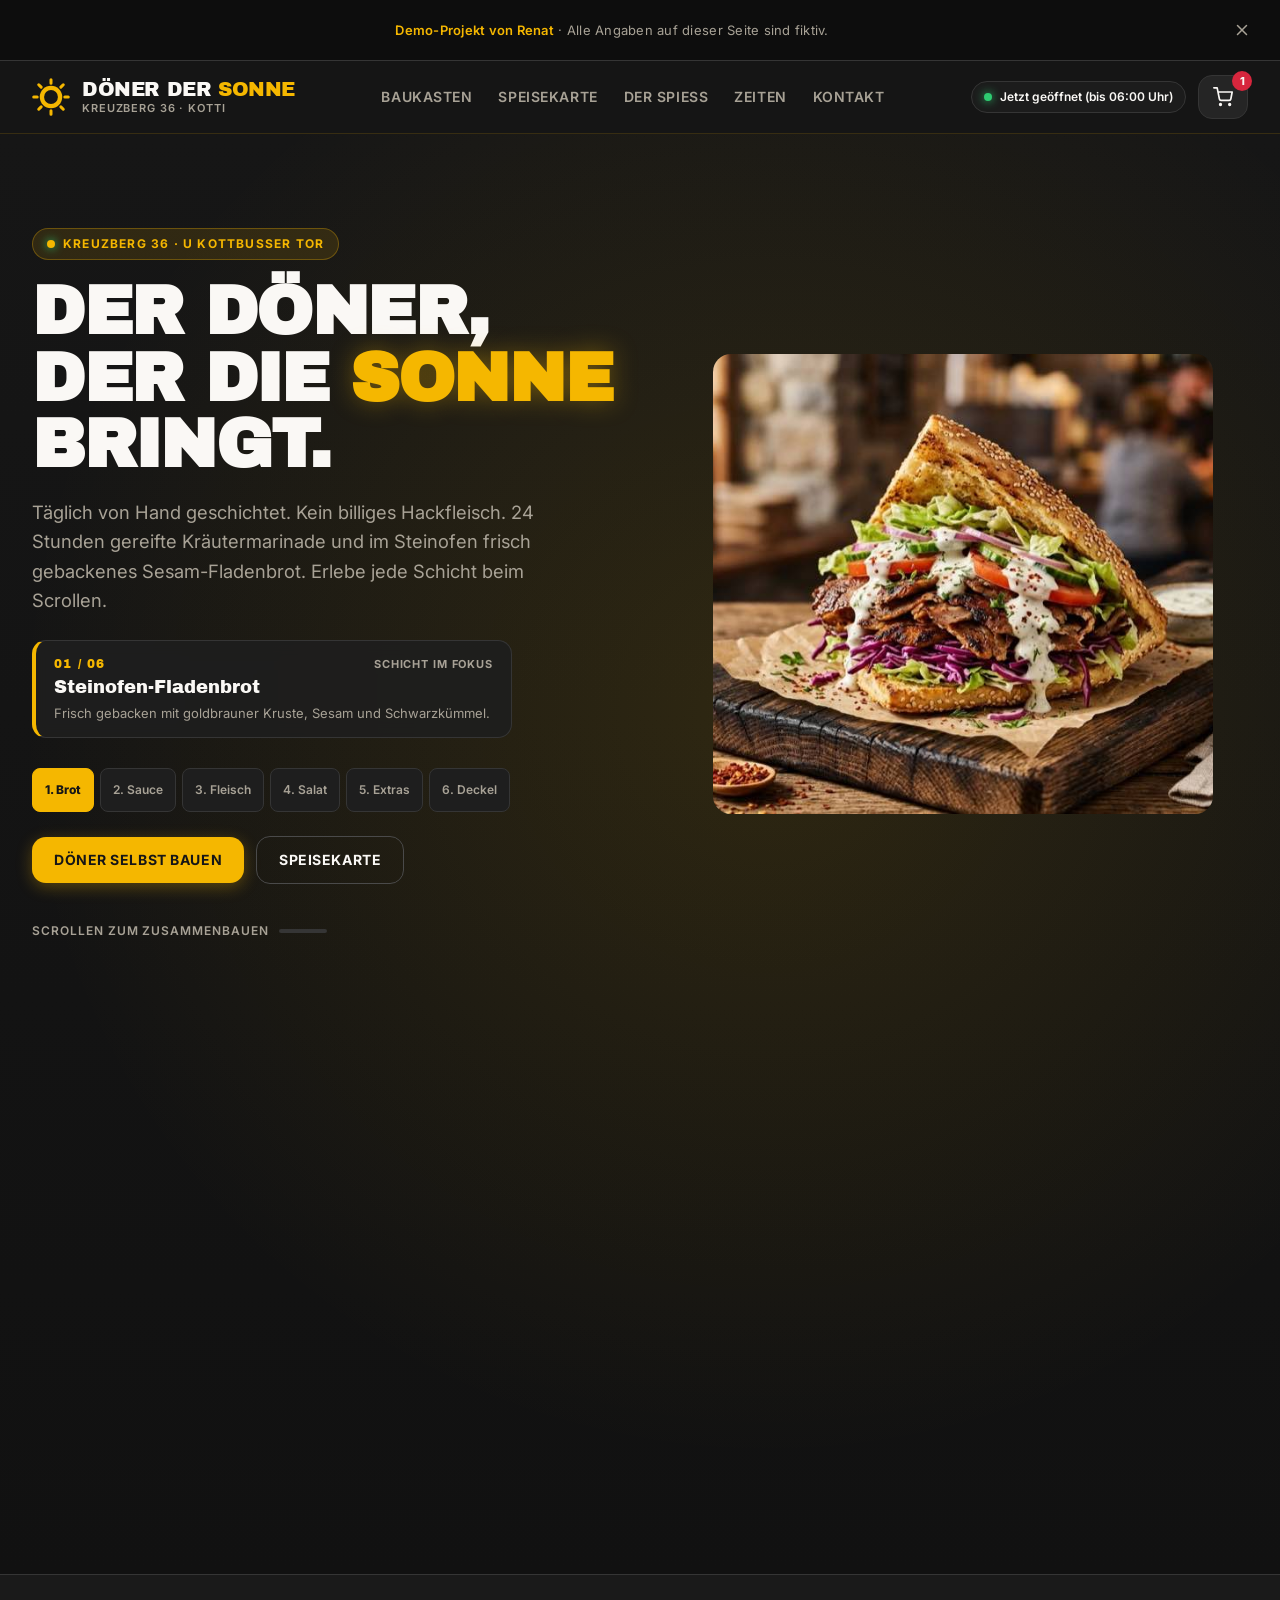
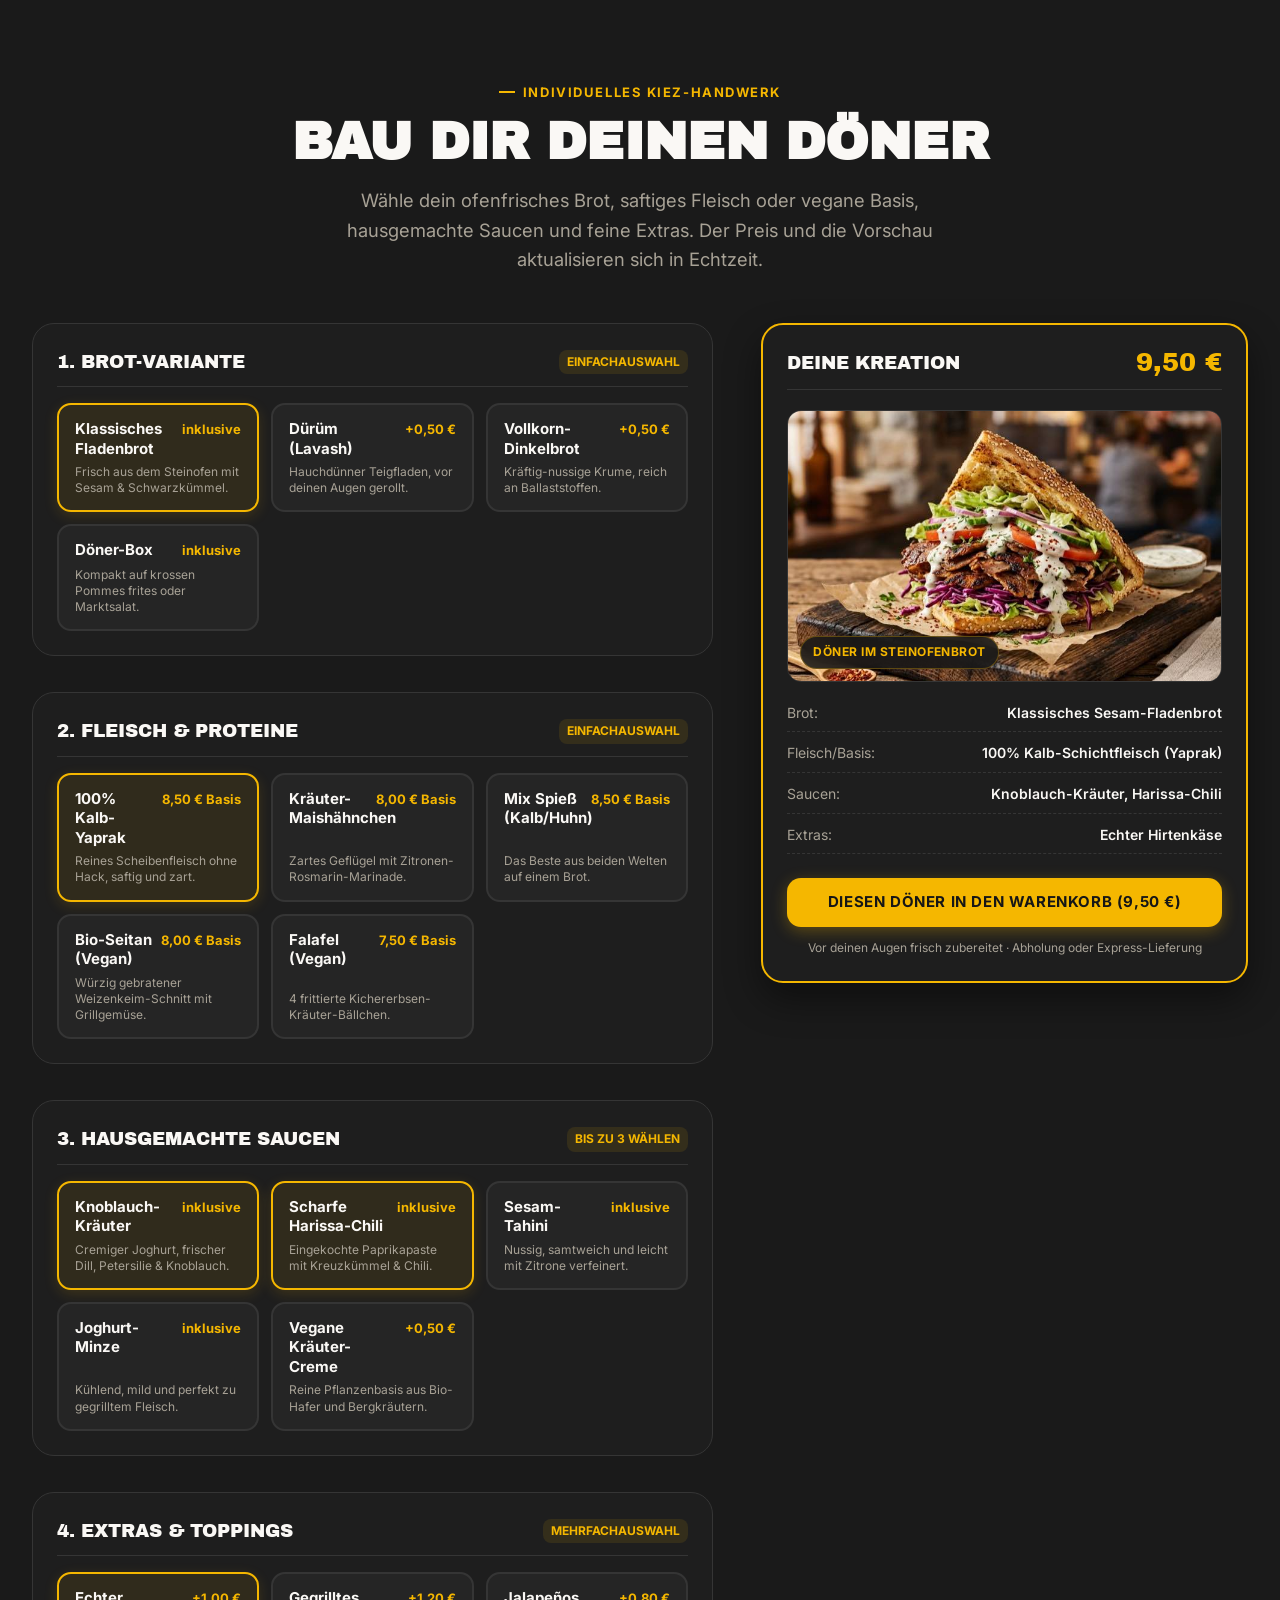
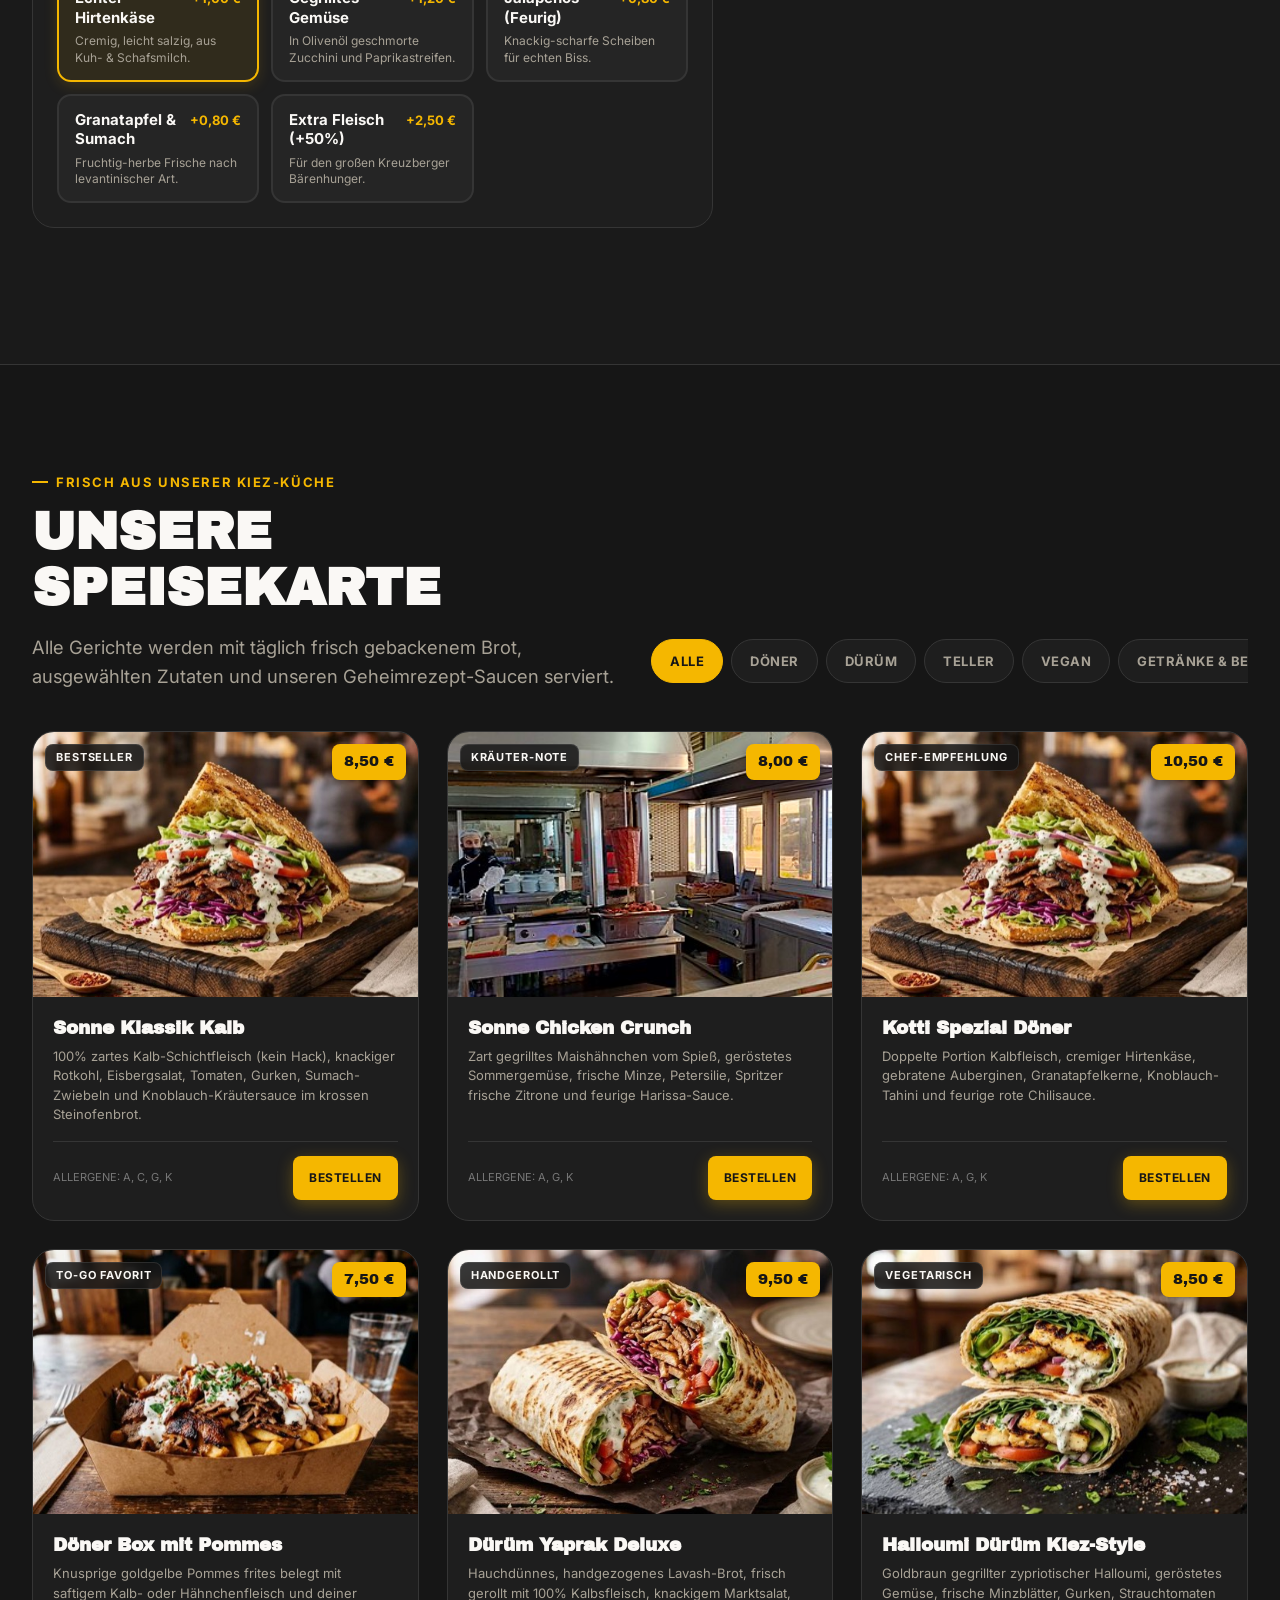
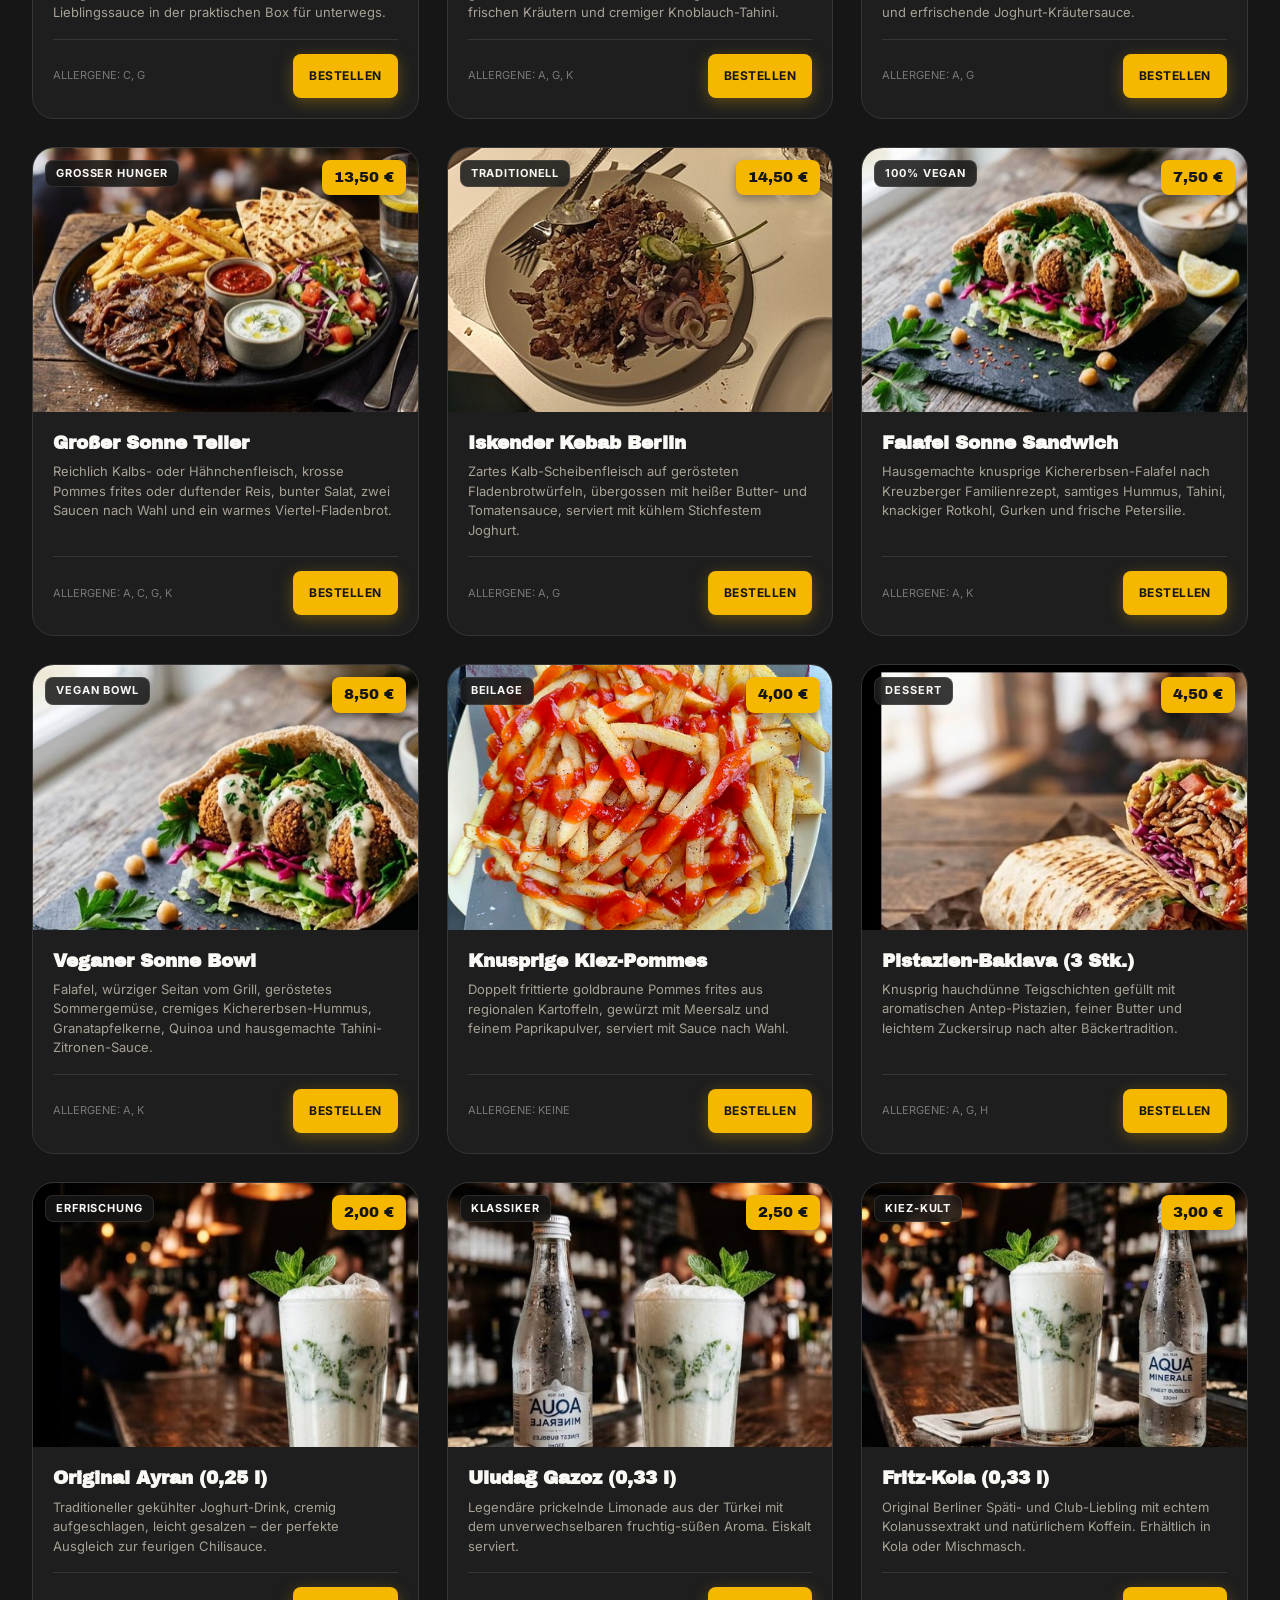
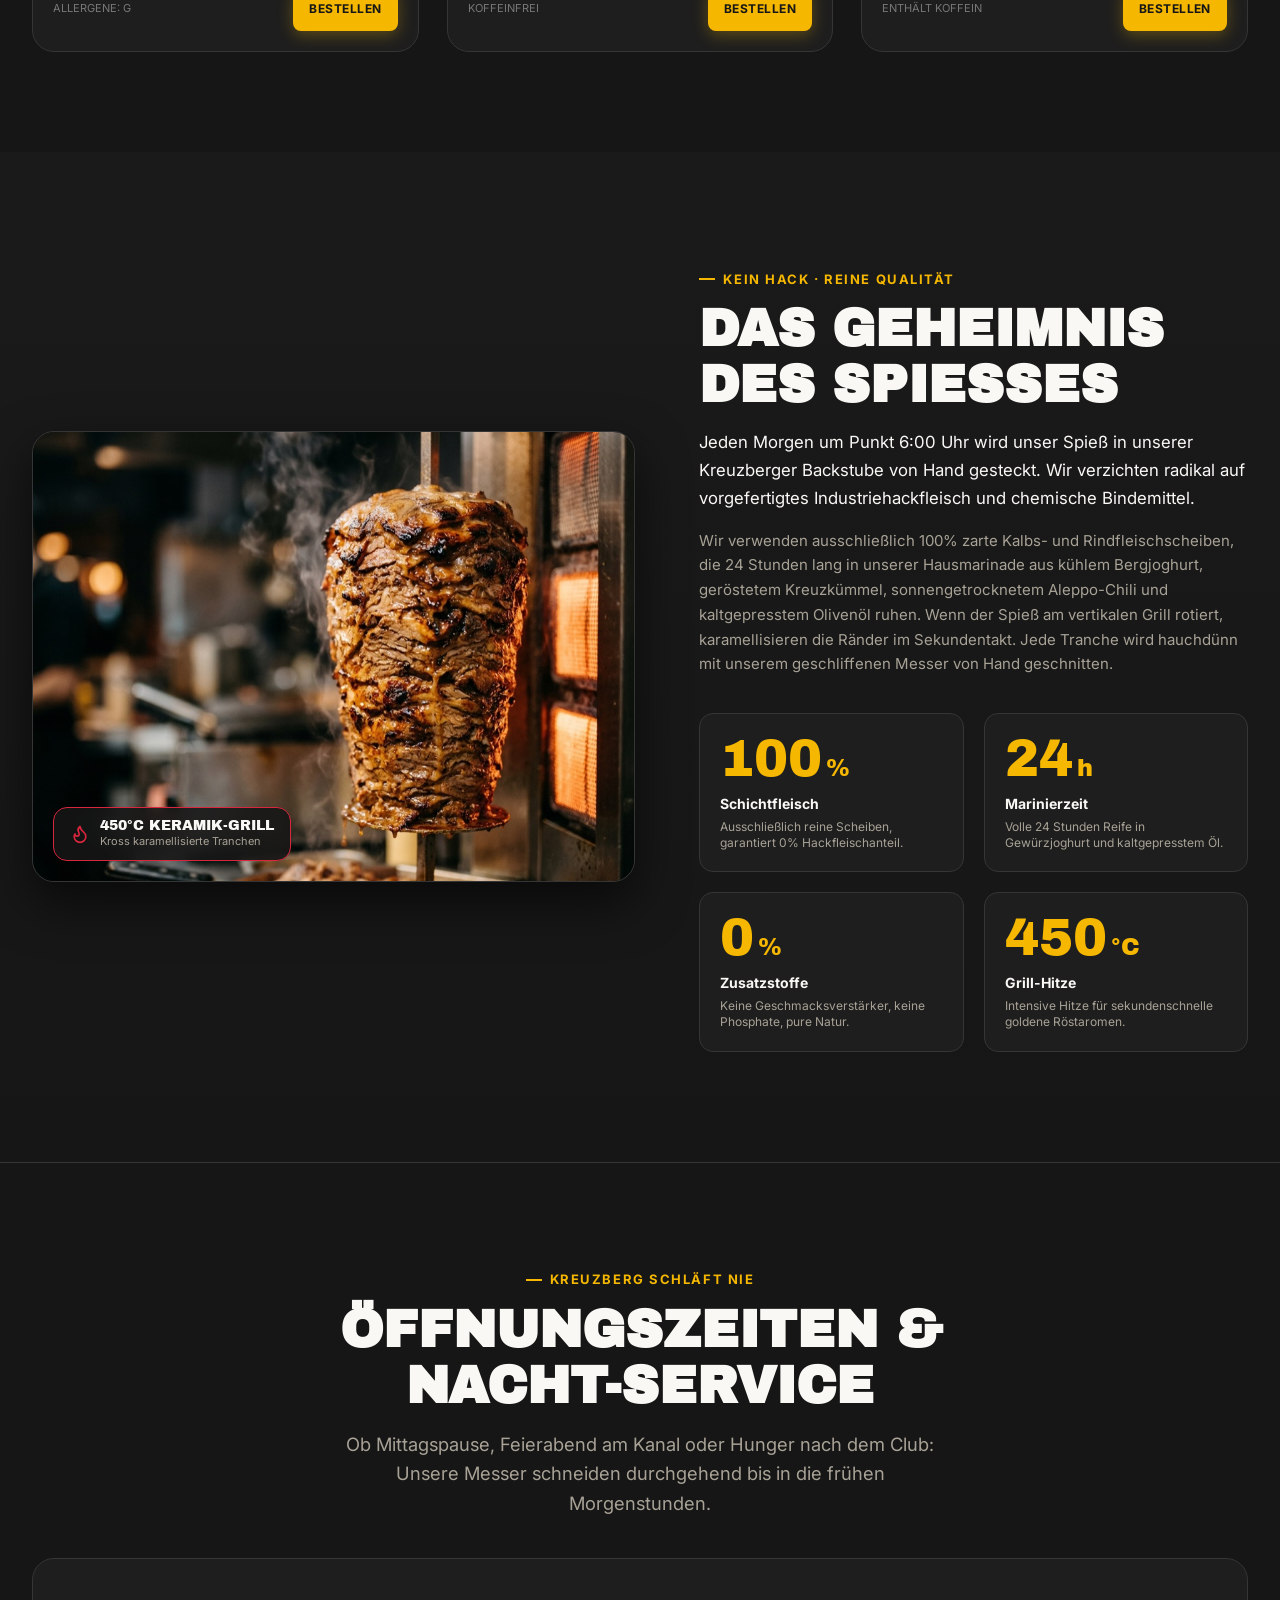
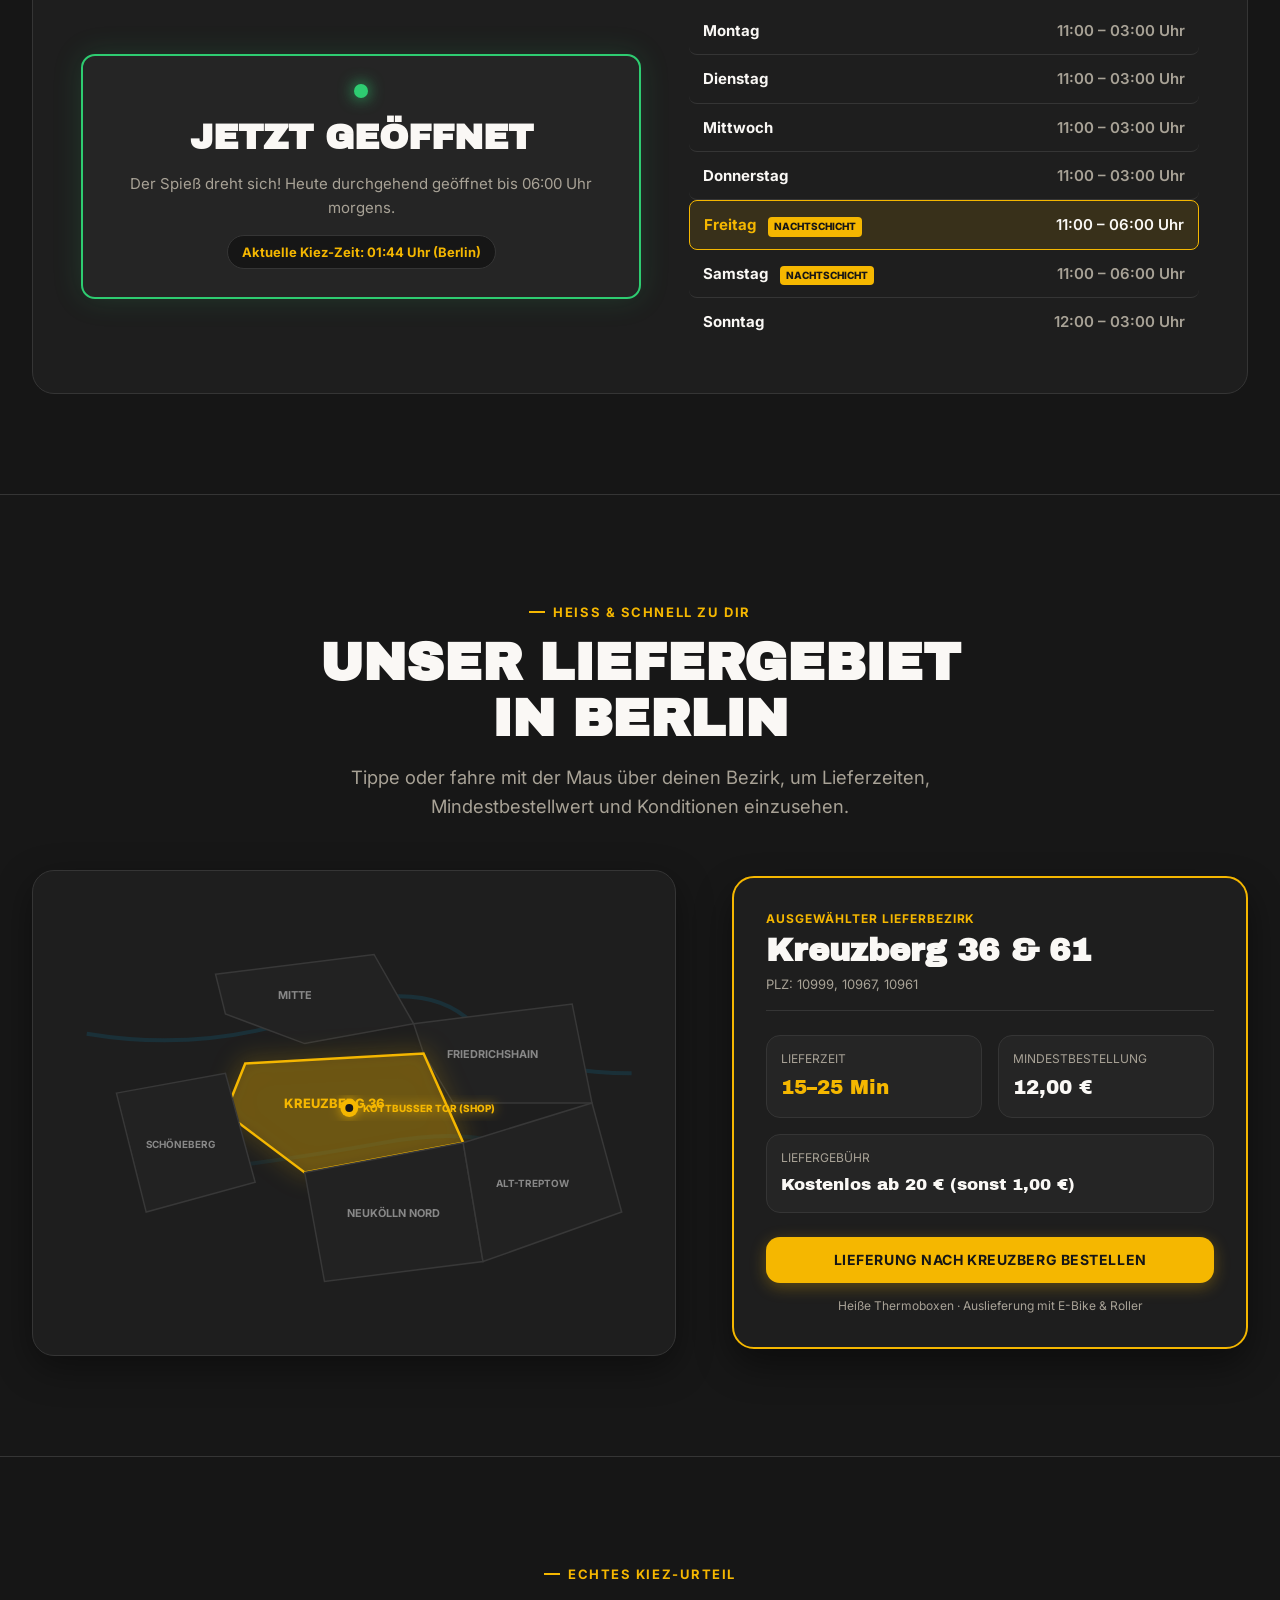
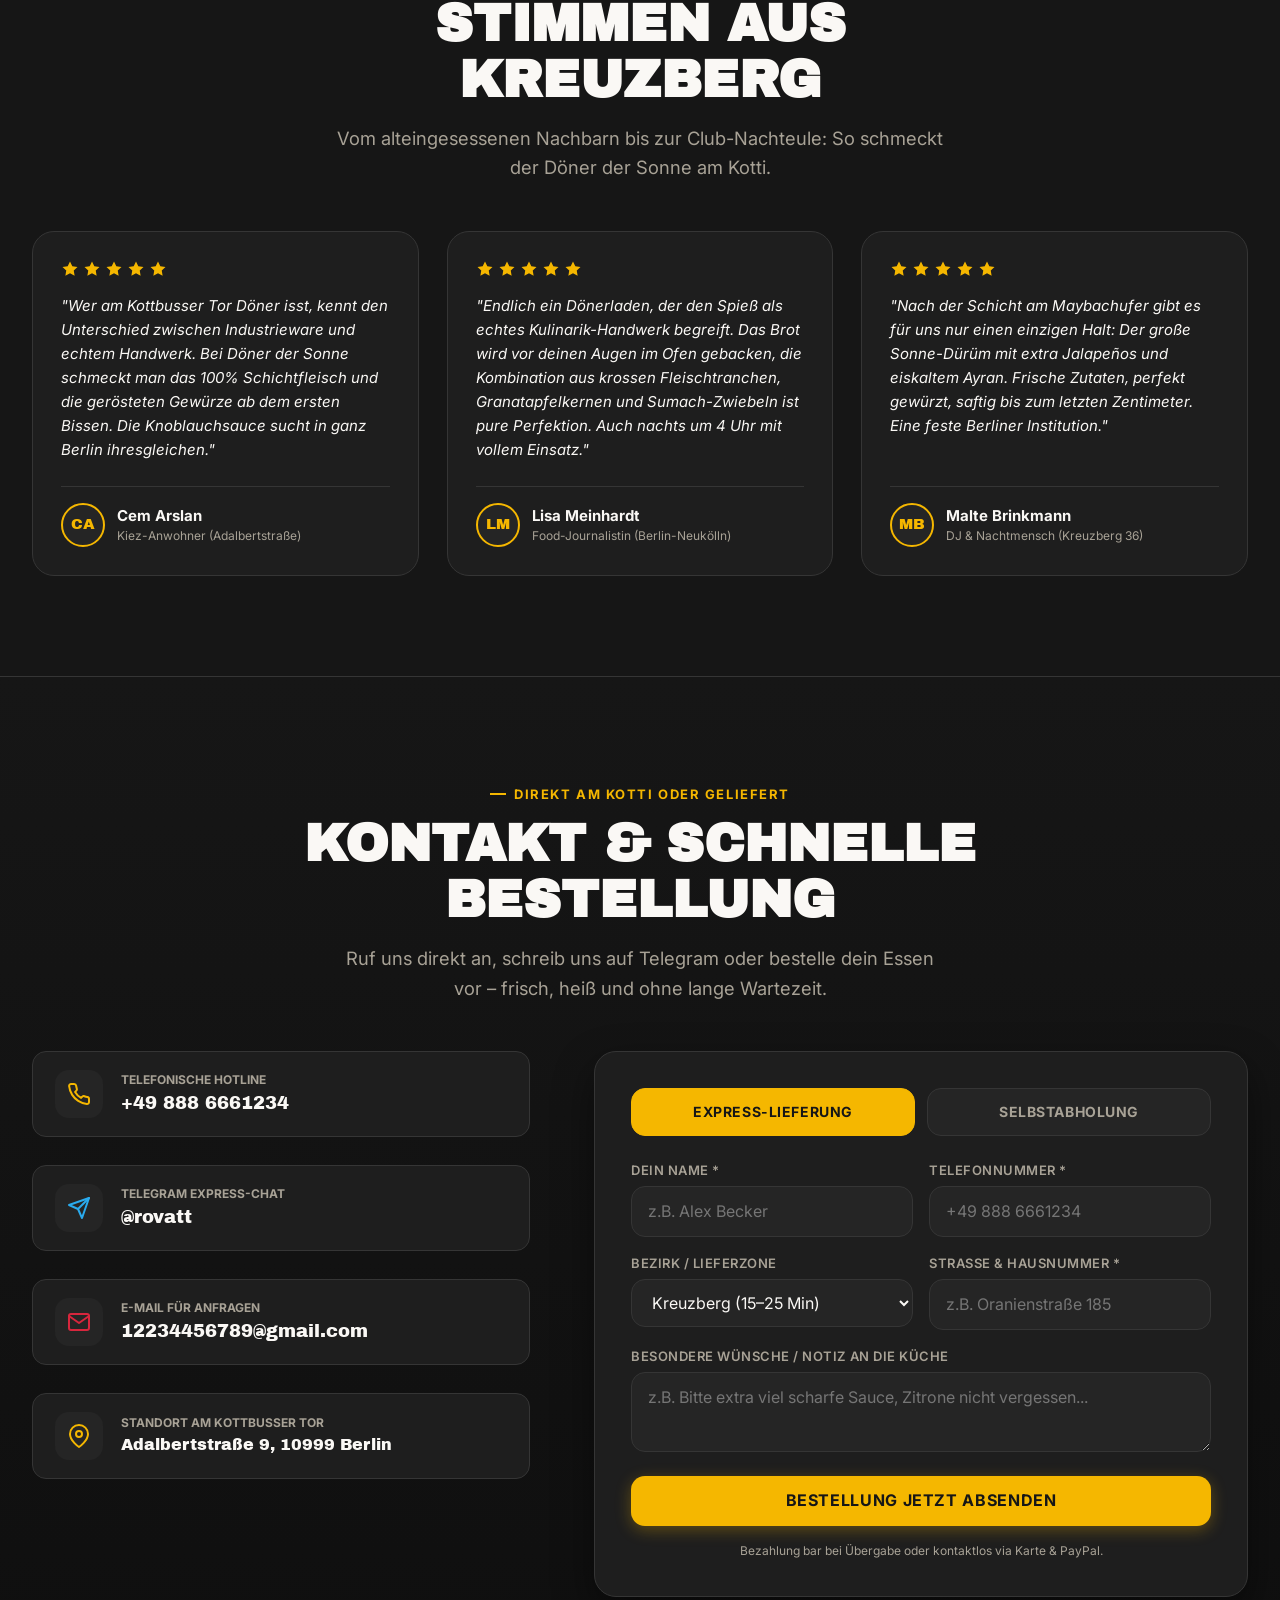
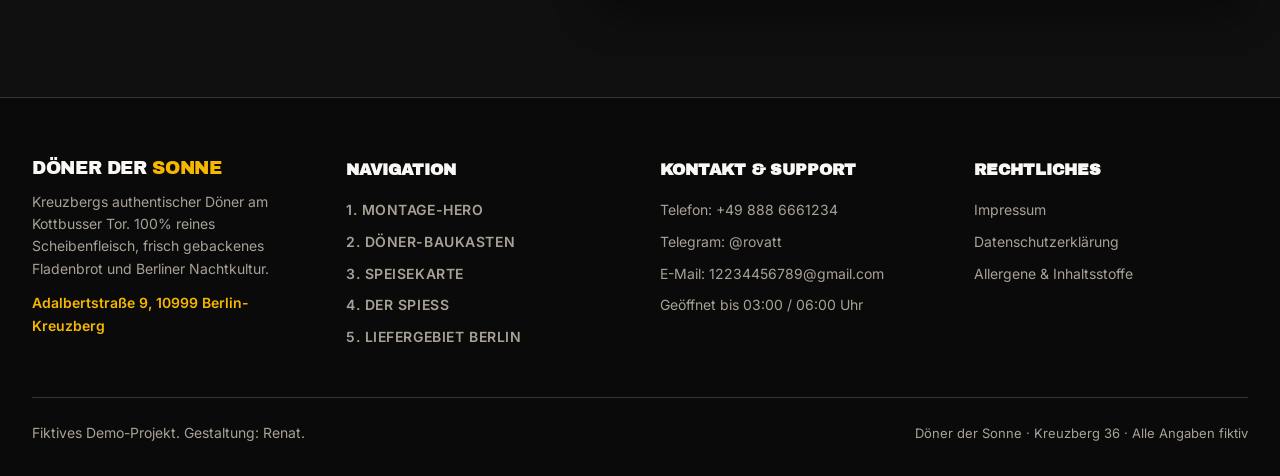
<file: doener/index.html>
<!DOCTYPE html>
<html translate="no" lang="de">
<head>
  <meta charset="utf-8">
  <meta name="viewport" content="width=device-width, initial-scale=1, viewport-fit=cover, maximum-scale=1, user-scalable=no">
  <title>Döner der Sonne · Kreuzbergs Premium Döner am Kottbusser Tor</title>
  <meta name="description" content="100% Schichtfleisch ohne Hack, hausgemachte Marinaden, ofenfrisches Sesam-Fladenbrot und Berliner Nacht-Kultur am Kotti. Täglich frisch gesteckt.">
  <meta name="theme-color" content="#161616">

  <!-- Open Graph -->
  <meta property="og:title" content="Döner der Sonne · Kreuzbergs Premium Döner">
  <meta property="og:description" content="100% Scheibenfleisch, eigenes Steinofenbrot, 24h Marinade. Legendärer Döner in Berlin-Kreuzberg am Kottbusser Tor.">
  <meta property="og:type" content="restaurant">
  <meta property="og:image" content="assets/img/doner_kebab-960.jpg">

  <!-- Google Fonts: Archivo Black + Inter -->
  <link rel="preconnect" href="https://fonts.googleapis.com">
  <link rel="preconnect" href="https://fonts.gstatic.com" crossorigin>
  <link href="https://fonts.googleapis.com/css2?family=Archivo+Black&family=Inter:wght@400;500;600;700;800&display=swap" rel="stylesheet">

  <!-- Favicon SVG -->
  <link rel="icon" href="data:image/svg+xml,%3Csvg xmlns='http://www.w3.org/2000/svg' viewBox='0 0 32 32'%3E%3Ccircle cx='16' cy='16' r='14' fill='%23F5B700'/%3E%3Ccircle cx='16' cy='16' r='9' fill='%23161616'/%3E%3Cpath d='M16 4v4M16 24v4M4 16h4M24 16h4M7.5 7.5l2.8 2.8M21.7 21.7l2.8 2.8M7.5 24.5l2.8-2.8M21.7 10.3l2.8-2.8' stroke='%23F5B700' stroke-width='2.5' stroke-linecap='round'/%3E%3C/svg%3E">

  <!-- Main Stylesheet -->
  <link rel="stylesheet" href="css/style.css">
<meta name="google" content="notranslate">
<style id="lock-fix">html,body{max-width:100%;overflow-x:clip}html{touch-action:pan-y;-webkit-text-size-adjust:100%}img,video,canvas,svg{max-width:100%}</style>
</head>
<body>

  <!-- ========================================================================
       TOP NOTICE BAR (Renat Demo Notice)
       ======================================================================== -->
  <div id="top-notice-bar" class="top-notice-bar" role="region" aria-label="Hinweis zum Demoprojekt">
    <div class="top-notice-bar__inner">
      <div class="top-notice-bar__text">
        <strong>Demo-Projekt von Renat</strong> · Alle Angaben auf dieser Seite sind fiktiv.
      </div>
      <button id="close-notice-btn" class="top-notice-bar__close" aria-label="Hinweisleiste schließen">
        <svg width="18" height="18" viewBox="0 0 24 24" fill="none" stroke="currentColor" stroke-width="2" stroke-linecap="round" stroke-linejoin="round" aria-hidden="true">
          <line x1="18" y1="6" x2="6" y2="18"></line>
          <line x1="6" y1="6" x2="18" y2="18"></line>
        </svg>
      </button>
    </div>
  </div>

  <!-- ========================================================================
       SITE HEADER & NAVIGATION
       ======================================================================== -->
  <header class="site-header">
    <div class="container header-inner">
      <!-- Brand Logo -->
      <a href="#hero" class="logo" aria-label="Döner der Sonne Startseite">
        <svg class="logo-sun" viewBox="0 0 44 44" fill="none" xmlns="http://www.w3.org/2000/svg" aria-hidden="true">
          <circle cx="22" cy="22" r="13" fill="#F5B700"/>
          <circle cx="22" cy="22" r="8" fill="#161616"/>
          <path d="M22 2V6M22 38V42M2 22H6M38 22H42M7.8 7.8L10.6 10.6M33.4 33.4L36.2 36.2M7.8 36.2L10.6 33.4M33.4 10.6L36.2 7.8" stroke="#F5B700" stroke-width="3.5" stroke-linecap="round"/>
        </svg>
        <div class="logo-text-group">
          <span class="logo-title">DÖNER DER <span>SONNE</span></span>
          <span class="logo-sub">KREUZBERG 36 · KOTTI</span>
        </div>
      </a>

      <!-- Desktop Nav -->
      <nav class="main-nav" aria-label="Hauptnavigation">
        <a href="#builder" class="nav-link">Baukasten</a>
        <a href="#menu" class="nav-link">Speisekarte</a>
        <a href="#spiess" class="nav-link">Der Spieß</a>
        <a href="#hours" class="nav-link">Zeiten</a>
        <a href="#contact" class="nav-link">Kontakt</a>
      </nav>

      <!-- Actions -->
      <div class="header-actions">
        <!-- Live Status Pill -->
        <div id="live-status-pill" class="live-status-pill" title="Aktueller Öffnungsstatus">
          <span class="status-dot" aria-hidden="true"></span>
          <span id="live-status-pill-text">Jetzt geöffnet</span>
        </div>

        <!-- Phone Direct -->
        <a href="tel:+498886661234" class="btn btn-outline" style="display: none; padding: 8px 14px; font-size: 0.8125rem;" id="header-phone-link" aria-label="Telefonisch anrufen">
          <svg width="16" height="16" viewBox="0 0 24 24" fill="none" stroke="currentColor" stroke-width="2" stroke-linecap="round" stroke-linejoin="round" aria-hidden="true">
            <path d="M22 16.92v3a2 2 0 0 1-2.18 2 19.79 19.79 0 0 1-8.63-3.07 19.5 19.5 0 0 1-6-6 19.79 19.79 0 0 1-3.07-8.67A2 2 0 0 1 4.11 2h3a2 2 0 0 1 2 1.72 12.84 12.84 0 0 0 .7 2.81 2 2 0 0 1-.45 2.11L8.09 9.91a16 16 0 0 0 6 6l1.27-1.27a2 2 0 0 1 2.11-.45 12.84 12.84 0 0 0 2.81.7A2 2 0 0 1 22 16.92z"></path>
          </svg>
          <span>Anrufen</span>
        </a>

        <!-- Cart Button -->
        <button id="cart-trigger-btn" class="cart-trigger-btn" aria-label="Warenkorb öffnen">
          <svg width="20" height="20" viewBox="0 0 24 24" fill="none" stroke="currentColor" stroke-width="2" stroke-linecap="round" stroke-linejoin="round" aria-hidden="true">
            <circle cx="9" cy="21" r="1"></circle>
            <circle cx="20" cy="21" r="1"></circle>
            <path d="M1 1h4l2.68 13.39a2 2 0 0 0 2 1.61h9.72a2 2 0 0 0 2-1.61L23 6H6"></path>
          </svg>
          <span class="cart-count-badge">1</span>
        </button>

        <!-- Mobile Menu Toggle -->
        <button id="mobile-toggle" class="mobile-toggle" aria-label="Menü öffnen" aria-expanded="false">
          <svg width="22" height="22" viewBox="0 0 24 24" fill="none" stroke="currentColor" stroke-width="2" stroke-linecap="round" stroke-linejoin="round" aria-hidden="true">
            <line x1="3" y1="12" x2="21" y2="12"></line>
            <line x1="3" y1="6" x2="21" y2="6"></line>
            <line x1="3" y1="18" x2="21" y2="18"></line>
          </svg>
        </button>
      </div>
    </div>
  </header>

  <!-- Mobile Drawer Menu -->
  <div id="mobile-nav-drawer" class="mobile-nav-drawer" aria-label="Mobiles Navigationsmenü">
    <a href="#hero" class="nav-link">1. Montage & Hero</a>
    <a href="#builder" class="nav-link">2. Baukasten</a>
    <a href="#menu" class="nav-link">3. Speisekarte</a>
    <a href="#spiess" class="nav-link">4. Der Spieß</a>
    <a href="#hours" class="nav-link">5. Öffnungszeiten</a>
    <a href="#delivery" class="nav-link">6. Liefergebiet</a>
    <a href="#reviews" class="nav-link">7. Kiez-Stimmen</a>
    <a href="#contact" class="nav-link">8. Kontakt & Bestellen</a>
    <div style="margin-top: auto; display: flex; flex-direction: column; gap: 10px;">
      <a href="tel:+498886661234" class="btn btn-primary" style="width: 100%;">
        Telefon: +49 888 6661234
      </a>
      <a href="https://t.me/rovatt" target="_blank" rel="noopener" class="btn btn-outline" style="width: 100%;">
        Telegram: @rovatt
      </a>
    </div>
  </div>

  <main>
    <!-- ======================================================================
         1. HERO: LAYERED DÖNER ASSEMBLY & STEAM PARTICLES
         ====================================================================== -->
    <section id="hero" class="hero-scroll-wrapper">
      <div class="hero-sticky-frame">
        <div class="container hero-content-grid">
          
          <!-- Left Column: Typography & Step Tracker -->
          <div class="hero-text-col">
            <div class="hero-location-badge">
              <span class="status-dot" style="background-color: var(--sun-yellow);" aria-hidden="true"></span>
              Kreuzberg 36 · U Kottbusser Tor
            </div>

            <h1 class="hero-title">
              DER DÖNER, DER DIE <span class="highlight-yellow">SONNE</span> BRINGT.
            </h1>

            <p class="hero-description">
              Täglich von Hand geschichtet. Kein billiges Hackfleisch. 24 Stunden gereifte Kräutermarinade und im Steinofen frisch gebackenes Sesam-Fladenbrot. Erlebe jede Schicht beim Scrollen.
            </p>

            <!-- Dynamic Assembly Step Card -->
            <div class="assembly-step-card" id="assembly-step-card" aria-live="polite">
              <div class="step-card-meta">
                <span class="step-card-num" id="step-card-num">01 / 06</span>
                <span class="step-card-indicator">Schicht im Fokus</span>
              </div>
              <div class="step-card-name" id="step-card-name">Steinofen-Fladenbrot</div>
              <div class="step-card-desc" id="step-card-desc">Frisch gebacken mit goldbrauner Kruste, Sesam und Schwarzkümmel.</div>
            </div>

            <!-- Scrubber Pills -->
            <div class="assembly-pills-row" aria-label="Schichten direkt ansteuern">
              <button class="pill-step-btn is-active" data-step="0">1. Brot</button>
              <button class="pill-step-btn" data-step="1">2. Sauce</button>
              <button class="pill-step-btn" data-step="2">3. Fleisch</button>
              <button class="pill-step-btn" data-step="3">4. Salat</button>
              <button class="pill-step-btn" data-step="4">5. Extras</button>
              <button class="pill-step-btn" data-step="5">6. Deckel</button>
            </div>

            <!-- Action Buttons -->
            <div class="hero-btn-group" style="margin-top: 24px;">
              <a href="#builder" class="btn btn-primary">
                Döner selbst bauen
              </a>
              <a href="#menu" class="btn btn-outline">
                Speisekarte
              </a>
            </div>

            <!-- Scroll Indicator -->
            <div class="hero-scroll-hint" aria-hidden="true">
              <span>Scrollen zum Zusammenbauen</span>
              <div class="scroll-hint-bar">
                <div class="scroll-hint-fill" id="scroll-hint-fill"></div>
              </div>
            </div>
          </div>

          <!-- Right Column: Interactive Layered Döner Assembly & Steam Canvas -->
          <div class="hero-stage-col" aria-hidden="true">
            <div class="doner-assembly-viewport">
              
              <!-- Steam Canvas Effect -->
              <canvas id="steam-canvas" width="460" height="440"></canvas>

              <!-- Radial Assembled Glow -->
              <div class="assembly-glow" id="assembly-glow"></div>

              <!-- Döner Assembly Layers -->
              <div class="doner-layer-stack" id="doner-layer-stack">

                <!-- 1. Bottom Bread Layer -->
                <div class="doner-layer layer-bottom-bread" id="layer-bottom-bread">
                  <svg viewBox="0 0 380 180" fill="none" xmlns="http://www.w3.org/2000/svg">
                    <defs>
                      <linearGradient id="breadGradBottom" x1="50%" y1="0%" x2="50%" y2="100%">
                        <stop offset="0%" stop-color="#E59B3C"/>
                        <stop offset="60%" stop-color="#C27A23"/>
                        <stop offset="100%" stop-color="#7C470E"/>
                      </linearGradient>
                      <filter id="breadShadow" x="-10%" y="-10%" width="130%" height="130%">
                        <feDropShadow dx="0" dy="16" stdDeviation="12" flood-color="#000" flood-opacity="0.6"/>
                      </filter>
                    </defs>
                    <!-- Bottom Bread Crust Contour -->
                    <path d="M20 90 C 70 145, 310 145, 360 90 C 375 75, 350 50, 190 45 C 30 50, 5 75, 20 90 Z" fill="url(#breadGradBottom)" filter="url(#breadShadow)"/>
                    <path d="M40 85 C 90 120, 290 120, 340 85 C 330 65, 260 55, 190 55 C 120 55, 50 65, 40 85 Z" fill="#F4CF96" opacity="0.9"/>
                    <!-- Baked Sesame & Nigella Seeds -->
                    <circle cx="80" cy="95" r="3" fill="#FFECCC"/><circle cx="83" cy="97" r="2" fill="#1C140A"/>
                    <circle cx="140" cy="108" r="3" fill="#FFECCC"/><circle cx="143" cy="110" r="2.5" fill="#1C140A"/>
                    <circle cx="210" cy="112" r="3" fill="#FFECCC"/><circle cx="213" cy="114" r="2" fill="#1C140A"/>
                    <circle cx="280" cy="102" r="3" fill="#FFECCC"/><circle cx="283" cy="104" r="2.5" fill="#1C140A"/>
                    <circle cx="180" cy="98" r="3.5" fill="#FFECCC"/>
                    <circle cx="250" cy="94" r="3" fill="#FFECCC"/>
                  </svg>
                </div>

                <!-- 2. Sauce Foundation Layer -->
                <div class="doner-layer layer-sauce" id="layer-sauce">
                  <svg viewBox="0 0 380 150" fill="none" xmlns="http://www.w3.org/2000/svg">
                    <!-- Creamy Garlic-Herb Waves -->
                    <path d="M50 70 C 80 50, 110 85, 150 65 C 190 45, 230 80, 280 60 C 320 45, 340 75, 330 85 C 290 105, 230 95, 180 105 C 120 115, 70 95, 50 70 Z" fill="#F7F5EE" opacity="0.95"/>
                    <!-- Tahini Gold Ripples -->
                    <path d="M75 75 C 120 60, 160 80, 210 70 C 260 60, 295 78, 310 82" stroke="#CCA056" stroke-width="6" stroke-linecap="round" opacity="0.8"/>
                    <!-- Chopped Herbs -->
                    <circle cx="95" cy="72" r="2" fill="#2E7D32"/>
                    <circle cx="130" cy="65" r="2.5" fill="#1B5E20"/>
                    <circle cx="165" cy="78" r="2" fill="#2E7D32"/>
                    <circle cx="225" cy="68" r="2.5" fill="#1B5E20"/>
                    <circle cx="270" cy="75" r="2" fill="#2E7D32"/>
                  </svg>
                </div>

                <!-- 3. Meat Layer (100% Yaprak Veal Slices) -->
                <div class="doner-layer layer-meat" id="layer-meat">
                  <svg viewBox="0 0 380 160" fill="none" xmlns="http://www.w3.org/2000/svg">
                    <defs>
                      <linearGradient id="meatGrad" x1="0%" y1="0%" x2="100%" y2="100%">
                        <stop offset="0%" stop-color="#542813"/>
                        <stop offset="35%" stop-color="#874720"/>
                        <stop offset="70%" stop-color="#A85929"/>
                        <stop offset="100%" stop-color="#3D1807"/>
                      </linearGradient>
                    </defs>
                    <!-- Layered Roasted Slices with Charred Crispy Edges -->
                    <path d="M40 75 Q 70 50 110 65 Q 150 80 180 60 Q 220 40 260 65 Q 310 50 340 75 Q 310 110 260 95 Q 210 115 170 100 Q 110 115 70 95 Q 40 85 40 75 Z" fill="url(#meatGrad)"/>
                    <!-- Distinct shaved ribbons -->
                    <path d="M60 70 C 90 55, 130 85, 170 70" stroke="#2B1004" stroke-width="5" stroke-linecap="round"/>
                    <path d="M165 72 C 205 55, 245 80, 290 65" stroke="#2B1004" stroke-width="5" stroke-linecap="round"/>
                    <path d="M90 85 C 130 70, 180 95, 230 80" stroke="#FFBF75" stroke-width="3" stroke-linecap="round" opacity="0.6"/>
                    <path d="M210 85 C 250 72, 280 90, 315 80" stroke="#2B1004" stroke-width="4.5" stroke-linecap="round"/>
                  </svg>
                </div>

                <!-- 4. Fresh Salad & Herbs Layer -->
                <div class="doner-layer layer-salad" id="layer-salad">
                  <svg viewBox="0 0 380 160" fill="none" xmlns="http://www.w3.org/2000/svg">
                    <!-- Red Cabbage Ribbons -->
                    <path d="M55 60 Q 75 40 100 65 Q 120 90 145 65" stroke="#7A1D54" stroke-width="7" stroke-linecap="round"/>
                    <path d="M220 55 Q 245 35 270 60 Q 295 85 320 60" stroke="#8E2463" stroke-width="8" stroke-linecap="round"/>
                    <path d="M130 75 Q 160 50 190 70 Q 210 85 235 65" stroke="#681545" stroke-width="7" stroke-linecap="round"/>
                    <!-- Crisp Green Iceberg / Romaine Lettuce -->
                    <path d="M70 50 Q 95 30 120 50 Q 140 70 165 45 Q 190 25 215 50 Q 245 30 275 55 Q 300 40 325 55" fill="#4CAF50" opacity="0.9"/>
                    <!-- Ripe Red Tomatoes -->
                    <circle cx="115" cy="52" r="14" fill="#D7263D"/>
                    <circle cx="255" cy="48" r="15" fill="#D7263D"/>
                    <circle cx="185" cy="42" r="13" fill="#D7263D"/>
                    <!-- Cucumber Ribbons -->
                    <ellipse cx="145" cy="48" rx="16" ry="7" fill="#81C784" stroke="#2E7D32" stroke-width="2" transform="rotate(-15 145 48)"/>
                    <ellipse cx="225" cy="46" rx="16" ry="7" fill="#81C784" stroke="#2E7D32" stroke-width="2" transform="rotate(20 225 46)"/>
                    <!-- Sumac Red Onions -->
                    <path d="M85 45 Q 105 25 130 45" stroke="#A83279" stroke-width="4" stroke-linecap="round"/>
                    <path d="M260 40 Q 280 20 305 40" stroke="#A83279" stroke-width="4" stroke-linecap="round"/>
                  </svg>
                </div>

                <!-- 5. Extras, Feta & Harissa Layer -->
                <div class="doner-layer layer-extras" id="layer-extras">
                  <svg viewBox="0 0 380 150" fill="none" xmlns="http://www.w3.org/2000/svg">
                    <!-- Feta / Hirtenkäse Cubes -->
                    <rect x="90" y="42" width="16" height="15" rx="3" fill="#FFFDF8" stroke="#E6E0D2" stroke-width="1.5" transform="rotate(12 90 42)"/>
                    <rect x="165" y="32" width="18" height="17" rx="3" fill="#FFFDF8" stroke="#E6E0D2" stroke-width="1.5" transform="rotate(-8 165 32)"/>
                    <rect x="245" y="36" width="17" height="16" rx="3" fill="#FFFDF8" stroke="#E6E0D2" stroke-width="1.5" transform="rotate(18 245 36)"/>
                    <!-- Grilled Zucchini & Pepper strips -->
                    <path d="M125 35 Q 145 25 160 40" stroke="#E65100" stroke-width="6" stroke-linecap="round"/>
                    <path d="M205 32 Q 225 22 240 38" stroke="#33691E" stroke-width="6" stroke-linecap="round"/>
                    <!-- Spicy Harissa Chili Drizzle -->
                    <path d="M80 50 Q 120 20 160 45 Q 200 15 240 40 Q 280 15 310 45" stroke="#D7263D" stroke-width="5" stroke-linecap="round"/>
                    <circle cx="105" cy="46" r="3" fill="#D7263D"/>
                    <circle cx="190" cy="38" r="3.5" fill="#D7263D"/>
                    <circle cx="280" cy="42" r="3" fill="#D7263D"/>
                  </svg>
                </div>

                <!-- 6. Top Bread Lid Layer -->
                <div class="doner-layer layer-top-bread" id="layer-top-bread">
                  <svg viewBox="0 0 380 200" fill="none" xmlns="http://www.w3.org/2000/svg">
                    <defs>
                      <linearGradient id="breadGradTop" x1="50%" y1="0%" x2="50%" y2="100%">
                        <stop offset="0%" stop-color="#F2AE4E"/>
                        <stop offset="50%" stop-color="#D98A28"/>
                        <stop offset="100%" stop-color="#995813"/>
                      </linearGradient>
                      <filter id="topBreadShadow" x="-10%" y="-10%" width="130%" height="130%">
                        <feDropShadow dx="0" dy="14" stdDeviation="10" flood-color="#000" flood-opacity="0.5"/>
                      </filter>
                    </defs>
                    <!-- Golden Puffed Bread Wedge Lid -->
                    <path d="M30 110 C 60 40, 320 40, 350 110 C 360 135, 330 145, 190 148 C 50 145, 20 135, 30 110 Z" fill="url(#breadGradTop)" filter="url(#topBreadShadow)"/>
                    <!-- Surface highlights & crust cuts -->
                    <path d="M60 95 C 100 65, 170 55, 230 60 C 290 65, 320 85, 335 105" stroke="#FCE0B6" stroke-width="4" stroke-linecap="round" opacity="0.65"/>
                    <path d="M110 80 Q 190 70 270 80" stroke="#87470E" stroke-width="3" stroke-linecap="round" opacity="0.8"/>
                    <!-- Baked Sesame & Nigella Seeds on Top -->
                    <circle cx="95" cy="88" r="3.5" fill="#FFF2DC"/><circle cx="98" cy="90" r="2.5" fill="#1A1208"/>
                    <circle cx="150" cy="72" r="3.5" fill="#FFF2DC"/><circle cx="153" cy="74" r="2.5" fill="#1A1208"/>
                    <circle cx="205" cy="68" r="4" fill="#FFF2DC"/><circle cx="209" cy="70" r="2.8" fill="#1A1208"/>
                    <circle cx="260" cy="75" r="3.5" fill="#FFF2DC"/><circle cx="263" cy="77" r="2.5" fill="#1A1208"/>
                    <circle cx="305" cy="95" r="3.5" fill="#FFF2DC"/><circle cx="308" cy="97" r="2.5" fill="#1A1208"/>
                    <circle cx="175" cy="85" r="3" fill="#FFF2DC"/>
                    <circle cx="235" cy="88" r="3" fill="#FFF2DC"/>
                    <circle cx="125" cy="98" r="2.5" fill="#1A1208"/>
                    <circle cx="250" cy="100" r="2.5" fill="#1A1208"/>
                  </svg>
                </div>

              </div>
            </div>
          </div>

        </div>
      </div>
    </section>

    <!-- ======================================================================
         2. "BAU DIR DEINEN DÖNER" (Interactive Builder)
         ====================================================================== -->
    <section id="builder" class="builder-section">
      <div class="container">
        
        <div class="section-head text-center" style="text-align: center; max-width: 720px; margin: 0 auto;">
          <span class="section-eyebrow">Individuelles Kiez-Handwerk</span>
          <h2 class="section-title">BAU DIR DEINEN DÖNER</h2>
          <p class="section-subtitle" style="margin: 0 auto;">
            Wähle dein ofenfrisches Brot, saftiges Fleisch oder vegane Basis, hausgemachte Saucen und feine Extras. Der Preis und die Vorschau aktualisieren sich in Echtzeit.
          </p>
        </div>

        <div class="builder-layout">
          
          <!-- Options Column -->
          <div class="builder-controls-col">
            
            <!-- 1. Brot Type -->
            <div class="builder-group">
              <div class="builder-group-title">
                <span>1. Brot-Variante</span>
                <span class="builder-group-tag">Einfachauswahl</span>
              </div>
              <div class="builder-options-grid">
                <div class="builder-option-card is-selected" data-type="bread" data-name="Klassisches Sesam-Fladenbrot" data-price="0.00" tabindex="0" role="button">
                  <div class="option-head">
                    <span class="option-name">Klassisches Fladenbrot</span>
                    <span class="option-price">inklusive</span>
                  </div>
                  <p class="option-desc">Frisch aus dem Steinofen mit Sesam & Schwarzkümmel.</p>
                </div>

                <div class="builder-option-card" data-type="bread" data-name="Dürüm (Dünnes Lavash)" data-price="0.50" tabindex="0" role="button">
                  <div class="option-head">
                    <span class="option-name">Dürüm (Lavash)</span>
                    <span class="option-price">+0,50 €</span>
                  </div>
                  <p class="option-desc">Hauchdünner Teigfladen, vor deinen Augen gerollt.</p>
                </div>

                <div class="builder-option-card" data-type="bread" data-name="Vollkorn-Dinkelbrot" data-price="0.50" tabindex="0" role="button">
                  <div class="option-head">
                    <span class="option-name">Vollkorn-Dinkelbrot</span>
                    <span class="option-price">+0,50 €</span>
                  </div>
                  <p class="option-desc">Kräftig-nussige Krume, reich an Ballaststoffen.</p>
                </div>

                <div class="builder-option-card" data-type="bread" data-name="Döner-Box (Ohne Brot)" data-price="0.00" tabindex="0" role="button">
                  <div class="option-head">
                    <span class="option-name">Döner-Box</span>
                    <span class="option-price">inklusive</span>
                  </div>
                  <p class="option-desc">Kompakt auf krossen Pommes frites oder Marktsalat.</p>
                </div>
              </div>
            </div>

            <!-- 2. Fleisch / Basis -->
            <div class="builder-group">
              <div class="builder-group-title">
                <span>2. Fleisch & Proteine</span>
                <span class="builder-group-tag">Einfachauswahl</span>
              </div>
              <div class="builder-options-grid">
                <div class="builder-option-card is-selected" data-type="meat" data-name="100% Kalb-Schichtfleisch (Yaprak)" data-price="8.50" tabindex="0" role="button">
                  <div class="option-head">
                    <span class="option-name">100% Kalb-Yaprak</span>
                    <span class="option-price">8,50 € Basis</span>
                  </div>
                  <p class="option-desc">Reines Scheibenfleisch ohne Hack, saftig und zart.</p>
                </div>

                <div class="builder-option-card" data-type="meat" data-name="Kräuter-Maishähnchen" data-price="8.00" tabindex="0" role="button">
                  <div class="option-head">
                    <span class="option-name">Kräuter-Maishähnchen</span>
                    <span class="option-price">8,00 € Basis</span>
                  </div>
                  <p class="option-desc">Zartes Geflügel mit Zitronen-Rosmarin-Marinade.</p>
                </div>

                <div class="builder-option-card" data-type="meat" data-name="Gemischter Spieß (Kalb & Huhn)" data-price="8.50" tabindex="0" role="button">
                  <div class="option-head">
                    <span class="option-name">Mix Spieß (Kalb/Huhn)</span>
                    <span class="option-price">8,50 € Basis</span>
                  </div>
                  <p class="option-desc">Das Beste aus beiden Welten auf einem Brot.</p>
                </div>

                <div class="builder-option-card" data-type="meat" data-name="Bio-Seitan Kebab (Vegan)" data-price="8.00" tabindex="0" role="button">
                  <div class="option-head">
                    <span class="option-name">Bio-Seitan (Vegan)</span>
                    <span class="option-price">8,00 € Basis</span>
                  </div>
                  <p class="option-desc">Würzig gebratener Weizenkeim-Schnitt mit Grillgemüse.</p>
                </div>

                <div class="builder-option-card" data-type="meat" data-name="Hausgemachte Falafel (Vegan)" data-price="7.50" tabindex="0" role="button">
                  <div class="option-head">
                    <span class="option-name">Falafel (Vegan)</span>
                    <span class="option-price">7,50 € Basis</span>
                  </div>
                  <p class="option-desc">4 frittierte Kichererbsen-Kräuter-Bällchen.</p>
                </div>
              </div>
            </div>

            <!-- 3. Saucen -->
            <div class="builder-group">
              <div class="builder-group-title">
                <span>3. Hausgemachte Saucen</span>
                <span class="builder-group-tag">Bis zu 3 wählen</span>
              </div>
              <div class="builder-options-grid">
                <div class="builder-option-card is-selected" data-type="sauce" data-name="Hausgemachte Knoblauch-Kräuter" data-price="0.00" tabindex="0" role="button">
                  <div class="option-head">
                    <span class="option-name">Knoblauch-Kräuter</span>
                    <span class="option-price">inklusive</span>
                  </div>
                  <p class="option-desc">Cremiger Joghurt, frischer Dill, Petersilie & Knoblauch.</p>
                </div>

                <div class="builder-option-card is-selected" data-type="sauce" data-name="Feurige Harissa-Chilisauce" data-price="0.00" tabindex="0" role="button">
                  <div class="option-head">
                    <span class="option-name">Scharfe Harissa-Chili</span>
                    <span class="option-price">inklusive</span>
                  </div>
                  <p class="option-desc">Eingekochte Paprikapaste mit Kreuzkümmel & Chili.</p>
                </div>

                <div class="builder-option-card" data-type="sauce" data-name="Samtige Sesam-Tahini" data-price="0.00" tabindex="0" role="button">
                  <div class="option-head">
                    <span class="option-name">Sesam-Tahini</span>
                    <span class="option-price">inklusive</span>
                  </div>
                  <p class="option-desc">Nussig, samtweich und leicht mit Zitrone verfeinert.</p>
                </div>

                <div class="builder-option-card" data-type="sauce" data-name="Erfrischende Joghurt-Minze" data-price="0.00" tabindex="0" role="button">
                  <div class="option-head">
                    <span class="option-name">Joghurt-Minze</span>
                    <span class="option-price">inklusive</span>
                  </div>
                  <p class="option-desc">Kühlend, mild und perfekt zu gegrilltem Fleisch.</p>
                </div>

                <div class="builder-option-card" data-type="sauce" data-name="Vegane Kräuter-Creme" data-price="0.50" tabindex="0" role="button">
                  <div class="option-head">
                    <span class="option-name">Vegane Kräuter-Creme</span>
                    <span class="option-price">+0,50 €</span>
                  </div>
                  <p class="option-desc">Reine Pflanzenbasis aus Bio-Hafer und Bergkräutern.</p>
                </div>
              </div>
            </div>

            <!-- 4. Extras & Toppings -->
            <div class="builder-group">
              <div class="builder-group-title">
                <span>4. Extras & Toppings</span>
                <span class="builder-group-tag">Mehrfachauswahl</span>
              </div>
              <div class="builder-options-grid">
                <div class="builder-option-card is-selected" data-type="extra" data-name="Echter Hirtenkäse" data-price="1.00" tabindex="0" role="button">
                  <div class="option-head">
                    <span class="option-name">Echter Hirtenkäse</span>
                    <span class="option-price">+1,00 €</span>
                  </div>
                  <p class="option-desc">Cremig, leicht salzig, aus Kuh- & Schafsmilch.</p>
                </div>

                <div class="builder-option-card" data-type="extra" data-name="Gegrillte Zucchini & Paprika" data-price="1.20" tabindex="0" role="button">
                  <div class="option-head">
                    <span class="option-name">Gegrilltes Gemüse</span>
                    <span class="option-price">+1,20 €</span>
                  </div>
                  <p class="option-desc">In Olivenöl geschmorte Zucchini und Paprikastreifen.</p>
                </div>

                <div class="builder-option-card" data-type="extra" data-name="Eingelegte Jalapeños" data-price="0.80" tabindex="0" role="button">
                  <div class="option-head">
                    <span class="option-name">Jalapeños (Feurig)</span>
                    <span class="option-price">+0,80 €</span>
                  </div>
                  <p class="option-desc">Knackig-scharfe Scheiben für echten Biss.</p>
                </div>

                <div class="builder-option-card" data-type="extra" data-name="Granatapfelkerne & Sumach" data-price="0.80" tabindex="0" role="button">
                  <div class="option-head">
                    <span class="option-name">Granatapfel & Sumach</span>
                    <span class="option-price">+0,80 €</span>
                  </div>
                  <p class="option-desc">Fruchtig-herbe Frische nach levantinischer Art.</p>
                </div>

                <div class="builder-option-card" data-type="extra" data-name="Extra Fleisch-Portion" data-price="2.50" tabindex="0" role="button">
                  <div class="option-head">
                    <span class="option-name">Extra Fleisch (+50%)</span>
                    <span class="option-price">+2,50 €</span>
                  </div>
                  <p class="option-desc">Für den großen Kreuzberger Bärenhunger.</p>
                </div>
              </div>
            </div>

          </div>

          <!-- Sticky Live Preview Card -->
          <div class="builder-preview-col">
            <div class="builder-preview-sticky">
              <div class="builder-summary-card">
                
                <div class="summary-card-header">
                  <span class="summary-card-title">DEINE KREATION</span>
                  <span class="live-price-tag" id="builder-live-price">9,50 €</span>
                </div>

                <!-- Dynamic Photo Display -->
                <div class="builder-photo-display">
                  <img id="builder-photo-img" class="builder-photo-img" src="assets/img/doner_kebab-960.jpg" srcset="assets/img/doner_kebab-500.jpg 500w, assets/img/doner_kebab-960.jpg 960w" sizes="(max-width: 768px) 100vw, 420px" alt="Vorschau des konfigurierten Döners" width="480" height="300" loading="lazy">
                  <div class="builder-photo-badge" id="builder-photo-badge">Döner im Steinofenbrot</div>
                </div>

                <!-- Recipe Breakdown -->
                <div class="builder-recipe-list">
                  <div class="recipe-row">
                    <span class="recipe-label">Brot:</span>
                    <span class="recipe-value" id="recipe-bread-val">Klassisches Sesam-Fladenbrot</span>
                  </div>
                  <div class="recipe-row">
                    <span class="recipe-label">Fleisch/Basis:</span>
                    <span class="recipe-value" id="recipe-meat-val">100% Kalb-Schichtfleisch (Yaprak)</span>
                  </div>
                  <div class="recipe-row">
                    <span class="recipe-label">Saucen:</span>
                    <span class="recipe-value" id="recipe-sauces-val">Knoblauch-Kräuter, Harissa-Chili</span>
                  </div>
                  <div class="recipe-row">
                    <span class="recipe-label">Extras:</span>
                    <span class="recipe-value" id="recipe-extras-val">Echter Hirtenkäse</span>
                  </div>
                </div>

                <!-- Add to cart CTA -->
                <button type="button" id="btn-builder-add" class="btn btn-primary btn-builder-add">
                  Diesen Döner in den Warenkorb (9,50 €)
                </button>

                <p style="font-size: 0.75rem; color: var(--warm-muted); text-align: center; margin-top: 12px;">
                  Vor deinen Augen frisch zubereitet · Abholung oder Express-Lieferung
                </p>

              </div>
            </div>
          </div>

        </div>

      </div>
    </section>

    <!-- ======================================================================
         3. SPEISEKARTE (Menu Grid with Category Filters)
         ====================================================================== -->
    <section id="menu" class="menu-section">
      <div class="container">
        
        <div class="menu-header-row">
          <div>
            <span class="section-eyebrow">Frisch aus unserer Kiez-Küche</span>
            <h2 class="section-title">UNSERE SPEISEKARTE</h2>
            <p class="section-subtitle">
              Alle Gerichte werden mit täglich frisch gebackenem Brot, ausgewählten Zutaten und unseren Geheimrezept-Saucen serviert.
            </p>
          </div>

          <!-- Category Filters -->
          <div class="menu-filters-wrapper" role="tablist" aria-label="Menükategorien filtern">
            <button class="menu-filter-btn is-active" data-filter="all" role="tab" aria-selected="true">Alle</button>
            <button class="menu-filter-btn" data-filter="doner" role="tab" aria-selected="false">Döner</button>
            <button class="menu-filter-btn" data-filter="durum" role="tab" aria-selected="false">Dürüm</button>
            <button class="menu-filter-btn" data-filter="teller" role="tab" aria-selected="false">Teller</button>
            <button class="menu-filter-btn" data-filter="vegan" role="tab" aria-selected="false">Vegan</button>
            <button class="menu-filter-btn" data-filter="drinks" role="tab" aria-selected="false">Getränke & Beilagen</button>
          </div>
        </div>

        <!-- Menu Cards Grid -->
        <div class="menu-grid" id="menu-grid">
          
          <!-- Item 1: Sonne Klassik Kalb (Döner) -->
          <article class="menu-card" data-category="doner">
            <div class="menu-card-img-wrap">
              <img class="menu-card-img" src="assets/img/doner_kebab-960.jpg" srcset="assets/img/doner_kebab-500.jpg 500w, assets/img/doner_kebab-960.jpg 960w" sizes="(max-width: 600px) 100vw, 360px" alt="Sonne Klassik Kalb Döner im Fladenbrot" width="480" height="330" loading="lazy">
              <span class="menu-card-tag">Bestseller</span>
              <span class="menu-card-badge">8,50 €</span>
            </div>
            <div class="menu-card-body">
              <h3 class="menu-card-title">Sonne Klassik Kalb</h3>
              <p class="menu-card-desc">
                100% zartes Kalb-Schichtfleisch (kein Hack), knackiger Rotkohl, Eisbergsalat, Tomaten, Gurken, Sumach-Zwiebeln und Knoblauch-Kräutersauce im krossen Steinofenbrot.
              </p>
              <div class="menu-card-meta">
                <span class="menu-card-allergens">Allergene: A, C, G, K</span>
                <button type="button" class="btn btn-primary btn-card-order">Bestellen</button>
              </div>
            </div>
          </article>

          <!-- Item 2: Sonne Chicken Crunch (Döner) -->
          <article class="menu-card" data-category="doner">
            <div class="menu-card-img-wrap">
              <img class="menu-card-img" src="assets/img/photo-f151565046-960.jpg" srcset="assets/img/photo-f151565046-500.jpg 500w, assets/img/photo-f151565046-960.jpg 960w" sizes="(max-width: 600px) 100vw, 360px" alt="Sonne Chicken Crunch Döner" width="480" height="330" loading="lazy">
              <span class="menu-card-tag">Kräuter-Note</span>
              <span class="menu-card-badge">8,00 €</span>
            </div>
            <div class="menu-card-body">
              <h3 class="menu-card-title">Sonne Chicken Crunch</h3>
              <p class="menu-card-desc">
                Zart gegrilltes Maishähnchen vom Spieß, geröstetes Sommergemüse, frische Minze, Petersilie, Spritzer frische Zitrone und feurige Harissa-Sauce.
              </p>
              <div class="menu-card-meta">
                <span class="menu-card-allergens">Allergene: A, G, K</span>
                <button type="button" class="btn btn-primary btn-card-order">Bestellen</button>
              </div>
            </div>
          </article>

          <!-- Item 3: Kotti Spezial Döner (Döner) -->
          <article class="menu-card" data-category="doner">
            <div class="menu-card-img-wrap">
              <img class="menu-card-img" src="assets/img/doner_kebab-960.jpg" srcset="assets/img/doner_kebab-500.jpg 500w, assets/img/doner_kebab-960.jpg 960w" sizes="(max-width: 600px) 100vw, 360px" alt="Kotti Spezial Döner mit Hirtenkäse" width="480" height="330" loading="lazy">
              <span class="menu-card-tag">Chef-Empfehlung</span>
              <span class="menu-card-badge">10,50 €</span>
            </div>
            <div class="menu-card-body">
              <h3 class="menu-card-title">Kotti Spezial Döner</h3>
              <p class="menu-card-desc">
                Doppelte Portion Kalbfleisch, cremiger Hirtenkäse, gebratene Auberginen, Granatapfelkerne, Knoblauch-Tahini und feurige rote Chilisauce.
              </p>
              <div class="menu-card-meta">
                <span class="menu-card-allergens">Allergene: A, G, K</span>
                <button type="button" class="btn btn-primary btn-card-order">Bestellen</button>
              </div>
            </div>
          </article>

          <!-- Item 4: Döner Box mit Pommes (Döner) -->
          <article class="menu-card" data-category="doner">
            <div class="menu-card-img-wrap">
              <img class="menu-card-img" src="assets/img/doner_box-960.jpg" srcset="assets/img/doner_box-500.jpg 500w, assets/img/doner_box-960.jpg 960w" sizes="(max-width: 600px) 100vw, 360px" alt="Döner Box mit Pommes frites und Kalbfleisch" width="480" height="330" loading="lazy">
              <span class="menu-card-tag">To-Go Favorit</span>
              <span class="menu-card-badge">7,50 €</span>
            </div>
            <div class="menu-card-body">
              <h3 class="menu-card-title">Döner Box mit Pommes</h3>
              <p class="menu-card-desc">
                Knusprige goldgelbe Pommes frites belegt mit saftigem Kalb- oder Hähnchenfleisch und deiner Lieblingssauce in der praktischen Box für unterwegs.
              </p>
              <div class="menu-card-meta">
                <span class="menu-card-allergens">Allergene: C, G</span>
                <button type="button" class="btn btn-primary btn-card-order">Bestellen</button>
              </div>
            </div>
          </article>

          <!-- Item 5: Dürüm Yaprak Deluxe (Dürüm) -->
          <article class="menu-card" data-category="durum">
            <div class="menu-card-img-wrap">
              <img class="menu-card-img" src="assets/img/durum_doner-960.jpg" srcset="assets/img/durum_doner-500.jpg 500w, assets/img/durum_doner-960.jpg 960w" sizes="(max-width: 600px) 100vw, 360px" alt="Dürüm Yaprak Deluxe gerollt" width="480" height="330" loading="lazy">
              <span class="menu-card-tag">Handgerollt</span>
              <span class="menu-card-badge">9,50 €</span>
            </div>
            <div class="menu-card-body">
              <h3 class="menu-card-title">Dürüm Yaprak Deluxe</h3>
              <p class="menu-card-desc">
                Hauchdünnes, handgezogenes Lavash-Brot, frisch gerollt mit 100% Kalbsfleisch, knackigem Marktsalat, frischen Kräutern und cremiger Knoblauch-Tahini.
              </p>
              <div class="menu-card-meta">
                <span class="menu-card-allergens">Allergene: A, G, K</span>
                <button type="button" class="btn btn-primary btn-card-order">Bestellen</button>
              </div>
            </div>
          </article>

          <!-- Item 6: Halloumi Dürüm (Dürüm) -->
          <article class="menu-card" data-category="durum">
            <div class="menu-card-img-wrap">
              <img class="menu-card-img" src="assets/img/halloumi_durum-960.jpg" srcset="assets/img/halloumi_durum-500.jpg 500w, assets/img/halloumi_durum-960.jpg 960w" sizes="(max-width: 600px) 100vw, 360px" alt="Halloumi Dürüm frisch gerollt" width="480" height="330" loading="lazy">
              <span class="menu-card-tag">Vegetarisch</span>
              <span class="menu-card-badge">8,50 €</span>
            </div>
            <div class="menu-card-body">
              <h3 class="menu-card-title">Halloumi Dürüm Kiez-Style</h3>
              <p class="menu-card-desc">
                Goldbraun gegrillter zypriotischer Halloumi, geröstetes Gemüse, frische Minzblätter, Gurken, Strauchtomaten und erfrischende Joghurt-Kräutersauce.
              </p>
              <div class="menu-card-meta">
                <span class="menu-card-allergens">Allergene: A, G</span>
                <button type="button" class="btn btn-primary btn-card-order">Bestellen</button>
              </div>
            </div>
          </article>

          <!-- Item 7: Großer Sonne Teller (Teller) -->
          <article class="menu-card" data-category="teller">
            <div class="menu-card-img-wrap">
              <img class="menu-card-img" src="assets/img/donerteller-960.jpg" srcset="assets/img/donerteller-500.jpg 500w, assets/img/donerteller-960.jpg 960w" sizes="(max-width: 600px) 100vw, 360px" alt="Großer Sonne Döner Teller mit Pommes und Salat" width="480" height="330" loading="lazy">
              <span class="menu-card-tag">Großer Hunger</span>
              <span class="menu-card-badge">13,50 €</span>
            </div>
            <div class="menu-card-body">
              <h3 class="menu-card-title">Großer Sonne Teller</h3>
              <p class="menu-card-desc">
                Reichlich Kalbs- oder Hähnchenfleisch, krosse Pommes frites oder duftender Reis, bunter Salat, zwei Saucen nach Wahl und ein warmes Viertel-Fladenbrot.
              </p>
              <div class="menu-card-meta">
                <span class="menu-card-allergens">Allergene: A, C, G, K</span>
                <button type="button" class="btn btn-primary btn-card-order">Bestellen</button>
              </div>
            </div>
          </article>

          <!-- Item 8: Iskender Kebab Berlin (Teller) -->
          <article class="menu-card" data-category="teller">
            <div class="menu-card-img-wrap">
              <img class="menu-card-img" src="assets/img/photo-f127138438-960.jpg" srcset="assets/img/photo-f127138438-500.jpg 500w, assets/img/photo-f127138438-960.jpg 960w" sizes="(max-width: 600px) 100vw, 360px" alt="Iskender Kebab Teller mit Tomatensauce und Joghurt" width="480" height="330" loading="lazy">
              <span class="menu-card-tag">Traditionell</span>
              <span class="menu-card-badge">14,50 €</span>
            </div>
            <div class="menu-card-body">
              <h3 class="menu-card-title">Iskender Kebab Berlin</h3>
              <p class="menu-card-desc">
                Zartes Kalb-Scheibenfleisch auf gerösteten Fladenbrotwürfeln, übergossen mit heißer Butter- und Tomatensauce, serviert mit kühlem Stichfestem Joghurt.
              </p>
              <div class="menu-card-meta">
                <span class="menu-card-allergens">Allergene: A, G</span>
                <button type="button" class="btn btn-primary btn-card-order">Bestellen</button>
              </div>
            </div>
          </article>

          <!-- Item 9: Falafel Sonne Sandwich (Vegan) -->
          <article class="menu-card" data-category="vegan">
            <div class="menu-card-img-wrap">
              <img class="menu-card-img" src="assets/img/falafel-960.jpg" srcset="assets/img/falafel-500.jpg 500w, assets/img/falafel-960.jpg 960w" sizes="(max-width: 600px) 100vw, 360px" alt="Falafel Sonne Sandwich vegan" width="480" height="330" loading="lazy">
              <span class="menu-card-tag">100% Vegan</span>
              <span class="menu-card-badge">7,50 €</span>
            </div>
            <div class="menu-card-body">
              <h3 class="menu-card-title">Falafel Sonne Sandwich</h3>
              <p class="menu-card-desc">
                Hausgemachte knusprige Kichererbsen-Falafel nach Kreuzberger Familienrezept, samtiges Hummus, Tahini, knackiger Rotkohl, Gurken und frische Petersilie.
              </p>
              <div class="menu-card-meta">
                <span class="menu-card-allergens">Allergene: A, K</span>
                <button type="button" class="btn btn-primary btn-card-order">Bestellen</button>
              </div>
            </div>
          </article>

          <!-- Item 10: Veganer Sonne Bowl (Vegan) -->
          <article class="menu-card" data-category="vegan">
            <div class="menu-card-img-wrap">
              <img class="menu-card-img" src="assets/img/salat_falafelbowl-960.jpg" srcset="assets/img/salat_falafelbowl-500.jpg 500w, assets/img/salat_falafelbowl-960.jpg 960w" sizes="(max-width: 600px) 100vw, 360px" alt="Veganer Sonne Bowl mit Falafel und Hummus" width="480" height="330" loading="lazy">
              <span class="menu-card-tag">Vegan Bowl</span>
              <span class="menu-card-badge">8,50 €</span>
            </div>
            <div class="menu-card-body">
              <h3 class="menu-card-title">Veganer Sonne Bowl</h3>
              <p class="menu-card-desc">
                Falafel, würziger Seitan vom Grill, geröstetes Sommergemüse, cremiges Kichererbsen-Hummus, Granatapfelkerne, Quinoa und hausgemachte Tahini-Zitronen-Sauce.
              </p>
              <div class="menu-card-meta">
                <span class="menu-card-allergens">Allergene: A, K</span>
                <button type="button" class="btn btn-primary btn-card-order">Bestellen</button>
              </div>
            </div>
          </article>

          <!-- Item 11: Knusprige Kiez-Pommes (Drinks & Sides) -->
          <article class="menu-card" data-category="drinks">
            <div class="menu-card-img-wrap">
              <img class="menu-card-img" src="assets/img/photo-f119348581-960.jpg" srcset="assets/img/photo-f119348581-500.jpg 500w, assets/img/photo-f119348581-960.jpg 960w" sizes="(max-width: 600px) 100vw, 360px" alt="Knusprige Pommes frites" width="480" height="330" loading="lazy">
              <span class="menu-card-tag">Beilage</span>
              <span class="menu-card-badge">4,00 €</span>
            </div>
            <div class="menu-card-body">
              <h3 class="menu-card-title">Knusprige Kiez-Pommes</h3>
              <p class="menu-card-desc">
                Doppelt frittierte goldbraune Pommes frites aus regionalen Kartoffeln, gewürzt mit Meersalz und feinem Paprikapulver, serviert mit Sauce nach Wahl.
              </p>
              <div class="menu-card-meta">
                <span class="menu-card-allergens">Allergene: keine</span>
                <button type="button" class="btn btn-primary btn-card-order">Bestellen</button>
              </div>
            </div>
          </article>

          <!-- Item 12: Hausgemachtes Baklava (Drinks & Sides) -->
          <article class="menu-card" data-category="drinks">
            <div class="menu-card-img-wrap">
              <img class="menu-card-img" src="assets/img/dessert_baklava-960.jpg" srcset="assets/img/dessert_baklava-500.jpg 500w, assets/img/dessert_baklava-960.jpg 960w" sizes="(max-width: 600px) 100vw, 360px" alt="Hausgemachtes Pistazien-Baklava" width="480" height="330" loading="lazy">
              <span class="menu-card-tag">Dessert</span>
              <span class="menu-card-badge">4,50 €</span>
            </div>
            <div class="menu-card-body">
              <h3 class="menu-card-title">Pistazien-Baklava (3 Stk.)</h3>
              <p class="menu-card-desc">
                Knusprig hauchdünne Teigschichten gefüllt mit aromatischen Antep-Pistazien, feiner Butter und leichtem Zuckersirup nach alter Bäckertradition.
              </p>
              <div class="menu-card-meta">
                <span class="menu-card-allergens">Allergene: A, G, H</span>
                <button type="button" class="btn btn-primary btn-card-order">Bestellen</button>
              </div>
            </div>
          </article>

          <!-- Item 13: Original Ayran (Drinks & Sides) -->
          <article class="menu-card" data-category="drinks">
            <div class="menu-card-img-wrap">
              <img class="menu-card-img" src="assets/img/getraenk_ayran-960.jpg" srcset="assets/img/getraenk_ayran-500.jpg 500w, assets/img/getraenk_ayran-960.jpg 960w" sizes="(max-width: 600px) 100vw, 360px" alt="Original gekühlter Ayran Joghurt Drink" width="480" height="330" loading="lazy">
              <span class="menu-card-tag">Erfrischung</span>
              <span class="menu-card-badge">2,00 €</span>
            </div>
            <div class="menu-card-body">
              <h3 class="menu-card-title">Original Ayran (0,25 l)</h3>
              <p class="menu-card-desc">
                Traditioneller gekühlter Joghurt-Drink, cremig aufgeschlagen, leicht gesalzen – der perfekte Ausgleich zur feurigen Chilisauce.
              </p>
              <div class="menu-card-meta">
                <span class="menu-card-allergens">Allergene: G</span>
                <button type="button" class="btn btn-primary btn-card-order">Bestellen</button>
              </div>
            </div>
          </article>

          <!-- Item 14: Uludağ Gazoz (Drinks & Sides) -->
          <article class="menu-card" data-category="drinks">
            <div class="menu-card-img-wrap">
              <img class="menu-card-img" src="assets/img/getraenk_uludag-960.jpg" srcset="assets/img/getraenk_uludag-500.jpg 500w, assets/img/getraenk_uludag-960.jpg 960w" sizes="(max-width: 600px) 100vw, 360px" alt="Uludag Gazoz Limonade Dose" width="480" height="330" loading="lazy">
              <span class="menu-card-tag">Klassiker</span>
              <span class="menu-card-badge">2,50 €</span>
            </div>
            <div class="menu-card-body">
              <h3 class="menu-card-title">Uludağ Gazoz (0,33 l)</h3>
              <p class="menu-card-desc">
                Legendäre prickelnde Limonade aus der Türkei mit dem unverwechselbaren fruchtig-süßen Aroma. Eiskalt serviert.
              </p>
              <div class="menu-card-meta">
                <span class="menu-card-allergens">Koffeinfrei</span>
                <button type="button" class="btn btn-primary btn-card-order">Bestellen</button>
              </div>
            </div>
          </article>

          <!-- Item 15: Fritz-Kola (Drinks & Sides) -->
          <article class="menu-card" data-category="drinks">
            <div class="menu-card-img-wrap">
              <img class="menu-card-img" src="assets/img/getraenk_fritz-960.jpg" srcset="assets/img/getraenk_fritz-500.jpg 500w, assets/img/getraenk_fritz-960.jpg 960w" sizes="(max-width: 600px) 100vw, 360px" alt="Fritz-Kola Glasflasche" width="480" height="330" loading="lazy">
              <span class="menu-card-tag">Kiez-Kult</span>
              <span class="menu-card-badge">3,00 €</span>
            </div>
            <div class="menu-card-body">
              <h3 class="menu-card-title">Fritz-Kola (0,33 l)</h3>
              <p class="menu-card-desc">
                Original Berliner Späti- und Club-Liebling mit echtem Kolanussextrakt und natürlichem Koffein. Erhältlich in Kola oder Mischmasch.
              </p>
              <div class="menu-card-meta">
                <span class="menu-card-allergens">Enthält Koffein</span>
                <button type="button" class="btn btn-primary btn-card-order">Bestellen</button>
              </div>
            </div>
          </article>

        </div>

      </div>
    </section>

    <!-- ======================================================================
         4. "DER SPIESS": STORY OF THE MEAT & BIG NUMBERS
         ====================================================================== -->
    <section id="spiess" class="spiess-section">
      <div class="container">
        
        <div class="spiess-grid">
          
          <!-- Image Box -->
          <div class="spiess-visual-box">
            <img class="spiess-img" src="assets/img/spiess_rotisserie-960.jpg" srcset="assets/img/spiess_rotisserie-500.jpg 500w, assets/img/spiess_rotisserie-960.jpg 960w" sizes="(max-width: 1024px) 100vw, 560px" alt="Artisanaler Kalb-Döner-Spieß am vertikalen Grill" width="960" height="720" loading="lazy">
            <div class="spiess-heat-badge">
              <svg class="heat-icon" viewBox="0 0 24 24" fill="none" stroke="currentColor" stroke-width="2" stroke-linecap="round" stroke-linejoin="round" aria-hidden="true">
                <path d="M8.5 14.5A2.5 2.5 0 0 0 11 12c0-1.38-.5-2-1-3-1.072-2.143-.224-4.054 2-6 .5 2.5 2 4.9 4 6.5 2 1.6 3 3.5 3 5.5a7 7 0 1 1-14 0c0-1.153.433-2.294 1-3a2.5 2.5 0 0 0 2.5 2.5z"></path>
              </svg>
              <div>
                <div class="heat-text-title">450°C KERAMIK-GRILL</div>
                <div class="heat-text-sub">Kross karamellisierte Tranchen</div>
              </div>
            </div>
          </div>

          <!-- Story Text & Stats -->
          <div class="spiess-text-box">
            <span class="section-eyebrow">Kein Hack · Reine Qualität</span>
            <h2 class="section-title">DAS GEHEIMNIS DES SPIESSES</h2>
            
            <p style="font-size: 1.05rem; color: var(--warm-white); line-height: 1.65; margin-bottom: 16px;">
              Jeden Morgen um Punkt 6:00 Uhr wird unser Spieß in unserer Kreuzberger Backstube von Hand gesteckt. Wir verzichten radikal auf vorgefertigtes Industriehackfleisch und chemische Bindemittel.
            </p>
            
            <p style="font-size: 0.9375rem; color: var(--warm-muted); line-height: 1.65; margin-bottom: 24px;">
              Wir verwenden ausschließlich 100% zarte Kalbs- und Rindfleischscheiben, die 24 Stunden lang in unserer Hausmarinade aus kühlem Bergjoghurt, geröstetem Kreuzkümmel, sonnengetrocknetem Aleppo-Chili und kaltgepresstem Olivenöl ruhen. Wenn der Spieß am vertikalen Grill rotiert, karamellisieren die Ränder im Sekundentakt. Jede Tranche wird hauchdünn mit unserem geschliffenen Messer von Hand geschnitten.
            </p>

            <!-- Big Animated Counter Numbers -->
            <div class="stats-grid">
              
              <div class="stat-item">
                <div class="stat-number-wrap">
                  <span class="stat-number" data-target="100">0</span>
                  <span class="stat-unit">%</span>
                </div>
                <div class="stat-label">Schichtfleisch</div>
                <p class="stat-desc">Ausschließlich reine Scheiben, garantiert 0% Hackfleischanteil.</p>
              </div>

              <div class="stat-item">
                <div class="stat-number-wrap">
                  <span class="stat-number" data-target="24">0</span>
                  <span class="stat-unit">h</span>
                </div>
                <div class="stat-label">Marinierzeit</div>
                <p class="stat-desc">Volle 24 Stunden Reife in Gewürzjoghurt und kaltgepresstem Öl.</p>
              </div>

              <div class="stat-item">
                <div class="stat-number-wrap">
                  <span class="stat-number" data-target="0">0</span>
                  <span class="stat-unit">%</span>
                </div>
                <div class="stat-label">Zusatzstoffe</div>
                <p class="stat-desc">Keine Geschmacksverstärker, keine Phosphate, pure Natur.</p>
              </div>

              <div class="stat-item">
                <div class="stat-number-wrap">
                  <span class="stat-number" data-target="450">0</span>
                  <span class="stat-unit">°C</span>
                </div>
                <div class="stat-label">Grill-Hitze</div>
                <p class="stat-desc">Intensive Hitze für sekundenschnelle goldene Röstaromen.</p>
              </div>

            </div>

          </div>

        </div>

      </div>
    </section>

    <!-- ======================================================================
         5. LATE-NIGHT HOURS & LIVE STATUS BLOCK
         ====================================================================== -->
    <section id="hours" class="hours-section">
      <div class="container">
        
        <div class="section-head text-center" style="text-align: center; max-width: 680px; margin: 0 auto;">
          <span class="section-eyebrow">Kreuzberg schläft nie</span>
          <h2 class="section-title">ÖFFNUNGSZEITEN & NACHT-SERVICE</h2>
          <p class="section-subtitle" style="margin: 0 auto;">
            Ob Mittagspause, Feierabend am Kanal oder Hunger nach dem Club: Unsere Messer schneiden durchgehend bis in die frühen Morgenstunden.
          </p>
        </div>

        <div class="hours-card-container">
          <div class="hours-grid">
            
            <!-- Live Status Indicator Box -->
            <div class="live-now-box is-open" id="live-now-box">
              <div class="live-indicator-ring" aria-hidden="true"></div>
              <h3 class="live-status-headline" id="live-status-headline">JETZT GEÖFFNET</h3>
              <p class="live-status-subtext" id="live-status-subtext">
                Der Spieß dreht sich! Heute durchgehend geöffnet bis 03:00 Uhr morgens.
              </p>
              <div class="live-clock-badge" id="live-kiez-clock">
                Aktuelle Kiez-Zeit: 04:21 Uhr (Berlin)
              </div>
            </div>

            <!-- Schedule Table -->
            <div class="schedule-table-wrap">
              <div class="schedule-table" role="table" aria-label="Wochen-Öffnungszeiten">
                
                <div class="schedule-row" role="row">
                  <span class="schedule-day" role="cell">Montag</span>
                  <span class="schedule-time" role="cell">11:00 – 03:00 Uhr</span>
                </div>

                <div class="schedule-row" role="row">
                  <span class="schedule-day" role="cell">Dienstag</span>
                  <span class="schedule-time" role="cell">11:00 – 03:00 Uhr</span>
                </div>

                <div class="schedule-row" role="row">
                  <span class="schedule-day" role="cell">Mittwoch</span>
                  <span class="schedule-time" role="cell">11:00 – 03:00 Uhr</span>
                </div>

                <div class="schedule-row" role="row">
                  <span class="schedule-day" role="cell">Donnerstag</span>
                  <span class="schedule-time" role="cell">11:00 – 03:00 Uhr</span>
                </div>

                <div class="schedule-row" role="row">
                  <span class="schedule-day" role="cell">Freitag <span class="today-chip">Nachtschicht</span></span>
                  <span class="schedule-time" role="cell">11:00 – 06:00 Uhr</span>
                </div>

                <div class="schedule-row" role="row">
                  <span class="schedule-day" role="cell">Samstag <span class="today-chip">Nachtschicht</span></span>
                  <span class="schedule-time" role="cell">11:00 – 06:00 Uhr</span>
                </div>

                <div class="schedule-row" role="row">
                  <span class="schedule-day" role="cell">Sonntag</span>
                  <span class="schedule-time" role="cell">12:00 – 03:00 Uhr</span>
                </div>

              </div>
            </div>

          </div>
        </div>

      </div>
    </section>

    <!-- ======================================================================
         6. DELIVERY MAP OF BERLIN DISTRICTS (Interactive SVG)
         ====================================================================== -->
    <section id="delivery" class="delivery-section">
      <div class="container">
        
        <div class="section-head text-center" style="text-align: center; max-width: 680px; margin: 0 auto;">
          <span class="section-eyebrow">Heiß & Schnell zu dir</span>
          <h2 class="section-title">UNSER LIEFERGEBIET IN BERLIN</h2>
          <p class="section-subtitle" style="margin: 0 auto;">
            Tippe oder fahre mit der Maus über deinen Bezirk, um Lieferzeiten, Mindestbestellwert und Konditionen einzusehen.
          </p>
        </div>

        <div class="delivery-layout">
          
          <!-- Interactive SVG Map -->
          <div class="svg-map-wrapper">
            <svg class="berlin-svg-map" viewBox="0 0 600 440" fill="none" xmlns="http://www.w3.org/2000/svg" role="img" aria-label="Interaktive Karte der Berliner Lieferbezirke">
              <defs>
                <filter id="glowPin" x="-20%" y="-20%" width="140%" height="140%">
                  <feDropShadow dx="0" dy="0" stdDeviation="6" flood-color="#F5B700" flood-opacity="0.8"/>
                </filter>
              </defs>

              <!-- River Spree & Landwehrkanal -->
              <path class="map-spree" d="M30 140 Q 150 160 260 120 T 420 130 T 580 180" />
              <path class="map-spree" d="M120 280 Q 220 270 330 250 T 480 270" stroke-width="2.5" opacity="0.6" />

              <!-- District 1: Berlin-Mitte -->
              <polygon class="map-district" data-district="mitte" points="160,80 320,60 360,130 250,150 170,120" role="button" tabindex="0" aria-label="Bezirk Berlin-Mitte"/>
              <text x="240" y="105" fill="#888" font-size="11" font-weight="700" text-anchor="middle" pointer-events="none">MITTE</text>

              <!-- District 2: Friedrichshain -->
              <polygon class="map-district" data-district="friedrichshain" points="360,130 520,110 540,210 400,210 370,160" role="button" tabindex="0" aria-label="Bezirk Friedrichshain"/>
              <text x="440" y="165" fill="#888" font-size="11" font-weight="700" text-anchor="middle" pointer-events="none">FRIEDRICHSHAIN</text>

              <!-- District 3: Kreuzberg (Zentrum / Base) -->
              <polygon class="map-district is-active" data-district="kreuzberg" points="190,170 370,160 410,250 250,280 170,220" role="button" tabindex="0" aria-label="Bezirk Kreuzberg"/>
              <text x="280" y="215" fill="#F5B700" font-size="13" font-weight="800" text-anchor="middle" pointer-events="none">KREUZBERG 36</text>

              <!-- District 4: Neukölln -->
              <polygon class="map-district" data-district="neukoelln" points="250,280 410,250 430,370 270,390" role="button" tabindex="0" aria-label="Bezirk Neukölln"/>
              <text x="340" y="325" fill="#888" font-size="11" font-weight="700" text-anchor="middle" pointer-events="none">NEUKÖLLN NORD</text>

              <!-- District 5: Alt-Treptow -->
              <polygon class="map-district" data-district="treptow" points="410,250 540,210 570,320 430,370" role="button" tabindex="0" aria-label="Bezirk Alt-Treptow"/>
              <text x="480" y="295" fill="#888" font-size="10" font-weight="700" text-anchor="middle" pointer-events="none">ALT-TREPTOW</text>

              <!-- District 6: Schöneberg -->
              <polygon class="map-district" data-district="schoeneberg" points="60,200 170,180 200,290 90,320" role="button" tabindex="0" aria-label="Bezirk Schöneberg"/>
              <text x="125" y="255" fill="#888" font-size="10" font-weight="700" text-anchor="middle" pointer-events="none">SCHÖNEBERG</text>

              <!-- Shop Pin at Kottbusser Tor (Kreuzberg) -->
              <g class="map-pin" filter="url(#glowPin)" transform="translate(295, 215)">
                <circle cx="0" cy="0" r="9" fill="#F5B700"/>
                <circle cx="0" cy="0" r="4" fill="#161616"/>
                <text x="14" y="4" fill="#F5B700" font-size="10" font-weight="800">KOTTBUSSER TOR (SHOP)</text>
              </g>
            </svg>
          </div>

          <!-- District Info Display Card -->
          <div class="delivery-info-card" id="delivery-info-card">
            
            <div class="district-header">
              <div class="district-badge">Ausgewählter Lieferbezirk</div>
              <h3 class="district-title" id="district-name">Kreuzberg 36 & 61</h3>
              <p style="font-size: 0.8125rem; color: var(--warm-muted); margin-top: 4px;" id="district-zip">
                PLZ: 10999, 10967, 10961
              </p>
            </div>

            <div class="district-specs-grid">
              
              <div class="district-spec-box">
                <div class="spec-title">Lieferzeit</div>
                <div class="spec-val highlight" id="district-time">15–25 Min</div>
              </div>

              <div class="district-spec-box">
                <div class="spec-title">Mindestbestellung</div>
                <div class="spec-val" id="district-min">12,00 €</div>
              </div>

              <div class="district-spec-box" style="grid-column: 1 / -1;">
                <div class="spec-title">Liefergebühr</div>
                <div class="spec-val" id="district-fee" style="font-size: 1.05rem;">
                  Kostenlos ab 20 € (sonst 1,00 €)
                </div>
              </div>

            </div>

            <button type="button" id="btn-select-district" class="btn btn-primary" style="width: 100%;">
              Lieferung nach Kreuzberg bestellen
            </button>

            <p style="font-size: 0.75rem; color: var(--warm-muted); margin-top: 14px; text-align: center;">
              Heiße Thermoboxen · Auslieferung mit E-Bike & Roller
            </p>

          </div>

        </div>

      </div>
    </section>

    <!-- ======================================================================
         7. REVIEWS STRIP (3 Invented Authentic Berlin Reviews)
         ====================================================================== -->
    <section id="reviews" class="reviews-section">
      <div class="container">
        
        <div class="section-head text-center" style="text-align: center; max-width: 680px; margin: 0 auto;">
          <span class="section-eyebrow">Echtes Kiez-Urteil</span>
          <h2 class="section-title">STIMMEN AUS KREUZBERG</h2>
          <p class="section-subtitle" style="margin: 0 auto;">
            Vom alteingesessenen Nachbarn bis zur Club-Nachteule: So schmeckt der Döner der Sonne am Kotti.
          </p>
        </div>

        <div class="reviews-grid">
          
          <!-- Review 1: Cem A. -->
          <article class="review-card">
            <div>
              <div class="review-stars" aria-label="5 von 5 Sternen">
                <svg class="star-icon" viewBox="0 0 24 24"><polygon points="12 2 15.09 8.26 22 9.27 17 14.14 18.18 21.02 12 17.77 5.82 21.02 7 14.14 2 9.27 8.91 8.26 12 2"/></svg>
                <svg class="star-icon" viewBox="0 0 24 24"><polygon points="12 2 15.09 8.26 22 9.27 17 14.14 18.18 21.02 12 17.77 5.82 21.02 7 14.14 2 9.27 8.91 8.26 12 2"/></svg>
                <svg class="star-icon" viewBox="0 0 24 24"><polygon points="12 2 15.09 8.26 22 9.27 17 14.14 18.18 21.02 12 17.77 5.82 21.02 7 14.14 2 9.27 8.91 8.26 12 2"/></svg>
                <svg class="star-icon" viewBox="0 0 24 24"><polygon points="12 2 15.09 8.26 22 9.27 17 14.14 18.18 21.02 12 17.77 5.82 21.02 7 14.14 2 9.27 8.91 8.26 12 2"/></svg>
                <svg class="star-icon" viewBox="0 0 24 24"><polygon points="12 2 15.09 8.26 22 9.27 17 14.14 18.18 21.02 12 17.77 5.82 21.02 7 14.14 2 9.27 8.91 8.26 12 2"/></svg>
              </div>
              <p class="review-text">
                "Wer am Kottbusser Tor Döner isst, kennt den Unterschied zwischen Industrieware und echtem Handwerk. Bei Döner der Sonne schmeckt man das 100% Schichtfleisch und die gerösteten Gewürze ab dem ersten Bissen. Die Knoblauchsauce sucht in ganz Berlin ihresgleichen."
              </p>
            </div>
            <div class="review-author-wrap">
              <div class="author-avatar">CA</div>
              <div class="author-info">
                <span class="author-name">Cem Arslan</span>
                <span class="author-role">Kiez-Anwohner (Adalbertstraße)</span>
              </div>
            </div>
          </article>

          <!-- Review 2: Lisa M. -->
          <article class="review-card">
            <div>
              <div class="review-stars" aria-label="5 von 5 Sternen">
                <svg class="star-icon" viewBox="0 0 24 24"><polygon points="12 2 15.09 8.26 22 9.27 17 14.14 18.18 21.02 12 17.77 5.82 21.02 7 14.14 2 9.27 8.91 8.26 12 2"/></svg>
                <svg class="star-icon" viewBox="0 0 24 24"><polygon points="12 2 15.09 8.26 22 9.27 17 14.14 18.18 21.02 12 17.77 5.82 21.02 7 14.14 2 9.27 8.91 8.26 12 2"/></svg>
                <svg class="star-icon" viewBox="0 0 24 24"><polygon points="12 2 15.09 8.26 22 9.27 17 14.14 18.18 21.02 12 17.77 5.82 21.02 7 14.14 2 9.27 8.91 8.26 12 2"/></svg>
                <svg class="star-icon" viewBox="0 0 24 24"><polygon points="12 2 15.09 8.26 22 9.27 17 14.14 18.18 21.02 12 17.77 5.82 21.02 7 14.14 2 9.27 8.91 8.26 12 2"/></svg>
                <svg class="star-icon" viewBox="0 0 24 24"><polygon points="12 2 15.09 8.26 22 9.27 17 14.14 18.18 21.02 12 17.77 5.82 21.02 7 14.14 2 9.27 8.91 8.26 12 2"/></svg>
              </div>
              <p class="review-text">
                "Endlich ein Dönerladen, der den Spieß als echtes Kulinarik-Handwerk begreift. Das Brot wird vor deinen Augen im Ofen gebacken, die Kombination aus krossen Fleischtranchen, Granatapfelkernen und Sumach-Zwiebeln ist pure Perfektion. Auch nachts um 4 Uhr mit vollem Einsatz."
              </p>
            </div>
            <div class="review-author-wrap">
              <div class="author-avatar">LM</div>
              <div class="author-info">
                <span class="author-name">Lisa Meinhardt</span>
                <span class="author-role">Food-Journalistin (Berlin-Neukölln)</span>
              </div>
            </div>
          </article>

          <!-- Review 3: Malte B. -->
          <article class="review-card">
            <div>
              <div class="review-stars" aria-label="5 von 5 Sternen">
                <svg class="star-icon" viewBox="0 0 24 24"><polygon points="12 2 15.09 8.26 22 9.27 17 14.14 18.18 21.02 12 17.77 5.82 21.02 7 14.14 2 9.27 8.91 8.26 12 2"/></svg>
                <svg class="star-icon" viewBox="0 0 24 24"><polygon points="12 2 15.09 8.26 22 9.27 17 14.14 18.18 21.02 12 17.77 5.82 21.02 7 14.14 2 9.27 8.91 8.26 12 2"/></svg>
                <svg class="star-icon" viewBox="0 0 24 24"><polygon points="12 2 15.09 8.26 22 9.27 17 14.14 18.18 21.02 12 17.77 5.82 21.02 7 14.14 2 9.27 8.91 8.26 12 2"/></svg>
                <svg class="star-icon" viewBox="0 0 24 24"><polygon points="12 2 15.09 8.26 22 9.27 17 14.14 18.18 21.02 12 17.77 5.82 21.02 7 14.14 2 9.27 8.91 8.26 12 2"/></svg>
                <svg class="star-icon" viewBox="0 0 24 24"><polygon points="12 2 15.09 8.26 22 9.27 17 14.14 18.18 21.02 12 17.77 5.82 21.02 7 14.14 2 9.27 8.91 8.26 12 2"/></svg>
              </div>
              <p class="review-text">
                "Nach der Schicht am Maybachufer gibt es für uns nur einen einzigen Halt: Der große Sonne-Dürüm mit extra Jalapeños und eiskaltem Ayran. Frische Zutaten, perfekt gewürzt, saftig bis zum letzten Zentimeter. Eine feste Berliner Institution."
              </p>
            </div>
            <div class="review-author-wrap">
              <div class="author-avatar">MB</div>
              <div class="author-info">
                <span class="author-name">Malte Brinkmann</span>
                <span class="author-role">DJ & Nachtmensch (Kreuzberg 36)</span>
              </div>
            </div>
          </article>

        </div>

      </div>
    </section>

    <!-- ======================================================================
         8. CONTACT & ORDER VIA PHONE / TELEGRAM
         ====================================================================== -->
    <section id="contact" class="contact-section">
      <div class="container">
        
        <div class="section-head text-center" style="text-align: center; max-width: 680px; margin: 0 auto;">
          <span class="section-eyebrow">Direkt am Kotti oder geliefert</span>
          <h2 class="section-title">KONTAKT & SCHNELLE BESTELLUNG</h2>
          <p class="section-subtitle" style="margin: 0 auto;">
            Ruf uns direkt an, schreib uns auf Telegram oder bestelle dein Essen vor – frisch, heiß und ohne lange Wartezeit.
          </p>
        </div>

        <div class="contact-layout">
          
          <!-- Channels & Address -->
          <div class="contact-info-col">
            
            <!-- Phone Card -->
            <a href="tel:+498886661234" class="contact-channel-card">
              <div class="channel-icon-wrap">
                <svg width="24" height="24" viewBox="0 0 24 24" fill="none" stroke="currentColor" stroke-width="2" stroke-linecap="round" stroke-linejoin="round" aria-hidden="true">
                  <path d="M22 16.92v3a2 2 0 0 1-2.18 2 19.79 19.79 0 0 1-8.63-3.07 19.5 19.5 0 0 1-6-6 19.79 19.79 0 0 1-3.07-8.67A2 2 0 0 1 4.11 2h3a2 2 0 0 1 2 1.72 12.84 12.84 0 0 0 .7 2.81 2 2 0 0 1-.45 2.11L8.09 9.91a16 16 0 0 0 6 6l1.27-1.27a2 2 0 0 1 2.11-.45 12.84 12.84 0 0 0 2.81.7A2 2 0 0 1 22 16.92z"></path>
                </svg>
              </div>
              <div class="channel-text-group">
                <span class="channel-label">Telefonische Hotline</span>
                <span class="channel-value">+49 888 6661234</span>
              </div>
            </a>

            <!-- Telegram Card -->
            <a href="https://t.me/rovatt" target="_blank" rel="noopener" class="contact-channel-card">
              <div class="channel-icon-wrap is-blue">
                <svg width="24" height="24" viewBox="0 0 24 24" fill="none" stroke="currentColor" stroke-width="2" stroke-linecap="round" stroke-linejoin="round" aria-hidden="true">
                  <line x1="22" y1="2" x2="11" y2="13"></line>
                  <polygon points="22 2 15 22 11 13 2 9 22 2"></polygon>
                </svg>
              </div>
              <div class="channel-text-group">
                <span class="channel-label">Telegram Express-Chat</span>
                <span class="channel-value">@rovatt</span>
              </div>
            </a>

            <!-- Email Card -->
            <a href="mailto:12234456789@gmail.com" class="contact-channel-card">
              <div class="channel-icon-wrap is-red">
                <svg width="24" height="24" viewBox="0 0 24 24" fill="none" stroke="currentColor" stroke-width="2" stroke-linecap="round" stroke-linejoin="round" aria-hidden="true">
                  <path d="M4 4h16c1.1 0 2 .9 2 2v12c0 1.1-.9 2-2 2H4c-1.1 0-2-.9-2-2V6c0-1.1.9-2 2-2z"></path>
                  <polyline points="22,6 12,13 2,6"></polyline>
                </svg>
              </div>
              <div class="channel-text-group">
                <span class="channel-label">E-Mail für Anfragen</span>
                <span class="channel-value">12234456789@gmail.com</span>
              </div>
            </a>

            <!-- Address Card -->
            <div class="contact-channel-card" style="cursor: default;">
              <div class="channel-icon-wrap">
                <svg width="24" height="24" viewBox="0 0 24 24" fill="none" stroke="currentColor" stroke-width="2" stroke-linecap="round" stroke-linejoin="round" aria-hidden="true">
                  <path d="M21 10c0 7-9 13-9 13s-9-6-9-13a9 9 0 0 1 18 0z"></path>
                  <circle cx="12" cy="10" r="3"></circle>
                </svg>
              </div>
              <div class="channel-text-group">
                <span class="channel-label">Standort am Kottbusser Tor</span>
                <span class="channel-value" style="font-size: 1rem;">Adalbertstraße 9, 10999 Berlin</span>
              </div>
            </div>

          </div>

          <!-- Quick Order / Checkout Form -->
          <div class="order-form-container">
            
            <!-- Type Switch: Delivery vs Pickup -->
            <div class="form-toggle-row">
              <button type="button" class="form-toggle-btn is-active" data-mode="delivery">
                Express-Lieferung
              </button>
              <button type="button" class="form-toggle-btn" data-mode="pickup">
                Selbstabholung
              </button>
            </div>

            <!-- In-Page Confirmation Card (shown on submit) -->
            <div class="order-confirmation-card" id="order-confirmation-card" aria-live="polite">
              <div class="confirmation-icon-wrap">
                <svg width="32" height="32" viewBox="0 0 24 24" fill="none" stroke="currentColor" stroke-width="2.5" stroke-linecap="round" stroke-linejoin="round" aria-hidden="true">
                  <polyline points="20 6 9 17 4 12"></polyline>
                </svg>
              </div>
              <h3 class="confirmation-title">BESTELLUNG ERHALTEN!</h3>
              <div class="confirmation-code" id="confirmation-code">Bestell-ID: #DS-8392</div>
              <p class="confirmation-desc" id="confirmation-desc">
                Vielen Dank! Dein Döner wird jetzt frisch zubereitet und in Kürze ausgeliefert.
              </p>
              <div class="confirmation-actions">
                <a id="btn-telegram-confirm" href="https://t.me/rovatt" target="_blank" rel="noopener" class="btn btn-primary">
                  Per Telegram bestätigen
                </a>
                <a href="tel:+498886661234" class="btn btn-outline">
                  Anrufen (+49 888 6661234)
                </a>
              </div>
            </div>

            <!-- Form -->
            <form id="quick-order-form" class="form-grid">
              
              <div class="form-field">
                <label for="order-name" class="form-label">Dein Name *</label>
                <input type="text" id="order-name" class="form-input" placeholder="z.B. Alex Becker" required>
              </div>

              <div class="form-field">
                <label for="order-phone" class="form-label">Telefonnummer *</label>
                <input type="tel" id="order-phone" class="form-input" placeholder="+49 888 6661234" required>
              </div>

              <div class="form-field delivery-only-field">
                <label for="order-district-select" class="form-label">Bezirk / Lieferzone</label>
                <select id="order-district-select" class="form-select">
                  <option value="kreuzberg">Kreuzberg (15–25 Min)</option>
                  <option value="neukoelln">Neukölln Nord (20–30 Min)</option>
                  <option value="friedrichshain">Friedrichshain (25–35 Min)</option>
                  <option value="mitte">Berlin-Mitte (25–40 Min)</option>
                  <option value="treptow">Alt-Treptow (20–35 Min)</option>
                  <option value="schoeneberg">Schöneberg Nord (30–45 Min)</option>
                </select>
              </div>

              <div class="form-field delivery-only-field">
                <label for="order-address" class="form-label">Straße & Hausnummer *</label>
                <input type="text" id="order-address" class="form-input" placeholder="z.B. Oranienstraße 185">
              </div>

              <div class="form-field full-span">
                <label for="order-notes" class="form-label">Besondere Wünsche / Notiz an die Küche</label>
                <textarea id="order-notes" class="form-textarea" placeholder="z.B. Bitte extra viel scharfe Sauce, Zitrone nicht vergessen..."></textarea>
              </div>

              <div class="form-field full-span" style="margin-top: 8px;">
                <button type="submit" class="btn btn-primary" style="width: 100%; min-height: 50px; font-size: 1rem;">
                  Bestellung jetzt absenden
                </button>
                <p style="font-size: 0.75rem; color: var(--warm-muted); text-align: center; margin-top: 10px;">
                  Bezahlung bar bei Übergabe oder kontaktlos via Karte & PayPal.
                </p>
              </div>

            </form>

          </div>

        </div>

      </div>
    </section>
  </main>

  <!-- ========================================================================
       SLIDE-OVER ORDER DRAWER / WARENKORB
       ======================================================================== -->
  <div id="order-drawer-overlay" class="order-drawer-overlay" role="dialog" aria-modal="true" aria-label="Warenkorb">
    <div class="order-drawer">
      
      <div class="drawer-header">
        <h3 class="drawer-title">DEIN WARENKORB</h3>
        <button id="drawer-close-btn" class="drawer-close-btn" aria-label="Warenkorb schließen">
          <svg width="22" height="22" viewBox="0 0 24 24" fill="none" stroke="currentColor" stroke-width="2" stroke-linecap="round" stroke-linejoin="round" aria-hidden="true">
            <line x1="18" y1="6" x2="6" y2="18"></line>
            <line x1="6" y1="6" x2="18" y2="18"></line>
          </svg>
        </button>
      </div>

      <div class="drawer-body" id="cart-items-list">
        <!-- Rendered by JS -->
      </div>

      <div class="drawer-footer">
        <div class="drawer-total-row">
          <span class="drawer-total-label">Gesamtsumme:</span>
          <span class="drawer-total-val" id="drawer-total-val">8,50 €</span>
        </div>
        <button type="button" id="btn-drawer-checkout" class="btn btn-primary" style="width: 100%; min-height: 48px;">
          Zur Kasse / Jetzt bestellen
        </button>
      </div>

    </div>
  </div>

  <!-- ========================================================================
       LEGAL MODALS (Impressum & Datenschutz)
       ======================================================================== -->
  <div id="impressum-modal" class="legal-modal" role="dialog" aria-modal="true" aria-label="Impressum">
    <div class="legal-modal-box">
      <button id="close-impressum-btn" class="legal-modal-close" aria-label="Schließen">
        <svg width="20" height="20" viewBox="0 0 24 24" fill="none" stroke="currentColor" stroke-width="2"><line x1="18" y1="6" x2="6" y2="18"></line><line x1="6" y1="6" x2="18" y2="18"></line></svg>
      </button>
      <h3 class="text-display" style="font-size: 1.5rem; color: var(--sun-yellow); margin-bottom: 16px;">IMPRESSUM</h3>
      <p style="margin-bottom: 12px;"><strong>Döner der Sonne Berlin</strong> (Fiktiver Gastronomiebetrieb)</p>
      <p style="margin-bottom: 12px;">Adalbertstraße 9<br>10999 Berlin-Kreuzberg</p>
      <p style="margin-bottom: 12px;">Telefon: +49 888 6661234<br>E-Mail: 12234456789@gmail.com<br>Telegram: @rovatt</p>
      <p style="margin-bottom: 12px;">Vertreten durch: Renat</p>
      <p style="font-size: 0.8125rem; color: var(--warm-muted); margin-top: 20px;">
        Hinweis: Dies ist ein fiktives Webdesign-Projekt zu Demonstrations- und Portfoliozwecken.
      </p>
    </div>
  </div>

  <div id="datenschutz-modal" class="legal-modal" role="dialog" aria-modal="true" aria-label="Datenschutzerklärung">
    <div class="legal-modal-box">
      <button id="close-datenschutz-btn" class="legal-modal-close" aria-label="Schließen">
        <svg width="20" height="20" viewBox="0 0 24 24" fill="none" stroke="currentColor" stroke-width="2"><line x1="18" y1="6" x2="6" y2="18"></line><line x1="6" y1="6" x2="18" y2="18"></line></svg>
      </button>
      <h3 class="text-display" style="font-size: 1.5rem; color: var(--sun-yellow); margin-bottom: 16px;">DATENSCHUTZ</h3>
      <p style="margin-bottom: 12px;">Wir nehmen den Schutz deiner Daten ernst. Auf dieser Demoseite werden keine persönlichen Daten an externe Server übertragen oder gespeichert.</p>
      <p style="margin-bottom: 12px;">Eingegebene Bestelldaten verbleiben lokal in deinem Browser und dienen ausschließlich der Präsentation der Benutzeroberfläche.</p>
    </div>
  </div>

  <!-- ========================================================================
       FOOTER
       ======================================================================== -->
  <footer class="site-footer">
    <div class="container">
      
      <div class="footer-top-grid">
        
        <div class="footer-col">
          <div class="logo-title" style="font-size: 1.15rem; margin-bottom: 12px;">
            DÖNER DER <span style="color: var(--sun-yellow);">SONNE</span>
          </div>
          <p>
            Kreuzbergs authentischer Döner am Kottbusser Tor. 100% reines Scheibenfleisch, frisch gebackenes Fladenbrot und Berliner Nachtkultur.
          </p>
          <p style="color: var(--sun-yellow); font-weight: 600;">
            Adalbertstraße 9, 10999 Berlin-Kreuzberg
          </p>
        </div>

        <div class="footer-col">
          <h4 class="footer-col-title">Navigation</h4>
          <ul class="footer-links">
            <li><a href="#hero" class="nav-link" style="padding: 0;">1. Montage-Hero</a></li>
            <li><a href="#builder" class="nav-link" style="padding: 0;">2. Döner-Baukasten</a></li>
            <li><a href="#menu" class="nav-link" style="padding: 0;">3. Speisekarte</a></li>
            <li><a href="#spiess" class="nav-link" style="padding: 0;">4. Der Spieß</a></li>
            <li><a href="#delivery" class="nav-link" style="padding: 0;">5. Liefergebiet Berlin</a></li>
          </ul>
        </div>

        <div class="footer-col">
          <h4 class="footer-col-title">Kontakt & Support</h4>
          <ul class="footer-links">
            <li><a href="tel:+498886661234">Telefon: +49 888 6661234</a></li>
            <li><a href="https://t.me/rovatt" target="_blank" rel="noopener">Telegram: @rovatt</a></li>
            <li><a href="mailto:12234456789@gmail.com">E-Mail: 12234456789@gmail.com</a></li>
            <li><a href="#hours">Geöffnet bis 03:00 / 06:00 Uhr</a></li>
          </ul>
        </div>

        <div class="footer-col">
          <h4 class="footer-col-title">Rechtliches</h4>
          <ul class="footer-links">
            <li><a href="#" id="open-impressum-btn">Impressum</a></li>
            <li><a href="#" id="open-datenschutz-btn">Datenschutzerklärung</a></li>
            <li><span style="color: var(--warm-muted);">Allergene & Inhaltsstoffe</span></li>
          </ul>
        </div>

      </div>

      <div class="footer-bottom-bar">
        <div>
          Fiktives Demo-Projekt. Gestaltung: Renat.
        </div>
        <div style="font-size: 0.8125rem;">
          Döner der Sonne · Kreuzberg 36 · Alle Angaben fiktiv
        </div>
      </div>

    </div>
  </footer>

  <!-- Main JavaScript File -->
  <script src="js/main.js"></script>
</body>
</html>
</file>
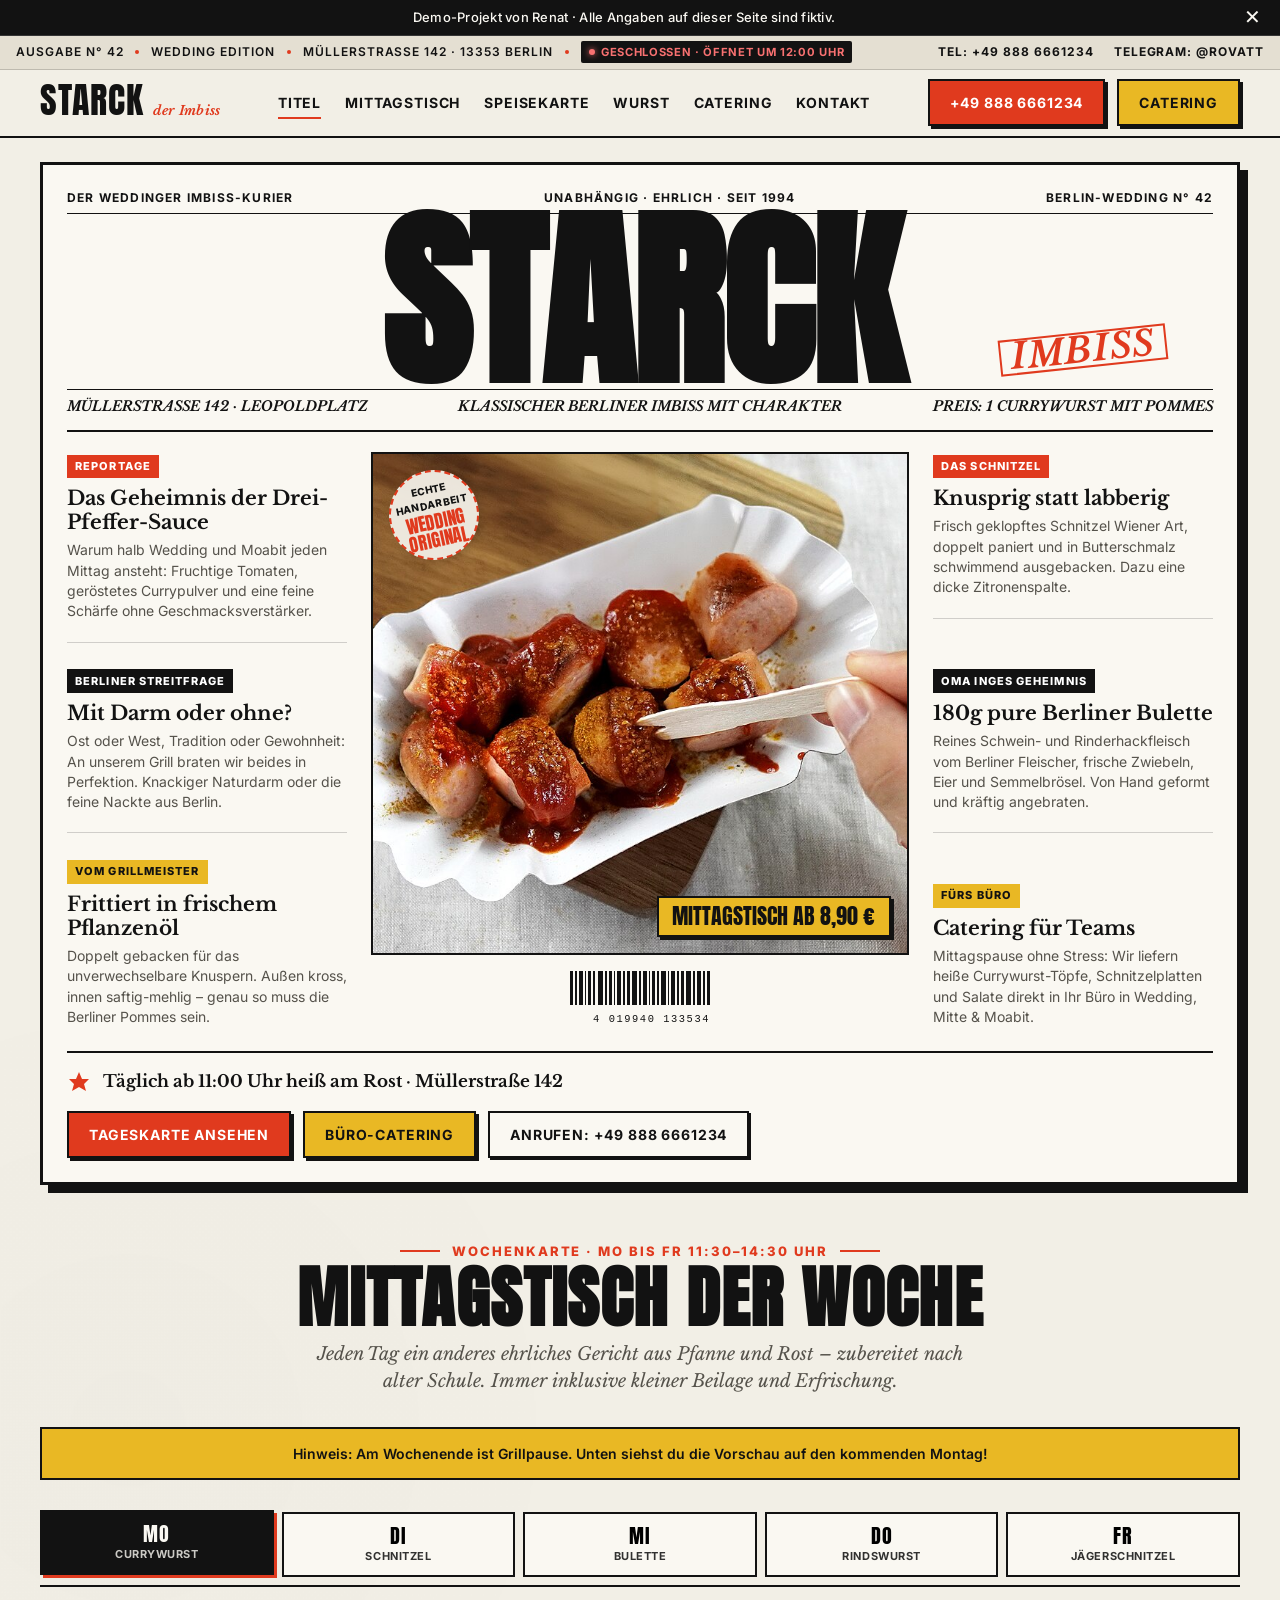
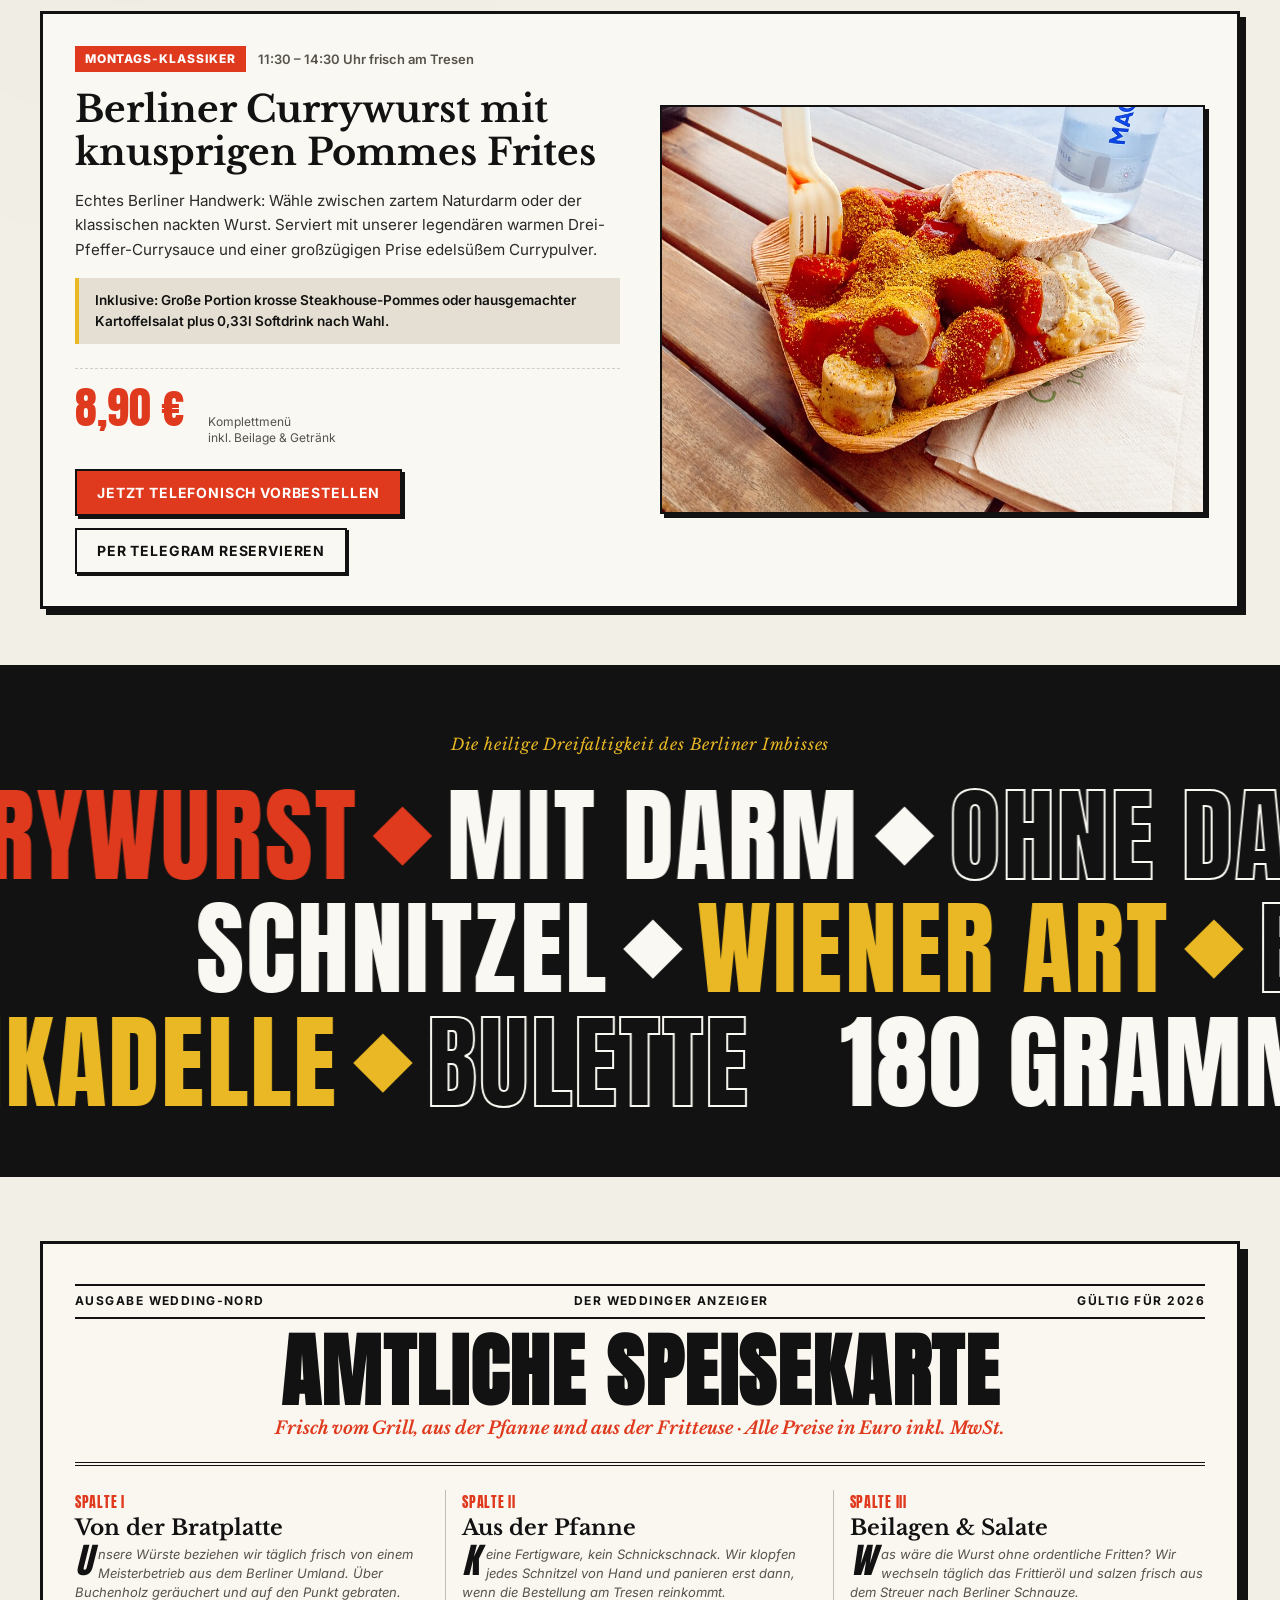
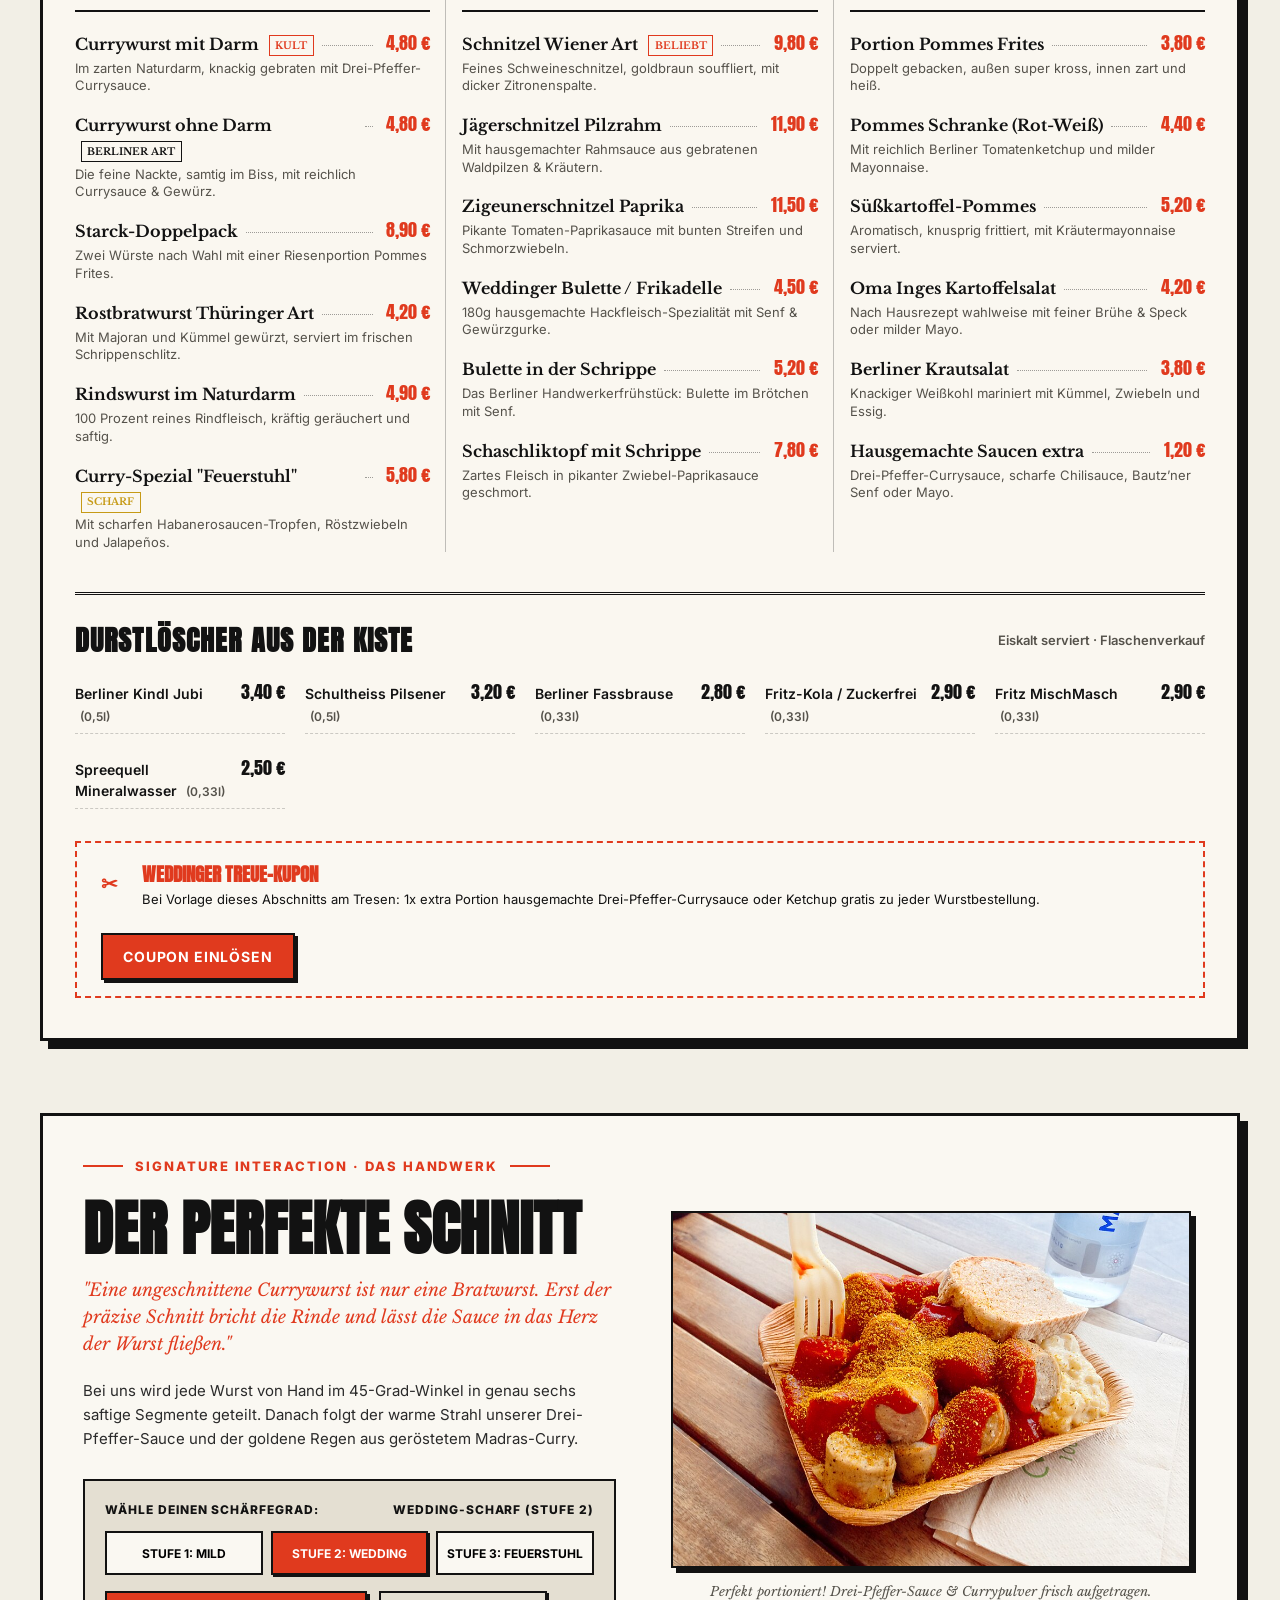
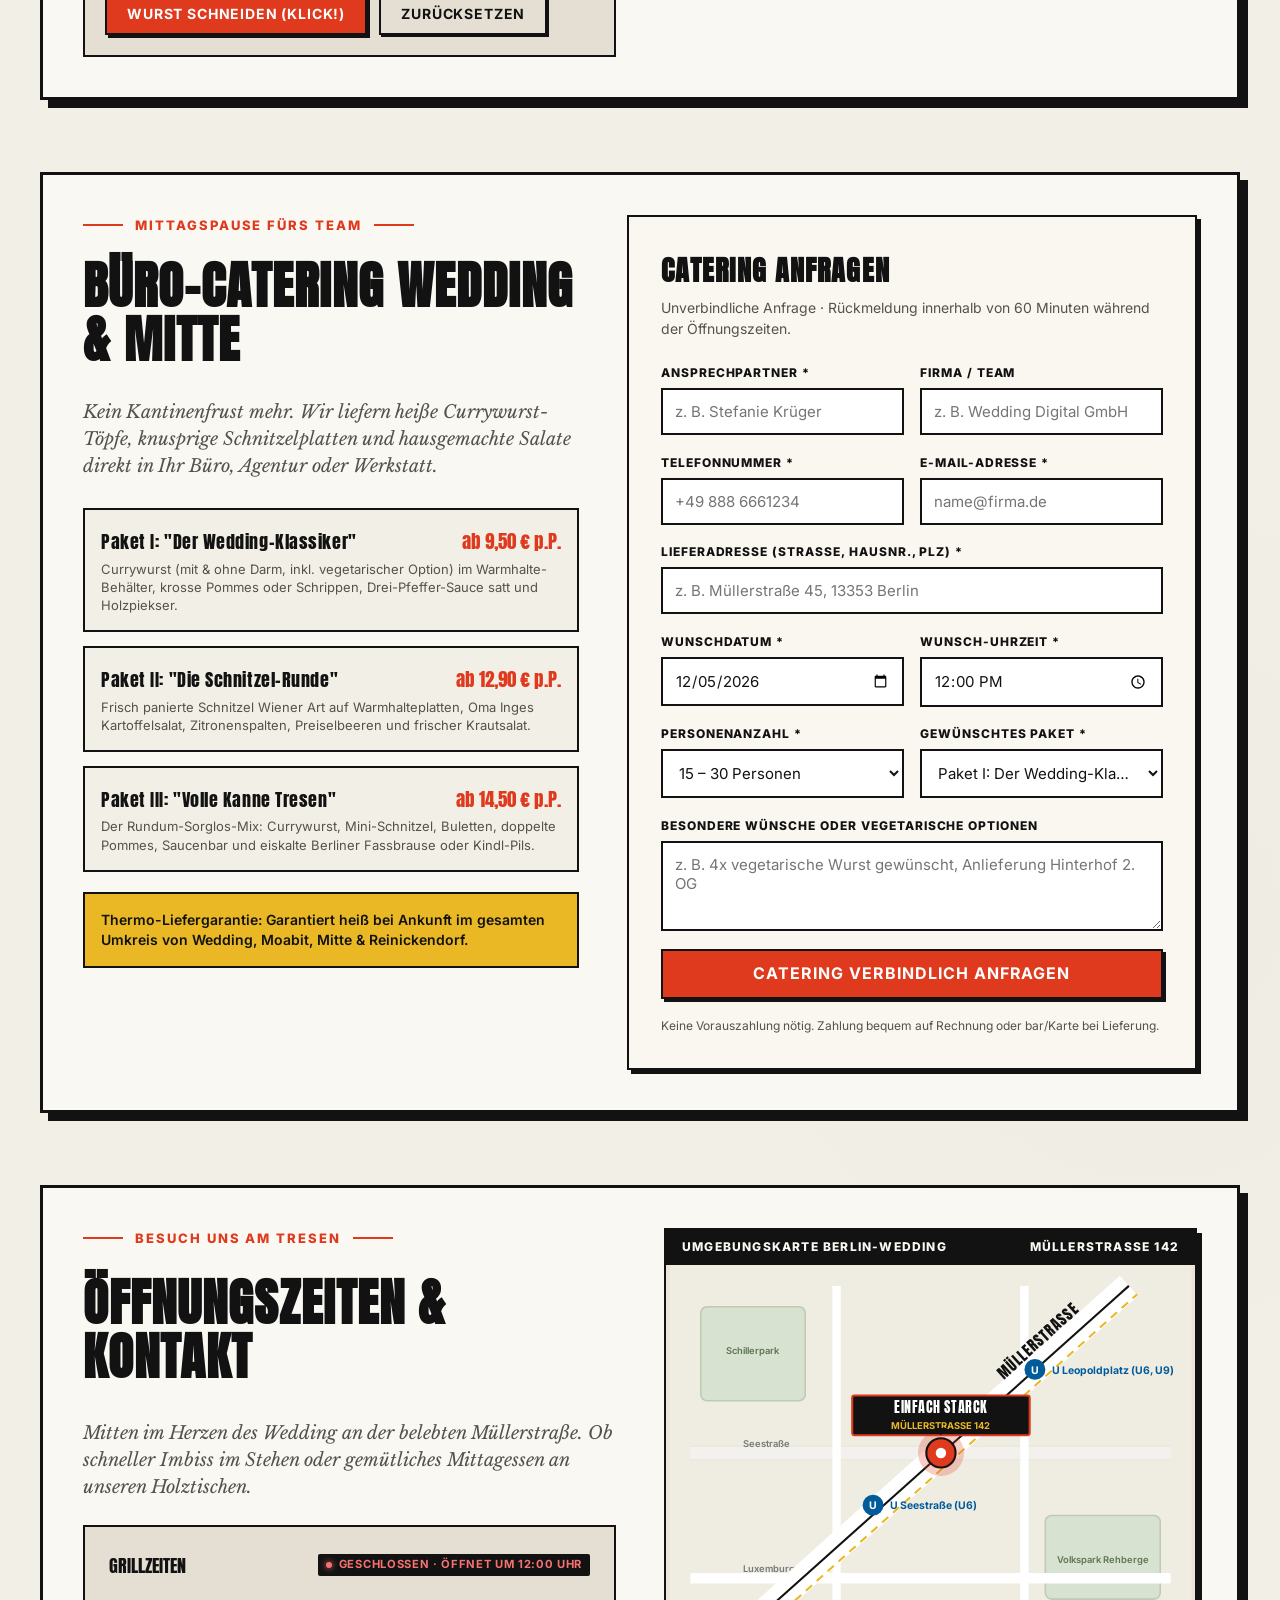
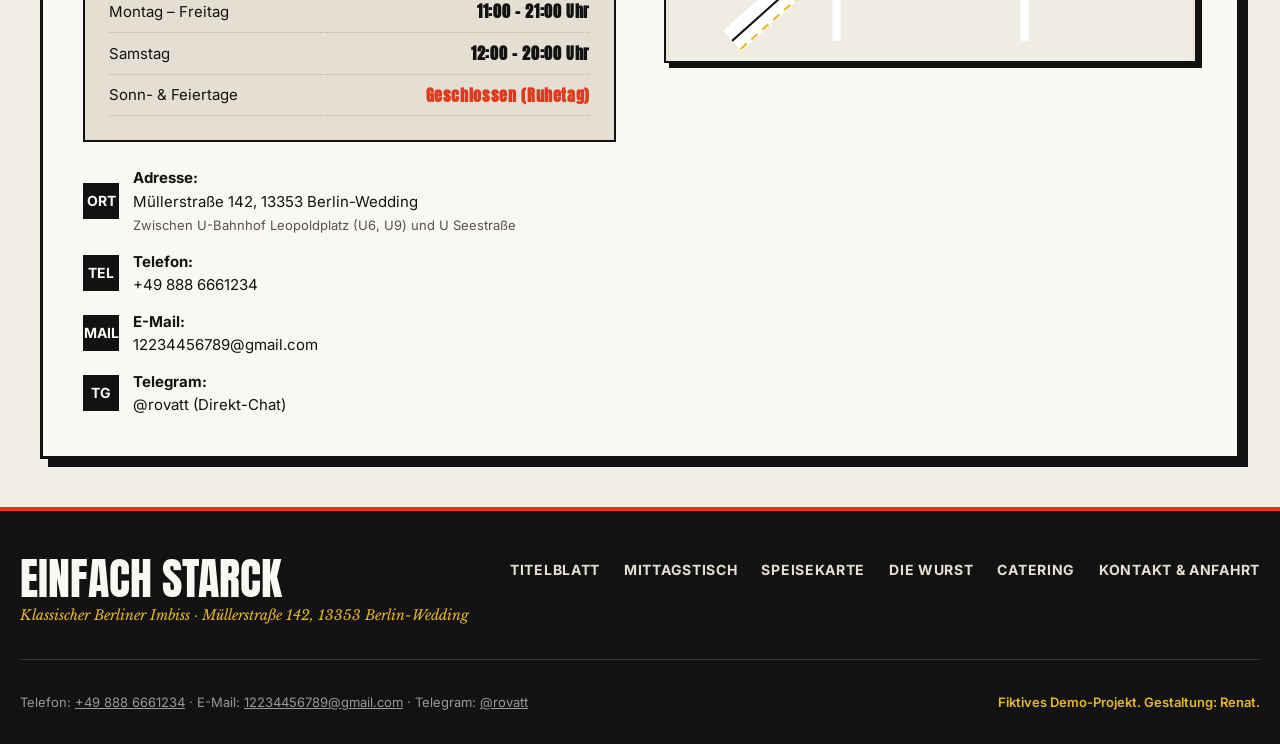
<file: imbiss/index.html>
<!DOCTYPE html>
<html translate="no" lang="de">
<head>
  <meta charset="UTF-8">
  <meta name="viewport" content="width=device-width, initial-scale=1.0, maximum-scale=1, user-scalable=no">
  <title>einfach starck – der Imbiss | Berlin-Wedding (Müllerstraße)</title>
  <meta name="description" content="Klassischer Berliner Imbiss an der Müllerstraße in Berlin-Wedding. Currywurst mit & ohne Darm, knuspriges Schnitzel, hausgemachte Buletten und täglicher Mittagstisch.">

  <!-- Google Fonts: Anton (Masthead), Libre Baskerville (Editorial), Inter (Body) -->
  <link rel="preconnect" href="https://fonts.googleapis.com">
  <link rel="preconnect" href="https://fonts.gstatic.com" crossorigin>
  <link href="https://fonts.googleapis.com/css2?family=Anton&family=Inter:wght@400;500;600;700;800&family=Libre+Baskerville:ital,wght@0,400;0,700;1,400&display=swap" rel="stylesheet">

  <link rel="stylesheet" href="style.css">
<meta name="google" content="notranslate">
<style id="lock-fix">html,body{max-width:100%;overflow-x:clip}html{touch-action:pan-y;-webkit-text-size-adjust:100%}img,video,canvas,svg{max-width:100%}</style>
</head>
<body>

  <!-- DEMO NOTICE BAR -->
  <div class="demo-bar" id="demoBar" role="region" aria-label="Demo-Hinweis">
    <div class="demo-bar-content">
      Demo-Projekt von Renat · Alle Angaben auf dieser Seite sind fiktiv.
    </div>
    <button class="demo-bar-close" id="closeDemoBar" aria-label="Hinweis schließen">✕</button>
  </div>

  <!-- EDITORIAL MASTHEAD DATELINE & HEADER -->
  <header class="site-header" id="siteHeader">
    <div class="dateline-strip">
      <div class="dateline-left">
        <span>Ausgabe N° 42</span>
        <span class="dateline-dot"></span>
        <span>Wedding Edition</span>
        <span class="dateline-dot"></span>
        <span>Müllerstraße 142 · 13353 Berlin</span>
        <span class="dateline-dot"></span>
        <span class="live-badge is-open" id="liveStatusBadge">
          <span class="live-badge-dot"></span>
          <span id="liveStatusText">Jetzt geöffnet</span>
        </span>
      </div>
      <div class="dateline-contacts">
        <a href="tel:+498886661234" class="dateline-link">Tel: +49 888 6661234</a>
        <a href="https://t.me/rovatt" target="_blank" rel="noopener" class="dateline-link">Telegram: @rovatt</a>
      </div>
    </div>

    <div class="nav-container">
      <a href="#hero" class="brand-block">
        <span class="brand-logo">starck</span>
        <span class="brand-tag">der Imbiss</span>
      </a>

      <nav class="main-nav" id="mainNav" aria-label="Hauptnavigation">
        <a href="#hero" class="nav-link">Titel</a>
        <a href="#mittagstisch" class="nav-link">Mittagstisch</a>
        <a href="#speisekarte" class="nav-link">Speisekarte</a>
        <a href="#diewurst" class="nav-link">Wurst</a>
        <a href="#catering" class="nav-link">Catering</a>
        <a href="#kontakt" class="nav-link">Kontakt</a>
      </nav>

      <div class="nav-cta-group">
        <a href="tel:+498886661234" class="btn btn-primary" title="Jetzt anrufen">+49 888 6661234</a>
        <a href="#catering" class="btn btn-secondary">Catering</a>
        <button class="menu-toggle" id="menuToggle" aria-label="Menü öffnen" aria-expanded="false">
          <span></span>
          <span></span>
          <span></span>
        </button>
      </div>
    </div>
  </header>

  <main id="mainContent">

    <!-- =====================================================================
         SECTION 1: HERO - MAGAZINE COVER
         ===================================================================== -->
    <section class="magazine-hero" id="hero" aria-label="Magazin-Titelblatt">
      <div class="cover-wrapper">

        <!-- Cover Header -->
        <div class="cover-header">
          <div class="cover-meta-top">
            <span>DER WEDDINGER IMBISS-KURIER</span>
            <span>UNABHÄNGIG · EHRLICH · SEIT 1994</span>
            <span>BERLIN-WEDDING N° 42</span>
          </div>

          <!-- Huge Masthead -->
          <h1 class="masthead-title">starck</h1>

          <div class="cover-strapline">
            <span>MÜLLERSTRASSE 142 · LEOPOLDPLATZ</span>
            <span>KLASSISCHER BERLINER IMBISS MIT CHARAKTER</span>
            <span>PREIS: 1 CURRYWURST MIT POMMES</span>
          </div>
        </div>

        <!-- Cover Grid: 3 Columns (Left Coverlines, Center Visual, Right Coverlines) -->
        <div class="cover-grid">

          <!-- Left Column Coverlines -->
          <div class="cover-column">
            <article class="cover-article">
              <span class="cover-tag red">REPORTAGE</span>
              <h2 class="cover-headline">Das Geheimnis der Drei-Pfeffer-Sauce</h2>
              <p class="cover-desc">Warum halb Wedding und Moabit jeden Mittag ansteht: Fruchtige Tomaten, geröstetes Currypulver und eine feine Schärfe ohne Geschmacksverstärker.</p>
            </article>

            <article class="cover-article">
              <span class="cover-tag">BERLINER STREITFRAGE</span>
              <h2 class="cover-headline">Mit Darm oder ohne?</h2>
              <p class="cover-desc">Ost oder West, Tradition oder Gewohnheit: An unserem Grill braten wir beides in Perfektion. Knackiger Naturdarm oder die feine Nackte aus Berlin.</p>
            </article>

            <article class="cover-article">
              <span class="cover-tag mustard">VOM GRILLMEISTER</span>
              <h2 class="cover-headline">Frittiert in frischem Pflanzenöl</h2>
              <p class="cover-desc">Doppelt gebacken für das unverwechselbare Knuspern. Außen kross, innen saftig-mehlig – genau so muss die Berliner Pommes sein.</p>
            </article>
          </div>

          <!-- Central Visual in Magazine Frame -->
          <div class="cover-visual-wrap">
            <div class="cover-image-box">
              <img src="assets/img/photo-f150783298-960.jpg"
                   srcset="assets/img/photo-f150783298-500.jpg 500w, assets/img/photo-f150783298-960.jpg 960w"
                   sizes="(max-width: 768px) 100vw, 520px"
                   width="960" height="680"
                   alt="Original Berliner Currywurst frisch geschnitten mit pikanter Currysauce und Currypulver auf Teller"
                   loading="eager" fetchpriority="high">

              <!-- Stamp Badge -->
              <div class="stamp-badge">
                <span>ECHTE HANDARBEIT</span>
                <span>WEDDING ORIGINAL</span>
              </div>

              <!-- Price Tag -->
              <div class="cover-price-tag">
                MITTAGSTISCH AB 8,90 €
              </div>
            </div>

            <div class="barcode-block">
              <!-- SVG Barcode for Authentic Print Look -->
              <svg class="barcode-svg" viewBox="0 0 140 38" fill="currentColor" aria-hidden="true">
                <rect x="0" y="0" width="3" height="34"/>
                <rect x="5" y="0" width="2" height="34"/>
                <rect x="9" y="0" width="4" height="34"/>
                <rect x="15" y="0" width="1" height="34"/>
                <rect x="18" y="0" width="3" height="34"/>
                <rect x="23" y="0" width="2" height="34"/>
                <rect x="28" y="0" width="5" height="34"/>
                <rect x="35" y="0" width="2" height="34"/>
                <rect x="39" y="0" width="3" height="34"/>
                <rect x="44" y="0" width="1" height="34"/>
                <rect x="47" y="0" width="4" height="34"/>
                <rect x="53" y="0" width="2" height="34"/>
                <rect x="57" y="0" width="3" height="34"/>
                <rect x="62" y="0" width="5" height="34"/>
                <rect x="69" y="0" width="2" height="34"/>
                <rect x="73" y="0" width="4" height="34"/>
                <rect x="79" y="0" width="1" height="34"/>
                <rect x="82" y="0" width="3" height="34"/>
                <rect x="87" y="0" width="2" height="34"/>
                <rect x="91" y="0" width="5" height="34"/>
                <rect x="98" y="0" width="1" height="34"/>
                <rect x="101" y="0" width="4" height="34"/>
                <rect x="107" y="0" width="2" height="34"/>
                <rect x="111" y="0" width="3" height="34"/>
                <rect x="116" y="0" width="5" height="34"/>
                <rect x="123" y="0" width="2" height="34"/>
                <rect x="127" y="0" width="4" height="34"/>
                <rect x="133" y="0" width="2" height="34"/>
                <rect x="137" y="0" width="3" height="34"/>
              </svg>
              <span class="barcode-number">4 019940 133534</span>
            </div>
          </div>

          <!-- Right Column Coverlines -->
          <div class="cover-column">
            <article class="cover-article">
              <span class="cover-tag red">DAS SCHNITZEL</span>
              <h2 class="cover-headline">Knusprig statt labberig</h2>
              <p class="cover-desc">Frisch geklopftes Schnitzel Wiener Art, doppelt paniert und in Butterschmalz schwimmend ausgebacken. Dazu eine dicke Zitronenspalte.</p>
            </article>

            <article class="cover-article">
              <span class="cover-tag">OMA INGES GEHEIMNIS</span>
              <h2 class="cover-headline">180g pure Berliner Bulette</h2>
              <p class="cover-desc">Reines Schwein- und Rinderhackfleisch vom Berliner Fleischer, frische Zwiebeln, Eier und Semmelbrösel. Von Hand geformt und kräftig angebraten.</p>
            </article>

            <article class="cover-article">
              <span class="cover-tag mustard">FÜRS BÜRO</span>
              <h2 class="cover-headline">Catering für Teams</h2>
              <p class="cover-desc">Mittagspause ohne Stress: Wir liefern heiße Currywurst-Töpfe, Schnitzelplatten und Salate direkt in Ihr Büro in Wedding, Mitte & Moabit.</p>
            </article>
          </div>

        </div>

        <!-- Cover Action Strip -->
        <div class="cover-action-strip">
          <div class="cover-action-lead">
            <svg class="action-star" viewBox="0 0 24 24" aria-hidden="true">
              <polygon points="12,2 15,9 22,9 17,14 19,21 12,17 5,21 7,14 2,9 9,9"/>
            </svg>
            <span>Täglich ab 11:00 Uhr heiß am Rost · Müllerstraße 142</span>
          </div>
          <div class="cover-action-buttons">
            <a href="#mittagstisch" class="btn btn-primary">Tageskarte ansehen</a>
            <a href="#catering" class="btn btn-secondary">Büro-Catering</a>
            <a href="tel:+498886661234" class="btn btn-outline">Anrufen: +49 888 6661234</a>
          </div>
        </div>

      </div>
    </section>

    <!-- =====================================================================
         SECTION 2: MITTAGSTISCH DER WOCHE (MO–FR TABS)
         ===================================================================== -->
    <section class="section-mittagstisch" id="mittagstisch" aria-labelledby="mittagTitle">
      <div class="section-editorial-header">
        <div class="editorial-kicker">Wochenkarte · Mo bis Fr 11:30–14:30 Uhr</div>
        <h2 class="section-title" id="mittagTitle">Mittagstisch der Woche</h2>
        <p class="editorial-lead">Jeden Tag ein anderes ehrliches Gericht aus Pfanne und Rost – zubereitet nach alter Schule. Immer inklusive kleiner Beilage und Erfrischung.</p>
      </div>

      <!-- Weekend notification badge if visited on Sa/So -->
      <div class="weekend-notice" id="weekendNotice">
        Hinweis: Am Wochenende ist Grillpause. Unten siehst du die Vorschau auf den kommenden Montag!
      </div>

      <!-- Day Tabs Nav (Mo–Fr) -->
      <div class="mittag-tabs-nav" role="tablist" aria-label="Wochentage Mittagstisch">
        <button class="mittag-tab-btn" id="tab-mo" role="tab" aria-selected="false" aria-controls="panel-mo" data-day="1">
          <span class="mittag-tab-day">Mo</span>
          <span class="mittag-tab-sub">Currywurst</span>
        </button>
        <button class="mittag-tab-btn" id="tab-di" role="tab" aria-selected="false" aria-controls="panel-di" data-day="2">
          <span class="mittag-tab-day">Di</span>
          <span class="mittag-tab-sub">Schnitzel</span>
        </button>
        <button class="mittag-tab-btn" id="tab-mi" role="tab" aria-selected="false" aria-controls="panel-mi" data-day="3">
          <span class="mittag-tab-day">Mi</span>
          <span class="mittag-tab-sub">Bulette</span>
        </button>
        <button class="mittag-tab-btn" id="tab-do" role="tab" aria-selected="false" aria-controls="panel-do" data-day="4">
          <span class="mittag-tab-day">Do</span>
          <span class="mittag-tab-sub">Rindswurst</span>
        </button>
        <button class="mittag-tab-btn" id="tab-fr" role="tab" aria-selected="false" aria-controls="panel-fr" data-day="5">
          <span class="mittag-tab-day">Fr</span>
          <span class="mittag-tab-sub">Jägerschnitzel</span>
        </button>
      </div>

      <!-- Panels Wrapper -->
      <div class="mittag-panels-wrapper">

        <!-- MONTAG -->
        <div class="mittag-panel" id="panel-mo" role="tabpanel" aria-labelledby="tab-mo">
          <div class="dish-content">
            <div class="dish-meta-line">
              <span class="dish-tag">MONTAGS-KLASSIKER</span>
              <span class="dish-time">11:30 – 14:30 Uhr frisch am Tresen</span>
            </div>
            <h3 class="dish-title">Berliner Currywurst mit knusprigen Pommes Frites</h3>
            <p class="dish-description">Echtes Berliner Handwerk: Wähle zwischen zartem Naturdarm oder der klassischen nackten Wurst. Serviert mit unserer legendären warmen Drei-Pfeffer-Currysauce und einer großzügigen Prise edelsüßem Currypulver.</p>
            <div class="dish-included-box">
              Inklusive: Große Portion krosse Steakhouse-Pommes oder hausgemachter Kartoffelsalat plus 0,33l Softdrink nach Wahl.
            </div>
            <div class="dish-pricing-row">
              <span class="dish-price">8,90 €</span>
              <span class="dish-price-note">Komplettmenü<br>inkl. Beilage & Getränk</span>
            </div>
            <div class="dish-actions">
              <a href="tel:+498886661234" class="btn btn-primary">Jetzt telefonisch vorbestellen</a>
              <a href="https://t.me/rovatt" target="_blank" rel="noopener" class="btn btn-outline">Per Telegram reservieren</a>
            </div>
          </div>
          <div class="dish-image-box">
            <img src="assets/img/photo-f147144543-960.jpg"
                 srcset="assets/img/photo-f147144543-500.jpg 500w, assets/img/photo-f147144543-960.jpg 960w"
                 sizes="(max-width: 768px) 100vw, 480px"
                 width="960" height="720"
                 alt="Currywurst Teller mit Brot und Kartoffelsalat am Imbisstisch"
                 loading="lazy">
          </div>
        </div>

        <!-- DIENSTAG -->
        <div class="mittag-panel" id="panel-di" role="tabpanel" aria-labelledby="tab-di">
          <div class="dish-content">
            <div class="dish-meta-line">
              <span class="dish-tag">SCHNITZEL-DIENSTAG</span>
              <span class="dish-time">11:30 – 14:30 Uhr frisch aus der Pfanne</span>
            </div>
            <h3 class="dish-title">Schnitzel Wiener Art in Butterschmalz ausgebacken</h3>
            <p class="dish-description">Saftiges Landschweinefilet, frisch von Hand geklopft und zweifach in frischen Semmelbröseln paniert. In der Gusspfanne schwimmend souffliert, bis die Panade goldgelb wellt. Mit frischer Zitrone und Wildpreiselbeeren.</p>
            <div class="dish-included-box">
              Inklusive: Warmer Berliner Kartoffelsalat mit Speck & Schnittlauch oder goldene Pommes Frites plus 0,33l Erfrischung.
            </div>
            <div class="dish-pricing-row">
              <span class="dish-price">10,50 €</span>
              <span class="dish-price-note">Komplettmenü<br>inkl. Beilage & Getränk</span>
            </div>
            <div class="dish-actions">
              <a href="tel:+498886661234" class="btn btn-primary">Jetzt telefonisch vorbestellen</a>
              <a href="https://t.me/rovatt" target="_blank" rel="noopener" class="btn btn-outline">Per Telegram reservieren</a>
            </div>
          </div>
          <div class="dish-image-box">
            <img src="assets/img/schnitzel.jpg"
                 srcset="assets/img/schnitzel-500.jpg 500w, assets/img/schnitzel.jpg 1000w"
                 sizes="(max-width: 768px) 100vw, 480px"
                 width="1000" height="750"
                 alt="Knuspriges Schnitzel Wiener Art mit Zitrone und Pommes Frites"
                 loading="lazy">
          </div>
        </div>

        <!-- MITTWOCH -->
        <div class="mittag-panel" id="panel-mi" role="tabpanel" aria-labelledby="tab-mi">
          <div class="dish-content">
            <div class="dish-meta-line">
              <span class="dish-tag">BULETTEN-MITTWOCH</span>
              <span class="dish-time">11:30 – 14:30 Uhr nach Oma Inges Rezept</span>
            </div>
            <h3 class="dish-title">Hausgemachte Weddinger Bulette (180 Gramm)</h3>
            <p class="dish-description">Ein echtes Berliner Original: Grob gewolftes Fleisch, goldbraun geschmorte Zwiebeln, Majoran und eingeweichte Schrippen. Außen kross angebraten, innen saftig und würzig. Serviert mit kräftigem Bautz’ner Senf und Gewürzgurke.</p>
            <div class="dish-included-box">
              Inklusive: Cremiger Kartoffelstampf mit Zwiebelschmelz oder knusprige Pommes Frites plus 0,33l Softdrink.
            </div>
            <div class="dish-pricing-row">
              <span class="dish-price">9,20 €</span>
              <span class="dish-price-note">Komplettmenü<br>inkl. Beilage & Getränk</span>
            </div>
            <div class="dish-actions">
              <a href="tel:+498886661234" class="btn btn-primary">Jetzt telefonisch vorbestellen</a>
              <a href="https://t.me/rovatt" target="_blank" rel="noopener" class="btn btn-outline">Per Telegram reservieren</a>
            </div>
          </div>
          <div class="dish-image-box">
            <img src="assets/img/frikadelle.jpg"
                 srcset="assets/img/frikadelle-500.jpg 500w, assets/img/frikadelle.jpg 1000w"
                 sizes="(max-width: 768px) 100vw, 480px"
                 width="1000" height="750"
                 alt="Hausgemachte Berliner Bulette mit Senf und Schrippe auf Holzbrett"
                 loading="lazy">
          </div>
        </div>

        <!-- DONNERSTAG -->
        <div class="mittag-panel" id="panel-do" role="tabpanel" aria-labelledby="tab-do">
          <div class="dish-content">
            <div class="dish-meta-line">
              <span class="dish-tag">DONNERSTAGS-SPEZIAL</span>
              <span class="dish-time">11:30 – 14:30 Uhr rauchfrisch vom Grill</span>
            </div>
            <h3 class="dish-title">Herzhafte Rindswurst mit feinem Krautsalat</h3>
            <p class="dish-description">Kräftig über Buchenholz geräucherte Rindswurst aus 100 Prozent bestem Rindfleisch. Knackig im Biss mit feiner Pfeffernote. Dazu reichen wir unseren hausgemachten Weddinger Krautsalat mit Kümmel und kaltgepresstem Rapsöl.</p>
            <div class="dish-included-box">
              Inklusive: Frische Bäcker-Schrippe oder krosse Pommes Frites plus 0,33l Kaltgetränk nach Wahl.
            </div>
            <div class="dish-pricing-row">
              <span class="dish-price">9,80 €</span>
              <span class="dish-price-note">Komplettmenü<br>inkl. Beilage & Getränk</span>
            </div>
            <div class="dish-actions">
              <a href="tel:+498886661234" class="btn btn-primary">Jetzt telefonisch vorbestellen</a>
              <a href="https://t.me/rovatt" target="_blank" rel="noopener" class="btn btn-outline">Per Telegram reservieren</a>
            </div>
          </div>
          <div class="dish-image-box">
            <img src="assets/img/photo-f81781745-960.jpg"
                 srcset="assets/img/photo-f81781745-500.jpg 500w, assets/img/photo-f81781745-960.jpg 960w"
                 sizes="(max-width: 768px) 100vw, 480px"
                 width="960" height="720"
                 alt="Imbissteller mit herzhaften Spezialitäten und Beilagen"
                 loading="lazy">
          </div>
        </div>

        <!-- FREITAG -->
        <div class="mittag-panel" id="panel-fr" role="tabpanel" aria-labelledby="tab-fr">
          <div class="dish-content">
            <div class="dish-meta-line">
              <span class="dish-tag">FREITAGS-FESTMAHL</span>
              <span class="dish-time">11:30 – 14:30 Uhr vor dem Wochenende</span>
            </div>
            <h3 class="dish-title">Krosses Jägerschnitzel mit Waldpilz-Rahmsauce</h3>
            <p class="dish-description">Der krönende Abschluss der Arbeitswoche: Großes, goldbraun paniertes Schnitzel unter einer reichhaltigen Rahmsauce aus gebratenen Champignons, Steinpilzen, Schalotten und frischer Petersilie. Herzhaft, sämig und ehrlich.</p>
            <div class="dish-included-box">
              Inklusive: Große Portion heiße Pommes Frites und Beilagensalat plus 0,33l Fassbrause oder Bier nach Wahl.
            </div>
            <div class="dish-pricing-row">
              <span class="dish-price">10,90 €</span>
              <span class="dish-price-note">Komplettmenü<br>inkl. Beilage & Getränk</span>
            </div>
            <div class="dish-actions">
              <a href="tel:+498886661234" class="btn btn-primary">Jetzt telefonisch vorbestellen</a>
              <a href="https://t.me/rovatt" target="_blank" rel="noopener" class="btn btn-outline">Per Telegram reservieren</a>
            </div>
          </div>
          <div class="dish-image-box">
            <img src="assets/img/schnitzel.jpg"
                 srcset="assets/img/schnitzel-500.jpg 500w, assets/img/schnitzel.jpg 1000w"
                 sizes="(max-width: 768px) 100vw, 480px"
                 width="1000" height="750"
                 alt="Deftiges Jägerschnitzel mit knusprigen Beilagen"
                 loading="lazy">
          </div>
        </div>

      </div>
    </section>

    <!-- =====================================================================
         SECTION 3: KINETIC TYPOGRAPHY SECTION
         Words "Currywurst. Schnitzel. Frikadelle." sliding at different speeds on scroll
         ===================================================================== -->
    <section class="section-kinetic" id="kinetic" aria-label="Kinetische Typografie">
      <div class="kinetic-label-strip">
        <span class="kinetic-subhead">Die heilige Dreifaltigkeit des Berliner Imbisses</span>
      </div>

      <div class="kinetic-track-wrapper">
        <!-- Track 1: CURRYWURST (translates left on scroll) -->
        <div class="kinetic-strip" id="kineticStrip1" data-speed="-0.4" data-dir="-1">
          <div class="kinetic-text red">CURRYWURST <span class="bullet-star"></span></div>
          <div class="kinetic-text">MIT DARM <span class="bullet-star"></span></div>
          <div class="kinetic-text outline">OHNE DARM <span class="bullet-star"></span></div>
          <div class="kinetic-text">SCHARF <span class="bullet-star"></span></div>
          <div class="kinetic-text mustard">CURRYWURST <span class="bullet-star"></span></div>
          <div class="kinetic-text">WEDDINGER ART <span class="bullet-star"></span></div>
          <div class="kinetic-text outline">CURRYWURST <span class="bullet-star"></span></div>
          <div class="kinetic-text red">MIT DARM <span class="bullet-star"></span></div>
        </div>

        <!-- Track 2: SCHNITZEL (translates right on scroll) -->
        <div class="kinetic-strip" id="kineticStrip2" data-speed="0.65" data-dir="1">
          <div class="kinetic-text">SCHNITZEL <span class="bullet-star"></span></div>
          <div class="kinetic-text mustard">WIENER ART <span class="bullet-star"></span></div>
          <div class="kinetic-text outline">BUTTERSCHMALZ <span class="bullet-star"></span></div>
          <div class="kinetic-text red">JÄGER-RAHM <span class="bullet-star"></span></div>
          <div class="kinetic-text">SCHNITZEL <span class="bullet-star"></span></div>
          <div class="kinetic-text outline">FRISCH GEKLOPFT <span class="bullet-star"></span></div>
          <div class="kinetic-text mustard">SCHNITZEL <span class="bullet-star"></span></div>
          <div class="kinetic-text">GOLDBRAUN <span class="bullet-star"></span></div>
        </div>

        <!-- Track 3: FRIKADELLE (translates left on scroll at medium speed) -->
        <div class="kinetic-strip" id="kineticStrip3" data-speed="-0.25" data-dir="-1">
          <div class="kinetic-text mustard">FRIKADELLE <span class="bullet-star"></span></div>
          <div class="kinetic-text outline">BULETTE <span class="bullet-star"></span></div>
          <div class="kinetic-text">180 GRAMM <span class="bullet-star"></span></div>
          <div class="kinetic-text red">SENF EXTRA <span class="bullet-star"></span></div>
          <div class="kinetic-text">FRIKADELLE <span class="bullet-star"></span></div>
          <div class="kinetic-text outline">OMA INGE <span class="bullet-star"></span></div>
          <div class="kinetic-text mustard">BULETTE <span class="bullet-star"></span></div>
          <div class="kinetic-text">WEDDINGER REZEPT <span class="bullet-star"></span></div>
        </div>
      </div>
    </section>

    <!-- =====================================================================
         SECTION 4: MENU AS A PRINTED NEWSPAPER PAGE WITH COLUMNS
         ===================================================================== -->
    <section class="section-menu-newspaper" id="speisekarte" aria-labelledby="menuNewspaperTitle">
      <div class="newspaper-paper">

        <!-- Top Newspaper Bar -->
        <div class="newspaper-top-bar">
          <span>Ausgabe Wedding-Nord</span>
          <span>Der Weddinger Anzeiger</span>
          <span>Gültig für 2026</span>
        </div>

        <!-- Newspaper Masthead -->
        <div class="newspaper-masthead">
          <h2 class="newspaper-name" id="menuNewspaperTitle">Amtliche Speisekarte</h2>
          <p class="newspaper-subheadline">Frisch vom Grill, aus der Pfanne und aus der Fritteuse · Alle Preise in Euro inkl. MwSt.</p>
        </div>

        <!-- 3 Broadsheet Columns -->
        <div class="newspaper-columns">

          <!-- Column 1: Von der Bratplatte -->
          <div class="newspaper-col">
            <div class="col-header">
              <span class="col-number">SPALTE I</span>
              <h3 class="col-title">Von der Bratplatte</h3>
              <p class="col-lead-text">Unsere Würste beziehen wir täglich frisch von einem Meisterbetrieb aus dem Berliner Umland. Über Buchenholz geräuchert und auf den Punkt gebraten.</p>
            </div>

            <ul class="menu-list">
              <li class="menu-item">
                <div class="menu-item-row">
                  <span class="menu-item-name">Currywurst mit Darm <span class="badge-pill cult">Kult</span></span>
                  <span class="menu-leader-dots"></span>
                  <span class="menu-item-price">4,80 €</span>
                </div>
                <p class="menu-item-desc">Im zarten Naturdarm, knackig gebraten mit Drei-Pfeffer-Currysauce.</p>
              </li>

              <li class="menu-item">
                <div class="menu-item-row">
                  <span class="menu-item-name">Currywurst ohne Darm <span class="badge-pill">Berliner Art</span></span>
                  <span class="menu-leader-dots"></span>
                  <span class="menu-item-price">4,80 €</span>
                </div>
                <p class="menu-item-desc">Die feine Nackte, samtig im Biss, mit reichlich Currysauce & Gewürz.</p>
              </li>

              <li class="menu-item">
                <div class="menu-item-row">
                  <span class="menu-item-name">Starck-Doppelpack</span>
                  <span class="menu-leader-dots"></span>
                  <span class="menu-item-price">8,90 €</span>
                </div>
                <p class="menu-item-desc">Zwei Würste nach Wahl mit einer Riesenportion Pommes Frites.</p>
              </li>

              <li class="menu-item">
                <div class="menu-item-row">
                  <span class="menu-item-name">Rostbratwurst Thüringer Art</span>
                  <span class="menu-leader-dots"></span>
                  <span class="menu-item-price">4,20 €</span>
                </div>
                <p class="menu-item-desc">Mit Majoran und Kümmel gewürzt, serviert im frischen Schrippenschlitz.</p>
              </li>

              <li class="menu-item">
                <div class="menu-item-row">
                  <span class="menu-item-name">Rindswurst im Naturdarm</span>
                  <span class="menu-leader-dots"></span>
                  <span class="menu-item-price">4,90 €</span>
                </div>
                <p class="menu-item-desc">100 Prozent reines Rindfleisch, kräftig geräuchert und saftig.</p>
              </li>

              <li class="menu-item">
                <div class="menu-item-row">
                  <span class="menu-item-name">Curry-Spezial "Feuerstuhl" <span class="badge-pill new">Scharf</span></span>
                  <span class="menu-leader-dots"></span>
                  <span class="menu-item-price">5,80 €</span>
                </div>
                <p class="menu-item-desc">Mit scharfen Habanerosaucen-Tropfen, Röstzwiebeln und Jalapeños.</p>
              </li>
            </ul>
          </div>

          <!-- Column 2: Aus der Pfanne & vom Brett -->
          <div class="newspaper-col">
            <div class="col-header">
              <span class="col-number">SPALTE II</span>
              <h3 class="col-title">Aus der Pfanne</h3>
              <p class="col-lead-text">Keine Fertigware, kein Schnickschnack. Wir klopfen jedes Schnitzel von Hand und panieren erst dann, wenn die Bestellung am Tresen reinkommt.</p>
            </div>

            <ul class="menu-list">
              <li class="menu-item">
                <div class="menu-item-row">
                  <span class="menu-item-name">Schnitzel Wiener Art <span class="badge-pill cult">Beliebt</span></span>
                  <span class="menu-leader-dots"></span>
                  <span class="menu-item-price">9,80 €</span>
                </div>
                <p class="menu-item-desc">Feines Schweineschnitzel, goldbraun souffliert, mit dicker Zitronenspalte.</p>
              </li>

              <li class="menu-item">
                <div class="menu-item-row">
                  <span class="menu-item-name">Jägerschnitzel Pilzrahm</span>
                  <span class="menu-leader-dots"></span>
                  <span class="menu-item-price">11,90 €</span>
                </div>
                <p class="menu-item-desc">Mit hausgemachter Rahmsauce aus gebratenen Waldpilzen & Kräutern.</p>
              </li>

              <li class="menu-item">
                <div class="menu-item-row">
                  <span class="menu-item-name">Zigeunerschnitzel Paprika</span>
                  <span class="menu-leader-dots"></span>
                  <span class="menu-item-price">11,50 €</span>
                </div>
                <p class="menu-item-desc">Pikante Tomaten-Paprikasauce mit bunten Streifen und Schmorzwiebeln.</p>
              </li>

              <li class="menu-item">
                <div class="menu-item-row">
                  <span class="menu-item-name">Weddinger Bulette / Frikadelle</span>
                  <span class="menu-leader-dots"></span>
                  <span class="menu-item-price">4,50 €</span>
                </div>
                <p class="menu-item-desc">180g hausgemachte Hackfleisch-Spezialität mit Senf & Gewürzgurke.</p>
              </li>

              <li class="menu-item">
                <div class="menu-item-row">
                  <span class="menu-item-name">Bulette in der Schrippe</span>
                  <span class="menu-leader-dots"></span>
                  <span class="menu-item-price">5,20 €</span>
                </div>
                <p class="menu-item-desc">Das Berliner Handwerkerfrühstück: Bulette im Brötchen mit Senf.</p>
              </li>

              <li class="menu-item">
                <div class="menu-item-row">
                  <span class="menu-item-name">Schaschliktopf mit Schrippe</span>
                  <span class="menu-leader-dots"></span>
                  <span class="menu-item-price">7,80 €</span>
                </div>
                <p class="menu-item-desc">Zartes Fleisch in pikanter Zwiebel-Paprikasauce geschmort.</p>
              </li>
            </ul>
          </div>

          <!-- Column 3: Beilagen, Salate & Saucen -->
          <div class="newspaper-col">
            <div class="col-header">
              <span class="col-number">SPALTE III</span>
              <h3 class="col-title">Beilagen & Salate</h3>
              <p class="col-lead-text">Was wäre die Wurst ohne ordentliche Fritten? Wir wechseln täglich das Frittieröl und salzen frisch aus dem Streuer nach Berliner Schnauze.</p>
            </div>

            <ul class="menu-list">
              <li class="menu-item">
                <div class="menu-item-row">
                  <span class="menu-item-name">Portion Pommes Frites</span>
                  <span class="menu-leader-dots"></span>
                  <span class="menu-item-price">3,80 €</span>
                </div>
                <p class="menu-item-desc">Doppelt gebacken, außen super kross, innen zart und heiß.</p>
              </li>

              <li class="menu-item">
                <div class="menu-item-row">
                  <span class="menu-item-name">Pommes Schranke (Rot-Weiß)</span>
                  <span class="menu-leader-dots"></span>
                  <span class="menu-item-price">4,40 €</span>
                </div>
                <p class="menu-item-desc">Mit reichlich Berliner Tomatenketchup und milder Mayonnaise.</p>
              </li>

              <li class="menu-item">
                <div class="menu-item-row">
                  <span class="menu-item-name">Süßkartoffel-Pommes</span>
                  <span class="menu-leader-dots"></span>
                  <span class="menu-item-price">5,20 €</span>
                </div>
                <p class="menu-item-desc">Aromatisch, knusprig frittiert, mit Kräutermayonnaise serviert.</p>
              </li>

              <li class="menu-item">
                <div class="menu-item-row">
                  <span class="menu-item-name">Oma Inges Kartoffelsalat</span>
                  <span class="menu-leader-dots"></span>
                  <span class="menu-item-price">4,20 €</span>
                </div>
                <p class="menu-item-desc">Nach Hausrezept wahlweise mit feiner Brühe & Speck oder milder Mayo.</p>
              </li>

              <li class="menu-item">
                <div class="menu-item-row">
                  <span class="menu-item-name">Berliner Krautsalat</span>
                  <span class="menu-leader-dots"></span>
                  <span class="menu-item-price">3,80 €</span>
                </div>
                <p class="menu-item-desc">Knackiger Weißkohl mariniert mit Kümmel, Zwiebeln und Essig.</p>
              </li>

              <li class="menu-item">
                <div class="menu-item-row">
                  <span class="menu-item-name">Hausgemachte Saucen extra</span>
                  <span class="menu-leader-dots"></span>
                  <span class="menu-item-price">1,20 €</span>
                </div>
                <p class="menu-item-desc">Drei-Pfeffer-Currysauce, scharfe Chilisauce, Bautz’ner Senf oder Mayo.</p>
              </li>
            </ul>
          </div>

        </div>

        <!-- Newspaper Drinks Section (Classification style) -->
        <div class="newspaper-drinks-section">
          <div class="drinks-header">
            <h3 class="drinks-title">Durstlöscher aus der Kiste</h3>
            <span class="dish-time">Eiskalt serviert · Flaschenverkauf</span>
          </div>
          <div class="drinks-grid">
            <div class="drink-item">
              <span class="drink-name">Berliner Kindl Jubi <span class="drink-volume">(0,5l)</span></span>
              <span class="drink-price">3,40 €</span>
            </div>
            <div class="drink-item">
              <span class="drink-name">Schultheiss Pilsener <span class="drink-volume">(0,5l)</span></span>
              <span class="drink-price">3,20 €</span>
            </div>
            <div class="drink-item">
              <span class="drink-name">Berliner Fassbrause <span class="drink-volume">(0,33l)</span></span>
              <span class="drink-price">2,80 €</span>
            </div>
            <div class="drink-item">
              <span class="drink-name">Fritz-Kola / Zuckerfrei <span class="drink-volume">(0,33l)</span></span>
              <span class="drink-price">2,90 €</span>
            </div>
            <div class="drink-item">
              <span class="drink-name">Fritz MischMasch <span class="drink-volume">(0,33l)</span></span>
              <span class="drink-price">2,90 €</span>
            </div>
            <div class="drink-item">
              <span class="drink-name">Spreequell Mineralwasser <span class="drink-volume">(0,33l)</span></span>
              <span class="drink-price">2,50 €</span>
            </div>
          </div>
        </div>

        <!-- Newspaper Coupon -->
        <div class="newspaper-coupon">
          <div class="coupon-scissors">✂</div>
          <div class="coupon-text">
            <h4 class="coupon-title">Weddinger Treue-Kupon</h4>
            <p class="coupon-desc">Bei Vorlage dieses Abschnitts am Tresen: 1x extra Portion hausgemachte Drei-Pfeffer-Currysauce oder Ketchup gratis zu jeder Wurstbestellung.</p>
          </div>
          <a href="#kontakt" class="btn btn-primary coupon-btn">Coupon einlösen</a>
        </div>

      </div>
    </section>

    <!-- =====================================================================
         SECTION 5: "DIE WURST" - SVG DRAWING & SLICING ANIMATION
         Signature moment: Stroke animation of a currywurst being sliced
         ===================================================================== -->
    <section class="section-wurst" id="diewurst" aria-labelledby="wurstTitle">
      <div class="wurst-card">
        <div class="wurst-layout">

          <!-- Story & Controls -->
          <div class="wurst-story">
            <div class="editorial-kicker" style="justify-content: flex-start;">Signature Interaction · Das Handwerk</div>
            <h2 class="wurst-subhead" id="wurstTitle">Der perfekte Schnitt</h2>
            <p class="wurst-manifesto">"Eine ungeschnittene Currywurst ist nur eine Bratwurst. Erst der präzise Schnitt bricht die Rinde und lässt die Sauce in das Herz der Wurst fließen."</p>
            <p class="wurst-body">Bei uns wird jede Wurst von Hand im 45-Grad-Winkel in genau sechs saftige Segmente geteilt. Danach folgt der warme Strahl unserer Drei-Pfeffer-Sauce und der goldene Regen aus geröstetem Madras-Curry.</p>

            <div class="wurst-controls-box">
              <div class="wurst-controls-header">
                <span>Wähle deinen Schärfegrad:</span>
                <span id="spiceLabel">Wedding-Scharf (Stufe 2)</span>
              </div>
              <div class="spiciness-selector" role="group" aria-label="Schärfegrad">
                <button class="spice-btn" data-level="1" data-title="Mild (Fruchtige Tomate)">Stufe 1: Mild</button>
                <button class="spice-btn is-active" data-level="2" data-title="Wedding-Scharf (Feiner Pfeffer)">Stufe 2: Wedding</button>
                <button class="spice-btn" data-level="3" data-title="Feuerstuhl (Echte Habanero)">Stufe 3: Feuerstuhl</button>
              </div>

              <div class="wurst-actions">
                <button class="btn btn-primary" id="btnSliceWurst">
                  Wurst schneiden (Klick!)
                </button>
                <button class="btn btn-outline" id="btnResetWurst">
                  Zurücksetzen
                </button>
              </div>
            </div>
          </div>

          <!-- Interactive SVG Stage -->
          <div class="wurst-stage-wrap">
            <div class="wurst-stage" id="wurstStage" aria-label="Interaktive Animation einer geschnittenen Currywurst">

              <!-- SVG Canvas for Currywurst & Knife & Slicing -->
              <svg class="wurst-svg" viewBox="0 0 600 420" xmlns="http://www.w3.org/2000/svg" role="img" aria-label="Illustration einer Berliner Currywurst">
                <defs>
                  <!-- Filter for realistic drop shadow -->
                  <filter id="plateShadow" x="-20%" y="-20%" width="140%" height="140%">
                    <feDropShadow dx="0" dy="8" stdDeviation="6" flood-color="#121212" flood-opacity="0.18"/>
                  </filter>
                  <filter id="wurstShadow" x="-20%" y="-20%" width="140%" height="140%">
                    <feDropShadow dx="2" dy="5" stdDeviation="4" flood-color="#000" flood-opacity="0.25"/>
                  </filter>

                  <!-- Gradients for Sausage Texture -->
                  <linearGradient id="sausageGrad" x1="0%" y1="0%" x2="0%" y2="100%">
                    <stop offset="0%" stop-color="#8F321B"/>
                    <stop offset="35%" stop-color="#B84224"/>
                    <stop offset="70%" stop-color="#99351C"/>
                    <stop offset="100%" stop-color="#5E1D0E"/>
                  </linearGradient>

                  <!-- Gradient for Curry Sauce -->
                  <linearGradient id="sauceGrad" x1="0%" y1="0%" x2="100%" y2="50%">
                    <stop offset="0%" stop-color="#D72A10"/>
                    <stop offset="50%" stop-color="#E03A1E"/>
                    <stop offset="100%" stop-color="#BA210B"/>
                  </linearGradient>

                  <!-- Paper Tray Texture Gradient -->
                  <linearGradient id="trayGrad" x1="0%" y1="0%" x2="0%" y2="100%">
                    <stop offset="0%" stop-color="#FFFFFF"/>
                    <stop offset="100%" stop-color="#F0EDE4"/>
                  </linearGradient>
                </defs>

                <!-- 1. Paper Serving Tray (Pappschale) -->
                <g id="trayGroup" filter="url(#plateShadow)">
                  <path d="M 60 140 L 90 320 Q 300 355 510 320 L 540 140 Q 300 120 60 140 Z" fill="url(#trayGrad)" stroke="#121212" stroke-width="2.5"/>
                  <!-- Rim creases of traditional paper tray -->
                  <path d="M 90 320 L 60 140" stroke="#D5CFBE" stroke-width="2"/>
                  <path d="M 510 320 L 540 140" stroke="#D5CFBE" stroke-width="2"/>
                  <path d="M 120 324 L 105 142" stroke="#E5DFC8" stroke-width="1.5" stroke-dasharray="3,3"/>
                  <path d="M 480 324 L 495 142" stroke="#E5DFC8" stroke-width="1.5" stroke-dasharray="3,3"/>
                </g>

                <!-- Wooden snack fork (Piekser) placed on the side -->
                <g id="snackFork" transform="rotate(-28, 480, 160)">
                  <path d="M 460 140 L 500 140 L 495 240 L 485 240 L 480 170 L 475 240 L 465 240 Z" fill="#D7BE8A" stroke="#121212" stroke-width="1.5"/>
                </g>

                <!-- 2. Currywurst Body Segments (Separating during slice animation) -->
                <g id="sausageBody" filter="url(#wurstShadow)">
                  
                  <!-- Segment 1 (Left end) -->
                  <g class="wurst-segment seg-1" id="seg1">
                    <path d="M 120 225 C 105 210, 105 190, 125 180 C 145 170, 160 175, 170 185 C 172 205, 165 225, 145 232 C 135 235, 126 230, 120 225 Z" fill="url(#sausageGrad)" stroke="#121212" stroke-width="2"/>
                    <!-- Grill marks -->
                    <line x1="130" y1="185" x2="140" y2="215" stroke="#3D1308" stroke-width="2.5" stroke-linecap="round"/>
                  </g>

                  <!-- Segment 2 -->
                  <g class="wurst-segment seg-2" id="seg2">
                    <path d="M 175 186 C 185 178, 215 175, 230 182 C 235 205, 230 228, 215 238 C 195 240, 178 225, 175 186 Z" fill="url(#sausageGrad)" stroke="#121212" stroke-width="2"/>
                    <line x1="195" y1="182" x2="205" y2="225" stroke="#3D1308" stroke-width="2.5" stroke-linecap="round"/>
                  </g>

                  <!-- Segment 3 -->
                  <g class="wurst-segment seg-3" id="seg3">
                    <path d="M 235 183 C 255 180, 285 180, 300 186 C 305 210, 298 234, 285 242 C 265 245, 240 236, 235 183 Z" fill="url(#sausageGrad)" stroke="#121212" stroke-width="2"/>
                    <line x1="265" y1="182" x2="272" y2="230" stroke="#3D1308" stroke-width="2.5" stroke-linecap="round"/>
                  </g>

                  <!-- Segment 4 -->
                  <g class="wurst-segment seg-4" id="seg4">
                    <path d="M 305 187 C 325 187, 355 190, 370 197 C 372 220, 365 242, 350 248 C 330 250, 310 240, 305 187 Z" fill="url(#sausageGrad)" stroke="#121212" stroke-width="2"/>
                    <line x1="335" y1="190" x2="340" y2="238" stroke="#3D1308" stroke-width="2.5" stroke-linecap="round"/>
                  </g>

                  <!-- Segment 5 -->
                  <g class="wurst-segment seg-5" id="seg5">
                    <path d="M 375 198 C 395 200, 425 208, 440 218 C 440 238, 430 255, 415 258 C 395 257, 380 245, 375 198 Z" fill="url(#sausageGrad)" stroke="#121212" stroke-width="2"/>
                    <line x1="405" y1="205" x2="410" y2="245" stroke="#3D1308" stroke-width="2.5" stroke-linecap="round"/>
                  </g>

                  <!-- Segment 6 (Right end) -->
                  <g class="wurst-segment seg-6" id="seg6">
                    <path d="M 445 220 C 465 228, 485 240, 485 255 C 480 270, 455 272, 435 268 C 425 264, 435 245, 445 220 Z" fill="url(#sausageGrad)" stroke="#121212" stroke-width="2"/>
                    <line x1="460" y1="235" x2="465" y2="260" stroke="#3D1308" stroke-width="2.5" stroke-linecap="round"/>
                  </g>

                </g>

                <!-- 3. Animated Slicing Guide Lines (Stroke Drawn) -->
                <g id="sliceLines">
                  <path class="slice-path" d="M 172 160 L 172 250" stroke="#FFFFFF" stroke-width="3" stroke-linecap="round" stroke-dasharray="8 4"/>
                  <path class="slice-path" d="M 233 158 L 233 252" stroke="#FFFFFF" stroke-width="3" stroke-linecap="round" stroke-dasharray="8 4"/>
                  <path class="slice-path" d="M 302 162 L 302 255" stroke="#FFFFFF" stroke-width="3" stroke-linecap="round" stroke-dasharray="8 4"/>
                  <path class="slice-path" d="M 372 170 L 372 260" stroke="#FFFFFF" stroke-width="3" stroke-linecap="round" stroke-dasharray="8 4"/>
                  <path class="slice-path" d="M 442 190 L 442 270" stroke="#FFFFFF" stroke-width="3" stroke-linecap="round" stroke-dasharray="8 4"/>
                </g>

                <!-- 4. Flowing Curry Sauce Stream (Stroke-drawn SVG Path) -->
                <g id="sauceLayer">
                  <!-- Rich red gloss line -->
                  <path class="sauce-stream" id="saucePath"
                        d="M 110 215 Q 150 170 190 205 T 270 210 T 350 215 T 430 235 T 480 255"
                        fill="none" stroke="url(#sauceGrad)" stroke-width="18" stroke-linecap="round" stroke-linejoin="round"/>
                  <!-- Secondary sauce pooling splatter -->
                  <path class="sauce-stream"
                        d="M 130 220 Q 180 210 220 230 Q 300 240 380 235 Q 440 245 470 260"
                        fill="none" stroke="#BA210B" stroke-width="8" stroke-linecap="round"/>
                  <!-- Highlight gloss sheen -->
                  <path class="sauce-stream"
                        d="M 125 205 Q 170 175 210 200 T 290 205 T 370 215 T 440 230"
                        fill="none" stroke="#FFA785" stroke-width="3.5" stroke-linecap="round" opacity="0.75"/>
                </g>

                <!-- 5. Curry Powder Particles (Mustard yellow specks) -->
                <g id="curryPowderGroup">
                  <circle class="curry-powder-particle" cx="140" cy="195" r="3" fill="#E9B824"/>
                  <circle class="curry-powder-particle" cx="160" cy="210" r="2.5" fill="#E9B824"/>
                  <circle class="curry-powder-particle" cx="190" cy="190" r="3.5" fill="#E9B824"/>
                  <circle class="curry-powder-particle" cx="215" cy="225" r="2.8" fill="#E9B824"/>
                  <circle class="curry-powder-particle" cx="240" cy="200" r="4" fill="#E9B824"/>
                  <circle class="curry-powder-particle" cx="265" cy="215" r="3" fill="#E9B824"/>
                  <circle class="curry-powder-particle" cx="295" cy="195" r="3.2" fill="#E9B824"/>
                  <circle class="curry-powder-particle" cx="320" cy="220" r="2.5" fill="#E9B824"/>
                  <circle class="curry-powder-particle" cx="345" cy="205" r="3.8" fill="#E9B824"/>
                  <circle class="curry-powder-particle" cx="380" cy="225" r="3" fill="#E9B824"/>
                  <circle class="curry-powder-particle" cx="410" cy="215" r="3.5" fill="#E9B824"/>
                  <circle class="curry-powder-particle" cx="435" cy="240" r="2.6" fill="#E9B824"/>
                  <circle class="curry-powder-particle" cx="460" cy="235" r="3.2" fill="#E9B824"/>
                </g>

                <!-- 6. Animated Knife Blade (Descends during cut) -->
                <g class="knife-blade" id="knifeBlade">
                  <path d="M 280 40 L 325 35 L 320 180 L 290 195 Z" fill="#D9D9D9" stroke="#121212" stroke-width="2"/>
                  <path d="M 285 45 L 295 45 L 290 185 Z" fill="#FFFFFF" opacity="0.8"/>
                  <!-- Knife Handle -->
                  <rect x="290" y="5" width="25" height="40" rx="3" fill="#3D2314" stroke="#121212" stroke-width="2"/>
                  <!-- Rivets on handle -->
                  <circle cx="302" cy="18" r="2.5" fill="#B08D57"/>
                  <circle cx="302" cy="32" r="2.5" fill="#B08D57"/>
                </g>

              </svg>
            </div>
            <p class="wurst-stage-caption" id="wurstStatusNote">Klicke auf "Wurst schneiden", um den Berliner Präzisionsschnitt auszulösen.</p>
          </div>

        </div>
      </div>
    </section>

    <!-- =====================================================================
         SECTION 6: CATERING FOR OFFICES FORM
         ===================================================================== -->
    <section class="section-catering" id="catering" aria-labelledby="cateringTitle">
      <div class="catering-card">
        <div class="catering-grid">

          <!-- Left Info & Packages -->
          <div class="catering-info">
            <div class="editorial-kicker" style="justify-content: flex-start;">Mittagspause fürs Team</div>
            <h2 class="section-title" id="cateringTitle">Büro-Catering Wedding & Mitte</h2>
            <p class="editorial-lead" style="text-align: left; margin: 0;">Kein Kantinenfrust mehr. Wir liefern heiße Currywurst-Töpfe, knusprige Schnitzelplatten und hausgemachte Salate direkt in Ihr Büro, Agentur oder Werkstatt.</p>

            <div class="catering-packages">
              <div class="package-item">
                <div class="package-header">
                  <span class="package-name">Paket I: "Der Wedding-Klassiker"</span>
                  <span class="package-price">ab 9,50 € p.P.</span>
                </div>
                <p class="package-desc">Currywurst (mit & ohne Darm, inkl. vegetarischer Option) im Warmhalte-Behälter, krosse Pommes oder Schrippen, Drei-Pfeffer-Sauce satt und Holzpiekser.</p>
              </div>

              <div class="package-item">
                <div class="package-header">
                  <span class="package-name">Paket II: "Die Schnitzel-Runde"</span>
                  <span class="package-price">ab 12,90 € p.P.</span>
                </div>
                <p class="package-desc">Frisch panierte Schnitzel Wiener Art auf Warmhalteplatten, Oma Inges Kartoffelsalat, Zitronenspalten, Preiselbeeren und frischer Krautsalat.</p>
              </div>

              <div class="package-item">
                <div class="package-header">
                  <span class="package-name">Paket III: "Volle Kanne Tresen"</span>
                  <span class="package-price">ab 14,50 € p.P.</span>
                </div>
                <p class="package-desc">Der Rundum-Sorglos-Mix: Currywurst, Mini-Schnitzel, Buletten, doppelte Pommes, Saucenbar und eiskalte Berliner Fassbrause oder Kindl-Pils.</p>
              </div>
            </div>

            <div class="catering-guarantee">
              <span>Thermo-Liefergarantie: Garantiert heiß bei Ankunft im gesamten Umkreis von Wedding, Moabit, Mitte & Reinickendorf.</span>
            </div>
          </div>

          <!-- Right Form Wrap -->
          <div class="catering-form-wrap">
            <h3 class="form-title">Catering anfragen</h3>
            <p class="form-subtitle">Unverbindliche Anfrage · Rückmeldung innerhalb von 60 Minuten während der Öffnungszeiten.</p>

            <!-- Form -->
            <form class="catering-form" id="cateringForm" novalidate>
              <div class="form-row">
                <div class="form-group">
                  <label class="form-label" for="catName">Ansprechpartner *</label>
                  <input class="form-input" type="text" id="catName" name="name" required placeholder="z. B. Stefanie Krüger">
                </div>
                <div class="form-group">
                  <label class="form-label" for="catCompany">Firma / Team</label>
                  <input class="form-input" type="text" id="catCompany" name="company" placeholder="z. B. Wedding Digital GmbH">
                </div>
              </div>

              <div class="form-row">
                <div class="form-group">
                  <label class="form-label" for="catPhone">Telefonnummer *</label>
                  <input class="form-input" type="tel" id="catPhone" name="phone" required placeholder="+49 888 6661234">
                </div>
                <div class="form-group">
                  <label class="form-label" for="catEmail">E-Mail-Adresse *</label>
                  <input class="form-input" type="email" id="catEmail" name="email" required placeholder="name@firma.de">
                </div>
              </div>

              <div class="form-group">
                <label class="form-label" for="catAddress">Lieferadresse (Straße, Hausnr., PLZ) *</label>
                <input class="form-input" type="text" id="catAddress" name="address" required placeholder="z. B. Müllerstraße 45, 13353 Berlin">
              </div>

              <div class="form-row">
                <div class="form-group">
                  <label class="form-label" for="catDate">Wunschdatum *</label>
                  <input class="form-input" type="date" id="catDate" name="date" required>
                </div>
                <div class="form-group">
                  <label class="form-label" for="catTime">Wunsch-Uhrzeit *</label>
                  <input class="form-input" type="time" id="catTime" name="time" required value="12:00">
                </div>
              </div>

              <div class="form-row">
                <div class="form-group">
                  <label class="form-label" for="catPersons">Personenanzahl *</label>
                  <select class="form-select" id="catPersons" name="persons" required>
                    <option value="10-15 Personen">10 – 15 Personen</option>
                    <option value="15-30 Personen" selected>15 – 30 Personen</option>
                    <option value="30-50 Personen">30 – 50 Personen</option>
                    <option value="50-100 Personen">50 – 100 Personen</option>
                    <option value="Über 100 Personen">Über 100 Personen (Großevent)</option>
                  </select>
                </div>
                <div class="form-group">
                  <label class="form-label" for="catPackage">Gewünschtes Paket *</label>
                  <select class="form-select" id="catPackage" name="package" required>
                    <option value="Paket I: Der Wedding-Klassiker">Paket I: Der Wedding-Klassiker (Currywurst & Pommes)</option>
                    <option value="Paket II: Die Schnitzel-Runde">Paket II: Die Schnitzel-Runde (Schnitzel & Kartoffelsalat)</option>
                    <option value="Paket III: Volle Kanne Tresen">Paket III: Volle Kanne Tresen (Großer Mix & Drinks)</option>
                  </select>
                </div>
              </div>

              <div class="form-group">
                <label class="form-label" for="catNotes">Besondere Wünsche oder vegetarische Optionen</label>
                <textarea class="form-textarea" id="catNotes" name="notes" placeholder="z. B. 4x vegetarische Wurst gewünscht, Anlieferung Hinterhof 2. OG"></textarea>
              </div>

              <button type="submit" class="btn btn-primary catering-submit-btn">
                Catering verbindlich anfragen
              </button>
              <p class="form-hint">Keine Vorauszahlung nötig. Zahlung bequem auf Rechnung oder bar/Karte bei Lieferung.</p>
            </form>

            <!-- In-Page Confirmation -->
            <div class="catering-confirmation" id="cateringConfirmation">
              <span class="conf-stamp">ANFRAGE BESTÄTIGT</span>
              <h4 class="conf-title">Vielen Dank für Ihre Catering-Anfrage!</h4>
              <p>Wir haben Ihre Anfrage für das Büro-Catering mit der Auftragsnummer <strong>#STK-2026-C42</strong> erfasst.</p>

              <div class="conf-summary" id="confSummaryDetails">
                <!-- Dynamically populated via JS -->
              </div>

              <p class="conf-contacts-note">
                Bei dringenden Fragen erreichen Sie uns direkt per Telefon: 
                <a href="tel:+498886661234" style="font-weight: bold; text-decoration: underline;">+49 888 6661234</a> 
                oder via Telegram: 
                <a href="https://t.me/rovatt" target="_blank" rel="noopener" style="font-weight: bold; text-decoration: underline;">@rovatt</a>.
              </p>

              <button class="btn btn-outline" id="btnResetForm">
                Neue Anfrage stellen
              </button>
            </div>

          </div>

        </div>
      </div>
    </section>

    <!-- =====================================================================
         SECTION 7: HOURS + CONTACT + MAP
         ===================================================================== -->
    <section class="section-contact" id="kontakt" aria-labelledby="contactTitle">
      <div class="contact-card">
        <div class="contact-grid">

          <!-- Left: Hours & Contacts -->
          <div class="contact-info">
            <div class="editorial-kicker" style="justify-content: flex-start;">Besuch uns am Tresen</div>
            <h2 class="section-title" id="contactTitle">Öffnungszeiten & Kontakt</h2>
            <p class="editorial-lead" style="text-align: left; margin: 0;">Mitten im Herzen des Wedding an der belebten Müllerstraße. Ob schneller Imbiss im Stehen oder gemütliches Mittagessen an unseren Holztischen.</p>

            <div class="hours-box">
              <div style="display: flex; justify-content: space-between; align-items: center;">
                <span style="font-family: var(--font-masthead); font-size: 1.15rem; text-transform: uppercase;">Grillzeiten</span>
                <span class="live-badge is-open" id="liveStatusBadgeContact">
                  <span class="live-badge-dot"></span>
                  <span id="liveStatusTextContact">Jetzt geöffnet</span>
                </span>
              </div>
              <table class="hours-table">
                <tbody>
                  <tr>
                    <td>Montag – Freitag</td>
                    <td>11:00 – 21:00 Uhr</td>
                  </tr>
                  <tr>
                    <td>Samstag</td>
                    <td>12:00 – 20:00 Uhr</td>
                  </tr>
                  <tr>
                    <td>Sonn- & Feiertage</td>
                    <td style="color: var(--color-red);">Geschlossen (Ruhetag)</td>
                  </tr>
                </tbody>
              </table>
            </div>

            <div class="contact-details-list">
              <div class="contact-item">
                <div class="contact-icon" aria-hidden="true">ORT</div>
                <div>
                  <strong>Adresse:</strong><br>
                  Müllerstraße 142, 13353 Berlin-Wedding<br>
                  <span style="font-size: 0.8125rem; color: var(--color-ink-muted);">Zwischen U-Bahnhof Leopoldplatz (U6, U9) und U Seestraße</span>
                </div>
              </div>

              <div class="contact-item">
                <div class="contact-icon" aria-hidden="true">TEL</div>
                <div>
                  <strong>Telefon:</strong><br>
                  <a href="tel:+498886661234" class="contact-link-hover">+49 888 6661234</a>
                </div>
              </div>

              <div class="contact-item">
                <div class="contact-icon" aria-hidden="true">MAIL</div>
                <div>
                  <strong>E-Mail:</strong><br>
                  <a href="mailto:12234456789@gmail.com" class="contact-link-hover">12234456789@gmail.com</a>
                </div>
              </div>

              <div class="contact-item">
                <div class="contact-icon" aria-hidden="true">TG</div>
                <div>
                  <strong>Telegram:</strong><br>
                  <a href="https://t.me/rovatt" target="_blank" rel="noopener" class="contact-link-hover">@rovatt (Direkt-Chat)</a>
                </div>
              </div>
            </div>
          </div>

          <!-- Right: Believable Stylized Wedding Map -->
          <div class="map-visual-wrap">
            <div class="map-header">
              <span>Umgebungskarte Berlin-Wedding</span>
              <span>Müllerstraße 142</span>
            </div>
            <!-- Stylized Vector Map of Müllerstraße & Leopoldplatz -->
            <svg class="map-svg" viewBox="0 0 500 380" xmlns="http://www.w3.org/2000/svg" role="img" aria-label="Karte von Berlin-Wedding an der Müllerstraße">
              <rect width="100%" height="100%" fill="#EFECE2"/>

              <!-- Parks / Greenspace -->
              <rect x="30" y="40" width="100" height="90" rx="6" fill="#D8E2D1" stroke="#BDCBB4" stroke-width="1.5"/>
              <text x="80" y="85" font-family="'Inter', sans-serif" font-size="9" fill="#5F7553" text-anchor="middle" font-weight="600">Schillerpark</text>

              <rect x="360" y="240" width="110" height="80" rx="6" fill="#D8E2D1" stroke="#BDCBB4" stroke-width="1.5"/>
              <text x="415" y="285" font-family="'Inter', sans-serif" font-size="9" fill="#5F7553" text-anchor="middle" font-weight="600">Volkspark Rehberge</text>

              <!-- Secondary Streets -->
              <line x1="20" y1="180" x2="480" y2="180" stroke="#FFFFFF" stroke-width="12"/>
              <line x1="20" y1="180" x2="480" y2="180" stroke="#D3CFC4" stroke-width="14" stroke-opacity="0.3"/>
              <text x="70" y="174" font-family="'Inter', sans-serif" font-size="9" fill="#777" font-weight="600">Seestraße</text>

              <line x1="160" y1="20" x2="160" y2="360" stroke="#FFFFFF" stroke-width="8"/>
              <line x1="340" y1="20" x2="340" y2="360" stroke="#FFFFFF" stroke-width="8"/>
              <line x1="20" y1="300" x2="480" y2="300" stroke="#FFFFFF" stroke-width="10"/>
              <text x="70" y="294" font-family="'Inter', sans-serif" font-size="9" fill="#777" font-weight="600">Luxemburger Str.</text>

              <!-- Main Street: Müllerstraße (Diagonally slicing through Wedding) -->
              <line x1="60" y1="360" x2="440" y2="20" stroke="#FFFFFF" stroke-width="26"/>
              <line x1="60" y1="360" x2="440" y2="20" stroke="#121212" stroke-width="2"/>
              <line x1="68" y1="368" x2="448" y2="28" stroke="#E9B824" stroke-width="2" stroke-dasharray="8 6"/>
              <text x="320" y="110" font-family="'Anton', sans-serif" font-size="14" fill="#121212" transform="rotate(-42, 320, 110)" letter-spacing="1">MÜLLERSTRASSE</text>

              <!-- U-Bahn Stations -->
              <!-- U Seestraße -->
              <g transform="translate(195, 230)">
                <circle cx="0" cy="0" r="10" fill="#005B9A"/>
                <text x="0" y="4" font-family="'Inter', sans-serif" font-size="10" font-weight="bold" fill="#FFF" text-anchor="middle">U</text>
                <text x="16" y="4" font-family="'Inter', sans-serif" font-size="10" font-weight="bold" fill="#005B9A">U Seestraße (U6)</text>
              </g>

              <!-- U Leopoldplatz -->
              <g transform="translate(350, 100)">
                <circle cx="0" cy="0" r="10" fill="#005B9A"/>
                <text x="0" y="4" font-family="'Inter', sans-serif" font-size="10" font-weight="bold" fill="#FFF" text-anchor="middle">U</text>
                <text x="16" y="4" font-family="'Inter', sans-serif" font-size="10" font-weight="bold" fill="#005B9A">U Leopoldplatz (U6, U9)</text>
              </g>

              <!-- Location Pin for Müllerstraße 142 -->
              <g transform="translate(260, 180)">
                <!-- Pulse circle -->
                <circle cx="0" cy="0" r="22" fill="#E03A1E" opacity="0.25"/>
                <circle cx="0" cy="0" r="14" fill="#E03A1E" stroke="#121212" stroke-width="2"/>
                <circle cx="0" cy="0" r="5" fill="#FFFFFF"/>
                <!-- Pin Label Banner -->
                <rect x="-85" y="-55" width="170" height="38" rx="2" fill="#121212" stroke="#E03A1E" stroke-width="2"/>
                <text x="0" y="-38" font-family="'Anton', sans-serif" font-size="13" fill="#FFFFFF" text-anchor="middle" letter-spacing="0.5">EINFACH STARCK</text>
                <text x="0" y="-23" font-family="'Inter', sans-serif" font-size="9" fill="#E9B824" text-anchor="middle" font-weight="bold">MÜLLERSTRASSE 142</text>
                <!-- Pin Pointer -->
                <polygon points="0,-17 -6,-24 6,-24" fill="#121212"/>
              </g>
            </svg>
          </div>

        </div>
      </div>
    </section>

  </main>

  <!-- =======================================================================
       FOOTER
       ======================================================================= -->
  <footer class="site-footer">
    <div class="footer-inner">
      <div class="footer-top">
        <div>
          <div class="footer-brand-title">einfach starck</div>
          <div class="footer-brand-sub">Klassischer Berliner Imbiss · Müllerstraße 142, 13353 Berlin-Wedding</div>
        </div>

        <nav class="footer-nav" aria-label="Footer Navigation">
          <a href="#hero">Titelblatt</a>
          <a href="#mittagstisch">Mittagstisch</a>
          <a href="#speisekarte">Speisekarte</a>
          <a href="#diewurst">Die Wurst</a>
          <a href="#catering">Catering</a>
          <a href="#kontakt">Kontakt & Anfahrt</a>
        </nav>
      </div>

      <div class="footer-bottom">
        <div>
          Telefon: <a href="tel:+498886661234" style="text-decoration: underline;">+49 888 6661234</a> · 
          E-Mail: <a href="mailto:12234456789@gmail.com" style="text-decoration: underline;">12234456789@gmail.com</a> · 
          Telegram: <a href="https://t.me/rovatt" target="_blank" rel="noopener" style="text-decoration: underline;">@rovatt</a>
        </div>
        <div class="footer-design-credit">
          Fiktives Demo-Projekt. Gestaltung: Renat.
        </div>
      </div>
    </div>
  </footer>

  <script src="main.js"></script>
</body>
</html>
</file>
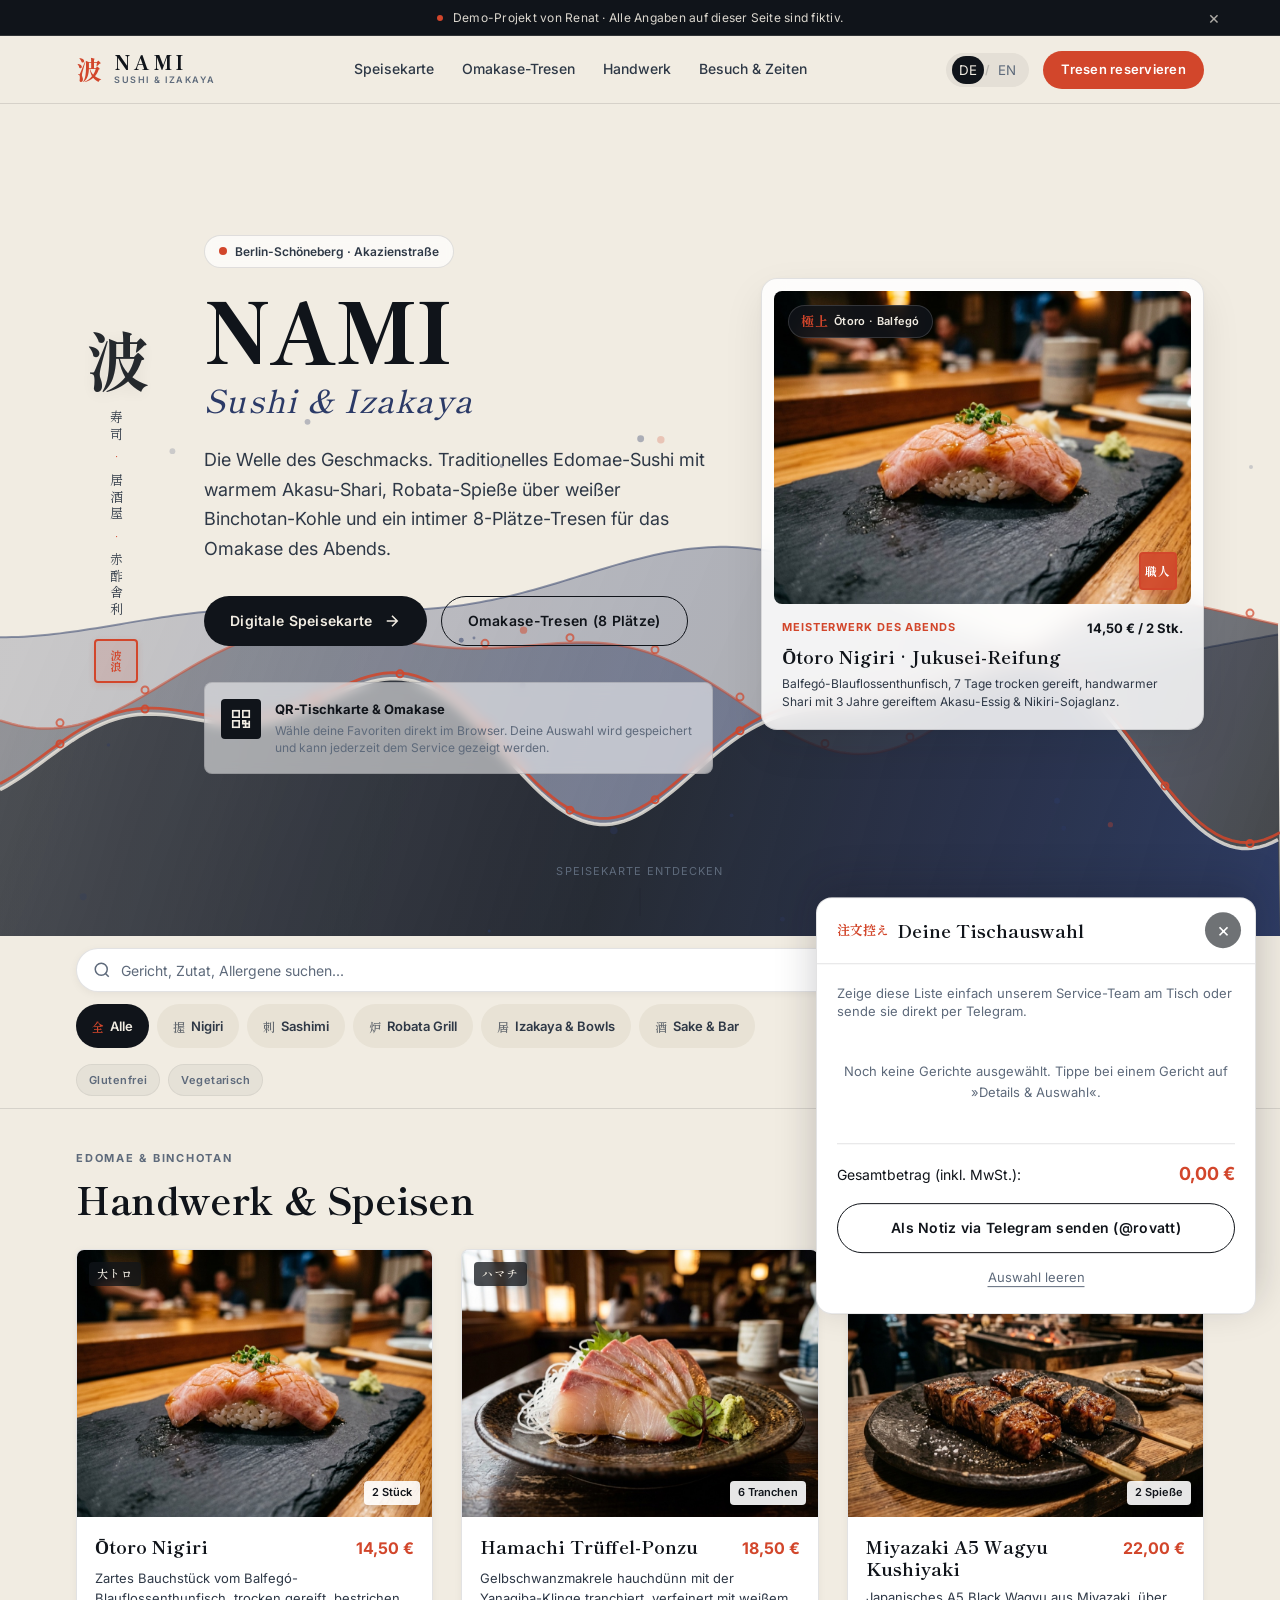
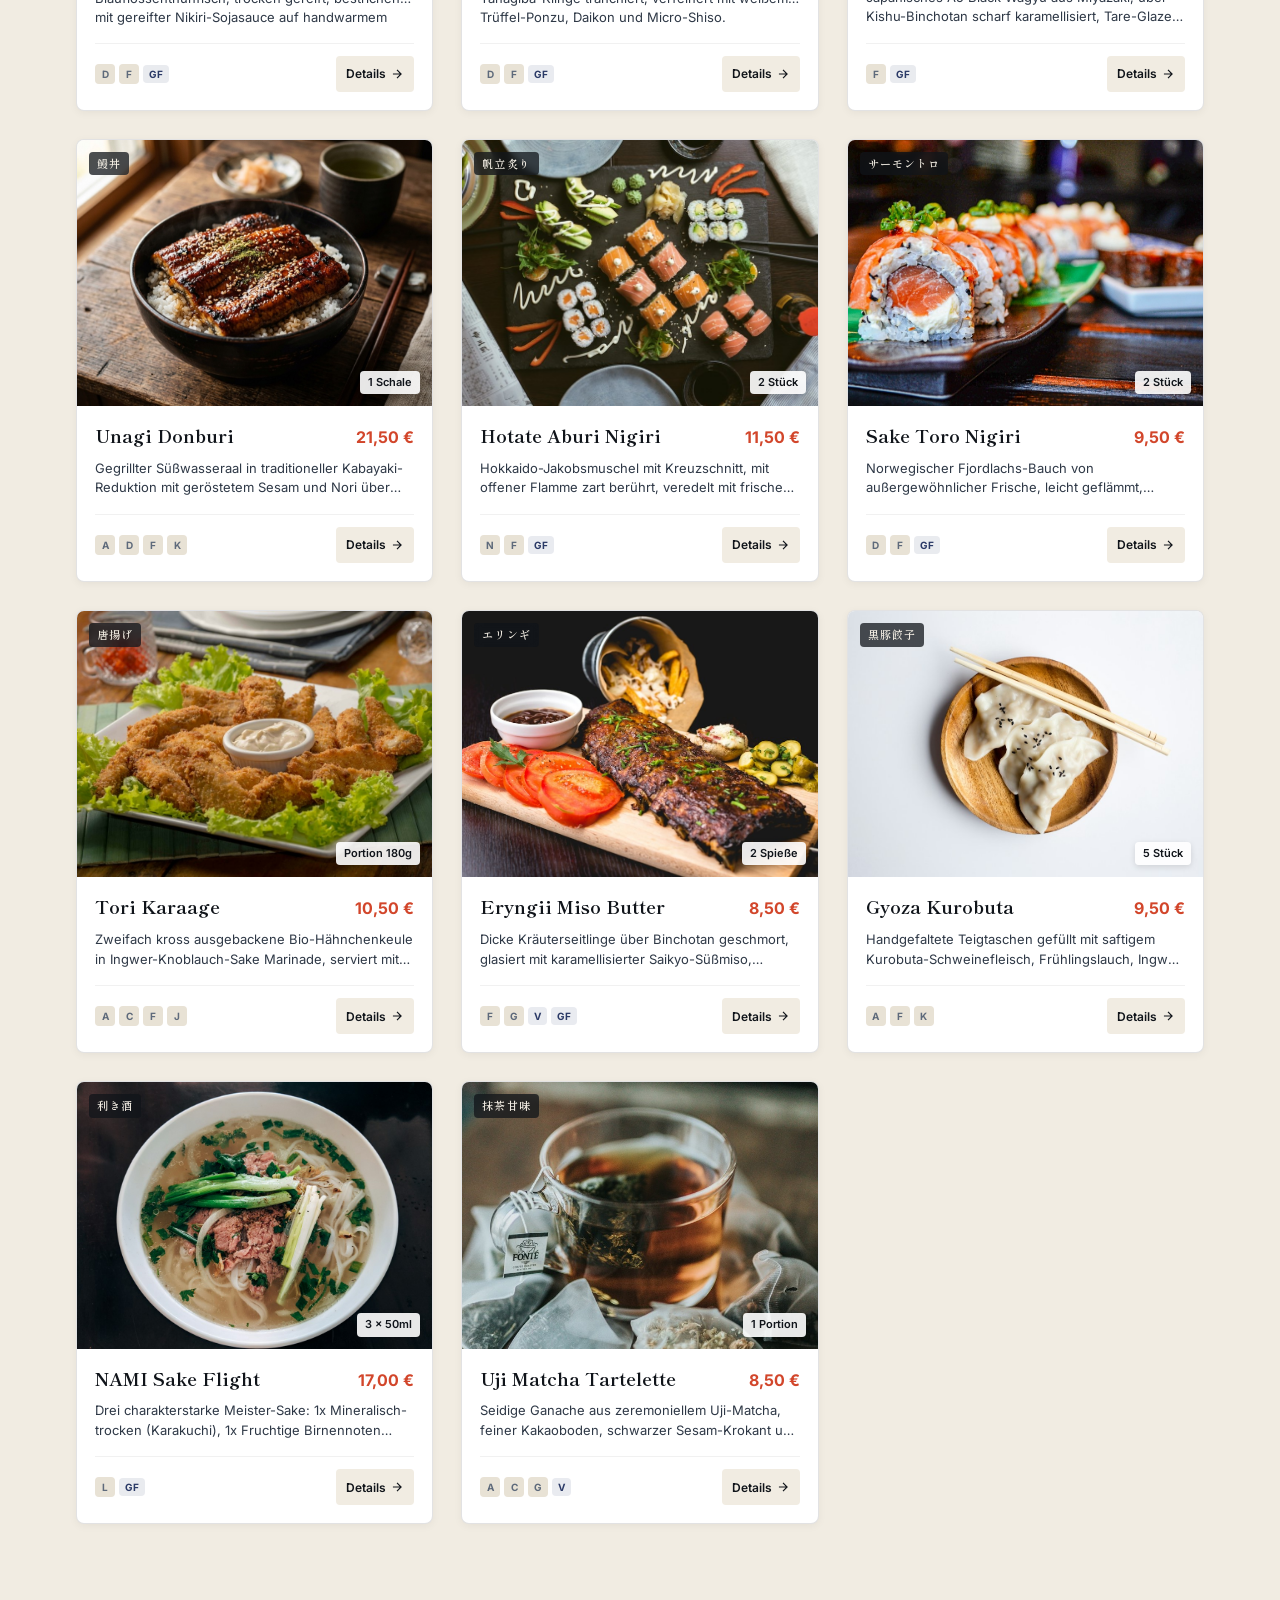
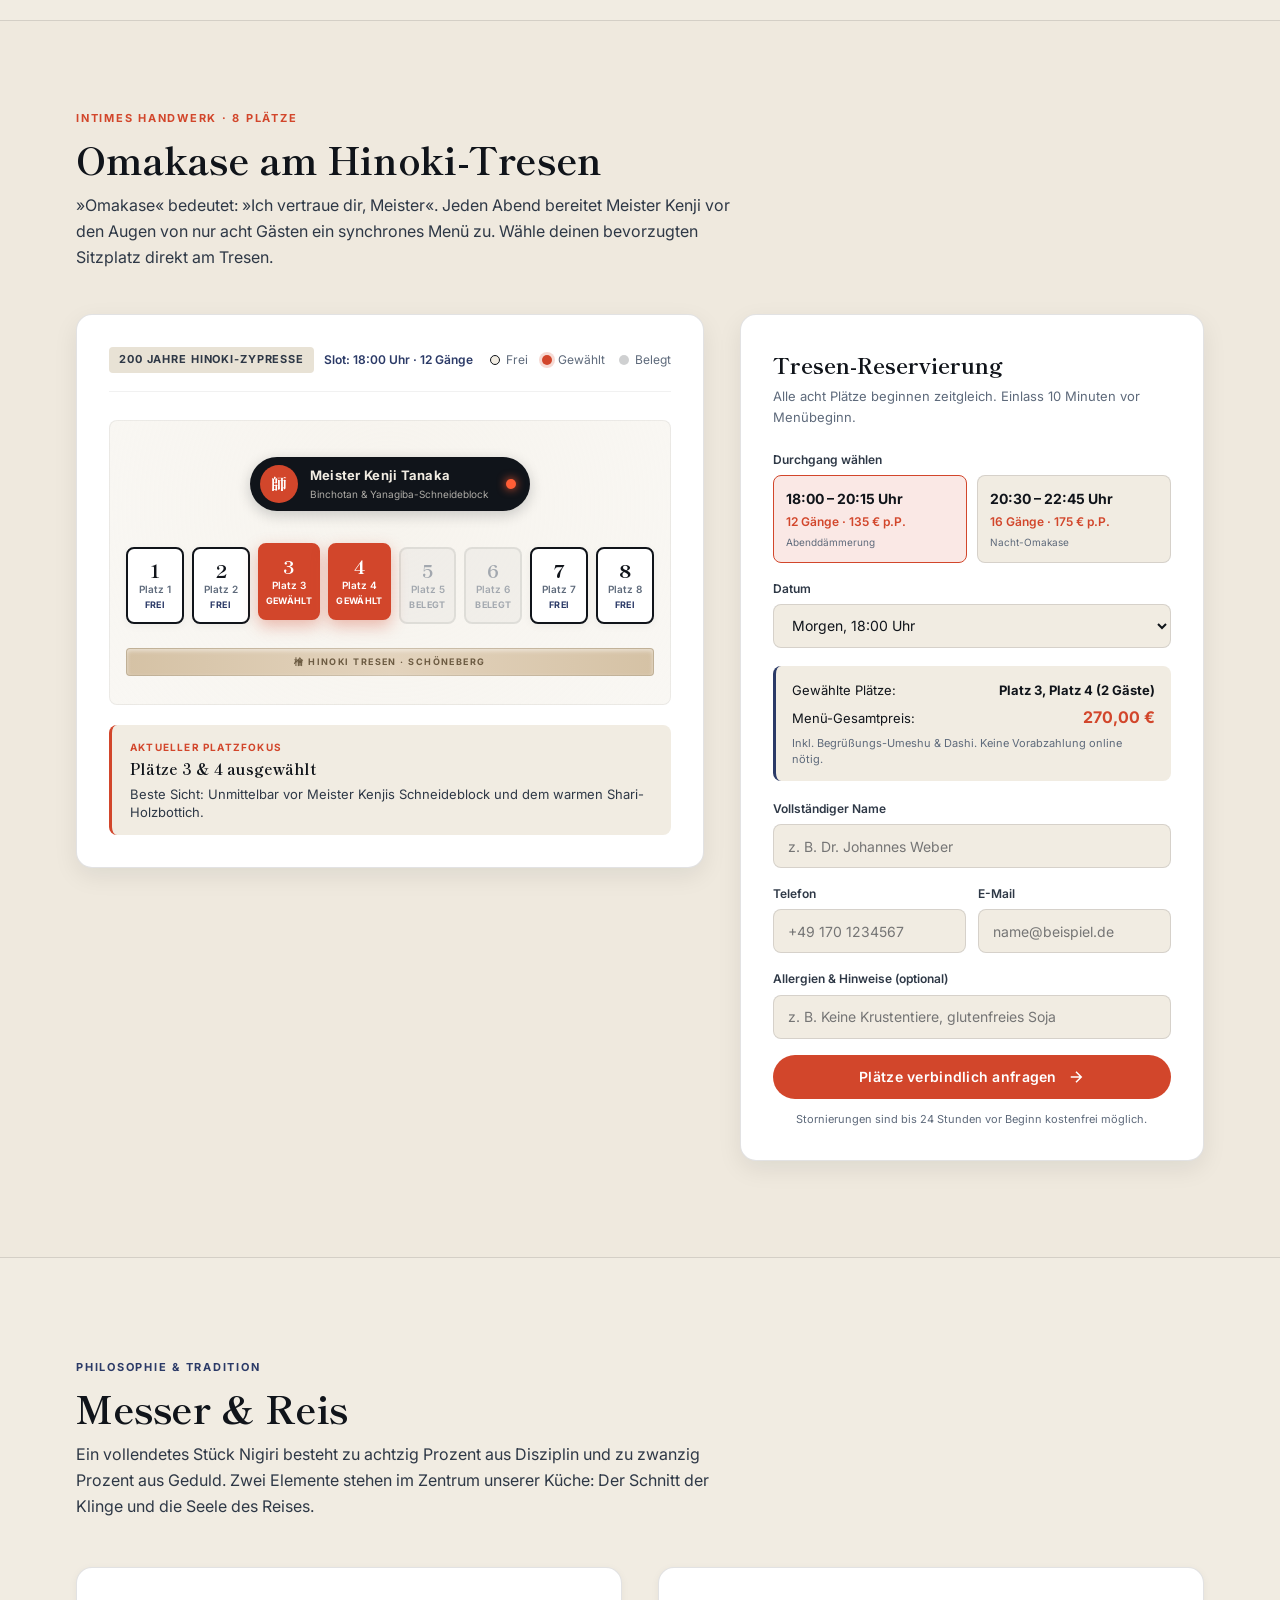
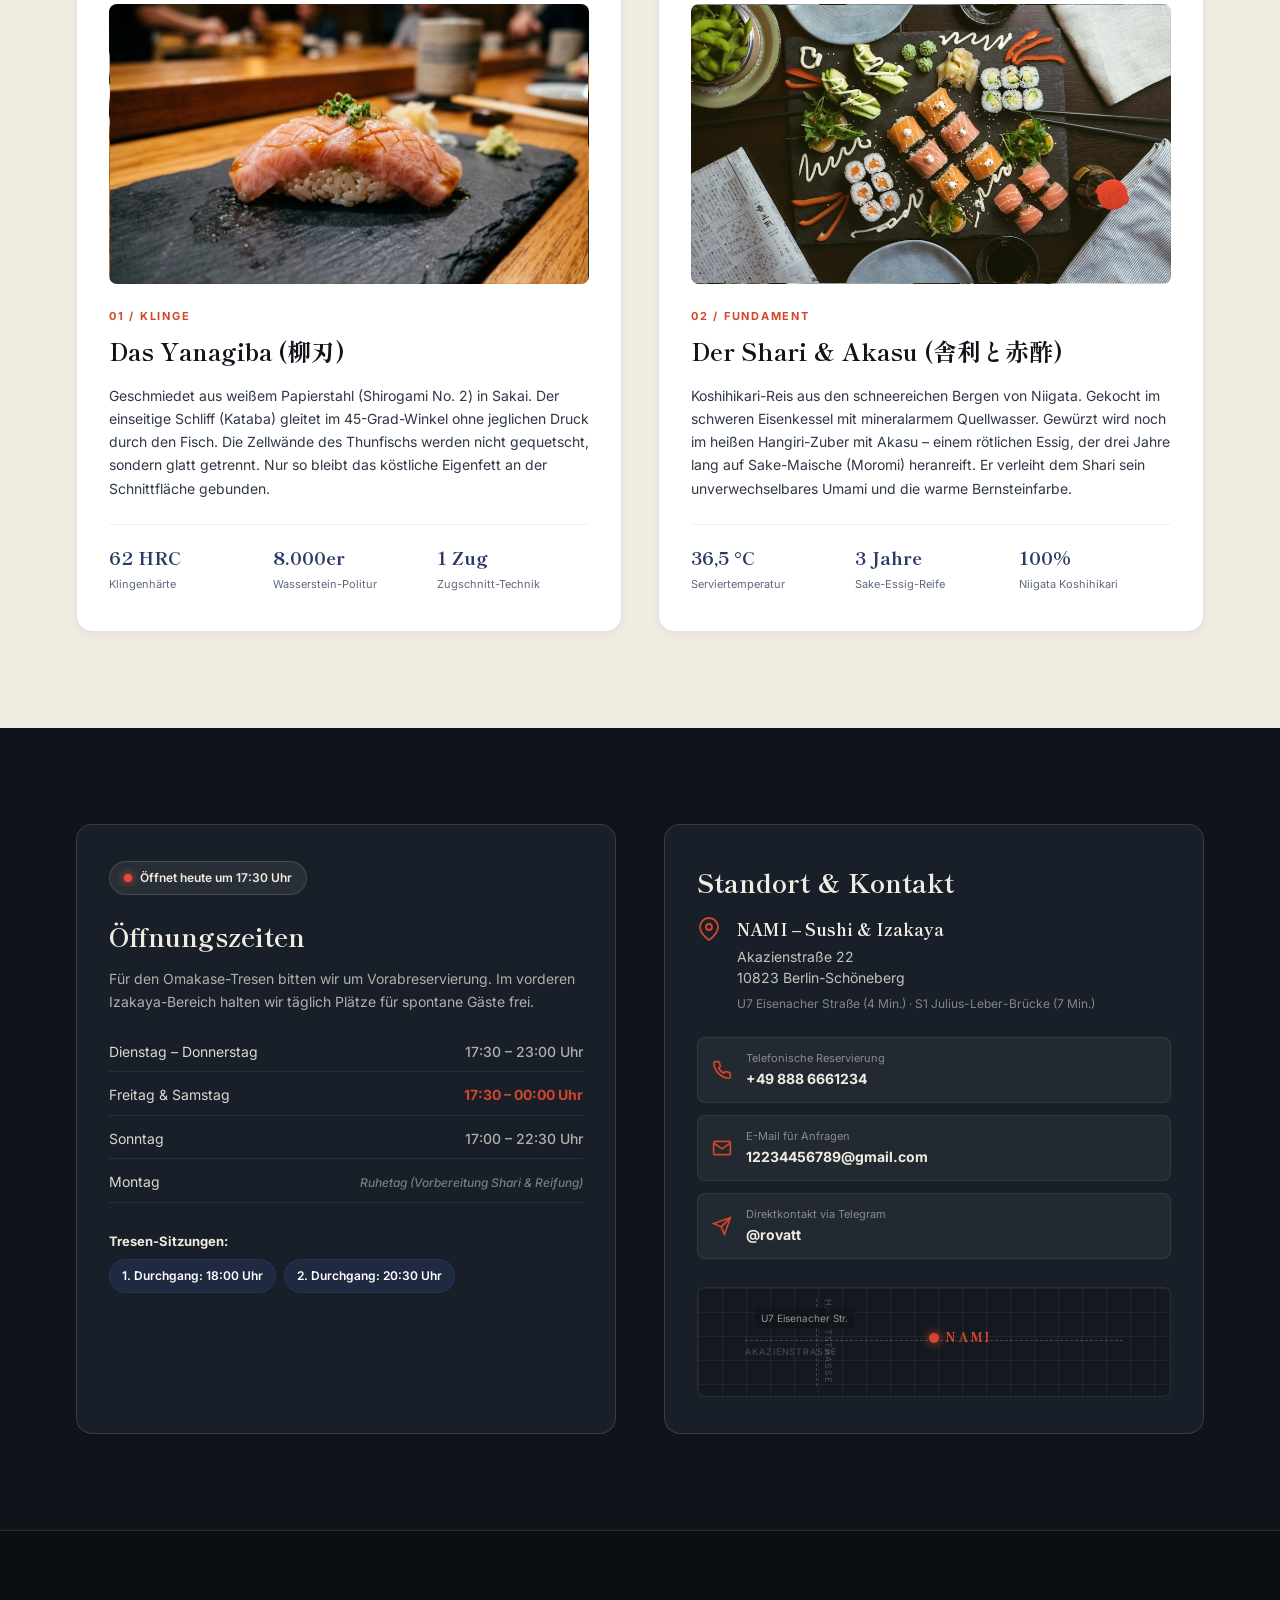
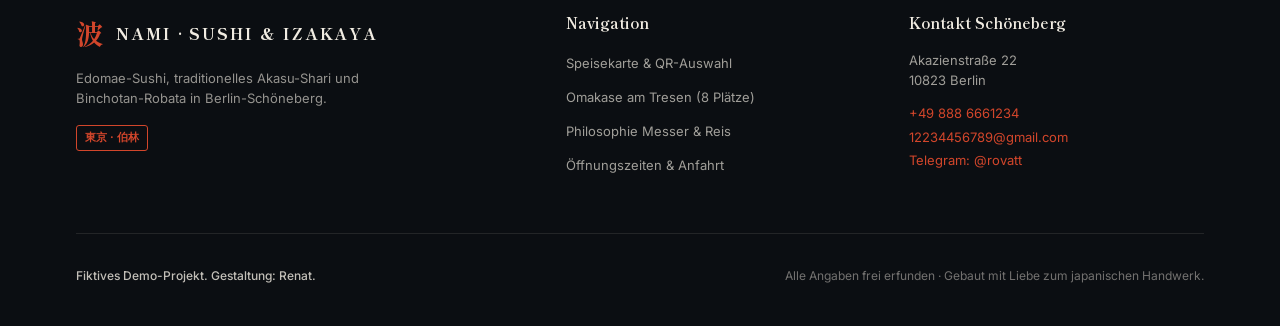
<file: nami/index.html>
<!DOCTYPE html>
<html translate="no" lang="de">
<head>
  <meta charset="UTF-8">
  <meta name="viewport" content="width=device-width, initial-scale=1.0, viewport-fit=cover, maximum-scale=1, user-scalable=no">
  <title>NAMI – Sushi & Izakaya · Berlin-Schöneberg</title>
  <meta name="description" content="NAMI – Authentisches Omakase am 8-Plätze-Tresen, traditionelle Nigiri mit gereiftem Akasu-Shari und Robata-Spezialitäten in Berlin-Schöneberg. Digitale QR-Speisekarte.">
  <meta name="theme-color" content="#10141A">

  <!-- Open Graph -->
  <meta property="og:title" content="NAMI – Sushi & Izakaya · Berlin-Schöneberg">
  <meta property="og:description" content="Omakase am Tresen, handgeformte Nigiri und Izakaya-Kultur in Berlin-Schöneberg.">
  <meta property="og:type" content="restaurant">
  <meta property="og:locale" content="de_DE">

  <!-- Google Fonts: Shippori Mincho + Inter -->
  <link rel="preconnect" href="https://fonts.googleapis.com">
  <link rel="preconnect" href="https://fonts.gstatic.com" crossorigin>
  <link href="https://fonts.googleapis.com/css2?family=Inter:wght@300;400;500;600;700&family=Shippori+Mincho:wght@400;500;600;700;800&display=swap" rel="stylesheet">

  <link rel="stylesheet" href="style.css">
<meta name="google" content="notranslate">
<style id="lock-fix">html,body{max-width:100%;overflow-x:clip}html{touch-action:pan-y;-webkit-text-size-adjust:100%}img,video,canvas,svg{max-width:100%}</style>
</head>
<body class="theme-nami">

  <!-- Slim Elegant Demo Bar -->
  <aside id="demo-bar" class="demo-bar" role="complementary" aria-label="Demo-Hinweis">
    <div class="demo-bar-inner">
      <span class="demo-dot"></span>
      <p class="demo-text">Demo-Projekt von Renat · Alle Angaben auf dieser Seite sind fiktiv.</p>
      <button type="button" id="close-demo-bar" class="demo-close" aria-label="Demo-Leiste schließen">×</button>
    </div>
  </aside>

  <!-- Navigation Header -->
  <header id="site-header" class="site-header">
    <div class="header-container">
      <a href="#hero" class="brand" aria-label="NAMI Startseite">
        <span class="brand-kanji" aria-hidden="true">波</span>
        <div class="brand-text">
          <span class="brand-name">NAMI</span>
          <span class="brand-sub">SUSHI &amp; IZAKAYA</span>
        </div>
      </a>

      <nav class="desktop-nav" aria-label="Hauptnavigation">
        <a href="#speisekarte" class="nav-link">Speisekarte</a>
        <a href="#omakase-tresen" class="nav-link">Omakase-Tresen</a>
        <a href="#handwerk" class="nav-link">Handwerk</a>
        <a href="#kontakt-zeiten" class="nav-link">Besuch &amp; Zeiten</a>
      </nav>

      <div class="header-actions">
        <!-- Language Switcher -->
        <div class="lang-switch" role="group" aria-label="Sprachauswahl">
          <button type="button" class="lang-btn active" data-lang="de" aria-pressed="true">DE</button>
          <span class="lang-divider">/</span>
          <button type="button" class="lang-btn" data-lang="en" aria-pressed="false">EN</button>
        </div>

        <a href="#omakase-tresen" class="btn btn-vermilion btn-sm header-cta">Tresen reservieren</a>

        <button type="button" id="mobile-menu-toggle" class="mobile-toggle" aria-expanded="false" aria-controls="mobile-nav" aria-label="Menü öffnen">
          <span class="bar"></span>
          <span class="bar"></span>
        </button>
      </div>
    </div>

    <!-- Mobile Drawer Nav -->
    <div id="mobile-nav" class="mobile-nav" aria-hidden="true">
      <div class="mobile-nav-inner">
        <a href="#speisekarte" class="mobile-nav-link">Speisekarte &amp; QR</a>
        <a href="#omakase-tresen" class="mobile-nav-link">Omakase am Tresen (8 Plätze)</a>
        <a href="#handwerk" class="mobile-nav-link">Handwerk &amp; Herkunft</a>
        <a href="#kontakt-zeiten" class="mobile-nav-link">Kontakt &amp; Öffnungszeiten</a>
        <div class="mobile-nav-contacts">
          <a href="tel:+498886661234" class="mobile-contact-item">+49 888 6661234</a>
          <a href="https://t.me/rovatt" target="_blank" rel="noopener noreferrer" class="mobile-contact-item">Telegram: @rovatt</a>
        </div>
      </div>
    </div>
  </header>

  <main id="main-content">

    <!-- 1. HERO SECTION: Animated Ink-Wash Wave & Vertical Japanese Typography -->
    <section id="hero" class="hero-section" aria-label="Willkommen bei NAMI">
      <!-- WebGL / Canvas Ink-Wash Wave -->
      <div class="canvas-wrapper" aria-hidden="true">
        <canvas id="ink-wave-canvas"></canvas>
        <div id="webgl-fallback" class="webgl-fallback"></div>
      </div>

      <div class="hero-content-wrap">
        <div class="hero-grid">
          
          <!-- Vertical Japanese Column -->
          <div class="hero-vertical-col" aria-hidden="true">
            <span class="vertical-kanji-huge">波</span>
            <div class="vertical-text-strip">
              <span class="vertical-item">寿司</span>
              <span class="vertical-bullet">·</span>
              <span class="vertical-item">居酒屋</span>
              <span class="vertical-bullet">·</span>
              <span class="vertical-item">赤酢舎利</span>
            </div>
            <div class="hanko-seal" title="NAMI Siegel">
              <span>波浪</span>
            </div>
          </div>

          <!-- Main Hero Text Column -->
          <div class="hero-main-col">
            <div class="hero-badge-pill">
              <span class="pulse-indicator"></span>
              <span class="badge-text" data-i18n="hero_badge">Berlin-Schöneberg · Akazienstraße</span>
            </div>

            <h1 class="hero-title">
              <span class="title-primary">NAMI</span>
              <span class="title-secondary">Sushi &amp; Izakaya</span>
            </h1>

            <p class="hero-lead" data-i18n="hero_lead">
              Die Welle des Geschmacks. Traditionelles Edomae-Sushi mit warmem Akasu-Shari, Robata-Spieße über weißer Binchotan-Kohle und ein intimer 8-Plätze-Tresen für das Omakase des Abends.
            </p>

            <div class="hero-ctas">
              <a href="#speisekarte" class="btn btn-primary">
                <span data-i18n="cta_menu">Digitale Speisekarte</span>
                <svg class="btn-arrow" width="18" height="18" viewBox="0 0 24 24" fill="none" stroke="currentColor" stroke-width="2" aria-hidden="true"><path d="M5 12h14M12 5l7 7-7 7"/></svg>
              </a>
              <a href="#omakase-tresen" class="btn btn-outline">
                <span data-i18n="cta_omakase">Omakase-Tresen (8 Plätze)</span>
              </a>
            </div>

            <!-- Quick Table Info / QR Notice -->
            <div class="qr-table-note">
              <div class="qr-icon-box" aria-hidden="true">
                <svg width="22" height="22" viewBox="0 0 24 24" fill="none" stroke="currentColor" stroke-width="1.8"><rect x="3" y="3" width="7" height="7"/><rect x="14" y="3" width="7" height="7"/><rect x="3" y="14" width="7" height="7"/><path d="M14 14h3v3h-3zM17 17h4v4h-4zM14 21h3M21 14v3"/></svg>
              </div>
              <div class="qr-note-text">
                <strong data-i18n="qr_title">QR-Tischkarte &amp; Omakase</strong>
                <p data-i18n="qr_desc">Wähle deine Favoriten direkt im Browser. Deine Auswahl wird gespeichert und kann jederzeit dem Service gezeigt werden.</p>
              </div>
            </div>

          </div>

          <!-- Striking Sushi Photo Column: Right side on Desktop, Below text on Mobile -->
          <div class="hero-media-col">
            <div class="hero-photo-card">
              <div class="hero-photo-wrapper">
                <img src="img/otoro-nigiri.jpg" alt="Ōtoro Nigiri vom Balfegó-Thunfisch auf warmem Akasu-Shari" class="hero-sushi-img" width="560" height="420" loading="eager">
                <div class="hero-photo-badge">
                  <span class="badge-kanji">極上</span>
                  <span class="badge-label">Ōtoro · Balfegó</span>
                </div>
                <div class="hero-photo-hanko" aria-hidden="true">職人</div>
              </div>
              <div class="hero-photo-caption">
                <div class="caption-header">
                  <span class="caption-tag">Meisterwerk des Abends</span>
                  <span class="caption-price">14,50 € / 2 Stk.</span>
                </div>
                <strong class="caption-title">Ōtoro Nigiri · Jukusei-Reifung</strong>
                <p class="caption-desc">Balfegó-Blauflossenthunfisch, 7 Tage trocken gereift, handwarmer Shari mit 3 Jahre gereiftem Akasu-Essig &amp; Nikiri-Sojaglanz.</p>
              </div>
            </div>
          </div>

        </div>
      </div>

      <!-- Scroll Indicator -->
      <a href="#speisekarte" class="scroll-cue" aria-label="Zur Speisekarte scrollen">
        <span class="scroll-label" data-i18n="scroll_down">Speisekarte entdecken</span>
        <div class="scroll-line"></div>
      </a>
    </section>

    <!-- 2. STICKY CATEGORY CHIPS + SEARCH (QR-Menu Navigation) -->
    <section id="speisekarte" class="menu-section" aria-label="Speisekarte">
      
      <div class="sticky-menu-bar" id="sticky-bar">
        <div class="sticky-bar-container">
          
          <!-- Search Input -->
          <div class="search-box">
            <svg class="search-icon" width="18" height="18" viewBox="0 0 24 24" fill="none" stroke="currentColor" stroke-width="2" aria-hidden="true"><circle cx="11" cy="11" r="8"/><path d="M21 21l-4.35-4.35"/></svg>
            <input type="text" id="menu-search" class="search-input" placeholder="Gericht, Zutat, Allergene suchen..." aria-label="Speisekarte durchsuchen">
            <button type="button" id="clear-search" class="clear-search hidden" aria-label="Suche löschen">×</button>
          </div>

          <!-- Category Chips -->
          <div class="category-chips-scroll" role="tablist" aria-label="Speisenkategorien">
            <button type="button" class="chip-btn active" role="tab" aria-selected="true" data-category="all">
              <span class="chip-kanji">全</span>
              <span class="chip-text" data-i18n="cat_all">Alle</span>
            </button>
            <button type="button" class="chip-btn" role="tab" aria-selected="false" data-category="nigiri">
              <span class="chip-kanji">握</span>
              <span class="chip-text" data-i18n="cat_nigiri">Nigiri</span>
            </button>
            <button type="button" class="chip-btn" role="tab" aria-selected="false" data-category="sashimi">
              <span class="chip-kanji">刺</span>
              <span class="chip-text" data-i18n="cat_sashimi">Sashimi</span>
            </button>
            <button type="button" class="chip-btn" role="tab" aria-selected="false" data-category="robata">
              <span class="chip-kanji">炉</span>
              <span class="chip-text" data-i18n="cat_robata">Robata Grill</span>
            </button>
            <button type="button" class="chip-btn" role="tab" aria-selected="false" data-category="izakaya">
              <span class="chip-kanji">居</span>
              <span class="chip-text" data-i18n="cat_izakaya">Izakaya &amp; Bowls</span>
            </button>
            <button type="button" class="chip-btn" role="tab" aria-selected="false" data-category="drinks">
              <span class="chip-kanji">酒</span>
              <span class="chip-text" data-i18n="cat_drinks">Sake &amp; Bar</span>
            </button>
          </div>

          <!-- Quick Dietary Filter Toggles -->
          <div class="dietary-filters" aria-label="Filter">
            <button type="button" class="diet-btn" data-filter="glutenfree" aria-pressed="false" title="Nur glutenfreie Gerichte">
              <span>Glutenfrei</span>
            </button>
            <button type="button" class="diet-btn" data-filter="vegetarian" aria-pressed="false" title="Nur vegetarische Gerichte">
              <span>Vegetarisch</span>
            </button>
            <button type="button" id="open-allergen-modal" class="diet-btn allergen-legend-trigger" title="Allergen-Legende öffnen">
              <span>Allergene-Info [A–N]</span>
            </button>
          </div>

        </div>
      </div>

      <!-- 3. MENU DISH GRID -->
      <div class="section-container">
        
        <header class="section-header-row">
          <div>
            <div class="kicker-tag" data-i18n="menu_kicker">Edomae &amp; Binchotan</div>
            <h2 class="section-title" data-i18n="menu_title">Handwerk &amp; Speisen</h2>
          </div>
          <div class="menu-status-badge">
            <span id="dishes-count">11 Gerichte</span>
            <span class="badge-sub">Frisch zubereitet</span>
          </div>
        </header>

        <div id="dishes-grid" class="dishes-grid" role="region" aria-live="polite">
          <!-- Dish Cards injected & rendered statically + dynamic JS fallback -->
          
          <!-- 1. Otoro Nigiri -->
          <article class="dish-card" data-id="otoro-nigiri" data-category="nigiri" data-diet="glutenfree" tabindex="0">
            <div class="dish-media">
              <img src="img/otoro-nigiri.jpg" alt="Zart marmoriertes Otoro Nigiri mit Nikiri-Sojaglasur" class="dish-img" width="480" height="360" loading="lazy">
              <span class="dish-kanji-tag">大トロ</span>
              <span class="dish-pieces">2 Stück</span>
            </div>
            <div class="dish-body">
              <div class="dish-head">
                <h3 class="dish-name">Ōtoro Nigiri</h3>
                <span class="dish-price">14,50 €</span>
              </div>
              <p class="dish-desc">Zartes Bauchstück vom Balfegó-Blauflossenthunfisch, trocken gereift, bestrichen mit gereifter Nikiri-Sojasauce auf handwarmem Akasu-Shari.</p>
              <div class="dish-foot">
                <div class="allergen-pill-group" title="Allergene: D (Fisch), F (Soja)">
                  <span class="allergen-tag">D</span>
                  <span class="allergen-tag">F</span>
                  <span class="diet-tag">GF</span>
                </div>
                <button type="button" class="btn-card-action" aria-label="Details zu Ōtoro Nigiri öffnen">
                  <span>Details</span>
                  <svg width="14" height="14" viewBox="0 0 24 24" fill="none" stroke="currentColor" stroke-width="2"><path d="M5 12h14M12 5l7 7-7 7"/></svg>
                </button>
              </div>
            </div>
          </article>

          <!-- 2. Hamachi Sashimi -->
          <article class="dish-card" data-id="hamachi-sashimi" data-category="sashimi" data-diet="glutenfree" tabindex="0">
            <div class="dish-media">
              <img src="img/hamachi-sashimi.jpg" alt="Dünn tranchiertes Hamachi Sashimi mit weißem Trüffel-Ponzu" class="dish-img" width="480" height="360" loading="lazy">
              <span class="dish-kanji-tag">ハマチ</span>
              <span class="dish-pieces">6 Tranchen</span>
            </div>
            <div class="dish-body">
              <div class="dish-head">
                <h3 class="dish-name">Hamachi Trüffel-Ponzu</h3>
                <span class="dish-price">18,50 €</span>
              </div>
              <p class="dish-desc">Gelbschwanzmakrele hauchdünn mit der Yanagiba-Klinge tranchiert, verfeinert mit weißem Trüffel-Ponzu, Daikon und Micro-Shiso.</p>
              <div class="dish-foot">
                <div class="allergen-pill-group" title="Allergene: D (Fisch), F (Soja)">
                  <span class="allergen-tag">D</span>
                  <span class="allergen-tag">F</span>
                  <span class="diet-tag">GF</span>
                </div>
                <button type="button" class="btn-card-action" aria-label="Details zu Hamachi Sashimi öffnen">
                  <span>Details</span>
                  <svg width="14" height="14" viewBox="0 0 24 24" fill="none" stroke="currentColor" stroke-width="2"><path d="M5 12h14M12 5l7 7-7 7"/></svg>
                </button>
              </div>
            </div>
          </article>

          <!-- 3. Wagyu Robata -->
          <article class="dish-card" data-id="wagyu-robata" data-category="robata" data-diet="glutenfree" tabindex="0">
            <div class="dish-media">
              <img src="img/wagyu-robata.jpg" alt="Gegrillte A5 Miyazaki Wagyu Skewers über Binchotan" class="dish-img" width="480" height="360" loading="lazy">
              <span class="dish-kanji-tag">和牛串</span>
              <span class="dish-pieces">2 Spieße</span>
            </div>
            <div class="dish-body">
              <div class="dish-head">
                <h3 class="dish-name">Miyazaki A5 Wagyu Kushiyaki</h3>
                <span class="dish-price">22,00 €</span>
              </div>
              <p class="dish-desc">Japanisches A5 Black Wagyu aus Miyazaki, über Kishu-Binchotan scharf karamellisiert, Tare-Glaze, Maldon-Salz und Sansho-Pfeffer.</p>
              <div class="dish-foot">
                <div class="allergen-pill-group" title="Allergene: F (Soja)">
                  <span class="allergen-tag">F</span>
                  <span class="diet-tag">GF</span>
                </div>
                <button type="button" class="btn-card-action" aria-label="Details zu Miyazaki A5 Wagyu öffnen">
                  <span>Details</span>
                  <svg width="14" height="14" viewBox="0 0 24 24" fill="none" stroke="currentColor" stroke-width="2"><path d="M5 12h14M12 5l7 7-7 7"/></svg>
                </button>
              </div>
            </div>
          </article>

          <!-- 4. Unagi Don -->
          <article class="dish-card" data-id="unagi-don" data-category="izakaya" data-diet="" tabindex="0">
            <div class="dish-media">
              <img src="img/unagi-don.jpg" alt="Gegrillter Süßwasseraal über dampfendem Koshihikari-Reis in Lackschale" class="dish-img" width="480" height="360" loading="lazy">
              <span class="dish-kanji-tag">鰻丼</span>
              <span class="dish-pieces">1 Schale</span>
            </div>
            <div class="dish-body">
              <div class="dish-head">
                <h3 class="dish-name">Unagi Donburi</h3>
                <span class="dish-price">21,50 €</span>
              </div>
              <p class="dish-desc">Gegrillter Süßwasseraal in traditioneller Kabayaki-Reduktion mit geröstetem Sesam und Nori über dampfendem Koshihikari-Reis.</p>
              <div class="dish-foot">
                <div class="allergen-pill-group" title="Allergene: A (Gluten), D (Fisch), F (Soja), K (Sesam)">
                  <span class="allergen-tag">A</span>
                  <span class="allergen-tag">D</span>
                  <span class="allergen-tag">F</span>
                  <span class="allergen-tag">K</span>
                </div>
                <button type="button" class="btn-card-action" aria-label="Details zu Unagi Donburi öffnen">
                  <span>Details</span>
                  <svg width="14" height="14" viewBox="0 0 24 24" fill="none" stroke="currentColor" stroke-width="2"><path d="M5 12h14M12 5l7 7-7 7"/></svg>
                </button>
              </div>
            </div>
          </article>

          <!-- 5. Hotate Nigiri -->
          <article class="dish-card" data-id="hotate-nigiri" data-category="nigiri" data-diet="glutenfree" tabindex="0">
            <div class="dish-media">
              <img src="img/hotate-nigiri.jpg" alt="Geflämmtes Hotate Jakobsmuschel Nigiri mit Yuzu-Zeste" class="dish-img" width="480" height="360" loading="lazy">
              <span class="dish-kanji-tag">帆立炙り</span>
              <span class="dish-pieces">2 Stück</span>
            </div>
            <div class="dish-body">
              <div class="dish-head">
                <h3 class="dish-name">Hotate Aburi Nigiri</h3>
                <span class="dish-price">11,50 €</span>
              </div>
              <p class="dish-desc">Hokkaido-Jakobsmuschel mit Kreuzschnitt, mit offener Flamme zart berührt, veredelt mit frischem Yuzu-Abrieb und Meersalzflocken.</p>
              <div class="dish-foot">
                <div class="allergen-pill-group" title="Allergene: N (Weichtiere), F (Soja)">
                  <span class="allergen-tag">N</span>
                  <span class="allergen-tag">F</span>
                  <span class="diet-tag">GF</span>
                </div>
                <button type="button" class="btn-card-action" aria-label="Details zu Hotate Aburi Nigiri öffnen">
                  <span>Details</span>
                  <svg width="14" height="14" viewBox="0 0 24 24" fill="none" stroke="currentColor" stroke-width="2"><path d="M5 12h14M12 5l7 7-7 7"/></svg>
                </button>
              </div>
            </div>
          </article>

          <!-- 6. Sake Toro Nigiri -->
          <article class="dish-card" data-id="sake-toro" data-category="nigiri" data-diet="glutenfree" tabindex="0">
            <div class="dish-media">
              <img src="img/sake-toro.jpg" alt="Sake Toro Lachs Nigiri mit Mirin-Glasur" class="dish-img" width="480" height="360" loading="lazy">
              <span class="dish-kanji-tag">サーモントロ</span>
              <span class="dish-pieces">2 Stück</span>
            </div>
            <div class="dish-body">
              <div class="dish-head">
                <h3 class="dish-name">Sake Toro Nigiri</h3>
                <span class="dish-price">9,50 €</span>
              </div>
              <p class="dish-desc">Norwegischer Fjordlachs-Bauch von außergewöhnlicher Frische, leicht geflämmt, bestrichen mit zartem Mirin-Lack auf Shari.</p>
              <div class="dish-foot">
                <div class="allergen-pill-group" title="Allergene: D (Fisch), F (Soja)">
                  <span class="allergen-tag">D</span>
                  <span class="allergen-tag">F</span>
                  <span class="diet-tag">GF</span>
                </div>
                <button type="button" class="btn-card-action" aria-label="Details zu Sake Toro Nigiri öffnen">
                  <span>Details</span>
                  <svg width="14" height="14" viewBox="0 0 24 24" fill="none" stroke="currentColor" stroke-width="2"><path d="M5 12h14M12 5l7 7-7 7"/></svg>
                </button>
              </div>
            </div>
          </article>

          <!-- 7. Izakaya Karaage -->
          <article class="dish-card" data-id="izakaya-karaage" data-category="izakaya" data-diet="" tabindex="0">
            <div class="dish-media">
              <img src="img/izakaya-karaage.jpg" alt="Knuspriges Tori Karaage Hähnchen mit Limette und Yuzu-Kewpie-Dip" class="dish-img" width="480" height="360" loading="lazy">
              <span class="dish-kanji-tag">唐揚げ</span>
              <span class="dish-pieces">Portion 180g</span>
            </div>
            <div class="dish-body">
              <div class="dish-head">
                <h3 class="dish-name">Tori Karaage</h3>
                <span class="dish-price">10,50 €</span>
              </div>
              <p class="dish-desc">Zweifach kross ausgebackene Bio-Hähnchenkeule in Ingwer-Knoblauch-Sake Marinade, serviert mit Yuzu-Kosho-Kewpie-Dip und Zitrone.</p>
              <div class="dish-foot">
                <div class="allergen-pill-group" title="Allergene: A (Gluten), C (Eier), F (Soja), J (Senf)">
                  <span class="allergen-tag">A</span>
                  <span class="allergen-tag">C</span>
                  <span class="allergen-tag">F</span>
                  <span class="allergen-tag">J</span>
                </div>
                <button type="button" class="btn-card-action" aria-label="Details zu Tori Karaage öffnen">
                  <span>Details</span>
                  <svg width="14" height="14" viewBox="0 0 24 24" fill="none" stroke="currentColor" stroke-width="2"><path d="M5 12h14M12 5l7 7-7 7"/></svg>
                </button>
              </div>
            </div>
          </article>

          <!-- 8. Eryngii Miso Butter -->
          <article class="dish-card" data-id="eryngii-robata" data-category="robata" data-diet="vegetarian glutenfree" tabindex="0">
            <div class="dish-media">
              <img src="img/eryngii-robata.jpg" alt="Über Holzkohle gegrillte Kräuterseitlinge mit Saikyo Miso-Butter" class="dish-img" width="480" height="360" loading="lazy">
              <span class="dish-kanji-tag">エリンギ</span>
              <span class="dish-pieces">2 Spieße</span>
            </div>
            <div class="dish-body">
              <div class="dish-head">
                <h3 class="dish-name">Eryngii Miso Butter</h3>
                <span class="dish-price">8,50 €</span>
              </div>
              <p class="dish-desc">Dicke Kräuterseitlinge über Binchotan geschmort, glasiert mit karamellisierter Saikyo-Süßmiso, nussiger Butter und Schnittlauch.</p>
              <div class="dish-foot">
                <div class="allergen-pill-group" title="Allergene: F (Soja), G (Milch)">
                  <span class="allergen-tag">F</span>
                  <span class="allergen-tag">G</span>
                  <span class="diet-tag">V</span>
                  <span class="diet-tag">GF</span>
                </div>
                <button type="button" class="btn-card-action" aria-label="Details zu Eryngii Robata öffnen">
                  <span>Details</span>
                  <svg width="14" height="14" viewBox="0 0 24 24" fill="none" stroke="currentColor" stroke-width="2"><path d="M5 12h14M12 5l7 7-7 7"/></svg>
                </button>
              </div>
            </div>
          </article>

          <!-- 9. Gyoza Kurobuta -->
          <article class="dish-card" data-id="gyoza-kurobuta" data-category="izakaya" data-diet="" tabindex="0">
            <div class="dish-media">
              <img src="img/gyoza-kurobuta.jpg" alt="Handgefaltete Kurobuta Schweinefleisch Gyoza mit knusprigem Spitzenrand" class="dish-img" width="480" height="360" loading="lazy">
              <span class="dish-kanji-tag">黒豚餃子</span>
              <span class="dish-pieces">5 Stück</span>
            </div>
            <div class="dish-body">
              <div class="dish-head">
                <h3 class="dish-name">Gyoza Kurobuta</h3>
                <span class="dish-price">9,50 €</span>
              </div>
              <p class="dish-desc">Handgefaltete Teigtaschen gefüllt mit saftigem Kurobuta-Schweinefleisch, Frühlingslauch, Ingwer und knusprigem Spitzenrand (Hanetsuki).</p>
              <div class="dish-foot">
                <div class="allergen-pill-group" title="Allergene: A (Gluten), F (Soja), K (Sesam)">
                  <span class="allergen-tag">A</span>
                  <span class="allergen-tag">F</span>
                  <span class="allergen-tag">K</span>
                </div>
                <button type="button" class="btn-card-action" aria-label="Details zu Gyoza Kurobuta öffnen">
                  <span>Details</span>
                  <svg width="14" height="14" viewBox="0 0 24 24" fill="none" stroke="currentColor" stroke-width="2"><path d="M5 12h14M12 5l7 7-7 7"/></svg>
                </button>
              </div>
            </div>
          </article>

          <!-- 10. Sake Flight -->
          <article class="dish-card" data-id="sake-flight" data-category="drinks" data-diet="glutenfree" tabindex="0">
            <div class="dish-media">
              <img src="img/sake-flight.jpg" alt="NAMI Sake Degustation mit Tokkuri und Ochoko Schalen" class="dish-img" width="480" height="360" loading="lazy">
              <span class="dish-kanji-tag">利き酒</span>
              <span class="dish-pieces">3 x 50ml</span>
            </div>
            <div class="dish-body">
              <div class="dish-head">
                <h3 class="dish-name">NAMI Sake Flight</h3>
                <span class="dish-price">17,00 €</span>
              </div>
              <p class="dish-desc">Drei charakterstarke Meister-Sake: 1x Mineralisch-trocken (Karakuchi), 1x Fruchtige Birnennoten (Ginjo), 1x Erdig-tief (Yamahai Moromi).</p>
              <div class="dish-foot">
                <div class="allergen-pill-group" title="Allergene: L (Sulfite)">
                  <span class="allergen-tag">L</span>
                  <span class="diet-tag">GF</span>
                </div>
                <button type="button" class="btn-card-action" aria-label="Details zum Sake Flight öffnen">
                  <span>Details</span>
                  <svg width="14" height="14" viewBox="0 0 24 24" fill="none" stroke="currentColor" stroke-width="2"><path d="M5 12h14M12 5l7 7-7 7"/></svg>
                </button>
              </div>
            </div>
          </article>

          <!-- 11. Matcha Dessert -->
          <article class="dish-card" data-id="matcha-dessert" data-category="izakaya" data-diet="vegetarian" tabindex="0">
            <div class="dish-media">
              <img src="img/matcha-dessert.jpg" alt="Uji Matcha Ganache Tart mit geröstetem schwarzem Sesam" class="dish-img" width="480" height="360" loading="lazy">
              <span class="dish-kanji-tag">抹茶甘味</span>
              <span class="dish-pieces">1 Portion</span>
            </div>
            <div class="dish-body">
              <div class="dish-head">
                <h3 class="dish-name">Uji Matcha Tartelette</h3>
                <span class="dish-price">8,50 €</span>
              </div>
              <p class="dish-desc">Seidige Ganache aus zeremoniellem Uji-Matcha, feiner Kakaoboden, schwarzer Sesam-Krokant und leicht gesalzener Yuzu-Schaum.</p>
              <div class="dish-foot">
                <div class="allergen-pill-group" title="Allergene: A (Gluten), C (Eier), G (Milch), K (Sesam)">
                  <span class="allergen-tag">A</span>
                  <span class="allergen-tag">C</span>
                  <span class="allergen-tag">G</span>
                  <span class="diet-tag">V</span>
                </div>
                <button type="button" class="btn-card-action" aria-label="Details zu Matcha Tartelette öffnen">
                  <span>Details</span>
                  <svg width="14" height="14" viewBox="0 0 24 24" fill="none" stroke="currentColor" stroke-width="2"><path d="M5 12h14M12 5l7 7-7 7"/></svg>
                </button>
              </div>
            </div>
          </article>

        </div>

      </div>
    </section>

    <!-- 4. SIGNATURE SECTION: OMAKASE AM TRESEN & 8-SEAT COUNTER PICKER -->
    <section id="omakase-tresen" class="omakase-section" aria-label="Omakase am Tresen">
      <div class="section-container">
        
        <div class="omakase-header">
          <div class="kicker-tag kicker-vermilion">Intimes Handwerk · 8 Plätze</div>
          <h2 class="section-title">Omakase am Hinoki-Tresen</h2>
          <p class="omakase-lead">
            »Omakase« bedeutet: »Ich vertraue dir, Meister«. Jeden Abend bereitet Meister Kenji vor den Augen von nur acht Gästen ein synchrones Menü zu. Wähle deinen bevorzugten Sitzplatz direkt am Tresen.
          </p>
        </div>

        <div class="omakase-layout-grid">
          
          <!-- Interactive Counter Visualizer (8 Seats) -->
          <div class="counter-visualizer-card">
            
            <div class="counter-card-head">
              <div class="head-status-info">
                <span class="badge-wood">200 Jahre Hinoki-Zypresse</span>
                <span class="head-slot-label" id="current-slot-display">Slot: 18:00 Uhr · 12 Gänge</span>
              </div>
              <div class="seat-legend">
                <span class="legend-item"><span class="legend-dot dot-free"></span> Frei</span>
                <span class="legend-item"><span class="legend-dot dot-selected"></span> Gewählt</span>
                <span class="legend-item"><span class="legend-dot dot-taken"></span> Belegt</span>
              </div>
            </div>

            <!-- The Architectural Counter Map -->
            <div class="counter-stage">
              
              <!-- Chef's Workstation in Center -->
              <div class="chef-island">
                <div class="chef-avatar">
                  <span class="chef-icon" aria-hidden="true">師</span>
                </div>
                <div class="chef-details">
                  <strong class="chef-name">Meister Kenji Tanaka</strong>
                  <span class="chef-station">Binchotan &amp; Yanagiba-Schneideblock</span>
                </div>
                <div class="binchotan-glow" aria-hidden="true" title="Binchotan Glut"></div>
              </div>

              <!-- 8 Seats Arc -->
              <div class="seats-counter-arc" id="seats-container" role="group" aria-label="Sitzplatz-Auswahl am Tresen">
                
                <!-- Seat 1 -->
                <button type="button" class="seat-node" data-seat="1" data-pos="Außenplatz links · Nahe Sake-Schrein" aria-label="Platz 1 wählen (Frei)">
                  <span class="seat-number">1</span>
                  <span class="seat-label">Platz 1</span>
                  <span class="seat-status-tag">Frei</span>
                </button>

                <!-- Seat 2 -->
                <button type="button" class="seat-node" data-seat="2" data-pos="Optimaler Blick auf Schneidekunst" aria-label="Platz 2 wählen (Frei)">
                  <span class="seat-number">2</span>
                  <span class="seat-label">Platz 2</span>
                  <span class="seat-status-tag">Frei</span>
                </button>

                <!-- Seat 3 -->
                <button type="button" class="seat-node seat-selected" data-seat="3" data-pos="Zentral vor dem Arbeitsblock" aria-label="Platz 3 gewählt">
                  <span class="seat-number">3</span>
                  <span class="seat-label">Platz 3</span>
                  <span class="seat-status-tag">Gewählt</span>
                </button>

                <!-- Seat 4 -->
                <button type="button" class="seat-node seat-selected" data-seat="4" data-pos="Chef-Position · Direkter Kontakt" aria-label="Platz 4 gewählt">
                  <span class="seat-number">4</span>
                  <span class="seat-label">Platz 4</span>
                  <span class="seat-status-tag">Gewählt</span>
                </button>

                <!-- Seat 5 -->
                <button type="button" class="seat-node seat-taken" data-seat="5" data-pos="Direkt vor der Binchotan-Glut" disabled aria-label="Platz 5 (Bereits reserviert)">
                  <span class="seat-number">5</span>
                  <span class="seat-label">Platz 5</span>
                  <span class="seat-status-tag">Belegt</span>
                </button>

                <!-- Seat 6 -->
                <button type="button" class="seat-node seat-taken" data-seat="6" data-pos="Zentral rechts" disabled aria-label="Platz 6 (Bereits reserviert)">
                  <span class="seat-number">6</span>
                  <span class="seat-label">Platz 6</span>
                  <span class="seat-status-tag">Belegt</span>
                </button>

                <!-- Seat 7 -->
                <button type="button" class="seat-node" data-seat="7" data-pos="Ruhiger Zweierbereich rechts" aria-label="Platz 7 wählen (Frei)">
                  <span class="seat-number">7</span>
                  <span class="seat-label">Platz 7</span>
                  <span class="seat-status-tag">Frei</span>
                </button>

                <!-- Seat 8 -->
                <button type="button" class="seat-node" data-seat="8" data-pos="Fensterseite Schöneberg" aria-label="Platz 8 wählen (Frei)">
                  <span class="seat-number">8</span>
                  <span class="seat-label">Platz 8</span>
                  <span class="seat-status-tag">Frei</span>
                </button>

              </div>

              <!-- Counter Desk Wood Arc Base -->
              <div class="counter-wood-base" aria-hidden="true">
                <span class="wood-grain-label">檜 HINOKI TRESEN · SCHÖNEBERG</span>
              </div>

            </div>

            <!-- Seat Inspection Live Detail -->
            <div class="seat-detail-inspector" id="seat-inspector">
              <div class="inspector-badge">Aktueller Platzfokus</div>
              <h4 class="inspector-seat-name" id="inspector-seat-title">Plätze 3 &amp; 4 ausgewählt</h4>
              <p class="inspector-seat-desc" id="inspector-seat-desc">Beste Sicht: Unmittelbar vor Meister Kenjis Schneideblock und dem warmen Shari-Holzbottich.</p>
            </div>

          </div>

          <!-- Booking Controller & In-Page Confirmation -->
          <div class="counter-booking-card">
            
            <div id="booking-form-wrapper">
              <h3 class="booking-card-title">Tresen-Reservierung</h3>
              <p class="booking-card-intro">Alle acht Plätze beginnen zeitgleich. Einlass 10 Minuten vor Menübeginn.</p>

              <form id="omakase-booking-form" class="omakase-form">
                
                <!-- Time Slot Choice -->
                <div class="form-group">
                  <label class="form-label" for="slot-select">Durchgang wählen</label>
                  <div class="slot-cards-group" role="radiogroup" aria-label="Durchgang wählen">
                    <label class="slot-radio-card active">
                      <input type="radio" name="omakase-slot" value="slot-1" checked>
                      <div class="slot-time">18:00 – 20:15 Uhr</div>
                      <div class="slot-meta">12 Gänge · 135 € p.P.</div>
                      <span class="slot-name-sub">Abenddämmerung</span>
                    </label>
                    <label class="slot-radio-card">
                      <input type="radio" name="omakase-slot" value="slot-2">
                      <div class="slot-time">20:30 – 22:45 Uhr</div>
                      <div class="slot-meta">16 Gänge · 175 € p.P.</div>
                      <span class="slot-name-sub">Nacht-Omakase</span>
                    </label>
                  </div>
                </div>

                <!-- Date Picker -->
                <div class="form-group">
                  <label class="form-label" for="booking-date">Datum</label>
                  <select id="booking-date" class="form-select" required>
                    <option value="heute">Heute (Restplätze)</option>
                    <option value="morgen" selected>Morgen, 18:00 Uhr</option>
                    <option value="freitag">Kommender Freitag</option>
                    <option value="samstag">Kommender Samstag</option>
                    <option value="sonntag">Kommender Sonntag</option>
                  </select>
                </div>

                <!-- Live Summary Pill -->
                <div class="booking-calc-summary">
                  <div class="summary-line">
                    <span>Gewählte Plätze:</span>
                    <strong id="summary-seats">Platz 3, Platz 4 (2 Gäste)</strong>
                  </div>
                  <div class="summary-line">
                    <span>Menü-Gesamtpreis:</span>
                    <strong id="summary-total" class="summary-price">270,00 €</strong>
                  </div>
                  <span class="summary-note">Inkl. Begrüßungs-Umeshu &amp; Dashi. Keine Vorabzahlung online nötig.</span>
                </div>

                <!-- Guest Data -->
                <div class="form-group">
                  <label class="form-label" for="guest-name">Vollständiger Name</label>
                  <input type="text" id="guest-name" class="form-input" placeholder="z. B. Dr. Johannes Weber" required>
                </div>

                <div class="form-row-2">
                  <div class="form-group">
                    <label class="form-label" for="guest-phone">Telefon</label>
                    <input type="tel" id="guest-phone" class="form-input" placeholder="+49 170 1234567" required>
                  </div>
                  <div class="form-group">
                    <label class="form-label" for="guest-email">E-Mail</label>
                    <input type="email" id="guest-email" class="form-input" placeholder="name@beispiel.de" required>
                  </div>
                </div>

                <div class="form-group">
                  <label class="form-label" for="guest-diet">Allergien &amp; Hinweise (optional)</label>
                  <input type="text" id="guest-diet" class="form-input" placeholder="z. B. Keine Krustentiere, glutenfreies Soja">
                </div>

                <button type="submit" id="submit-booking-btn" class="btn btn-vermilion btn-block">
                  <span>Plätze verbindlich anfragen</span>
                  <svg width="18" height="18" viewBox="0 0 24 24" fill="none" stroke="currentColor" stroke-width="2"><path d="M5 12h14M12 5l7 7-7 7"/></svg>
                </button>

                <p class="form-disclaimer">Stornierungen sind bis 24 Stunden vor Beginn kostenfrei möglich.</p>

              </form>
            </div>

            <!-- In-Page Confirmation Screen -->
            <div id="booking-confirmation-view" class="booking-confirmation hidden" role="alert" aria-live="polite">
              <div class="conf-hanko-seal" aria-hidden="true">予約済</div>
              <h3 class="conf-title">Tresenplätze bestätigt</h3>
              <p class="conf-lead">Vielen Dank. Deine Anfrage für das Omakase am Tresen wurde erfolgreich eingetragen.</p>

              <div class="conf-ticket">
                <div class="conf-ticket-header">
                  <span class="conf-code" id="conf-code">#NAMI-8824</span>
                  <span class="conf-tag">Berlin-Schöneberg</span>
                </div>
                <div class="conf-ticket-body">
                  <div class="ticket-row">
                    <span class="t-label">Plätze:</span>
                    <strong class="t-val" id="conf-seats-display">Platz 3 &amp; Platz 4</strong>
                  </div>
                  <div class="ticket-row">
                    <span class="t-label">Durchgang:</span>
                    <strong class="t-val" id="conf-slot-display">18:00 – 20:15 Uhr (12 Gänge)</strong>
                  </div>
                  <div class="ticket-row">
                    <span class="t-label">Name:</span>
                    <strong class="t-val" id="conf-name-display">Gast</strong>
                  </div>
                  <div class="ticket-row">
                    <span class="t-label">Ort:</span>
                    <strong class="t-val">Akazienstraße 22, 10823 Berlin</strong>
                  </div>
                </div>
              </div>

              <div class="conf-actions">
                <a href="https://t.me/rovatt" target="_blank" rel="noopener noreferrer" class="btn btn-outline btn-sm">
                  <span>Rückfrage via Telegram @rovatt</span>
                </a>
                <button type="button" id="reset-booking-btn" class="btn btn-secondary btn-sm">
                  <span>Weitere Buchung anlegen</span>
                </button>
              </div>

            </div>

          </div>

        </div>

      </div>
    </section>

    <!-- 5. CRAFT SECTION: Knife & Rice Story with Stroke-Drawn SVGs -->
    <section id="handwerk" class="craft-section" aria-label="Handwerk und Philosophie">
      <div class="section-container">
        
        <div class="craft-intro">
          <div class="kicker-tag kicker-indigo">Philosophie &amp; Tradition</div>
          <h2 class="section-title">Messer &amp; Reis</h2>
          <p class="craft-lead">
            Ein vollendetes Stück Nigiri besteht zu achtzig Prozent aus Disziplin und zu zwanzig Prozent aus Geduld. Zwei Elemente stehen im Zentrum unserer Küche: Der Schnitt der Klinge und die Seele des Reises.
          </p>
        </div>

        <div class="craft-cards-grid">
          
          <!-- Story 1: The Yanagiba Knife -->
          <article class="craft-card" id="craft-knife-card">
            <div class="craft-svg-stage">
              <!-- Large Prominent Animated Stroke-Drawn Yanagiba SVG -->
              <svg class="stroke-svg knife-svg" viewBox="0 0 560 260" fill="none" xmlns="http://www.w3.org/2000/svg" aria-label="Zeichnung des Sakai Yanagiba Messers mit Kataba-Schliff">
                <!-- Wa-Handle (Octagonal Japanese Magnolia Wood) -->
                <path class="svg-stroke-path handle-base" d="M 18 132 L 125 126 L 125 174 L 18 168 Z" stroke="#10141A" stroke-width="3" stroke-linejoin="round" fill="rgba(241,236,226,0.7)"/>
                <line class="svg-stroke-path handle-facet" x1="18" y1="150" x2="125" y2="150" stroke="#10141A" stroke-width="2" stroke-dasharray="4 2"/>
                <!-- Water Buffalo Horn Ferrule (Kakumaki) -->
                <path class="svg-stroke-path handle-ferrule" d="M 125 126 L 168 123 L 168 177 L 125 174 Z" stroke="#10141A" stroke-width="3" stroke-linejoin="round" fill="rgba(16,20,26,0.85)"/>
                <line class="svg-stroke-path handle-spacer" x1="130" y1="126" x2="130" y2="174" stroke="#D2462B" stroke-width="2.5"/>
                <!-- Mekugi Bamboo Pin -->
                <circle class="svg-stroke-path mekugi-pin" cx="72" cy="150" r="5" stroke="#10141A" stroke-width="2.5" fill="#D2462B"/>
                
                <!-- Machi / Tang Neck -->
                <path class="svg-stroke-path blade-tang" d="M 168 138 L 188 138 L 188 162 L 168 162 Z" stroke="#10141A" stroke-width="2.5" fill="#2B3A67"/>

                <!-- Blade Spine (Mune) & Razor Edge (Ha) Contour -->
                <path class="svg-stroke-path blade-contour" d="M 188 138 L 470 102 Q 515 98 542 118 Q 546 124 532 136 L 188 168 Z" stroke="#10141A" stroke-width="3.5" stroke-linecap="round" stroke-linejoin="round"/>
                
                <!-- Shinogi Ridge Line (Kataba Single Bevel Plane) -->
                <path class="svg-stroke-path shinogi-line" d="M 188 152 L 478 112 L 532 136" stroke="#2B3A67" stroke-width="2.5" stroke-linecap="round"/>
                
                <!-- Hamon Differential Hardening Wave Pattern -->
                <path class="svg-stroke-path hamon-line" d="M 194 165 Q 225 156 250 162 Q 280 152 310 160 Q 345 148 380 157 Q 420 142 460 151 Q 495 132 532 136" stroke="#D2462B" stroke-width="3" stroke-linecap="round"/>
                
                <!-- Blade Kanji Inscription (Hand-Chiseled) -->
                <text x="260" y="138" class="knife-kanji" fill="#10141A" font-size="14" font-weight="700" letter-spacing="6">浪水本焼</text>

                <!-- 45° Kataba Cutting Guide Arc -->
                <path class="svg-stroke-path angle-arc" d="M 495 65 A 40 40 0 0 1 535 110" stroke="#D2462B" stroke-width="2" stroke-dasharray="4 3"/>
                <line class="svg-stroke-path angle-arrow" x1="535" y1="110" x2="528" y2="100" stroke="#D2462B" stroke-width="2"/>
                <line class="svg-stroke-path angle-arrow" x1="535" y1="110" x2="538" y2="98" stroke="#D2462B" stroke-width="2"/>
                <text x="440" y="58" class="angle-label" fill="#D2462B" font-size="12" font-weight="600">45° Kataba-Zugschnitt</text>

                <!-- Perfectly Sliced Balfegó Sashimi Tranche falling below -->
                <path class="svg-stroke-path sashimi-slice" d="M 440 185 C 455 170, 500 172, 520 195 C 495 224, 450 220, 425 200 Z" stroke="#D2462B" stroke-width="2.5" fill="rgba(210,70,43,0.12)"/>
                <path class="svg-stroke-path sashimi-grain" d="M 448 188 Q 475 186 500 204" stroke="#2B3A67" stroke-width="1.8"/>
                <path class="svg-stroke-path sashimi-grain" d="M 436 198 Q 465 198 485 214" stroke="#2B3A67" stroke-width="1.8"/>
                <text x="442" y="240" class="angle-label" fill="#2B3A67" font-size="11" font-weight="600">Zellwand intakt</text>
              </svg>
            </div>

            <div class="craft-card-content">
              <span class="craft-step-num">01 / KLINGE</span>
              <h3 class="craft-h3">Das Yanagiba (柳刃)</h3>
              <p class="craft-p">
                Geschmiedet aus weißem Papierstahl (Shirogami No. 2) in Sakai. Der einseitige Schliff (Kataba) gleitet im 45-Grad-Winkel ohne jeglichen Druck durch den Fisch. Die Zellwände des Thunfischs werden nicht gequetscht, sondern glatt getrennt. Nur so bleibt das köstliche Eigenfett an der Schnittfläche gebunden.
              </p>
              <div class="craft-stats-row">
                <div class="craft-stat">
                  <strong>62 HRC</strong>
                  <span>Klingenhärte</span>
                </div>
                <div class="craft-stat">
                  <strong>8.000er</strong>
                  <span>Wasserstein-Politur</span>
                </div>
                <div class="craft-stat">
                  <strong>1 Zug</strong>
                  <span>Zugschnitt-Technik</span>
                </div>
              </div>
            </div>
          </article>

          <!-- Story 2: The Akasu Shari Rice -->
          <article class="craft-card" id="craft-rice-card">
            <div class="craft-svg-stage">
              <!-- Large Prominent Animated Stroke-Drawn Rice Cauldron & Hangiri Tub SVG -->
              <svg class="stroke-svg rice-svg" viewBox="0 0 560 260" fill="none" xmlns="http://www.w3.org/2000/svg" aria-label="Zeichnung des Shari-Hangiri Bottichs, Koshihikari Reis und Akasu Tropfen">
                <!-- Heavy Hangiri Wood Tub Base -->
                <path class="svg-stroke-path hangiri-pot" d="M 90 156 C 90 236, 470 236, 470 156 C 470 134, 90 134, 90 156 Z" stroke="#10141A" stroke-width="3.5" stroke-linecap="round" fill="rgba(241,236,226,0.6)"/>
                
                <!-- Copper Hoops (Kawa) binding the cedar staves -->
                <path class="svg-stroke-path copper-hoop-1" d="M 98 172 C 160 216, 400 216, 462 172" stroke="#D2462B" stroke-width="3" stroke-linecap="round"/>
                <path class="svg-stroke-path copper-hoop-2" d="M 112 196 C 175 230, 385 230, 448 196" stroke="#D2462B" stroke-width="2.5" stroke-linecap="round"/>
                
                <!-- Polished Rim of Hangiri -->
                <ellipse class="svg-stroke-path pot-lip" cx="280" cy="144" rx="190" ry="24" stroke="#10141A" stroke-width="3" fill="rgba(235,229,216,0.8)"/>

                <!-- Steaming Mound of Koshihikari Shari -->
                <path class="svg-stroke-path rice-mound" d="M 125 142 C 150 82, 410 82, 435 142 Z" stroke="#2B3A67" stroke-width="3" stroke-linecap="round" fill="rgba(255,255,255,0.7)"/>

                <!-- Sculpted Rice Grains with Umami Amber Luster -->
                <ellipse class="svg-stroke-path grain g-1" cx="220" cy="120" rx="14" ry="7" transform="rotate(-20 220 120)" stroke="#10141A" stroke-width="2" fill="#FFFFFF"/>
                <ellipse class="svg-stroke-path grain g-2" cx="250" cy="108" rx="15" ry="7" transform="rotate(15 250 108)" stroke="#10141A" stroke-width="2" fill="#FFFFFF"/>
                <ellipse class="svg-stroke-path grain g-3" cx="280" cy="115" rx="14" ry="7" transform="rotate(-10 280 115)" stroke="#10141A" stroke-width="2" fill="#FFFFFF"/>
                <ellipse class="svg-stroke-path grain g-4" cx="310" cy="104" rx="15" ry="7" transform="rotate(25 310 104)" stroke="#10141A" stroke-width="2" fill="#FFFFFF"/>
                <ellipse class="svg-stroke-path grain g-5" cx="340" cy="122" rx="14" ry="7" transform="rotate(-15 340 122)" stroke="#10141A" stroke-width="2" fill="#FFFFFF"/>
                <ellipse class="svg-stroke-path grain g-6" cx="200" cy="132" rx="13" ry="6" transform="rotate(30 200 132)" stroke="#10141A" stroke-width="2" fill="#FFFFFF"/>
                <ellipse class="svg-stroke-path grain g-7" cx="360" cy="134" rx="13" ry="6" transform="rotate(-25 360 134)" stroke="#10141A" stroke-width="2" fill="#FFFFFF"/>

                <!-- Hinoki Rice Paddle (Shamoji) -->
                <path class="svg-stroke-path shamoji-handle" d="M 390 118 L 485 52 Q 498 44 506 58 L 428 135 Z" stroke="#10141A" stroke-width="3" stroke-linejoin="round" fill="rgba(241,236,226,0.9)"/>
                <line class="svg-stroke-path shamoji-grain" x1="410" y1="110" x2="480" y2="60" stroke="#10141A" stroke-width="1.5" stroke-dasharray="3 3"/>

                <!-- Amber 3-Year Aged Akasu Droplet Infusion -->
                <path class="svg-stroke-path drop-line" d="M 280 34 C 280 34, 302 68, 302 85 C 302 99, 292 110, 280 110 C 268 110, 258 99, 258 85 C 258 68, 280 34, 280 34 Z" stroke="#D2462B" stroke-width="2.8" fill="rgba(210,70,43,0.3)"/>
                
                <!-- Vinegar Umami Diffusion Ripples -->
                <ellipse class="svg-stroke-path ripple r-1" cx="280" cy="128" rx="42" ry="12" stroke="#D2462B" stroke-width="2" stroke-dasharray="6 3"/>
                <ellipse class="svg-stroke-path ripple r-2" cx="280" cy="128" rx="75" ry="20" stroke="#D2462B" stroke-width="1.8" stroke-dasharray="8 4"/>

                <!-- Swirling Steam Clouds Rising -->
                <path class="svg-stroke-path steam-line s-1" d="M 175 95 Q 145 60 178 30 Q 205 2 188 -20" stroke="#2B3A67" stroke-width="2.5" stroke-linecap="round"/>
                <path class="svg-stroke-path steam-line s-2" d="M 280 28 Q 260 -2 284 -28 Q 305 -50 290 -70" stroke="#D2462B" stroke-width="2.8" stroke-linecap="round"/>
                <path class="svg-stroke-path steam-line s-3" d="M 370 90 Q 400 55 375 22 Q 355 -10 380 -30" stroke="#2B3A67" stroke-width="2.5" stroke-linecap="round"/>

                <!-- Typography & Callouts -->
                <text x="316" y="80" class="angle-label" fill="#D2462B" font-size="12" font-weight="700">3 Jahre Moromi-Akasu</text>
                <text x="70" y="105" class="angle-label" fill="#2B3A67" font-size="12" font-weight="700">36,5 °C Handwarm</text>
              </svg>
            </div>

            <div class="craft-card-content">
              <span class="craft-step-num">02 / FUNDAMENT</span>
              <h3 class="craft-h3">Der Shari &amp; Akasu (舎利と赤酢)</h3>
              <p class="craft-p">
                Koshihikari-Reis aus den schneereichen Bergen von Niigata. Gekocht im schweren Eisenkessel mit mineralarmem Quellwasser. Gewürzt wird noch im heißen Hangiri-Zuber mit Akasu – einem rötlichen Essig, der drei Jahre lang auf Sake-Maische (Moromi) heranreift. Er verleiht dem Shari sein unverwechselbares Umami und die warme Bernsteinfarbe.
              </p>
              <div class="craft-stats-row">
                <div class="craft-stat">
                  <strong>36,5 °C</strong>
                  <span>Serviertemperatur</span>
                </div>
                <div class="craft-stat">
                  <strong>3 Jahre</strong>
                  <span>Sake-Essig-Reife</span>
                </div>
                <div class="craft-stat">
                  <strong>100%</strong>
                  <span>Niigata Koshihikari</span>
                </div>
              </div>
            </div>
          </article>

        </div>

      </div>
    </section>

    <!-- 6. CONTACT + HOURS SECTION -->
    <section id="kontakt-zeiten" class="contact-section" aria-label="Kontakt und Öffnungszeiten">
      <div class="section-container">
        
        <div class="contact-grid">
          
          <!-- Hours & Live Status Card -->
          <div class="contact-card hours-card">
            <div class="live-status-pill" id="live-status-pill">
              <span class="live-status-dot" id="live-dot"></span>
              <span class="live-status-text" id="live-text">Prüfe Öffnungszeit...</span>
            </div>

            <h2 class="contact-card-title">Öffnungszeiten</h2>
            <p class="contact-intro">Für den Omakase-Tresen bitten wir um Vorabreservierung. Im vorderen Izakaya-Bereich halten wir täglich Plätze für spontane Gäste frei.</p>

            <ul class="hours-list">
              <li class="hours-item">
                <span class="day">Dienstag – Donnerstag</span>
                <span class="time">17:30 – 23:00 Uhr</span>
              </li>
              <li class="hours-item highlight-day">
                <span class="day">Freitag &amp; Samstag</span>
                <span class="time">17:30 – 00:00 Uhr</span>
              </li>
              <li class="hours-item">
                <span class="day">Sonntag</span>
                <span class="time">17:00 – 22:30 Uhr</span>
              </li>
              <li class="hours-item closed-day">
                <span class="day">Montag</span>
                <span class="time">Ruhetag (Vorbereitung Shari &amp; Reifung)</span>
              </li>
            </ul>

            <div class="omakase-slots-note">
              <strong>Tresen-Sitzungen:</strong>
              <div class="slots-badges">
                <span class="slot-badge">1. Durchgang: 18:00 Uhr</span>
                <span class="slot-badge">2. Durchgang: 20:30 Uhr</span>
              </div>
            </div>
          </div>

          <!-- Address, Contact & Map Snippet Card -->
          <div class="contact-card info-card">
            <h2 class="contact-card-title">Standort &amp; Kontakt</h2>
            
            <div class="address-box">
              <div class="address-icon" aria-hidden="true">
                <svg width="24" height="24" viewBox="0 0 24 24" fill="none" stroke="currentColor" stroke-width="1.8"><path d="M21 10c0 7-9 13-9 13s-9-6-9-13a9 9 0 0 1 18 0z"/><circle cx="12" cy="10" r="3"/></svg>
              </div>
              <div class="address-lines">
                <strong>NAMI – Sushi &amp; Izakaya</strong>
                <p>Akazienstraße 22<br>10823 Berlin-Schöneberg</p>
                <span class="transit-info">U7 Eisenacher Straße (4 Min.) · S1 Julius-Leber-Brücke (7 Min.)</span>
              </div>
            </div>

            <div class="direct-contact-list">
              <!-- Phone -->
              <a href="tel:+498886661234" class="contact-action-item">
                <div class="contact-icon-box">
                  <svg width="20" height="20" viewBox="0 0 24 24" fill="none" stroke="currentColor" stroke-width="2"><path d="M22 16.92v3a2 2 0 0 1-2.18 2 19.79 19.79 0 0 1-8.63-3.07 19.5 19.5 0 0 1-6-6 19.79 19.79 0 0 1-3.07-8.67A2 2 0 0 1 4.11 2h3a2 2 0 0 1 2 1.72 12.84 12.84 0 0 0 .7 2.81 2 2 0 0 1-.45 2.11L8.09 9.91a16 16 0 0 0 6 6l1.27-1.27a2 2 0 0 1 2.11-.45 12.84 12.84 0 0 0 2.81.7A2 2 0 0 1 22 16.92z"/></svg>
                </div>
                <div class="contact-details">
                  <span class="contact-type">Telefonische Reservierung</span>
                  <strong class="contact-val">+49 888 6661234</strong>
                </div>
              </a>

              <!-- Email -->
              <a href="mailto:12234456789@gmail.com" class="contact-action-item">
                <div class="contact-icon-box">
                  <svg width="20" height="20" viewBox="0 0 24 24" fill="none" stroke="currentColor" stroke-width="2"><path d="M4 4h16c1.1 0 2 .9 2 2v12c0 1.1-.9 2-2 2H4c-1.1 0-2-.9-2-2V6c0-1.1.9-2 2-2z"/><polyline points="22,6 12,13 2,6"/></svg>
                </div>
                <div class="contact-details">
                  <span class="contact-type">E-Mail für Anfragen</span>
                  <strong class="contact-val">12234456789@gmail.com</strong>
                </div>
              </a>

              <!-- Telegram -->
              <a href="https://t.me/rovatt" target="_blank" rel="noopener noreferrer" class="contact-action-item">
                <div class="contact-icon-box">
                  <svg width="20" height="20" viewBox="0 0 24 24" fill="none" stroke="currentColor" stroke-width="2"><line x1="22" y1="2" x2="11" y2="13"/><polygon points="22 2 15 22 11 13 2 9 22 2"/></svg>
                </div>
                <div class="contact-details">
                  <span class="contact-type">Direktkontakt via Telegram</span>
                  <strong class="contact-val">@rovatt</strong>
                </div>
              </a>
            </div>

            <!-- Berlin-Schöneberg Neighborhood Compass -->
            <div class="neighborhood-map-card" aria-hidden="true">
              <div class="map-grid-pattern">
                <div class="map-street street-akazien"><span>Akazienstraße</span></div>
                <div class="map-street street-haupt"><span>Hauptstraße</span></div>
                <div class="map-poi nami-pin">
                  <span class="pin-beacon"></span>
                  <strong class="pin-text">NAMI</strong>
                </div>
                <div class="map-poi u-bahn-pin">
                  <span>U7 Eisenacher Str.</span>
                </div>
              </div>
            </div>

          </div>

        </div>

      </div>
    </section>

  </main>

  <!-- 7. TASTING LIST QUICK-NOTEPAD DRAWER (QR-Menu Feature) -->
  <aside id="tasting-bar" class="tasting-bar" aria-label="Meine Tischauswahl">
    <div class="tasting-bar-inner">
      <div class="tasting-info">
        <span class="tasting-count" id="tasting-count-badge">0 Positionen</span>
        <span class="tasting-sum" id="tasting-sum-price">0,00 €</span>
      </div>
      <button type="button" id="open-tasting-drawer" class="btn btn-vermilion btn-sm" aria-expanded="false" aria-controls="tasting-drawer">
        <span>Auswahl ansehen</span>
        <svg width="14" height="14" viewBox="0 0 24 24" fill="none" stroke="currentColor" stroke-width="2"><polyline points="18 15 12 9 6 15"/></svg>
      </button>
    </div>
  </aside>

  <!-- Tasting Drawer Popup -->
  <div id="tasting-drawer" class="tasting-drawer" aria-hidden="true" role="dialog" aria-labelledby="tasting-drawer-title">
    <div class="drawer-header">
      <div class="drawer-title-group">
        <span class="drawer-kanji">注文控え</span>
        <h3 id="tasting-drawer-title">Deine Tischauswahl</h3>
      </div>
      <button type="button" id="close-tasting-drawer" class="btn-close-modal" aria-label="Auswahl schließen">×</button>
    </div>
    <div class="drawer-content">
      <p class="drawer-intro">Zeige diese Liste einfach unserem Service-Team am Tisch oder sende sie direkt per Telegram.</p>
      <div id="tasting-items-list" class="tasting-items-list">
        <p class="empty-list-notice">Noch keine Gerichte ausgewählt. Tippe bei einem Gericht auf »Details &amp; Auswahl«.</p>
      </div>
      <div class="drawer-footer-summary">
        <div class="sum-row">
          <span>Gesamtbetrag (inkl. MwSt.):</span>
          <strong id="drawer-total-sum">0,00 €</strong>
        </div>
        <div class="drawer-btns">
          <a id="telegram-order-link" href="https://t.me/rovatt" target="_blank" rel="noopener noreferrer" class="btn btn-outline btn-block">
            <span>Als Notiz via Telegram senden (@rovatt)</span>
          </a>
          <button type="button" id="clear-tasting-btn" class="btn-text-muted">Auswahl leeren</button>
        </div>
      </div>
    </div>
  </div>

  <!-- 8. BOTTOM SHEET / DISH MODAL (Opens on Card Tap) -->
  <div id="dish-modal-backdrop" class="modal-backdrop" aria-hidden="true"></div>
  <div id="dish-bottom-sheet" class="bottom-sheet" role="dialog" aria-modal="true" aria-hidden="true" aria-labelledby="modal-dish-title">
    <div class="sheet-handle-bar" aria-hidden="true">
      <div class="sheet-handle"></div>
    </div>
    
    <button type="button" id="close-dish-sheet" class="btn-close-sheet" aria-label="Schließen">×</button>

    <div class="sheet-scroll-container">
      <div class="sheet-hero-media">
        <img id="modal-dish-img" src="img/otoro-nigiri.jpg" alt="" class="modal-img" width="600" height="450">
        <span id="modal-dish-kanji" class="modal-kanji-stamp">大トロ</span>
      </div>

      <div class="sheet-body-content">
        
        <div class="sheet-header-group">
          <div>
            <span id="modal-dish-pieces" class="sheet-pieces-tag">2 Stück</span>
            <h3 id="modal-dish-title" class="sheet-title">Ōtoro Nigiri</h3>
          </div>
          <span id="modal-dish-price" class="sheet-price">14,50 €</span>
        </div>

        <div class="sheet-divider"></div>

        <!-- Culinary Story & Provenance -->
        <div class="sheet-section">
          <h4 class="sheet-section-title">Herkunft &amp; Zubereitung</h4>
          <p id="modal-dish-desc" class="sheet-prose">
            Ausgewähltes Balfegó-Bauchstück mit tiefem Schmelz. Trocken nachgereift nach Jukusei-Art für 7 Tage zur Anreicherung von natürlichem Inosinat. Mit handgebrühtem Nikiri-Glaze bestrichen und auf körperwarmem Shari mit 3 Jahre gereiftem Akasu-Essig serviert.
          </p>
        </div>

        <!-- Sommelier Pairing -->
        <div class="sheet-pairing-box">
          <div class="pairing-icon" aria-hidden="true">
            <svg width="22" height="22" viewBox="0 0 24 24" fill="none" stroke="currentColor" stroke-width="1.8"><path d="M8 2h8l-2 9a4 4 0 0 1-8 0L8 2zM12 15v7M8 22h8"/></svg>
          </div>
          <div class="pairing-content">
            <span class="pairing-label">Sake-Empfehlung von Meister Kenji:</span>
            <strong id="modal-dish-pairing" class="pairing-title">Aramasa No. 6 S-Type Junmai</strong>
            <p id="modal-dish-pairing-note" class="pairing-desc">Mineralische Eleganz und lebendige Säure balancieren den reichen Schmelz des Thunfischfettes ideal aus.</p>
          </div>
        </div>

        <!-- Allergen Details -->
        <div class="sheet-section">
          <h4 class="sheet-section-title">Allergene &amp; Inhaltsstoffe</h4>
          <div id="modal-dish-allergens" class="modal-allergens-list">
            <!-- Injected by JS -->
          </div>
        </div>

        <!-- Action / Add to Table List -->
        <div class="sheet-actions">
          <div class="stepper-group" role="group" aria-label="Menge wählen">
            <button type="button" id="stepper-minus" class="stepper-btn" aria-label="Menge verringern">-</button>
            <span id="stepper-val" class="stepper-val" aria-live="polite">1</span>
            <button type="button" id="stepper-plus" class="stepper-btn" aria-label="Menge erhöhen">+</button>
          </div>
          <button type="button" id="add-to-tasting-btn" class="btn btn-vermilion flex-grow">
            <span>Auf Tischauswahl setzen</span>
          </button>
        </div>

      </div>
    </div>
  </div>

  <!-- 9. ALLERGEN LEGEND MODAL (A-N EU Standards) -->
  <div id="allergen-modal-backdrop" class="modal-backdrop" aria-hidden="true"></div>
  <div id="allergen-modal" class="allergen-modal" role="dialog" aria-modal="true" aria-hidden="true" aria-labelledby="allergen-modal-title">
    <div class="modal-header">
      <h3 id="allergen-modal-title">Allergen-Kennzeichnung (EU-Standard)</h3>
      <button type="button" id="close-allergen-modal" class="btn-close-modal" aria-label="Allergen-Info schließen">×</button>
    </div>
    <div class="modal-body-scroll">
      <p class="allergen-intro">Gemäß EU-Lebensmittelinformationsverordnung kennzeichnen wir alle verwendeten Hauptallergene transparent:</p>
      <dl class="allergen-glossary">
        <div class="glossary-item"><dt>A</dt><dd>Glutenhaltiges Getreide (z. B. Weizen in traditioneller Sojasauce oder Gyoza-Teig)</dd></div>
        <div class="glossary-item"><dt>B</dt><dd>Krebstiere und daraus hergestellte Erzeugnisse</dd></div>
        <div class="glossary-item"><dt>C</dt><dd>Eier (in hausgemachter Kewpie-Mayo)</dd></div>
        <div class="glossary-item"><dt>D</dt><dd>Fische aller Edomae-Zubereitungen</dd></div>
        <div class="glossary-item"><dt>E</dt><dd>Erdnüsse</dd></div>
        <div class="glossary-item"><dt>F</dt><dd>Sojabohnen (Grundlage unserer Shoyu und Moromi-Tare)</dd></div>
        <div class="glossary-item"><dt>G</dt><dd>Milch und Laktose (in Miso-Butter Glaze)</dd></div>
        <div class="glossary-item"><dt>H</dt><dd>Schalenfrüchte / Nüsse</dd></div>
        <div class="glossary-item"><dt>I</dt><dd>Sellerie</dd></div>
        <div class="glossary-item"><dt>J</dt><dd>Senf (auch Bestandteil japanischer Senfsaaten)</dd></div>
        <div class="glossary-item"><dt>K</dt><dd>Sesamsamen (Goma-Öl und gerösteter weißer/schwarzer Sesam)</dd></div>
        <div class="glossary-item"><dt>L</dt><dd>Schwefeldioxid und Sulfite (in ausgewählten Sake-Spezialitäten)</dd></div>
        <div class="glossary-item"><dt>M</dt><dd>Lupinen</dd></div>
        <div class="glossary-item"><dt>N</dt><dd>Weichtiere (Jakobsmuscheln, Oktopus, Tintenfisch)</dd></div>
      </dl>
      <div class="modal-footer-note">
        <strong>Hinweis für Allergiker:</strong> Auf Wunsch servieren wir glutenfreie Tamari-Sojasauce sowie koscher/halal-konforme Zubereitungen. Bitte informiere unser Service-Team am Tresen.
      </div>
    </div>
  </div>

  <!-- 10. FOOTER -->
  <footer class="site-footer">
    <div class="section-container">
      <div class="footer-grid">
        
        <div class="footer-brand-col">
          <div class="footer-brand">
            <span class="footer-kanji" aria-hidden="true">波</span>
            <span class="footer-name">NAMI · SUSHI &amp; IZAKAYA</span>
          </div>
          <p class="footer-tagline">
            Edomae-Sushi, traditionelles Akasu-Shari und Binchotan-Robata in Berlin-Schöneberg.
          </p>
          <div class="footer-hanko">
            <span>東京 · 伯林</span>
          </div>
        </div>

        <div class="footer-links-col">
          <h4 class="footer-col-title">Navigation</h4>
          <ul class="footer-list">
            <li><a href="#speisekarte">Speisekarte &amp; QR-Auswahl</a></li>
            <li><a href="#omakase-tresen">Omakase am Tresen (8 Plätze)</a></li>
            <li><a href="#handwerk">Philosophie Messer &amp; Reis</a></li>
            <li><a href="#kontakt-zeiten">Öffnungszeiten &amp; Anfahrt</a></li>
          </ul>
        </div>

        <div class="footer-contact-col">
          <h4 class="footer-col-title">Kontakt Schöneberg</h4>
          <p class="footer-addr">Akazienstraße 22<br>10823 Berlin</p>
          <p class="footer-links-row">
            <a href="tel:+498886661234">+49 888 6661234</a><br>
            <a href="mailto:12234456789@gmail.com">12234456789@gmail.com</a><br>
            <a href="https://t.me/rovatt" target="_blank" rel="noopener noreferrer">Telegram: @rovatt</a>
          </p>
        </div>

      </div>

      <div class="footer-bottom-bar">
        <p class="footer-copy">Fiktives Demo-Projekt. Gestaltung: Renat.</p>
        <p class="footer-meta">Alle Angaben frei erfunden · Gebaut mit Liebe zum japanischen Handwerk.</p>
      </div>

    </div>
  </footer>

  <script src="main.js"></script>
</body>
</html>
</file>
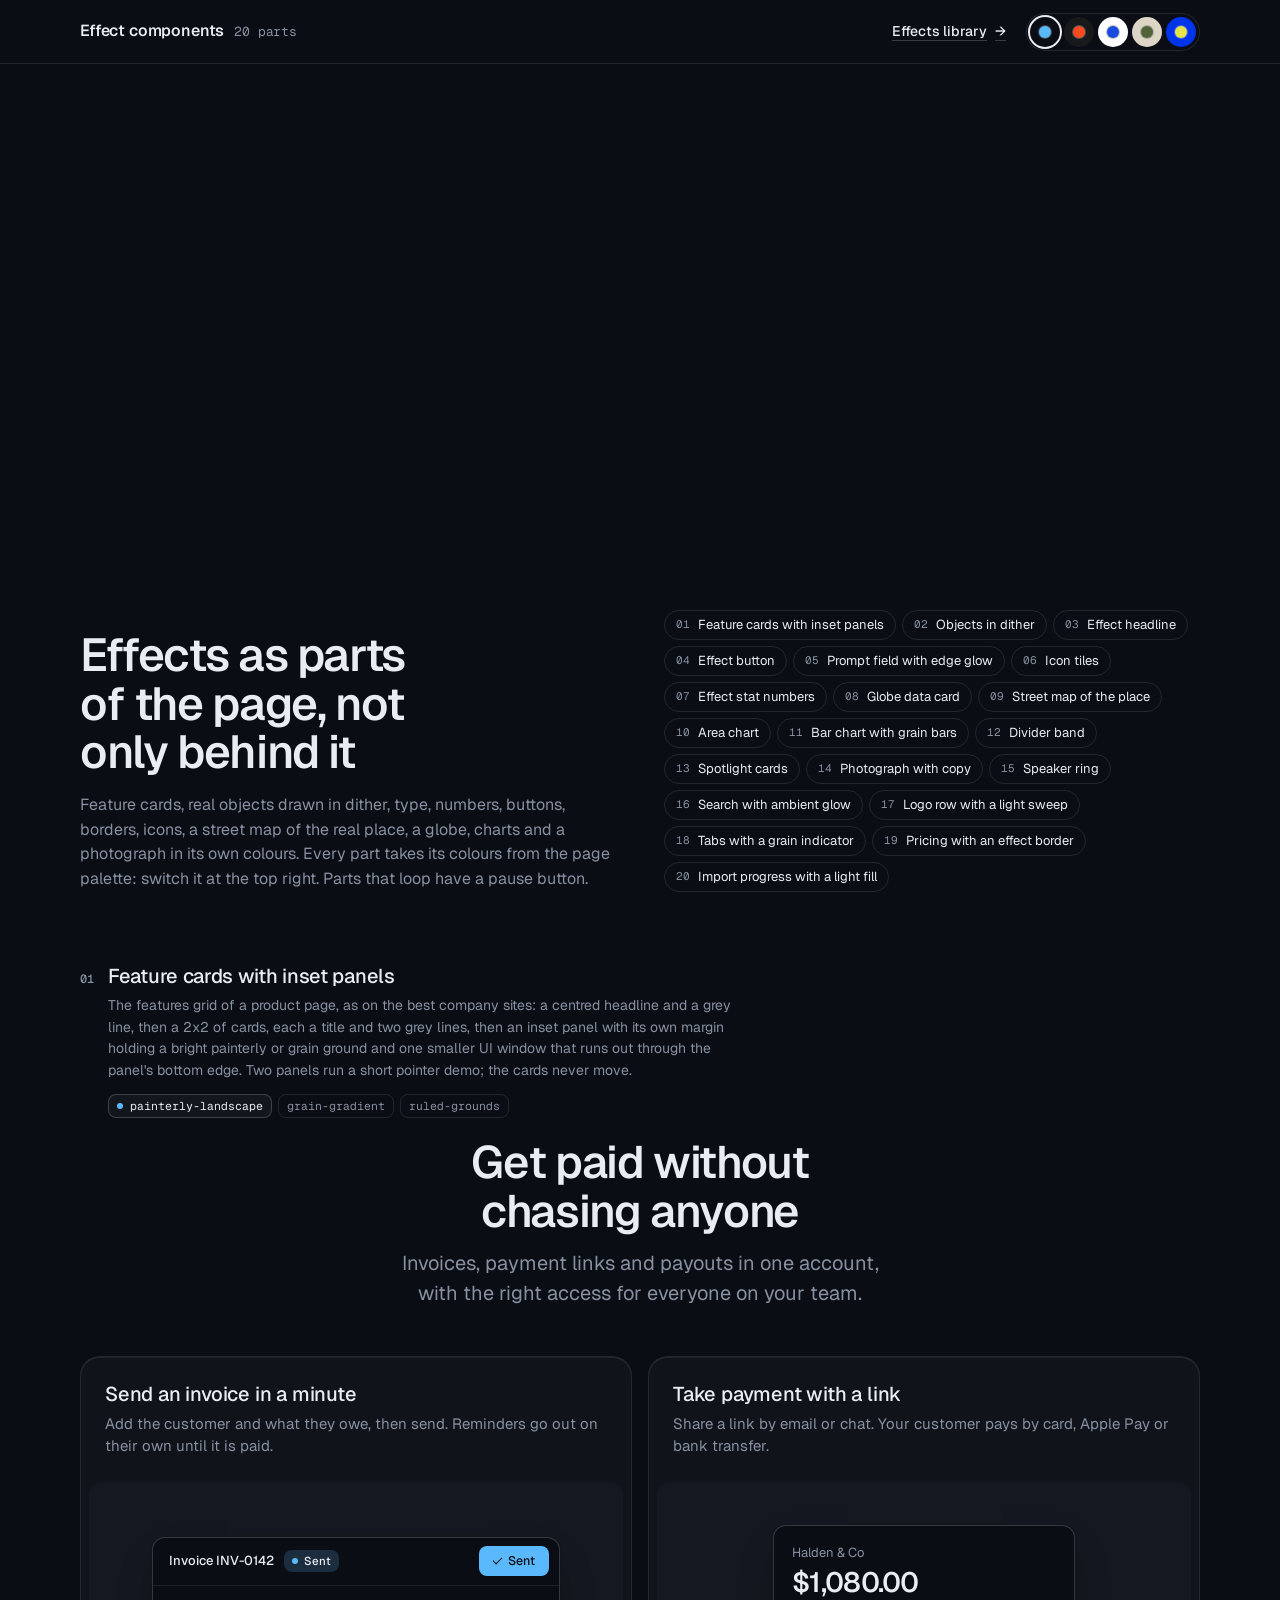
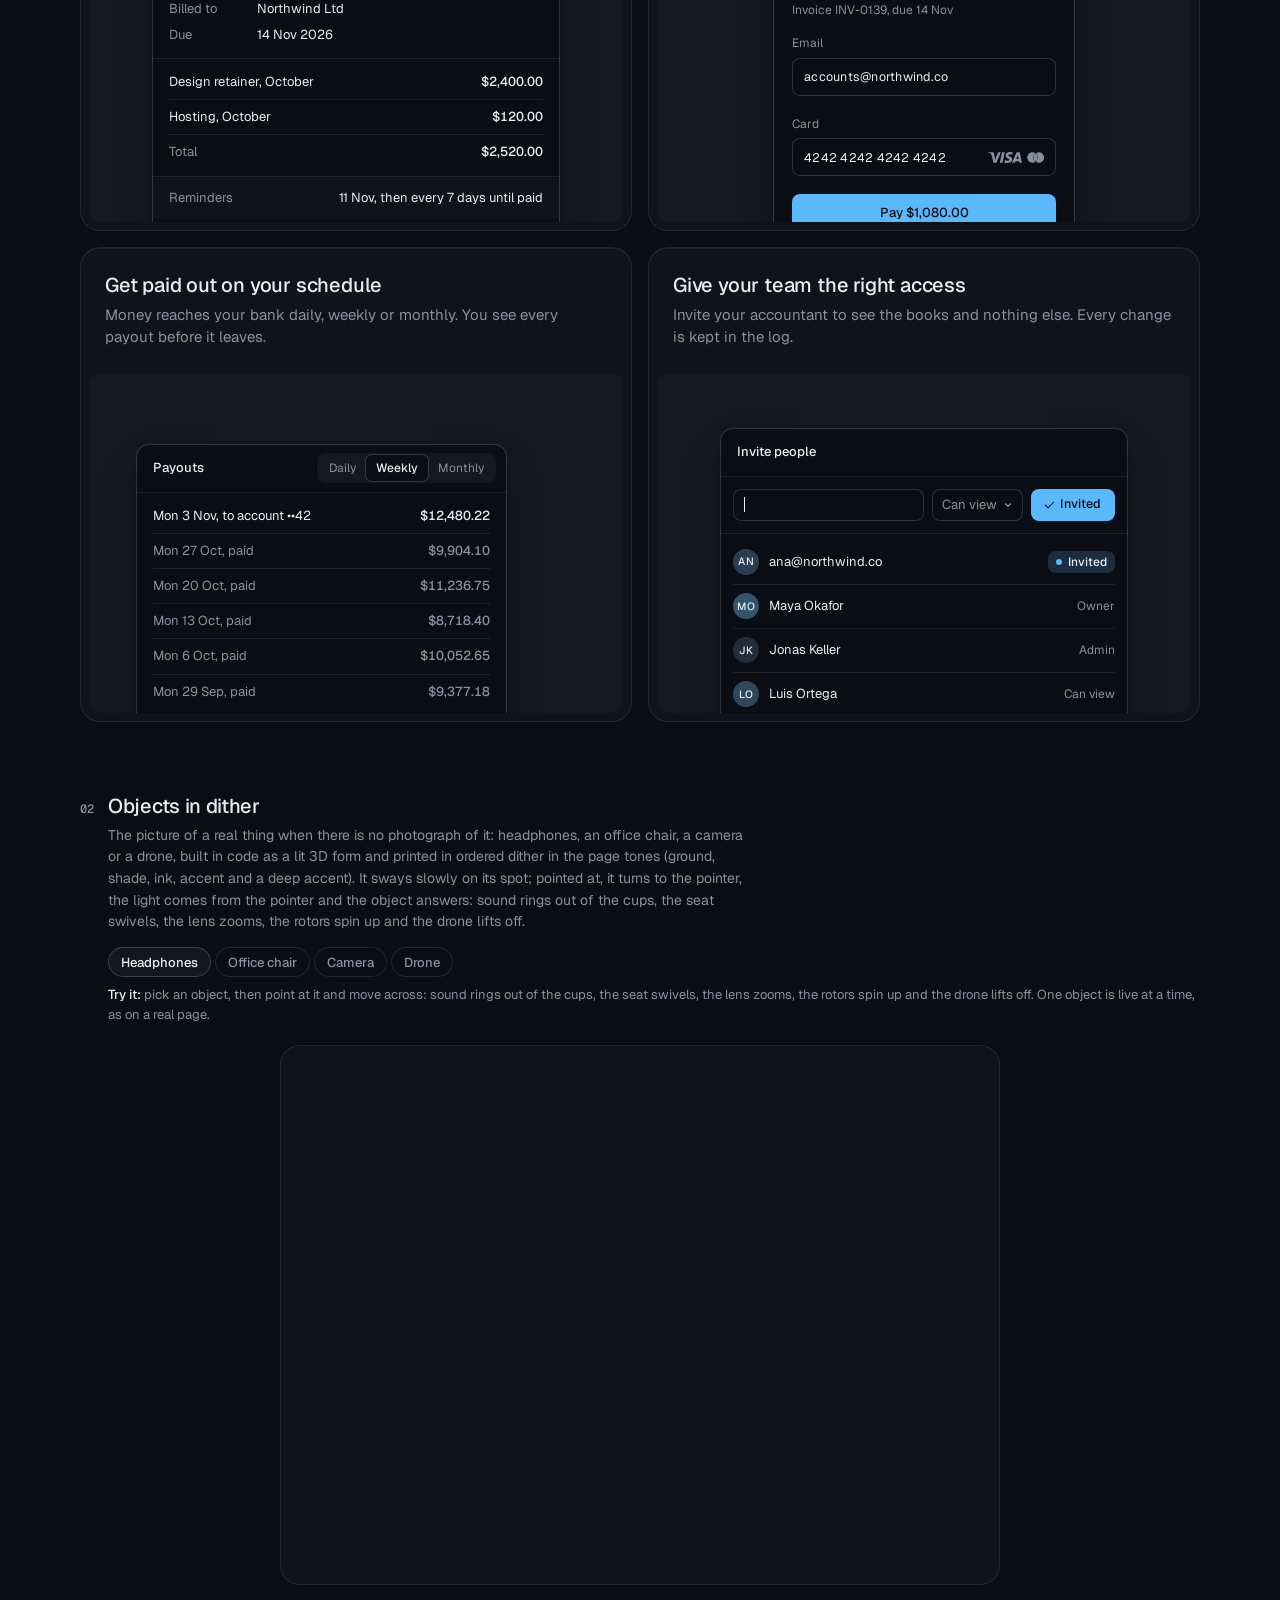
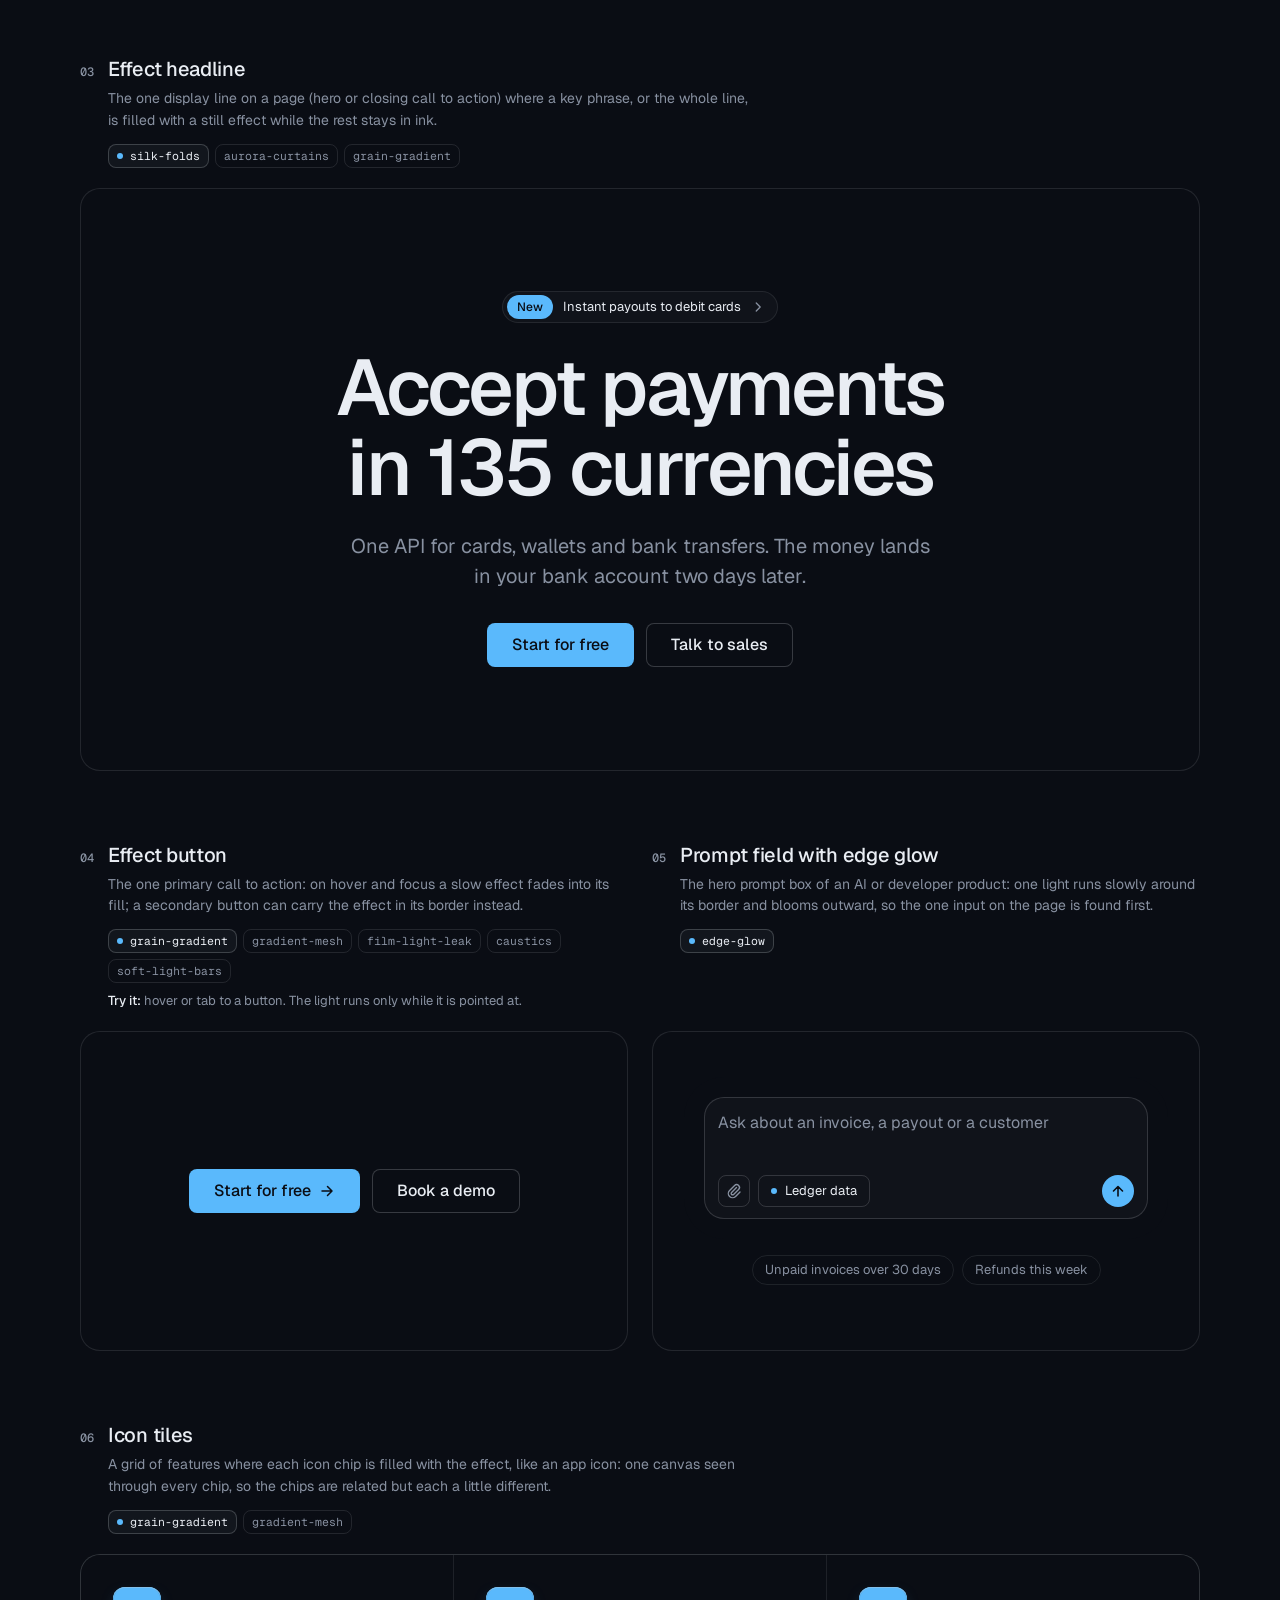
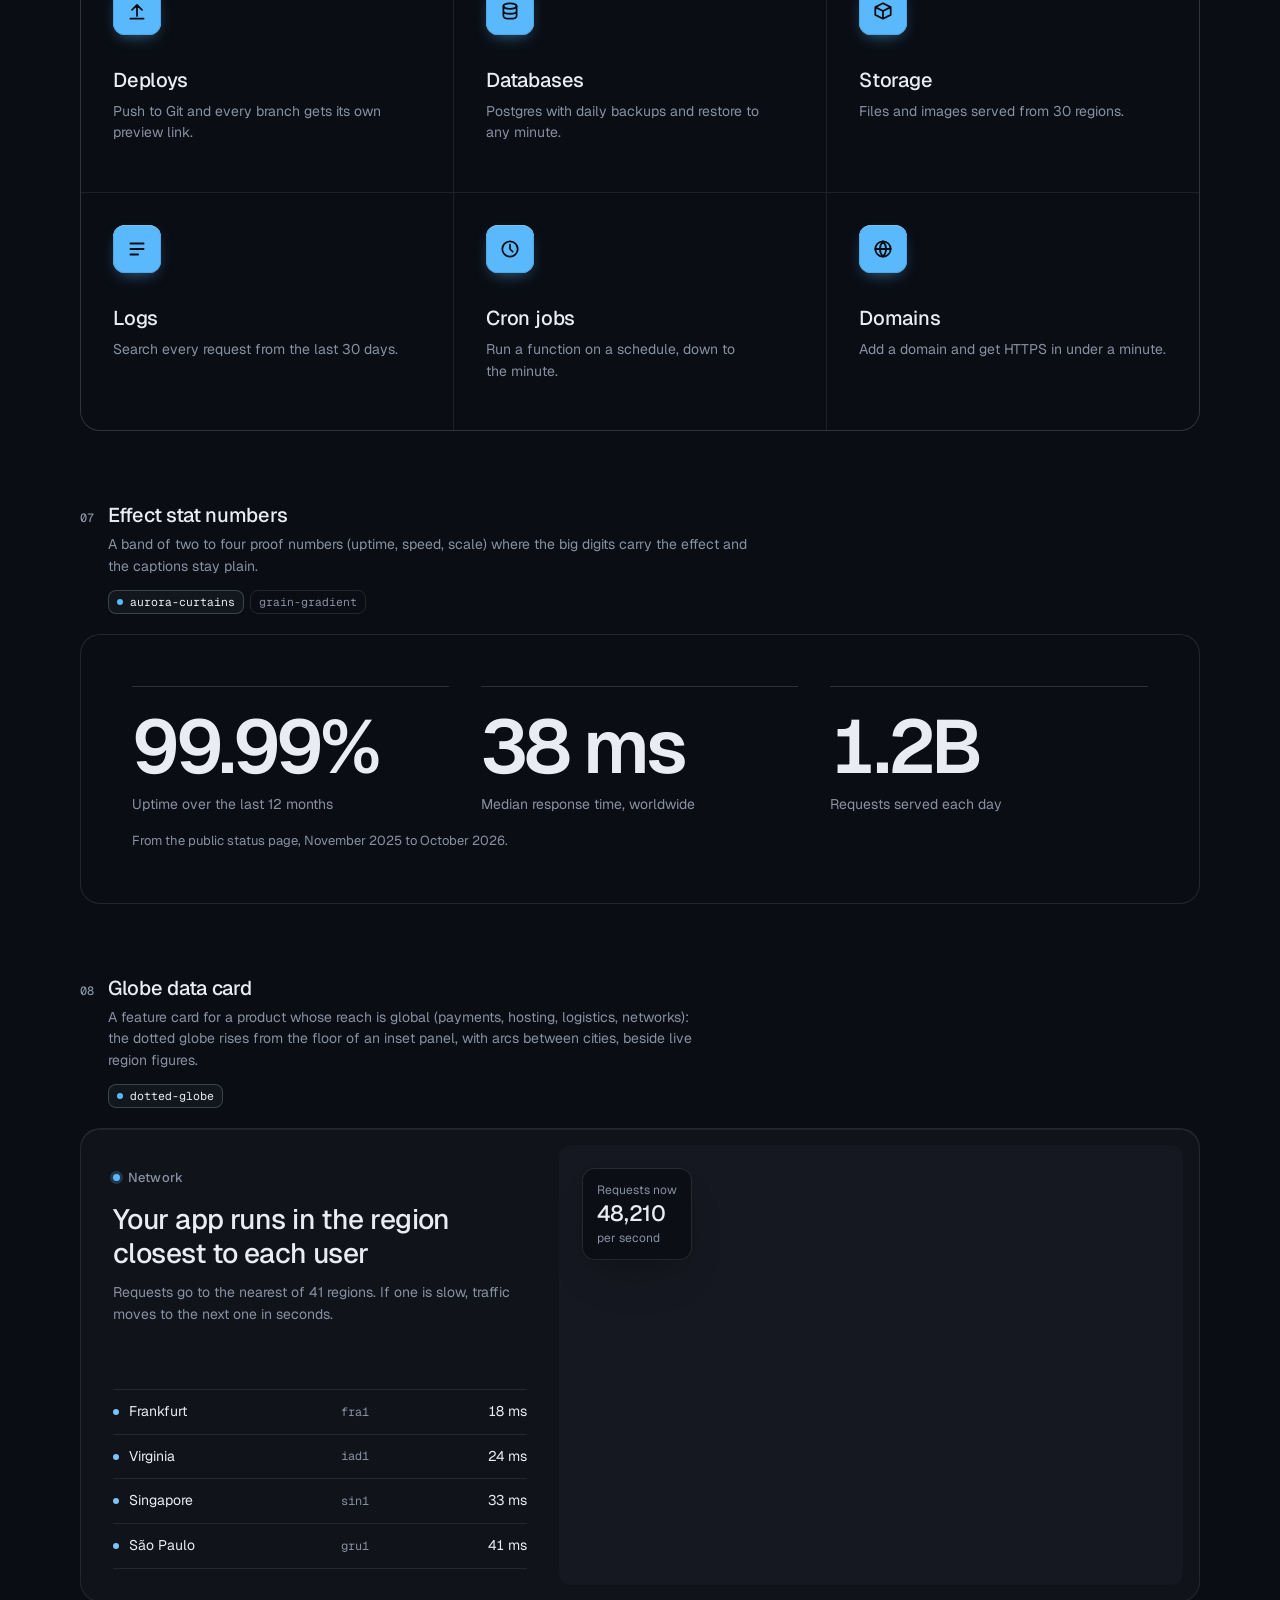
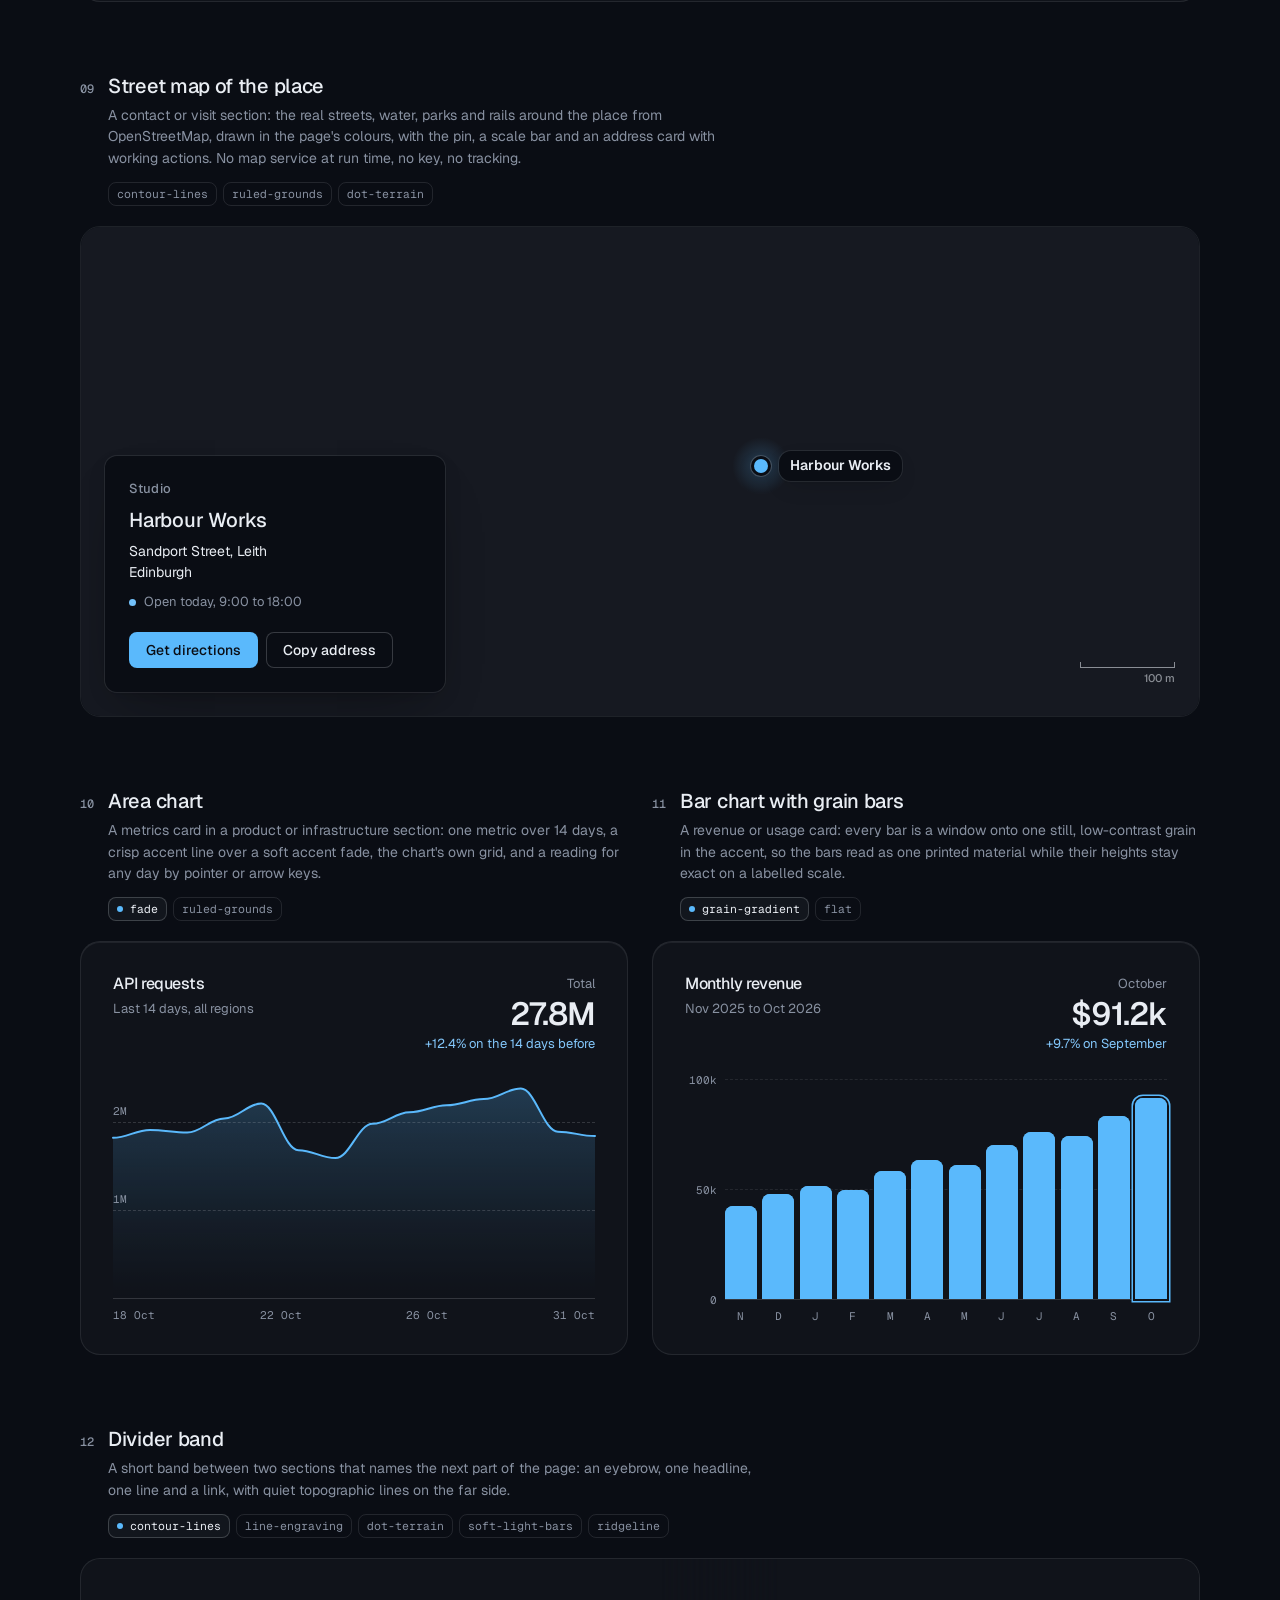
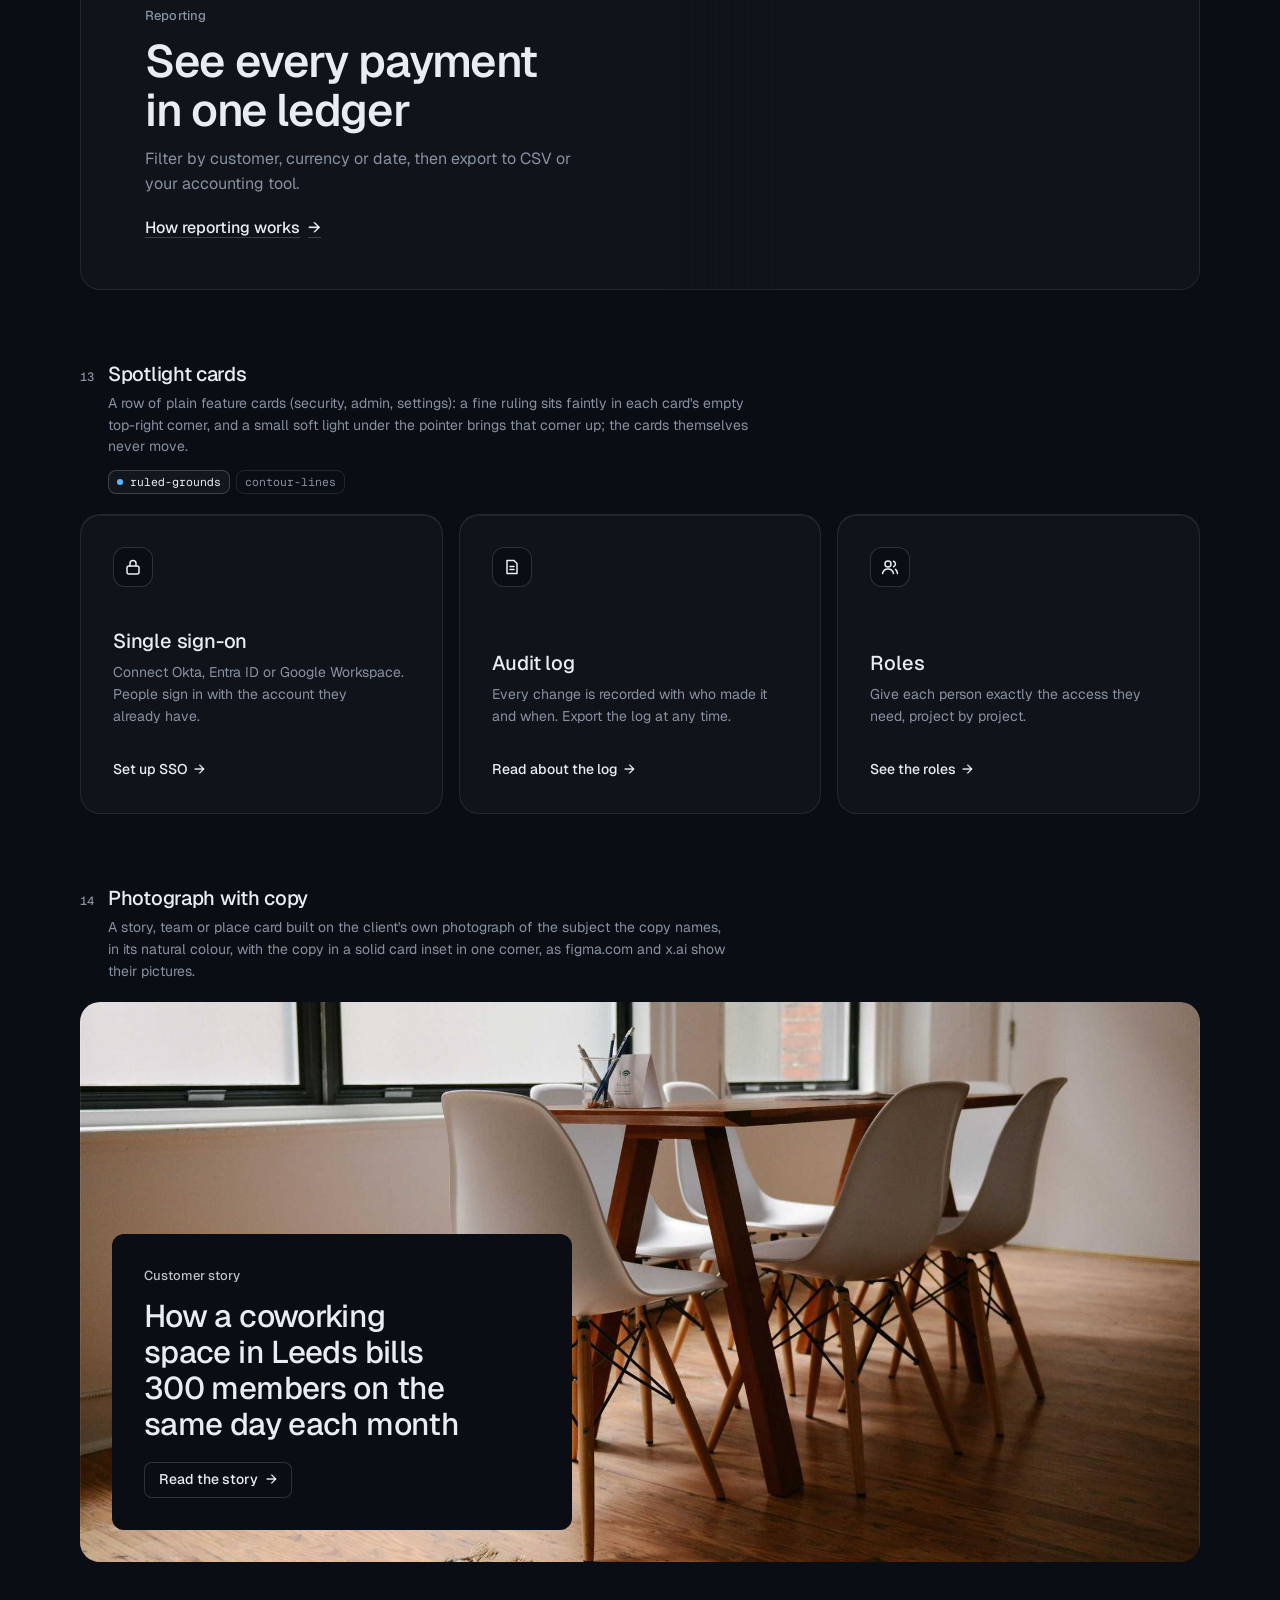
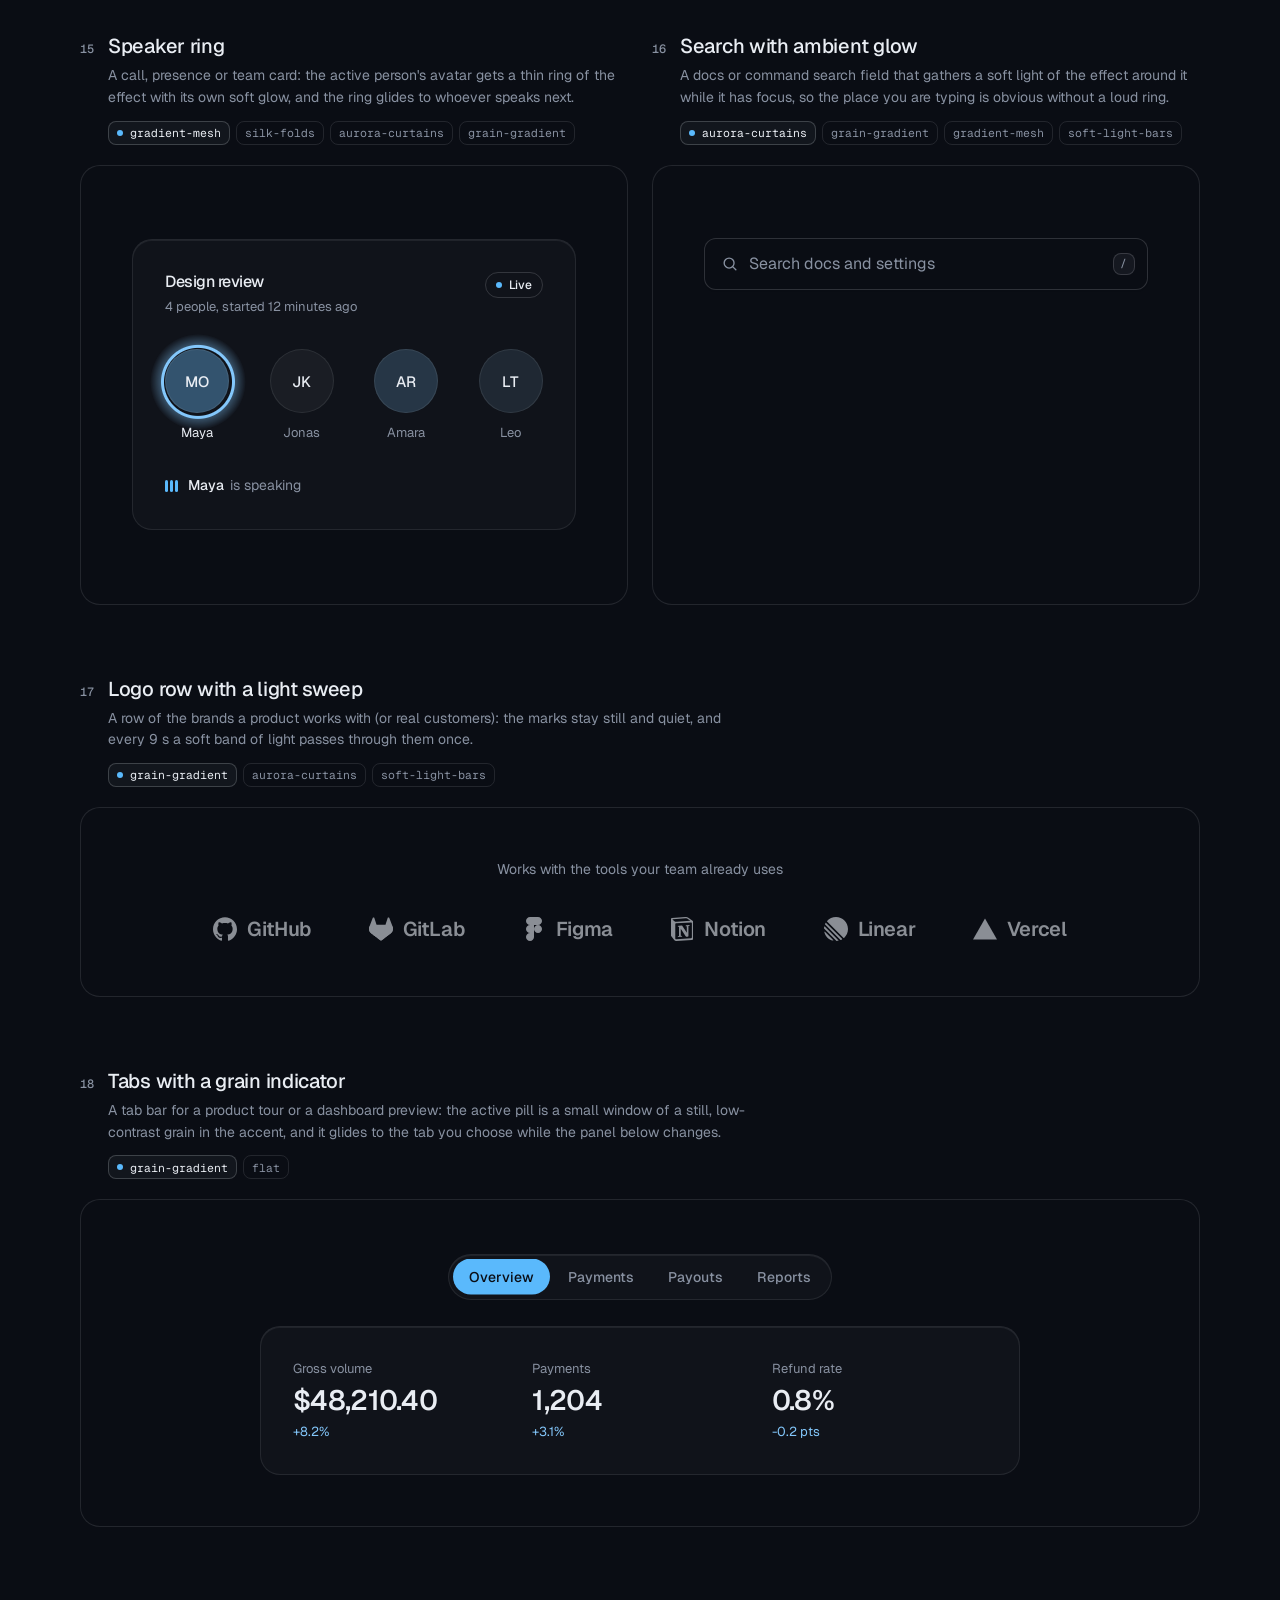
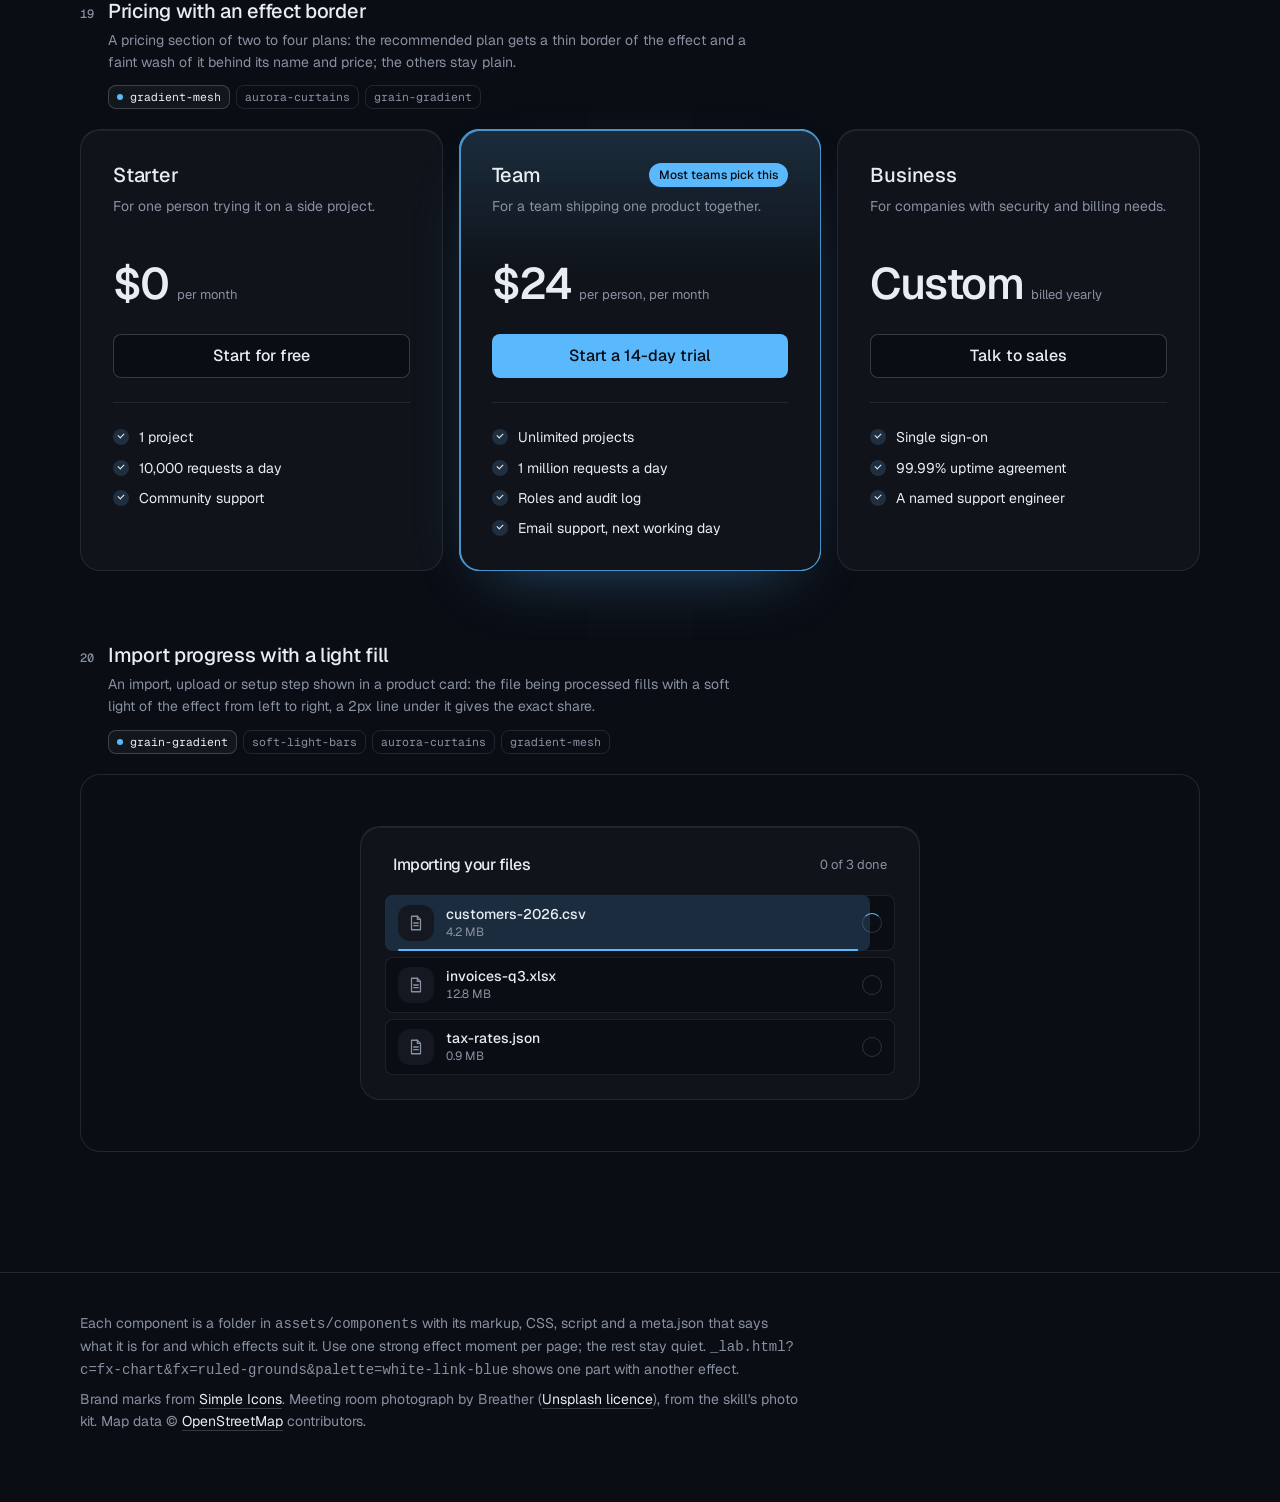
<file: baeckerei/assets/components/index.html>
<!doctype html>
<html lang="en" data-radius="soft">
<head>
<script>window.__tpGlMax = 16;   /* a gallery shows many live effects at once; a page of a site keeps the default 4 (fx.js) */</script>
<meta charset="utf-8">
<meta name="viewport" content="width=device-width, initial-scale=1">
<title>Effect components</title>
<link rel="preconnect" href="https://fonts.googleapis.com">
<link rel="preconnect" href="https://fonts.gstatic.com" crossorigin>
<link href="https://fonts.googleapis.com/css2?family=Geist:wght@100..900&family=Geist+Mono:wght@400..600&display=swap" rel="stylesheet">
<link rel="stylesheet" href="../system.css">
<link rel="stylesheet" href="./base.css">
<style>
  :root {
    --font-display: "Geist", system-ui, sans-serif;
    --font-text: "Geist", system-ui, sans-serif;
    --font-mono: "Geist Mono", ui-monospace, monospace;
    --display-weight: 560;
    --display-tracking: -0.03em;
    --container: 1200px;
  }
  body { min-height: 100vh; }
  .top {
    position: sticky; top: 0; z-index: 50; height: 64px; background: var(--bg);
    border-bottom: 1px solid var(--line);
  }
  .top .container { height: 100%; display: flex; align-items: center; justify-content: space-between; gap: 16px; }
  .brand { display: flex; align-items: center; gap: 10px; font-weight: 560; letter-spacing: -0.01em; }
  .brand small { font: 400 13px/1 var(--font-mono); color: var(--muted); }
  .top nav { display: flex; align-items: center; gap: 20px; }
  .top nav a.link { font-size: 14px; }
  .swatches { display: flex; gap: 4px; padding: 3px; border: 1px solid var(--line); border-radius: 999px; background: var(--bg); }
  .swatches button {
    width: 30px; height: 30px; border-radius: 999px; border: 0; padding: 0; cursor: pointer; position: relative;
    background: var(--sw-bg);
  }
  .swatches button::after {
    content: ""; position: absolute; inset: 9px; border-radius: 999px; background: var(--sw-accent);
    box-shadow: 0 0 0 1px color-mix(in oklab, var(--sw-ink) 25%, transparent);
  }
  .swatches button[aria-pressed="true"] { box-shadow: 0 0 0 2px var(--ink); }
  .swatches button:focus-visible { outline-offset: 3px; }

  .intro { padding-block: 64px 40px; display: grid; grid-template-columns: minmax(0, 6fr) minmax(0, 6fr); gap: 48px; align-items: end; }
  .intro h1 { font-size: clamp(34px, 2.2vw + 18px, 52px); line-height: 1.05; max-width: 15ch; }
  .intro p { margin-top: 16px; color: var(--muted); font-size: var(--t-body); line-height: 1.55; max-width: 52ch; }
  .index { display: flex; flex-wrap: wrap; gap: 6px; justify-content: flex-start; }
  @media (max-width: 1023px) { .intro { grid-template-columns: minmax(0, 1fr); gap: 28px; } }
  .index a {
    display: inline-flex; align-items: center; gap: 8px; height: 30px; padding: 0 11px; border-radius: 999px;
    border: 1px solid var(--line); font-size: 13px; color: var(--ink);
    transition: border-color var(--dur) var(--ease), background-color var(--dur) var(--ease);
  }
  .index a span { font-family: var(--font-mono); font-size: 11px; color: var(--muted); }
  .index a:hover { border-color: var(--line-strong); background: color-mix(in oklab, var(--ink) 4%, var(--bg)); }

  /* every part spans two rows of the list (its notes, its stage) as a subgrid, so the two parts of a
     half-width pair share one notes height and one stage height: their stages start and end level */
  .list { display: grid; grid-template-columns: repeat(2, minmax(0, 1fr)); column-gap: 24px; row-gap: 0; padding-bottom: 120px; }
  .sc { grid-column: 1 / -1; grid-row: span 2; display: grid; grid-template-rows: subgrid; row-gap: 20px; min-width: 0; scroll-margin-top: 88px; padding-top: 72px; }
  .sc:first-child { padding-top: 0; }
  .sc.is-half { grid-column: auto; }
  .sc.is-half .sc__stage:not(.is-center) { display: grid; }
  .sc__meta { display: grid; grid-template-columns: auto 1fr; column-gap: 14px; row-gap: 6px; align-items: baseline; align-content: start; }
  .sc__note { grid-column: 2; margin: 2px 0 0; font-size: 13px; color: var(--muted); }
  .sc__note::before { content: "Try it: "; color: var(--ink); font-weight: 500; }
  .sc__no { font: 500 12px/1 var(--font-mono); color: var(--muted); padding-top: 2px; }
  .sc__name { font: 500 20px/1.25 var(--font-text); letter-spacing: -0.015em; margin: 0; }
  .sc__for { grid-column: 2; color: var(--muted); font-size: 14px; line-height: 1.55; max-width: 72ch; margin: 0; }
  .sc__fx { grid-column: 2; display: flex; flex-wrap: wrap; gap: 6px; margin-top: 6px; }
  .sc__fx li {
    font: 400 11.5px/1 var(--font-mono); color: var(--muted); height: 24px; display: inline-flex; align-items: center;
    padding: 0 8px; border-radius: var(--r-sm); border: 1px solid var(--line);
  }
  .sc__fx li.is-on { color: var(--ink); border-color: var(--line-strong); background: color-mix(in oklab, var(--ink) 5%, var(--bg)); }
  .sc__fx li.is-on::before { content: ""; width: 6px; height: 6px; border-radius: 99px; background: var(--accent); margin-right: 7px; }
  .sc__stage {
    position: relative; min-width: 0; border: 1px solid var(--line); border-radius: var(--r-lg);
    padding: clamp(20px, 4vw, 56px); background: var(--bg);
  }
  .sc__stage.is-tall { padding-block: clamp(56px, 8vw, 120px); }
  .sc__stage.is-flush { padding: 0; border: 0; }
  .sc__stage.is-center { display: grid; place-items: center; min-height: 320px; }
  /* one object, at a size a page would give it */
  #fx-dither-object .sc__stage { display: grid; justify-items: center; }
  #fx-dither-object .cx-obj { width: min(100%, 720px); }
  .sc__pick { grid-column: 2; display: flex; flex-wrap: wrap; gap: 4px; margin-top: 8px; }
  .sc__pick button {
    height: 30px; padding: 0 12px; border-radius: 999px; border: 1px solid var(--line); background: var(--bg);
    font: 500 13px/1 var(--font-text); color: var(--muted); cursor: pointer;
  }
  .sc__pick button:hover { color: var(--ink); border-color: var(--line-strong); }
  .sc__pick button[aria-pressed="true"] { color: var(--ink); border-color: var(--line-strong); background: color-mix(in oklab, var(--ink) 6%, var(--bg)); }
  /* the search list opens below its field: leave it room inside the frame */
  #fx-search .sc__stage { min-height: 440px; place-items: start center; padding-top: 72px; }
  .sc__stage:empty::after { content: "Loading"; color: var(--muted); font-size: 13px; }

  .foot { border-top: 1px solid var(--line); padding: 40px 0 64px; color: var(--muted); font-size: 14px; }
  .foot p { max-width: 80ch; margin: 0 0 8px; }
  .foot a { color: var(--ink); text-decoration: underline; text-decoration-color: var(--line-strong); text-underline-offset: 4px; }

  @media (max-width: 899px) {
    .list { grid-template-columns: minmax(0, 1fr); }
    .sc.is-half { grid-column: 1 / -1; }
    .top nav a.link { display: none; }
  }
  @media (max-width: 639px) {
    .intro { padding-block: 48px 32px; }
    .sc { padding-top: 48px; }
    .sc__meta { grid-template-columns: 1fr; }
    .sc__no { display: none; }
    .sc__for, .sc__fx, .sc__note, .sc__pick { grid-column: 1; }
    .sc__stage.is-center { min-height: 240px; }
    .brand small { display: none; }
  }
</style>
</head>
<body>
<header class="top">
  <div class="container">
    <div class="brand">Effect components <small id="count"></small></div>
    <nav aria-label="Palette and links">
      <a class="link" href="../effects/gallery.html">Effects library</a>
      <div class="swatches" id="swatches" role="group" aria-label="Page palette"></div>
    </nav>
  </div>
</header>

<main>
  <section class="intro container">
    <div>
      <h1>Effects as parts of the page, not only behind it</h1>
      <p id="lede">Feature cards, real objects drawn in dither, type, numbers, buttons, borders, icons, a street map of the real place, a globe, charts and a photograph in its own colours. Every part takes its colours from the page palette: switch it at the top right. Parts that loop have a pause button.</p>
    </div>
    <nav class="index" id="index" aria-label="Components"></nav>
  </section>
  <div class="container list" id="list"></div>
</main>

<footer class="foot">
  <div class="container">
    <p>Each component is a folder in <code>assets/components</code> with its markup, CSS, script and a meta.json that says what it is for and which effects suit it. Use one strong effect moment per page; the rest stay quiet. <code>_lab.html?c=fx-chart&amp;fx=ruled-grounds&amp;palette=white-link-blue</code> shows one part with another effect.</p>
    <p>Brand marks from <a href="https://simpleicons.org/">Simple Icons</a>. Meeting room photograph by Breather (<a href="https://unsplash.com/photos/DEdM9Vs6s8w">Unsplash licence</a>), from the skill's photo kit. Map data © <a href="https://www.openstreetmap.org/copyright">OpenStreetMap</a> contributors.</p>
  </div>
</footer>

<script type="module">
  import fx from '../effects/fx.js';

  // component id, layout and stage style, in page order
  const COMPONENTS = [
    { id: 'fx-feature-card', stage: 'is-flush' },
    { id: 'fx-dither-object', stage: 'is-flush', note: 'pick an object, then point at it and move across: sound rings out of the cups, the seat swivels, the lens zooms, the rotors spin up and the drone lifts off. One object is live at a time, as on a real page.' },
    { id: 'fx-headline', stage: 'is-tall' },
    { id: 'fx-button', half: true, stage: 'is-center', note: 'hover or tab to a button. The light runs only while it is pointed at.' },
    { id: 'fx-prompt', half: true, stage: 'is-center' },
    { id: 'fx-icon-tiles', stage: 'is-flush' },
    { id: 'fx-stat' },
    { id: 'fx-globe', stage: 'is-flush' },
    { id: 'fx-map', stage: 'is-flush' },
    { id: 'fx-chart', half: true, stage: 'is-flush' },
    { id: 'fx-bars', half: true, stage: 'is-flush' },
    { id: 'fx-band', stage: 'is-flush' },
    { id: 'fx-spotlight', stage: 'is-flush' },
    { id: 'fx-photo', stage: 'is-flush' },
    { id: 'fx-avatar', half: true, stage: 'is-center' },
    { id: 'fx-search', half: true, stage: 'is-center' },
    { id: 'fx-logos' },
    { id: 'fx-tabs' },
    { id: 'fx-pricing', stage: 'is-flush' },
    { id: 'fx-progress', stage: 'is-center' },
  ];

  const PALETTES = [
    { id: 'blue-black-cornflower', name: 'Night, cornflower', bg: '#0a0d14', surface: '#131824', ink: '#e9edf3', muted: '#8891a1', accent: '#5ab9fc', accentInk: '#0a0d14' },
    { id: 'graphite-safety-orange', name: 'Graphite, orange', bg: '#18191b', surface: '#222427', ink: '#eff0f1', muted: '#9c9ea3', accent: '#ff4a1f', accentInk: '#18191b' },
    { id: 'white-link-blue', name: 'White, blue', bg: '#ffffff', surface: '#f4f4f4', ink: '#111111', muted: '#6b6b6b', accent: '#1a4be0', accentInk: '#ffffff' },
    { id: 'moss-sand', name: 'Sand, moss', bg: '#ddd6c6', surface: '#d2cab8', ink: '#2a2a26', muted: '#59574e', accent: '#4f6238', accentInk: '#ffffff' },
    { id: 'cobalt-field', name: 'Cobalt field', bg: '#0034eb', surface: '#002fd6', ink: '#ffffff', muted: '#dfe4f2', accent: '#e9e34a', accentInk: '#111111' },
  ];

  const q = new URLSearchParams(location.search);
  if (q.has('time')) fx.setClock(+q.get('time'));
  if (q.has('fallback')) fx.config.forceFallback = true;
  const only = q.get('only') ? q.get('only').split(',') : null;
  const list = document.getElementById('list');
  const index = document.getElementById('index');
  const swatches = document.getElementById('swatches');

  /*
    The budget: a laptop's integrated GPU shares its memory with everything else, so this page never
    holds more than 4 live WebGL contexts. A part is started when it comes near the viewport and
    destroyed when it leaves it; still parts draw once and free their context; fx.js frees any idle
    off-screen context past 4. liveGL() counts the contexts that are open right now.
  */
  fx.config.maxLive = 4;
  const contexts = new Set();
  let peakGL = 0;
  const getContext = HTMLCanvasElement.prototype.getContext;
  HTMLCanvasElement.prototype.getContext = function (type, ...rest) {
    const c = getContext.call(this, type, ...rest);
    if (c && /webgl/i.test(type) && !contexts.has(c)) { contexts.add(c); peakGL = Math.max(peakGL, liveGL()); }
    return c;
  };
  function liveGL() {
    for (const c of contexts) if (c.isContextLost()) contexts.delete(c);
    return contexts.size;
  }

  // the dither object: one live at a time, switched here (a real page shows one object)
  const OBJECTS = {
    headphones: ['Headphones', 'Over-ear, wireless'],
    chair: ['Office chair', 'Swivel seat on five castors'],
    camera: ['Camera', 'Mirrorless, with a zoom lens'],
    drone: ['Drone', 'Four rotors and a camera'],
  };
  let object = OBJECTS[q.get('object')] ? q.get('object') : 'headphones';
  // print (ordered dither, the default) or studio (a smooth shaded render: no picker until it is anti-aliased; ?render=studio)
  let render = q.get('render') === 'studio' ? 'studio' : 'print';

  function applyPalette(p) {
    const c = fx.color;
    const action = c.contrast(p.accent, p.bg) >= 2.2 ? p.accent : p.ink;
    const actionInk = action === p.accent ? p.accentInk : p.bg;
    const s = document.documentElement.style;
    const set = (k, v) => s.setProperty(k, v);
    set('--p-bg', p.bg); set('--p-surface', p.surface); set('--p-ink', p.ink); set('--p-muted', p.muted);
    set('--p-accent', p.accent); set('--p-accent-ink', p.accentInk); set('--p-action', action); set('--p-action-ink', actionInk);
    document.documentElement.style.colorScheme = c.isDark(p.bg) ? 'dark' : 'light';
    for (const b of swatches.children) b.setAttribute('aria-pressed', String(b.dataset.id === p.id));
  }

  async function load(entry) {
    const base = `./${entry.id}/`;
    const [meta, html, mod] = await Promise.all([
      fetch(base + 'meta.json').then(r => (r.ok ? r.json() : null)),
      fetch(base + 'component.html').then(r => (r.ok ? r.text() : null)),
      import(base + 'component.js').catch(err => { console.warn(entry.id, err); return null; }),
    ]).catch(() => [null, null, null]);
    if (!meta || !html || !mod) return null;
    const link = document.createElement('link');
    link.rel = 'stylesheet';
    link.href = base + 'component.css';
    document.head.append(link);
    await new Promise(r => { link.onload = link.onerror = r; });
    return { ...entry, meta, html, mod };
  }

  function section(e, n) {
    const s = document.createElement('section');
    s.className = 'sc' + (e.half ? ' is-half' : '');
    s.id = e.id;
    const fxList = (e.meta.effects || []).map(id => `<li class="${id === e.meta.default ? 'is-on' : ''}">${id}</li>`).join('');
    const pick = e.id === 'fx-dither-object'
      ? `<div class="sc__pick" role="group" aria-label="Object">${Object.keys(OBJECTS).map(k => `<button type="button" data-object="${k}" aria-pressed="${k === object}">${OBJECTS[k][0]}</button>`).join('')}</div>`
      : '';
    s.innerHTML = `
      <div class="sc__meta">
        <span class="sc__no">${String(n).padStart(2, '0')}</span>
        <h2 class="sc__name">${e.meta.name}</h2>
        <p class="sc__for">${e.meta.for}</p>
        ${fxList ? `<ul class="sc__fx" aria-label="Effects that suit it">${fxList}</ul>` : ''}
        ${pick}
        ${e.note ? `<p class="sc__note">${e.note}</p>` : ''}
      </div>
      <div class="sc__stage ${e.stage || ''}"></div>`;
    return s;
  }

  // the markup is placed at once (the page keeps its full height); the scripts run only near the viewport
  function markup(e) {
    const stage = e.section.querySelector('.sc__stage');
    stage.innerHTML = e.html;
    if (e.id === 'fx-dither-object') {
      const fig = stage.querySelector('.cx-obj');
      fig.dataset.cxObject = object;
      if (render === 'studio') fig.dataset.cxRender = 'studio'; else delete fig.dataset.cxRender;
      fig.querySelector('.cx-obj__stage').removeAttribute('aria-label');
    }
    return stage;
  }
  function start(e) {
    if (e.ctrl) return;
    const stage = markup(e);
    try { e.ctrl = e.mod.default(stage.firstElementChild || stage) || { destroy() {} }; } catch (err) { console.error(e.id, err); e.ctrl = { destroy() {} }; }
  }
  function stop(e) {
    if (!e.ctrl) return;
    try { e.ctrl.destroy?.(); } catch (err) { console.warn(e.id, err); }
    fx.unmountAll(e.section);
    e.ctrl = null;
  }

  function setPalette(p, entries) {
    entries.forEach(stop);
    applyPalette(p);
    try { localStorage.setItem('cx-palette', p.id); } catch (_) {}
    requestAnimationFrame(() => entries.forEach(e => (e.near ? start(e) : markup(e))));
  }

  let saved = null;
  try { saved = localStorage.getItem('cx-palette'); } catch (_) {}
  const first = PALETTES.find(p => p.id === q.get('palette')) || PALETTES.find(p => p.id === saved) || PALETTES[0];
  for (const p of PALETTES) {
    const b = document.createElement('button');
    b.type = 'button';
    b.dataset.id = p.id;
    b.title = p.name;
    b.setAttribute('aria-label', p.name);
    b.style.setProperty('--sw-bg', p.bg);
    b.style.setProperty('--sw-accent', p.accent);
    b.style.setProperty('--sw-ink', p.ink);
    swatches.append(b);
  }
  applyPalette(first);

  const wanted = COMPONENTS.filter(c => !only || only.includes(c.id));
  const entries = (await Promise.all(wanted.map(load))).filter(Boolean);
  document.getElementById('count').textContent = `${entries.length} parts`;
  entries.forEach((e, i) => {
    e.section = section(e, i + 1);
    list.append(e.section);
    markup(e);
    const a = document.createElement('a');
    a.href = '#' + e.id;
    a.innerHTML = `<span>${String(i + 1).padStart(2, '0')}</span>${e.meta.name}`;
    index.append(a);
  });
  await document.fonts.ready;
  const near = new IntersectionObserver(seen => {
    for (const en of seen) {
      const e = entries.find(x => x.section === en.target);
      if (!e) continue;
      e.near = en.isIntersecting;
      if (e.near) start(e); else stop(e);
    }
  }, { rootMargin: '10% 0px' });
  entries.forEach(e => near.observe(e.section));
  setTimeout(() => { document.documentElement.dataset.ready = '1'; }, 1500);

  swatches.addEventListener('click', ev => {
    const b = ev.target.closest('button');
    if (!b) return;
    const p = PALETTES.find(x => x.id === b.dataset.id);
    if (p) setPalette(p, entries);
  });
  list.addEventListener('click', ev => {
    const b = ev.target.closest('[data-object], [data-render]');
    if (!b || !(OBJECTS[b.dataset.object] || b.dataset.render)) return;
    if (b.dataset.render) render = b.dataset.render; else object = b.dataset.object;
    b.parentElement.querySelectorAll('button').forEach(x => x.setAttribute('aria-pressed', String(x === b)));
    const e = entries.find(x => x.id === 'fx-dither-object');
    stop(e);
    if (e.near) start(e); else markup(e);
  });
  window.__cx = {
    entries,
    setPalette: id => setPalette(PALETTES.find(p => p.id === id), entries),
    setObject: k => list.querySelector(`[data-object="${k}"]`)?.click(),
    gl: () => ({ live: liveGL(), peak: peakGL, started: entries.filter(e => e.ctrl).map(e => e.id) }),
  };
</script>

</body>
</html>
</file>
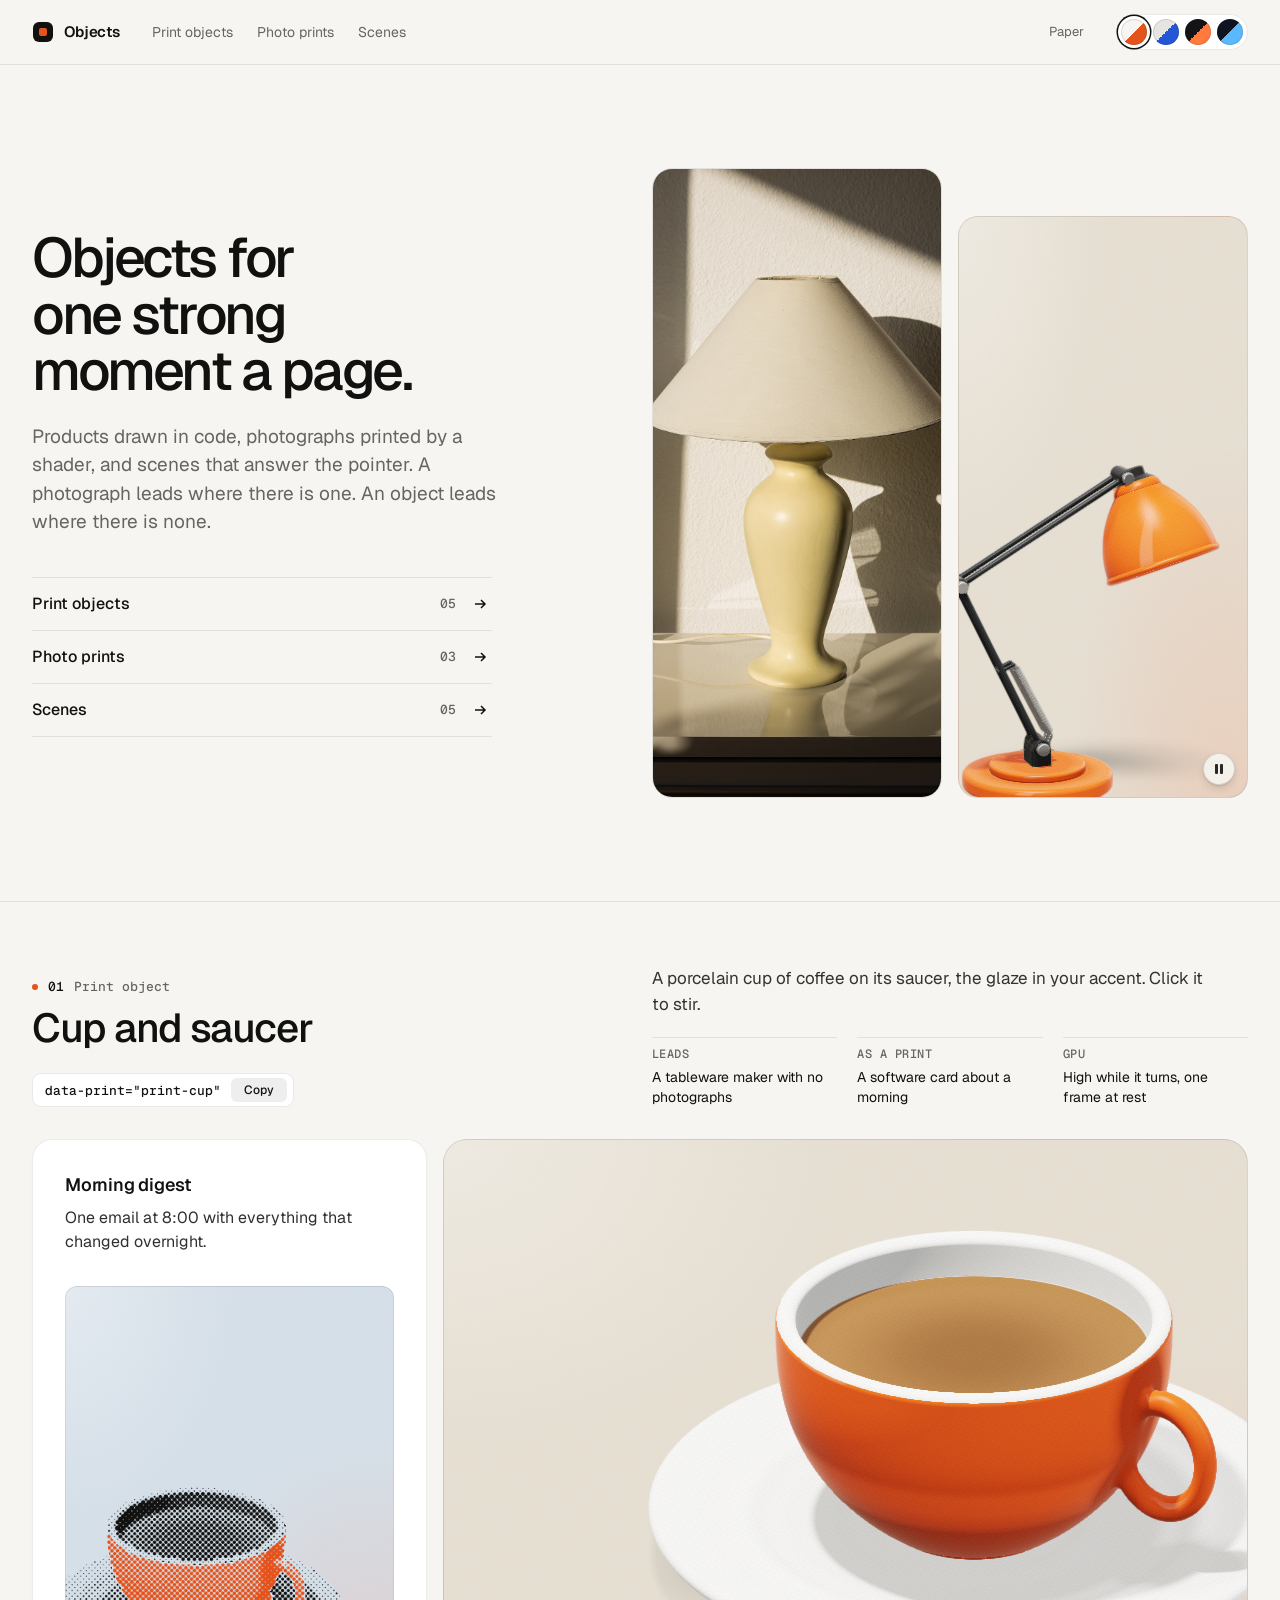
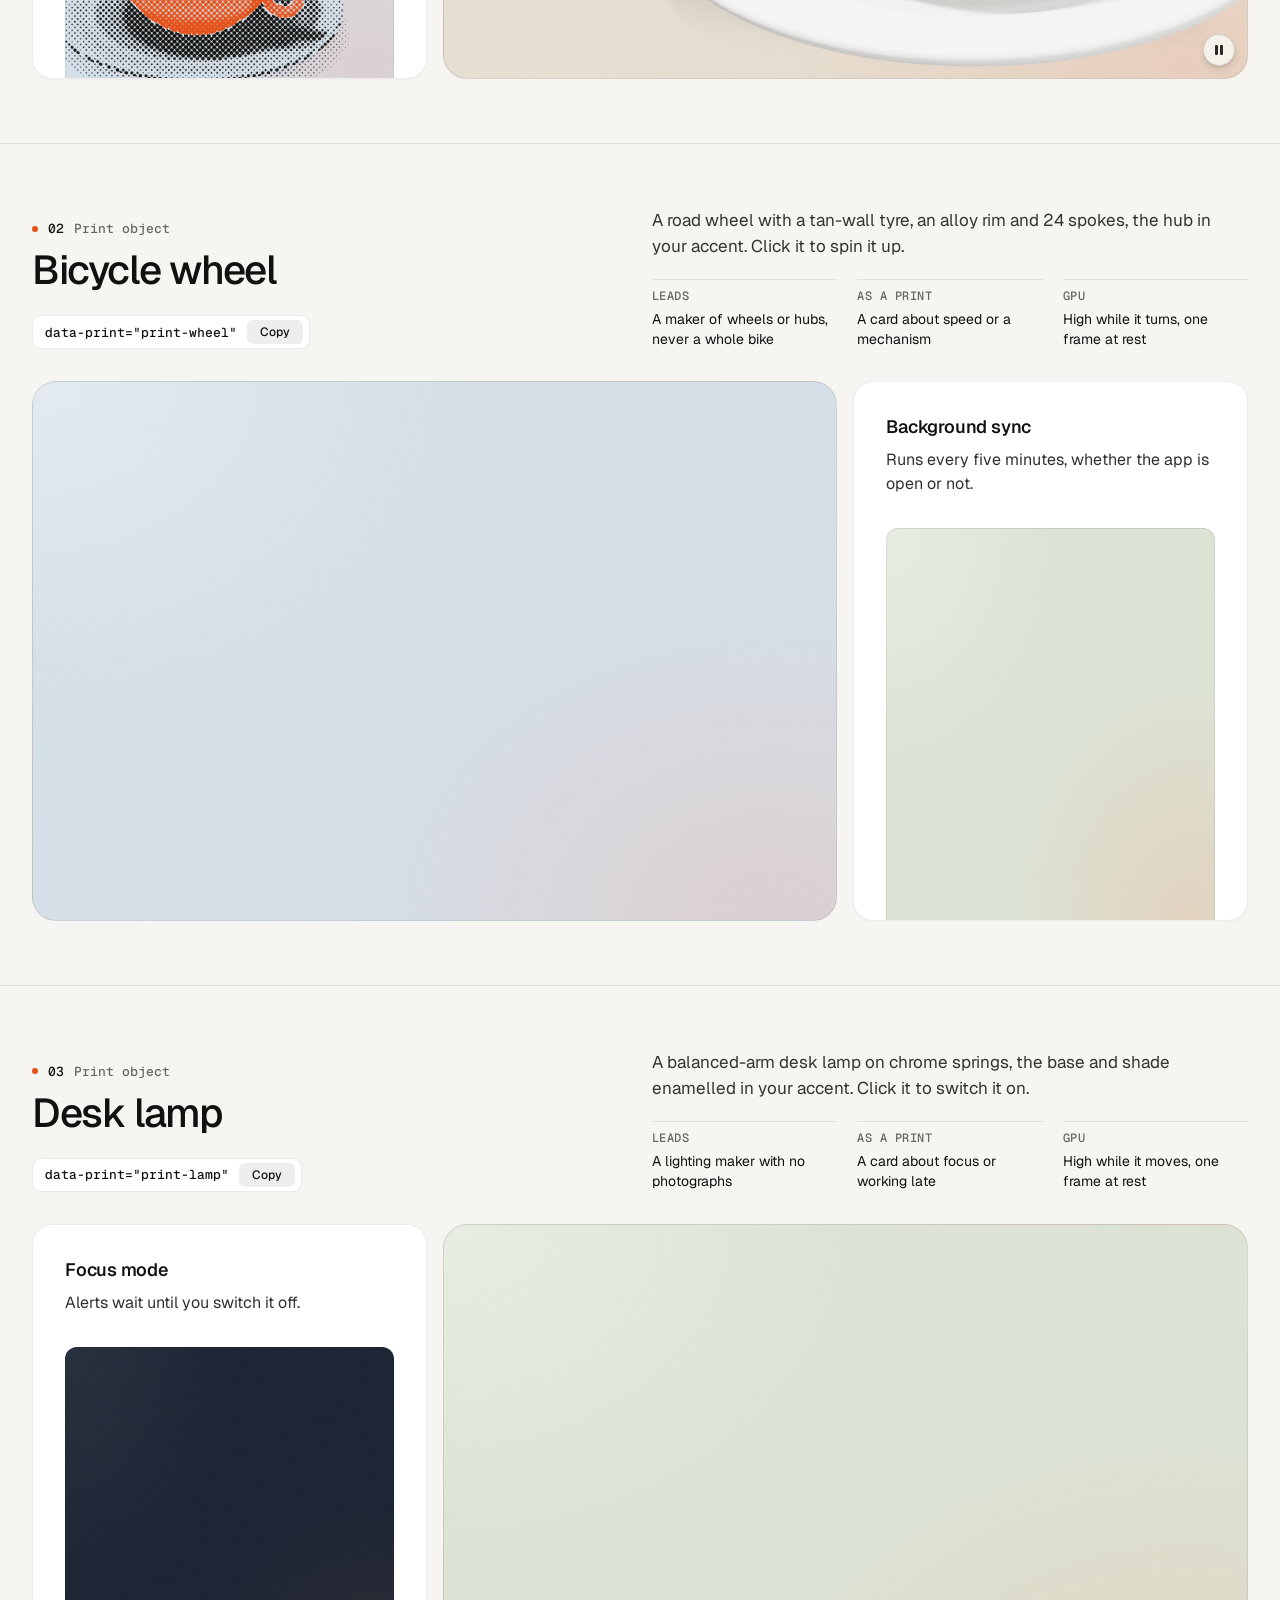
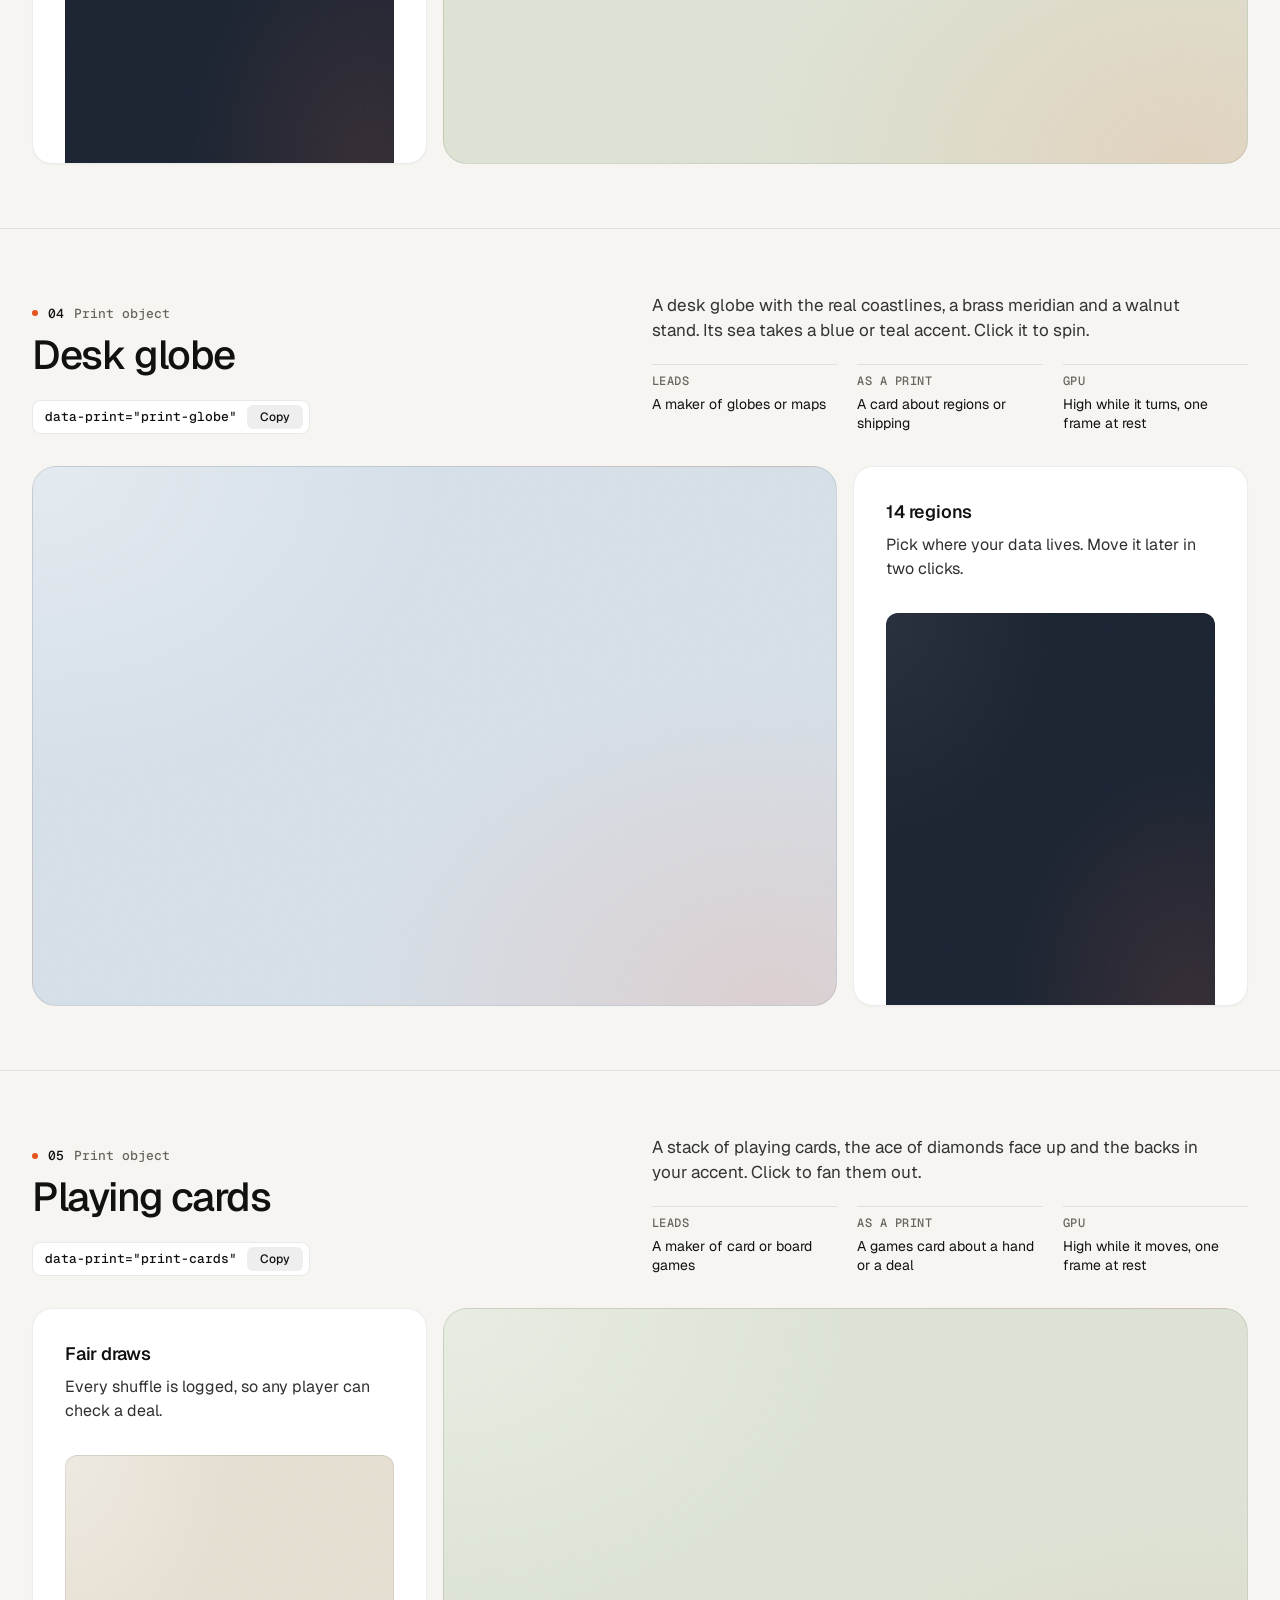
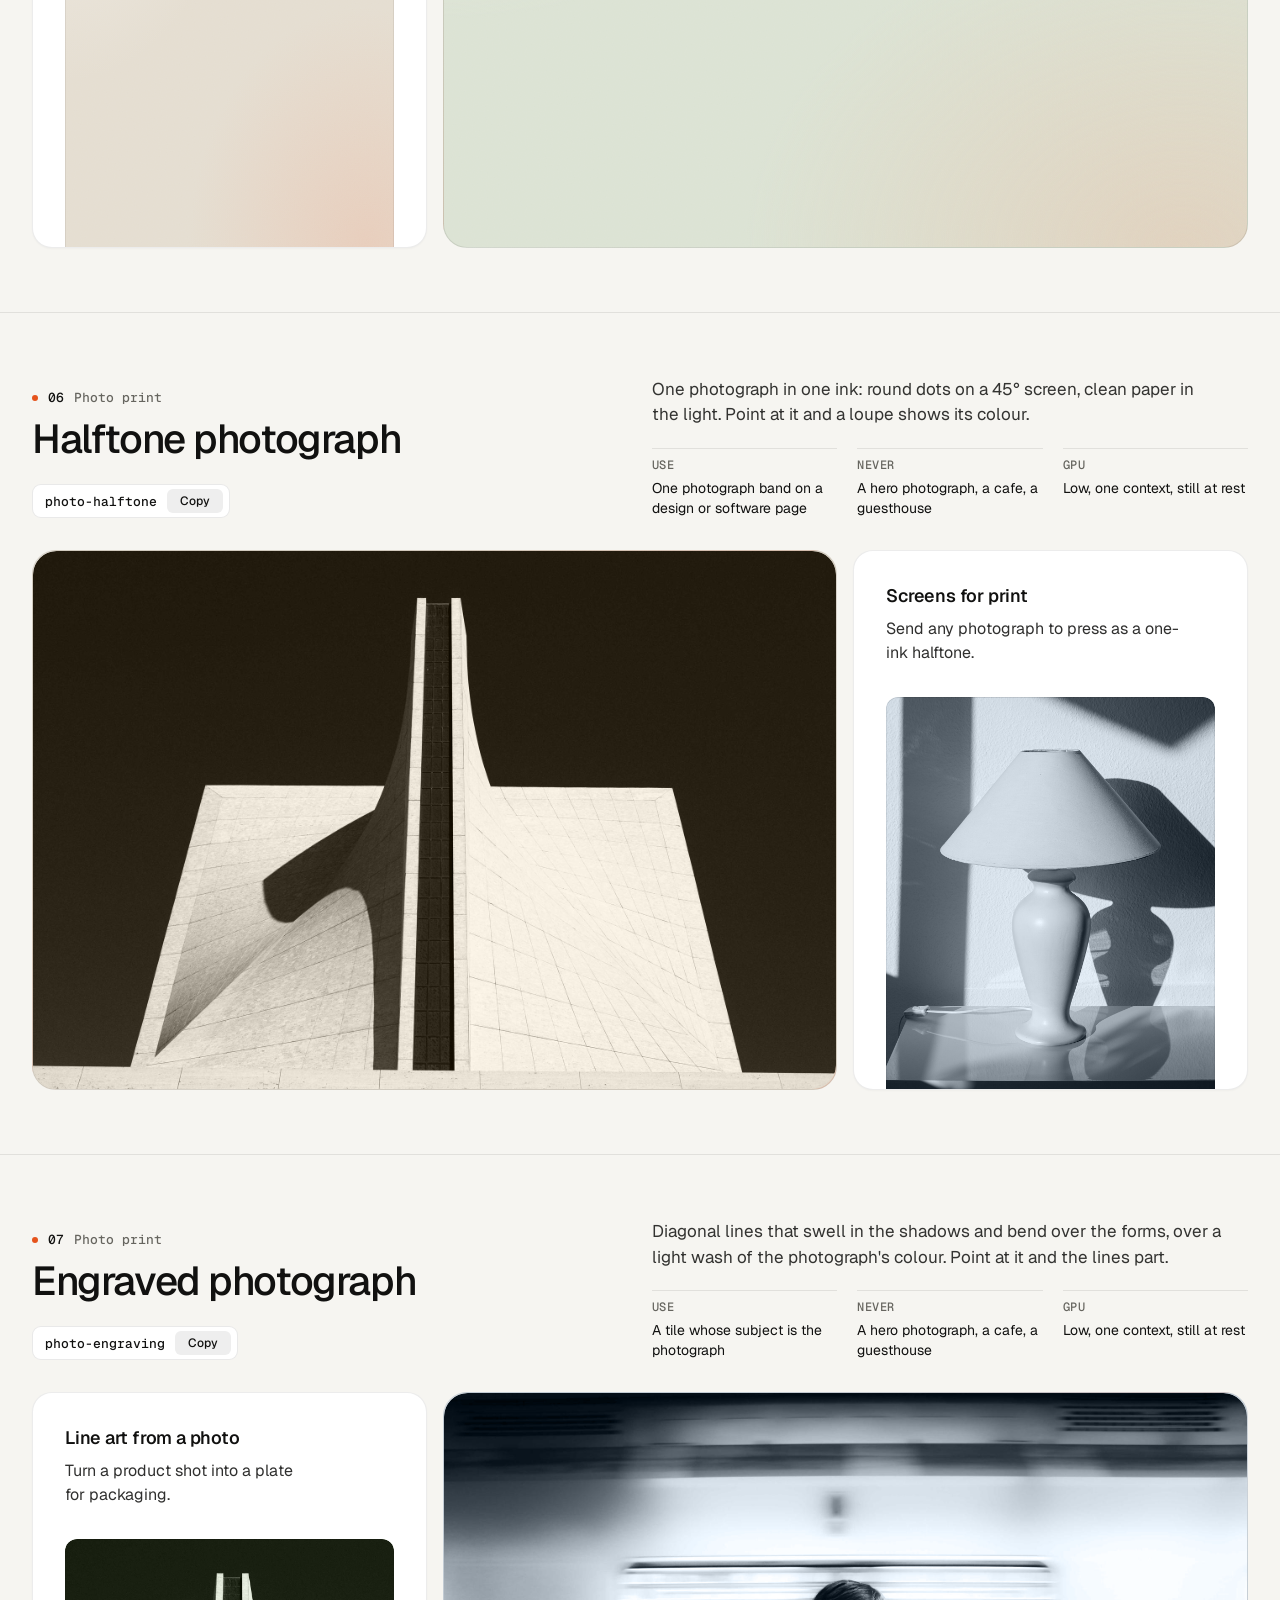
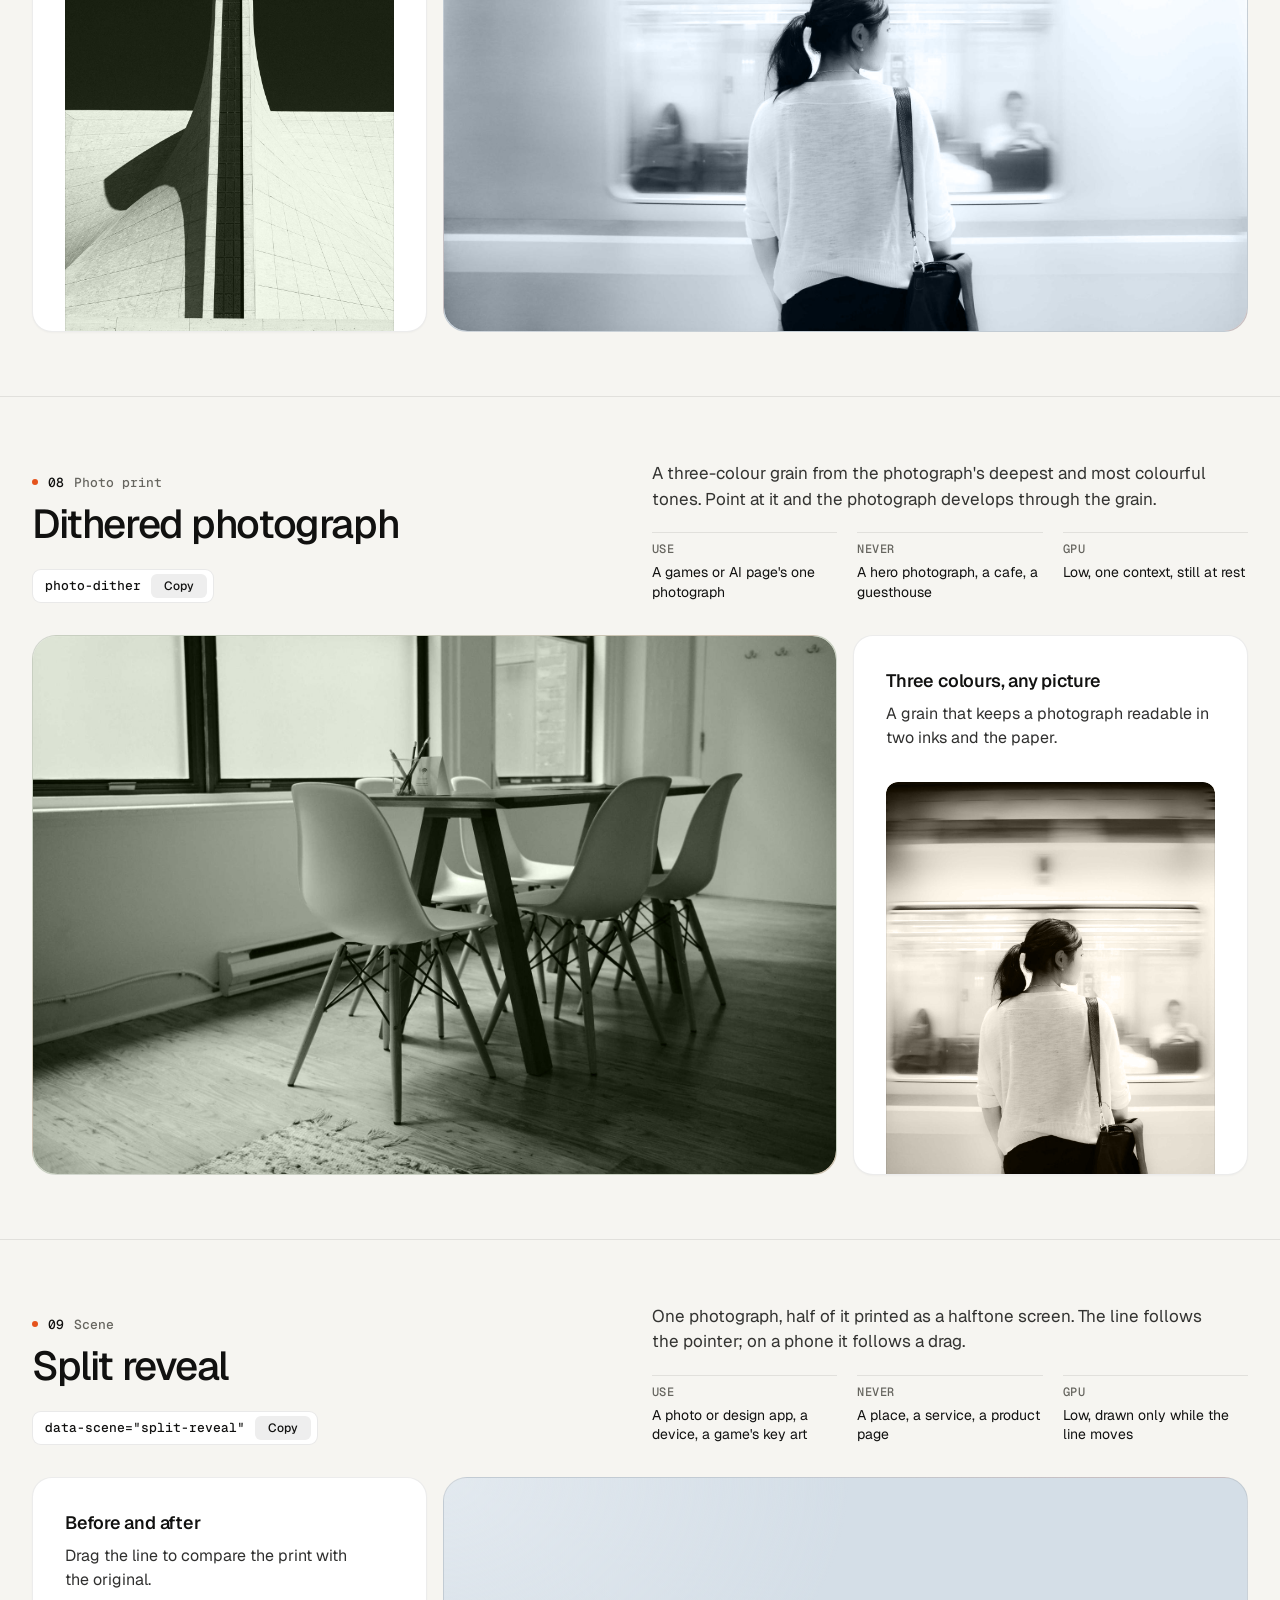
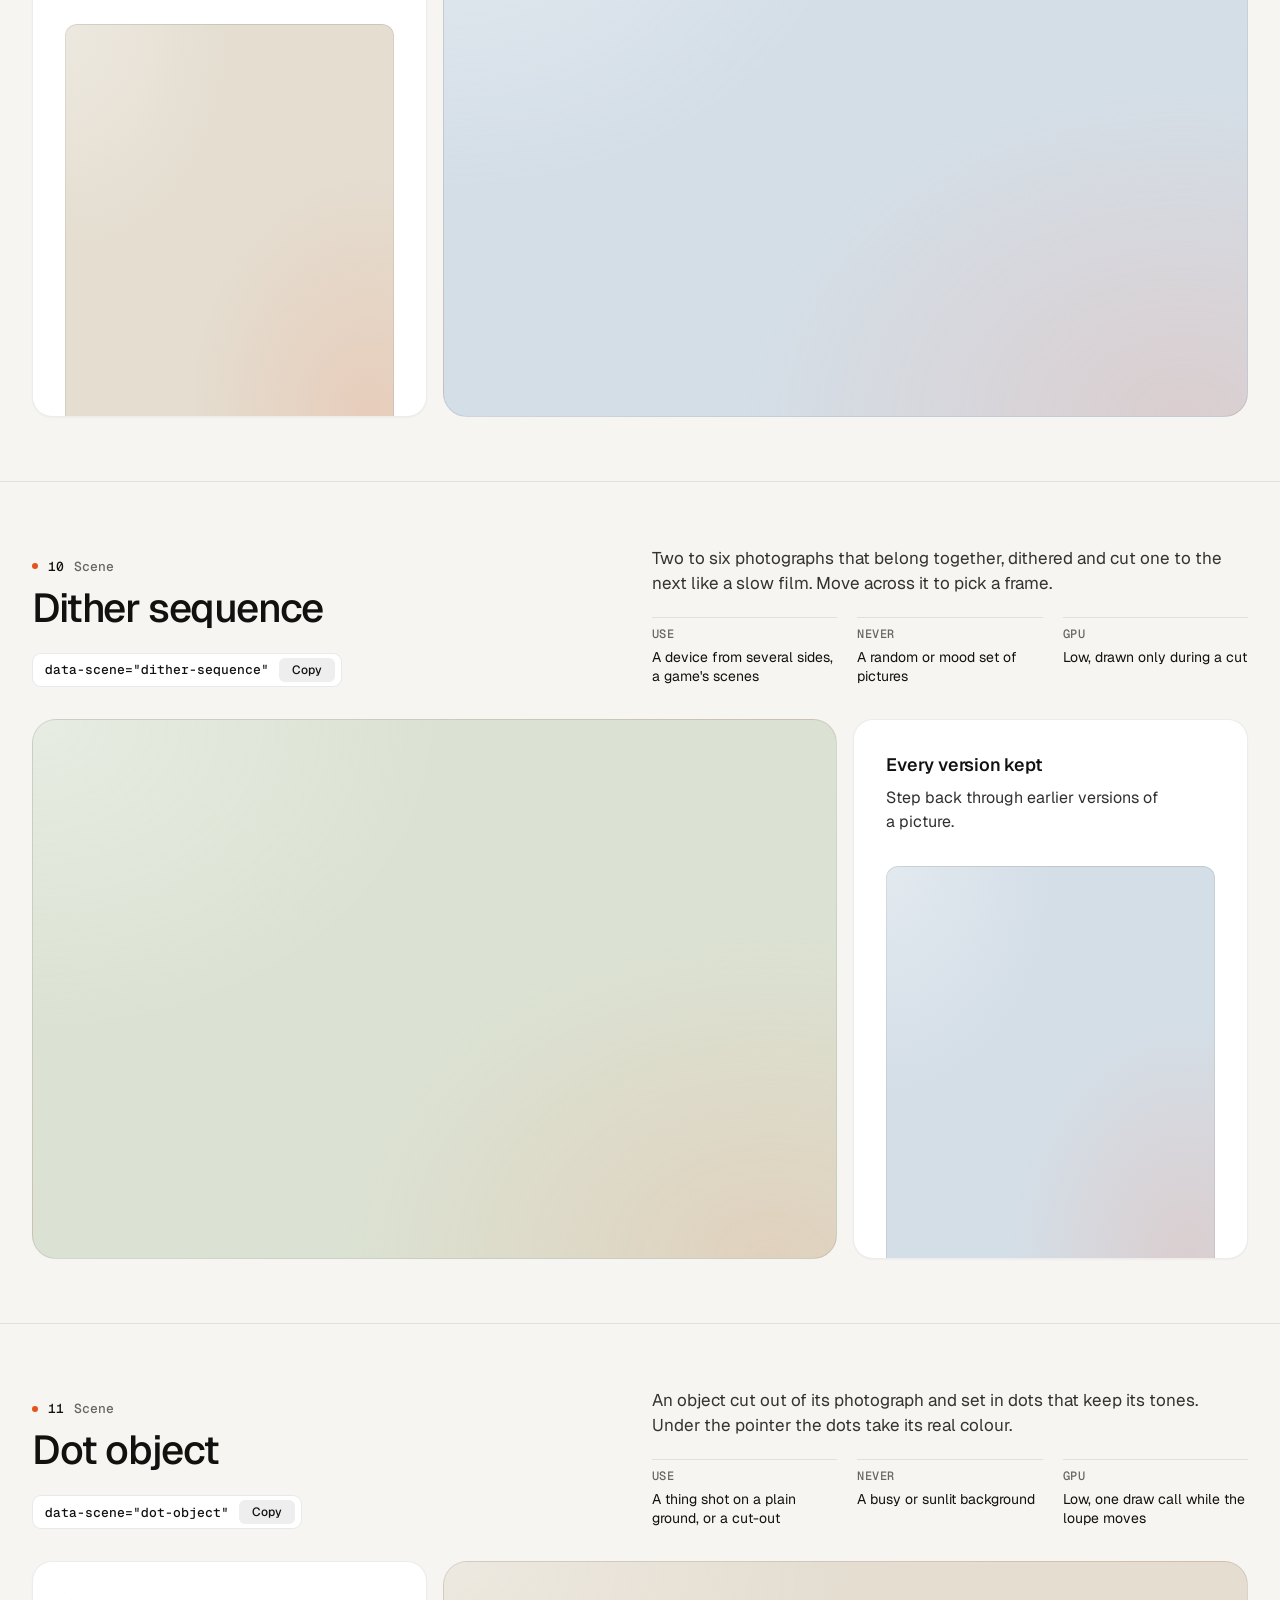
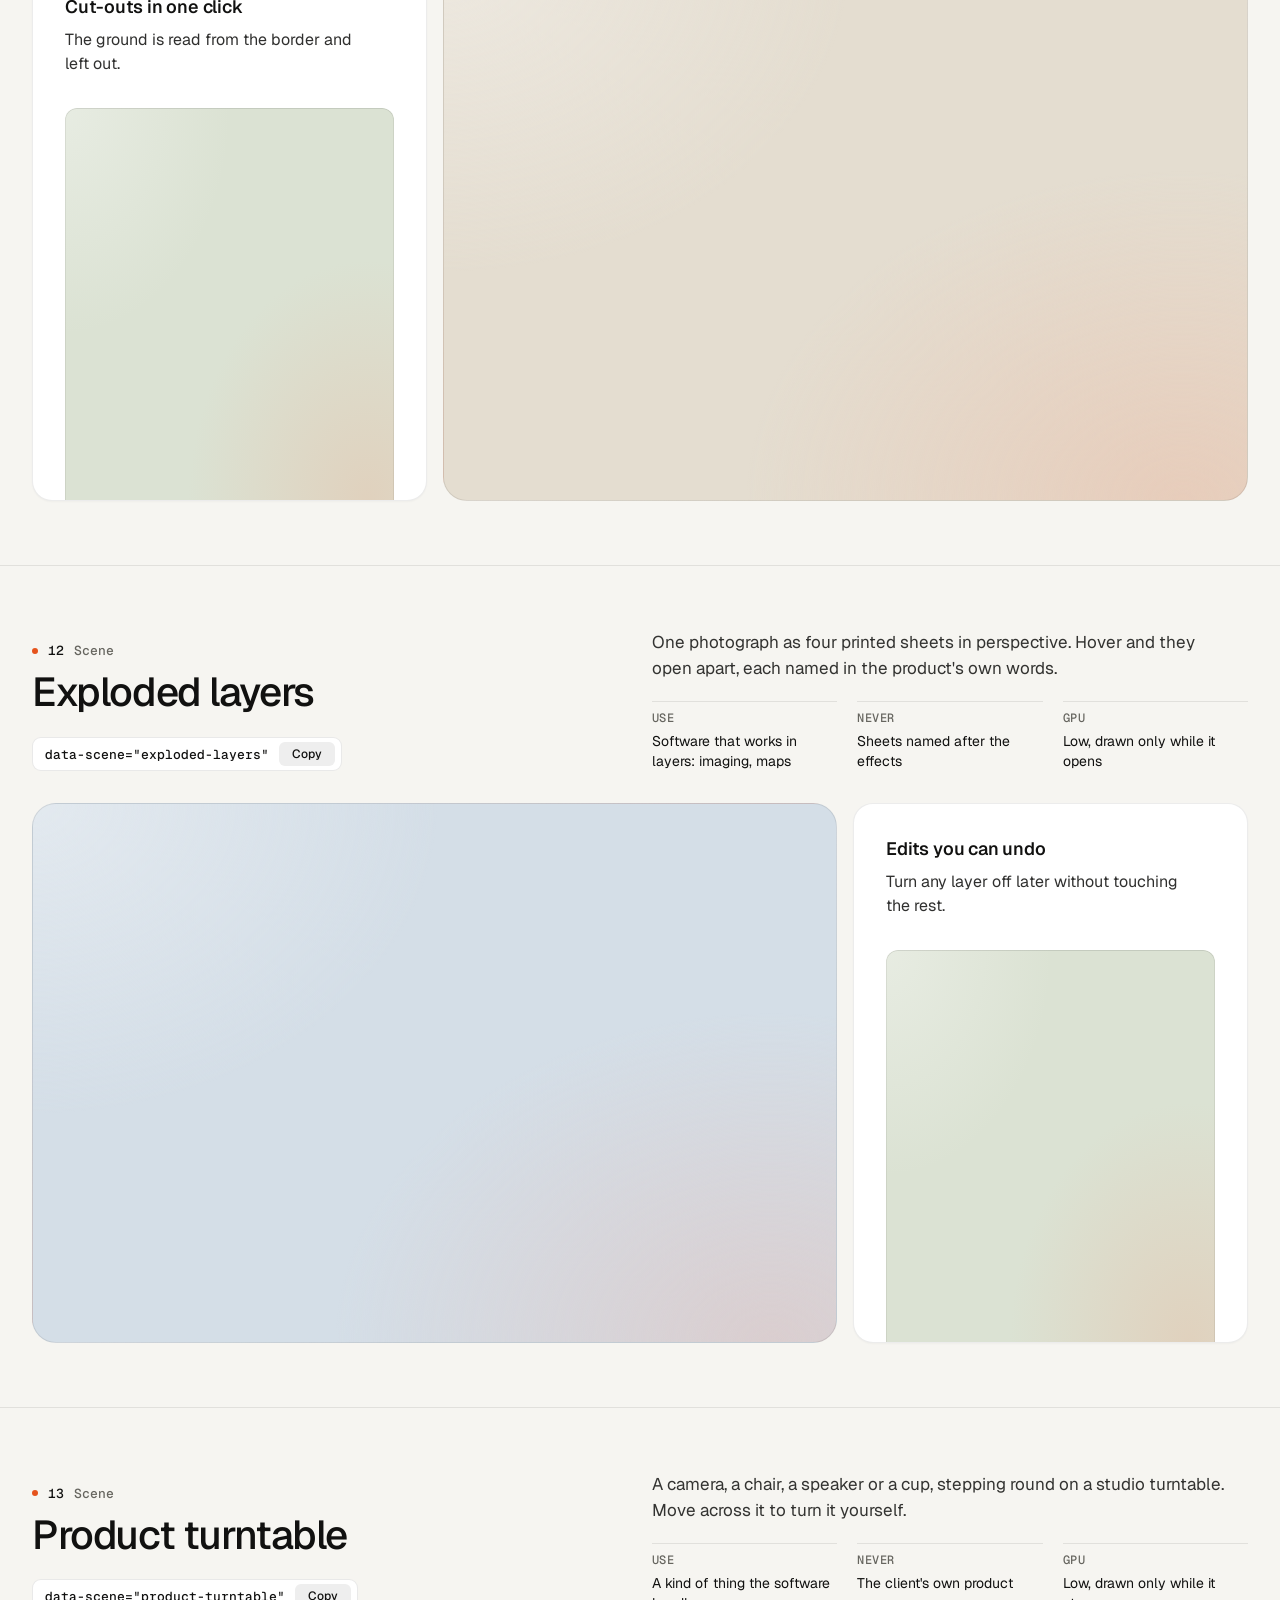
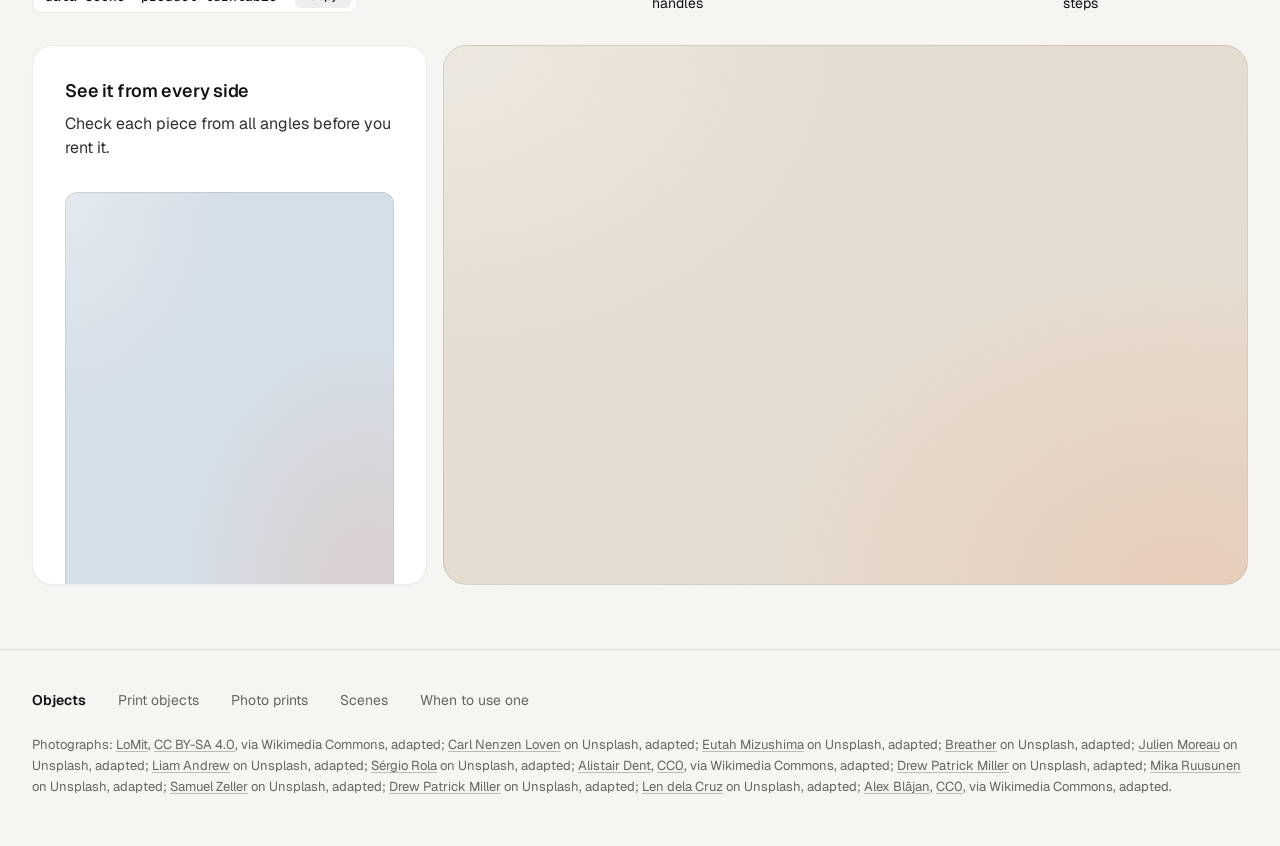
<file: baeckerei/assets/objects/index.html>
<!doctype html>
<html lang="en" data-palette="paper">
<head>
<script>window.__tpGlMax = 16;   /* a gallery shows many live effects at once; a page of a site keeps the default 4 (fx.js) */</script>
<meta charset="utf-8">
<meta name="viewport" content="width=device-width, initial-scale=1">
<title>Objects</title>
<meta name="description" content="Thirteen objects for one strong moment a page: products drawn in code, photographs printed by a shader, scenes that answer the pointer.">
<link rel="icon" href="data:,">
<link rel="preconnect" href="https://fonts.googleapis.com">
<link rel="preconnect" href="https://fonts.gstatic.com" crossorigin>
<link href="https://fonts.googleapis.com/css2?family=Geist:wght@300..700&family=Geist+Mono:wght@400;500&display=swap" rel="stylesheet">
<link rel="stylesheet" href="../ui/base.css">
<link rel="stylesheet" href="../ui/cards.css">
<style>
  /* palettes: page tokens, four grounds (--g1 sand, --g2 sky, --g3 sage, --g4 deep) and the globe's sea */
  :root {
    --font-text: "Geist", system-ui, sans-serif; --font-mono: "Geist Mono", ui-monospace, monospace;
    --ease: cubic-bezier(.2, .7, .2, 1);
    --gutter: 32px; --max: 1312px;
  }
  [data-palette="paper"] { --bg: #f6f5f1; --card: #ffffff; --surface: #ffffff; --ink: #111110; --muted: #66655f; --accent: #e5531c; --accent-ink: #ffffff;
    --g1: #e4ddd0; --g2: #d4dee7; --g3: #dbe2d3; --g4: #1a2230; --sea: #2f6aa8; --line: rgb(17 17 16 / 0.09); }
  [data-palette="stone"] { --bg: #e6e5e1; --card: #f3f2ef; --surface: #f3f2ef; --ink: #1a1b1d; --muted: #5d5e62; --accent: #2456d6; --accent-ink: #ffffff;
    --g1: #d6d5d0; --g2: #c9d4df; --g3: #dad3c6; --g4: #1d2633; --sea: #2456d6; --line: rgb(26 27 29 / 0.1); }
  [data-palette="graphite"] { --bg: #0b0b0c; --card: #141416; --surface: #141416; --ink: #f2f2ef; --muted: #96979c; --accent: #ff7a3c; --accent-ink: #120c08;
    --g1: #1e1d1b; --g2: #17202a; --g3: #1b201b; --g4: #23262c; --sea: #4f9be0; --line: rgb(242 242 239 / 0.09); }
  [data-palette="night"] { --bg: #070b14; --card: #0e1420; --surface: #0e1420; --ink: #e9edf3; --muted: #8b94a4; --accent: #5ab9fc; --accent-ink: #07101a;
    --g1: #121a29; --g2: #0f2231; --g3: #16202b; --g4: #1b2536; --sea: #5ab9fc; --line: rgb(233 237 243 / 0.09); }

  * { box-sizing: border-box; }
  html { scroll-padding-top: 64px; }
  html, body { margin: 0; }
  body { font-family: var(--font-text); background: var(--bg); color: var(--ink); -webkit-font-smoothing: antialiased; font-size: 16px; line-height: 1.5;
    transition: background-color 320ms var(--ease), color 320ms var(--ease); }
  a { color: inherit; }
  .wrap { max-width: var(--max); margin: 0 auto; padding: 0 var(--gutter); }

  /* ------------------------------------------------ the bar */
  .bar { position: sticky; top: 0; z-index: 30; background: color-mix(in oklab, var(--bg) 84%, transparent); backdrop-filter: blur(16px) saturate(1.2); border-bottom: 1px solid var(--line); }
  .bar__in { height: 64px; display: flex; align-items: center; gap: 32px; }
  .brand { display: inline-flex; align-items: center; gap: 10px; font-weight: 600; font-size: 15px; letter-spacing: -0.01em; text-decoration: none; }
  .brand svg { width: 22px; height: 22px; }
  .brand svg .a { fill: var(--accent); transition: transform 420ms var(--ease); transform-origin: 11px 11px; }
  .brand:hover svg .a { transform: rotate(90deg); }
  .nav { display: flex; gap: 24px; font-size: 14px; }
  .nav a { position: relative; text-decoration: none; color: var(--muted); transition: color 180ms ease; padding: 6px 0; }
  .nav a::after { content: ""; position: absolute; left: 0; right: 0; bottom: 0; height: 1px; background: currentColor; transform: scaleX(0); transform-origin: left; transition: transform 260ms var(--ease); }
  .nav a:hover { color: var(--ink); }
  .nav a:hover::after { transform: scaleX(1); }
  .sp { flex: 1; }
  .swatches { display: flex; align-items: center; gap: 6px; padding: 4px; border-radius: 999px; border: 1px solid var(--line); background: var(--card); }
  .sw { position: relative; width: 26px; height: 26px; border-radius: 50%; border: 0; padding: 0; cursor: pointer; background: linear-gradient(135deg, var(--s-bg) 0 50%, var(--s-ac) 50% 100%);
    box-shadow: inset 0 0 0 1px rgb(0 0 0 / 0.12); transition: transform 200ms var(--ease); }
  .sw::after { content: ""; position: absolute; inset: -3px; border-radius: 50%; box-shadow: 0 0 0 1.5px var(--ink); opacity: 0; transform: scale(0.8); transition: opacity 200ms ease, transform 260ms var(--ease); }
  .sw:hover { transform: scale(1.08); }
  .sw:active { transform: scale(0.94); }
  .sw[aria-pressed="true"]::after { opacity: 1; transform: scale(1); }
  .sw:focus-visible { outline: 2px solid var(--ink); outline-offset: 3px; }
  .sw-label { font-size: 13px; color: var(--muted); min-width: 60px; text-align: right; }

  /* ------------------------------------------------ grounds: a soft lit mesh of the ground's own tone, a fine grain */
  .gr, .card > .panel.gr { --calm-k: 0%; background-color: var(--pg);
    background-image:
      radial-gradient(80% 90% at 92% 100%, color-mix(in oklab, var(--accent) 13%, var(--pg)), transparent 68%),
      radial-gradient(70% 80% at 0% 0%, color-mix(in oklab, var(--lift, #ffffff) var(--lift-k, 34%), var(--pg)), transparent 72%); }
  .gr.dk, [data-palette="graphite"] .gr, [data-palette="night"] .gr { --lift: #ffffff; --lift-k: 6%; }
  .grain { position: absolute; inset: 0; z-index: 0; pointer-events: none; opacity: .32; mix-blend-mode: soft-light; border-radius: inherit;
    background-image: url("data:image/svg+xml;utf8,<svg xmlns='http://www.w3.org/2000/svg' width='160' height='160'><filter id='n'><feTurbulence type='fractalNoise' baseFrequency='.85' numOctaves='2' stitchTiles='stitch'/><feColorMatrix values='0 0 0 0 .5  0 0 0 0 .5  0 0 0 0 .5  0 0 0 .9 0'/></filter><rect width='100%' height='100%' filter='url(%23n)'/></svg>"); }
  .slot { position: absolute; inset: 0; z-index: 1; border-radius: inherit; }
  .slot > .host { position: absolute; inset: 0; border-radius: inherit; overflow: hidden; }

  /* ------------------------------------------------ hero */
  .hero { min-height: calc(100svh - 64px); display: grid; align-items: center; padding: 56px 0; }
  .hero__grid { display: grid; grid-template-columns: repeat(12, minmax(0, 1fr)); gap: 24px; align-items: center; }
  .hero__copy { grid-column: 1 / span 5; }
  .hero h1 { margin: 0; font-size: clamp(44px, 3.4vw + 12px, 72px); line-height: 1.02; letter-spacing: -0.045em; font-weight: 520; text-wrap: balance; }
  .hero__lede { margin: 24px 0 0; font-size: 19px; line-height: 1.5; color: var(--muted); max-width: 40ch; text-wrap: pretty; }
  .index { margin: 40px 0 0; padding: 0; list-style: none; border-top: 1px solid var(--line); max-width: 460px; }
  .index a { display: grid; grid-template-columns: 1fr auto 20px; align-items: center; gap: 16px; padding: 14px 0; border-bottom: 1px solid var(--line); text-decoration: none; font-size: 16px; font-weight: 500; }
  .index a span { font: 500 13px/1 var(--font-mono); color: var(--muted); }
  .index a svg { width: 16px; height: 16px; transition: transform 260ms var(--ease); }
  .index a:hover svg { transform: translateX(4px); }
  .hero__pics { grid-column: 7 / span 6; display: grid; grid-template-columns: 1fr 1fr; gap: 16px; height: min(70svh, 660px); min-height: 440px; }
  .pic { position: relative; overflow: clip; border-radius: 20px; border: 1px solid var(--line); isolation: isolate; }
  .pic img { position: absolute; inset: 0; width: 100%; height: 100%; object-fit: cover; object-position: 50% 42%; display: block; }
  .pic--down { margin-top: 48px; }

  /* ------------------------------------------------ an object, one screen */
  .obj { min-height: calc(100svh - 64px); display: grid; align-content: center; padding: 64px 0; border-top: 1px solid var(--line); }
  .obj__head { display: grid; grid-template-columns: repeat(12, minmax(0, 1fr)); gap: 24px; align-items: end; margin-bottom: 32px; }
  .obj__title { grid-column: 1 / span 5; }
  .obj__n { margin: 0 0 14px; font: 500 13px/1 var(--font-mono); color: var(--muted); display: flex; gap: 10px; align-items: center; }
  .obj__n b { color: var(--ink); font-weight: 500; }
  .obj__n i { width: 6px; height: 6px; border-radius: 50%; background: var(--accent); display: inline-block; }
  .obj h2 { margin: 0; font-size: clamp(34px, 1.9vw + 16px, 52px); line-height: 1.04; letter-spacing: -0.035em; font-weight: 520; text-wrap: balance; }
  .obj__about { grid-column: 7 / span 6; }
  .obj__line { margin: 0; font-size: 17px; line-height: 1.5; color: color-mix(in oklab, var(--ink) 82%, var(--bg)); max-width: 52ch; text-wrap: pretty; }
  .facts { display: grid; grid-template-columns: repeat(3, minmax(0, 1fr)); gap: 20px; margin: 20px 0 0; }
  .facts div { border-top: 1px solid var(--line); padding-top: 10px; }
  .facts dt { font: 500 12px/1 var(--font-mono); color: var(--muted); text-transform: uppercase; letter-spacing: .04em; }
  .facts dd { margin: 8px 0 0; font-size: 14px; line-height: 1.4; }
  .copy { margin-top: 24px; display: inline-flex; align-items: center; gap: 10px; height: 34px; padding: 0 6px 0 12px; border-radius: 9px; border: 1px solid var(--line);
    background: var(--card); color: var(--ink); font: 500 13px/1 var(--font-mono); cursor: pointer; transition: border-color 180ms ease, transform 160ms var(--ease); }
  .copy:hover { border-color: color-mix(in oklab, var(--ink) 24%, transparent); }
  .copy:active { transform: scale(0.97); }
  .copy:focus-visible { outline: 2px solid var(--ink); outline-offset: 2px; }
  .copy em { font-style: normal; display: inline-grid; place-items: center; height: 24px; padding: 0 8px; border-radius: 6px; background: color-mix(in oklab, var(--ink) 7%, transparent); font-family: var(--font-text); font-size: 12px; overflow: hidden; }
  .copy em span { grid-area: 1 / 1; transition: transform 260ms var(--ease), opacity 200ms ease; }
  .copy em span + span { transform: translateY(110%); opacity: 0; }
  .copy.done em span:first-child { transform: translateY(-110%); opacity: 0; }
  .copy.done em span + span { transform: none; opacity: 1; }

  .duo { display: grid; grid-template-columns: repeat(12, minmax(0, 1fr)); gap: 16px; height: clamp(400px, calc(100svh - 360px), 600px); }
  .big { grid-column: 1 / span 8; position: relative; overflow: clip; isolation: isolate; border-radius: 24px; border: 1px solid var(--line); }
  .duo .card { grid-column: 9 / span 4; }
  .obj:nth-of-type(even) .big { grid-column: 5 / span 8; grid-row: 1; }
  .obj:nth-of-type(even) .duo .card { grid-column: 1 / span 4; grid-row: 1; }
  .duo .card > .panel { flex: 1 1 auto; min-height: 0; }

  /* ------------------------------------------------ footer */
  .foot { border-top: 1px solid var(--line); padding: 40px 0 48px; font-size: 14px; color: var(--muted); }
  .foot__row { display: flex; flex-wrap: wrap; gap: 12px 32px; align-items: baseline; }
  .foot__row b { color: var(--ink); font-weight: 600; }
  .foot__row a { text-decoration: none; }
  .foot__row a:hover { color: var(--ink); }
  .credits { margin: 24px 0 0; font-size: 13px; line-height: 1.6; color: var(--muted); }
  .credits a { text-decoration: underline; text-decoration-color: color-mix(in oklab, currentColor 40%, transparent); text-underline-offset: 2px; }

  @media (max-width: 1023px) {
    .hero__copy, .hero__pics { grid-column: 1 / -1; }
    .hero__pics { height: auto; min-height: 0; }
    .pic { aspect-ratio: 3 / 4; }
    .obj__title, .obj__about { grid-column: 1 / -1; }
    .duo { height: auto; grid-template-columns: minmax(0, 1fr); }
    .big, .duo .card, .obj:nth-of-type(even) .big, .obj:nth-of-type(even) .duo .card { grid-column: 1 / -1; grid-row: auto; }
    .big { aspect-ratio: 4 / 3; }
    .duo .card > .panel { flex: none; height: 320px; }
  }
  @media (max-width: 760px) {
    :root { --gutter: 16px; }
    .nav, .sw-label { display: none; }
    .hero { padding: 32px 0 40px; }
    .hero__lede { font-size: 17px; }
    .hero__pics { gap: 10px; }
    .pic { border-radius: 16px; }
    .pic--down { margin-top: 28px; }
    .obj { padding: 72px 0; min-height: 0; }
    .obj .wrap { display: flex; flex-direction: column; }
    .obj__head, .obj__about { display: contents; }
    .obj__title { order: 1; margin-bottom: 16px; }
    .obj__line { order: 2; margin-bottom: 28px; }
    .duo { order: 3; }
    .facts { order: 4; margin-top: 28px; }
    .copy, .index { display: none; }
    .facts { grid-template-columns: minmax(0, 1fr); gap: 0; }
    .facts div { display: grid; grid-template-columns: 96px 1fr; gap: 12px; padding: 10px 0; }
    .facts dd { margin: 0; }
    .big { aspect-ratio: 4 / 5; border-radius: 18px; }
    .duo .card > .panel { height: 300px; }
  }
  @media (prefers-reduced-motion: reduce) { *, *::before, *::after { transition-duration: 0ms !important; } }
</style>
</head>
<body>
<header class="bar">
  <div class="wrap bar__in">
    <a class="brand" href="#top" aria-label="Objects, back to the top">
      <svg viewBox="0 0 22 22" aria-hidden="true"><rect x="1" y="1" width="20" height="20" rx="6" fill="currentColor"/><rect class="a" x="7" y="7" width="8" height="8" rx="2"/></svg>
      Objects
    </a>
    <nav class="nav" aria-label="Families">
      <a href="#print-cup">Print objects</a>
      <a href="#photo-halftone">Photo prints</a>
      <a href="#split-reveal">Scenes</a>
    </nav>
    <span class="sp"></span>
    <span class="sw-label" id="sw-label">Paper</span>
    <div class="swatches" role="group" aria-label="Palette">
      <button type="button" class="sw" data-pal="paper" aria-label="Paper" aria-pressed="true" style="--s-bg:#f6f5f1;--s-ac:#e5531c"></button>
      <button type="button" class="sw" data-pal="stone" aria-label="Stone" aria-pressed="false" style="--s-bg:#e6e5e1;--s-ac:#2456d6"></button>
      <button type="button" class="sw" data-pal="graphite" aria-label="Graphite" aria-pressed="false" style="--s-bg:#141416;--s-ac:#ff7a3c"></button>
      <button type="button" class="sw" data-pal="night" aria-label="Night" aria-pressed="false" style="--s-bg:#0e1420;--s-ac:#5ab9fc"></button>
    </div>
  </div>
</header>

<main id="top">
  <section class="hero">
    <div class="wrap hero__grid">
      <div class="hero__copy">
        <h1>Objects for one strong moment a page.</h1>
        <p class="hero__lede">Products drawn in code, photographs printed by a shader, and scenes that answer the pointer. A photograph leads where there is one. An object leads where there is none.</p>
        <ul class="index">
          <li><a href="#print-cup">Print objects <span>05</span><svg viewBox="0 0 16 16" fill="none" stroke="currentColor" stroke-width="1.5" aria-hidden="true"><path d="M3 8h10M9 4l4 4-4 4"/></svg></a></li>
          <li><a href="#photo-halftone">Photo prints <span>03</span><svg viewBox="0 0 16 16" fill="none" stroke="currentColor" stroke-width="1.5" aria-hidden="true"><path d="M3 8h10M9 4l4 4-4 4"/></svg></a></li>
          <li><a href="#split-reveal">Scenes <span>05</span><svg viewBox="0 0 16 16" fill="none" stroke="currentColor" stroke-width="1.5" aria-hidden="true"><path d="M3 8h10M9 4l4 4-4 4"/></svg></a></li>
        </ul>
      </div>
      <div class="hero__pics">
        <div class="pic"><img src="photo-kit/photos/lamp.jpg" width="1280" height="1757" alt="Cream ceramic table lamp on a glossy side table in low sun" decoding="async"></div>
        <article class="pic pic--down gr" style="--pg: var(--g1)" aria-label="A balanced-arm desk lamp">
          <div class="grain"></div>
          <div class="slot" data-slot='{"kind":"print","id":"print-lamp","place":"card","ground":"g1","params":{"size":1.06,"x":-0.08,"y":-0.2}}'></div>
        </article>
      </div>
    </div>
  </section>

  <!-- ===================================================== print objects -->
  <section class="obj" id="print-cup">
    <div class="wrap">
      <div class="obj__head">
        <div class="obj__title"><p class="obj__n"><i></i><b>01</b> Print object</p><h2>Cup and saucer</h2>
          <button type="button" class="copy" data-copy='<div data-print="print-cup" data-print-place="card"></div>'>data-print="print-cup"<em><span>Copy</span><span>Copied</span></em></button></div>
        <div class="obj__about">
          <p class="obj__line">A porcelain cup of coffee on its saucer, the glaze in your accent. Click it to stir.</p>
          <dl class="facts"><div><dt>Leads</dt><dd>A tableware maker with no photographs</dd></div><div><dt>As a print</dt><dd>A software card about a morning</dd></div><div><dt>GPU</dt><dd>High while it turns, one frame at rest</dd></div></dl>
        </div>
      </div>
      <div class="duo">
        <article class="big gr" style="--pg: var(--g1)"><div class="grain"></div>
          <div class="slot" data-slot='{"kind":"print","id":"print-cup","place":"hero","ground":"g1","params":{"size":0.96,"x":0.16,"y":-0.04}}'></div></article>
        <article class="card"><h3>Morning digest</h3><p>One email at 8:00 with everything that changed overnight.</p>
          <div class="panel gr" style="--pg: var(--g2)"><div class="grain"></div>
            <div class="slot" data-slot='{"kind":"print","id":"print-cup","place":"card","ground":"g2","params":{"effect":"halftone","turn":0}}'></div></div></article>
      </div>
    </div>
  </section>

  <section class="obj" id="print-wheel">
    <div class="wrap">
      <div class="obj__head">
        <div class="obj__title"><p class="obj__n"><i></i><b>02</b> Print object</p><h2>Bicycle wheel</h2>
          <button type="button" class="copy" data-copy='<div data-print="print-wheel" data-print-place="card"></div>'>data-print="print-wheel"<em><span>Copy</span><span>Copied</span></em></button></div>
        <div class="obj__about">
          <p class="obj__line">A road wheel with a tan-wall tyre, an alloy rim and 24 spokes, the hub in your accent. Click it to spin it up.</p>
          <dl class="facts"><div><dt>Leads</dt><dd>A maker of wheels or hubs, never a whole bike</dd></div><div><dt>As a print</dt><dd>A card about speed or a mechanism</dd></div><div><dt>GPU</dt><dd>High while it turns, one frame at rest</dd></div></dl>
        </div>
      </div>
      <div class="duo">
        <article class="big gr" style="--pg: var(--g2)"><div class="grain"></div>
          <div class="slot" data-slot='{"kind":"print","id":"print-wheel","place":"card","ground":"g2","params":{"size":1.34,"x":-0.08,"y":-0.3}}'></div></article>
        <article class="card"><h3>Background sync</h3><p>Runs every five minutes, whether the app is open or not.</p>
          <div class="panel gr" style="--pg: var(--g3)"><div class="grain"></div>
            <div class="slot" data-slot='{"kind":"print","id":"print-wheel","place":"card","ground":"g3","params":{"effect":"halftone","turn":0}}'></div></div></article>
      </div>
    </div>
  </section>

  <section class="obj" id="print-lamp">
    <div class="wrap">
      <div class="obj__head">
        <div class="obj__title"><p class="obj__n"><i></i><b>03</b> Print object</p><h2>Desk lamp</h2>
          <button type="button" class="copy" data-copy='<div data-print="print-lamp" data-print-place="card"></div>'>data-print="print-lamp"<em><span>Copy</span><span>Copied</span></em></button></div>
        <div class="obj__about">
          <p class="obj__line">A balanced-arm desk lamp on chrome springs, the base and shade enamelled in your accent. Click it to switch it on.</p>
          <dl class="facts"><div><dt>Leads</dt><dd>A lighting maker with no photographs</dd></div><div><dt>As a print</dt><dd>A card about focus or working late</dd></div><div><dt>GPU</dt><dd>High while it moves, one frame at rest</dd></div></dl>
        </div>
      </div>
      <div class="duo">
        <article class="big gr" style="--pg: var(--g3)"><div class="grain"></div>
          <div class="slot" data-slot='{"kind":"print","id":"print-lamp","place":"hero","ground":"g3","params":{"size":0.98,"x":0.14,"y":-0.06,"angle":-24}}'></div></article>
        <article class="card"><h3>Focus mode</h3><p>Alerts wait until you switch it off.</p>
          <div class="panel gr dk" style="--pg: var(--g4)"><div class="grain"></div>
            <div class="slot" data-slot='{"kind":"print","id":"print-lamp","place":"card","ground":"g4","params":{"effect":"dither","step":1,"turn":0}}' aria-label="A desk lamp, switched on"></div></div></article>
      </div>
    </div>
  </section>

  <section class="obj" id="print-globe">
    <div class="wrap">
      <div class="obj__head">
        <div class="obj__title"><p class="obj__n"><i></i><b>04</b> Print object</p><h2>Desk globe</h2>
          <button type="button" class="copy" data-copy='<div data-print="print-globe" data-print-place="card" data-print-params=&apos;{"effect":"engrave"}&apos;></div>'>data-print="print-globe"<em><span>Copy</span><span>Copied</span></em></button></div>
        <div class="obj__about">
          <p class="obj__line">A desk globe with the real coastlines, a brass meridian and a walnut stand. Its sea takes a blue or teal accent. Click it to spin.</p>
          <dl class="facts"><div><dt>Leads</dt><dd>A maker of globes or maps</dd></div><div><dt>As a print</dt><dd>A card about regions or shipping</dd></div><div><dt>GPU</dt><dd>High while it turns, one frame at rest</dd></div></dl>
        </div>
      </div>
      <div class="duo">
        <article class="big gr" style="--pg: var(--g2)"><div class="grain"></div>
          <div class="slot" data-slot='{"kind":"print","id":"print-globe","place":"card","ground":"g2","sea":true,"params":{"size":1.3,"x":-0.1,"y":-0.3}}'></div></article>
        <article class="card"><h3>14 regions</h3><p>Pick where your data lives. Move it later in two clicks.</p>
          <div class="panel gr dk" style="--pg: var(--g4)"><div class="grain"></div>
            <div class="slot" data-slot='{"kind":"print","id":"print-globe","place":"card","ground":"g4","sea":true,"params":{"effect":"engrave","turn":0}}'></div></div></article>
      </div>
    </div>
  </section>

  <section class="obj" id="print-cards">
    <div class="wrap">
      <div class="obj__head">
        <div class="obj__title"><p class="obj__n"><i></i><b>05</b> Print object</p><h2>Playing cards</h2>
          <button type="button" class="copy" data-copy='<div data-print="print-cards" data-print-place="card"></div>'>data-print="print-cards"<em><span>Copy</span><span>Copied</span></em></button></div>
        <div class="obj__about">
          <p class="obj__line">A stack of playing cards, the ace of diamonds face up and the backs in your accent. Click to fan them out.</p>
          <dl class="facts"><div><dt>Leads</dt><dd>A maker of card or board games</dd></div><div><dt>As a print</dt><dd>A games card about a hand or a deal</dd></div><div><dt>GPU</dt><dd>High while it moves, one frame at rest</dd></div></dl>
        </div>
      </div>
      <div class="duo">
        <article class="big gr" style="--pg: var(--g3)"><div class="grain"></div>
          <div class="slot" data-slot='{"kind":"print","id":"print-cards","place":"hero","ground":"g3","params":{"size":0.98,"x":0.16,"y":-0.04}}'></div></article>
        <article class="card"><h3>Fair draws</h3><p>Every shuffle is logged, so any player can check a deal.</p>
          <div class="panel gr" style="--pg: var(--g1)"><div class="grain"></div>
            <div class="slot" data-slot='{"kind":"print","id":"print-cards","place":"card","ground":"g1","params":{"effect":"halftone","turn":0}}'></div></div></article>
      </div>
    </div>
  </section>

  <!-- ===================================================== photo prints -->
  <section class="obj" id="photo-halftone">
    <div class="wrap">
      <div class="obj__head">
        <div class="obj__title"><p class="obj__n"><i></i><b>06</b> Photo print</p><h2>Halftone photograph</h2>
          <button type="button" class="copy" data-copy="import print from './assets/objects/photo-halftone/object.js'; print.mount(frame, { palette: fx.readPalette(frame) });">photo-halftone<em><span>Copy</span><span>Copied</span></em></button></div>
        <div class="obj__about">
          <p class="obj__line">One photograph in one ink: round dots on a 45° screen, clean paper in the light. Point at it and a loupe shows its colour.</p>
          <dl class="facts"><div><dt>Use</dt><dd>One photograph band on a design or software page</dd></div><div><dt>Never</dt><dd>A hero photograph, a cafe, a guesthouse</dd></div><div><dt>GPU</dt><dd>Low, one context, still at rest</dd></div></dl>
        </div>
      </div>
      <div class="duo">
        <article class="big gr" style="--pg: var(--g1)">
          <div class="slot" data-slot='{"kind":"photo","id":"photo-halftone","ground":"g1","photo":"concrete"}'></div></article>
        <article class="card"><h3>Screens for print</h3><p>Send any photograph to press as a one-ink halftone.</p>
          <div class="panel gr" style="--pg: var(--g2)">
            <div class="slot" data-slot='{"kind":"photo","id":"photo-halftone","ground":"g2","photo":"lamp","params":{"tint":1}}'></div></div></article>
      </div>
    </div>
  </section>

  <section class="obj" id="photo-engraving">
    <div class="wrap">
      <div class="obj__head">
        <div class="obj__title"><p class="obj__n"><i></i><b>07</b> Photo print</p><h2>Engraved photograph</h2>
          <button type="button" class="copy" data-copy="import print from './assets/objects/photo-engraving/object.js'; print.mount(frame, { palette: fx.readPalette(frame) });">photo-engraving<em><span>Copy</span><span>Copied</span></em></button></div>
        <div class="obj__about">
          <p class="obj__line">Diagonal lines that swell in the shadows and bend over the forms, over a light wash of the photograph's colour. Point at it and the lines part.</p>
          <dl class="facts"><div><dt>Use</dt><dd>A tile whose subject is the photograph</dd></div><div><dt>Never</dt><dd>A hero photograph, a cafe, a guesthouse</dd></div><div><dt>GPU</dt><dd>Low, one context, still at rest</dd></div></dl>
        </div>
      </div>
      <div class="duo">
        <article class="big gr" style="--pg: var(--g2)">
          <div class="slot" data-slot='{"kind":"photo","id":"photo-engraving","ground":"g2","photo":"platform","photoDark":"concrete"}'></div></article>
        <article class="card"><h3>Line art from a photo</h3><p>Turn a product shot into a plate for packaging.</p>
          <div class="panel gr" style="--pg: var(--g3)">
            <div class="slot" data-slot='{"kind":"photo","id":"photo-engraving","ground":"g3","photo":"concrete","photoDark":"room"}'></div></div></article>
      </div>
    </div>
  </section>

  <section class="obj" id="photo-dither">
    <div class="wrap">
      <div class="obj__head">
        <div class="obj__title"><p class="obj__n"><i></i><b>08</b> Photo print</p><h2>Dithered photograph</h2>
          <button type="button" class="copy" data-copy="import print from './assets/objects/photo-dither/object.js'; print.mount(frame, { palette: fx.readPalette(frame) });">photo-dither<em><span>Copy</span><span>Copied</span></em></button></div>
        <div class="obj__about">
          <p class="obj__line">A three-colour grain from the photograph's deepest and most colourful tones. Point at it and the photograph develops through the grain.</p>
          <dl class="facts"><div><dt>Use</dt><dd>A games or AI page's one photograph</dd></div><div><dt>Never</dt><dd>A hero photograph, a cafe, a guesthouse</dd></div><div><dt>GPU</dt><dd>Low, one context, still at rest</dd></div></dl>
        </div>
      </div>
      <div class="duo">
        <article class="big gr" style="--pg: var(--g3)">
          <div class="slot" data-slot='{"kind":"photo","id":"photo-dither","ground":"g3","photo":"room"}'></div></article>
        <article class="card"><h3>Three colours, any picture</h3><p>A grain that keeps a photograph readable in two inks and the paper.</p>
          <div class="panel gr" style="--pg: var(--g1)">
            <div class="slot" data-slot='{"kind":"photo","id":"photo-dither","ground":"g1","photo":"platform"}'></div></div></article>
      </div>
    </div>
  </section>

  <!-- ===================================================== scenes -->
  <section class="obj" id="split-reveal">
    <div class="wrap">
      <div class="obj__head">
        <div class="obj__title"><p class="obj__n"><i></i><b>09</b> Scene</p><h2>Split reveal</h2>
          <button type="button" class="copy" data-copy='<div data-scene="split-reveal" data-scene-src="assets/img/photo.jpg"></div>'>data-scene="split-reveal"<em><span>Copy</span><span>Copied</span></em></button></div>
        <div class="obj__about">
          <p class="obj__line">One photograph, half of it printed as a halftone screen. The line follows the pointer; on a phone it follows a drag.</p>
          <dl class="facts"><div><dt>Use</dt><dd>A photo or design app, a device, a game's key art</dd></div><div><dt>Never</dt><dd>A place, a service, a product page</dd></div><div><dt>GPU</dt><dd>Low, drawn only while the line moves</dd></div></dl>
        </div>
      </div>
      <div class="duo">
        <article class="big gr" style="--pg: var(--g2)">
          <div class="slot" data-slot='{"kind":"scene","id":"split-reveal","ground":"g2","src":"default"}'></div></article>
        <article class="card"><h3>Before and after</h3><p>Drag the line to compare the print with the original.</p>
          <div class="panel gr" style="--pg: var(--g1)">
            <div class="slot" data-slot='{"kind":"scene","id":"split-reveal","ground":"g1","src":"roof","params":{"side":"right","split":0.42}}'></div></div></article>
      </div>
    </div>
  </section>

  <section class="obj" id="dither-sequence">
    <div class="wrap">
      <div class="obj__head">
        <div class="obj__title"><p class="obj__n"><i></i><b>10</b> Scene</p><h2>Dither sequence</h2>
          <button type="button" class="copy" data-copy='<div data-scene="dither-sequence" data-scene-src=&apos;[{"src":"a.jpg"},{"src":"b.jpg"}]&apos;></div>'>data-scene="dither-sequence"<em><span>Copy</span><span>Copied</span></em></button></div>
        <div class="obj__about">
          <p class="obj__line">Two to six photographs that belong together, dithered and cut one to the next like a slow film. Move across it to pick a frame.</p>
          <dl class="facts"><div><dt>Use</dt><dd>A device from several sides, a game's scenes</dd></div><div><dt>Never</dt><dd>A random or mood set of pictures</dd></div><div><dt>GPU</dt><dd>Low, drawn only during a cut</dd></div></dl>
        </div>
      </div>
      <div class="duo">
        <article class="big gr" style="--pg: var(--g3)">
          <div class="slot" data-slot='{"kind":"scene","id":"dither-sequence","ground":"g3","src":"default"}'></div></article>
        <article class="card"><h3>Every version kept</h3><p>Step back through earlier versions of a picture.</p>
          <div class="panel gr" style="--pg: var(--g2)">
            <div class="slot" data-slot='{"kind":"scene","id":"dither-sequence","ground":"g2","src":"spirals","params":{"fit":"contain","autoplay":0}}'></div></div></article>
      </div>
    </div>
  </section>

  <section class="obj" id="dot-object">
    <div class="wrap">
      <div class="obj__head">
        <div class="obj__title"><p class="obj__n"><i></i><b>11</b> Scene</p><h2>Dot object</h2>
          <button type="button" class="copy" data-copy='<div data-scene="dot-object" data-scene-src="assets/img/object-on-white.jpg"></div>'>data-scene="dot-object"<em><span>Copy</span><span>Copied</span></em></button></div>
        <div class="obj__about">
          <p class="obj__line">An object cut out of its photograph and set in dots that keep its tones. Under the pointer the dots take its real colour.</p>
          <dl class="facts"><div><dt>Use</dt><dd>A thing shot on a plain ground, or a cut-out</dd></div><div><dt>Never</dt><dd>A busy or sunlit background</dd></div><div><dt>GPU</dt><dd>Low, one draw call while the loupe moves</dd></div></dl>
        </div>
      </div>
      <div class="duo">
        <article class="big gr" style="--pg: var(--g1)">
          <div class="slot" data-slot='{"kind":"scene","id":"dot-object","ground":"g1","src":"default"}'></div></article>
        <article class="card"><h3>Cut-outs in one click</h3><p>The ground is read from the border and left out.</p>
          <div class="panel gr" style="--pg: var(--g3)">
            <div class="slot" data-slot='{"kind":"scene","id":"dot-object","ground":"g3","src":"dahlia"}'></div></div></article>
      </div>
    </div>
  </section>

  <section class="obj" id="exploded-layers">
    <div class="wrap">
      <div class="obj__head">
        <div class="obj__title"><p class="obj__n"><i></i><b>12</b> Scene</p><h2>Exploded layers</h2>
          <button type="button" class="copy" data-copy='<div data-scene="exploded-layers" data-scene-src="assets/img/photo.jpg" data-scene-params=&apos;{"names":["Photo","Colour","Light","Depth"]}&apos;></div>'>data-scene="exploded-layers"<em><span>Copy</span><span>Copied</span></em></button></div>
        <div class="obj__about">
          <p class="obj__line">One photograph as four printed sheets in perspective. Hover and they open apart, each named in the product's own words.</p>
          <dl class="facts"><div><dt>Use</dt><dd>Software that works in layers: imaging, maps</dd></div><div><dt>Never</dt><dd>Sheets named after the effects</dd></div><div><dt>GPU</dt><dd>Low, drawn only while it opens</dd></div></dl>
        </div>
      </div>
      <div class="duo">
        <article class="big gr" style="--pg: var(--g2)">
          <div class="slot" data-slot='{"kind":"scene","id":"exploded-layers","ground":"g2","src":"default","params":{"names":["Photo","Colour","Light","Depth"]}}'></div></article>
        <article class="card"><h3>Edits you can undo</h3><p>Turn any layer off later without touching the rest.</p>
          <div class="panel gr" style="--pg: var(--g3)">
            <div class="slot" data-slot='{"kind":"scene","id":"exploded-layers","ground":"g3","src":"lattice"}'></div></div></article>
      </div>
    </div>
  </section>

  <section class="obj" id="product-turntable">
    <div class="wrap">
      <div class="obj__head">
        <div class="obj__title"><p class="obj__n"><i></i><b>13</b> Scene</p><h2>Product turntable</h2>
          <button type="button" class="copy" data-copy='<div data-scene="product-turntable" data-scene-params=&apos;{"form":"chair"}&apos;></div>'>data-scene="product-turntable"<em><span>Copy</span><span>Copied</span></em></button></div>
        <div class="obj__about">
          <p class="obj__line">A camera, a chair, a speaker or a cup, stepping round on a studio turntable. Move across it to turn it yourself.</p>
          <dl class="facts"><div><dt>Use</dt><dd>A kind of thing the software handles</dd></div><div><dt>Never</dt><dd>The client's own product</dd></div><div><dt>GPU</dt><dd>Low, drawn only while it steps</dd></div></dl>
        </div>
      </div>
      <div class="duo">
        <article class="big gr" style="--pg: var(--g1)">
          <div class="slot" data-slot='{"kind":"scene","id":"product-turntable","ground":"g1","params":{"form":"camera"}}' aria-label="A camera on a turntable"></div></article>
        <article class="card"><h3>See it from every side</h3><p>Check each piece from all angles before you rent it.</p>
          <div class="panel gr" style="--pg: var(--g2)">
            <div class="slot" data-slot='{"kind":"scene","id":"product-turntable","ground":"g2","params":{"form":"chair","start":-40,"autoplay":0}}' aria-label="A side chair"></div></div></article>
      </div>
    </div>
  </section>
</main>

<footer class="foot">
  <div class="wrap">
    <div class="foot__row">
      <b>Objects</b>
      <a href="_print-core/README.md">Print objects</a>
      <a href="photo-kit/README.md">Photo prints</a>
      <a href="_scenes/README.md">Scenes</a>
      <a href="../../references/effects-objects.md">When to use one</a>
    </div>
    <p class="credits" id="credits"></p>
  </div>
</footer>

<script type="module">
  /*
    The showcase's own mounting: every [data-slot] mounts when it comes near the screen and is destroyed
    when it leaves, and never more than MAX are mounted at once, so the page holds at most 4 live WebGL
    contexts (each mounted object holds one at most; still print objects hold none).
  */
  import fx from '../effects/fx.js';
  import { creditsLine } from './photo-kit/photo.js';
  import { DEFAULT_PHOTO as SPLIT } from './split-reveal/object.js';
  import { DEFAULT_SEQUENCE } from './dither-sequence/object.js';
  import { DEFAULT_PHOTO as TULIP } from './dot-object/object.js';
  import { DEFAULT_PHOTO as MIXER } from './exploded-layers/object.js';

  const MAX = 4, CAP = { print: 4, photo: 3, scene: 4 };
  const root = document.documentElement;
  const q = new URLSearchParams(location.search);
  const U = 'https://unsplash.com/license', CC0 = 'https://creativecommons.org/publicdomain/zero/1.0/';
  const SRC = {
    roof: { id: 618, ratio: 1.5, alt: 'Curving glass and steel lattice roof in black and white', by: 'Mika Ruusunen', licence: 'Unsplash licence', licenceUrl: U, page: 'https://unsplash.com/photos/ypVM8PnygUo' },
    lattice: { id: 893, ratio: 1.5, alt: 'Curved latticed building facade forming sweeping lines', by: 'Samuel Zeller', licence: 'Unsplash licence', licenceUrl: U, page: 'https://unsplash.com/photos/j0g8taxHZa0' },
    spirals: [
      { id: 949, ratio: 0.66, alt: 'A white spiral atrium under a glass dome, seen from below', by: 'Drew Patrick Miller', licence: 'Unsplash licence', licenceUrl: U, page: 'https://unsplash.com/photos/VLT62-JzddA' },
      { id: 679, ratio: 1, alt: 'Spiralling concrete curves around a small round window', by: 'Len dela Cruz', licence: 'Unsplash licence', licenceUrl: U, page: 'https://unsplash.com/photos/ScEKf8u7y-c' },
    ],
    dahlia: { id: 'commons-minimal-orange-dahlia', source: 'commons', ratio: 1.523, width: 5830, focus: [0.5, 0.5], alt: 'An orange dahlia on a black ground', by: 'Alex Blăjan', licence: 'CC0', licenceUrl: CC0,
      url: 'https://upload.wikimedia.org/wikipedia/commons/5/5e/Minimal_orange_dahlia_%28Unsplash%29.jpg', page: 'https://commons.wikimedia.org/wiki/File:Minimal_orange_dahlia_(Unsplash).jpg' },
  };
  const DEFAULTS = { 'split-reveal': SPLIT, 'dither-sequence': DEFAULT_SEQUENCE, 'dot-object': TULIP, 'exploded-layers': MIXER };
  const lib = await fetch(new URL('./photo-kit/photos.json', import.meta.url)).then(r => r.json()).catch(() => ({ photos: [] }));
  const PHOTOS = Object.fromEntries(lib.photos.map(p => [p.key, p]));

  // ---- palette: the page tokens, a ground's paper and an ink that reads on it
  const tok = n => getComputedStyle(root).getPropertyValue(n).trim();
  const lum = hex => { const h = hex.replace('#', ''); const c = [0, 2, 4].map(i => parseInt(h.slice(i, i + 2), 16) / 255); return 0.2126 * c[0] + 0.7152 * c[1] + 0.0722 * c[2]; };
  function paletteFor(cfg) {
    const bg = tok('--' + (cfg.ground || 'g1')), ink = tok('--ink');
    const light = lum(bg) > 0.4, pageLight = lum(ink) < 0.4;
    const gInk = light ? (pageLight ? ink : '#17181b') : (pageLight ? '#eef0f2' : ink);
    return fx.normalizePalette({ bg, surface: bg, ink: gInk, accent: cfg.sea ? tok('--sea') : tok('--accent'), accentInk: tok('--accent-ink') });
  }

  // ---- mounting
  const slots = [...document.querySelectorAll('[data-slot]')];
  const st = new Map(slots.map(el => [el, { cfg: JSON.parse(el.dataset.slot), near: false, ctrl: null, host: null, busy: false }]));
  const mods = new Map();
  const load = id => { if (!mods.has(id)) mods.set(id, import(`./${id}/object.js`).then(m => m.default)); return mods.get(id); };
  // a photo print may name a darker photograph for the dark palettes (a pale one prints as a light plate there)
  const isDark = () => lum(tok('--bg')) < 0.4;
  const photoKey = cfg => (cfg.photoDark && isDark() ? cfg.photoDark : cfg.photo);
  const srcOf = cfg => {
    if (cfg.kind === 'photo') return new URL('./photo-kit/' + PHOTOS[photoKey(cfg)].file, import.meta.url).href;
    if (!cfg.src) return undefined;
    return cfg.src === 'default' ? DEFAULTS[cfg.id] : SRC[cfg.src];
  };
  // a photo print's slot shows its photograph toned into the ground until the print draws, before it
  // mounts too: never an empty panel, even on a slow device
  function underlay(box, cfg) {
    if (cfg.kind !== 'photo') return;
    const p = PHOTOS[photoKey(cfg)];
    Object.assign(box.style, { backgroundColor: 'var(--pg)', backgroundImage: 'url(' + srcOf(cfg) + ')', backgroundSize: 'cover',
      backgroundPosition: (p.focus[0] * 100) + '% ' + (p.focus[1] * 100) + '%', backgroundBlendMode: 'luminosity' });
  }
  async function mount(el) {
    const s = st.get(el);
    s.busy = true;
    try {
      const obj = await load(s.cfg.id);
      if (!s.want) return;
      const host = document.createElement('div');
      host.className = 'host';
      if (el.hasAttribute('aria-label')) host.setAttribute('aria-label', el.getAttribute('aria-label'));
      el.appendChild(host);
      const cfg = s.cfg, palette = paletteFor(cfg);
      let ctrl;
      if (cfg.kind === 'print') ctrl = obj.mount(host, { place: cfg.place, params: cfg.params || {}, palette });
      else if (cfg.kind === 'photo') {
        const p = PHOTOS[photoKey(cfg)];
        s.photo = photoKey(cfg);
        underlay(host, cfg);
        ctrl = obj.mount(host, { palette, src: srcOf(cfg), params: { focusX: p.focus[0], focusY: p.focus[1], ...(cfg.params || {}) } });
      } else ctrl = obj.mount(host, { palette, src: srcOf(cfg), params: cfg.params || {} });
      s.ctrl = ctrl; s.host = host;
    } catch (e) { console.warn('objects:', s.cfg.id, e); }
    finally { s.busy = false; if (!s.want && s.ctrl) unmount(el); schedule(); }
  }
  function unmount(el) {
    const s = st.get(el);
    if (!s.ctrl) return;
    try { s.ctrl.destroy(); } catch (e) { console.warn(e); }
    s.host?.remove();
    s.ctrl = null; s.host = null;
  }
  let queued = 0;
  function reconcile() {
    queued = 0;
    const mid = innerHeight / 2;
    const dist = el => { const r = el.getBoundingClientRect(); return Math.abs((r.top + r.bottom) / 2 - mid); };
    // the nearest first, at most MAX, and at most CAP of one family (photo-kit warns past 3)
    const near = [], kinds = {};
    for (const el of slots.filter(e => st.get(e).near).sort((a, b) => dist(a) - dist(b))) {
      const k = st.get(el).cfg.kind;
      if (near.length < MAX && (kinds[k] || 0) < CAP[k]) { near.push(el); kinds[k] = (kinds[k] || 0) + 1; }
    }
    const want = new Set(near);
    for (const el of slots) { const s = st.get(el); s.want = want.has(el); if (!s.want && s.ctrl && !s.busy) unmount(el); }
    // never more than MAX mounted (or mounting) at once
    let count = slots.filter(el => { const s = st.get(el); return s.ctrl || s.busy; }).length;
    for (const el of near) { const s = st.get(el); if (!s.ctrl && !s.busy && count < MAX) { count++; mount(el); } }
  }
  const schedule = () => { if (!queued) queued = requestAnimationFrame(reconcile); };
  const io = new IntersectionObserver(es => { for (const e of es) st.get(e.target).near = e.isIntersecting; schedule(); }, { rootMargin: '60% 0px' });
  slots.forEach(el => io.observe(el));
  addEventListener('scroll', schedule, { passive: true });
  addEventListener('resize', schedule, { passive: true });

  // ---- palette switch
  const PAL = ['paper', 'stone', 'graphite', 'night'];
  const label = document.getElementById('sw-label');
  function setPalette(name, save) {
    if (!PAL.includes(name)) name = 'paper';
    root.dataset.palette = name;
    for (const b of document.querySelectorAll('[data-pal]')) b.setAttribute('aria-pressed', String(b.dataset.pal === name));
    label.textContent = name[0].toUpperCase() + name.slice(1);
    for (const [el, s] of st) {
      if (s.ctrl && s.cfg.kind === 'photo' && s.photo !== photoKey(s.cfg)) unmount(el);   // its photograph changes: mount it again
      else if (s.ctrl?.setPalette) s.ctrl.setPalette(paletteFor(s.cfg));
    }
    for (const [el, s] of st) underlay(el, s.cfg);
    schedule();
    if (save) try { localStorage.setItem('objects-palette', name); } catch (_) { /* private window */ }
  }
  let saved = null;
  try { saved = localStorage.getItem('objects-palette'); } catch (_) { /* private window */ }
  setPalette(q.get('palette') || saved || 'paper');
  document.querySelector('.swatches').addEventListener('click', e => { const b = e.target.closest('[data-pal]'); if (b) setPalette(b.dataset.pal, true); });

  // ---- copy a mount snippet
  document.addEventListener('click', async e => {
    const b = e.target.closest('.copy');
    if (!b) return;
    try { await navigator.clipboard.writeText(b.dataset.copy); } catch (_) { /* no clipboard: the button still answers */ }
    b.classList.add('done');
    clearTimeout(b._t); b._t = setTimeout(() => b.classList.remove('done'), 1400);
  });

  // ---- the one credit line
  const pk = ['lamp', 'concrete', 'platform', 'room'].map(k => PHOTOS[k]).filter(Boolean).map(p => ({ ...p, adapted: true }));
  const sc = [SPLIT, ...DEFAULT_SEQUENCE, TULIP, MIXER, SRC.roof, SRC.lattice, ...SRC.spirals, SRC.dahlia]
    .map(p => ({ ...p, source: p.source === 'commons' ? 'Wikimedia Commons' : (p.source || 'Unsplash'), adapted: true }));
  const seen = new Set();
  document.getElementById('credits').innerHTML = creditsLine([...pk, ...sc].filter(p => { const k = p.page || p.by; if (seen.has(k)) return false; seen.add(k); return true; }));

  // fetch every object's module and the photographs while the page is idle, so a panel mounts at once
  const prefetch = () => {
    const ids = [...new Set([...st.values()].map(s => s.cfg.id))];
    let i = 0;
    const next = () => { if (i < ids.length) load(ids[i++]).catch(() => {}).finally(() => setTimeout(next, 80)); };
    next();
    for (const p of Object.values(PHOTOS)) { const im = new Image(); im.decoding = 'async'; im.src = new URL('./photo-kit/' + p.file, import.meta.url).href; }
  };
  (window.requestIdleCallback || ((f) => setTimeout(f, 600)))(prefetch, { timeout: 1500 });

  window.__objects = { st, live: () => [...st.values()].filter(s => s.ctrl).length };
  if (document.fonts) await document.fonts.ready;
  root.dataset.ready = '1';
</script>
</body>
</html>
</file>
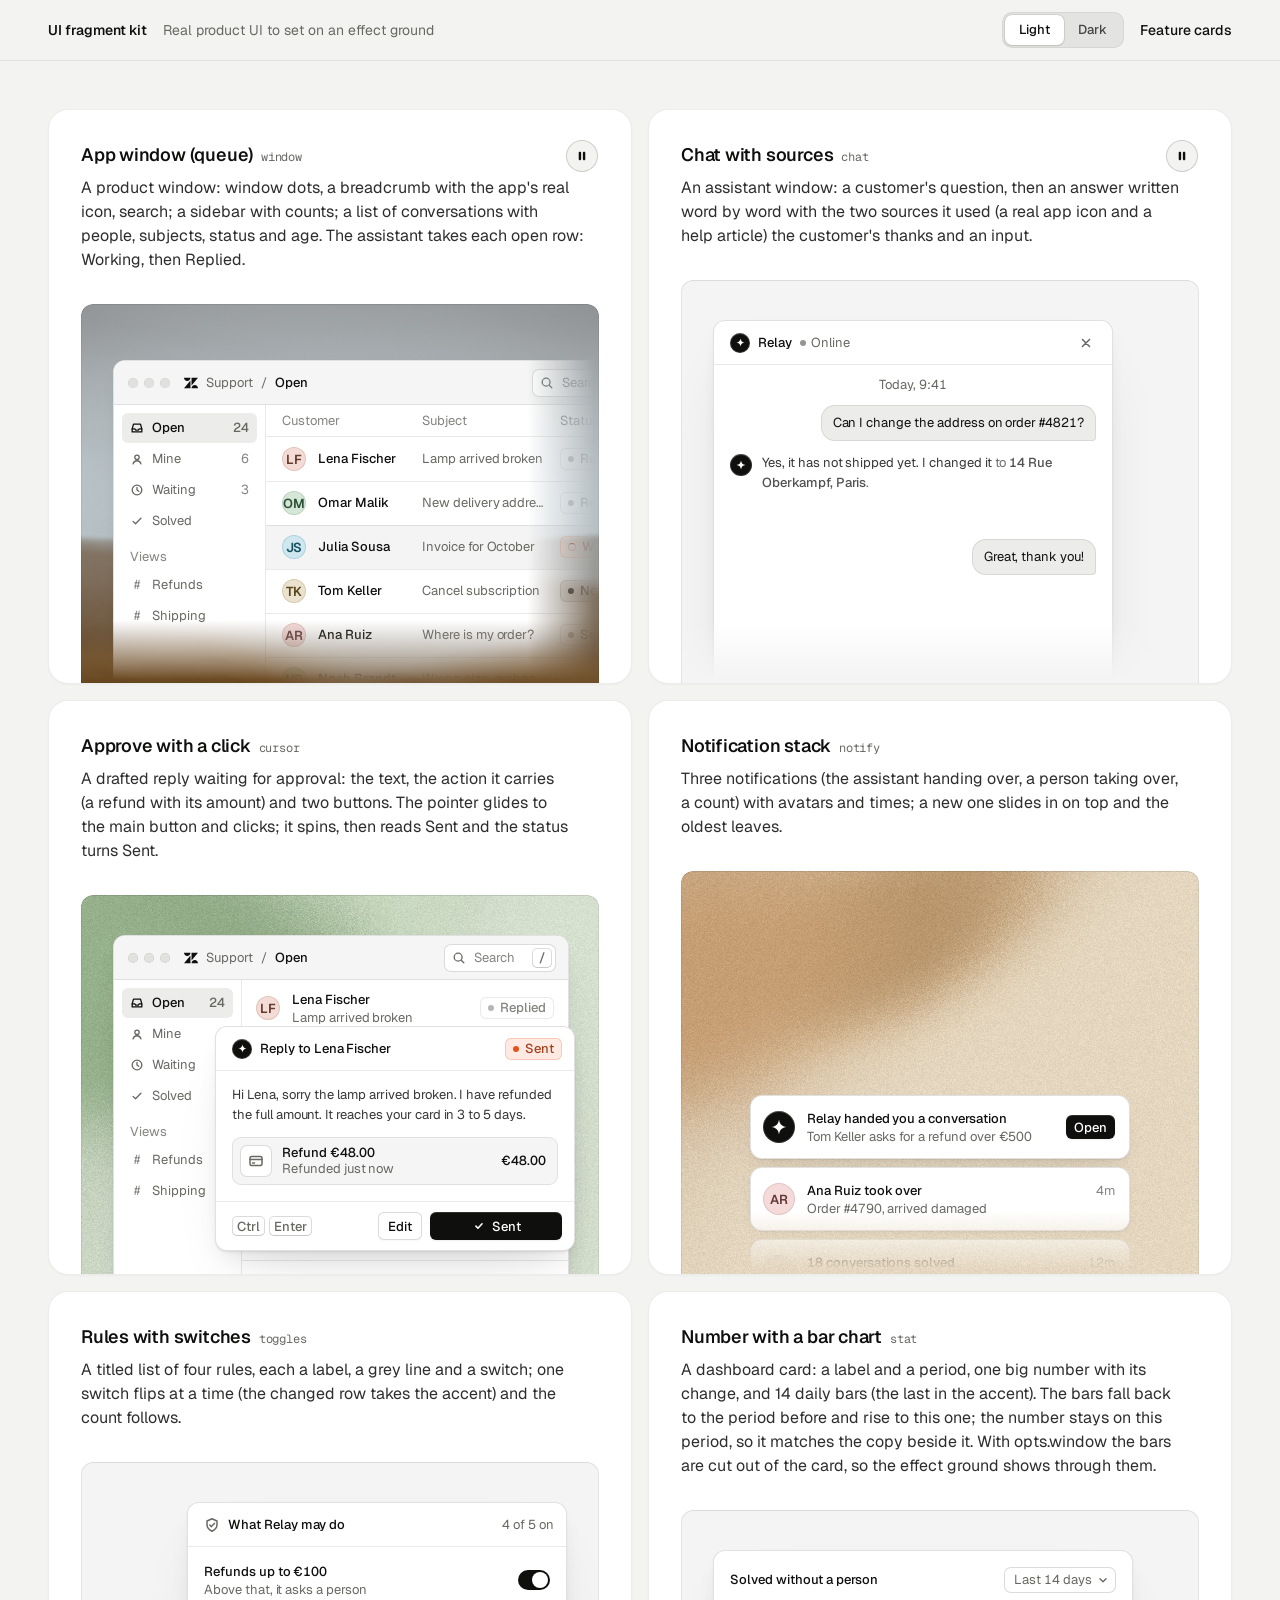
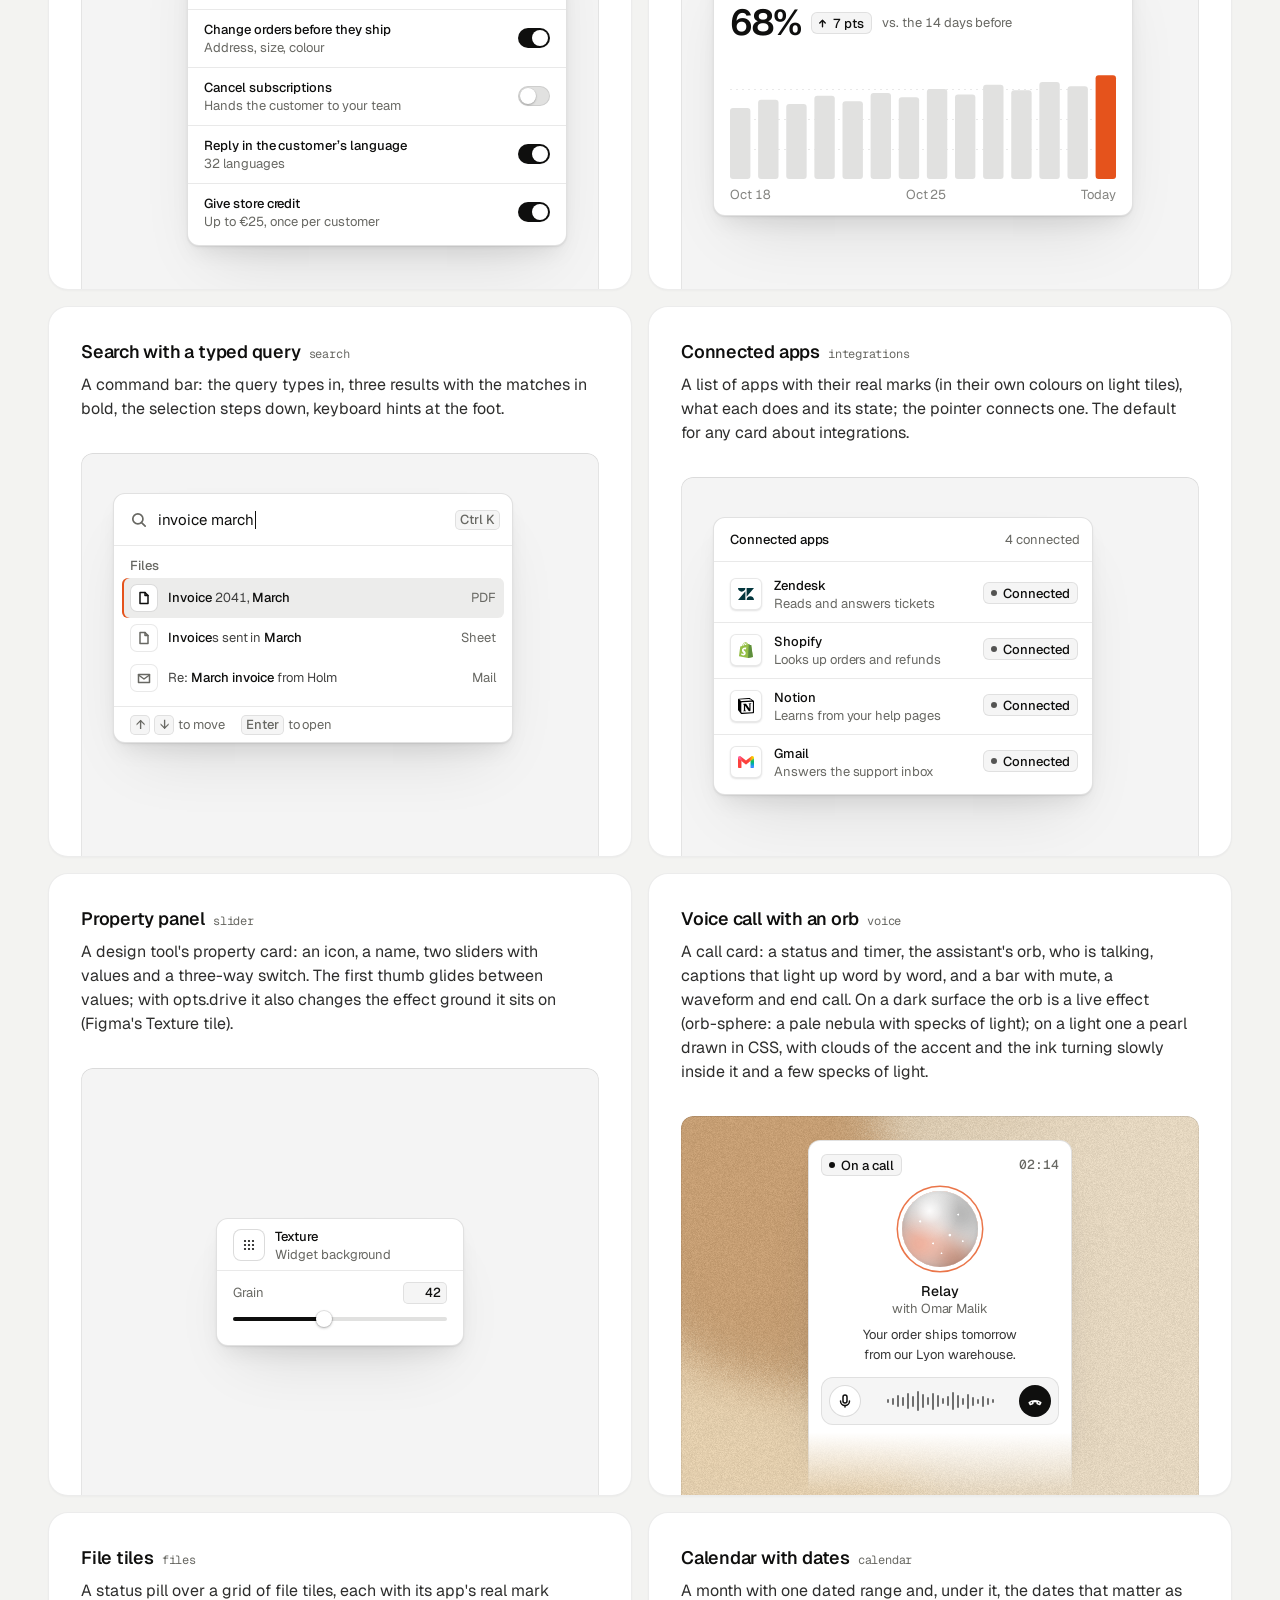
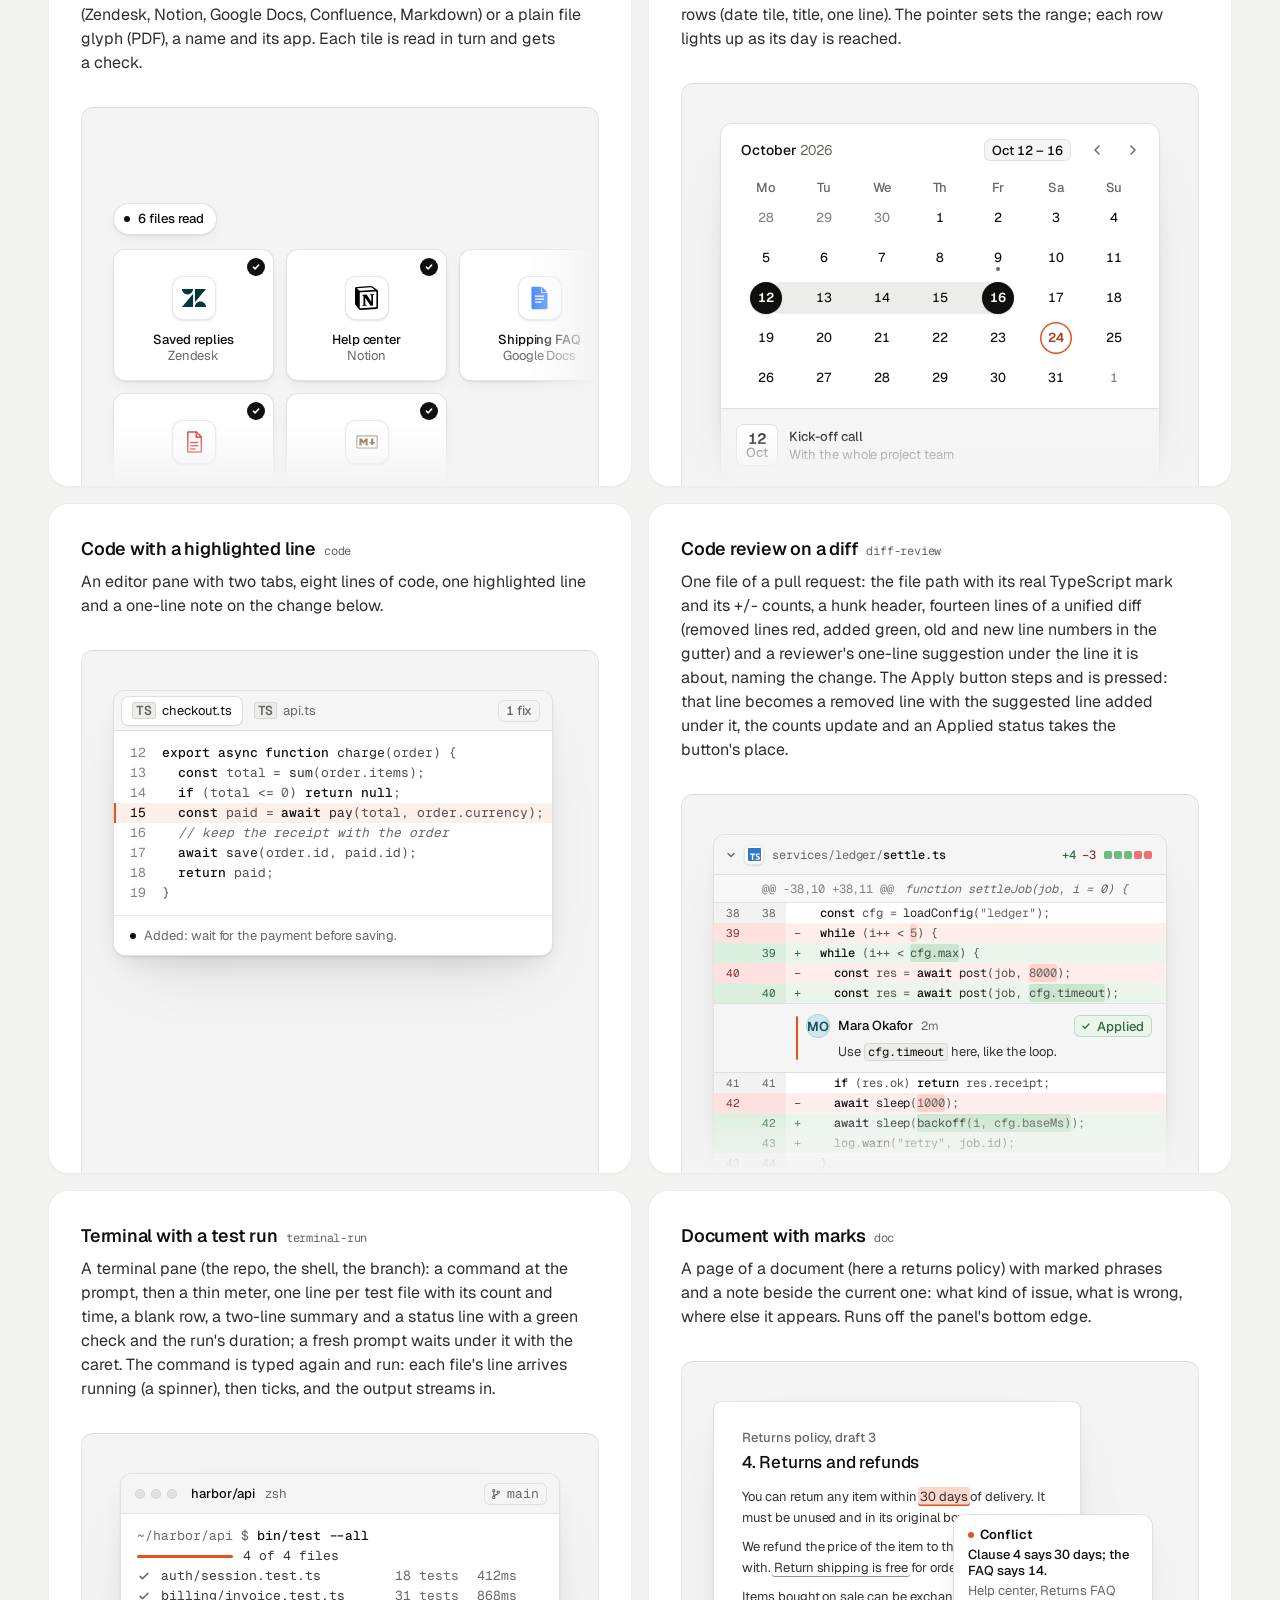
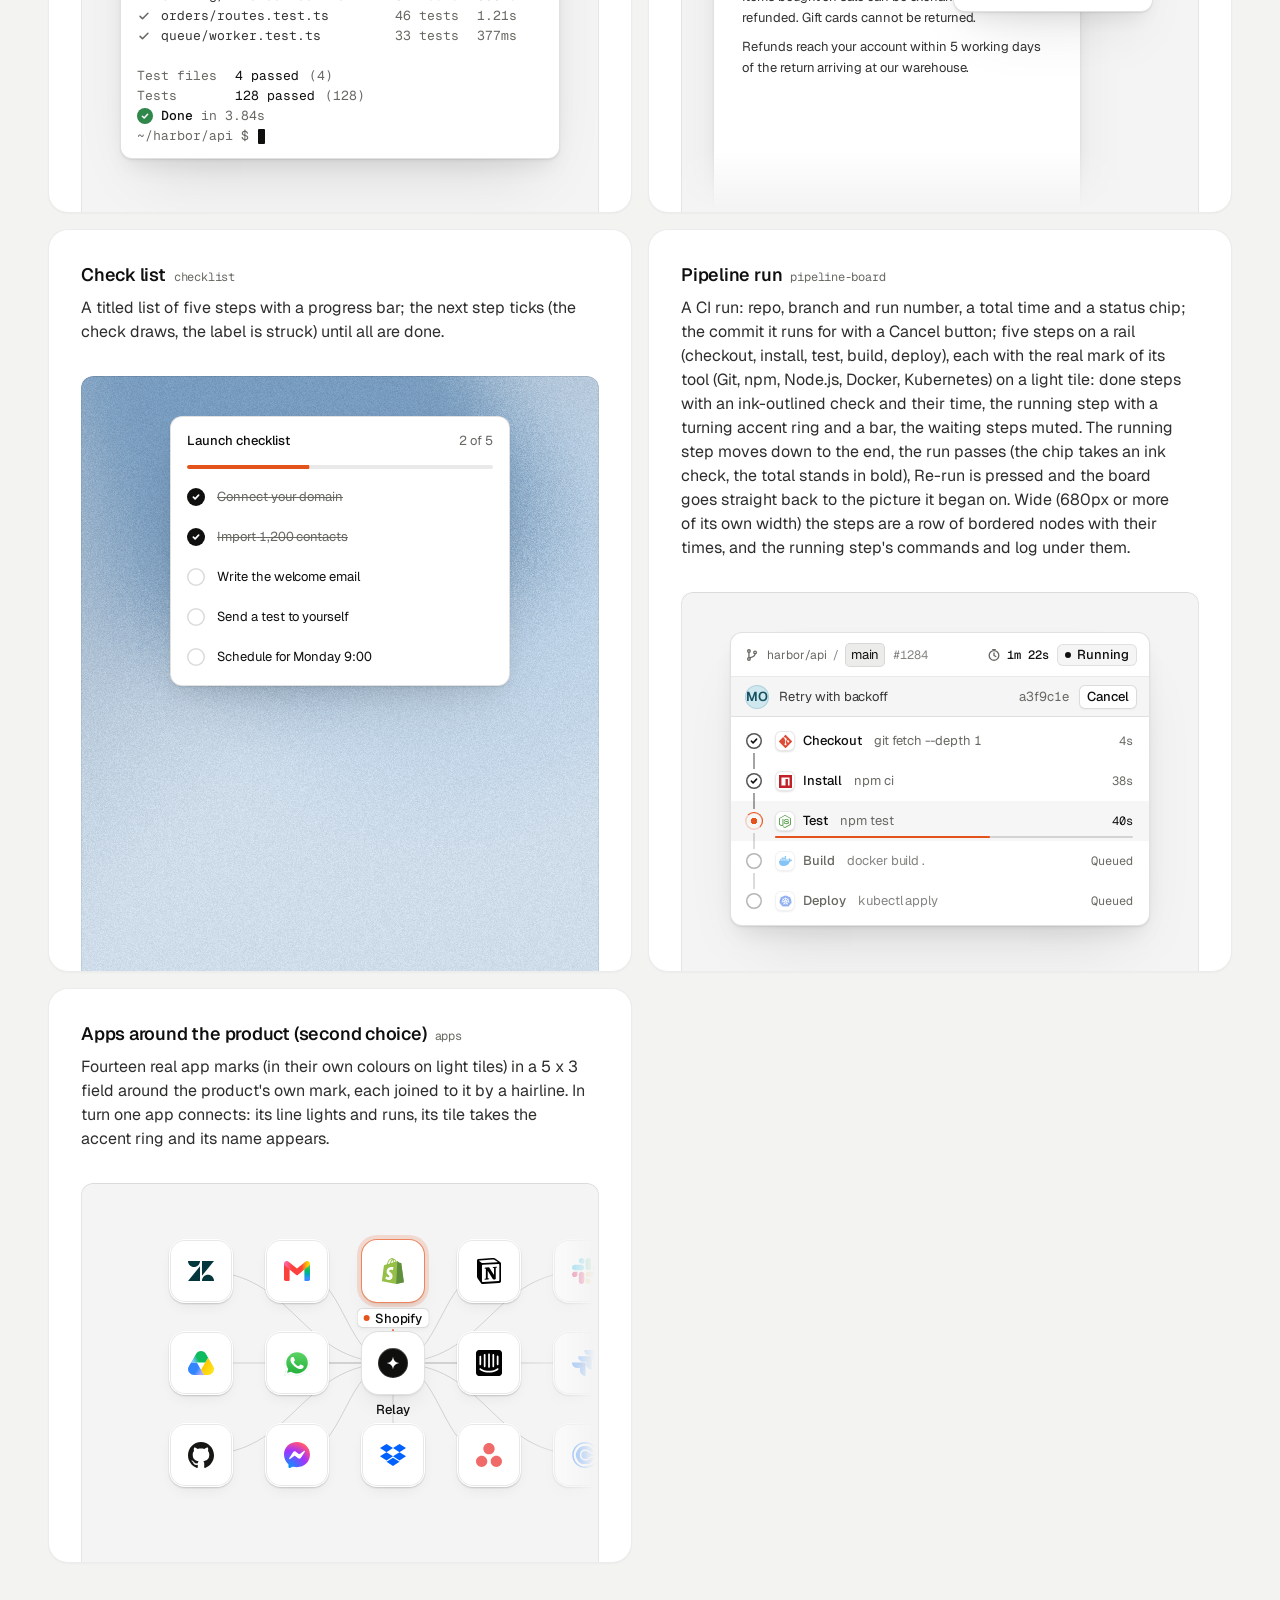
<file: baeckerei/assets/ui/index.html>
<!doctype html>
<html lang="en" data-theme="light">
<head>
<script>window.__tpGlMax = 16;   /* a gallery shows many live effects at once; a page of a site keeps the default 4 (fx.js) */</script>
<meta charset="utf-8">
<meta name="viewport" content="width=device-width, initial-scale=1">
<title>UI fragment kit</title>
<meta name="description" content="Nineteen pieces of real product UI from the taste-skill kit, each on an effect ground in a feature card.">
<link rel="preconnect" href="https://fonts.googleapis.com">
<link rel="preconnect" href="https://fonts.gstatic.com" crossorigin>
<link href="https://fonts.googleapis.com/css2?family=Geist:wght@300..700&family=Geist+Mono:wght@400;500&display=swap" rel="stylesheet">
<link rel="stylesheet" href="base.css">
<link rel="stylesheet" href="cards.css">
<style>
  :root { --font-text: "Geist", system-ui, sans-serif; --font-display: "Geist", system-ui, sans-serif; --font-mono: "Geist Mono", ui-monospace, monospace; }
  [data-theme="light"] { --bg: #f3f3f1; --card: #ffffff; --ink: #0f0f0e; --muted: #686863; --accent: #e5531c; --accent-ink: #ffffff; --g-bg: #e9e8e4; --g-surface: #f6f5f2; --frag: #ffffff; --warm: #c9a679; }
  [data-theme="dark"] { --bg: #070708; --card: #151517; --ink: #f2f2ef; --muted: #8f9094; --accent: #ff7a3c; --accent-ink: #120c08; --g-bg: #0e0e10; --g-surface: #1b1c1f; --frag: #1c1d20; --warm: #9c9689; }
  * { box-sizing: border-box; }
  html, body { margin: 0; }
  body { font-family: var(--font-text); background: var(--bg); color: var(--ink); -webkit-font-smoothing: antialiased; }
  .panel { --fx-bg: var(--g-bg); --fx-surface: var(--g-surface); --fx-ink: var(--ink); --fx-muted: var(--muted); --fx-accent: var(--hue, var(--warm)); --fx-accent-ink: var(--accent-ink); --calm: var(--g-bg); --p-h: 380px; }
  .top { position: sticky; top: 0; z-index: 20; background: color-mix(in oklab, var(--bg) 86%, transparent); backdrop-filter: blur(14px); -webkit-backdrop-filter: blur(14px); border-bottom: 1px solid color-mix(in oklab, var(--ink) 8%, transparent); }
  .top__in { max-width: 1232px; margin: 0 auto; padding: 0 24px; height: 60px; display: flex; align-items: center; gap: 16px; font-size: 14px; line-height: 20px; }
  .top__in strong { font-weight: 560; }
  .top__in > span { color: var(--muted); }
  .sp { flex: 1; }
  .seg { display: inline-flex; padding: 3px; border-radius: 10px; background: color-mix(in oklab, var(--ink) 6%, var(--bg)); box-shadow: inset 0 0 0 1px color-mix(in oklab, var(--ink) 6%, transparent); }
  .seg button { font: inherit; font-size: 13px; font-weight: 500; border: 0; background: none; color: color-mix(in oklab, var(--ink) 72%, var(--bg)); height: 30px; padding: 0 14px; border-radius: 7px; cursor: pointer; }
  .seg button[aria-pressed="true"] { background: var(--card); color: var(--ink); box-shadow: 0 0 0 1px color-mix(in oklab, var(--ink) 8%, transparent), 0 1px 2px rgb(0 0 0 / .1); }
  .top__in a { color: var(--ink); text-decoration: none; font-weight: 500; }
  main { max-width: 1232px; margin: 0 auto; padding: 48px 24px 96px; }
  .grid { display: grid; grid-template-columns: repeat(2, minmax(0, 1fr)); gap: 16px; }
  .card > h3 code { font: 400 12px/16px var(--font-mono); color: var(--muted); margin-left: 8px; }
  @media (max-width: 860px) { .grid { grid-template-columns: minmax(0, 1fr); } }
  @media (max-width: 600px) { main { padding: 24px 16px 64px; } .top__in { padding: 0 16px; } .top__in > span { display: none; } .panel { --p-h: 340px; } }
</style>
</head>
<body>
<header class="top">
  <div class="top__in">
    <strong>UI fragment kit</strong><span>Real product UI to set on an effect ground</span>
    <span class="sp"></span>
    <div class="seg" role="group" aria-label="Theme"><button type="button" data-mode="light" aria-pressed="true">Light</button><button type="button" data-mode="dark" aria-pressed="false">Dark</button></div>
    <a href="cards.html">Feature cards</a>
  </div>
</header>
<main><div class="grid" id="grid"></div></main>

<script type="module">
  import fx from '../effects/fx.js';
  import ui from './ui.js';
  const index = await fetch('index.json').then(r => r.json());
  // where each one sits, as its meta.json says: anchored at a corner or rising from the bottom and cut by
  // the panel's edge, or whole with 24px or more of ground round it; a fade only where an edge cuts it.
  // Only the compact slider sits in the calm middle (Figma's Texture tile); the cursor dialog is shown
  // where it belongs, over the lower-right edge of a window. [class, fade, style, opts]
  const PLACE = {
    window: ['at-corner', 'stage--fade-br', '--ay:56px'],
    chat: ['at-rise to-edge', 'stage--fade-b'],
    cursor: ['at-over', '', '--bx:24px;--by:24px'],
    notify: ['at-rise fit', 'stage--fade-b', '--ay:calc(100% - 180px);--ay-sm:calc(100% - 180px);--fit-max:380px'],
    toggles: ['at-right', ''],
    stat: ['at-corner', ''],
    search: ['at-corner', ''],
    integrations: ['at-corner', ''],
    slider: ['at-center', '', '', '{"compact":true,"drive":{"param":"grain","min":0.15,"max":0.95}}'],
    voice: ['at-rise to-edge fit', 'stage--fade-b', '--ax:max(24px, 50% - 132px);--ay:24px;--fit-max:264px'],
    files: ['at-corner wide', 'stage--fade-br', '--w:680px;--ay:96px'],
    calendar: ['at-rise fit', 'stage--fade-b', '--fit-max:440px'],
    code: ['at-corner', ''],
    'diff-review': ['at-corner fit', 'stage--fade-b', '--fit-max:480px'],
    'terminal-run': ['at-rise fit', '', '--fit-max:440px'],
    'pipeline-board': ['at-rise fit', '', '--fit-max:420px'],
    doc: ['at-corner to-edge', 'stage--fade-b'],
    checklist: ['at-rise fit', '', '--fit-max:340px'],
    apps: ['at-corner wide', 'stage--fade-br', '--w:560px;--ay:48px'],
  };
  // grounds behind UI are soft lit fields (never a line or dot pattern), on both themes: the bright
  // picture behind dark UI on the dark page, a clear step darker than white UI on the light page
  // the painting stays abstract (a mist over warm sand, level, fully soft) and shows once on the page
  const PAINT = ['painterly-landscape', { blur: 1, brush: 0.35, slope: 0, hillY: 0.3, horizon: 0.62, calm: 0.2, calmX: 0.6, calmY: 0.8, drift: 0, side: 1 }, '{"bg":"#a3b0b6","accent":"#c49a6c"}'];
  const GRAIN = ['grain-gradient', { speed: 0, grainMotion: 0, calm: 0.2, calmX: 0.5, calmY: 0.6, tint: 0.6, contrast: 0.6 }, '{"bg":"#d9ccb7","surface":"#e9e0d2","ink":"#2a2622","muted":"#6f675c","accent":"#a8794a"}'];
  const SKY = [GRAIN[0], GRAIN[1], '{"bg":"#c6d3df","surface":"#d6e0e9","ink":"#25303a","muted":"#5d6873","accent":"#3f6a92"}'];
  const SAGE = [GRAIN[0], GRAIN[1], '{"bg":"#cdd6c6","surface":"#dce3d6","ink":"#262d24","muted":"#5f6a5a","accent":"#6c8e63"}'];
  const GROUND = (m, i) => (m.name === 'slider' ? GRAIN : i === 0 ? PAINT : [GRAIN, SKY, SAGE][i % 3]);
  const q = new URLSearchParams(location.search);
  const grid = document.getElementById('grid');
  grid.innerHTML = index.fragments.map((m, i) => {
    const [at, fade, extra = '', opts = ''] = PLACE[m.name] || ['at-corner', 'stage--fade-br'];
    const [id, params, pal] = GROUND(m, i);
    const w = at === 'at-center' ? '' : ` style="--ax:32px;--ay:40px;${extra}"`;
    const o = opts ? ` data-ui-opts='${opts}'` : '';
    // the cursor is a dialog over a window's edge: the window under it holds still
    const under = m.name === 'cursor' ? `<div class="at-corner" style="--ax:32px;--ay:40px" data-ui-load="window" data-ui-opts='{"compact":true}' data-ui-still></div>` : '';
    return `<article class="card card--row"><h3>${m.title}<code>${m.name}</code></h3><p>${m.shows}</p>
      <div class="panel" data-fx="${id}" data-fx-seed="${(i + 1) * 17}" data-fx-params='${JSON.stringify(params)}' data-fx-palette='${pal}' style="--calm-k:0%">
        <div class="stage ${fade}">${under}<div class="${at}"${w}${o} data-ui-load="${m.name}"></div></div></div></article>`;
  }).join('');
  function setMode(mode) {
    document.documentElement.dataset.theme = mode;
    document.querySelectorAll('.seg button').forEach(b => b.setAttribute('aria-pressed', String(b.dataset.mode === mode)));
  }
  setMode(q.get('mode') === 'dark' ? 'dark' : 'light');
  if (q.has('t')) fx.setClock(+q.get('t'));
  // each ground is drawn once near the screen and kept as a picture (its WebGL context freed), so nineteen
  // panels need one or two contexts, not nineteen
  await Promise.all([ui.loadAll(grid), ui.grounds(grid, fx)]);
  document.documentElement.dataset.ready = '1';
  document.querySelectorAll('.seg button').forEach(b => b.addEventListener('click', async () => {
    setMode(b.dataset.mode);
    for (const el of grid.querySelectorAll('[data-ui]')) el.__ui?.repaint?.();
    await ui.grounds(grid, fx);
  }));
</script>
</body>
</html>
</file>
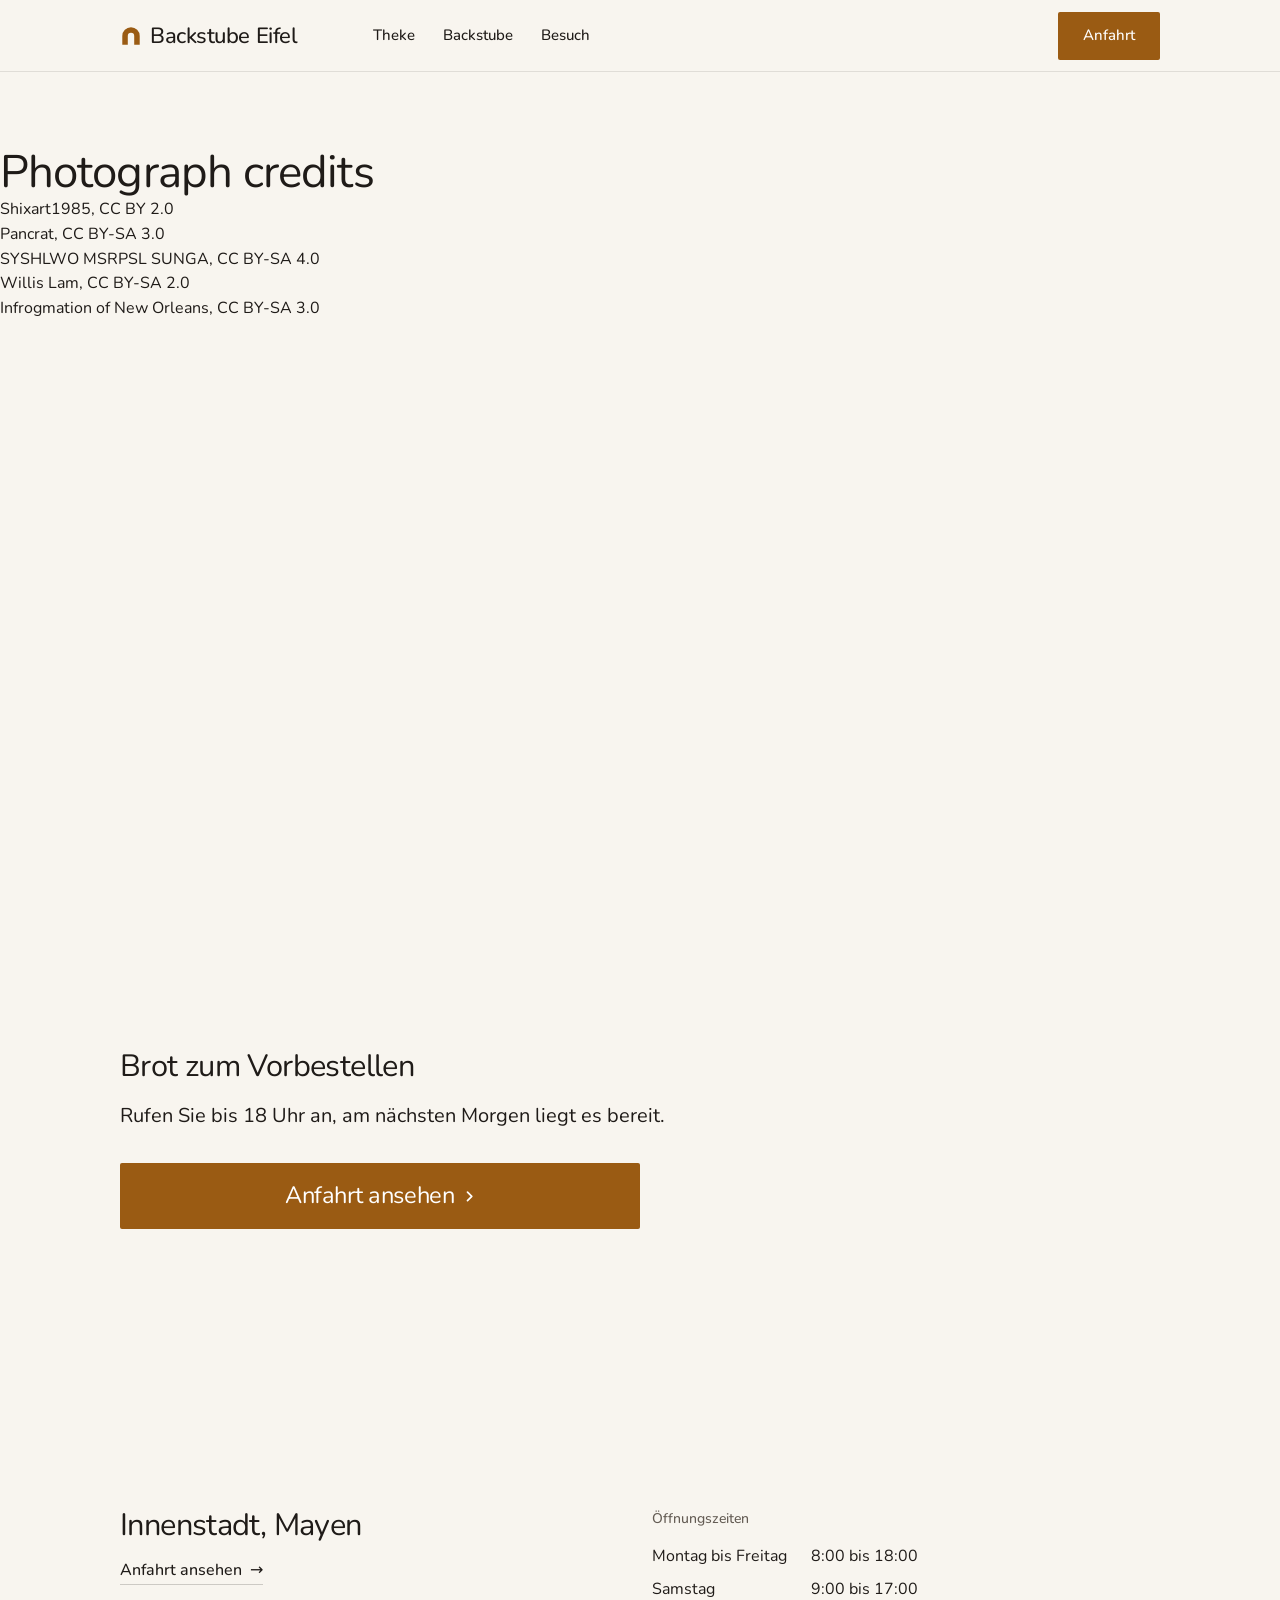
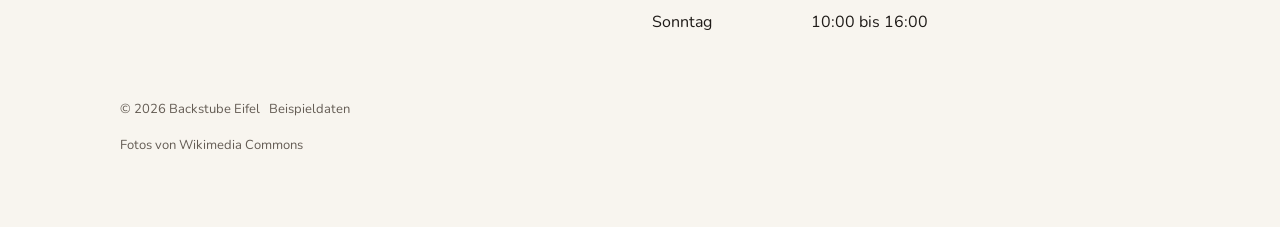
<file: baeckerei/credits.html>
<!doctype html>
<!-- Deal: place (Café mit Rösterei) · palette chalk-tomato (warmer Papierton und ein Tomatenrot, passend zu Kaffee, Holz und Dampf) · nunito · radius soft · nav-cards · footer-columns · colour-band · block · arc · offer strip · place photo-chapters · type moment name -->
<html lang="de" data-type="place" data-radius="soft" data-buttons="block" data-motion>
<head>
<meta charset="utf-8">
<meta name="viewport" content="width=device-width, initial-scale=1, viewport-fit=cover">
<title>Backstube Eifel: photograph credits</title>
<meta name="description" content="The photographers, licences and source pages of the photographs on the Backstube Eifel website.">
<meta name="site-kind" content="other"><meta name="page-type" content="place"><meta name="page-kind" content="place">
<meta property="og:title" content="Backstube Eifel: Backstube Eifel: Bäckerei in Mayen"><meta property="og:image" content="share.jpg">
<link rel="icon" href="data:image/svg+xml,%3Csvg xmlns='http://www.w3.org/2000/svg' viewBox='0 0 32 32'%3E%3Crect width='32' height='32' fill='%23b8381f'/%3E%3C/svg%3E">
<meta name="theme-color" content="#f8f5ef">
<link rel="preconnect" href="https://fonts.googleapis.com">
<link rel="preconnect" href="https://fonts.gstatic.com" crossorigin>
<link href="https://fonts.googleapis.com/css2?family=Nunito:wght@400..600&display=swap" rel="stylesheet">
<link rel="stylesheet" href="assets/system.css">
<link rel="stylesheet" href="assets/ui/cards.css">
<link rel="stylesheet" href="assets/motion/motion.css">
<link rel="stylesheet" href="assets/layout/layout.css">
<style>
:root {
  --p-bg: #f8f5ef; --p-surface: #ede7dc; --p-ink: #1f1b18; --p-muted: #645c54;
  --p-accent: #9a5b13; --p-accent-ink: #ffffff; --p-action: #9a5b13; --p-action-ink: #ffffff;
  --p-inv-bg: #1f1b18; --p-inv-surface: #2c2724; --p-inv-ink: #f8f5ef; --p-inv-muted: #9e9a95;
  --p-inv-accent: #f8f5ef; --p-inv-accent-ink: #1f1b18; --p-inv-action: #f8f5ef; --p-inv-action-ink: #1f1b18;
  --font-display: "Nunito", system-ui, sans-serif;
  --font-text: "Nunito", system-ui, sans-serif;
  --display-weight: 400;
  --display-tracking: -0.02em;
}
.rows .rows__name small { display: block; font-weight: 400; color: var(--muted); font-size: var(--t-small); }
.strip { display: grid; grid-template-columns: repeat(4, minmax(0,1fr)); gap: 24px; margin-top: 56px; }
.strip figure { margin: 0; aspect-ratio: 1/1; overflow: hidden; }
.strip img { width: 100%; height: 100%; object-fit: cover; display: block; transition: transform .4s ease; }
.strip figure:hover img { transform: scale(1.03); }
@media (max-width: 767px) { .strip { grid-template-columns: repeat(2, minmax(0,1fr)); gap: 12px; } }
.hours dd{white-space:nowrap}
</style>
<script>document.documentElement.classList.add('m-enter');setTimeout(()=>document.documentElement.classList.add('m-enter-done'),700)</script>
<script>document.documentElement.classList.add('mo-js');setTimeout(()=>document.documentElement.classList.add('mo-safe'),2500)</script>
<link rel="modulepreload" href="assets/moments/moments.js"><link rel="modulepreload" href="assets/moments/lib.js"><link rel="modulepreload" href="assets/moments/photo-chapters/moment.js">
</head>
<body>
<header class="nav">
  <div class="wrap nav__bar">
    <a class="skip-link" href="#top">Zum Inhalt</a>
    <a class="nav__logo" href="#top"><span class="mark" data-mark="arc" aria-hidden="true"></span>Backstube Eifel</a>
    <nav class="nav__links" aria-label="Hauptmenü">
      <div class="nav__item"><a class="nav__link" href="#karte">Theke</a></div>
      <div class="nav__item"><a class="nav__link" href="#roesterei">Backstube</a></div>
      <div class="nav__item"><a class="nav__link" href="#visit">Besuch</a></div>
    </nav>
    <div class="nav__actions">
      <a class="btn btn--primary" href="https://www.openstreetmap.org/search?query=Innenstadt%20Mayen">Anfahrt</a>
    </div>
    <button class="nav__toggle" type="button" aria-expanded="false" aria-label="Menü"><svg width="18" height="18" viewBox="0 0 18 18" aria-hidden="true"><path d="M2 5h14M2 13h14" stroke="currentColor" stroke-width="1.6" stroke-linecap="round"/></svg></button>
  </div>
</header>

<main id="top">
  <p><a class="link" href="index.html">Backstube Eifel</a></p>
  <section class="credits-list" id="credits" aria-labelledby="credits-h">
    <h1 id="credits-h">Photograph credits</h1>
    <ul>
      <li><a href="https://commons.wikimedia.org/wiki/File:Baker_woman%27s_hands_kneading_bread_dough.jpg">Shixart1985</a>, <a href="https://creativecommons.org/licenses/by/2.0">CC BY 2.0</a></li>
      <li><a href="https://commons.wikimedia.org/wiki/File:1_1p%C3%A9trin_%C3%A0_spirale_eau.jpg">Pancrat</a>, <a href="https://creativecommons.org/licenses/by-sa/3.0">CC BY-SA 3.0</a></li>
      <li><a href="https://commons.wikimedia.org/wiki/File:SZ_%E6%B7%B1%E5%9C%B3_Shenzhen_%E5%AF%B6%E5%AE%89_%E5%A3%B9%E6%96%B9%E5%9F%8E%E8%B3%BC%E7%89%A9%E4%B8%AD%E5%BF%83_Bao%27An_Uniwalk_Mall_bakery_%E5%96%9C%E8%96%88%E8%90%83_Delisen_croissants_May_2023_Px3.jpg">SYSHLWO MSRPSL SUNGA</a>, <a href="https://creativecommons.org/licenses/by-sa/4.0">CC BY-SA 4.0</a></li>
      <li><a href="https://commons.wikimedia.org/wiki/File:Arsicault_Bakery_croissants_(24690473276).jpg">Willis Lam</a>, <a href="https://creativecommons.org/licenses/by-sa/2.0">CC BY-SA 2.0</a></li>
      <li><a href="https://commons.wikimedia.org/wiki/File:Breads_on_Oak_Counter.JPG">Infrogmation of New Orleans</a>, <a href="https://creativecommons.org/licenses/by-sa/3.0">CC BY-SA 3.0</a></li>
    </ul>
  </section>
</main>

<footer class="footer closing footer--visit" id="contact" aria-labelledby="close-h">
  <div class="wrap">
    <div class="closing__cta close--type">
      <div class="section-head"><h2 id="close-h">Brot zum Vorbestellen</h2><p class="t-lead">Rufen Sie bis 18 Uhr an, am nächsten Morgen liegt es bereit.</p></div>
      <a class="btn btn--primary btn--xl" href="https://www.openstreetmap.org/search?query=Innenstadt%20Mayen">Anfahrt ansehen<svg class="m-arrow" viewBox="0 0 12 12" aria-hidden="true"><path class="m-arrow__stem" d="M1 6h8"/><path class="m-arrow__head" d="M4.5 2.5 8 6l-3.5 3.5"/></svg></a>
    </div>
    <div class="closing__links">
      <div class="grid">
        <div class="span-6 stack-4">
          <address class="footer__address">Innenstadt, Mayen</address>
          <p><a class="link" href="https://www.openstreetmap.org/search?query=Innenstadt%20Mayen">Anfahrt ansehen</a></p>
        </div>
        <div class="span-6 start-7 stack-4">
          <h4>Öffnungszeiten</h4>
          <dl class="hours" data-assumed><dt>Montag bis Freitag</dt><dd>8:00 bis 18:00</dd><dt>Samstag</dt><dd>9:00 bis 17:00</dd><dt>Sonntag</dt><dd>10:00 bis 16:00</dd></dl>
        </div>
      </div>
      <div class="footer__legal">
        <span>&copy; 2026 Backstube Eifel &nbsp; Beispieldaten</span>
        <a class="credits" href="credits.html">Fotos von Wikimedia Commons</a>
      </div>
    </div>
  </div>
</footer>
<nav class="actionbar" aria-label="Schnellzugriff">
  <a class="btn btn--primary" href="https://www.openstreetmap.org/search?query=Innenstadt%20Mayen">Anfahrt</a>
</nav>
<script type="module" src="assets/system.js"></script>
<script type="module" src="assets/motion/motion.js"></script>
<script type="module" src="assets/layout/layout.js"></script>
</body>
</html>
</file>
<file: doener/css/style.css>
/* ==========================================================================
   DÖNER DER SONNE — BERLIN-KREUZBERG (V8)
   Design System & Styling
   Colors: Sun Yellow #F5B700 · Charcoal #161616 · Fresh Red #D7263D · Warm White #FAF8F5
   Fonts: Archivo Black + Inter
   Strict: NO EMOJIS ANYWHERE.
   ========================================================================== */

:root {
  --sun-yellow: #F5B700;
  --sun-yellow-light: #FFCF40;
  --sun-yellow-dark: #D49D00;
  --charcoal: #161616;
  --charcoal-surface: #1E1E1E;
  --charcoal-card: #252525;
  --charcoal-card-hover: #2E2E2E;
  --charcoal-border: #353535;
  --charcoal-border-light: #4A4A4A;
  --fresh-red: #D7263D;
  --fresh-red-dark: #B51C30;
  --fresh-red-glow: rgba(215, 38, 61, 0.35);
  --warm-white: #FAF8F5;
  --warm-muted: #A8A296;
  --warm-border: #3A3834;
  --gold-glow: rgba(245, 183, 0, 0.25);
  --green-open: #2ECC71;
  
  --font-display: 'Archivo Black', -apple-system, BlinkMacSystemFont, sans-serif;
  --font-body: 'Inter', -apple-system, BlinkMacSystemFont, 'Segoe UI', Roboto, sans-serif;

  --ease-out-expo: cubic-bezier(0.16, 1, 0.3, 1);
  --ease-in-out: cubic-bezier(0.65, 0, 0.35, 1);
  --ease-spring: cubic-bezier(0.34, 1.56, 0.64, 1);
  
  --radius-sm: 8px;
  --radius-md: 14px;
  --radius-lg: 22px;
  --radius-full: 9999px;
  
  --shadow-sm: 0 4px 12px rgba(0, 0, 0, 0.25);
  --shadow-md: 0 10px 28px rgba(0, 0, 0, 0.35);
  --shadow-lg: 0 20px 48px rgba(0, 0, 0, 0.5);
  --shadow-glow: 0 0 35px var(--gold-glow);
}

/* Reset & Box Sizing */
*, *::before, *::after {
  box-sizing: border-box;
  margin: 0;
  padding: 0;
}

html {
  font-size: 16px;
  scroll-behavior: smooth;
  -webkit-text-size-adjust: 100%;
  background-color: var(--charcoal);
  color: var(--warm-white);
  font-family: var(--font-body);
  overflow-x: hidden;
}

body {
  background-color: var(--charcoal);
  color: var(--warm-white);
  font-family: var(--font-body);
  line-height: 1.55;
  min-height: 100vh;
  overflow-x: hidden;
  position: relative;
  -webkit-font-smoothing: antialiased;
}

img, svg {
  display: block;
  max-width: 100%;
}

a {
  color: inherit;
  text-decoration: none;
  transition: color 0.2s ease;
}

button, input, select, textarea {
  font: inherit;
  color: inherit;
}

button {
  background: none;
  border: none;
  cursor: pointer;
  touch-action: manipulation;
}

/* Focus styles */
:focus-visible {
  outline: 2px solid var(--sun-yellow);
  outline-offset: 3px;
}

/* Screen Reader Only Utility */
.sr-only {
  position: absolute;
  width: 1px;
  height: 1px;
  padding: 0;
  margin: -1px;
  overflow: hidden;
  clip: rect(0, 0, 0, 0);
  white-space: nowrap;
  border-width: 0;
}

/* Layout Utilities */
.container {
  width: 100%;
  max-width: 1280px;
  margin-left: auto;
  margin-right: auto;
  padding-left: 20px;
  padding-right: 20px;
}

@media (max-width: 480px) {
  .container {
    padding-left: 16px;
    padding-right: 16px;
  }
}

@media (min-width: 768px) {
  .container {
    padding-left: 32px;
    padding-right: 32px;
  }
}

/* Typography Presets */
.text-display {
  font-family: var(--font-display);
  text-transform: uppercase;
  letter-spacing: -0.02em;
  line-height: 1.05;
}

.section-eyebrow {
  display: inline-flex;
  align-items: center;
  gap: 8px;
  font-family: var(--font-body);
  font-size: 0.8125rem;
  font-weight: 700;
  text-transform: uppercase;
  letter-spacing: 0.12em;
  color: var(--sun-yellow);
  margin-bottom: 12px;
}

.section-eyebrow::before {
  content: '';
  display: inline-block;
  width: 16px;
  height: 2px;
  background-color: var(--sun-yellow);
}

.section-title {
  font-family: var(--font-display);
  font-size: clamp(2rem, 5vw, 3.25rem);
  text-transform: uppercase;
  color: var(--warm-white);
  line-height: 1.08;
  margin-bottom: 16px;
}

.section-subtitle {
  font-size: clamp(1rem, 1.8vw, 1.15rem);
  color: var(--warm-muted);
  max-width: 620px;
  line-height: 1.6;
}

/* ==========================================================================
   TOP BAR (Demo Notice)
   ========================================================================== */
.top-notice-bar {
  background-color: #0D0D0D;
  border-bottom: 1px solid var(--charcoal-border);
  color: var(--warm-muted);
  font-size: 0.8125rem;
  position: relative;
  z-index: 100;
  transition: transform 0.3s ease, opacity 0.3s ease, height 0.3s ease;
}

.top-notice-bar.is-hidden {
  display: none;
}

.top-notice-bar__inner {
  display: flex;
  align-items: center;
  justify-content: space-between;
  padding: 8px 16px;
  max-width: 1280px;
  margin: 0 auto;
  gap: 12px;
}

.top-notice-bar__text {
  flex: 1;
  text-align: center;
  letter-spacing: 0.02em;
}

.top-notice-bar__text strong {
  color: var(--sun-yellow);
  font-weight: 600;
}

.top-notice-bar__close {
  display: inline-flex;
  align-items: center;
  justify-content: center;
  min-width: 44px;
  min-height: 44px;
  color: var(--warm-muted);
  padding: 6px;
  border-radius: var(--radius-sm);
  transition: color 0.2s, background-color 0.2s;
}

.top-notice-bar__close:hover {
  color: var(--warm-white);
  background-color: var(--charcoal-card);
}

/* ==========================================================================
   SITE HEADER & NAVIGATION
   ========================================================================== */
.site-header {
  position: sticky;
  top: 0;
  z-index: 90;
  background-color: rgba(22, 22, 22, 0.92);
  backdrop-filter: blur(14px);
  -webkit-backdrop-filter: blur(14px);
  border-bottom: 1px solid rgba(245, 183, 0, 0.15);
  transition: background-color 0.3s ease, border-color 0.3s ease;
}

.header-inner {
  display: flex;
  align-items: center;
  justify-content: space-between;
  height: 72px;
}

/* Logo */
.logo {
  display: flex;
  align-items: center;
  gap: 12px;
  text-decoration: none;
  flex-shrink: 0;
  white-space: nowrap;
}

.logo-sun {
  width: 38px;
  height: 38px;
  flex-shrink: 0;
  animation: sun-pulse 6s infinite alternate ease-in-out;
}

@keyframes sun-pulse {
  0% { transform: scale(1) rotate(0deg); }
  50% { transform: scale(1.06) rotate(15deg); }
  100% { transform: scale(1) rotate(30deg); }
}

.logo-text-group {
  display: flex;
  flex-direction: column;
  white-space: nowrap;
  min-width: 0;
}

.logo-title {
  font-family: var(--font-display);
  font-size: 1.25rem;
  letter-spacing: -0.02em;
  color: var(--warm-white);
  line-height: 1.1;
  white-space: nowrap;
}

.logo-title span {
  color: var(--sun-yellow);
}

.logo-sub {
  font-size: 0.6875rem;
  font-weight: 600;
  letter-spacing: 0.08em;
  text-transform: uppercase;
  color: var(--warm-muted);
  margin-top: 2px;
  white-space: nowrap;
  line-height: 1.2;
}

/* Desktop Navigation */
.main-nav {
  display: none;
}

@media (min-width: 1040px) {
  .main-nav {
    display: flex;
    align-items: center;
    gap: 18px;
    flex-shrink: 0;
  }
}

.nav-link {
  font-size: 0.875rem;
  font-weight: 600;
  color: var(--warm-muted);
  text-transform: uppercase;
  letter-spacing: 0.04em;
  padding: 8px 4px;
  position: relative;
  transition: color 0.2s ease;
  white-space: nowrap;
  flex-shrink: 0;
}

.nav-link:hover,
.nav-link.is-active {
  color: var(--sun-yellow);
}

.nav-link::after {
  content: '';
  position: absolute;
  bottom: 0;
  left: 0;
  width: 0;
  height: 2px;
  background-color: var(--sun-yellow);
  transition: width 0.2s ease;
}

.nav-link:hover::after,
.nav-link.is-active::after {
  width: 100%;
}

/* Header Actions */
.header-actions {
  display: flex;
  align-items: center;
  gap: 12px;
  flex-shrink: 0;
}

/* Live Status Badge */
.live-status-pill {
  display: inline-flex;
  align-items: center;
  gap: 8px;
  padding: 6px 12px;
  background-color: rgba(30, 30, 30, 0.85);
  border: 1px solid var(--charcoal-border);
  border-radius: var(--radius-full);
  font-size: 0.75rem;
  font-weight: 600;
  color: var(--warm-white);
  white-space: nowrap;
  flex-shrink: 0;
}

@media (max-width: 768px) {
  .live-status-pill {
    display: none;
  }
}

@media (max-width: 480px) {
  .logo {
    gap: 8px;
  }
  .logo-sun {
    width: 32px;
    height: 32px;
  }
  .logo-title {
    font-size: 1.05rem;
  }
  .logo-sub {
    font-size: 0.58rem;
    letter-spacing: 0.05em;
  }
}

.status-dot {
  width: 8px;
  height: 8px;
  border-radius: 50%;
  background-color: var(--green-open);
  box-shadow: 0 0 10px var(--green-open);
  animation: pulse-dot 2s infinite ease-in-out;
}

.live-status-pill.is-closed .status-dot {
  background-color: var(--fresh-red);
  box-shadow: 0 0 10px var(--fresh-red);
  animation: none;
}

@keyframes pulse-dot {
  0%, 100% { opacity: 1; transform: scale(1); }
  50% { opacity: 0.4; transform: scale(0.85); }
}

/* Header Buttons */
.btn {
  display: inline-flex;
  align-items: center;
  justify-content: center;
  gap: 8px;
  padding: 12px 22px;
  min-height: 44px;
  border-radius: var(--radius-md);
  font-weight: 700;
  font-size: 0.875rem;
  text-transform: uppercase;
  letter-spacing: 0.04em;
  transition: all 0.25s var(--ease-out-expo);
  cursor: pointer;
  white-space: nowrap;
}

.btn-primary {
  background-color: var(--sun-yellow);
  color: var(--charcoal);
  box-shadow: 0 4px 16px rgba(245, 183, 0, 0.3);
}

.btn-primary:hover {
  background-color: var(--sun-yellow-light);
  transform: translateY(-2px);
  box-shadow: 0 8px 24px rgba(245, 183, 0, 0.45);
}

.btn-primary:active {
  transform: translateY(0);
}

.btn-red {
  background-color: var(--fresh-red);
  color: var(--warm-white);
  box-shadow: 0 4px 16px var(--fresh-red-glow);
}

.btn-red:hover {
  background-color: var(--fresh-red-dark);
  transform: translateY(-2px);
  box-shadow: 0 8px 24px var(--fresh-red-glow);
}

.btn-outline {
  background-color: transparent;
  color: var(--warm-white);
  border: 1px solid var(--charcoal-border-light);
}

.btn-outline:hover {
  border-color: var(--sun-yellow);
  color: var(--sun-yellow);
  background-color: rgba(245, 183, 0, 0.05);
}

/* Cart Trigger in Header */
.cart-trigger-btn {
  position: relative;
  display: inline-flex;
  align-items: center;
  justify-content: center;
  min-width: 44px;
  min-height: 44px;
  padding: 8px 14px;
  background-color: var(--charcoal-card);
  border: 1px solid var(--charcoal-border);
  border-radius: var(--radius-md);
  color: var(--warm-white);
  transition: all 0.2s;
}

.cart-trigger-btn:hover {
  border-color: var(--sun-yellow);
  color: var(--sun-yellow);
}

.cart-count-badge {
  position: absolute;
  top: -5px;
  right: -5px;
  background-color: var(--fresh-red);
  color: var(--warm-white);
  font-size: 0.6875rem;
  font-weight: 800;
  min-width: 20px;
  height: 20px;
  padding: 0 5px;
  border-radius: 10px;
  display: inline-flex;
  align-items: center;
  justify-content: center;
  line-height: 1;
}

/* Mobile Menu Toggle */
.mobile-toggle {
  display: inline-flex;
  align-items: center;
  justify-content: center;
  min-width: 44px;
  min-height: 44px;
  padding: 10px;
  background: var(--charcoal-card);
  border: 1px solid var(--charcoal-border);
  border-radius: var(--radius-md);
  color: var(--warm-white);
}

@media (min-width: 1040px) {
  .mobile-toggle {
    display: none;
  }
}

/* Mobile Drawer Navigation */
.mobile-nav-drawer {
  position: fixed;
  top: 72px;
  left: 0;
  width: 100%;
  height: calc(100vh - 72px);
  background-color: rgba(18, 18, 18, 0.98);
  backdrop-filter: blur(20px);
  z-index: 85;
  transform: translateX(100%);
  transition: transform 0.35s var(--ease-out-expo);
  display: flex;
  flex-direction: column;
  padding: 32px 24px;
  gap: 20px;
  overflow-y: auto;
}

.mobile-nav-drawer.is-open {
  transform: translateX(0);
}

.mobile-nav-drawer .nav-link {
  font-size: 1.25rem;
  padding: 12px 0;
  border-bottom: 1px solid var(--charcoal-border);
}

/* ==========================================================================
   1. HERO: LAYERED DÖNER ASSEMBLY & STEAM PARTICLES
   ========================================================================== */
.hero-scroll-wrapper {
  position: relative;
  /* Scroll track height: shortened so there is no empty screen after pinned assembly */
  height: 160vh;
  background: radial-gradient(circle at 60% 40%, rgba(245, 183, 0, 0.12) 0%, rgba(22, 22, 22, 0) 65%),
              linear-gradient(180deg, var(--charcoal) 0%, #111111 100%);
}

@media (max-width: 768px) {
  .hero-scroll-wrapper {
    height: 140vh;
  }
}

.hero-sticky-frame {
  position: sticky;
  top: 0;
  height: 100vh;
  width: 100%;
  overflow: hidden;
  display: flex;
  align-items: center;
}

.hero-content-grid {
  display: grid;
  grid-template-columns: 1fr;
  gap: 32px;
  align-items: center;
  width: 100%;
  height: 100%;
  padding-top: 40px;
  padding-bottom: 40px;
  position: relative;
  z-index: 5;
}

@media (min-width: 1024px) {
  .hero-content-grid {
    grid-template-columns: 1.05fr 1fr;
    gap: 48px;
  }
}

/* Left Narrative Column */
.hero-text-col {
  display: flex;
  flex-direction: column;
  justify-content: center;
  z-index: 10;
}

.hero-location-badge {
  display: inline-flex;
  align-items: center;
  gap: 8px;
  background-color: rgba(245, 183, 0, 0.12);
  border: 1px solid rgba(245, 183, 0, 0.3);
  color: var(--sun-yellow);
  font-size: 0.75rem;
  font-weight: 700;
  letter-spacing: 0.1em;
  text-transform: uppercase;
  padding: 6px 14px;
  border-radius: var(--radius-full);
  margin-bottom: 18px;
  width: fit-content;
}

.hero-title {
  font-family: var(--font-display);
  font-size: clamp(2.4rem, 6vw, 4.25rem);
  text-transform: uppercase;
  line-height: 0.98;
  letter-spacing: -0.02em;
  color: var(--warm-white);
  margin-bottom: 20px;
}

.hero-title .highlight-yellow {
  color: var(--sun-yellow);
  text-shadow: 0 0 25px rgba(245, 183, 0, 0.35);
}

.hero-description {
  font-size: clamp(1rem, 1.5vw, 1.15rem);
  color: var(--warm-muted);
  line-height: 1.6;
  max-width: 520px;
  margin-bottom: 24px;
}

/* Live Assembly Step Card */
.assembly-step-card {
  background-color: rgba(30, 30, 30, 0.9);
  border: 1px solid var(--charcoal-border);
  border-left: 4px solid var(--sun-yellow);
  border-radius: var(--radius-md);
  padding: 14px 18px;
  margin-bottom: 24px;
  max-width: 480px;
  transition: all 0.3s ease;
  backdrop-filter: blur(8px);
}

.step-card-meta {
  display: flex;
  align-items: center;
  justify-content: space-between;
  margin-bottom: 4px;
}

.step-card-num {
  font-family: var(--font-display);
  font-size: 0.75rem;
  color: var(--sun-yellow);
  text-transform: uppercase;
  letter-spacing: 0.1em;
}

.step-card-indicator {
  font-size: 0.6875rem;
  font-weight: 700;
  color: var(--warm-muted);
  text-transform: uppercase;
  letter-spacing: 0.08em;
}

.step-card-name {
  font-family: var(--font-display);
  font-size: 1.125rem;
  color: var(--warm-white);
  line-height: 1.2;
}

.step-card-desc {
  font-size: 0.8125rem;
  color: var(--warm-muted);
  margin-top: 4px;
}

/* Hero Controls & Buttons */
.hero-btn-group {
  display: flex;
  flex-wrap: wrap;
  align-items: center;
  gap: 12px;
  margin-bottom: 20px;
}

/* Manual Scrubber Pills */
.assembly-pills-row {
  display: flex;
  align-items: center;
  gap: 6px;
  flex-wrap: wrap;
  margin-top: 6px;
}

.pill-step-btn {
  min-height: 44px;
  padding: 6px 12px;
  background-color: var(--charcoal-surface);
  border: 1px solid var(--charcoal-border);
  border-radius: var(--radius-sm);
  font-size: 0.75rem;
  font-weight: 600;
  color: var(--warm-muted);
  transition: all 0.2s;
}

.pill-step-btn:hover {
  border-color: var(--sun-yellow);
  color: var(--warm-white);
}

.pill-step-btn.is-active {
  background-color: var(--sun-yellow);
  color: var(--charcoal);
  border-color: var(--sun-yellow);
  font-weight: 800;
}

/* Scroll Prompt Indicator */
.hero-scroll-hint {
  display: flex;
  align-items: center;
  gap: 10px;
  font-size: 0.75rem;
  font-weight: 600;
  color: var(--warm-muted);
  text-transform: uppercase;
  letter-spacing: 0.08em;
  margin-top: 18px;
}

.scroll-hint-bar {
  width: 48px;
  height: 4px;
  background-color: var(--charcoal-border);
  border-radius: 2px;
  overflow: hidden;
  position: relative;
}

.scroll-hint-fill {
  position: absolute;
  top: 0;
  left: 0;
  height: 100%;
  width: 30%;
  background-color: var(--sun-yellow);
  transition: width 0.1s linear;
}

/* Right Stage: Layered Assembly Viewport */
.hero-stage-col {
  position: relative;
  display: flex;
  align-items: center;
  justify-content: center;
  width: 100%;
  height: 100%;
  max-height: 580px;
}


.doner-assembly-viewport {
  position: relative;
  width: 100%;
  max-width: 500px;
  height: 460px;
  perspective: 1200px;
  display: flex;
  align-items: center;
  justify-content: center;
}

/* Canvas for Steam Particles */
#steam-canvas {
  position: absolute;
  top: -40px;
  left: 50%;
  transform: translateX(-50%);
  width: 460px;
  height: 440px;
  pointer-events: none;
  z-index: 30;
}

/* SVG Assembly Container */
.doner-layer-stack {
  position: relative;
  width: 400px;
  height: 400px;
  transform-style: preserve-3d;
  transition: transform 0.2s ease-out;
}

/* Individual Layers */
.doner-layer {
  position: absolute;
  left: 0;
  width: 100%;
  height: auto;
  transform-origin: center center;
  transition: transform 0.15s ease-out, opacity 0.15s ease-out, filter 0.15s ease-out;
  will-change: transform, opacity;
  filter: drop-shadow(0 12px 18px rgba(0, 0, 0, 0.45));
}

/* Layer Base Offsets (Dynamic via JS scroll, but initial defaults) */
.layer-bottom-bread {
  top: 240px;
  z-index: 11;
}

.layer-sauce {
  top: 205px;
  z-index: 12;
}

.layer-meat {
  top: 155px;
  z-index: 13;
}

.layer-salad {
  top: 110px;
  z-index: 14;
}

.layer-extras {
  top: 65px;
  z-index: 15;
}

.layer-top-bread {
  top: 20px;
  z-index: 16;
}

/* Glow when assembled */
.assembly-glow {
  position: absolute;
  width: 320px;
  height: 320px;
  background: radial-gradient(circle, rgba(245, 183, 0, 0.28) 0%, rgba(245, 183, 0, 0) 70%);
  border-radius: 50%;
  z-index: 5;
  pointer-events: none;
  opacity: 0;
  transition: opacity 0.4s ease;
}

.assembly-glow.is-active {
  opacity: 1;
}

/* Responsive Mobile Hero Layout & Illustration */
@media (max-width: 1023px) {
  .hero-sticky-frame {
    height: 100vh;
    height: 100dvh;
    overflow: hidden;
    display: flex;
    align-items: center;
    justify-content: center;
  }

  .hero-content-grid {
    display: flex;
    flex-direction: column;
    align-items: center;
    text-align: center;
    padding-top: 10px;
    padding-bottom: 12px;
    height: 100%;
    justify-content: center;
  }

  .hero-text-col {
    display: contents;
  }

  .hero-location-badge {
    order: 1;
    margin: 0 auto 6px;
    font-size: 0.6875rem;
    padding: 3px 10px;
  }

  .hero-title {
    order: 2;
    font-size: clamp(1.4rem, 5.5vw, 1.85rem);
    margin: 0 auto 6px;
    line-height: 1.08;
  }

  .hero-stage-col {
    order: 3;
    position: relative;
    top: auto;
    left: auto;
    transform: none;
    width: 100%;
    max-width: 300px;
    height: 160px;
    opacity: 1;
    z-index: 5;
    pointer-events: auto;
    margin: 0 auto 8px;
    display: flex;
    align-items: center;
    justify-content: center;
  }

  .doner-assembly-viewport {
    width: 260px;
    height: 150px;
    transform: scale(0.5);
    transform-origin: center center;
  }

  .hero-description {
    order: 4;
    font-size: 0.75rem;
    line-height: 1.35;
    margin: 0 auto 8px;
    max-width: 340px;
  }

  .assembly-step-card {
    order: 5;
    margin: 0 auto 8px;
    max-width: 340px;
    padding: 8px 12px;
    text-align: left;
  }

  .step-card-name {
    font-size: 0.9375rem;
  }

  .step-card-desc {
    font-size: 0.75rem;
    margin-top: 2px;
  }

  .assembly-pills-row {
    order: 6;
    justify-content: center;
    margin-bottom: 8px;
    gap: 4px;
  }

  .pill-step-btn {
    min-height: 32px;
    padding: 3px 8px;
    font-size: 0.6875rem;
  }

  .hero-btn-group {
    order: 7;
    justify-content: center;
    margin-top: 0;
    margin-bottom: 6px;
    gap: 8px;
  }

  .hero-btn-group .btn {
    padding: 8px 14px;
    font-size: 0.75rem;
    min-height: 38px;
  }

  .hero-scroll-hint {
    order: 8;
    justify-content: center;
    margin-top: 0;
    font-size: 0.6875rem;
  }
}

/* ==========================================================================
   2. "BAU DIR DEINEN DÖNER" (Interactive Builder)
   ========================================================================== */
.builder-section {
  padding: 100px 0;
  background-color: #1A1A1A;
  border-top: 1px solid var(--charcoal-border);
  border-bottom: 1px solid var(--charcoal-border);
  position: relative;
}

.builder-layout {
  display: grid;
  grid-template-columns: minmax(0, 1fr);
  gap: 40px;
  margin-top: 48px;
}

@media (min-width: 1024px) {
  .builder-layout {
    grid-template-columns: 1.4fr 1fr;
    gap: 48px;
  }
}

.builder-group {
  margin-bottom: 36px;
  background-color: var(--charcoal-surface);
  border: 1px solid var(--charcoal-border);
  border-radius: var(--radius-lg);
  padding: 24px;
  width: 100%;
  box-sizing: border-box;
}

.builder-group-title {
  display: flex;
  align-items: center;
  justify-content: space-between;
  font-family: var(--font-display);
  font-size: 1.15rem;
  color: var(--warm-white);
  text-transform: uppercase;
  margin-bottom: 16px;
  padding-bottom: 10px;
  border-bottom: 1px solid var(--charcoal-border);
}

.builder-group-tag {
  font-family: var(--font-body);
  font-size: 0.75rem;
  font-weight: 700;
  color: var(--sun-yellow);
  background-color: rgba(245, 183, 0, 0.1);
  padding: 3px 8px;
  border-radius: var(--radius-sm);
  text-transform: uppercase;
}

.builder-options-grid {
  display: grid;
  grid-template-columns: repeat(auto-fit, minmax(200px, 1fr));
  gap: 12px;
  width: 100%;
}

@media (max-width: 768px) {
  .builder-options-grid {
    grid-template-columns: 1fr;
    gap: 10px;
  }

  .builder-group {
    padding: 16px 14px;
    border-radius: var(--radius-md);
    margin-bottom: 24px;
  }

  .builder-summary-card {
    padding: 18px 14px;
    border-radius: var(--radius-md);
  }
}

/* Custom Selectable Option Card */
.builder-option-card {
  display: flex;
  flex-direction: column;
  justify-content: space-between;
  background-color: var(--charcoal-card);
  border: 2px solid var(--charcoal-border);
  border-radius: var(--radius-md);
  padding: 14px 16px;
  cursor: pointer;
  transition: all 0.2s ease;
  min-height: 80px;
  user-select: none;
  width: 100%;
  box-sizing: border-box;
}

.builder-option-card:hover {
  border-color: var(--charcoal-border-light);
  transform: translateY(-2px);
}

.builder-option-card.is-selected {
  border-color: var(--sun-yellow);
  background-color: rgba(245, 183, 0, 0.08);
  box-shadow: 0 4px 14px rgba(245, 183, 0, 0.15);
}

.option-head {
  display: flex;
  align-items: flex-start;
  justify-content: space-between;
  gap: 8px;
  width: 100%;
}

.option-name {
  font-weight: 700;
  font-size: 0.9375rem;
  color: var(--warm-white);
  line-height: 1.3;
  flex: 1 1 auto;
  min-width: 0;
}

.option-price {
  font-weight: 700;
  font-size: 0.8125rem;
  color: var(--sun-yellow);
  white-space: nowrap;
  flex-shrink: 0;
  text-align: right;
}

.option-desc {
  font-size: 0.75rem;
  color: var(--warm-muted);
  margin-top: 6px;
  line-height: 1.35;
}

/* Builder Sticky Preview Column */
.builder-preview-col {
  position: relative;
}

@media (min-width: 1024px) {
  .builder-preview-sticky {
    position: sticky;
    top: 96px;
  }
}

.builder-summary-card {
  background-color: var(--charcoal-surface);
  border: 2px solid var(--sun-yellow);
  border-radius: var(--radius-lg);
  padding: 24px;
  box-shadow: 0 16px 36px rgba(0, 0, 0, 0.45);
}

.summary-card-header {
  display: flex;
  align-items: center;
  justify-content: space-between;
  gap: 8px;
  margin-bottom: 20px;
  padding-bottom: 12px;
  border-bottom: 1px solid var(--charcoal-border);
}

.summary-card-title {
  font-family: var(--font-display);
  font-size: 1.15rem;
  color: var(--warm-white);
  text-transform: uppercase;
  min-width: 0;
}

.live-price-tag {
  font-family: var(--font-display);
  font-size: 1.6rem;
  color: var(--sun-yellow);
  line-height: 1;
  flex-shrink: 0;
}

/* Builder Dynamic Photo Box */
.builder-photo-display {
  position: relative;
  width: 100%;
  aspect-ratio: 16 / 10;
  border-radius: var(--radius-md);
  overflow: hidden;
  background-color: var(--charcoal);
  margin-bottom: 20px;
  border: 1px solid var(--charcoal-border);
}

.builder-photo-img {
  width: 100%;
  height: 100%;
  object-fit: cover;
  transition: transform 0.4s ease, opacity 0.3s ease;
}

.builder-photo-badge {
  position: absolute;
  bottom: 12px;
  left: 12px;
  background-color: rgba(22, 22, 22, 0.85);
  backdrop-filter: blur(8px);
  padding: 6px 12px;
  border-radius: var(--radius-full);
  font-size: 0.75rem;
  font-weight: 700;
  color: var(--sun-yellow);
  text-transform: uppercase;
  letter-spacing: 0.04em;
  border: 1px solid rgba(245, 183, 0, 0.3);
}

/* Recipe Summary List */
.builder-recipe-list {
  display: flex;
  flex-direction: column;
  gap: 10px;
  margin-bottom: 24px;
}

.recipe-row {
  display: flex;
  justify-content: space-between;
  align-items: flex-start;
  gap: 12px;
  font-size: 0.875rem;
  padding-bottom: 8px;
  border-bottom: 1px dashed var(--charcoal-border);
}

.recipe-label {
  color: var(--warm-muted);
  flex-shrink: 0;
}

.recipe-value {
  color: var(--warm-white);
  font-weight: 600;
  text-align: right;
  word-break: break-word;
}

.btn-builder-add {
  width: 100%;
  font-size: 0.9375rem;
  padding: 14px 16px;
  white-space: normal;
  line-height: 1.35;
  text-align: center;
  min-height: 48px;
}

/* ==========================================================================
   3. SPEISEKARTE (Menu Grid with Category Filters)
   ========================================================================== */
.menu-section {
  padding: 100px 0;
  background-color: var(--charcoal);
}

.menu-header-row {
  display: flex;
  flex-direction: column;
  gap: 24px;
  margin-bottom: 40px;
}

@media (min-width: 768px) {
  .menu-header-row {
    flex-direction: row;
    align-items: flex-end;
    justify-content: space-between;
  }
}

/* Filter Buttons */
.menu-filters-wrapper {
  display: flex;
  align-items: center;
  gap: 8px;
  overflow-x: auto;
  padding-bottom: 8px;
  scrollbar-width: none;
  -webkit-overflow-scrolling: touch;
}

.menu-filters-wrapper::-webkit-scrollbar {
  display: none;
}

.menu-filter-btn {
  padding: 10px 18px;
  min-height: 44px;
  background-color: var(--charcoal-surface);
  border: 1px solid var(--charcoal-border);
  border-radius: var(--radius-full);
  font-size: 0.8125rem;
  font-weight: 700;
  color: var(--warm-muted);
  text-transform: uppercase;
  letter-spacing: 0.04em;
  white-space: nowrap;
  transition: all 0.2s ease;
}

.menu-filter-btn:hover {
  border-color: var(--sun-yellow);
  color: var(--warm-white);
}

.menu-filter-btn.is-active {
  background-color: var(--sun-yellow);
  color: var(--charcoal);
  border-color: var(--sun-yellow);
}

/* Grid of Menu Items */
.menu-grid {
  display: grid;
  grid-template-columns: repeat(auto-fill, minmax(290px, 1fr));
  gap: 28px;
}

.menu-card {
  background-color: var(--charcoal-surface);
  border: 1px solid var(--charcoal-border);
  border-radius: var(--radius-lg);
  overflow: hidden;
  display: flex;
  flex-direction: column;
  transition: transform 0.3s var(--ease-out-expo), border-color 0.3s ease, box-shadow 0.3s ease;
}

.menu-card:hover {
  transform: translateY(-5px);
  border-color: rgba(245, 183, 0, 0.4);
  box-shadow: 0 14px 30px rgba(0, 0, 0, 0.4);
}

.menu-card-img-wrap {
  position: relative;
  width: 100%;
  aspect-ratio: 16 / 11;
  overflow: hidden;
  background-color: var(--charcoal-card);
}

.menu-card-img {
  width: 100%;
  height: 100%;
  object-fit: cover;
  transition: transform 0.5s ease;
}

.menu-card:hover .menu-card-img {
  transform: scale(1.05);
}

.menu-card-badge {
  position: absolute;
  top: 12px;
  right: 12px;
  background-color: var(--sun-yellow);
  color: var(--charcoal);
  font-family: var(--font-display);
  font-size: 0.9375rem;
  padding: 6px 12px;
  border-radius: var(--radius-sm);
  box-shadow: 0 4px 10px rgba(0, 0, 0, 0.35);
}

.menu-card-tag {
  position: absolute;
  top: 12px;
  left: 12px;
  background-color: rgba(22, 22, 22, 0.85);
  backdrop-filter: blur(6px);
  color: var(--warm-white);
  font-size: 0.6875rem;
  font-weight: 700;
  text-transform: uppercase;
  letter-spacing: 0.08em;
  padding: 4px 10px;
  border-radius: var(--radius-sm);
  border: 1px solid rgba(255, 255, 255, 0.1);
}

.menu-card-body {
  padding: 20px;
  display: flex;
  flex-direction: column;
  flex: 1;
}

.menu-card-title {
  font-family: var(--font-display);
  font-size: 1.15rem;
  color: var(--warm-white);
  margin-bottom: 8px;
  line-height: 1.2;
}

.menu-card-desc {
  font-size: 0.8125rem;
  color: var(--warm-muted);
  line-height: 1.5;
  margin-bottom: 16px;
  flex: 1;
}

.menu-card-meta {
  display: flex;
  align-items: center;
  justify-content: space-between;
  padding-top: 14px;
  border-top: 1px solid var(--charcoal-border);
}

.menu-card-allergens {
  font-size: 0.6875rem;
  color: #777;
  text-transform: uppercase;
}

.btn-card-order {
  padding: 8px 16px;
  min-height: 44px;
  font-size: 0.75rem;
  border-radius: var(--radius-sm);
}

/* ==========================================================================
   4. "DER SPIESS" (Story & Counter Numbers)
   ========================================================================== */
.spiess-section {
  padding: 110px 0;
  background: linear-gradient(180deg, #1A1A1A 0%, var(--charcoal) 100%);
  position: relative;
  overflow: hidden;
}

.spiess-grid {
  display: grid;
  grid-template-columns: minmax(0, 1fr);
  gap: 48px;
  align-items: center;
}

@media (min-width: 1024px) {
  .spiess-grid {
    grid-template-columns: 1.1fr 1fr;
    gap: 64px;
  }
}

.spiess-visual-box {
  position: relative;
  border-radius: var(--radius-lg);
  overflow: hidden;
  box-shadow: 0 20px 50px rgba(0, 0, 0, 0.6);
  border: 1px solid var(--charcoal-border);
}

.spiess-img {
  width: 100%;
  height: 100%;
  max-height: 520px;
  object-fit: cover;
  transition: transform 0.6s ease;
}

.spiess-visual-box:hover .spiess-img {
  transform: scale(1.03);
}

.spiess-heat-badge {
  position: absolute;
  bottom: 20px;
  left: 20px;
  background-color: rgba(22, 22, 22, 0.88);
  backdrop-filter: blur(10px);
  border: 1px solid var(--fresh-red);
  padding: 10px 16px;
  border-radius: var(--radius-md);
  display: flex;
  align-items: center;
  gap: 10px;
}

.heat-icon {
  width: 20px;
  height: 20px;
  color: var(--fresh-red);
}

.heat-text-title {
  font-family: var(--font-display);
  font-size: 0.875rem;
  color: var(--warm-white);
  line-height: 1.1;
}

.heat-text-sub {
  font-size: 0.6875rem;
  color: var(--warm-muted);
}

/* Big Animated Numbers */
.stats-grid {
  display: grid;
  grid-template-columns: repeat(2, 1fr);
  gap: 20px;
  margin-top: 36px;
}

.stat-item {
  background-color: var(--charcoal-surface);
  border: 1px solid var(--charcoal-border);
  border-radius: var(--radius-md);
  padding: 20px;
  transition: border-color 0.2s;
}

.stat-item:hover {
  border-color: var(--sun-yellow);
}

.stat-number-wrap {
  display: flex;
  align-items: baseline;
  gap: 4px;
  margin-bottom: 6px;
}

.stat-number {
  font-family: var(--font-display);
  font-size: clamp(2.2rem, 4vw, 3.2rem);
  color: var(--sun-yellow);
  line-height: 1;
}

.stat-unit {
  font-family: var(--font-display);
  font-size: 1.5rem;
  color: var(--sun-yellow);
}

.stat-label {
  font-weight: 700;
  font-size: 0.875rem;
  color: var(--warm-white);
  margin-bottom: 4px;
}

.stat-desc {
  font-size: 0.75rem;
  color: var(--warm-muted);
  line-height: 1.35;
}

/* ==========================================================================
   5. LATE-NIGHT HOURS & LIVE STATUS BLOCK
   ========================================================================== */
.hours-section {
  padding: 100px 0;
  background-color: var(--charcoal);
  border-top: 1px solid var(--charcoal-border);
}

.hours-card-container {
  background-color: var(--charcoal-surface);
  border: 1px solid var(--charcoal-border);
  border-radius: var(--radius-lg);
  padding: 32px 24px;
  margin-top: 40px;
}

@media (min-width: 768px) {
  .hours-card-container {
    padding: 48px;
  }
}

.hours-grid {
  display: grid;
  grid-template-columns: minmax(0, 1fr);
  gap: 36px;
  align-items: center;
}

@media (min-width: 1024px) {
  .hours-grid {
    grid-template-columns: 1.1fr 1fr;
    gap: 48px;
  }
}

.live-now-box {
  background-color: var(--charcoal-card);
  border: 2px solid var(--charcoal-border-light);
  border-radius: var(--radius-md);
  padding: 28px;
  text-align: center;
  position: relative;
  overflow: hidden;
}

.live-now-box.is-open {
  border-color: var(--green-open);
  box-shadow: 0 0 30px rgba(46, 204, 113, 0.15);
}

.live-now-box.is-closed {
  border-color: var(--fresh-red);
  box-shadow: 0 0 30px rgba(215, 38, 61, 0.15);
}

.live-indicator-ring {
  width: 14px;
  height: 14px;
  border-radius: 50%;
  background-color: var(--green-open);
  margin: 0 auto 12px;
  box-shadow: 0 0 16px var(--green-open);
  animation: pulse-ring 2s infinite;
}

.live-now-box.is-closed .live-indicator-ring {
  background-color: var(--fresh-red);
  box-shadow: 0 0 16px var(--fresh-red);
  animation: none;
}

@keyframes pulse-ring {
  0% { transform: scale(0.95); box-shadow: 0 0 0 0 rgba(46, 204, 113, 0.7); }
  70% { transform: scale(1.1); box-shadow: 0 0 0 12px rgba(46, 204, 113, 0); }
  100% { transform: scale(0.95); box-shadow: 0 0 0 0 rgba(46, 204, 113, 0); }
}

.live-status-headline {
  font-family: var(--font-display);
  font-size: clamp(1.6rem, 3vw, 2.2rem);
  text-transform: uppercase;
  color: var(--warm-white);
  margin-bottom: 8px;
}

.live-status-subtext {
  font-size: 0.9375rem;
  color: var(--warm-muted);
  margin-bottom: 16px;
}

.live-clock-badge {
  display: inline-flex;
  align-items: center;
  gap: 8px;
  background-color: var(--charcoal);
  border: 1px solid var(--charcoal-border);
  padding: 6px 14px;
  border-radius: var(--radius-full);
  font-size: 0.8125rem;
  font-weight: 700;
  color: var(--sun-yellow);
}

/* Schedule Table */
.schedule-table {
  width: 100%;
  border-collapse: collapse;
}

.schedule-row {
  display: flex;
  justify-content: space-between;
  align-items: center;
  padding: 12px 14px;
  border-bottom: 1px solid var(--charcoal-border);
  font-size: 0.9375rem;
  border-radius: var(--radius-sm);
  transition: background-color 0.2s;
}

.schedule-row:last-child {
  border-bottom: none;
}

.schedule-row.is-today {
  background-color: rgba(245, 183, 0, 0.12);
  border: 1px solid var(--sun-yellow);
}

.schedule-day {
  font-weight: 700;
  color: var(--warm-white);
}

.schedule-row.is-today .schedule-day {
  color: var(--sun-yellow);
}

.schedule-time {
  font-weight: 600;
  color: var(--warm-muted);
}

.schedule-row.is-today .schedule-time {
  color: var(--warm-white);
}

.today-chip {
  display: inline-block;
  font-size: 0.625rem;
  font-weight: 800;
  background-color: var(--sun-yellow);
  color: var(--charcoal);
  padding: 2px 6px;
  border-radius: 4px;
  margin-left: 8px;
  text-transform: uppercase;
}

/* ==========================================================================
   6. DELIVERY MAP OF BERLIN DISTRICTS (Interactive SVG)
   ========================================================================== */
.delivery-section {
  padding: 100px 0;
  background-color: #171717;
  border-top: 1px solid var(--charcoal-border);
}

.delivery-layout {
  display: grid;
  grid-template-columns: minmax(0, 1fr);
  gap: 36px;
  margin-top: 48px;
  align-items: center;
}

@media (min-width: 1024px) {
  .delivery-layout {
    grid-template-columns: 1.25fr 1fr;
    gap: 56px;
  }
}

.svg-map-wrapper {
  background-color: var(--charcoal-surface);
  border: 1px solid var(--charcoal-border);
  border-radius: var(--radius-lg);
  padding: 24px;
  box-shadow: 0 12px 36px rgba(0, 0, 0, 0.4);
}

.berlin-svg-map {
  width: 100%;
  height: auto;
  max-height: 480px;
}

/* SVG District Styling */
.map-district {
  fill: #222222;
  stroke: #383838;
  stroke-width: 1.5;
  cursor: pointer;
  transition: all 0.25s ease;
}

.map-district:hover {
  fill: #2E2818;
  stroke: var(--sun-yellow);
  filter: drop-shadow(0 0 8px rgba(245, 183, 0, 0.4));
}

.map-district.is-active {
  fill: rgba(245, 183, 0, 0.25);
  stroke: var(--sun-yellow);
  stroke-width: 2.5;
  filter: drop-shadow(0 0 12px rgba(245, 183, 0, 0.6));
}

.map-spree {
  fill: none;
  stroke: #1A3038;
  stroke-width: 4;
}

.map-pin {
  cursor: pointer;
}

/* District Details Card */
.delivery-info-card {
  background-color: var(--charcoal-surface);
  border: 2px solid var(--sun-yellow);
  border-radius: var(--radius-lg);
  padding: 32px;
  box-shadow: 0 16px 36px rgba(0, 0, 0, 0.45);
}

.district-header {
  margin-bottom: 24px;
  padding-bottom: 16px;
  border-bottom: 1px solid var(--charcoal-border);
}

.district-badge {
  font-size: 0.75rem;
  font-weight: 700;
  color: var(--sun-yellow);
  text-transform: uppercase;
  letter-spacing: 0.08em;
  margin-bottom: 4px;
}

.district-title {
  font-family: var(--font-display);
  font-size: clamp(1.5rem, 2.5vw, 2rem);
  color: var(--warm-white);
  line-height: 1.15;
}

.district-specs-grid {
  display: grid;
  grid-template-columns: 1fr 1fr;
  gap: 16px;
  margin-bottom: 24px;
}

.district-spec-box {
  background-color: var(--charcoal-card);
  border: 1px solid var(--charcoal-border);
  border-radius: var(--radius-md);
  padding: 14px;
}

.spec-title {
  font-size: 0.75rem;
  color: var(--warm-muted);
  text-transform: uppercase;
  margin-bottom: 4px;
}

.spec-val {
  font-family: var(--font-display);
  font-size: 1.25rem;
  color: var(--warm-white);
}

.spec-val.highlight {
  color: var(--sun-yellow);
}

/* ==========================================================================
   7. REVIEWS STRIP (3 Authentic Invented Reviews)
   ========================================================================== */
.reviews-section {
  padding: 100px 0;
  background-color: var(--charcoal);
  border-top: 1px solid var(--charcoal-border);
}

.reviews-grid {
  display: grid;
  grid-template-columns: repeat(auto-fit, minmax(300px, 1fr));
  gap: 28px;
  margin-top: 48px;
}

.review-card {
  background-color: var(--charcoal-surface);
  border: 1px solid var(--charcoal-border);
  border-radius: var(--radius-lg);
  padding: 28px;
  display: flex;
  flex-direction: column;
  justify-content: space-between;
  transition: transform 0.25s ease, border-color 0.25s ease;
}

.review-card:hover {
  transform: translateY(-4px);
  border-color: var(--sun-yellow);
}

.review-stars {
  display: flex;
  gap: 4px;
  color: var(--sun-yellow);
  margin-bottom: 16px;
}

.star-icon {
  width: 18px;
  height: 18px;
  fill: currentColor;
}

.review-text {
  font-size: 0.9375rem;
  line-height: 1.6;
  color: var(--warm-white);
  margin-bottom: 24px;
  font-style: italic;
}

.review-author-wrap {
  display: flex;
  align-items: center;
  gap: 12px;
  border-top: 1px solid var(--charcoal-border);
  padding-top: 16px;
}

.author-avatar {
  width: 44px;
  height: 44px;
  border-radius: 50%;
  background-color: var(--charcoal-card);
  border: 2px solid var(--sun-yellow);
  display: flex;
  align-items: center;
  justify-content: center;
  font-family: var(--font-display);
  font-size: 0.9375rem;
  color: var(--sun-yellow);
}

.author-info {
  display: flex;
  flex-direction: column;
}

.author-name {
  font-weight: 700;
  font-size: 0.9375rem;
  color: var(--warm-white);
}

.author-role {
  font-size: 0.75rem;
  color: var(--warm-muted);
}

/* ==========================================================================
   8. CONTACT & ORDER VIA PHONE / TELEGRAM
   ========================================================================== */
.contact-section {
  padding: 100px 0;
  background: linear-gradient(180deg, var(--charcoal) 0%, #0F0F0F 100%);
  border-top: 1px solid var(--charcoal-border);
}

.contact-layout {
  display: grid;
  grid-template-columns: minmax(0, 1fr);
  gap: 48px;
  margin-top: 48px;
}

@media (min-width: 1024px) {
  .contact-layout {
    grid-template-columns: 1fr 1.2fr;
    gap: 64px;
  }
}

.contact-info-col {
  display: flex;
  flex-direction: column;
  gap: 28px;
}

.contact-channel-card {
  display: flex;
  align-items: center;
  gap: 18px;
  background-color: var(--charcoal-surface);
  border: 1px solid var(--charcoal-border);
  border-radius: var(--radius-md);
  padding: 18px 22px;
  transition: border-color 0.2s, transform 0.2s;
  min-height: 44px;
}

.contact-channel-card:hover {
  border-color: var(--sun-yellow);
  transform: translateX(4px);
}

.channel-icon-wrap {
  width: 48px;
  height: 48px;
  border-radius: var(--radius-md);
  background-color: var(--charcoal-card);
  color: var(--sun-yellow);
  display: flex;
  align-items: center;
  justify-content: center;
  flex-shrink: 0;
}

.channel-icon-wrap.is-red {
  color: var(--fresh-red);
}

.channel-icon-wrap.is-blue {
  color: #2AABEE;
}

.channel-text-group {
  display: flex;
  flex-direction: column;
}

.channel-label {
  font-size: 0.75rem;
  font-weight: 700;
  text-transform: uppercase;
  color: var(--warm-muted);
}

.channel-value {
  font-family: var(--font-display);
  font-size: 1.125rem;
  color: var(--warm-white);
}

/* Order Form Container */
.order-form-container {
  background-color: var(--charcoal-surface);
  border: 1px solid var(--charcoal-border);
  border-radius: var(--radius-lg);
  padding: 32px 24px;
  box-shadow: 0 16px 40px rgba(0, 0, 0, 0.45);
}

@media (min-width: 768px) {
  .order-form-container {
    padding: 36px;
  }
}

.form-toggle-row {
  display: grid;
  grid-template-columns: 1fr 1fr;
  gap: 12px;
  margin-bottom: 24px;
}

.form-toggle-btn {
  padding: 12px;
  min-height: 44px;
  background-color: var(--charcoal-card);
  border: 1px solid var(--charcoal-border);
  border-radius: var(--radius-md);
  font-weight: 700;
  font-size: 0.875rem;
  color: var(--warm-muted);
  text-transform: uppercase;
  letter-spacing: 0.04em;
  transition: all 0.2s;
}

.form-toggle-btn.is-active {
  background-color: var(--sun-yellow);
  color: var(--charcoal);
  border-color: var(--sun-yellow);
}

.form-grid {
  display: grid;
  grid-template-columns: 1fr;
  gap: 16px;
}

@media (min-width: 640px) {
  .form-grid {
    grid-template-columns: 1fr 1fr;
  }
  .form-grid .full-span {
    grid-column: 1 / -1;
  }
}

.form-field {
  display: flex;
  flex-direction: column;
  gap: 6px;
}

.form-label {
  font-size: 0.8125rem;
  font-weight: 600;
  color: var(--warm-muted);
  text-transform: uppercase;
  letter-spacing: 0.04em;
}

.form-input, .form-select, .form-textarea {
  background-color: var(--charcoal-card);
  border: 1px solid var(--charcoal-border);
  border-radius: var(--radius-md);
  padding: 12px 16px;
  color: var(--warm-white);
  min-height: 44px;
  transition: border-color 0.2s;
}

.form-input:focus, .form-select:focus, .form-textarea:focus {
  border-color: var(--sun-yellow);
  outline: none;
}

.form-textarea {
  min-height: 80px;
  resize: vertical;
}

/* In-Page Confirmation Screen */
.order-confirmation-card {
  display: none;
  background-color: var(--charcoal-card);
  border: 2px solid var(--sun-yellow);
  border-radius: var(--radius-lg);
  padding: 36px 24px;
  text-align: center;
  animation: fadeIn 0.4s var(--ease-out-expo);
}

.order-confirmation-card.is-active {
  display: block;
}

@keyframes fadeIn {
  from { opacity: 0; transform: translateY(12px); }
  to { opacity: 1; transform: translateY(0); }
}

.confirmation-icon-wrap {
  width: 64px;
  height: 64px;
  border-radius: 50%;
  background-color: rgba(245, 183, 0, 0.15);
  border: 2px solid var(--sun-yellow);
  color: var(--sun-yellow);
  display: flex;
  align-items: center;
  justify-content: center;
  margin: 0 auto 16px;
}

.confirmation-title {
  font-family: var(--font-display);
  font-size: 1.5rem;
  color: var(--warm-white);
  margin-bottom: 8px;
}

.confirmation-code {
  display: inline-block;
  background-color: var(--charcoal);
  border: 1px solid var(--charcoal-border);
  padding: 6px 14px;
  border-radius: var(--radius-full);
  font-family: var(--font-display);
  font-size: 0.875rem;
  color: var(--sun-yellow);
  margin-bottom: 16px;
}

.confirmation-desc {
  font-size: 0.9375rem;
  color: var(--warm-muted);
  line-height: 1.55;
  margin-bottom: 24px;
}

.confirmation-actions {
  display: flex;
  flex-direction: column;
  gap: 12px;
}

@media (min-width: 480px) {
  .confirmation-actions {
    flex-direction: row;
    justify-content: center;
  }
}

/* ==========================================================================
   ORDER DRAWER / CART SLIDE-OVER
   ========================================================================== */
.order-drawer-overlay {
  position: fixed;
  inset: 0;
  background-color: rgba(0, 0, 0, 0.7);
  backdrop-filter: blur(8px);
  z-index: 120;
  opacity: 0;
  pointer-events: none;
  transition: opacity 0.3s ease;
}

.order-drawer-overlay.is-open {
  opacity: 1;
  pointer-events: auto;
}

.order-drawer {
  position: fixed;
  top: 0;
  right: 0;
  width: 100%;
  max-width: 480px;
  height: 100vh;
  background-color: var(--charcoal-surface);
  border-left: 1px solid var(--charcoal-border);
  z-index: 125;
  transform: translateX(100%);
  transition: transform 0.35s var(--ease-out-expo);
  display: flex;
  flex-direction: column;
}

.order-drawer-overlay.is-open .order-drawer {
  transform: translateX(0);
}

.drawer-header {
  display: flex;
  align-items: center;
  justify-content: space-between;
  padding: 20px 24px;
  border-bottom: 1px solid var(--charcoal-border);
}

.drawer-title {
  font-family: var(--font-display);
  font-size: 1.25rem;
  color: var(--warm-white);
  text-transform: uppercase;
}

.drawer-close-btn {
  min-width: 44px;
  min-height: 44px;
  padding: 8px;
  display: flex;
  align-items: center;
  justify-content: center;
  color: var(--warm-muted);
  border-radius: var(--radius-sm);
}

.drawer-close-btn:hover {
  color: var(--warm-white);
}

.drawer-body {
  flex: 1;
  overflow-y: auto;
  padding: 24px;
  display: flex;
  flex-direction: column;
  gap: 16px;
}

.cart-items-list {
  display: flex;
  flex-direction: column;
  gap: 14px;
}

.cart-item-row {
  display: flex;
  align-items: center;
  justify-content: space-between;
  gap: 12px;
  background-color: var(--charcoal-card);
  border: 1px solid var(--charcoal-border);
  border-radius: var(--radius-md);
  padding: 12px 14px;
}

.cart-item-details {
  flex: 1;
}

.cart-item-title {
  font-weight: 700;
  font-size: 0.9375rem;
  color: var(--warm-white);
}

.cart-item-sub {
  font-size: 0.75rem;
  color: var(--warm-muted);
}

.cart-item-price {
  font-family: var(--font-display);
  font-size: 1rem;
  color: var(--sun-yellow);
}

.cart-item-remove {
  min-width: 44px;
  min-height: 44px;
  display: flex;
  align-items: center;
  justify-content: center;
  color: var(--warm-muted);
  font-size: 1.1rem;
}

.cart-item-remove:hover {
  color: var(--fresh-red);
}

.drawer-footer {
  padding: 20px 24px;
  border-top: 1px solid var(--charcoal-border);
  background-color: var(--charcoal);
}

.drawer-total-row {
  display: flex;
  justify-content: space-between;
  align-items: baseline;
  margin-bottom: 16px;
}

.drawer-total-label {
  font-size: 1rem;
  font-weight: 700;
  color: var(--warm-white);
  text-transform: uppercase;
}

.drawer-total-val {
  font-family: var(--font-display);
  font-size: 1.5rem;
  color: var(--sun-yellow);
}

/* ==========================================================================
   FOOTER
   ========================================================================== */
.site-footer {
  background-color: #0A0A0A;
  border-top: 1px solid var(--charcoal-border);
  padding: 60px 0 32px;
  color: var(--warm-muted);
  font-size: 0.875rem;
}

.footer-top-grid {
  display: grid;
  grid-template-columns: repeat(auto-fit, minmax(240px, 1fr));
  gap: 40px;
  margin-bottom: 48px;
}

.footer-col-title {
  font-family: var(--font-display);
  font-size: 1rem;
  color: var(--warm-white);
  text-transform: uppercase;
  margin-bottom: 16px;
}

.footer-col p {
  line-height: 1.6;
  margin-bottom: 12px;
}

.footer-links {
  list-style: none;
  display: flex;
  flex-direction: column;
  gap: 10px;
}

.footer-bottom-bar {
  border-top: 1px solid var(--charcoal-border);
  padding-top: 24px;
  display: flex;
  flex-direction: column;
  gap: 12px;
  align-items: center;
  text-align: center;
}

@media (min-width: 768px) {
  .footer-bottom-bar {
    flex-direction: row;
    justify-content: space-between;
    text-align: left;
  }
}

.footer-legal-tag {
  font-weight: 600;
  color: var(--sun-yellow);
}

/* Modal Dialog for Impressum & Datenschutz */
.legal-modal {
  display: none;
  position: fixed;
  inset: 0;
  background-color: rgba(0, 0, 0, 0.85);
  backdrop-filter: blur(8px);
  z-index: 150;
  align-items: center;
  justify-content: center;
  padding: 20px;
}

.legal-modal.is-open {
  display: flex;
}

.legal-modal-box {
  background-color: var(--charcoal-surface);
  border: 1px solid var(--charcoal-border);
  border-radius: var(--radius-lg);
  max-width: 600px;
  width: 100%;
  max-height: 80vh;
  overflow-y: auto;
  padding: 32px;
  position: relative;
}

.legal-modal-close {
  position: absolute;
  top: 16px;
  right: 16px;
  min-width: 44px;
  min-height: 44px;
  display: flex;
  align-items: center;
  justify-content: center;
  color: var(--warm-muted);
}

/* ==========================================================================
   MOBILE AUDIT & OVERFLOW PREVENTION (max-width: 480px / 390px)
   ========================================================================== */
@media (max-width: 480px) {
  .menu-grid {
    grid-template-columns: 1fr;
    gap: 20px;
  }

  .stats-grid {
    grid-template-columns: 1fr;
    gap: 14px;
  }

  .stat-item {
    padding: 16px 14px;
  }

  .hours-card-container {
    padding: 20px 14px;
    margin-top: 24px;
  }

  .schedule-row {
    padding: 10px 8px;
    font-size: 0.8125rem;
  }

  .live-now-box {
    padding: 20px 14px;
  }

  .svg-map-wrapper {
    padding: 14px;
  }

  .delivery-info-card {
    padding: 20px 14px;
  }

  .reviews-grid {
    grid-template-columns: 1fr;
    gap: 16px;
  }

  .review-card {
    padding: 20px 16px;
  }

  .order-form-container {
    padding: 22px 14px;
  }
}

/* ==========================================================================
   REDUCED MOTION SUPPORT
   ========================================================================== */
@media (prefers-reduced-motion: reduce) {
  *, *::before, *::after {
    animation-duration: 0.01ms !important;
    animation-iteration-count: 1 !important;
    transition-duration: 0.01ms !important;
    scroll-behavior: auto !important;
  }
  
  .hero-scroll-wrapper {
    height: auto !important;
  }
  
  .hero-sticky-frame {
    position: relative !important;
    height: auto !important;
  }
  
  #steam-canvas {
    display: none !important;
  }
}

/* real photo instead of drawn döner layers */
.doner-layer-stack,#steam-canvas,.assembly-glow{display:none!important}
.doner-assembly-viewport{background:url(../assets/img/doner_kebab-960.jpg) center/cover no-repeat;border-radius:18px;overflow:hidden}
</file>
<file: imbiss/style.css>
/* ==========================================================================
   EINFACH STARCK – DER IMBISS (BERLIN-WEDDING)
   Design System: Editorial Magazine & Broadsheet Newsprint
   Palette: Newsprint #F2EFE6, Ink Black #121212, Ketchup Red #E03A1E, Mustard #E9B824
   Fonts: Anton (Headlines/Masthead), Libre Baskerville (Editorial/Subheads), Inter (Body)
   ========================================================================== */

/* --- CSS Reset & Variables --- */
:root {
  --color-paper: #F2EFE6;
  --color-paper-light: #FAF8F2;
  --color-paper-dark: #E4DFD2;
  --color-ink: #121212;
  --color-ink-light: #2A2A2A;
  --color-ink-muted: #55524B;
  --color-red: #E03A1E;
  --color-red-hover: #C52E15;
  --color-mustard: #E9B824;
  --color-mustard-dark: #C69A16;
  --color-border: #121212;
  --color-border-subtle: rgba(18, 18, 18, 0.18);
  --color-border-card: rgba(18, 18, 18, 0.12);

  --font-masthead: 'Anton', 'Impact', sans-serif;
  --font-editorial: 'Libre Baskerville', Georgia, serif;
  --font-sans: 'Inter', -apple-system, BlinkMacSystemFont, "Segoe UI", Roboto, sans-serif;

  --transition-fast: 0.18s cubic-bezier(0.2, 0, 0, 1);
  --transition-normal: 0.35s cubic-bezier(0.2, 0, 0, 1);
  --transition-smooth: 0.5s cubic-bezier(0.16, 1, 0.3, 1);

  --container-max: 1240px;
  --header-height: 72px;
}

*, *::before, *::after {
  box-sizing: border-box;
  margin: 0;
  padding: 0;
}

html {
  font-size: 16px;
  scroll-behavior: smooth;
  background-color: var(--color-paper);
  color: var(--color-ink);
  overflow-x: hidden;
  -webkit-font-smoothing: antialiased;
  -moz-osx-font-smoothing: grayscale;
}

body {
  font-family: var(--font-sans);
  font-size: 1rem;
  line-height: 1.55;
  background-color: var(--color-paper);
  color: var(--color-ink);
  overflow-x: hidden;
  position: relative;
  background-image: 
    radial-gradient(circle at 10% 20%, rgba(18,18,18,0.015) 0%, transparent 8%),
    radial-gradient(circle at 90% 80%, rgba(18,18,18,0.015) 0%, transparent 8%);
}

/* Reduced motion preference */
@media (prefers-reduced-motion: reduce) {
  *, *::before, *::after {
    animation-duration: 0.01ms !important;
    animation-iteration-count: 1 !important;
    transition-duration: 0.01ms !important;
    scroll-behavior: auto !important;
  }
}

img, svg {
  display: block;
  max-width: 100%;
  height: auto;
}

a {
  color: inherit;
  text-decoration: none;
  transition: color var(--transition-fast);
}

button {
  font-family: inherit;
  cursor: pointer;
  border: none;
  background: none;
}

input, select, textarea {
  font-family: inherit;
  font-size: 1rem;
}

/* Screen reader only helper */
.sr-only {
  position: absolute;
  width: 1px;
  height: 1px;
  padding: 0;
  margin: -1px;
  overflow: hidden;
  clip: rect(0, 0, 0, 0);
  white-space: nowrap;
  border: 0;
}

/* ==========================================================================
   TOP DEMO NOTICE BAR
   ========================================================================== */
.demo-bar {
  background-color: var(--color-ink);
  color: var(--color-paper-light);
  font-size: 0.8125rem;
  font-weight: 500;
  letter-spacing: 0.02em;
  padding: 0.45rem 1rem;
  display: flex;
  align-items: center;
  justify-content: center;
  position: relative;
  z-index: 1001;
  border-bottom: 1px solid rgba(255, 255, 255, 0.15);
  transition: max-height 0.3s ease, opacity 0.3s ease, padding 0.3s ease;
  overflow: hidden;
}

.demo-bar.is-hidden {
  max-height: 0;
  padding: 0;
  opacity: 0;
  pointer-events: none;
  border-bottom: none;
}

.demo-bar-content {
  text-align: center;
  padding-right: 2rem;
}

.demo-bar-close {
  position: absolute;
  right: 0.75rem;
  top: 50%;
  transform: translateY(-50%);
  background: transparent;
  color: var(--color-paper-light);
  width: 32px;
  height: 32px;
  display: flex;
  align-items: center;
  justify-content: center;
  font-size: 1.25rem;
  line-height: 1;
  border-radius: 4px;
  transition: background-color var(--transition-fast), color var(--transition-fast);
}

.demo-bar-close:hover,
.demo-bar-close:focus-visible {
  background-color: rgba(255, 255, 255, 0.2);
  color: #fff;
}

/* ==========================================================================
   EDITORIAL MASTHEAD BAR & HEADER
   ========================================================================== */
.site-header {
  position: sticky;
  top: 0;
  z-index: 999;
  background-color: var(--color-paper);
  border-bottom: 2px solid var(--color-ink);
  transition: transform var(--transition-normal), background-color var(--transition-fast);
}

.dateline-strip {
  background-color: var(--color-paper-dark);
  border-bottom: 1px solid var(--color-border-subtle);
  font-size: 0.75rem;
  font-weight: 600;
  letter-spacing: 0.08em;
  text-transform: uppercase;
  padding: 0.35rem 1rem;
  display: flex;
  justify-content: space-between;
  align-items: center;
  flex-wrap: wrap;
  gap: 0.5rem;
}

.dateline-left {
  display: flex;
  align-items: center;
  gap: 0.75rem;
}

.dateline-dot {
  display: inline-block;
  width: 4px;
  height: 4px;
  border-radius: 50%;
  background-color: var(--color-red);
}

.live-badge {
  display: inline-flex;
  align-items: center;
  gap: 0.4rem;
  padding: 0.15rem 0.5rem;
  border-radius: 2px;
  font-size: 0.7rem;
  font-weight: 700;
  text-transform: uppercase;
  letter-spacing: 0.06em;
}

.live-badge.is-open {
  background-color: #121212;
  color: #4ADE80;
}

.live-badge.is-closed {
  background-color: #121212;
  color: #F87171;
}

.live-badge-dot {
  width: 6px;
  height: 6px;
  border-radius: 50%;
  background-color: currentColor;
  box-shadow: 0 0 6px currentColor;
  animation: pulseDot 2s infinite ease-in-out;
}

@keyframes pulseDot {
  0%, 100% { opacity: 1; transform: scale(1); }
  50% { opacity: 0.4; transform: scale(0.85); }
}

.dateline-contacts {
  display: flex;
  align-items: center;
  gap: 1.25rem;
}

.dateline-link {
  display: inline-flex;
  align-items: center;
  gap: 0.35rem;
  color: var(--color-ink);
  font-weight: 700;
}

.dateline-link:hover {
  color: var(--color-red);
}

.nav-container {
  max-width: var(--container-max);
  margin: 0 auto;
  padding: 0.6rem 1.25rem;
  display: flex;
  align-items: center;
  justify-content: space-between;
  gap: 1.25rem;
}

.brand-block {
  display: flex;
  align-items: baseline;
  gap: 0.6rem;
  text-decoration: none;
  flex-shrink: 0;
}

.brand-logo {
  font-family: var(--font-masthead);
  font-size: 2.25rem;
  line-height: 0.9;
  letter-spacing: 0.02em;
  color: var(--color-ink);
  text-transform: uppercase;
}

.brand-tag {
  font-family: var(--font-editorial);
  font-size: 0.8125rem;
  font-style: italic;
  font-weight: 700;
  color: var(--color-red);
  letter-spacing: 0.02em;
}

.main-nav {
  display: flex;
  align-items: center;
  gap: 1.5rem;
  flex-shrink: 0;
  white-space: nowrap;
}

.nav-link {
  font-size: 0.875rem;
  font-weight: 700;
  text-transform: uppercase;
  letter-spacing: 0.06em;
  color: var(--color-ink);
  position: relative;
  padding: 0.5rem 0;
  min-height: 44px;
  display: flex;
  align-items: center;
  white-space: nowrap;
}

.nav-link::after {
  content: '';
  position: absolute;
  bottom: 6px;
  left: 0;
  width: 0;
  height: 2px;
  background-color: var(--color-red);
  transition: width var(--transition-fast);
}

.nav-link:hover::after,
.nav-link.active::after {
  width: 100%;
}

.nav-cta-group {
  display: flex;
  align-items: center;
  gap: 0.75rem;
  flex-shrink: 0;
  white-space: nowrap;
}

.btn {
  display: inline-flex;
  align-items: center;
  justify-content: center;
  gap: 0.5rem;
  font-size: 0.875rem;
  font-weight: 700;
  text-transform: uppercase;
  letter-spacing: 0.06em;
  padding: 0.65rem 1.25rem;
  min-height: 44px;
  min-width: 44px;
  border-radius: 0;
  white-space: nowrap;
  transition: transform var(--transition-fast), background-color var(--transition-fast), color var(--transition-fast), box-shadow var(--transition-fast);
  text-align: center;
  cursor: pointer;
}

.btn-primary {
  background-color: var(--color-red);
  color: #FFFFFF;
  border: 2px solid var(--color-ink);
  box-shadow: 3px 3px 0 var(--color-ink);
}

.btn-primary:hover {
  background-color: var(--color-red-hover);
  transform: translate(-1px, -1px);
  box-shadow: 4px 4px 0 var(--color-ink);
}

.btn-primary:active {
  transform: translate(2px, 2px);
  box-shadow: 1px 1px 0 var(--color-ink);
}

.btn-secondary {
  background-color: var(--color-mustard);
  color: var(--color-ink);
  border: 2px solid var(--color-ink);
  box-shadow: 3px 3px 0 var(--color-ink);
}

.btn-secondary:hover {
  background-color: var(--color-mustard-dark);
  transform: translate(-1px, -1px);
  box-shadow: 4px 4px 0 var(--color-ink);
}

.btn-secondary:active {
  transform: translate(2px, 2px);
  box-shadow: 1px 1px 0 var(--color-ink);
}

.btn-outline {
  background-color: transparent;
  color: var(--color-ink);
  border: 2px solid var(--color-ink);
  box-shadow: 2px 2px 0 var(--color-ink);
}

.btn-outline:hover {
  background-color: var(--color-ink);
  color: var(--color-paper);
}

.menu-toggle {
  display: none;
  width: 44px;
  height: 44px;
  flex-direction: column;
  justify-content: center;
  align-items: center;
  gap: 5px;
  border: 2px solid var(--color-ink);
  background: var(--color-paper-light);
  box-shadow: 2px 2px 0 var(--color-ink);
}

.menu-toggle span {
  width: 22px;
  height: 2px;
  background-color: var(--color-ink);
  transition: transform var(--transition-fast), opacity var(--transition-fast);
}

.menu-toggle.is-active span:nth-child(1) {
  transform: translateY(7px) rotate(45deg);
}

.menu-toggle.is-active span:nth-child(2) {
  opacity: 0;
}

.menu-toggle.is-active span:nth-child(3) {
  transform: translateY(-7px) rotate(-45deg);
}

/* ==========================================================================
   SECTION 1: HERO - MAGAZINE COVER
   ========================================================================== */
.magazine-hero {
  max-width: var(--container-max);
  margin: 1.5rem auto 3rem auto;
  padding: 0 1.25rem;
}

.cover-wrapper {
  background-color: var(--color-paper-light);
  border: 3px solid var(--color-ink);
  box-shadow: 8px 8px 0 var(--color-ink);
  padding: 1.5rem;
  position: relative;
  overflow: hidden;
}

.cover-header {
  border-bottom: 2px solid var(--color-ink);
  padding-bottom: 0.75rem;
  margin-bottom: 1.25rem;
}

.cover-meta-top {
  display: flex;
  justify-content: space-between;
  align-items: center;
  font-size: 0.75rem;
  font-weight: 700;
  letter-spacing: 0.1em;
  text-transform: uppercase;
  border-bottom: 1px solid var(--color-ink);
  padding-bottom: 0.35rem;
  margin-bottom: 0.6rem;
}

.masthead-title {
  font-family: var(--font-masthead);
  font-size: clamp(4.5rem, 16vw, 12rem);
  line-height: 0.82;
  text-transform: uppercase;
  letter-spacing: -0.01em;
  color: var(--color-ink);
  text-align: center;
  margin: 0.25rem 0 0.5rem 0;
  position: relative;
  user-select: none;
}

.masthead-title::after {
  content: 'IMBISS';
  position: absolute;
  right: 4%;
  bottom: 8%;
  font-family: var(--font-editorial);
  font-size: clamp(1rem, 2.8vw, 2.2rem);
  font-style: italic;
  font-weight: 700;
  color: var(--color-red);
  letter-spacing: 0.05em;
  background-color: var(--color-paper-light);
  padding: 0.1rem 0.6rem;
  border: 2px solid var(--color-red);
  transform: rotate(-6deg);
}

.cover-strapline {
  display: flex;
  justify-content: space-between;
  align-items: center;
  flex-wrap: wrap;
  gap: 0.5rem;
  font-family: var(--font-editorial);
  font-size: 0.875rem;
  font-style: italic;
  font-weight: 700;
  border-top: 1px solid var(--color-ink);
  padding-top: 0.4rem;
}

.cover-grid {
  display: grid;
  grid-template-columns: 280px 1fr 280px;
  gap: 1.5rem;
  align-items: stretch;
  position: relative;
}

/* Left & Right Coverlines */
.cover-column {
  display: flex;
  flex-direction: column;
  justify-content: space-between;
  gap: 1.5rem;
  z-index: 2;
}

.cover-article {
  border-bottom: 1px solid var(--color-border-subtle);
  padding-bottom: 1.25rem;
}

.cover-article:last-of-type {
  border-bottom: none;
  padding-bottom: 0;
}

.cover-tag {
  display: inline-block;
  font-size: 0.6875rem;
  font-weight: 800;
  text-transform: uppercase;
  letter-spacing: 0.1em;
  color: #fff;
  background-color: var(--color-ink);
  padding: 0.2rem 0.5rem;
  margin-bottom: 0.5rem;
}

.cover-tag.red {
  background-color: var(--color-red);
}

.cover-tag.mustard {
  background-color: var(--color-mustard);
  color: var(--color-ink);
}

.cover-headline {
  font-family: var(--font-editorial);
  font-size: 1.25rem;
  font-weight: 700;
  line-height: 1.2;
  color: var(--color-ink);
  margin-bottom: 0.4rem;
}

.cover-desc {
  font-size: 0.875rem;
  line-height: 1.45;
  color: var(--color-ink-muted);
}

/* Central visual */
.cover-visual-wrap {
  position: relative;
  display: flex;
  flex-direction: column;
  justify-content: center;
  align-items: center;
}

.cover-image-box {
  width: 100%;
  height: 100%;
  min-height: 380px;
  border: 2px solid var(--color-ink);
  position: relative;
  overflow: hidden;
  box-shadow: inset 0 0 40px rgba(0, 0, 0, 0.1);
  background-color: var(--color-paper-dark);
}

.cover-image-box img {
  width: 100%;
  height: 100%;
  object-fit: cover;
  transition: transform var(--transition-smooth);
}

.cover-image-box:hover img {
  transform: scale(1.03);
}

.stamp-badge {
  position: absolute;
  top: 1rem;
  left: 1rem;
  width: 90px;
  height: 90px;
  border-radius: 50%;
  border: 2px dashed var(--color-red);
  background: rgba(242, 239, 230, 0.95);
  display: flex;
  flex-direction: column;
  align-items: center;
  justify-content: center;
  text-align: center;
  padding: 0.25rem;
  transform: rotate(-12deg);
  box-shadow: 2px 2px 8px rgba(0,0,0,0.15);
  z-index: 3;
}

.stamp-badge span:first-child {
  font-size: 0.625rem;
  font-weight: 800;
  text-transform: uppercase;
  color: var(--color-ink);
  letter-spacing: 0.05em;
}

.stamp-badge span:last-child {
  font-family: var(--font-masthead);
  font-size: 1.125rem;
  color: var(--color-red);
  line-height: 1;
}

.cover-price-tag {
  position: absolute;
  bottom: 1rem;
  right: 1rem;
  background-color: var(--color-mustard);
  color: var(--color-ink);
  border: 2px solid var(--color-ink);
  padding: 0.5rem 0.85rem;
  box-shadow: 3px 3px 0 var(--color-ink);
  font-family: var(--font-masthead);
  font-size: 1.35rem;
  line-height: 1;
  text-transform: uppercase;
  z-index: 3;
}

.barcode-block {
  margin-top: 1rem;
  display: flex;
  flex-direction: column;
  align-items: flex-end;
}

.barcode-svg {
  width: 140px;
  height: 38px;
}

.barcode-number {
  font-family: monospace;
  font-size: 0.65rem;
  letter-spacing: 0.15em;
  margin-top: 2px;
}

/* Cover bottom action banner */
.cover-action-strip {
  margin-top: 1.5rem;
  padding-top: 1rem;
  border-top: 2px solid var(--color-ink);
  display: flex;
  align-items: center;
  justify-content: space-between;
  flex-wrap: wrap;
  gap: 1rem;
}

.cover-action-lead {
  display: flex;
  align-items: center;
  gap: 0.75rem;
}

.action-star {
  width: 24px;
  height: 24px;
  fill: var(--color-red);
}

.cover-action-lead span {
  font-family: var(--font-editorial);
  font-weight: 700;
  font-size: 1.05rem;
}

.cover-action-buttons {
  display: flex;
  align-items: center;
  gap: 0.75rem;
  flex-wrap: wrap;
}

/* ==========================================================================
   SECTION 2: MITTAGSTISCH DER WOCHE (MO–FR TABS)
   ========================================================================== */
.section-mittagstisch {
  max-width: var(--container-max);
  margin: 3.5rem auto;
  padding: 0 1.25rem;
}

.section-editorial-header {
  text-align: center;
  margin-bottom: 2rem;
  position: relative;
}

.editorial-kicker {
  font-size: 0.8125rem;
  font-weight: 800;
  letter-spacing: 0.15em;
  text-transform: uppercase;
  color: var(--color-red);
  margin-bottom: 0.25rem;
  display: flex;
  align-items: center;
  justify-content: center;
  gap: 0.75rem;
}

.editorial-kicker::before,
.editorial-kicker::after {
  content: '';
  width: 40px;
  height: 2px;
  background-color: var(--color-red);
}

.section-title {
  font-family: var(--font-masthead);
  font-size: clamp(2.5rem, 6vw, 4.25rem);
  text-transform: uppercase;
  letter-spacing: 0.02em;
  line-height: 0.95;
  color: var(--color-ink);
  margin-bottom: 0.75rem;
}

.editorial-lead {
  font-family: var(--font-editorial);
  font-style: italic;
  font-size: 1.125rem;
  line-height: 1.5;
  color: var(--color-ink-muted);
  max-width: 680px;
  margin: 0 auto;
}

/* Day tabs container */
.mittag-tabs-nav {
  display: grid;
  grid-template-columns: repeat(5, 1fr);
  gap: 0.5rem;
  margin-bottom: 1.5rem;
  border-bottom: 2px solid var(--color-ink);
  padding-bottom: 0.5rem;
}

.mittag-tab-btn {
  background-color: var(--color-paper-light);
  border: 2px solid var(--color-ink);
  padding: 0.75rem 0.5rem;
  text-align: center;
  position: relative;
  transition: all var(--transition-fast);
  min-height: 64px;
  display: flex;
  flex-direction: column;
  justify-content: center;
  align-items: center;
}

.mittag-tab-btn:hover {
  background-color: var(--color-paper-dark);
}

.mittag-tab-btn.is-active {
  background-color: var(--color-ink);
  color: var(--color-paper-light);
  box-shadow: 3px 3px 0 var(--color-red);
  transform: translateY(-2px);
}

.mittag-tab-day {
  font-family: var(--font-masthead);
  font-size: 1.25rem;
  text-transform: uppercase;
  line-height: 1;
  letter-spacing: 0.04em;
}

.mittag-tab-sub {
  font-size: 0.6875rem;
  font-weight: 700;
  text-transform: uppercase;
  letter-spacing: 0.05em;
  opacity: 0.8;
  margin-top: 3px;
}

.today-chip {
  position: absolute;
  top: -8px;
  right: -6px;
  background-color: var(--color-red);
  color: #fff;
  font-size: 0.6rem;
  font-weight: 800;
  letter-spacing: 0.06em;
  text-transform: uppercase;
  padding: 0.15rem 0.4rem;
  border: 1px solid var(--color-ink);
  box-shadow: 1px 1px 0 var(--color-ink);
  border-radius: 2px;
}

.weekend-notice {
  background-color: var(--color-mustard);
  border: 2px solid var(--color-ink);
  padding: 0.85rem 1rem;
  margin-top: 1rem;
  margin-bottom: 2rem;
  font-weight: 600;
  font-size: 0.875rem;
  line-height: 1.5;
  text-align: center;
  display: none;
  position: relative;
  z-index: 2;
  box-sizing: border-box;
  max-width: 100%;
}

.weekend-notice.is-visible {
  display: block;
}

/* Tab Panels */
.mittag-panels-wrapper {
  background-color: var(--color-paper-light);
  border: 3px solid var(--color-ink);
  box-shadow: 6px 6px 0 var(--color-ink);
  padding: 2rem;
  min-height: 380px;
}

.mittag-panel {
  display: none;
  grid-template-columns: 1fr 1fr;
  gap: 2.5rem;
  align-items: center;
  opacity: 0;
  transform: translateY(12px);
  transition: opacity 0.4s ease, transform 0.4s ease;
}

.mittag-panel.is-active {
  display: grid;
  opacity: 1;
  transform: translateY(0);
}

.dish-content {
  display: flex;
  flex-direction: column;
  gap: 1rem;
}

.dish-meta-line {
  display: flex;
  align-items: center;
  gap: 0.75rem;
  flex-wrap: wrap;
}

.dish-tag {
  background-color: var(--color-red);
  color: #fff;
  font-size: 0.75rem;
  font-weight: 800;
  letter-spacing: 0.08em;
  text-transform: uppercase;
  padding: 0.25rem 0.6rem;
}

.dish-time {
  font-size: 0.8125rem;
  font-weight: 600;
  color: var(--color-ink-muted);
}

.dish-title {
  font-family: var(--font-editorial);
  font-size: clamp(1.6rem, 3.2vw, 2.3rem);
  font-weight: 700;
  line-height: 1.15;
  color: var(--color-ink);
}

.dish-description {
  font-size: 0.95rem;
  line-height: 1.6;
  color: var(--color-ink-light);
}

.dish-included-box {
  background-color: var(--color-paper-dark);
  border-left: 4px solid var(--color-mustard);
  padding: 0.75rem 1rem;
  font-size: 0.85rem;
  font-weight: 600;
}

.dish-pricing-row {
  display: flex;
  align-items: baseline;
  gap: 1.5rem;
  margin-top: 0.5rem;
  padding-top: 1rem;
  border-top: 1px dashed var(--color-border-subtle);
}

.dish-price {
  font-family: var(--font-masthead);
  font-size: 2.75rem;
  color: var(--color-red);
  line-height: 1;
}

.dish-price-note {
  font-size: 0.75rem;
  color: var(--color-ink-muted);
  line-height: 1.3;
}

.dish-actions {
  display: flex;
  gap: 0.75rem;
  flex-wrap: wrap;
  margin-top: 0.5rem;
}

.dish-image-box {
  border: 2px solid var(--color-ink);
  position: relative;
  overflow: hidden;
  box-shadow: 4px 4px 0 var(--color-ink);
  aspect-ratio: 4 / 3;
}

.dish-image-box img {
  width: 100%;
  height: 100%;
  object-fit: cover;
  transition: transform var(--transition-smooth);
}

.dish-image-box:hover img {
  transform: scale(1.04);
}

/* ==========================================================================
   SECTION 3: KINETIC TYPOGRAPHY SECTION
   ========================================================================== */
.section-kinetic {
  background-color: var(--color-ink);
  color: var(--color-paper-light);
  padding: 4rem 0;
  overflow: hidden;
  position: relative;
  border-top: 3px solid var(--color-ink);
  border-bottom: 3px solid var(--color-ink);
}

.kinetic-label-strip {
  text-align: center;
  margin-bottom: 2rem;
}

.kinetic-subhead {
  font-family: var(--font-editorial);
  font-style: italic;
  font-size: 1rem;
  color: var(--color-mustard);
  letter-spacing: 0.05em;
}

.kinetic-track-wrapper {
  display: flex;
  flex-direction: column;
  gap: 1.25rem;
  user-select: none;
}

.kinetic-strip {
  white-space: nowrap;
  display: flex;
  will-change: transform;
}

.kinetic-text {
  font-family: var(--font-masthead);
  font-size: clamp(3rem, 9vw, 6.5rem);
  line-height: 0.9;
  letter-spacing: 0.02em;
  text-transform: uppercase;
  display: inline-flex;
  align-items: center;
  gap: 1.5rem;
  padding-right: 1.5rem;
}

.kinetic-text.outline {
  color: transparent;
  -webkit-text-stroke: 2px var(--color-paper-light);
}

.kinetic-text.red {
  color: var(--color-red);
}

.kinetic-text.mustard {
  color: var(--color-mustard);
}

.bullet-star {
  display: inline-block;
  width: 0.4em;
  height: 0.4em;
  background-color: currentColor;
  transform: rotate(45deg);
}

/* ==========================================================================
   SECTION 4: MENU AS A PRINTED NEWSPAPER PAGE WITH COLUMNS
   ========================================================================== */
.section-menu-newspaper {
  max-width: var(--container-max);
  margin: 4rem auto;
  padding: 0 1.25rem;
}

.newspaper-paper {
  background-color: #FAF7F0;
  border: 3px solid var(--color-ink);
  box-shadow: 8px 8px 0 var(--color-ink);
  padding: 2.5rem 2rem;
  position: relative;
}

.newspaper-top-bar {
  border-top: 2px solid var(--color-ink);
  border-bottom: 2px solid var(--color-ink);
  padding: 0.4rem 0;
  display: flex;
  justify-content: space-between;
  align-items: center;
  font-size: 0.75rem;
  font-weight: 700;
  letter-spacing: 0.12em;
  text-transform: uppercase;
  margin-bottom: 1rem;
}

.newspaper-masthead {
  text-align: center;
  margin-bottom: 1.5rem;
  border-bottom: 4px double var(--color-ink);
  padding-bottom: 1.25rem;
}

.newspaper-name {
  font-family: var(--font-masthead);
  font-size: clamp(2.5rem, 7vw, 5rem);
  line-height: 0.9;
  text-transform: uppercase;
  letter-spacing: 0.02em;
  color: var(--color-ink);
}

.newspaper-subheadline {
  font-family: var(--font-editorial);
  font-size: 1.1rem;
  font-style: italic;
  font-weight: 700;
  color: var(--color-red);
  margin-top: 0.5rem;
}

.newspaper-columns {
  display: grid;
  grid-template-columns: repeat(3, 1fr);
  gap: 2rem;
  position: relative;
}

.newspaper-col {
  display: flex;
  flex-direction: column;
  position: relative;
}

/* Hairline dividers between newspaper columns */
.newspaper-col:not(:last-child)::after {
  content: '';
  position: absolute;
  top: 0;
  right: -1rem;
  width: 1px;
  height: 100%;
  background-color: var(--color-ink);
  opacity: 0.25;
}

.col-header {
  border-bottom: 2px solid var(--color-ink);
  padding-bottom: 0.5rem;
  margin-bottom: 1.25rem;
}

.col-number {
  font-family: var(--font-masthead);
  font-size: 0.875rem;
  color: var(--color-red);
  letter-spacing: 0.05em;
}

.col-title {
  font-family: var(--font-editorial);
  font-size: 1.35rem;
  font-weight: 700;
  color: var(--color-ink);
  line-height: 1.2;
}

.col-lead-text {
  font-size: 0.8125rem;
  line-height: 1.45;
  color: var(--color-ink-muted);
  font-style: italic;
  margin-top: 0.25rem;
}

.col-lead-text::first-letter {
  font-family: var(--font-masthead);
  font-size: 2.2rem;
  float: left;
  line-height: 0.8;
  padding-right: 0.4rem;
  padding-top: 0.1rem;
  color: var(--color-ink);
}

.menu-list {
  list-style: none;
  display: flex;
  flex-direction: column;
  gap: 1.15rem;
}

.menu-item {
  display: flex;
  flex-direction: column;
  gap: 0.2rem;
  position: relative;
}

.menu-item-row {
  display: flex;
  align-items: baseline;
  justify-content: space-between;
  gap: 0.5rem;
  width: 100%;
}

.menu-item-name {
  font-family: var(--font-editorial);
  font-weight: 700;
  font-size: 1rem;
  color: var(--color-ink);
  flex: 0 1 auto;
  min-width: 0;
  word-wrap: break-word;
  overflow-wrap: break-word;
}

.menu-leader-dots {
  flex: 1 1 8px;
  min-width: 8px;
  border-bottom: 1px dotted rgba(18, 18, 18, 0.4);
  transform: translateY(-4px);
}

.menu-item-price {
  font-family: var(--font-masthead);
  font-size: 1.15rem;
  color: var(--color-red);
  flex-shrink: 0;
  line-height: 1;
  white-space: nowrap;
  margin-left: 0.35rem;
}

.menu-item-desc {
  font-size: 0.8125rem;
  color: var(--color-ink-muted);
  line-height: 1.35;
}

.badge-pill {
  display: inline-block;
  font-size: 0.625rem;
  font-weight: 700;
  text-transform: uppercase;
  padding: 0.1rem 0.35rem;
  border: 1px solid currentColor;
  margin-left: 0.35rem;
  vertical-align: middle;
  white-space: nowrap;
}

.badge-pill.cult {
  color: var(--color-red);
}

.badge-pill.new {
  color: var(--color-mustard-dark);
}

/* Drinks strip in newspaper */
.newspaper-drinks-section {
  margin-top: 2.5rem;
  border-top: 3px double var(--color-ink);
  padding-top: 1.5rem;
}

.drinks-header {
  display: flex;
  align-items: center;
  justify-content: space-between;
  margin-bottom: 1rem;
}

.drinks-title {
  font-family: var(--font-masthead);
  font-size: 1.75rem;
  letter-spacing: 0.04em;
  text-transform: uppercase;
}

.drinks-grid {
  display: grid;
  grid-template-columns: repeat(auto-fit, minmax(200px, 1fr));
  gap: 1.25rem;
}

.drink-item {
  display: flex;
  justify-content: space-between;
  align-items: baseline;
  border-bottom: 1px dashed rgba(18, 18, 18, 0.2);
  padding-bottom: 0.4rem;
  gap: 0.5rem;
}

.drink-name {
  font-size: 0.875rem;
  font-weight: 600;
  flex: 0 1 auto;
  min-width: 0;
}

.drink-volume {
  font-size: 0.75rem;
  color: var(--color-ink-muted);
  margin-left: 0.3rem;
  white-space: nowrap;
}

.drink-price {
  font-family: var(--font-masthead);
  font-size: 1.1rem;
  color: var(--color-ink);
  flex-shrink: 0;
  white-space: nowrap;
  margin-left: auto;
}

/* Newspaper Coupon */
.newspaper-coupon {
  margin-top: 2rem;
  border: 2px dashed var(--color-red);
  padding: 1rem 1.5rem;
  background-color: var(--color-paper-light);
  display: flex;
  align-items: center;
  justify-content: space-between;
  gap: 1.5rem;
  flex-wrap: wrap;
  position: relative;
}

.coupon-scissors {
  font-size: 1.25rem;
  color: var(--color-red);
  font-weight: bold;
}

.coupon-text {
  flex-grow: 1;
}

.coupon-title {
  font-family: var(--font-masthead);
  font-size: 1.2rem;
  text-transform: uppercase;
  color: var(--color-red);
}

.coupon-desc {
  font-size: 0.8125rem;
  color: var(--color-ink);
}

.coupon-btn {
  white-space: normal;
  text-align: center;
}

/* ==========================================================================
   SECTION 5: "DIE WURST" - SVG DRAWING & SLICING ANIMATION
   ========================================================================== */
.section-wurst {
  max-width: var(--container-max);
  margin: 4.5rem auto;
  padding: 0 1.25rem;
}

.wurst-card {
  background-color: var(--color-paper-light);
  border: 3px solid var(--color-ink);
  box-shadow: 8px 8px 0 var(--color-ink);
  padding: 2.5rem;
}

.wurst-layout {
  display: grid;
  grid-template-columns: 1fr 1fr;
  gap: 3rem;
  align-items: center;
}

.wurst-story {
  display: flex;
  flex-direction: column;
  gap: 1.25rem;
}

.wurst-subhead {
  font-family: var(--font-masthead);
  font-size: clamp(2.2rem, 5vw, 3.75rem);
  text-transform: uppercase;
  line-height: 0.95;
  color: var(--color-ink);
}

.wurst-manifesto {
  font-family: var(--font-editorial);
  font-size: 1.1rem;
  font-style: italic;
  line-height: 1.55;
  color: var(--color-red);
}

.wurst-body {
  font-size: 0.9375rem;
  line-height: 1.6;
  color: var(--color-ink-light);
}

.wurst-controls-box {
  background-color: var(--color-paper-dark);
  border: 2px solid var(--color-ink);
  padding: 1.25rem;
  margin-top: 0.5rem;
}

.wurst-controls-header {
  font-size: 0.75rem;
  font-weight: 800;
  text-transform: uppercase;
  letter-spacing: 0.08em;
  margin-bottom: 0.75rem;
  color: var(--color-ink);
  display: flex;
  justify-content: space-between;
}

.spiciness-selector {
  display: flex;
  gap: 0.5rem;
  margin-bottom: 1rem;
}

.spice-btn {
  flex: 1;
  padding: 0.45rem 0.3rem;
  border: 2px solid var(--color-ink);
  background: var(--color-paper-light);
  font-size: 0.75rem;
  font-weight: 700;
  text-transform: uppercase;
  text-align: center;
  transition: all var(--transition-fast);
  min-height: 44px;
  display: flex;
  align-items: center;
  justify-content: center;
}

.spice-btn:hover {
  background-color: var(--color-paper-dark);
}

.spice-btn.is-active {
  background-color: var(--color-red);
  color: #fff;
  box-shadow: 2px 2px 0 var(--color-ink);
}

.wurst-actions {
  display: flex;
  gap: 0.75rem;
  align-items: center;
}

/* Wurst Interactive SVG stage */
.wurst-stage-wrap {
  display: flex;
  flex-direction: column;
  align-items: center;
  position: relative;
}

.wurst-stage {
  width: 100%;
  max-width: 520px;
  aspect-ratio: 16 / 11;
  background-color: #FAF8F2;
  border: 2px solid var(--color-ink);
  box-shadow: 5px 5px 0 var(--color-ink);
  position: relative;
  overflow: hidden;
  display: flex;
  align-items: center;
  justify-content: center;
  padding: 1rem;
}

.wurst-svg {
  width: 100%;
  height: 100%;
  overflow: visible;
}

/* SVG Wurst Animation Elements */
.slice-path {
  stroke-dasharray: 200;
  stroke-dashoffset: 200;
  transition: stroke-dashoffset 0.6s cubic-bezier(0.4, 0, 0.2, 1);
}

.sauce-stream {
  stroke-dasharray: 600;
  stroke-dashoffset: 600;
  transition: stroke-dashoffset 1.2s cubic-bezier(0.16, 1, 0.3, 1) 0.4s;
}

.curry-powder-particle {
  opacity: 0;
  transform-origin: center;
  transform: scale(0);
  transition: opacity 0.4s ease, transform 0.4s cubic-bezier(0.34, 1.56, 0.64, 1);
}

.wurst-segment {
  transition: transform 0.6s cubic-bezier(0.25, 1, 0.5, 1);
}

/* Active sliced state */
.wurst-stage.is-sliced .slice-path {
  stroke-dashoffset: 0;
}

.wurst-stage.is-sliced .sauce-stream {
  stroke-dashoffset: 0;
}

.wurst-stage.is-sliced .curry-powder-particle {
  opacity: 1;
  transform: scale(1);
}

/* Segment separations */
.wurst-stage.is-sliced .seg-1 { transform: translate(-14px, -6px) rotate(-4deg); }
.wurst-stage.is-sliced .seg-2 { transform: translate(-8px, -3px) rotate(-2deg); }
.wurst-stage.is-sliced .seg-3 { transform: translate(-2px, -1px); }
.wurst-stage.is-sliced .seg-4 { transform: translate(4px, 1px) rotate(1deg); }
.wurst-stage.is-sliced .seg-5 { transform: translate(10px, 3px) rotate(3deg); }
.wurst-stage.is-sliced .seg-6 { transform: translate(18px, 7px) rotate(5deg); }

.knife-blade {
  opacity: 0;
  transform: translateY(-80px) rotate(12deg);
  transition: transform 0.45s ease, opacity 0.2s ease;
}

.wurst-stage.cutting .knife-blade {
  opacity: 1;
  transform: translateY(10px) rotate(0deg);
}

.wurst-stage-caption {
  margin-top: 0.85rem;
  font-family: var(--font-editorial);
  font-size: 0.8125rem;
  font-style: italic;
  color: var(--color-ink-muted);
  text-align: center;
}

/* ==========================================================================
   SECTION 6: CATERING FOR OFFICES FORM
   ========================================================================== */
.section-catering {
  max-width: var(--container-max);
  margin: 4.5rem auto;
  padding: 0 1.25rem;
  box-sizing: border-box;
}

.catering-card {
  background-color: var(--color-paper-light);
  border: 3px solid var(--color-ink);
  box-shadow: 8px 8px 0 var(--color-ink);
  padding: 2.5rem;
  position: relative;
  max-width: 100%;
  box-sizing: border-box;
}

.catering-grid {
  display: grid;
  grid-template-columns: 1fr 1.15fr;
  gap: 3rem;
  align-items: start;
  min-width: 0;
  max-width: 100%;
  box-sizing: border-box;
}

.catering-info {
  display: flex;
  flex-direction: column;
  gap: 1.25rem;
  min-width: 0;
  max-width: 100%;
  box-sizing: border-box;
}

#cateringTitle,
#contactTitle {
  text-align: left;
  font-size: clamp(1.8rem, 4vw, 3.5rem);
  line-height: 1.05;
  overflow-wrap: break-word;
  word-wrap: break-word;
  hyphens: auto;
  max-width: 100%;
}

.catering-packages {
  display: flex;
  flex-direction: column;
  gap: 0.85rem;
  margin-top: 0.5rem;
  min-width: 0;
  max-width: 100%;
  box-sizing: border-box;
}

.package-item {
  border: 2px solid var(--color-ink);
  background: var(--color-paper);
  padding: 1rem;
  transition: transform var(--transition-fast);
  min-width: 0;
  max-width: 100%;
  box-sizing: border-box;
}

.package-item:hover {
  transform: translateX(4px);
  background-color: var(--color-paper-dark);
}

.package-header {
  display: flex;
  justify-content: space-between;
  align-items: baseline;
  margin-bottom: 0.25rem;
  min-width: 0;
  max-width: 100%;
  gap: 0.5rem;
}

.package-name {
  font-family: var(--font-masthead);
  font-size: 1.15rem;
  color: var(--color-ink);
  letter-spacing: 0.03em;
  overflow-wrap: break-word;
  word-wrap: break-word;
}

.package-price {
  font-family: var(--font-masthead);
  font-size: 1.2rem;
  color: var(--color-red);
  white-space: nowrap;
}

.package-desc {
  font-size: 0.8125rem;
  color: var(--color-ink-muted);
  line-height: 1.4;
  overflow-wrap: break-word;
  word-wrap: break-word;
}

.catering-guarantee {
  background-color: var(--color-mustard);
  border: 2px solid var(--color-ink);
  padding: 1rem;
  font-size: 0.875rem;
  font-weight: 600;
  line-height: 1.45;
  display: flex;
  align-items: center;
  gap: 0.75rem;
  width: 100%;
  max-width: 100%;
  box-sizing: border-box;
  overflow-wrap: break-word;
  word-break: break-word;
  min-width: 0;
}

.catering-guarantee span {
  max-width: 100%;
  overflow-wrap: break-word;
  word-break: break-word;
  min-width: 0;
}

/* Form Styles */
.catering-form-wrap {
  background-color: #FAF7F0;
  border: 2px solid var(--color-ink);
  padding: 2rem;
  box-shadow: 4px 4px 0 var(--color-ink);
  position: relative;
  width: 100%;
  max-width: 100%;
  box-sizing: border-box;
  min-width: 0;
  overflow: hidden;
}

.form-title {
  font-family: var(--font-masthead);
  font-size: 1.75rem;
  text-transform: uppercase;
  letter-spacing: 0.04em;
  margin-bottom: 0.25rem;
  overflow-wrap: break-word;
  word-wrap: break-word;
}

.form-subtitle {
  font-size: 0.875rem;
  color: var(--color-ink-muted);
  margin-bottom: 1.5rem;
  overflow-wrap: break-word;
  word-wrap: break-word;
}

.catering-form {
  display: flex;
  flex-direction: column;
  gap: 1.15rem;
  width: 100%;
  max-width: 100%;
  box-sizing: border-box;
  min-width: 0;
}

.form-row {
  display: grid;
  grid-template-columns: 1fr 1fr;
  gap: 1rem;
  min-width: 0;
  width: 100%;
  max-width: 100%;
  box-sizing: border-box;
}

.form-group {
  display: flex;
  flex-direction: column;
  gap: 0.35rem;
  min-width: 0;
  width: 100%;
  max-width: 100%;
  box-sizing: border-box;
}

.form-label {
  font-size: 0.75rem;
  font-weight: 800;
  text-transform: uppercase;
  letter-spacing: 0.08em;
  color: var(--color-ink);
}

.form-input,
.form-select,
.form-textarea {
  width: 100%;
  max-width: 100%;
  box-sizing: border-box;
  padding: 0.75rem;
  background-color: #FFFFFF;
  border: 2px solid var(--color-ink);
  border-radius: 0;
  color: var(--color-ink);
  font-size: 0.9375rem;
  outline: none;
  transition: border-color var(--transition-fast), box-shadow var(--transition-fast);
  min-height: 44px;
  min-width: 0;
}

.form-input:focus,
.form-select:focus,
.form-textarea:focus {
  border-color: var(--color-red);
  box-shadow: 2px 2px 0 var(--color-red);
}

.form-select {
  text-overflow: ellipsis;
  overflow: hidden;
  white-space: nowrap;
}

.form-textarea {
  resize: vertical;
  min-height: 90px;
}

.catering-submit-btn,
.catering-form button[type="submit"] {
  width: 100% !important;
  max-width: 100% !important;
  box-sizing: border-box !important;
  white-space: normal !important;
  text-align: center;
  font-size: 1rem;
  padding: 0.75rem 1rem;
  line-height: 1.35;
}

.form-hint {
  font-size: 0.75rem;
  color: var(--color-ink-muted);
}

/* In-Page Confirmation */
.catering-confirmation {
  display: none;
  background-color: var(--color-paper-light);
  border: 3px solid var(--color-ink);
  padding: 2rem;
  text-align: center;
  box-shadow: 5px 5px 0 var(--color-ink);
}

.catering-confirmation.is-active {
  display: block;
  animation: fadeIn 0.4s ease;
}

.conf-stamp {
  display: inline-block;
  border: 3px double var(--color-red);
  color: var(--color-red);
  font-family: var(--font-masthead);
  font-size: 1.35rem;
  letter-spacing: 0.1em;
  text-transform: uppercase;
  padding: 0.35rem 1rem;
  transform: rotate(-3deg);
  margin-bottom: 1.25rem;
}

.conf-title {
  font-family: var(--font-editorial);
  font-size: 1.6rem;
  font-weight: 700;
  color: var(--color-ink);
  margin-bottom: 0.75rem;
}

.conf-summary {
  background-color: var(--color-paper-dark);
  border: 1px dashed var(--color-ink);
  padding: 1.25rem;
  margin: 1.25rem 0;
  text-align: left;
  font-size: 0.875rem;
  line-height: 1.6;
}

.conf-contacts-note {
  font-size: 0.875rem;
  color: var(--color-ink-muted);
  margin-bottom: 1.5rem;
}

@keyframes fadeIn {
  from { opacity: 0; transform: translateY(10px); }
  to { opacity: 1; transform: translateY(0); }
}

/* ==========================================================================
   SECTION 7: HOURS + CONTACT + MAP
   ========================================================================== */
.section-contact {
  max-width: var(--container-max);
  margin: 4.5rem auto 3rem auto;
  padding: 0 1.25rem;
}

.contact-card {
  background-color: var(--color-paper-light);
  border: 3px solid var(--color-ink);
  box-shadow: 8px 8px 0 var(--color-ink);
  padding: 2.5rem;
}

.contact-grid {
  display: grid;
  grid-template-columns: 1fr 1fr;
  gap: 3rem;
  align-items: start;
}

.contact-info {
  display: flex;
  flex-direction: column;
  gap: 1.5rem;
}

.hours-box {
  background-color: var(--color-paper-dark);
  border: 2px solid var(--color-ink);
  padding: 1.5rem;
}

.hours-table {
  width: 100%;
  border-collapse: collapse;
  margin-top: 0.75rem;
  font-size: 0.9375rem;
}

.hours-table tr {
  border-bottom: 1px dotted rgba(18, 18, 18, 0.2);
}

.hours-table td {
  padding: 0.5rem 0;
}

.hours-table td:last-child {
  text-align: right;
  font-weight: 700;
  font-family: var(--font-masthead);
  letter-spacing: 0.04em;
  font-size: 1rem;
}

.contact-details-list {
  display: flex;
  flex-direction: column;
  gap: 0.85rem;
}

.contact-item {
  display: flex;
  align-items: center;
  gap: 0.85rem;
  font-size: 0.9375rem;
}

.contact-icon {
  width: 36px;
  height: 36px;
  background-color: var(--color-ink);
  color: var(--color-paper-light);
  display: flex;
  align-items: center;
  justify-content: center;
  font-size: 0.875rem;
  font-weight: bold;
  flex-shrink: 0;
}

.contact-link-hover:hover {
  color: var(--color-red);
  text-decoration: underline;
}

/* Wedding Map Styling */
.map-visual-wrap {
  border: 2px solid var(--color-ink);
  box-shadow: 5px 5px 0 var(--color-ink);
  background-color: #EAE6DB;
  overflow: hidden;
  position: relative;
}

.map-header {
  background-color: var(--color-ink);
  color: var(--color-paper-light);
  font-size: 0.75rem;
  font-weight: 800;
  letter-spacing: 0.1em;
  text-transform: uppercase;
  padding: 0.5rem 1rem;
  display: flex;
  justify-content: space-between;
}

.map-svg {
  width: 100%;
  aspect-ratio: 16 / 12;
  background-color: #EAE5D8;
}

/* ==========================================================================
   FOOTER
   ========================================================================== */
.site-footer {
  background-color: var(--color-ink);
  color: var(--color-paper);
  border-top: 4px solid var(--color-red);
  padding: 3rem 1.25rem 2rem 1.25rem;
}

.footer-inner {
  max-width: var(--container-max);
  margin: 0 auto;
  display: flex;
  flex-direction: column;
  gap: 2rem;
}

.footer-top {
  display: flex;
  justify-content: space-between;
  align-items: flex-start;
  flex-wrap: wrap;
  gap: 2rem;
  border-bottom: 1px solid rgba(255, 255, 255, 0.15);
  padding-bottom: 2rem;
}

.footer-brand-title {
  font-family: var(--font-masthead);
  font-size: 2.75rem;
  line-height: 0.9;
  text-transform: uppercase;
  color: var(--color-paper-light);
}

.footer-brand-sub {
  font-family: var(--font-editorial);
  font-style: italic;
  font-size: 0.875rem;
  color: var(--color-mustard);
  margin-top: 0.4rem;
}

.footer-nav {
  display: flex;
  gap: 1.5rem;
  flex-wrap: wrap;
}

.footer-nav a {
  font-size: 0.875rem;
  font-weight: 700;
  text-transform: uppercase;
  letter-spacing: 0.05em;
  color: var(--color-paper-dark);
}

.footer-nav a:hover {
  color: var(--color-red);
}

.footer-bottom {
  display: flex;
  justify-content: space-between;
  align-items: center;
  flex-wrap: wrap;
  gap: 1rem;
  font-size: 0.8125rem;
  color: #999;
}

.footer-design-credit {
  font-weight: 600;
  color: var(--color-mustard);
}

/* ==========================================================================
   RESPONSIVE MEDIA QUERIES (MOBILE FIRST COMPLIANCE)
   ========================================================================== */
@media (max-width: 1024px) {
  .cover-grid {
    grid-template-columns: 1fr;
    gap: 2rem;
  }

  .cover-column {
    display: grid;
    grid-template-columns: 1fr 1fr;
    gap: 1.5rem;
  }

  .cover-visual-wrap {
    order: -1;
  }

  .cover-image-box {
    min-height: 320px;
  }

  .newspaper-columns {
    grid-template-columns: 1fr;
    gap: 2.5rem;
  }

  .newspaper-col:not(:last-child)::after {
    display: none;
  }

  .wurst-layout,
  .catering-grid,
  .contact-grid {
    grid-template-columns: 1fr;
    gap: 2rem;
  }

  .mittag-panel {
    grid-template-columns: 1fr;
    gap: 1.75rem;
  }
}

@media (max-width: 768px) {
  :root {
    --header-height: 60px;
  }

  .dateline-strip {
    display: none;
  }

  .main-nav {
    position: fixed;
    top: calc(var(--header-height) + 38px);
    left: 0;
    width: 100%;
    background-color: var(--color-paper);
    border-bottom: 3px solid var(--color-ink);
    padding: 1.5rem;
    flex-direction: column;
    align-items: flex-start;
    gap: 1rem;
    transform: translateY(-120%);
    opacity: 0;
    pointer-events: none;
    transition: transform 0.3s ease, opacity 0.3s ease;
    box-shadow: 0 10px 20px rgba(0,0,0,0.15);
    z-index: 998;
  }

  .main-nav.is-open {
    transform: translateY(0);
    opacity: 1;
    pointer-events: auto;
  }

  .menu-toggle {
    display: flex;
  }

  .nav-cta-group .btn-secondary {
    display: none;
  }

  .cover-column {
    grid-template-columns: 1fr;
  }

  .magazine-hero,
  .section-mittagstisch,
  .section-menu-newspaper,
  .section-wurst,
  .section-catering,
  .section-contact {
    padding-left: 1rem;
    padding-right: 1rem;
  }

  .cover-wrapper,
  .mittag-panels-wrapper,
  .newspaper-paper,
  .wurst-card,
  .catering-card,
  .contact-card {
    padding: 1.25rem 1rem;
    box-shadow: 4px 4px 0 var(--color-ink);
  }

  .cover-meta-top {
    flex-wrap: wrap;
    gap: 0.35rem 0.75rem;
    justify-content: center;
    text-align: center;
    font-size: 0.6875rem;
  }

  .cover-strapline {
    flex-direction: column;
    text-align: center;
    gap: 0.35rem;
  }

  .newspaper-top-bar {
    flex-wrap: wrap;
    gap: 0.35rem 0.75rem;
    justify-content: center;
    text-align: center;
    font-size: 0.7rem;
  }

  .wurst-controls-header {
    flex-wrap: wrap;
    gap: 0.25rem 0.5rem;
  }

  .catering-form-wrap {
    padding: 1.25rem 1rem;
    max-width: 100%;
    box-sizing: border-box;
    width: 100%;
  }

  #cateringTitle,
  #contactTitle {
    font-size: clamp(1.45rem, 6.5vw, 2.2rem);
    line-height: 1.1;
    overflow-wrap: break-word;
    word-wrap: break-word;
    hyphens: auto;
    max-width: 100%;
  }

  .editorial-lead {
    font-size: 1rem;
    line-height: 1.45;
    overflow-wrap: break-word;
    word-wrap: break-word;
    max-width: 100%;
  }

  .package-header {
    flex-direction: column;
    align-items: flex-start;
    gap: 0.25rem;
  }

  .package-name {
    max-width: 100%;
    overflow-wrap: break-word;
    word-wrap: break-word;
  }

  .package-price {
    margin-top: 0.15rem;
  }

  .catering-guarantee {
    width: 100%;
    max-width: 100%;
    box-sizing: border-box;
    overflow-wrap: break-word;
    word-break: break-word;
    min-width: 0;
  }

  .catering-guarantee span {
    max-width: 100%;
    overflow-wrap: break-word;
    word-break: break-word;
    min-width: 0;
  }

  .catering-form {
    width: 100%;
    max-width: 100%;
    box-sizing: border-box;
    min-width: 0;
  }

  .catering-form input,
  .catering-form select,
  .catering-form textarea,
  .catering-form button {
    width: 100% !important;
    max-width: 100% !important;
    box-sizing: border-box !important;
    min-width: 0;
  }

  .catering-submit-btn,
  .catering-form button[type="submit"] {
    width: 100% !important;
    max-width: 100% !important;
    box-sizing: border-box !important;
    white-space: normal !important;
    text-align: center;
    padding: 0.75rem 1rem;
    line-height: 1.35;
  }

  .hours-box {
    padding: 1.25rem 1rem;
  }

  .form-row {
    grid-template-columns: 1fr;
    gap: 0.85rem;
  }

  .weekend-notice {
    margin-top: 1rem;
    margin-bottom: 2.25rem;
    padding: 0.85rem 0.75rem;
    font-size: 0.8125rem;
    line-height: 1.5;
  }

  .mittag-tabs-nav {
    margin-top: 0.5rem;
    margin-bottom: 1.5rem;
    grid-template-columns: repeat(5, 1fr);
    gap: 0.25rem;
  }

  .mittag-tab-btn {
    padding: 0.5rem 0.15rem;
    min-height: 48px;
  }

  .mittag-tab-day {
    font-size: 0.9rem;
  }

  .mittag-tab-sub {
    display: none;
  }

  .dish-actions {
    flex-direction: column;
    width: 100%;
  }

  .dish-actions .btn {
    width: 100%;
    max-width: 100%;
    white-space: normal;
    text-align: center;
    box-sizing: border-box;
  }

  .newspaper-coupon {
    flex-direction: column;
    align-items: stretch;
  }

  .newspaper-coupon .btn,
  .coupon-btn {
    width: 100%;
    max-width: 100%;
    white-space: normal;
    text-align: center;
    box-sizing: border-box;
  }

  .cover-action-strip {
    flex-direction: column;
    align-items: stretch;
  }

  .cover-action-buttons {
    flex-direction: column;
  }

  .cover-action-buttons .btn {
    width: 100%;
  }

  .wurst-actions {
    flex-direction: column;
    width: 100%;
  }

  .wurst-actions .btn {
    width: 100%;
  }
}

@media (max-width: 480px) {
  .nav-container {
    padding: 0.5rem 0.75rem;
  }

  .nav-cta-group .btn-primary {
    padding: 0.5rem 0.65rem;
    font-size: 0.8125rem;
    letter-spacing: 0.02em;
    min-height: 40px;
  }

  .brand-logo {
    font-size: 1.85rem;
  }

  .brand-tag {
    display: none;
  }

  .masthead-title {
    font-size: 3.5rem;
  }

  .dish-price {
    font-size: 2.25rem;
  }

  .dish-pricing-row {
    flex-direction: column;
    align-items: flex-start;
    gap: 0.35rem;
  }

  .spiciness-selector {
    flex-direction: column;
    gap: 0.4rem;
  }

  .spice-btn {
    width: 100%;
    min-height: 44px;
  }

  .newspaper-name {
    font-size: 2.25rem;
  }

  .newspaper-coupon {
    padding: 0.85rem 1rem;
    gap: 0.75rem;
  }

  .menu-item-name {
    font-size: 0.9375rem;
  }

  .menu-item-price {
    font-size: 1.05rem;
  }

  .stamp-badge {
    width: 75px;
    height: 75px;
  }

  #cateringTitle,
  #contactTitle {
    font-size: clamp(1.35rem, 6vw, 1.85rem);
  }

  .catering-card,
  .catering-form-wrap {
    padding: 1rem 0.75rem;
  }
}

@media (max-width: 390px) {
  .masthead-title {
    font-size: 3.35rem;
  }

  .newspaper-name {
    font-size: 2.1rem;
  }

  #cateringTitle,
  #contactTitle {
    font-size: 1.4rem;
  }

  .catering-card,
  .catering-form-wrap {
    padding: 0.85rem 0.65rem;
  }
}

/* Universal mobile safety against clipping and non-wrapping */
@media (max-width: 768px) {
  h1, h2, h3, h4, h5, h6,
  .section-title,
  .cover-headline,
  .editorial-lead,
  .package-name,
  .package-desc,
  .wurst-subhead,
  .dish-title,
  .form-title,
  .conf-title {
    overflow-wrap: break-word;
    word-wrap: break-word;
  }
}

/* real photo instead of drawn sausage */
.wurst-svg{display:none!important}
.wurst-stage{background:#FAF8F2 url(assets/img/photo-f147144543-960.jpg) center/cover no-repeat!important}
</file>
<file: nami/style.css>
/* ==========================================================================
   NAMI – SUSHI & IZAKAYA · BERLIN-SCHÖNEBERG
   Design System: Ink (#10141A), Rice Paper (#F1ECE2), Vermilion (#D2462B), Indigo (#2B3A67)
   Fonts: Shippori Mincho + Inter
   ========================================================================== */

:root {
  --ink: #10141A;
  --ink-surface: #181F28;
  --ink-soft: #2E3846;
  --ink-muted: #5E6A7B;
  --rice-paper: #F1ECE2;
  --rice-surface: #FAF7F2;
  --rice-card: #E8E2D5;
  --rice-darker: #DFD7C7;
  --vermilion: #D2462B;
  --vermilion-hover: #BA3B22;
  --vermilion-soft: rgba(210, 70, 43, 0.12);
  --indigo: #2B3A67;
  --indigo-dark: #1C2644;
  --indigo-soft: rgba(43, 58, 103, 0.1);

  --font-serif: 'Shippori Mincho', 'Songti SC', 'Hiragino Mincho ProN', Georgia, serif;
  --font-sans: 'Inter', system-ui, -apple-system, BlinkMacSystemFont, sans-serif;

  --border-line: rgba(16, 20, 26, 0.12);
  --border-subtle: rgba(16, 20, 26, 0.06);
  --border-dark: rgba(241, 236, 226, 0.14);

  --shadow-sm: 0 2px 8px rgba(16, 20, 26, 0.05);
  --shadow-md: 0 8px 24px rgba(16, 20, 26, 0.08);
  --shadow-lg: 0 16px 48px rgba(16, 20, 26, 0.14);
  --shadow-sheet: 0 -12px 40px rgba(16, 20, 26, 0.22);

  --header-height: 68px;
  --demo-bar-height: 38px;
  --radius-sm: 4px;
  --radius-md: 8px;
  --radius-lg: 16px;
  --radius-pill: 9999px;

  --ease-out-expo: cubic-bezier(0.16, 1, 0.3, 1);
  --ease-in-out: cubic-bezier(0.65, 0, 0.35, 1);
}

/* Base Reset & Typography */
*, *::before, *::after {
  box-sizing: border-box;
  margin: 0;
  padding: 0;
}

html {
  font-family: var(--font-sans);
  background-color: var(--rice-paper);
  color: var(--ink);
  scroll-behavior: smooth;
  scroll-padding-top: calc(var(--header-height) + 50px);
  -webkit-font-smoothing: antialiased;
  -moz-osx-font-smoothing: grayscale;
  overflow-x: clip;
}

body {
  background-color: var(--rice-paper);
  color: var(--ink);
  line-height: 1.6;
  font-size: 15px;
  overflow-x: clip;
  position: relative;
  min-height: 100vh;
  width: 100%;
  max-width: 100%;
}

img {
  max-width: 100%;
  height: auto;
  display: block;
}

a {
  color: inherit;
  text-decoration: none;
}

button {
  font-family: inherit;
  background: none;
  border: none;
  cursor: pointer;
  color: inherit;
}

/* Container */
.section-container {
  max-width: 1200px;
  margin: 0 auto;
  padding: 0 20px;
}

@media (min-width: 768px) {
  .section-container {
    padding: 0 36px;
  }
}

/* ==========================================================================
   Demo Top Bar
   ========================================================================== */
.demo-bar {
  background-color: var(--ink);
  color: var(--rice-paper);
  font-size: 12px;
  letter-spacing: 0.02em;
  border-bottom: 1px solid var(--border-dark);
  position: relative;
  z-index: 100;
  transition: max-height 0.3s ease, opacity 0.3s ease;
  overflow: hidden;
}

.demo-bar.hidden {
  display: none;
}

.demo-bar-inner {
  max-width: 1200px;
  margin: 0 auto;
  padding: 8px 16px;
  display: flex;
  align-items: center;
  justify-content: center;
  gap: 10px;
  position: relative;
}

.demo-dot {
  width: 6px;
  height: 6px;
  border-radius: 50%;
  background-color: var(--vermilion);
  flex-shrink: 0;
}

.demo-text {
  text-align: center;
  font-weight: 400;
  opacity: 0.9;
}

.demo-close {
  position: absolute;
  right: 12px;
  top: 50%;
  transform: translateY(-50%);
  width: 28px;
  height: 28px;
  display: flex;
  align-items: center;
  justify-content: center;
  color: var(--rice-paper);
  font-size: 18px;
  line-height: 1;
  opacity: 0.7;
  border-radius: 50%;
  transition: opacity 0.2s, background-color 0.2s;
}

.demo-close:hover {
  opacity: 1;
  background-color: rgba(241, 236, 226, 0.1);
}

/* ==========================================================================
   Header & Navigation
   ========================================================================== */
.site-header {
  position: sticky;
  top: 0;
  z-index: 90;
  background-color: rgba(241, 236, 226, 0.94);
  backdrop-filter: blur(12px);
  -webkit-backdrop-filter: blur(12px);
  border-bottom: 1px solid var(--border-line);
  height: var(--header-height);
  transition: background-color 0.3s ease;
}

.header-container {
  max-width: 1200px;
  margin: 0 auto;
  height: 100%;
  padding: 0 20px;
  display: flex;
  align-items: center;
  justify-content: space-between;
}

@media (min-width: 768px) {
  .header-container {
    padding: 0 36px;
  }
}

.brand {
  display: flex;
  align-items: center;
  gap: 12px;
}

.brand-kanji {
  font-family: var(--font-serif);
  font-size: 26px;
  font-weight: 700;
  color: var(--vermilion);
  line-height: 1;
  display: inline-block;
  transform: translateY(-1px);
}

.brand-text {
  display: flex;
  flex-direction: column;
}

.brand-name {
  font-family: var(--font-serif);
  font-size: 20px;
  font-weight: 800;
  letter-spacing: 0.12em;
  color: var(--ink);
  line-height: 1.1;
}

.brand-sub {
  font-size: 9px;
  font-weight: 600;
  letter-spacing: 0.18em;
  color: var(--ink-muted);
}

.desktop-nav {
  display: none;
  align-items: center;
  gap: 28px;
}

@media (min-width: 900px) {
  .desktop-nav {
    display: flex;
  }
}

.nav-link {
  font-size: 14px;
  font-weight: 500;
  color: var(--ink-soft);
  position: relative;
  padding: 6px 0;
  transition: color 0.2s ease;
}

.nav-link::after {
  content: '';
  position: absolute;
  bottom: 0;
  left: 0;
  width: 0;
  height: 2px;
  background-color: var(--vermilion);
  transition: width 0.25s var(--ease-out-expo);
}

.nav-link:hover {
  color: var(--ink);
}

.nav-link:hover::after {
  width: 100%;
}

.header-actions {
  display: flex;
  align-items: center;
  gap: 14px;
}

/* Language switch */
.lang-switch {
  display: flex;
  align-items: center;
  background-color: rgba(16, 20, 26, 0.06);
  border-radius: var(--radius-pill);
  padding: 3px 6px;
  font-size: 12px;
  font-weight: 600;
}

.lang-btn {
  padding: 3px 7px;
  border-radius: var(--radius-pill);
  color: var(--ink-muted);
  transition: all 0.2s;
  min-height: 28px;
  min-width: 28px;
  display: inline-flex;
  align-items: center;
  justify-content: center;
}

.lang-btn.active {
  background-color: var(--ink);
  color: var(--rice-paper);
}

.lang-divider {
  color: rgba(16, 20, 26, 0.2);
  margin: 0 1px;
}

.header-cta {
  display: none;
}

@media (min-width: 640px) {
  .header-cta {
    display: inline-flex;
  }
}

.mobile-toggle {
  display: flex;
  flex-direction: column;
  justify-content: center;
  gap: 6px;
  width: 44px;
  height: 44px;
  padding: 10px;
  border-radius: var(--radius-md);
  color: var(--ink);
}

@media (min-width: 900px) {
  .mobile-toggle {
    display: none;
  }
}

.mobile-toggle .bar {
  display: block;
  width: 22px;
  height: 2px;
  background-color: currentColor;
  transition: transform 0.25s ease, opacity 0.25s ease;
}

.mobile-toggle[aria-expanded="true"] .bar:nth-child(1) {
  transform: translateY(4px) rotate(45deg);
}

.mobile-toggle[aria-expanded="true"] .bar:nth-child(2) {
  transform: translateY(-4px) rotate(-45deg);
}

/* Mobile Nav Drawer */
.mobile-nav {
  position: fixed;
  top: var(--header-height);
  left: 0;
  width: 100%;
  background-color: var(--rice-surface);
  border-bottom: 1px solid var(--border-line);
  box-shadow: var(--shadow-lg);
  padding: 24px 20px 32px;
  transform: translateY(-110%);
  opacity: 0;
  visibility: hidden;
  transition: transform 0.35s var(--ease-out-expo), opacity 0.35s ease, visibility 0.35s;
  z-index: 85;
}

.mobile-nav.open {
  transform: translateY(0);
  opacity: 1;
  visibility: visible;
}

.mobile-nav-inner {
  display: flex;
  flex-direction: column;
  gap: 18px;
}

.mobile-nav-link {
  font-family: var(--font-serif);
  font-size: 19px;
  font-weight: 600;
  color: var(--ink);
  padding: 8px 0;
  border-bottom: 1px solid var(--border-subtle);
}

.mobile-nav-contacts {
  margin-top: 12px;
  display: flex;
  flex-direction: column;
  gap: 8px;
}

.mobile-contact-item {
  font-size: 14px;
  font-weight: 500;
  color: var(--indigo);
  padding: 6px 0;
}

/* ==========================================================================
   Buttons & Badges
   ========================================================================== */
.btn {
  display: inline-flex;
  align-items: center;
  justify-content: center;
  gap: 10px;
  padding: 13px 26px;
  border-radius: var(--radius-pill);
  font-size: 14px;
  font-weight: 600;
  letter-spacing: 0.02em;
  transition: transform 0.2s ease, background-color 0.2s ease, box-shadow 0.2s ease;
  min-height: 44px;
  min-width: 44px;
  cursor: pointer;
  text-decoration: none;
  white-space: nowrap;
}

.btn:active {
  transform: scale(0.98);
}

.btn-primary {
  background-color: var(--ink);
  color: var(--rice-paper);
}

.btn-primary:hover {
  background-color: var(--ink-soft);
  transform: translateY(-2px);
  box-shadow: 0 6px 20px rgba(16, 20, 26, 0.18);
}

.btn-vermilion {
  background-color: var(--vermilion);
  color: #FFFFFF;
}

.btn-vermilion:hover {
  background-color: var(--vermilion-hover);
  transform: translateY(-2px);
  box-shadow: 0 6px 20px rgba(210, 70, 43, 0.3);
}

.btn-outline {
  background-color: transparent;
  color: var(--ink);
  border: 1.5px solid var(--ink);
}

.btn-outline:hover {
  background-color: var(--ink);
  color: var(--rice-paper);
  transform: translateY(-2px);
}

.btn-secondary {
  background-color: var(--rice-card);
  color: var(--ink);
}

.btn-secondary:hover {
  background-color: var(--rice-darker);
}

.btn-sm {
  padding: 8px 18px;
  font-size: 13px;
  min-height: 38px;
}

.btn-block {
  width: 100%;
}

.btn-text-muted {
  font-size: 13px;
  color: var(--ink-muted);
  padding: 8px;
  text-decoration: underline;
  text-underline-offset: 4px;
  cursor: pointer;
}

.btn-text-muted:hover {
  color: var(--ink);
}

.flex-grow {
  flex-grow: 1;
}

/* Kicker tags */
.kicker-tag {
  display: inline-block;
  font-size: 11px;
  font-weight: 700;
  text-transform: uppercase;
  letter-spacing: 0.16em;
  color: var(--ink-muted);
  margin-bottom: 8px;
}

.kicker-vermilion {
  color: var(--vermilion);
}

.kicker-indigo {
  color: var(--indigo);
}

.section-title {
  font-family: var(--font-serif);
  font-size: clamp(26px, 4vw, 38px);
  font-weight: 700;
  letter-spacing: -0.01em;
  color: var(--ink);
  line-height: 1.2;
}

/* ==========================================================================
   1. Hero Section & WebGL Ink Wave
   ========================================================================== */
.hero-section {
  position: relative;
  min-height: calc(100vh - var(--header-height));
  display: flex;
  flex-direction: column;
  justify-content: center;
  padding: 48px 0 80px;
  overflow: hidden;
  background-color: var(--rice-paper);
}

.canvas-wrapper {
  position: absolute;
  inset: 0;
  width: 100%;
  height: 100%;
  z-index: 1;
  pointer-events: none;
}

#ink-wave-canvas {
  width: 100%;
  height: 100%;
  display: block;
}

.webgl-fallback {
  display: none;
  position: absolute;
  inset: 0;
  background: radial-gradient(ellipse at 80% 40%, rgba(43, 58, 103, 0.18) 0%, rgba(16, 20, 26, 0.12) 40%, transparent 70%),
              radial-gradient(circle at 20% 70%, rgba(210, 70, 43, 0.08) 0%, transparent 50%);
}

.hero-content-wrap {
  position: relative;
  z-index: 2;
  max-width: 1200px;
  margin: 0 auto;
  padding: 0 20px;
  width: 100%;
}

@media (min-width: 768px) {
  .hero-content-wrap {
    padding: 0 36px;
  }
}

.hero-grid {
  display: grid;
  grid-template-columns: 1fr;
  gap: 36px;
  align-items: center;
}

@media (min-width: 840px) {
  .hero-grid {
    grid-template-columns: 80px 1fr;
    gap: 40px;
  }
}

@media (min-width: 1024px) {
  .hero-grid {
    grid-template-columns: 80px 1.15fr 1fr;
    gap: 48px;
    align-items: center;
  }
}

/* Hero Striking Sushi Photo Card */
.hero-media-col {
  width: 100%;
  max-width: 520px;
  margin: 0 auto;
}

.hero-photo-card {
  position: relative;
  background-color: rgba(255, 255, 255, 0.85);
  backdrop-filter: blur(12px);
  -webkit-backdrop-filter: blur(12px);
  border: 1px solid var(--border-line);
  border-radius: var(--radius-lg);
  padding: 12px;
  box-shadow: 0 16px 40px rgba(16, 20, 26, 0.08), 0 2px 8px rgba(16, 20, 26, 0.04);
  transition: transform 0.3s ease, box-shadow 0.3s ease;
}

.hero-photo-card:hover {
  transform: translateY(-4px);
  box-shadow: 0 20px 48px rgba(16, 20, 26, 0.12), 0 4px 12px rgba(16, 20, 26, 0.06);
}

.hero-photo-wrapper {
  position: relative;
  border-radius: var(--radius-md);
  overflow: hidden;
  background-color: var(--rice-card);
  aspect-ratio: 4 / 3;
}

.hero-sushi-img {
  width: 100%;
  height: 100%;
  object-fit: cover;
  display: block;
  transition: transform 0.6s cubic-bezier(0.2, 0.8, 0.2, 1);
}

.hero-photo-card:hover .hero-sushi-img {
  transform: scale(1.04);
}

.hero-photo-badge {
  position: absolute;
  top: 14px;
  left: 14px;
  display: inline-flex;
  align-items: center;
  gap: 6px;
  background-color: rgba(16, 20, 26, 0.88);
  backdrop-filter: blur(8px);
  -webkit-backdrop-filter: blur(8px);
  color: var(--rice-paper);
  padding: 5px 12px;
  border-radius: var(--radius-pill);
  font-size: 11px;
  font-weight: 600;
  letter-spacing: 0.03em;
  border: 1px solid rgba(255, 255, 255, 0.15);
}

.hero-photo-badge .badge-kanji {
  font-family: var(--font-serif);
  color: var(--vermilion);
  font-size: 13px;
  font-weight: 700;
}

.hero-photo-hanko {
  position: absolute;
  bottom: 14px;
  right: 14px;
  width: 38px;
  height: 38px;
  border: 2px solid var(--vermilion);
  background-color: rgba(210, 70, 43, 0.88);
  backdrop-filter: blur(4px);
  color: #FFFFFF;
  font-family: var(--font-serif);
  font-size: 12px;
  font-weight: 800;
  display: flex;
  align-items: center;
  justify-content: center;
  border-radius: 4px;
  box-shadow: 0 4px 12px rgba(210, 70, 43, 0.35);
  letter-spacing: 1px;
}

.hero-photo-caption {
  padding: 14px 8px 6px;
}

.caption-header {
  display: flex;
  align-items: center;
  justify-content: space-between;
  margin-bottom: 4px;
}

.caption-tag {
  font-size: 11px;
  font-weight: 700;
  letter-spacing: 0.08em;
  text-transform: uppercase;
  color: var(--vermilion);
}

.caption-price {
  font-size: 13px;
  font-weight: 700;
  color: var(--ink);
}

.caption-title {
  display: block;
  font-family: var(--font-serif);
  font-size: 18px;
  font-weight: 700;
  color: var(--ink);
  margin-bottom: 4px;
}

.caption-desc {
  font-size: 12px;
  color: var(--ink-soft);
  line-height: 1.5;
  margin: 0;
}

/* Vertical Japanese Typography Strip */
.hero-vertical-col {
  display: none;
  flex-direction: column;
  align-items: center;
  gap: 20px;
  user-select: none;
}

@media (min-width: 840px) {
  .hero-vertical-col {
    display: flex;
  }
}

.vertical-kanji-huge {
  font-family: var(--font-serif);
  font-size: 64px;
  font-weight: 800;
  color: var(--ink);
  line-height: 1;
  letter-spacing: -0.05em;
  opacity: 0.9;
  text-shadow: 0 4px 18px rgba(16, 20, 26, 0.08);
}

.vertical-text-strip {
  writing-mode: vertical-rl;
  text-orientation: upright;
  font-family: var(--font-serif);
  font-size: 13px;
  letter-spacing: 0.28em;
  color: var(--ink-soft);
  display: flex;
  align-items: center;
  gap: 8px;
}

.vertical-bullet {
  font-size: 10px;
  color: var(--vermilion);
}

.hanko-seal {
  width: 44px;
  height: 44px;
  border: 2px solid var(--vermilion);
  background-color: var(--vermilion-soft);
  color: var(--vermilion);
  font-family: var(--font-serif);
  font-size: 11px;
  font-weight: 700;
  display: flex;
  align-items: center;
  justify-content: center;
  line-height: 1.1;
  border-radius: 4px;
  box-shadow: 0 2px 6px rgba(210, 70, 43, 0.15);
  writing-mode: vertical-rl;
}

/* Hero Main Column */
.hero-main-col {
  max-width: 680px;
}

.hero-badge-pill {
  display: inline-flex;
  align-items: center;
  gap: 8px;
  background-color: rgba(255, 255, 255, 0.7);
  border: 1px solid var(--border-line);
  padding: 6px 14px;
  border-radius: var(--radius-pill);
  font-size: 12px;
  font-weight: 600;
  color: var(--ink-soft);
  margin-bottom: 20px;
  backdrop-filter: blur(4px);
}

.pulse-indicator {
  width: 8px;
  height: 8px;
  border-radius: 50%;
  background-color: var(--vermilion);
  animation: pulse-ring 2s cubic-bezier(0.4, 0, 0.6, 1) infinite;
}

@keyframes pulse-ring {
  0%, 100% { opacity: 1; transform: scale(1); }
  50% { opacity: 0.5; transform: scale(1.3); }
}

.hero-title {
  display: flex;
  flex-direction: column;
  margin-bottom: 20px;
}

.title-primary {
  font-family: var(--font-serif);
  font-size: clamp(48px, 9vw, 84px);
  font-weight: 800;
  letter-spacing: -0.02em;
  line-height: 0.95;
  color: var(--ink);
}

.title-secondary {
  font-family: var(--font-serif);
  font-size: clamp(20px, 3.5vw, 32px);
  font-weight: 500;
  font-style: italic;
  color: var(--indigo);
  letter-spacing: 0.04em;
  margin-top: 6px;
}

.hero-lead {
  font-size: clamp(16px, 1.8vw, 18px);
  color: var(--ink-soft);
  line-height: 1.65;
  margin-bottom: 32px;
}

.hero-ctas {
  display: flex;
  flex-wrap: wrap;
  gap: 14px;
  margin-bottom: 36px;
}

.btn-arrow {
  transition: transform 0.2s ease;
}

.btn:hover .btn-arrow {
  transform: translateX(4px);
}

/* QR Table Note */
.qr-table-note {
  display: flex;
  align-items: flex-start;
  gap: 14px;
  padding: 16px;
  border-radius: var(--radius-md);
  background-color: rgba(255, 255, 255, 0.55);
  border: 1px solid var(--border-line);
  backdrop-filter: blur(6px);
}

.qr-icon-box {
  width: 40px;
  height: 40px;
  border-radius: var(--radius-sm);
  background-color: var(--ink);
  color: var(--rice-paper);
  display: flex;
  align-items: center;
  justify-content: center;
  flex-shrink: 0;
}

.qr-note-text strong {
  display: block;
  font-size: 13px;
  color: var(--ink);
  margin-bottom: 2px;
}

.qr-note-text p {
  font-size: 12px;
  color: var(--ink-muted);
  line-height: 1.45;
}

/* Scroll indicator cue */
.scroll-cue {
  position: absolute;
  bottom: 20px;
  left: 50%;
  transform: translateX(-50%);
  display: flex;
  flex-direction: column;
  align-items: center;
  gap: 8px;
  color: var(--ink-muted);
  font-size: 11px;
  letter-spacing: 0.1em;
  text-transform: uppercase;
  z-index: 2;
  transition: color 0.2s;
}

.scroll-cue:hover {
  color: var(--ink);
}

.scroll-line {
  width: 1px;
  height: 28px;
  background-color: var(--border-line);
  position: relative;
  overflow: hidden;
}

.scroll-line::after {
  content: '';
  position: absolute;
  top: 0;
  left: 0;
  width: 100%;
  height: 100%;
  background-color: var(--vermilion);
  transform: translateY(-100%);
  animation: scroll-drop 2s cubic-bezier(0.65, 0, 0.35, 1) infinite;
}

@keyframes scroll-drop {
  0% { transform: translateY(-100%); }
  50% { transform: translateY(0); }
  100% { transform: translateY(100%); }
}

/* ==========================================================================
   2. Sticky Category Bar & Search (QR-Menu Navigation)
   ========================================================================== */
.menu-section {
  padding-bottom: 96px;
  position: relative;
  overflow: clip;
}

.sticky-menu-bar {
  position: sticky;
  top: var(--header-height);
  z-index: 80;
  width: 100%;
  max-width: 100%;
  box-sizing: border-box;
  background-color: rgba(241, 236, 226, 0.96);
  backdrop-filter: blur(14px);
  -webkit-backdrop-filter: blur(14px);
  border-bottom: 1px solid var(--border-line);
  padding: 12px 0;
  margin-bottom: 36px;
  transition: box-shadow 0.25s ease, opacity 0.2s ease, transform 0.2s ease;
}

.sticky-menu-bar.past-section {
  opacity: 0 !important;
  visibility: hidden !important;
  pointer-events: none !important;
  transform: translateY(-100%) !important;
}

.sticky-menu-bar.is-stuck {
  box-shadow: 0 6px 18px rgba(16, 20, 26, 0.06);
}

.sticky-bar-container {
  max-width: 1200px;
  width: 100%;
  min-width: 0;
  box-sizing: border-box;
  margin: 0 auto;
  padding: 0 20px;
  display: flex;
  flex-direction: column;
  gap: 12px;
}

@media (min-width: 768px) {
  .sticky-bar-container {
    padding: 0 36px;
  }
}

/* Search Box */
.search-box {
  position: relative;
  display: flex;
  align-items: center;
  background-color: #FFFFFF;
  border: 1px solid var(--border-line);
  border-radius: var(--radius-pill);
  padding: 0 16px;
  height: 44px;
  box-shadow: var(--shadow-sm);
  transition: border-color 0.2s, box-shadow 0.2s;
}

.search-box:focus-within {
  border-color: var(--indigo);
  box-shadow: 0 0 0 3px rgba(43, 58, 103, 0.12);
}

.search-icon {
  color: var(--ink-muted);
  flex-shrink: 0;
  margin-right: 10px;
}

.search-input {
  width: 100%;
  border: none;
  outline: none;
  background: transparent;
  font-size: 14px;
  color: var(--ink);
  font-family: inherit;
}

.search-input::placeholder {
  color: var(--ink-muted);
}

.clear-search {
  font-size: 18px;
  color: var(--ink-muted);
  width: 24px;
  height: 24px;
  display: flex;
  align-items: center;
  justify-content: center;
  border-radius: 50%;
}

.clear-search.hidden {
  display: none;
}

/* Category Chips Scroll */
.category-chips-scroll {
  display: flex;
  align-items: center;
  gap: 8px;
  overflow-x: auto;
  padding-bottom: 4px;
  scrollbar-width: none;
  -webkit-overflow-scrolling: touch;
  width: 100%;
  max-width: 100%;
  min-width: 0;
  box-sizing: border-box;
}

.category-chips-scroll::-webkit-scrollbar {
  display: none;
}

.chip-btn {
  display: inline-flex;
  align-items: center;
  gap: 6px;
  padding: 8px 16px;
  border-radius: var(--radius-pill);
  background-color: var(--rice-card);
  color: var(--ink-soft);
  font-size: 13px;
  font-weight: 600;
  white-space: nowrap;
  transition: all 0.2s ease;
  min-height: 44px;
  flex-shrink: 0;
}

.chip-kanji {
  font-family: var(--font-serif);
  font-size: 12px;
  opacity: 0.7;
}

.chip-btn:hover {
  background-color: var(--rice-darker);
  color: var(--ink);
}

.chip-btn.active {
  background-color: var(--ink);
  color: var(--rice-paper);
}

.chip-btn.active .chip-kanji {
  color: var(--vermilion);
  opacity: 1;
}

/* Dietary Quick Filters */
.dietary-filters {
  display: flex;
  align-items: center;
  gap: 8px;
  flex-wrap: wrap;
}

.diet-btn {
  font-size: 11px;
  font-weight: 600;
  letter-spacing: 0.04em;
  padding: 6px 12px;
  border-radius: var(--radius-pill);
  background-color: rgba(16, 20, 26, 0.05);
  border: 1px solid var(--border-subtle);
  color: var(--ink-muted);
  transition: all 0.2s;
  min-height: 32px;
}

.diet-btn:hover {
  color: var(--ink);
  border-color: var(--border-line);
}

.diet-btn.active {
  background-color: var(--indigo);
  color: #FFFFFF;
  border-color: var(--indigo);
}

.allergen-legend-trigger {
  margin-left: auto;
  color: var(--vermilion);
  border-color: rgba(210, 70, 43, 0.3);
}

.allergen-legend-trigger:hover {
  background-color: var(--vermilion-soft);
  color: var(--vermilion);
}

/* ==========================================================================
   3. Menu Dishes Grid & Cards
   ========================================================================== */
.section-header-row {
  display: flex;
  align-items: flex-end;
  justify-content: space-between;
  margin-bottom: 28px;
  gap: 16px;
}

.menu-status-badge {
  display: flex;
  flex-direction: column;
  align-items: flex-end;
  font-size: 13px;
  font-weight: 600;
  color: var(--indigo);
}

.badge-sub {
  font-size: 11px;
  font-weight: 400;
  color: var(--ink-muted);
}

.dishes-grid {
  display: grid;
  grid-template-columns: 1fr;
  gap: 22px;
}

@media (min-width: 600px) {
  .dishes-grid {
    grid-template-columns: repeat(2, 1fr);
  }
}

@media (min-width: 1024px) {
  .dishes-grid {
    grid-template-columns: repeat(3, 1fr);
    gap: 28px;
  }
}

.dish-card {
  background-color: #FFFFFF;
  border: 1px solid var(--border-line);
  border-radius: var(--radius-md);
  overflow: hidden;
  box-shadow: var(--shadow-sm);
  display: flex;
  flex-direction: column;
  transition: transform 0.25s var(--ease-out-expo), box-shadow 0.25s ease, border-color 0.25s ease;
  cursor: pointer;
  outline: none;
}

.dish-card:hover, .dish-card:focus-visible {
  transform: translateY(-4px);
  box-shadow: var(--shadow-md);
  border-color: rgba(43, 58, 103, 0.3);
}

.dish-card.hidden {
  display: none !important;
}

.dish-media {
  position: relative;
  width: 100%;
  aspect-ratio: 4 / 3;
  background-color: var(--rice-card);
  overflow: hidden;
}

.dish-img {
  width: 100%;
  height: 100%;
  object-fit: cover;
  transition: transform 0.4s var(--ease-out-expo);
}

.dish-card:hover .dish-img {
  transform: scale(1.04);
}

.dish-kanji-tag {
  position: absolute;
  top: 12px;
  left: 12px;
  background-color: rgba(16, 20, 26, 0.75);
  color: var(--rice-paper);
  font-family: var(--font-serif);
  font-size: 11px;
  font-weight: 600;
  letter-spacing: 0.1em;
  padding: 3px 8px;
  border-radius: var(--radius-sm);
  backdrop-filter: blur(4px);
}

.dish-pieces {
  position: absolute;
  bottom: 12px;
  right: 12px;
  background-color: rgba(255, 255, 255, 0.9);
  color: var(--ink);
  font-size: 11px;
  font-weight: 600;
  padding: 3px 8px;
  border-radius: var(--radius-sm);
  box-shadow: 0 2px 6px rgba(0, 0, 0, 0.12);
}

.dish-body {
  padding: 18px;
  display: flex;
  flex-direction: column;
  flex-grow: 1;
}

.dish-head {
  display: flex;
  align-items: baseline;
  justify-content: space-between;
  gap: 12px;
  margin-bottom: 8px;
}

.dish-name {
  font-family: var(--font-serif);
  font-size: 18px;
  font-weight: 700;
  color: var(--ink);
  line-height: 1.25;
}

.dish-price {
  font-family: var(--font-sans);
  font-size: 16px;
  font-weight: 700;
  color: var(--vermilion);
  white-space: nowrap;
}

.dish-desc {
  font-size: 13px;
  color: var(--ink-soft);
  line-height: 1.5;
  margin-bottom: 16px;
  flex-grow: 1;
  display: -webkit-box;
  -webkit-line-clamp: 2;
  -webkit-box-orient: vertical;
  overflow: hidden;
}

.dish-foot {
  display: flex;
  align-items: center;
  justify-content: space-between;
  padding-top: 12px;
  border-top: 1px solid var(--border-subtle);
  gap: 8px;
}

.allergen-pill-group {
  display: flex;
  align-items: center;
  gap: 4px;
  flex-wrap: wrap;
}

.allergen-tag {
  font-size: 10px;
  font-weight: 700;
  color: var(--ink-muted);
  background-color: var(--rice-card);
  width: 20px;
  height: 20px;
  border-radius: 4px;
  display: inline-flex;
  align-items: center;
  justify-content: center;
}

.diet-tag {
  font-size: 10px;
  font-weight: 700;
  color: var(--indigo);
  background-color: var(--indigo-soft);
  padding: 1px 6px;
  border-radius: 4px;
}

.btn-card-action {
  display: inline-flex;
  align-items: center;
  gap: 4px;
  font-size: 12px;
  font-weight: 600;
  color: var(--ink);
  padding: 6px 10px;
  border-radius: var(--radius-sm);
  background-color: var(--rice-paper);
  transition: background-color 0.2s, color 0.2s;
  min-height: 36px;
}

.dish-card:hover .btn-card-action {
  background-color: var(--ink);
  color: var(--rice-paper);
}

/* ==========================================================================
   4. Signature: Omakase am Tresen (8-Seat Counter Picker)
   ========================================================================== */
.omakase-section {
  padding: 84px 0 96px;
  background-color: #EFE9DE;
  border-top: 1px solid var(--border-line);
  border-bottom: 1px solid var(--border-line);
  position: relative;
  z-index: 85;
}

.omakase-header {
  max-width: 680px;
  margin-bottom: 44px;
}

.omakase-lead {
  font-size: 16px;
  color: var(--ink-soft);
  margin-top: 12px;
  line-height: 1.6;
}

.omakase-layout-grid {
  display: grid;
  grid-template-columns: 1fr;
  gap: 36px;
}

@media (min-width: 960px) {
  .omakase-layout-grid {
    grid-template-columns: 1.15fr 0.85fr;
    align-items: start;
  }
}

/* Counter Visualizer Card */
.counter-visualizer-card {
  background-color: #FFFFFF;
  border: 1px solid var(--border-line);
  border-radius: var(--radius-lg);
  padding: 24px;
  box-shadow: var(--shadow-md);
}

@media (min-width: 600px) {
  .counter-visualizer-card {
    padding: 32px;
  }
}

.counter-card-head {
  display: flex;
  flex-direction: column;
  gap: 12px;
  margin-bottom: 28px;
  padding-bottom: 18px;
  border-bottom: 1px solid var(--border-subtle);
}

@media (min-width: 600px) {
  .counter-card-head {
    flex-direction: row;
    align-items: center;
    justify-content: space-between;
  }
}

.head-status-info {
  display: flex;
  align-items: center;
  gap: 10px;
  flex-wrap: wrap;
}

.badge-wood {
  font-size: 11px;
  font-weight: 700;
  text-transform: uppercase;
  letter-spacing: 0.08em;
  background-color: var(--rice-card);
  color: var(--ink-soft);
  padding: 4px 10px;
  border-radius: var(--radius-sm);
}

.head-slot-label {
  font-size: 12px;
  font-weight: 600;
  color: var(--indigo);
}

.seat-legend {
  display: flex;
  align-items: center;
  gap: 14px;
  font-size: 12px;
  color: var(--ink-muted);
}

.legend-item {
  display: inline-flex;
  align-items: center;
  gap: 6px;
}

.legend-dot {
  width: 10px;
  height: 10px;
  border-radius: 50%;
}

.dot-free {
  background-color: var(--rice-paper);
  border: 1.5px solid var(--ink);
}

.dot-selected {
  background-color: var(--vermilion);
  box-shadow: 0 0 0 3px rgba(210, 70, 43, 0.2);
}

.dot-taken {
  background-color: rgba(16, 20, 26, 0.2);
}

/* Counter Stage Arena */
.counter-stage {
  position: relative;
  background: radial-gradient(circle at 50% 30%, rgba(241, 236, 226, 0.6) 0%, rgba(235, 229, 216, 0.3) 100%);
  border-radius: var(--radius-md);
  padding: 36px 16px 28px;
  border: 1px solid var(--border-subtle);
  overflow: hidden;
}

/* Chef's Workstation */
.chef-island {
  max-width: 280px;
  margin: 0 auto 36px;
  background-color: var(--ink);
  color: var(--rice-paper);
  border-radius: var(--radius-pill);
  padding: 8px 18px 8px 10px;
  display: flex;
  align-items: center;
  gap: 12px;
  box-shadow: 0 4px 14px rgba(16, 20, 26, 0.2);
  position: relative;
}

.chef-avatar {
  width: 38px;
  height: 38px;
  border-radius: 50%;
  background-color: var(--vermilion);
  display: flex;
  align-items: center;
  justify-content: center;
  font-family: var(--font-serif);
  font-weight: 700;
  font-size: 16px;
  color: #FFFFFF;
}

.chef-details {
  display: flex;
  flex-direction: column;
}

.chef-name {
  font-size: 13px;
  font-weight: 700;
  letter-spacing: 0.02em;
}

.chef-station {
  font-size: 10px;
  opacity: 0.7;
}

.binchotan-glow {
  position: absolute;
  right: 14px;
  top: 50%;
  transform: translateY(-50%);
  width: 10px;
  height: 10px;
  border-radius: 50%;
  background-color: #FF5E36;
  box-shadow: 0 0 10px #FF5E36;
  animation: ember-glow 1.5s ease-in-out infinite alternate;
}

@keyframes ember-glow {
  0% { transform: translateY(-50%) scale(0.9); opacity: 0.7; }
  100% { transform: translateY(-50%) scale(1.2); opacity: 1; }
}

/* 8-Seat Arc Grid */
.seats-counter-arc {
  display: grid;
  grid-template-columns: repeat(4, 1fr);
  gap: 12px;
  margin-bottom: 24px;
}

@media (min-width: 640px) {
  .seats-counter-arc {
    grid-template-columns: repeat(8, 1fr);
    gap: 8px;
  }
}

.seat-node {
  background-color: #FFFFFF;
  border: 2px solid var(--ink);
  border-radius: var(--radius-md);
  padding: 12px 6px;
  display: flex;
  flex-direction: column;
  align-items: center;
  gap: 4px;
  transition: all 0.2s var(--ease-out-expo);
  min-height: 64px;
  cursor: pointer;
  box-shadow: var(--shadow-sm);
}

.seat-node:hover:not(:disabled) {
  transform: translateY(-4px);
  border-color: var(--vermilion);
  box-shadow: 0 4px 12px rgba(210, 70, 43, 0.2);
}

.seat-number {
  font-family: var(--font-serif);
  font-size: 18px;
  font-weight: 800;
  line-height: 1;
  color: var(--ink);
}

.seat-label {
  font-size: 10px;
  font-weight: 600;
  color: var(--ink-muted);
}

.seat-status-tag {
  font-size: 9px;
  font-weight: 700;
  text-transform: uppercase;
  letter-spacing: 0.04em;
  color: var(--indigo);
}

/* Selected state */
.seat-node.seat-selected {
  background-color: var(--vermilion);
  border-color: var(--vermilion);
  color: #FFFFFF;
  transform: translateY(-4px);
  box-shadow: 0 6px 16px rgba(210, 70, 43, 0.35);
}

.seat-node.seat-selected .seat-number,
.seat-node.seat-selected .seat-label,
.seat-node.seat-selected .seat-status-tag {
  color: #FFFFFF;
}

/* Taken state */
.seat-node.seat-taken,
.seat-node:disabled {
  background-color: rgba(16, 20, 26, 0.05);
  border-color: rgba(16, 20, 26, 0.15);
  opacity: 0.55;
  cursor: not-allowed;
  box-shadow: none;
}

.seat-node.seat-taken .seat-number,
.seat-node.seat-taken .seat-label,
.seat-node.seat-taken .seat-status-tag {
  color: var(--ink-muted);
}

/* Wood Base Bar */
.counter-wood-base {
  height: 28px;
  background: linear-gradient(90deg, #D5C2A5 0%, #E3D3BD 50%, #D5C2A5 100%);
  border-radius: var(--radius-sm);
  border: 1px solid rgba(16, 20, 26, 0.1);
  display: flex;
  align-items: center;
  justify-content: center;
  box-shadow: inset 0 2px 4px rgba(255, 255, 255, 0.5);
}

.wood-grain-label {
  font-size: 9px;
  font-weight: 700;
  letter-spacing: 0.16em;
  color: #6C5B42;
}

/* Inspector Detail */
.seat-detail-inspector {
  margin-top: 20px;
  padding: 14px 18px;
  background-color: var(--rice-paper);
  border-radius: var(--radius-md);
  border-left: 3px solid var(--vermilion);
}

.inspector-badge {
  font-size: 10px;
  font-weight: 700;
  text-transform: uppercase;
  letter-spacing: 0.12em;
  color: var(--vermilion);
  margin-bottom: 2px;
}

.inspector-seat-name {
  font-family: var(--font-serif);
  font-size: 15px;
  font-weight: 700;
  color: var(--ink);
  margin-bottom: 4px;
}

.inspector-seat-desc {
  font-size: 13px;
  color: var(--ink-soft);
  line-height: 1.4;
}

/* Booking Card & Form */
.counter-booking-card {
  background-color: #FFFFFF;
  border: 1px solid var(--border-line);
  border-radius: var(--radius-lg);
  padding: 28px 24px;
  box-shadow: var(--shadow-md);
}

@media (min-width: 600px) {
  .counter-booking-card {
    padding: 32px;
  }
}

.booking-card-title {
  font-family: var(--font-serif);
  font-size: 22px;
  font-weight: 700;
  color: var(--ink);
  margin-bottom: 4px;
}

.booking-card-intro {
  font-size: 13px;
  color: var(--ink-muted);
  margin-bottom: 22px;
}

.form-group {
  margin-bottom: 16px;
}

.form-label {
  display: block;
  font-size: 12px;
  font-weight: 600;
  color: var(--ink-soft);
  margin-bottom: 6px;
}

.slot-cards-group {
  display: grid;
  grid-template-columns: 1fr;
  gap: 10px;
}

@media (min-width: 480px) {
  .slot-cards-group {
    grid-template-columns: 1fr 1fr;
  }
}

.slot-radio-card {
  position: relative;
  border: 1.5px solid var(--border-line);
  border-radius: var(--radius-md);
  padding: 12px;
  cursor: pointer;
  transition: all 0.2s ease;
  background-color: var(--rice-paper);
}

.slot-radio-card input {
  position: absolute;
  opacity: 0;
  pointer-events: none;
}

.slot-radio-card.active,
.slot-radio-card:has(input:checked) {
  border-color: var(--vermilion);
  background-color: var(--vermilion-soft);
}

.slot-time {
  font-size: 14px;
  font-weight: 700;
  color: var(--ink);
}

.slot-meta {
  font-size: 12px;
  color: var(--vermilion);
  font-weight: 600;
  margin-top: 2px;
}

.slot-name-sub {
  font-size: 10px;
  color: var(--ink-muted);
  display: block;
  margin-top: 2px;
}

.form-input, .form-select {
  width: 100%;
  height: 44px;
  padding: 0 14px;
  border-radius: var(--radius-md);
  border: 1px solid var(--border-line);
  background-color: var(--rice-paper);
  font-family: inherit;
  font-size: 14px;
  color: var(--ink);
  outline: none;
  transition: border-color 0.2s, box-shadow 0.2s;
}

.form-input:focus, .form-select:focus {
  border-color: var(--indigo);
  box-shadow: 0 0 0 3px rgba(43, 58, 103, 0.12);
  background-color: #FFFFFF;
}

.form-row-2 {
  display: grid;
  grid-template-columns: 1fr;
  gap: 12px;
}

@media (min-width: 480px) {
  .form-row-2 {
    grid-template-columns: 1fr 1fr;
  }
}

/* Booking Calc Summary Pill */
.booking-calc-summary {
  background-color: var(--rice-paper);
  border-radius: var(--radius-md);
  padding: 14px 16px;
  margin: 18px 0;
  border-left: 3px solid var(--indigo);
}

.summary-line {
  display: flex;
  align-items: baseline;
  justify-content: space-between;
  font-size: 13px;
  margin-bottom: 4px;
}

.summary-price {
  font-size: 16px;
  color: var(--vermilion);
}

.summary-note {
  display: block;
  font-size: 11px;
  color: var(--ink-muted);
  margin-top: 6px;
  line-height: 1.4;
}

.form-disclaimer {
  font-size: 11px;
  color: var(--ink-muted);
  text-align: center;
  margin-top: 12px;
}

/* In-Page Confirmation Screen */
.booking-confirmation {
  text-align: center;
  padding: 16px 0;
  animation: fadeIn 0.4s var(--ease-out-expo);
}

.booking-confirmation.hidden {
  display: none;
}

@keyframes fadeIn {
  from { opacity: 0; transform: translateY(12px); }
  to { opacity: 1; transform: translateY(0); }
}

.conf-hanko-seal {
  width: 54px;
  height: 54px;
  margin: 0 auto 16px;
  border: 2px solid var(--vermilion);
  background-color: var(--vermilion-soft);
  color: var(--vermilion);
  font-family: var(--font-serif);
  font-size: 14px;
  font-weight: 700;
  display: flex;
  align-items: center;
  justify-content: center;
  border-radius: 6px;
}

.conf-title {
  font-family: var(--font-serif);
  font-size: 24px;
  font-weight: 700;
  color: var(--ink);
  margin-bottom: 8px;
}

.conf-lead {
  font-size: 14px;
  color: var(--ink-soft);
  margin-bottom: 24px;
  line-height: 1.5;
}

.conf-ticket {
  background-color: var(--rice-paper);
  border: 1px dashed var(--border-line);
  border-radius: var(--radius-md);
  padding: 18px;
  text-align: left;
  margin-bottom: 24px;
}

.conf-ticket-header {
  display: flex;
  align-items: center;
  justify-content: space-between;
  padding-bottom: 12px;
  border-bottom: 1px solid var(--border-subtle);
  margin-bottom: 12px;
}

.conf-code {
  font-family: var(--font-sans);
  font-size: 16px;
  font-weight: 800;
  color: var(--vermilion);
  letter-spacing: 0.04em;
}

.conf-tag {
  font-size: 11px;
  font-weight: 600;
  color: var(--ink-muted);
}

.conf-ticket-body {
  display: flex;
  flex-direction: column;
  gap: 8px;
}

.ticket-row {
  display: flex;
  justify-content: space-between;
  font-size: 13px;
}

.t-label {
  color: var(--ink-muted);
}

.t-val {
  color: var(--ink);
  font-weight: 600;
}

.conf-actions {
  display: flex;
  flex-direction: column;
  gap: 10px;
}

/* ==========================================================================
   5. Craft: Knife and Rice Story with Stroke-Drawn SVGs
   ========================================================================== */
.craft-section {
  padding: 96px 0;
  background-color: var(--rice-paper);
  position: relative;
  z-index: 85;
}

.craft-intro {
  max-width: 680px;
  margin-bottom: 48px;
}

.craft-lead {
  font-size: 16px;
  color: var(--ink-soft);
  margin-top: 12px;
  line-height: 1.6;
}

.craft-cards-grid {
  display: grid;
  grid-template-columns: 1fr;
  gap: 32px;
}

@media (min-width: 840px) {
  .craft-cards-grid {
    grid-template-columns: 1fr 1fr;
    gap: 36px;
  }
}

.craft-card {
  background-color: #FFFFFF;
  border: 1px solid var(--border-line);
  border-radius: var(--radius-lg);
  padding: 32px 24px;
  box-shadow: var(--shadow-sm);
  display: flex;
  flex-direction: column;
}

@media (min-width: 600px) {
  .craft-card {
    padding: 36px 32px;
  }
}

.craft-svg-stage {
  width: 100%;
  height: 250px;
  display: flex;
  align-items: center;
  justify-content: center;
  margin-bottom: 24px;
  background-color: var(--rice-surface);
  border-radius: var(--radius-md);
  border: 1px solid var(--border-subtle);
  padding: 16px;
  overflow: hidden;
}

@media (min-width: 600px) {
  .craft-svg-stage {
    height: 280px;
    padding: 20px;
  }
}

.stroke-svg {
  width: 100%;
  height: 100%;
  max-height: 260px;
  display: block;
}

/* SVG Stroke Animation Keyframes & Triggers */
.svg-stroke-path {
  stroke-dasharray: 1000;
  stroke-dashoffset: 1000;
  transition: stroke-dashoffset 2s cubic-bezier(0.2, 0.8, 0.2, 1);
}

.craft-card.in-view .svg-stroke-path {
  stroke-dashoffset: 0 !important;
}

.knife-kanji {
  opacity: 0;
  transition: opacity 0.8s ease 1s;
}

.craft-card.in-view .knife-kanji {
  opacity: 1;
}

.angle-label {
  opacity: 0;
  transition: opacity 0.8s ease 1.2s;
}

.craft-card.in-view .angle-label {
  opacity: 1;
}

/* Steam animations */
.steam-line {
  stroke-dasharray: 160;
  stroke-dashoffset: 160;
  animation: none;
}

.craft-card.in-view .steam-line {
  stroke-dashoffset: 0 !important;
  animation: floatSteam 3s ease-in-out infinite alternate;
}

.s-2 { animation-delay: 0.5s; }
.s-3 { animation-delay: 1s; }

@keyframes floatSteam {
  0% { transform: translateY(0); }
  100% { transform: translateY(-8px); }
}

.craft-step-num {
  font-size: 11px;
  font-weight: 700;
  letter-spacing: 0.16em;
  color: var(--vermilion);
  display: block;
  margin-bottom: 6px;
}

.craft-h3 {
  font-family: var(--font-serif);
  font-size: 24px;
  font-weight: 700;
  color: var(--ink);
  margin-bottom: 14px;
}

.craft-p {
  font-size: 14px;
  color: var(--ink-soft);
  line-height: 1.65;
  margin-bottom: 24px;
}

.craft-stats-row {
  display: grid;
  grid-template-columns: repeat(3, 1fr);
  gap: 12px;
  padding-top: 18px;
  border-top: 1px solid var(--border-subtle);
  margin-top: auto;
}

.craft-stat strong {
  display: block;
  font-family: var(--font-serif);
  font-size: 18px;
  font-weight: 800;
  color: var(--indigo);
}

.craft-stat span {
  font-size: 11px;
  color: var(--ink-muted);
}

/* ==========================================================================
   6. Contact + Hours Section
   ========================================================================== */
.contact-section {
  padding: 96px 0;
  background-color: var(--ink);
  color: var(--rice-paper);
  position: relative;
}

.contact-grid {
  display: grid;
  grid-template-columns: 1fr;
  gap: 36px;
}

@media (min-width: 840px) {
  .contact-grid {
    grid-template-columns: 1fr 1fr;
    gap: 48px;
  }
}

.contact-card {
  background-color: var(--ink-surface);
  border: 1px solid var(--border-dark);
  border-radius: var(--radius-lg);
  padding: 32px 24px;
}

@media (min-width: 600px) {
  .contact-card {
    padding: 36px 32px;
  }
}

.contact-card-title {
  font-family: var(--font-serif);
  font-size: 26px;
  font-weight: 700;
  color: var(--rice-paper);
  margin-bottom: 12px;
}

.contact-intro {
  font-size: 14px;
  color: rgba(241, 236, 226, 0.7);
  line-height: 1.6;
  margin-bottom: 28px;
}

/* Live status indicator */
.live-status-pill {
  display: inline-flex;
  align-items: center;
  gap: 8px;
  background-color: rgba(241, 236, 226, 0.08);
  border: 1px solid rgba(241, 236, 226, 0.15);
  padding: 6px 14px;
  border-radius: var(--radius-pill);
  font-size: 12px;
  font-weight: 600;
  margin-bottom: 20px;
}

.live-status-dot {
  width: 8px;
  height: 8px;
  border-radius: 50%;
  background-color: #2ECC71;
  box-shadow: 0 0 8px #2ECC71;
}

.live-status-dot.closed {
  background-color: #E74C3C;
  box-shadow: 0 0 8px #E74C3C;
}

/* Hours List */
.hours-list {
  list-style: none;
  display: flex;
  flex-direction: column;
  gap: 12px;
  margin-bottom: 28px;
}

.hours-item {
  display: flex;
  justify-content: space-between;
  align-items: baseline;
  font-size: 14px;
  padding-bottom: 8px;
  border-bottom: 1px solid rgba(241, 236, 226, 0.08);
  gap: 12px;
}

.hours-item .day {
  color: rgba(241, 236, 226, 0.9);
}

.hours-item .time {
  color: rgba(241, 236, 226, 0.7);
  font-weight: 500;
}

.hours-item.highlight-day .time {
  color: var(--vermilion);
  font-weight: 700;
}

.hours-item.closed-day .time {
  color: rgba(241, 236, 226, 0.45);
  font-style: italic;
  font-size: 12px;
}

.omakase-slots-note strong {
  display: block;
  font-size: 13px;
  margin-bottom: 8px;
  color: var(--rice-paper);
}

.slots-badges {
  display: flex;
  flex-wrap: wrap;
  gap: 8px;
}

.slot-badge {
  font-size: 12px;
  font-weight: 600;
  background-color: rgba(43, 58, 103, 0.4);
  border: 1px solid rgba(43, 58, 103, 0.6);
  color: #FFFFFF;
  padding: 6px 12px;
  border-radius: var(--radius-pill);
}

/* Address & Direct Contacts */
.address-box {
  display: flex;
  gap: 16px;
  margin-bottom: 24px;
}

.address-icon {
  color: var(--vermilion);
  flex-shrink: 0;
  margin-top: 2px;
}

.address-lines strong {
  display: block;
  font-family: var(--font-serif);
  font-size: 17px;
  color: var(--rice-paper);
  margin-bottom: 4px;
}

.address-lines p {
  font-size: 14px;
  color: rgba(241, 236, 226, 0.8);
  line-height: 1.5;
  margin-bottom: 6px;
}

.transit-info {
  display: block;
  font-size: 12px;
  color: rgba(241, 236, 226, 0.5);
}

.direct-contact-list {
  display: flex;
  flex-direction: column;
  gap: 12px;
  margin-bottom: 28px;
}

.contact-action-item {
  display: flex;
  align-items: center;
  gap: 14px;
  padding: 12px 14px;
  border-radius: var(--radius-md);
  background-color: rgba(241, 236, 226, 0.05);
  border: 1px solid rgba(241, 236, 226, 0.08);
  transition: all 0.2s ease;
  min-height: 44px;
}

.contact-action-item:hover {
  background-color: rgba(241, 236, 226, 0.1);
  transform: translateX(4px);
  border-color: rgba(210, 70, 43, 0.4);
}

.contact-icon-box {
  color: var(--vermilion);
  display: flex;
  align-items: center;
}

.contact-details {
  display: flex;
  flex-direction: column;
}

.contact-type {
  font-size: 11px;
  color: rgba(241, 236, 226, 0.5);
}

.contact-val {
  font-size: 14px;
  color: var(--rice-paper);
}

/* Minimalist Map Preview */
.neighborhood-map-card {
  height: 110px;
  background-color: rgba(16, 20, 26, 0.5);
  border-radius: var(--radius-md);
  border: 1px solid rgba(241, 236, 226, 0.1);
  position: relative;
  overflow: hidden;
}

.map-grid-pattern {
  position: absolute;
  inset: 0;
  background-image: linear-gradient(rgba(241,236,226,0.06) 1px, transparent 1px),
                    linear-gradient(90deg, rgba(241,236,226,0.06) 1px, transparent 1px);
  background-size: 24px 24px;
  display: flex;
  align-items: center;
  justify-content: center;
}

.map-street {
  position: absolute;
  font-size: 9px;
  letter-spacing: 0.1em;
  color: rgba(241, 236, 226, 0.25);
  text-transform: uppercase;
}

.street-akazien {
  top: 48%;
  left: 10%;
  right: 10%;
  border-top: 1px dashed rgba(241, 236, 226, 0.2);
  padding-top: 4px;
}

.street-haupt {
  left: 25%;
  top: 10%;
  bottom: 10%;
  border-left: 1px dashed rgba(241, 236, 226, 0.2);
  padding-left: 4px;
  writing-mode: vertical-rl;
}

.map-poi {
  position: absolute;
  z-index: 2;
}

.nami-pin {
  right: 38%;
  top: 36%;
  display: flex;
  align-items: center;
  gap: 6px;
}

.pin-beacon {
  width: 10px;
  height: 10px;
  border-radius: 50%;
  background-color: var(--vermilion);
  box-shadow: 0 0 10px var(--vermilion);
  animation: pulse-ring 1.8s infinite;
}

.pin-text {
  font-family: var(--font-serif);
  font-size: 13px;
  font-weight: 800;
  color: var(--vermilion);
  letter-spacing: 0.08em;
}

.u-bahn-pin {
  left: 12%;
  top: 18%;
  font-size: 10px;
  color: rgba(241, 236, 226, 0.6);
  background: rgba(16, 20, 26, 0.8);
  padding: 2px 6px;
  border-radius: 3px;
}

/* ==========================================================================
   7. Tasting Bar Sticky Bottom Pill & Drawer
   ========================================================================== */
.tasting-bar {
  position: fixed;
  bottom: 20px;
  right: 20px;
  z-index: 75;
  transition: transform 0.3s ease, opacity 0.3s ease;
  transform: translateY(100px);
  opacity: 0;
  pointer-events: none;
}

.tasting-bar.active {
  transform: translateY(0);
  opacity: 1;
  pointer-events: auto;
}

.tasting-bar-inner {
  background-color: var(--ink);
  color: var(--rice-paper);
  border-radius: var(--radius-pill);
  padding: 8px 10px 8px 18px;
  display: flex;
  align-items: center;
  gap: 16px;
  box-shadow: var(--shadow-floating);
  border: 1px solid var(--border-dark);
}

.tasting-info {
  display: flex;
  flex-direction: column;
}

.tasting-count {
  font-size: 12px;
  font-weight: 700;
  color: var(--rice-paper);
}

.tasting-sum {
  font-size: 11px;
  color: var(--vermilion);
  font-weight: 600;
}

/* Drawer Dialog */
.tasting-drawer {
  position: fixed;
  bottom: 0;
  right: 0;
  width: 100%;
  max-width: 440px;
  max-height: 85vh;
  background-color: #FFFFFF;
  border-top-left-radius: var(--radius-lg);
  border-top-right-radius: var(--radius-lg);
  box-shadow: var(--shadow-sheet);
  z-index: 95;
  display: flex;
  flex-direction: column;
  transform: translateY(105%);
  transition: transform 0.35s var(--ease-out-expo);
}

@media (min-width: 600px) {
  .tasting-drawer {
    right: 24px;
    bottom: 24px;
    border-radius: var(--radius-lg);
    border: 1px solid var(--border-line);
    max-height: 600px;
  }
}

.tasting-drawer.open {
  transform: translateY(0);
}

.drawer-header {
  padding: 18px 20px;
  border-bottom: 1px solid var(--border-line);
  display: flex;
  align-items: center;
  justify-content: space-between;
}

.drawer-title-group {
  display: flex;
  align-items: center;
  gap: 8px;
}

.drawer-kanji {
  font-family: var(--font-serif);
  color: var(--vermilion);
  font-size: 13px;
  font-weight: 700;
}

.drawer-header h3 {
  font-family: var(--font-serif);
  font-size: 18px;
  color: var(--ink);
}

.drawer-content {
  padding: 20px;
  overflow-y: auto;
  display: flex;
  flex-direction: column;
  gap: 16px;
  flex-grow: 1;
}

.drawer-intro {
  font-size: 13px;
  color: var(--ink-muted);
  line-height: 1.45;
}

.tasting-items-list {
  display: flex;
  flex-direction: column;
  gap: 10px;
}

.tasting-item-row {
  display: flex;
  align-items: center;
  justify-content: space-between;
  padding: 10px 12px;
  background-color: var(--rice-paper);
  border-radius: var(--radius-md);
  font-size: 13px;
}

.item-left {
  display: flex;
  flex-direction: column;
}

.item-name {
  font-weight: 600;
  color: var(--ink);
}

.item-meta {
  font-size: 11px;
  color: var(--ink-muted);
}

.item-right {
  display: flex;
  align-items: center;
  gap: 12px;
}

.item-price {
  font-weight: 700;
  color: var(--vermilion);
}

.item-remove {
  color: var(--ink-muted);
  font-size: 16px;
  width: 24px;
  height: 24px;
  display: flex;
  align-items: center;
  justify-content: center;
}

.item-remove:hover {
  color: var(--vermilion);
}

.empty-list-notice {
  font-size: 13px;
  color: var(--ink-muted);
  text-align: center;
  padding: 24px 0;
}

.drawer-footer-summary {
  margin-top: auto;
  padding-top: 16px;
  border-top: 1px solid var(--border-line);
}

.sum-row {
  display: flex;
  justify-content: space-between;
  align-items: baseline;
  margin-bottom: 14px;
  font-size: 14px;
}

.sum-row strong {
  font-size: 18px;
  color: var(--vermilion);
}

.drawer-btns {
  display: flex;
  flex-direction: column;
  gap: 8px;
}

/* ==========================================================================
   8. Bottom Sheet Modal (Opens on Dish Card Tap)
   ========================================================================== */
.modal-backdrop {
  position: fixed;
  inset: 0;
  background-color: rgba(16, 20, 26, 0.65);
  backdrop-filter: blur(8px);
  -webkit-backdrop-filter: blur(8px);
  z-index: 92;
  opacity: 0;
  visibility: hidden;
  transition: opacity 0.3s ease, visibility 0.3s;
}

.modal-backdrop.open {
  opacity: 1;
  visibility: visible;
}

.bottom-sheet {
  position: fixed;
  bottom: 0;
  left: 0;
  width: 100%;
  max-height: 90vh;
  background-color: #FFFFFF;
  border-top-left-radius: var(--radius-lg);
  border-top-right-radius: var(--radius-lg);
  box-shadow: var(--shadow-sheet);
  z-index: 95;
  transform: translateY(105%);
  transition: transform 0.35s var(--ease-out-expo);
  display: flex;
  flex-direction: column;
  overflow: hidden;
}

@media (min-width: 768px) {
  .bottom-sheet {
    left: 50%;
    top: 50%;
    bottom: auto;
    width: 600px;
    max-height: 85vh;
    border-radius: var(--radius-lg);
    transform: translate(-50%, -46%) scale(0.96);
    opacity: 0;
    transition: transform 0.3s var(--ease-out-expo), opacity 0.3s ease;
  }

  .bottom-sheet.open {
    transform: translate(-50%, -50%) scale(1);
    opacity: 1;
  }
}

.bottom-sheet.open {
  transform: translateY(0);
}

@media (min-width: 768px) {
  .bottom-sheet.open {
    transform: translate(-50%, -50%) scale(1);
  }
}

.sheet-handle-bar {
  display: flex;
  justify-content: center;
  padding: 10px 0 4px;
}

@media (min-width: 768px) {
  .sheet-handle-bar {
    display: none;
  }
}

.sheet-handle {
  width: 40px;
  height: 4px;
  border-radius: var(--radius-pill);
  background-color: var(--rice-card);
}

.btn-close-sheet, .btn-close-modal {
  position: absolute;
  top: 14px;
  right: 14px;
  width: 36px;
  height: 36px;
  border-radius: 50%;
  background-color: rgba(16, 20, 26, 0.6);
  color: #FFFFFF;
  font-size: 20px;
  line-height: 1;
  display: flex;
  align-items: center;
  justify-content: center;
  z-index: 10;
  transition: background-color 0.2s, transform 0.2s;
}

.btn-close-sheet:hover, .btn-close-modal:hover {
  background-color: var(--ink);
  transform: scale(1.05);
}

.sheet-scroll-container {
  overflow-y: auto;
  -webkit-overflow-scrolling: touch;
}

.sheet-hero-media {
  position: relative;
  width: 100%;
  aspect-ratio: 16 / 9;
  background-color: var(--rice-card);
}

.modal-img {
  width: 100%;
  height: 100%;
  object-fit: cover;
}

.modal-kanji-stamp {
  position: absolute;
  bottom: 14px;
  left: 14px;
  background-color: rgba(16, 20, 26, 0.85);
  color: var(--rice-paper);
  font-family: var(--font-serif);
  font-size: 14px;
  font-weight: 700;
  letter-spacing: 0.12em;
  padding: 4px 12px;
  border-radius: var(--radius-sm);
  backdrop-filter: blur(4px);
}

.sheet-body-content {
  padding: 24px;
}

.sheet-header-group {
  display: flex;
  align-items: flex-start;
  justify-content: space-between;
  gap: 16px;
}

.sheet-pieces-tag {
  font-size: 12px;
  font-weight: 600;
  color: var(--ink-muted);
  text-transform: uppercase;
  letter-spacing: 0.08em;
  display: block;
  margin-bottom: 4px;
}

.sheet-title {
  font-family: var(--font-serif);
  font-size: 24px;
  font-weight: 700;
  color: var(--ink);
  line-height: 1.2;
}

.sheet-price {
  font-size: 22px;
  font-weight: 700;
  color: var(--vermilion);
  white-space: nowrap;
}

.sheet-divider {
  height: 1px;
  background-color: var(--border-subtle);
  margin: 18px 0;
}

.sheet-section {
  margin-bottom: 20px;
}

.sheet-section-title {
  font-size: 12px;
  font-weight: 700;
  text-transform: uppercase;
  letter-spacing: 0.12em;
  color: var(--indigo);
  margin-bottom: 8px;
}

.sheet-prose {
  font-size: 14px;
  color: var(--ink-soft);
  line-height: 1.6;
}

/* Pairing Box */
.sheet-pairing-box {
  background-color: var(--rice-paper);
  border-radius: var(--radius-md);
  padding: 16px;
  display: flex;
  gap: 14px;
  margin-bottom: 22px;
  border-left: 3px solid var(--vermilion);
}

.pairing-icon {
  color: var(--vermilion);
  flex-shrink: 0;
  margin-top: 2px;
}

.pairing-label {
  display: block;
  font-size: 11px;
  font-weight: 600;
  color: var(--ink-muted);
  text-transform: uppercase;
  letter-spacing: 0.06em;
}

.pairing-title {
  display: block;
  font-family: var(--font-serif);
  font-size: 15px;
  font-weight: 700;
  color: var(--ink);
  margin: 2px 0 4px;
}

.pairing-desc {
  font-size: 12px;
  color: var(--ink-soft);
  line-height: 1.45;
}

/* Allergen list */
.modal-allergens-list {
  display: flex;
  flex-direction: column;
  gap: 6px;
}

.modal-allergen-item {
  display: flex;
  align-items: center;
  gap: 10px;
  font-size: 13px;
  color: var(--ink-soft);
}

.modal-allergen-badge {
  width: 22px;
  height: 22px;
  border-radius: 4px;
  background-color: var(--rice-card);
  color: var(--ink);
  font-weight: 700;
  font-size: 11px;
  display: inline-flex;
  align-items: center;
  justify-content: center;
  flex-shrink: 0;
}

/* Sheet Actions */
.sheet-actions {
  display: flex;
  align-items: center;
  gap: 12px;
  padding-top: 16px;
  border-top: 1px solid var(--border-line);
}

.stepper-group {
  display: flex;
  align-items: center;
  border: 1.5px solid var(--border-line);
  border-radius: var(--radius-pill);
  padding: 2px;
  height: 44px;
}

.stepper-btn {
  width: 38px;
  height: 38px;
  border-radius: 50%;
  display: flex;
  align-items: center;
  justify-content: center;
  font-size: 18px;
  color: var(--ink);
  transition: background-color 0.2s;
}

.stepper-btn:hover {
  background-color: var(--rice-card);
}

.stepper-val {
  min-width: 28px;
  text-align: center;
  font-size: 15px;
  font-weight: 700;
}

/* ==========================================================================
   9. Allergen Legend Modal
   ========================================================================== */
.allergen-modal {
  position: fixed;
  top: 50%;
  left: 50%;
  transform: translate(-50%, -50%) scale(0.96);
  width: 90%;
  max-width: 580px;
  max-height: 85vh;
  background-color: #FFFFFF;
  border-radius: var(--radius-lg);
  box-shadow: var(--shadow-lg);
  z-index: 96;
  opacity: 0;
  visibility: hidden;
  transition: all 0.3s var(--ease-out-expo);
  display: flex;
  flex-direction: column;
}

.allergen-modal.open {
  transform: translate(-50%, -50%) scale(1);
  opacity: 1;
  visibility: visible;
}

.modal-header {
  padding: 20px 24px;
  border-bottom: 1px solid var(--border-line);
  display: flex;
  align-items: center;
  justify-content: space-between;
}

.modal-header h3 {
  font-family: var(--font-serif);
  font-size: 18px;
  color: var(--ink);
}

.modal-body-scroll {
  padding: 24px;
  overflow-y: auto;
}

.allergen-intro {
  font-size: 13px;
  color: var(--ink-soft);
  margin-bottom: 18px;
}

.allergen-glossary {
  display: grid;
  grid-template-columns: 1fr;
  gap: 10px;
  margin-bottom: 20px;
}

.glossary-item {
  display: flex;
  gap: 12px;
  font-size: 13px;
  padding: 6px 0;
  border-bottom: 1px solid var(--border-subtle);
}

.glossary-item dt {
  font-weight: 800;
  color: var(--vermilion);
  width: 24px;
  flex-shrink: 0;
}

.glossary-item dd {
  color: var(--ink-soft);
}

.modal-footer-note {
  background-color: var(--rice-paper);
  border-radius: var(--radius-md);
  padding: 12px 14px;
  font-size: 12px;
  color: var(--ink-muted);
  line-height: 1.5;
}

.modal-footer-note strong {
  color: var(--ink);
}

/* ==========================================================================
   10. Footer
   ========================================================================== */
.site-footer {
  background-color: #0B0E12;
  color: var(--rice-paper);
  padding: 80px 0 40px;
  border-top: 1px solid var(--border-dark);
}

.footer-grid {
  display: grid;
  grid-template-columns: 1fr;
  gap: 36px;
  margin-bottom: 56px;
}

@media (min-width: 768px) {
  .footer-grid {
    grid-template-columns: 1.5fr 1fr 1fr;
    gap: 48px;
  }
}

.footer-brand {
  display: flex;
  align-items: center;
  gap: 12px;
  margin-bottom: 12px;
}

.footer-kanji {
  font-family: var(--font-serif);
  font-size: 28px;
  font-weight: 700;
  color: var(--vermilion);
}

.footer-name {
  font-family: var(--font-serif);
  font-size: 16px;
  font-weight: 800;
  letter-spacing: 0.12em;
}

.footer-tagline {
  font-size: 13px;
  color: rgba(241, 236, 226, 0.6);
  line-height: 1.55;
  max-width: 320px;
  margin-bottom: 16px;
}

.footer-hanko {
  display: inline-block;
  padding: 3px 8px;
  border: 1px solid var(--vermilion);
  color: var(--vermilion);
  font-size: 11px;
  font-weight: 700;
  border-radius: 3px;
}

.footer-col-title {
  font-family: var(--font-serif);
  font-size: 15px;
  font-weight: 700;
  color: var(--rice-paper);
  margin-bottom: 16px;
}

.footer-list {
  list-style: none;
  display: flex;
  flex-direction: column;
  gap: 10px;
}

.footer-list a {
  font-size: 13px;
  color: rgba(241, 236, 226, 0.65);
  transition: color 0.2s;
}

.footer-list a:hover {
  color: var(--rice-paper);
}

.footer-addr {
  font-size: 13px;
  color: rgba(241, 236, 226, 0.65);
  line-height: 1.5;
  margin-bottom: 12px;
}

.footer-links-row {
  font-size: 13px;
  line-height: 1.8;
}

.footer-links-row a {
  color: var(--vermilion);
  transition: opacity 0.2s;
}

.footer-links-row a:hover {
  opacity: 0.8;
}

.footer-bottom-bar {
  padding-top: 32px;
  border-top: 1px solid rgba(241, 236, 226, 0.1);
  display: flex;
  flex-direction: column;
  gap: 8px;
  font-size: 12px;
  color: rgba(241, 236, 226, 0.45);
}

@media (min-width: 600px) {
  .footer-bottom-bar {
    flex-direction: row;
    justify-content: space-between;
    align-items: center;
  }
}

.footer-copy {
  color: rgba(241, 236, 226, 0.8);
  font-weight: 500;
}

/* ==========================================================================
   Reduced Motion
   ========================================================================== */
@media (prefers-reduced-motion: reduce) {
  *, *::before, *::after {
    animation-duration: 0.01ms !important;
    animation-iteration-count: 1 !important;
    transition-duration: 0.01ms !important;
    scroll-behavior: auto !important;
  }

  .pulse-indicator,
  .binchotan-glow,
  .pin-beacon {
    animation: none !important;
  }

  .scroll-line::after {
    animation: none !important;
    transform: none !important;
  }

  .svg-stroke-path {
    stroke-dashoffset: 0 !important;
    transition: none !important;
  }
}

/* real photos instead of drawn illustrations */
.craft-svg-stage svg{display:none!important}
.craft-svg-stage{padding:0!important;background-size:cover!important;background-position:center!important;overflow:hidden}
#craft-knife-card .craft-svg-stage{background-image:url(img/otoro-nigiri.jpg)!important}
#craft-rice-card .craft-svg-stage{background-image:url(img/hotate-nigiri.jpg)!important}
</file>
<file: baeckerei/assets/system.css>
/*
  taste-skill system.css - the one system for the page. Link it first, then assets/ui/cards.css (the
  feature card, its panel and the fragment placements), then set the palette (--p-*), the fonts and
  the radius set on :root in the page (node scripts/start.mjs prints that block).
  Do not add a second grid, spacing scale, type scale, radius scale, button or card style.
*/

/* ---------------------------------------------------------------- tokens */
:root {
  /* palette (hex only; fx.js reads --bg --surface --ink --muted --accent --accent-ink) */
  --p-bg: #ffffff;
  --p-surface: #f4f4f4;
  --p-ink: #111111;
  --p-muted: #6b6b6b;
  --p-accent: #1a4be0;
  --p-accent-ink: #ffffff;
  --p-action: #1a4be0;      /* buttons, links, focus: the accent, or the ink when the accent is too pale */
  --p-action-ink: #ffffff;
  --p-inv-bg: #111111;
  --p-inv-surface: #1c1c1c;
  --p-inv-ink: #f4f4f4;
  --p-inv-muted: #a3a3a3;
  --p-inv-accent: #ffffff;
  --p-inv-accent-ink: #111111;
  --p-inv-action: #ffffff;
  --p-inv-action-ink: #111111;
  /* the lit ground behind UI and in the closing band (references/cards.md), one per page, tech pages only
     (none on kind other, which is flat): <html data-ground="sand|sky|sage|painting">. system.js gives it to every ground
     that holds UI, on light and dark pages alike; --hue on one panel changes only its accent */
  --ground-bg: #d9ccb7; --ground-surface: #e9e0d2; --ground-ink: #2a2622; --ground-muted: #5a534a; --ground-accent: #a8794a;

  /* fonts */
  --font-display: system-ui, -apple-system, "Segoe UI", sans-serif;
  --font-text: system-ui, -apple-system, "Segoe UI", sans-serif;
  --font-mono: ui-monospace, "SFMono-Regular", Menlo, Consolas, monospace;
  --display-weight: 400;    /* headlines 400; 500 on a tech page (software, gaming, hardware) */
  --display-tracking: -0.025em;

  /* the page rhythm (references/layout-v4.md): one section per screen. The header is fixed and
     --nav tall; every section is padded --padt above and --padb (plus the phone action bar, --bar)
     below, and is exactly one or two screens tall (--h: 1 or 2; --hm on a phone). The hero's words
     start --hgap under the header and its content ends --hpadb above the fold. */
  --nav: 72px;
  --padt: 120px;
  --padb: 72px;
  --hgap: 48px;
  --hpadb: 64px;
  --bar: 0px;
  /* grid: one .wrap (alias .container) for the header, every section and the footer, the same
     --gut on both sides: 1280 wide at x 80-1360 at 1440, 342 at x 24-366 at 390 */
  --container: 1280px;
  --gut: 80px;
  --pad: var(--gut);
  --gutter: 24px;

  /* spacing: 4/8 scale */
  --s-1: 4px;  --s-2: 8px;  --s-3: 12px; --s-4: 16px; --s-5: 24px;
  --s-6: 32px; --s-7: 48px; --s-8: 64px; --s-9: 96px; --s-10: 128px;
  --section: 40px;      /* only a .section outside main (the kit's demo pages); every main > section and
                           footer.closing take --padt and --padb */
  --section-band: 56px; /* the same for an older footer outside footer.closing */
  --head-gap: 48px;     /* the one heading-to-content gap, 32 on a phone (layout.css reads it as --ly-head-gap) */
  --card-pad: 16px;     /* card padding (cards.css sets its own for cards with a panel) */
  --card-gap: 16px;     /* gap between cards */

  /* type scale (the only sizes on the page) */
  --t-label: 13px;
  --t-small: 14px;
  --t-body: 16px;
  --t-lead: 18px;
  --t-card: 18px;
  --t-h3: 24px;
  /* straight lines from the phone size at 390 to the desktop size at 1440 (system.md's table) */
  --t-h2: clamp(30px, 1.72vw + 23.3px, 48px);
  --t-h1: clamp(38px, 3.24vw + 25.4px, 72px);
  /* a big number stays a step under the h2 (VI-11): 38 at 1440, 28 at 390, so it never reads as a
     section heading; a stats row and a price set their own, smaller still */
  --t-stat: clamp(28px, .952vw + 24.29px, 38px);

  /* radius: one scale (soft by default; data-radius on <html> switches it) */
  --r-sm: 8px;  --r-md: 12px; --r-lg: 20px; --r-btn: 8px;

  /* controls (fixed here; a page never adds its own) */
  --btn-h: 44px;
  --btn-h-sm: 36px;
  --nav-h: var(--nav);  /* the older name, kept for the kit's files */
  --icon: 16px;         /* small icons: socials, menu chevrons, mono brand marks */

  /* motion: the one UI ease-out (motion.css --m-ease and ui/base.css --u-ease read it; references/motion.md) */
  --ease: cubic-bezier(.2, .8, .2, 1);
  --dur: 180ms;
}
html[data-radius="sharp"] { --r-sm: 4px; --r-md: 6px;  --r-lg: 8px;  --r-btn: 4px; }
html[data-radius="soft"]  { --r-sm: 8px; --r-md: 12px; --r-lg: 20px; --r-btn: 8px; }
html[data-radius="round"] { --r-sm: 10px; --r-md: 16px; --r-lg: 24px; --r-btn: 999px; }
/* the four lit grounds (references/cards.md); sand is the default above. painting goes with
   painterly-landscape (x.ai's daylight sky over olive hills) */
html[data-ground="sky"]      { --ground-bg: #c6d3df; --ground-surface: #d6e0e9; --ground-ink: #25303a; --ground-muted: #4d5964; --ground-accent: #3f6a92; }
html[data-ground="sage"]     { --ground-bg: #cdd6c6; --ground-surface: #dce3d6; --ground-ink: #262d24; --ground-muted: #535b51; --ground-accent: #6c8e63; }
html[data-ground="painting"] { --ground-bg: #79a8d6; --ground-surface: #a6c4e2; --ground-ink: #16212c; --ground-muted: #273949; --ground-accent: #9c9b3c; }
/* cards.css takes its card and panel radii from this scale */
html[data-radius] .card { --c-r: var(--r-lg); }
html[data-radius] .panel { --p-r: var(--r-md); }

/* a phone: the header 56, the sections padded 96 / 48, the hero's words 40 under the header and its
   content ending 24 above the fold, 24 at both sides, 12 between columns */
@media (max-width: 639px) {
  :root { --nav: 56px; --padt: 96px; --padb: 48px; --hgap: 40px; --hpadb: 24px; --gut: 24px; --gutter: 12px; --card-gap: 12px; --head-gap: 32px; }
}
@media (min-width: 640px) {
  :root { --gut: 48px; --section: 48px; --section-band: 72px; --card-pad: 24px; }
}
@media (min-width: 1024px) {
  :root { --gut: 80px; --section: 56px; --section-band: 96px; --card-gap: 24px;
          --t-lead: 20px; --t-card: 20px; --t-h3: 28px; }
  /* a place (and a local service): the 1200 column at x 120-1320 */
  html[data-type="place"] { --gut: 120px; --container: 1200px; }
}
/* a place (VI-06, ST-96, PH-23): its own smaller type (h1 48/53 and 32/37, h2 32/40 and 24/30, titles
   and the sub-line 20 and 18), the Recipe 3 hero's gap under its photograph (40, 24 on a phone),
   square photographs and cards and 2px buttons, whatever data-radius and data-buttons say */
:root[data-type="place"] {
  --hgap: 40px;
  --t-h1: clamp(32px, 1.524vw + 26.06px, 48px);
  --t-h2: clamp(24px, .762vw + 21px, 32px);
  --t-h3: clamp(20px, .381vw + 18.51px, 24px);
  --r-sm: 2px; --r-md: 0px; --r-lg: 0px; --r-btn: 2px;
}
:root[data-type="place"] :is(h1, .t-h1) { line-height: 1.104; }
:root[data-type="place"] :is(h2, .t-h2) { line-height: 1.25; }
@media (max-width: 639px) {
  :root[data-type="place"] { --hgap: 24px; }
  :root[data-type="place"] :is(h1, .t-h1) { line-height: 1.156; }
}

/* ---------------------------------------------------------------- grounds (at most three) */
:root, .ground-base {
  --bg: var(--p-bg); --surface: var(--p-surface); --ink: var(--p-ink); --muted: var(--p-muted);
  --accent: var(--p-accent); --accent-ink: var(--p-accent-ink); --card: var(--p-surface);
  --action: var(--p-action); --action-ink: var(--p-action-ink);
}
.ground-surface {
  --bg: var(--p-surface); --surface: var(--p-bg); --ink: var(--p-ink); --muted: var(--p-muted);
  --accent: var(--p-accent); --accent-ink: var(--p-accent-ink); --card: var(--p-bg);
  --action: var(--p-action); --action-ink: var(--p-action-ink);
}
.ground-inverse {
  --bg: var(--p-inv-bg); --surface: var(--p-inv-surface); --ink: var(--p-inv-ink); --muted: var(--p-inv-muted);
  --accent: var(--p-inv-accent); --accent-ink: var(--p-inv-accent-ink); --card: var(--p-inv-surface);
  --action: var(--p-inv-action); --action-ink: var(--p-inv-action-ink);
}
:root, .ground-base, .ground-surface, .ground-inverse {
  --line: color-mix(in oklab, var(--ink) 11%, transparent);
  --line-strong: color-mix(in oklab, var(--ink) 20%, transparent);
  /* effects (fx.js) and UI fragments (assets/ui) take the colours of the ground they sit on */
  --fx-bg: var(--bg); --fx-surface: var(--surface); --fx-ink: var(--ink); --fx-muted: var(--muted);
  --fx-accent: var(--accent); --fx-accent-ink: var(--accent-ink);
  --ui-font: var(--font-text); --ui-mono: var(--font-mono); --ui-radius: var(--r-md);
}
.ground-base, .ground-surface, .ground-inverse { background: var(--bg); color: var(--ink); }

/* ---------------------------------------------------------------- base */
*, *::before, *::after { box-sizing: border-box; }
/* an anchor lands on the section's top (the judge's frame): the fixed header covers --nav of its --padt */
html { -webkit-text-size-adjust: 100%; scroll-padding-top: 0; scroll-behavior: auto; margin: 0; }
body {
  margin: 0; background: var(--bg); color: var(--ink);
  font: 400 var(--t-body)/1.55 var(--font-text);
  -webkit-font-smoothing: antialiased; text-rendering: optimizeLegibility; overflow-x: clip;
}
img, svg, video, canvas { display: block; max-width: 100%; }
/* hidden means hidden, also on an img the line above makes a block (a menu tab's photograph, a peek photograph) */
[hidden] { display: none !important; }
img, video { height: auto; }
a { color: inherit; text-decoration: none; }
button { font: inherit; color: inherit; }
h1, h2, h3, h4, p, ul, ol, figure, blockquote { margin: 0; }
ul, ol { padding: 0; list-style: none; }
h1, h2, h3, h4 {
  font-family: var(--font-display); font-weight: var(--display-weight);
  letter-spacing: var(--display-tracking); text-wrap: balance; overflow-wrap: break-word;
  /* a long word (a German compound at 390) breaks at a syllable with a hyphen, in the language of <html lang>;
     only words of 10 letters or more, 4 at least on each side, so a short English heading never breaks */
  hyphens: auto; -webkit-hyphens: auto; hyphenate-limit-chars: 10 4 4;
}
h1, .t-h1 { font-size: var(--t-h1); line-height: 1.04; }
h2, .t-h2 { font-size: var(--t-h2); line-height: 1.1; }
h3, .t-h3 { font-size: var(--t-h3); line-height: 1.2; }
h4, .t-card { font-family: var(--font-text); font-weight: 500; font-size: var(--t-card); line-height: 1.3; letter-spacing: -0.01em; }
p { text-wrap: pretty; }
.t-lead  { font-size: var(--t-lead); line-height: 1.5; }
.t-body  { font-size: var(--t-body); line-height: 1.55; }
.t-small { font-size: var(--t-small); line-height: 1.5; }
.t-label { font-size: var(--t-label); font-weight: 500; line-height: 1.4; letter-spacing: 0.01em; }
.t-stat  { font-family: var(--font-display); font-weight: var(--display-weight); font-size: var(--t-stat);
           line-height: 1; letter-spacing: var(--display-tracking); font-variant-numeric: tabular-nums; }
.muted { color: var(--muted); }
.mono  { font-family: var(--font-mono); }
.measure { max-width: 62ch; }
:focus-visible { outline: 2px solid var(--action); outline-offset: 2px; border-radius: 2px; }
::selection { background: color-mix(in oklab, var(--accent) 30%, transparent); }

/* ---------------------------------------------------------------- grid */
.wrap, .container { width: min(100% - 2 * var(--gut), var(--container)); margin-inline: auto; padding-inline: 0; }
.grid { display: grid; grid-template-columns: repeat(12, minmax(0, 1fr)); column-gap: var(--gutter); row-gap: var(--card-gap); }
.grid > * { min-width: 0; grid-column: 1 / -1; }
.section { padding-block: var(--section); }

/* ---------------------------------------------------------------- one section per screen
   The page is a stack of screens. Framed at scrollY = k x the screen height, a shot shows exactly one
   section: the hero alone on the first screen, every other section (and footer.closing, the close and
   the footer in one) exactly one or two screens tall, its h2 first, --padt under its top. Heights
   and padding do it: no pinning, snapping or script.
     <section class="section" id=".." style="--h: 2">     (2 screens; --hm sets a phone's count alone)
       <div class="wrap"> the h2 first, then the content </div>     (the one in-flow child)
     </section>
   A layer (a full-bleed photograph or ground behind the words) is an <img class="layer" aria-hidden="true">
   beside the .wrap. Content must fit: one screen holds 708px of content at 1440x900 (900 - 120 - 72),
   two hold 1,608 (the second screen's part starts --padt under its top with .g2). From 640 to 1279 a
   section keeps at least its screens and grows past them rather than overlap the next. */
main > :is(section, .section), footer.closing {
  position: relative; box-sizing: border-box;
  height: calc(var(--h, 1) * 100vh); height: calc(var(--h, 1) * 100svh);
  padding: var(--padt) 0 calc(var(--padb) + var(--bar));
}
main > :is(section, .section) > :is(.wrap, .container), footer.closing > .wrap { position: relative; z-index: 1; height: 100%; }
main > :is(section, .section) > :is(.wrap, .container):not(.grid) { display: flex; flex-direction: column; }
/* a .wrap that is the section's grid too (class="wrap grid"): its rows start at the top */
main > :is(section, .section) > :is(.wrap, .container).grid { align-content: start; }
/* .fill: the block that takes what the screen leaves under the heading (a photograph, a frame) */
main > :is(section, .section) > .wrap > .fill { flex: 1 1 0; min-height: 0; }
/* two screens as two groups: row 1 the h2 and the first group, row 2 the rest (no second h2), starting
   --padt under the second screen's top, so the second shot looks like any other section */
main > :is(section, .section).g2, footer.closing.g2 { --h: 2; }
main > :is(section, .section).g2 > :is(.wrap, .container), footer.closing.g2 > .wrap { display: grid; grid-template-rows: minmax(0, 1fr) minmax(0, 1fr); row-gap: calc(var(--padt) + var(--padb) + var(--bar)); }
main > :is(section, .section).g2 > :is(.wrap, .container) > *, footer.closing.g2 > .wrap > * { min-height: 0; align-self: start; }
main > :is(section, .section).g2 > :is(.wrap, .container) > :is(.group, .fill) { align-self: stretch; }
/* a group: one screen's part of a .g2 section (its h2 and first rows, or the rest) */
.group { display: flex; flex-direction: column; min-height: 0; }
/* each screen's card row runs down to that screen's foot (the cards stretch, their panels grow), so
   the second screen of a .g2 is never a short row over an empty ground; both rows end on the same line */
@media (min-width: 1024px) {
  main > :is(section, .section).g2 > .wrap > .grid:last-child,
  main > :is(section, .section).g2 > .wrap > .group > .grid:last-child { align-self: stretch; flex: 1 1 auto; min-height: 0; }
}
.group > .fill { flex: 1 1 0; min-height: 0; }
@media (min-width: 640px) and (max-width: 1279px) {
  main > :is(section, .section):not(.hero, .section--hero), footer.closing {
    height: auto; min-height: calc(var(--h, 1) * 100vh); min-height: calc(var(--h, 1) * 100svh);
  }
  /* the section is a column and its .wrap takes all of it, so a .fill (a photograph, a frame) still
     grows to the section's foot (a min-height percentage would not resolve, leaving it at its least) */
  /* :where() keeps it at no weight, so a page's own phone- or tablet-only hiding (section.desk-only { display: none }) wins */
  :where(main > :is(section, .section):not(.hero, .section--hero), footer.closing) { display: flex; flex-direction: column; }
  main > :is(section, .section):not(.hero, .section--hero) > :is(.wrap, .container), footer.closing > .wrap { flex: 1 0 auto; height: auto; min-height: 0; }
}
/* a phone: lvh (the screen with its bars hidden) for every section but the hero; --hm when stacking
   makes the content taller than the desktop count */
@media (max-width: 639px) {
  /* at least its screens, never less: content a screen cannot hold makes the section taller (the rhythm
     check then asks for --hm: 2 or less content); a fixed height would lay its last rows over the next
     section, the fault the phone shots showed most (a list under the closing heading and its button) */
  main > :is(section, .section):not(.hero, .section--hero), footer.closing {
    height: auto; min-height: calc(var(--hm, var(--h, 1)) * 100vh); min-height: calc(var(--hm, var(--h, 1)) * 100lvh);
  }
  /* one grid row at least the screens tall that grows with the .wrap's content: the .wrap is stretched to
     it, so its .fill and its two groups still share a definite height */
  /* (at no weight, as on the tablet: a page's own section.desk-only { display: none } still hides it) */
  :where(main > :is(section, .section):not(.hero, .section--hero):has(> :is(.wrap, .container)), footer.closing) {
    display: grid; grid-template-columns: minmax(0, 1fr); grid-template-rows: 1fr; grid-auto-rows: auto;
  }
  main > :is(section, .section):not(.hero, .section--hero) > :is(.wrap, .container), footer.closing > .wrap { height: auto; }
  main > :is(section, .section).g2m, footer.closing.g2m { --hm: 2; }
  main > :is(section, .section).g2m > :is(.wrap, .container), footer.closing.g2m > .wrap { display: grid; grid-template-rows: minmax(0, 1fr) minmax(0, 1fr); row-gap: calc(var(--padt) + var(--padb) + var(--bar)); }
  /* stacked in one, the two groups keep the open cards' 32px, so the first group's last panel never meets
     the next card's title */
  main > :is(section, .section).g2:not(.g2m) > :is(.wrap, .container) { display: flex; row-gap: var(--s-6); }
  /* what the two screens leave goes around the second group, so it opens below the header, not on the fold */
  main > :is(section, .section).g2:not(.g2m) > :is(.wrap, .container) > :last-child { margin-block: auto; }
  main > :is(section, .section).g2:not(.g2m) > :is(.wrap, .container) > * { align-self: stretch; }
}
/* a layer: the photograph or ground of a whole section, under its words, edge to edge */
main > :is(section, .section) > :is(img, video, canvas, picture).layer,
footer.closing > :is(img, video, canvas, picture).layer {
  position: absolute; inset: 0; z-index: 0; width: 100%; height: 100%; max-width: none; object-fit: cover; object-position: var(--pos, 50% 50%);
}
main > :is(section, .section) > picture.layer > img { width: 100%; height: 100%; object-fit: cover; }

/* the hero: exactly the first screen, the fixed header over its top. Its words start --hgap under the
   header (--photo adds a full-bleed photograph's height above them on a place); its content ends
   --hpadb above the fold, and nothing of the next section shows, at 1440, 1024, 820 and 390.
     <section class="hero hero--<type>"><div class="wrap"><div class="hero-text"> .. </div>[one strip]</div></section>
   .hero-text holds the whole composition (the words, and the picture or window beside or under them);
   one docked strip (logos, three facts) may follow it, at most 96px, desktop only. */
main > :is(.hero, .section--hero) {
  height: 100vh; height: 100svh; min-height: 0;
  padding: calc(var(--nav) + var(--photo, 0px) + var(--hgap)) 0 calc(var(--hpadb) + var(--bar));
}
:is(.hero, .section--hero) > .wrap { height: 100%; display: grid; grid-template-rows: minmax(0, 1fr) auto; row-gap: var(--s-7); }
:is(.hero, .section--hero) > .wrap > .hero-text { min-height: 0; }
/* a phone: the hero is at least the first screen and grows when a short phone (320x640) cannot hold its
   words, buttons and picture, so nothing of it lies over the next section or under the header */
@media (max-width: 639px) {
  main > :is(.hero, .section--hero) { height: auto; min-height: 100vh; min-height: 100svh; }
  main > :is(.hero, .section--hero):has(> :is(.wrap, .container)) { display: grid; grid-template-columns: minmax(0, 1fr); grid-template-rows: 1fr; grid-auto-rows: auto; }
  main > :is(.hero, .section--hero) > :is(.wrap, .container) { height: auto; }
}
:is(.hero, .section--hero) > .wrap > .hero-strip { grid-row: 2; max-height: 96px; }
@media (max-width: 639px) { :is(.hero, .section--hero) > .wrap > .hero-strip { display: none; } }
.section--hero .section-head { max-width: 860px; }
/* the starter's own hero (hero-split): the words on span-5 top-aligned, the picture on span-6 start-7
   as tall as the hero's content box (at most 716 at 1440x900); a phone stacks words, then the picture
   in what is left */
.hero-text.hero-split { height: 100%; align-items: stretch; }
.hero-split > .hero-copy { align-self: start; }
.hero-split > .hero-visual { position: relative; min-height: 0; height: 100%; }
@media (max-width: 1023px) {
  .hero-text.hero-split { display: flex; flex-direction: column; gap: var(--s-6); }
  .hero-split > .hero-visual { flex: 1 1 0; min-height: 200px; height: auto; }
}
.hero-copy > * + * { margin-top: var(--s-5); }
/* the h1 first in the words' column: its capitals start on the picture's top line, not the line box's
   (the leading above the capitals would put the words about 12px under the photograph's top) */
.hero-copy > h1:first-child { text-box: trim-start cap alphabetic; }
.hero-copy > .btn-row { margin-top: var(--s-6); }
/* three short facts at the foot of the words' column, on the picture's bottom line (no dead space
   under the buttons): <dl class="hero-facts"><div><dt>..</dt><dd>..</dd></div> x3</dl> */
@media (min-width: 1024px) {
  .hero-split > .hero-copy { height: 100%; display: flex; flex-direction: column; }
  .hero-split > .hero-copy > .hero-facts { margin-top: auto; }
}
.hero-facts { display: grid; grid-template-columns: repeat(3, minmax(0, 1fr)); gap: var(--s-5) var(--gutter); margin: 0; }
.hero-facts > div { display: grid; gap: var(--s-1); align-content: start; }
.hero-facts dt { font-size: var(--t-small); color: var(--muted); }
.hero-facts dd { margin: 0; font-weight: 500; }
@media (max-width: 1023px) { .hero-facts { display: none; } }
/* a notice line above the h1 (changed hours, a delivery cut-off): one line with a number, static,
   starting on the left line like the h1 under it */
.hero-notice { font-size: var(--t-small); font-weight: 500; color: var(--ink); }
.hero-notice b, .hero-notice strong { font-weight: 500; color: var(--accent); }
.hero-copy > .hero-notice + h1 { margin-top: var(--s-5); }

/* a phone: open tiles from a row of three or four (rooms, goods, beans) go two-up, an odd last one
   across the row, so a row of three fits one 844px screen (stacked one under another they need two) */
@media (max-width: 639px) {
  .grid > .tile:is(.span-3, .span-4) { grid-column: auto / span 6; }
  .grid > .tile:is(.span-3, .span-4):nth-child(odd of .tile):nth-last-child(1 of .tile) { grid-column: 1 / -1; }
  .grid > .tile:is(.span-3, .span-4) .tile__head { flex-wrap: wrap; gap: 0 var(--s-2); }
}
/* a phone: open cards (words on the ground, the panel under them) stacked one under another keep 32px
   between a panel's foot and the next card's title, so a title never reads as the panel's caption */
@media (max-width: 639px) { .grid:has(> .card--open) { row-gap: var(--s-6); } }
/* a phone stacks a two-screen section's four open tiles into its two screens: their panels take 180px (a wide
   crop), so the h2 and the first two tiles of two lines each end on the first screen and the four inside both,
   not a third of a screen past. A page that sets its group's own --p-h (#features .panel) sets its phone value
   too, as the starter does */
@media (max-width: 639px) { main > :is(section, .section).g2 .card--open > .panel { --p-h: 180px; } }
/* spans: desktop >= 1024. Tablet 640-1023: text cards on span-3 and span-6 go two-up; cards with a
   panel (a visual needs the width; the one exception is a span-6 pair, below)
   and everything else (split text and visuals, span-4 cards, span-5/7/8 blocks) take the full row, so a split stacks and no row is left half empty. Phone < 640: one column. */
@media (min-width: 640px) and (max-width: 1023px) {
  .grid > .card.span-3:not(:has(> .panel)), .grid > .card.span-6:not(:has(> .panel)) { grid-column: auto / span 6; }
  /* the one exception with a panel: a 2x2 (or a pair) of span-6 cards stays two-up from 720px (a panel
     of about 310px and more, wide enough for a kit fragment), so four cards take one or two screens
     at 768-820 instead of a card per row (four stacked panels run past two screens). Split cards and
     every other span keep the full row. Under 720 a card per row. */
  @media (min-width: 720px) {
    .grid > .card.span-6:has(> .panel):not(.card--split) { grid-column: auto / span 6; }
    .grid > .card.span-6:has(> .panel):not(.card--split):nth-child(odd of .card.span-6):nth-last-child(1 of .card.span-6) { grid-column: 1 / -1; }
  }
  /* open tiles (rooms, models, people, a photo pair) go two-up; an odd last one takes the row */
  .grid > .tile:is(.span-3, .span-4, .span-6) { grid-column: auto / span 6; }
  .grid > .tile:is(.span-3, .span-4, .span-6):nth-child(odd of .tile):nth-last-child(1 of .tile) { grid-column: 1 / -1; }
}
@media (min-width: 1024px) {
  .span-2  { grid-column: auto / span 2; }
  .span-3  { grid-column: auto / span 3; }
  .span-4  { grid-column: auto / span 4; }
  .span-5  { grid-column: auto / span 5; }
  .span-6  { grid-column: auto / span 6; }
  .span-7  { grid-column: auto / span 7; }
  .span-8  { grid-column: auto / span 8; }
  .span-9  { grid-column: auto / span 9; }
  .span-10 { grid-column: auto / span 10; }
  .span-12 { grid-column: auto / span 12; }
  .start-1 { grid-column-start: 1; } .start-2 { grid-column-start: 2; } .start-3 { grid-column-start: 3; }
  .start-5 { grid-column-start: 5; } .start-6 { grid-column-start: 6; } .start-7 { grid-column-start: 7; }
  .start-4 { grid-column-start: 4; } .start-8 { grid-column-start: 8; } .start-9 { grid-column-start: 9; }
  .start-10 { grid-column-start: 10; }
  /* a split is top-aligned: the words' first line and the picture's top on one line (never centred
     against each other, never mirrored: text left, the visual right, on every split of the page) */
  .grid--middle, .grid--top { align-items: start; }
}
/* card rows: every card in a row the same height (a plain .grid stretches them) */
.grid:is(.grid--middle, .grid--top) > .card { align-self: stretch; }
/* 1024-1279: a span-4 card's panel would be about 220px wide, too narrow for real UI. Cards with a
   panel on span-4 go two-up, a span-8 one takes the row, and an odd last one takes the row too
   (steps, proof row: two, then one wide; bento: the wide card, then the four small ones two by two) */
@media (min-width: 1024px) and (max-width: 1279px) {
  .grid > .card.span-4:has(> .panel) { grid-column: auto / span 6; }
  .grid > .card.span-8:has(> .panel),
  .grid > .card.span-4:has(> .panel):nth-child(odd of .card.span-4):nth-last-child(1 of .card.span-4) { grid-column: 1 / -1; }
}

/* ---------------------------------------------------------------- section heading */
.section-head { max-width: 760px; margin-bottom: var(--head-gap); display: grid; gap: var(--s-4); }
/* every heading starts on the left line (a centred head among left ones reads as a mistake): the
   old centred head is left-aligned too */
.section-head--center { text-align: left; justify-items: start; }
/* a head row: the h2 (and its line) left, one link or the section's button at the right line */
.section-head--split { max-width: none; display: flex; align-items: end; justify-content: space-between; gap: var(--s-5); flex-wrap: wrap; }
.section-head--split > div { display: grid; gap: var(--s-4); max-width: 760px; }
.section-head p { color: var(--ink); font-size: var(--t-lead); line-height: 1.5; max-width: 60ch; }
.section-head--row { max-width: none; display: flex; align-items: end; justify-content: space-between; gap: var(--s-5); flex-wrap: wrap; }
.section-head--row > div { display: grid; gap: var(--s-4); max-width: 760px; }
/* the hero row (hero-product, hero-cycle): the h1 and its line left, the buttons right, across 1280 */
.section--hero .section-head--row { max-width: none; }

/* ---------------------------------------------------------------- buttons (one pair, a dealt look)
   One pair a page, .btn--primary and .btn--secondary, in the look dealt with the page (sections.md)
   and set once on <html data-buttons>; the markup never changes:
     solid  filled primary, outlined secondary, the radius scale (Figma; the default)
     pill   pills, a chevron after the primary's label, a tinted secondary (x.ai)
     tonal  the radius scale, a tinted secondary with no outline (Linear, Vercel)
     arrow  an arrow after the primary's label; the secondary is a text link with an arrow (Stripe)
     block  near-square corners, 48px tall; the secondary is an underlined text link (shops, hotels) */
.btn {
  display: inline-flex; align-items: center; justify-content: center; gap: var(--s-2);
  height: var(--btn-h); padding: 0 var(--s-5); border-radius: var(--r-btn); border: 1px solid transparent;
  font: 500 var(--t-body)/1 var(--font-text); letter-spacing: 0; white-space: nowrap; cursor: pointer;
  transition: background-color var(--dur) var(--ease), color var(--dur) var(--ease), border-color var(--dur) var(--ease), text-decoration-color var(--dur) var(--ease);
}
.btn--primary { background: var(--action); color: var(--action-ink); }
.btn--primary:hover { background: color-mix(in oklab, var(--action) 86%, var(--ink)); }
/* an inverted primary (the action is the ground's ink: a brand band, a lit ground): its hover steps toward the ground, as the filled one steps toward the ink */
.ground-brand .btn--primary:hover { background: color-mix(in oklab, var(--action) 88%, var(--bg)); }
/* the ground's own colour with a clear border: never grey on grey, readable on an effect too */
.btn--secondary { background: var(--bg); color: var(--ink); border-color: var(--line-strong); }
.btn--secondary:hover { background: color-mix(in oklab, var(--bg) 94%, var(--ink)); border-color: color-mix(in oklab, var(--ink) 35%, transparent); }
.btn--sm { height: var(--btn-h-sm); padding: 0 var(--s-4); font-size: var(--t-small); }
html[data-buttons="pill"] { --r-btn: 999px; }
html[data-buttons="block"] { --r-btn: 2px; --btn-h: 48px; }
html:is([data-buttons="pill"], [data-buttons="tonal"]) .btn--secondary { background: color-mix(in oklab, var(--ink) 8%, var(--bg)); border-color: transparent; }
html:is([data-buttons="pill"], [data-buttons="tonal"]) .btn--secondary:hover { background: color-mix(in oklab, var(--ink) 14%, var(--bg)); border-color: transparent; }
/* arrow and block: the secondary is a text link at the button's height (no box: one button look) */
html:is([data-buttons="arrow"], [data-buttons="block"]) .btn--secondary {
  background: none; border-color: transparent; padding-inline: var(--s-2);
  text-decoration: underline; text-underline-offset: 4px; text-decoration-color: var(--line-strong);   /* the .link look */
}
html:is([data-buttons="arrow"], [data-buttons="block"]) .btn--secondary:hover { background: none; border-color: transparent; text-decoration-color: currentColor; }
/* the glyph after a label: a chevron (pill) or an arrow (arrow), drawn so every font shows the same */
html[data-buttons="pill"] .btn--primary::after,
html[data-buttons="arrow"] :is(.btn--primary, .btn--secondary)::after {
  content: ""; flex: none; width: 12px; height: 12px; margin-right: -2px; background: currentColor;
  -webkit-mask: var(--btn-glyph) center / contain no-repeat; mask: var(--btn-glyph) center / contain no-repeat;
  transition: transform var(--dur) var(--ease);
}
html[data-buttons="pill"] { --btn-glyph: url("data:image/svg+xml,%3Csvg xmlns='http://www.w3.org/2000/svg' viewBox='0 0 12 12'%3E%3Cpath d='M4.5 2.5 8 6l-3.5 3.5' fill='none' stroke='black' stroke-width='1.6' stroke-linecap='round' stroke-linejoin='round'/%3E%3C/svg%3E"); }
html[data-buttons="arrow"] { --btn-glyph: url("data:image/svg+xml,%3Csvg xmlns='http://www.w3.org/2000/svg' viewBox='0 0 12 12'%3E%3Cpath d='M1.5 6h8.5M6.5 2.5 10 6l-3.5 3.5' fill='none' stroke='black' stroke-width='1.5' stroke-linecap='round' stroke-linejoin='round'/%3E%3C/svg%3E"); }
@media (hover: hover) and (pointer: fine) { html:is([data-buttons="pill"], [data-buttons="arrow"]) .btn:hover::after { transform: translateX(3px); } }
.btn:active { transform: translateY(1px) scale(.985); }
.btn--arrow::after { content: "\2192"; transition: transform var(--dur) var(--ease); }
@media (hover: hover) and (pointer: fine) { .btn--arrow:hover::after { transform: translateX(3px); } }
/* the drawn arrow (assets/motion: its stem grows and its head moves 3px on hover), the last child of
   a primary button, a pill or a link: <svg class="m-arrow" viewBox="0 0 12 12" aria-hidden="true">
   <path class="m-arrow__stem" d="M1 6h8"/><path class="m-arrow__head" d="M4.5 2.5 8 6l-3.5 3.5"/></svg>.
   It replaces the dealt glyph, so a button never shows two */
.m-arrow { flex: none; width: 12px; height: 12px; margin-right: -2px; overflow: visible;
           fill: none; stroke: currentColor; stroke-width: 1.6; stroke-linecap: round; stroke-linejoin: round; }
.btn--xl .m-arrow { width: 0.62em; height: 0.62em; stroke-width: 1.4; }
:is(.btn, .link, .pill):has(> .m-arrow)::after { content: none; display: none; }
.btn-row { display: flex; flex-wrap: wrap; gap: var(--s-3); align-items: center; }
.section-head--center .btn-row { justify-content: center; }
/* on the phone every button row stacks full width */
@media (max-width: 639px) {
  .btn-row { flex-direction: column; align-items: stretch; width: 100%; justify-self: stretch; }
  /* full width, the second action is a text link at the button's height under the filled one (an
     outline across the whole screen reads as a rule, a pale fill as a switched-off button) */
  .btn-row > .btn--secondary { background: none; border-color: transparent; text-decoration: underline; text-underline-offset: 4px; text-decoration-color: var(--line-strong); }
  .section-head--split > .btn { width: 100%; }
}
.link { display: inline-flex; align-items: center; gap: var(--s-2); font-weight: 500; color: var(--ink);
        text-decoration: underline; text-decoration-color: var(--line-strong); text-underline-offset: 4px;
        transition: text-decoration-color var(--dur) var(--ease); }
.link:hover { text-decoration-color: currentColor; }
.link::after { content: "\2192"; display: inline-block; text-decoration: none; transition: transform var(--dur) var(--ease); }
@media (hover: hover) and (pointer: fine) { .link:hover::after { transform: translateX(3px); } }
.pill { display: inline-flex; align-items: center; gap: var(--s-2); height: 32px; padding: 0 var(--s-3);
        border-radius: 999px; border: 1px solid var(--line); background: var(--card);
        font-size: var(--t-label); color: var(--ink); }
.pill .muted { color: var(--muted); }

/* ---------------------------------------------------------------- card (one style) */
.card {
  display: flex; flex-direction: column; gap: var(--s-2); min-width: 0;
  background: var(--card); border: 1px solid var(--line); border-radius: var(--r-lg); padding: var(--card-pad);
}
/* small titles in the text face: a display face at 20px (a condensed or hairline serif) reads smaller than the body */
.card > h3, .card > h4, .card--plan h3 { font-family: var(--font-text); font-weight: 500; font-size: var(--t-card); line-height: 1.3; letter-spacing: -0.01em; }
/* the type floor (system.md): text people read is 16px or more in ink; cards.css sets it for its
   card text, this for a plain card's lines */
.card > p { color: var(--ink); font-size: var(--t-body); max-width: 52ch; }
/* at most two boxes one inside the other (sections.md): a card whose panel holds UI drops its own
   box, so its title and lines sit on the page ground over the panel (Figma's tiles), or runs the
   panel flush to its sides and bottom (cards.css .panel--flush) */
.card.card--open { --c-pad: 0px; background: none; border: 0; box-shadow: none; padding: 0; overflow: visible; }
.card.card--open > .panel { margin: var(--s-5) 0 0; border-radius: var(--r-lg); }
.card.card--open > .panel--top { margin: 0 0 var(--s-5); }
.card--plan.is-featured { border-color: var(--action); box-shadow: inset 0 0 0 1px var(--action); }
/* cards.css (linked after this file) sets .card { gap: 0 } for feature cards; a plan keeps its 16px rows */
.card.card--plan { gap: var(--s-4); }

/* ---------------------------------------------------------------- visuals: panels and frames
   A card's .panel (the inset visual), .stage and the placements (.at-corner, .at-rise, .at-over,
   .at-right, .at-center, .stage--fade-*) come from assets/ui/cards.css (references/cards.md).
   This file adds the frames (hero, split, square, closing band) and lets a .stage work inside them.
   The grounds' colours: system.js lights every ground that holds UI (see there). */
:not(.card) > .panel { border-radius: var(--p-r, var(--r-md)); }   /* a panel on its own: four round corners */
.menu-card .panel { --p-h: 160px; }
.frame {
  position: relative; isolation: isolate; overflow: clip; display: flex; align-items: center; justify-content: center;
  background: var(--surface); border-radius: var(--r-lg); border: 1px solid var(--line);
  padding: clamp(var(--s-4), 4vw, var(--s-7));
}
/* a zero-width spacer keeps --ratio (height / width) as the frame's minimum height */
.frame::before { content: ""; flex: none; width: 0; padding-top: var(--ratio, 0px); }
/* an object or scene (assets/objects) and a photograph (.frame__img) fill the frame themselves */
.frame > :not(canvas, .stage, .loop-pause, .frame__fx, .frame__img, [data-print], [data-scene], .print3d) { position: relative; max-width: 100%; min-width: 0; }
/* a photograph is a plain rectangle in its frame: no border, no print, no filter */
.frame--photo { padding: 0; border: 0; }
/* .frame--fill: as tall as its row (a split's picture beside the words, down to the section's foot);
   stacked on a tablet or a phone it takes what the screen leaves, at least 200px */
.frame--fill { height: 100%; }
@media (max-width: 1023px) {
  .grid.fill:has(> .frame--fill) { display: flex; flex-direction: column; gap: var(--s-6); }
  .grid.fill > .frame--fill { flex: 1 1 0; height: auto; min-height: 200px; }
}
/* a split's words as a column: the last block (stats, a link) on the picture's bottom line */
.split-col { display: flex; flex-direction: column; gap: var(--s-5); }
@media (min-width: 1024px) { .split-col { height: 100%; } .split-col > .split-col__end { margin-top: auto; } }
:is(.frame, .panel) > .frame__img { position: absolute; inset: 0; z-index: 0; width: 100%; height: 100%; max-width: none; object-fit: cover; }
.frame--portrait { --ratio: 125%; }
/* the product stage (hero-product): wide, the product whole on it; a phone gets a tall stage */
.frame--stage { --ratio: 50%; }
@media (max-width: 639px) { .frame--stage, .frame--portrait { --ratio: 120%; } }
.frame--hero { padding: clamp(24px, 5vw, 64px); }
.frame--split { --ratio: 80%; }
.frame--square { --ratio: 100%; }
/* the closing band: the hero's echo, lit with the page's ground (sand, sky, sage or painting) on light
   and dark pages alike, so its text and buttons take that ground's ink. Its effect sits on a layer of
   its own, <div class="frame__fx" data-fx="..">, held still and calm where the text sits (system.js) */
.frame--cta { min-height: 420px; }
/* .frame--lit: the same for an object's frame that holds a few words in its clear half (the
   product statement's facts in a .frame__text, lower left; the object stands right of centre) */
.frame--cta, .frame--lit {
  border-color: transparent; background: var(--ground-bg); color: var(--ground-ink);
  --bg: var(--ground-surface); --surface: var(--ground-surface); --ink: var(--ground-ink); --muted: var(--ground-muted);
  --action: var(--ground-ink); --action-ink: var(--ground-surface);
  --line: color-mix(in oklab, var(--ground-ink) 12%, transparent); --line-strong: color-mix(in oklab, var(--ground-ink) 24%, transparent);
}
.frame > .frame__fx { position: absolute; inset: 0; z-index: 0; }
/* on a light page the buttons on a lit ground keep the page's own action colour: one action, one look
   (a dark page keeps the lit ground's ink, which reads on the bright ground) */
html:not([data-tone="dark"]) :is(.frame--cta, .frame--lit, .footer--statement) { --action: var(--p-action); --action-ink: var(--p-action-ink); }
/* a card on a photograph (a booking form over the room): the card holds the page's colours */
.frame--photo:has(> .card) { padding: clamp(var(--s-5), 5vw, var(--s-8)) clamp(var(--s-4), 4vw, var(--s-7)); }
.frame--photo > .card { position: relative; z-index: 1; width: min(100%, 480px); }   /* flat: no shadow at rest (ST-97) */
.frame--cta > .frame__fx { opacity: .85; }
.frame--lit > .frame__text { z-index: 2; align-self: flex-end; margin-right: auto; width: min(100%, 360px); display: grid; gap: var(--s-5); }
/* 2:1 on a desktop; a phone gets 2:3, the words at the top and the object smaller and low under
   them (its hero preset), so the facts never touch the object */
.frame--lit { --ratio: 50%; }
@media (max-width: 639px) { .frame--lit { --ratio: 150%; } .frame--lit > .frame__text { align-self: flex-start; } }
@media (max-width: 639px) { .frame--split { --ratio: 100%; } }
/* A hero, wide or split frame (x.ai's hero window): --w on the rising fragment's slot (its true width)
   centres it while it fits; anchored 24px in and cut by the right edge once the frame is narrower.
   --pair on the .stage (the main fragment's width plus the part of the second that sticks out)
   centres the pair; below 1024 the main one alone. In a card's panel cards.css places it (.at-corner,
   .at-rise, .at-right; a centred .at-rise.fit narrows with the panel), as its recipe says. */
.frame > .stage > .at-rise { --ax: max(24px, calc(50% - var(--w, 64%) / 2)); }
.frame--hero > .stage > .at-rise { --ax: max(24px, calc(50% - var(--pair, var(--w, 64%)) / 2)); }
.frame--hero > .stage > .at-over { --bx: max(24px, calc(50% - var(--pair, 800px) / 2)); }
@media (max-width: 1023px) { .frame--hero > .stage > .at-rise { --ax: max(24px, calc(50% - var(--w, 64%) / 2)); } }
/* a frame holding a cards.css .stage: the stage fills it and places the fragments (references/cards.md);
   the hero and wide frames are 16:7 and square on a phone; below 1024 only the main fragment shows */
.frame:has(> .stage) { padding: 0; }
.frame--hero:has(> .stage) { aspect-ratio: 16 / 7; }
@media (max-width: 1023px) {
  .frame--hero:has(> .stage) { aspect-ratio: 3 / 2; }   /* a tablet: room for the main fragment's rows */
}
/* a tablet held upright (820x1180): a taller frame, so the hero fills the screen without a gap */
@media (min-width: 640px) and (max-width: 1023px) and (orientation: portrait) {
  .frame--hero:has(> .stage) { aspect-ratio: 4 / 3; }
}
@media (max-width: 1023px) {
  .frame--hero > .stage > :is(.at-over, .at-over-l) { display: none; }
}
/* a split frame is about 440-560px wide from 1024 to 1279: the main piece alone there */
@media (min-width: 1024px) and (max-width: 1279px) {
  .frame--split > .stage > :is(.at-over, .at-over-l) { display: none; }
}
@media (max-width: 639px) {
  .frame--hero:has(> .stage) { aspect-ratio: 1; }
  .frame > .stage > :is(.at-over, .at-over-l) { display: none; }
  /* phone: cards.css sets a fragment 16px in on both sides, and system.js holds every loop on its
     finished picture, so no pause button lands on the UI */
}
/* a small object on a focal tile (.at-center): its true width (--w, 288px for the slider), narrowed
   on a small panel so 24px of ground always shows on both sides (a span-4 panel is 304px at 1280) */
.stage > .at-center { width: calc(100% - 48px); max-width: var(--w, 288px); }
.stage > .at-center > :is([data-ui], .ui) { width: 100%; max-width: none; }
/* .to-edge stretches a fragment's surface past the bottom (cards.css); doc's surface is its page */
.stage > .to-edge > .ui-doc > .ui-doc__page { min-height: 100%; }
/* .hero-stage: whole fragments side by side in a frame, never overlapping or cut (a row of app
   screens); the first is the main one, and the ones that no longer fit drop out from the end */
.hero-stage { container: hero-stage / inline-size; width: 100%; }
.hero-stage__row { display: flex; align-items: center; justify-content: center; gap: var(--s-5); }
.hero-stage__row > * { flex: none; max-width: 100%; }
@container hero-stage (max-width: 1060px) { .hero-stage__row > :nth-child(n + 3) { display: none; } }
@container hero-stage (max-width: 740px)  { .hero-stage__row > :nth-child(n + 2) { display: none; } }
/* the pause button on every visual that moves by itself for more than 5 s (WCAG 2.2.2): ui.js adds it
   to a loop when it starts to move, system.js to the hero's ground. Write a button.loop-pause into
   the frame only for a loop of your own (hero-cycle). The same solid 32px disc in the page colours as
   assets/ui/base.css's, 12px in from the bottom-right corner, with a 44px hit area. */
.loop-pause {
  position: absolute; right: 12px; bottom: 12px; z-index: 6; display: grid; place-items: center;
  width: 32px; height: 32px; margin: 0; padding: 0; border-radius: 50%; cursor: pointer;
  border: 1px solid color-mix(in oklab, var(--ink) 16%, transparent); background: var(--bg); color: var(--ink);
  box-shadow: 0 1px 2px rgb(0 0 0 / .12), 0 4px 12px -4px rgb(0 0 0 / .28);
}
.loop-pause::before { content: ""; position: absolute; inset: -6px; border-radius: 50%; }
.loop-pause svg { width: 14px; height: 14px; fill: currentColor; }
@media (prefers-reduced-motion: reduce) { .loop-pause { display: none; } }

/* ---------------------------------------------------------------- navigation */
/* The header: fixed, opaque, one hairline under it, the same at every depth (no blur, no shadow, no
   floating pill, never hidden on scroll). Its .wrap is the page's, so the logo starts on the left line
   and the main button ends on the right one. Plain words, 15px, sentence case; one filled button. */
.nav {
  position: fixed; inset: 0 0 auto 0; z-index: 50; height: var(--nav);
  background: var(--bg); color: var(--ink); border-bottom: 1px solid var(--line);
}
.nav__bar { height: 100%; display: flex; align-items: center; gap: var(--s-8); }
/* a text logo: the display face at 500, 22px (the client's SVG logo replaces it when there is one) */
.nav__logo { display: inline-flex; align-items: center; gap: var(--s-2); font: 500 22px/1 var(--font-display); letter-spacing: -0.02em; flex: none; }
@media (max-width: 639px) { .nav__logo { font-size: 20px; } }
.nav__logo svg, .nav__logo img { height: 24px; width: auto; }
/* the brand's mark beside its name, in the accent (the client's logo replaces both). Dealt shapes:
   <span class="mark" data-mark="dots|arc|ring|petal|leaf|stack" aria-hidden="true"></span> */
.mark { display: inline-block; flex: none; width: 22px; height: 22px; background: var(--accent);
        -webkit-mask: var(--mark) center / contain no-repeat; mask: var(--mark) center / contain no-repeat; }
.mark[data-mark="dots"]  { --mark: url("data:image/svg+xml,%3Csvg xmlns='http://www.w3.org/2000/svg' viewBox='0 0 24 24'%3E%3Ccircle cx='6.5' cy='6.5' r='4.5'/%3E%3Ccircle cx='17.5' cy='6.5' r='4.5'/%3E%3Ccircle cx='6.5' cy='17.5' r='4.5'/%3E%3Crect x='13' y='13' width='9' height='9' rx='1.5'/%3E%3C/svg%3E"); }
.mark[data-mark="arc"]   { --mark: url("data:image/svg+xml,%3Csvg xmlns='http://www.w3.org/2000/svg' viewBox='0 0 24 24'%3E%3Cpath d='M2.5 21.5V12a9.5 9.5 0 0 1 19 0v9.5h-6V12a3.5 3.5 0 0 0-7 0v9.5z'/%3E%3C/svg%3E"); }
.mark[data-mark="ring"]  { --mark: url("data:image/svg+xml,%3Csvg xmlns='http://www.w3.org/2000/svg' viewBox='0 0 24 24'%3E%3Cpath fill-rule='evenodd' d='M12 2a10 10 0 1 1 0 20 10 10 0 0 1 0-20zm0 5.5a4.5 4.5 0 1 0 0 9 4.5 4.5 0 0 0 0-9z'/%3E%3C/svg%3E"); }
.mark[data-mark="petal"] { --mark: url("data:image/svg+xml,%3Csvg xmlns='http://www.w3.org/2000/svg' viewBox='0 0 24 24'%3E%3Ccircle cx='12' cy='6.6' r='5'/%3E%3Ccircle cx='17.4' cy='12' r='5'/%3E%3Ccircle cx='12' cy='17.4' r='5'/%3E%3Ccircle cx='6.6' cy='12' r='5'/%3E%3Ccircle cx='12' cy='12' r='4'/%3E%3C/svg%3E"); }
.mark[data-mark="leaf"]  { --mark: url("data:image/svg+xml,%3Csvg xmlns='http://www.w3.org/2000/svg' viewBox='0 0 24 24'%3E%3Cpath d='M3 21C3 10 10 3 21 3c0 11-7 18-18 18z'/%3E%3C/svg%3E"); }
.mark[data-mark="stack"] { --mark: url("data:image/svg+xml,%3Csvg xmlns='http://www.w3.org/2000/svg' viewBox='0 0 24 24'%3E%3Crect x='2' y='2.5' width='20' height='5.5' rx='2.75'/%3E%3Crect x='2' y='9.25' width='14' height='5.5' rx='2.75'/%3E%3Crect x='2' y='16' width='8' height='5.5' rx='2.75'/%3E%3C/svg%3E"); }
/* initial: the name's first letter on a small accent tile (<span class="mark mark--initial" aria-hidden="true">K</span>);
   wordmark: no mark, the name alone */
.mark.mark--initial { -webkit-mask: none; mask: none; display: inline-grid; place-items: center; border-radius: calc(var(--r-sm) * 0.75);
  color: var(--accent-ink); font: var(--display-weight, 400) 13px/1 var(--font-display); letter-spacing: 0; }
.footer__mark .mark, .footer .nav__logo .mark { width: 0.8em; height: 0.8em; margin-right: 0.18em; vertical-align: -0.04em; }
.footer__mark .mark--initial, .footer .nav__logo .mark--initial { width: 1em; height: 1em; font-size: 0.6em; }
.nav--split .nav__logo .mark--initial { width: 26px; height: 26px; font-size: 15px; }
.nav__links { display: flex; align-self: stretch; gap: var(--s-1); flex: 1; min-width: 0; }
.nav__item { display: flex; align-items: center; height: 100%; }
.nav__link {
  position: relative; display: inline-flex; align-items: center; gap: var(--s-1); height: 36px; padding: 0 var(--s-3); border-radius: var(--r-sm);
  font-size: 15px; font-weight: 500; color: var(--ink); white-space: nowrap; transition: background-color var(--dur) var(--ease), color var(--dur) var(--ease);
}
/* a small laptop (1024-1279): the words sit closer, so a bar of four words never wraps or reaches the logo */
@media (min-width: 1024px) and (max-width: 1279px) {
  .nav__bar { gap: var(--s-6); }
  .nav__link { padding: 0 var(--s-2); }
  .nav__link::before, .nav__link[aria-current="page"]::after { left: var(--s-2); right: var(--s-2); }
  .nav__links { gap: 0; }
}
/* the words take no pill or fill (ST-08, ST-11): a 2px line draws under the word from the left on hover and focus and leaves to the right */
.nav__link::before { content: ""; position: absolute; left: var(--s-3); right: var(--s-3); bottom: -2px; height: 2px; border-radius: 2px; background: currentColor;
  transform: scaleX(0); transform-origin: right; transition: transform var(--dur) var(--ease); pointer-events: none; }
.nav__link:hover::before, .nav__link:focus-visible::before, .nav__item:hover > .nav__link::before, .nav__item:focus-within > .nav__link::before { transform: scaleX(1); transform-origin: left; }
.nav__actions > .nav__link::before { left: var(--s-2); right: var(--s-2); }
.nav__link .chev { width: 12px; height: 12px; opacity: .6; transition: transform var(--dur) var(--ease); }
/* the page you are on: a 2px bar under its word (still, the same inset as the hover line) */
.nav__link[aria-current="page"]::after { content: ""; position: absolute; left: var(--s-3); right: var(--s-3); bottom: -2px; height: 2px; border-radius: 2px; background: currentColor; }
.nav__expand { display: none; }
.nav__actions { display: flex; align-items: center; gap: var(--s-4); flex: none; }
/* the bar's button: the page's primary at the one button height (44, 48 with data-buttons="block"; ST-09) */
.nav__actions .btn { height: var(--btn-h); padding-inline: var(--s-5); font-size: 15px; }
.nav__actions > .nav__link { padding-inline: var(--s-2); }
.nav__toggle { display: none; }

.nav__menu {
  position: absolute; left: 0; right: 0; top: 100%; background: var(--bg); color: var(--ink);
  border-top: 1px solid var(--line); border-bottom: 1px solid var(--line);
  padding: var(--s-7) 0 var(--s-8); opacity: 0; visibility: hidden; transform: translateY(-6px);
  transition: opacity 120ms var(--ease), transform 120ms var(--ease), visibility 0s linear 120ms;
}
@media (min-width: 1024px) {
  /* hover opens the full-width panel after 150ms of intent; a click on the word goes to its page */
  .nav__item:hover > .nav__menu, .nav__item:focus-within > .nav__menu {
    opacity: 1; visibility: visible; transform: none; transition-duration: 200ms, 200ms, 0s; transition-delay: 150ms, 150ms, 150ms;
  }
  .nav__item:hover > .nav__link .chev, .nav__item:focus-within > .nav__link .chev { transform: rotate(180deg); }
}
.menu-col { display: grid; gap: var(--s-2); align-content: start; }
.menu-col > .t-label { color: var(--muted); margin-bottom: var(--s-2); }
.menu-col a { display: grid; gap: var(--s-1); padding: var(--s-2) 0; font-weight: 500; }
.menu-col a span { font-weight: 400; color: var(--muted); font-size: var(--t-small); }
.menu-col a:hover { color: var(--action); }
.menu-card { display: grid; gap: var(--s-3); }
.menu-card .panel { --ratio: 56.25%; }

@media (max-width: 1023px) {
  .nav__links, .nav__actions { display: none; }
  /* the menu button takes the secondary button's look on a 44px tap area */
  .nav__toggle {
    display: inline-grid; place-items: center; margin-left: auto; width: 44px; height: 44px; border-radius: var(--r-btn);
    border: 1px solid var(--line-strong); background: transparent; color: var(--ink); cursor: pointer; flex: none;
  }
  .nav.is-open .nav__links {
    display: flex; flex-direction: column; position: fixed; top: var(--nav); left: 0; right: 0; bottom: 0;
    padding: var(--s-4) var(--gut) calc(var(--btn-h) * 2 + 56px); background: var(--bg); overflow-y: auto; gap: 0;
  }
  .nav.is-open .nav__item { display: grid; grid-template-columns: 1fr auto; height: auto; border-bottom: 1px solid var(--line); }
  .nav.is-open .nav__link { height: 56px; padding: 0; font-size: 20px; background: none; }
  .nav.is-open .nav__link[aria-current="page"]::after { left: 0; right: auto; width: 24px; bottom: 10px; }
  .nav.is-open .nav__link::before { display: none; }
  .nav.is-open .nav__link .chev { display: none; }
  .nav.is-open .nav__expand {
    display: inline-grid; place-items: center; width: 44px; height: 56px; border: 0; background: none; color: var(--ink); cursor: pointer;
  }
  .nav__expand svg { width: 16px; height: 16px; transition: transform var(--dur) var(--ease); }
  .nav__item.is-expanded .nav__expand svg { transform: rotate(180deg); }
  .nav.is-open .nav__menu {
    position: static; grid-column: 1 / -1; display: none; opacity: 1; visibility: visible; transform: none;
    box-shadow: none; border: 0; padding: 0 0 var(--s-4);
  }
  .nav.is-open .nav__item.is-expanded .nav__menu { display: block; }
  .nav.is-open .nav__menu :is(.container, .wrap) { width: 100%; }
  .nav.is-open .nav__menu .grid { row-gap: var(--s-4); }
  /* menu cards become plain rows in the sheet (their title and line), the picture panel hidden */
  .nav.is-open .menu-card { display: grid; gap: var(--s-1); padding: var(--s-2) 0; }
  .nav.is-open .menu-card .panel { display: none; }
  .nav.is-open .nav__actions {
    display: grid; gap: var(--s-2); position: fixed; left: 0; right: 0; bottom: 0; z-index: 51;
    padding: var(--s-4) var(--gut) calc(var(--s-4) + env(safe-area-inset-bottom)); background: var(--bg); border-top: 1px solid var(--line);
  }
  .nav.is-open .nav__actions .btn { width: 100%; height: 48px; font-size: var(--t-body); }
  /* a text action (Sign in, a phone line) under the buttons, centred at their height */
  .nav.is-open .nav__actions .nav__link { display: inline-flex; order: 2; justify-content: center; height: var(--btn-h); font-size: var(--t-body); }
  body.nav-locked { overflow: hidden; }
}
/* a tablet and a phone (1023 and below, ST-15): the main button stays in the bar, at the right line
   with the menu button 12px after it; the plain words go to the sheet */
@media (max-width: 1023px) {
  .nav__bar { gap: var(--s-3); }
  .nav:not(.is-open) .nav__actions { display: flex; margin-left: auto; }
  .nav:not(.is-open) .nav__actions > :not(.btn--primary) { display: none; }
  .nav:not(.is-open) .nav__actions + .nav__toggle { margin-left: 0; }
}
@media (max-width: 639px) {
  /* a long name (15 characters, "Verdigris Works"), the main button and the menu button fit 342px (390 wide) on
     one line each, with no page CSS: the name steps down with the screen (18px at 390), the button is the small
     size, and the three sit 8px apart. A name of 17 characters or more is the client's to shorten to its mark. */
  .nav__bar { gap: var(--s-2); }
  .nav__logo { font-size: clamp(16px, 4.6vw, 20px); gap: 6px; white-space: nowrap; }
  .nav__logo .mark:not(.mark--initial) { width: 20px; height: 20px; }
  .nav:not(.is-open) .nav__actions .btn { height: 44px; padding-inline: var(--s-3); font-size: var(--t-small); }
  /* with the phone action bar the bar's button is the action's copy at the foot: the nav's goes into the sheet, so
     the first screen shows it once, the hero's (the bar waits until that has scrolled away; without script, twice
     at most, the hero's and the bar's; copy.md rule 5, action-repeat) */
  :root:has(> body > nav.actionbar) .nav:not(.is-open) .nav__actions { display: none; }
  :root:has(> body > nav.actionbar) .nav:not(.is-open) .nav__toggle { margin-left: auto; }
}
/* no script: the sheet cannot open, so the words stay in the bar (it scrolls sideways) and the dead menu button goes */
@media (scripting: none) and (max-width: 1023px) {
  .nav__links { display: flex; overflow-x: auto; scrollbar-width: none; margin-right: var(--s-3); padding-right: var(--s-2); border-right: 1px solid var(--line); }   /* stops short of the button, and a hairline marks where the row is cut (it scrolls) */
  .nav__toggle { display: none; }
}
/* a phone leaves the words under 80px of bar ("Bre" at 320): they stay in the footer's columns, the bar keeps the name
   and the main button */
@media (scripting: none) and (max-width: 639px) { .nav__links { display: none; } }

/* nav types (dealt, sections.md). Every one is the same fixed bar on the page's .wrap; the full-width
   hover panel on a desktop and the full-screen sheet on a phone are shared, so only the bar's order
   and its panel's contents differ.
   (default) nav-mega: the logo, the words 64px right of it, the actions at the right line; the panel
              holds two or three link columns and one picture card (Figma)
   nav-cards: the same bar; its panel holds three or four picture cards (a.menu-card, span-4 or span-3)
   .nav--centre: the words in the middle of the bar (Linear, Vercel)
   .nav--split: the words left, the name in the middle, the actions right (shops, hotels, restaurants)
   .nav--tone: the bar on the page's inverse ground, a band of colour over a light page (x.ai's black
              bar); the panel under it stays on the page ground */
@media (min-width: 1024px) {
  .nav--split .nav__bar, .nav--centre .nav__bar { display: grid; grid-template-columns: minmax(0, 1fr) auto minmax(0, 1fr); }
  .nav--split .nav__logo { grid-column: 2; grid-row: 1; font-size: 26px; }
  .nav--split .nav__links { grid-column: 1; grid-row: 1; }
  /* the first word starts on the left line (its box, its letters and its underline) */
  .nav--split .nav__links > .nav__item:nth-child(1 of .nav__item) > .nav__link { padding-left: 0; }
  .nav--split .nav__links > .nav__item:nth-child(1 of .nav__item) > .nav__link::before,
  .nav--split .nav__links > .nav__item:nth-child(1 of .nav__item) > .nav__link[aria-current="page"]::after { left: 0; }
  .nav--split .nav__actions, .nav--centre .nav__actions { grid-column: 3; grid-row: 1; justify-self: end; }
  .nav--centre .nav__logo { grid-column: 1; grid-row: 1; justify-self: start; }
  .nav--centre .nav__links { grid-column: 2; grid-row: 1; justify-content: center; flex: none; }
}
.nav--tone { --bg: var(--p-inv-bg); --ink: var(--p-inv-ink); --muted: var(--p-inv-muted); --accent: var(--p-inv-accent); --accent-ink: var(--p-inv-accent-ink);
             --action: var(--p-inv-action); --action-ink: var(--p-inv-action-ink); --card: var(--p-inv-surface);
             --line: color-mix(in oklab, var(--p-inv-ink) 14%, transparent); --line-strong: color-mix(in oklab, var(--p-inv-ink) 26%, transparent); }
.nav--tone .nav__menu { --bg: var(--p-bg); --ink: var(--p-ink); --muted: var(--p-muted); --action: var(--p-action); --line: color-mix(in oklab, var(--p-ink) 11%, transparent); }
/* the older float type is the plain bar now (a floating, frosted pill is not a header) */

/* ---------------------------------------------------------------- logo row */
.logos { display: flex; flex-wrap: wrap; justify-content: space-between; align-items: center; gap: var(--s-5) var(--s-6); }
.logos > * { height: 28px; width: auto; max-width: 100%; color: var(--ink); }
.logos .wordmark { height: auto; font: 500 var(--t-card)/1 var(--font-display); letter-spacing: -0.02em; white-space: nowrap; }
/* --mono marks in a logo row: 28px tall, each in the same box (the mask keeps its shape) */
.logos .icon-mono { width: 120px; height: 28px; }
/* tablet and phone: a grid, so a wrapped row never leaves one logo on its own */
@media (max-width: 1023px) { .logos { display: grid; grid-template-columns: repeat(3, minmax(0, 1fr)); justify-items: center; } }
@media (max-width: 639px)  { .logos { grid-template-columns: repeat(2, minmax(0, 1fr)); } }

/* ---------------------------------------------------------------- lists, quote, steps */
.checks { display: grid; gap: var(--s-3); }
.checks li { display: grid; grid-template-columns: 20px 1fr; gap: var(--s-3); align-items: start; }
.checks li::before {
  content: ""; width: 20px; height: 20px; margin-top: 2px; background: var(--action);
  -webkit-mask: url("data:image/svg+xml,%3Csvg xmlns='http://www.w3.org/2000/svg' viewBox='0 0 20 20'%3E%3Cmask id='m'%3E%3Crect width='20' height='20' fill='white'/%3E%3Cpath d='M6 10.2l2.6 2.6L14 7.4' fill='none' stroke='black' stroke-width='1.8' stroke-linecap='round' stroke-linejoin='round'/%3E%3C/mask%3E%3Ccircle cx='10' cy='10' r='10' mask='url(%23m)'/%3E%3C/svg%3E") center / 20px no-repeat;
          mask: url("data:image/svg+xml,%3Csvg xmlns='http://www.w3.org/2000/svg' viewBox='0 0 20 20'%3E%3Cmask id='m'%3E%3Crect width='20' height='20' fill='white'/%3E%3Cpath d='M6 10.2l2.6 2.6L14 7.4' fill='none' stroke='black' stroke-width='1.8' stroke-linecap='round' stroke-linejoin='round'/%3E%3C/mask%3E%3Ccircle cx='10' cy='10' r='10' mask='url(%23m)'/%3E%3C/svg%3E") center / 20px no-repeat;
}
.quote blockquote { font-family: var(--font-display); font-weight: var(--display-weight); font-size: var(--t-h3);
                    line-height: 1.3; letter-spacing: var(--display-tracking); text-wrap: pretty; }
/* cards.css styles .quote as quote text; who said it stays in the text face */
.quote figcaption, .quote .person { font: 400 var(--t-small)/1.45 var(--font-text); letter-spacing: 0; color: var(--ink); }
.person { display: flex; align-items: center; gap: var(--s-3); }
.person img, .person .avatar { width: 40px; height: 40px; border-radius: 999px; object-fit: cover; background: var(--surface); flex: none; }
.person .avatar { display: grid; place-items: center; font: 500 var(--t-small)/1 var(--font-text); color: var(--muted); }
/* the number beside a quote (quote-stat): below 1024 it sits under the quote, by space alone (ST-43) */
@media (max-width: 1023px) { .stat-aside { margin-top: var(--s-7); } }
/* a stats row: two to four short facts, the number above its label (data-m-count on a count) */
.stats { display: grid; grid-template-columns: repeat(auto-fit, minmax(140px, 1fr)); gap: var(--s-5) var(--gutter); margin: 0; }
.stats > div { display: flex; flex-direction: column-reverse; justify-content: flex-end; gap: var(--s-2); }
.stats dd { margin: 0; }
.stats .t-stat { font-size: clamp(26px, 1vw + 22px, 36px); }
@media (max-width: 639px) { .stats .t-stat { font-size: 26px; } }
.step-num { display: inline-grid; place-items: center; width: 32px; height: 32px; border-radius: 999px;
            border: 1px solid var(--line-strong); font: 500 var(--t-small)/1 var(--font-text); font-variant-numeric: tabular-nums; }

/* ---------------------------------------------------------------- tabs */
.tabs { display: flex; flex-wrap: wrap; gap: var(--s-2); }
.tab {
  height: var(--btn-h-sm); padding: 0 var(--s-4); border-radius: var(--r-btn); border: 1px solid var(--line);
  background: transparent; color: var(--muted); font-size: var(--t-small); font-weight: 500; cursor: pointer;
  transition: background-color var(--dur) var(--ease), color var(--dur) var(--ease), border-color var(--dur) var(--ease);
}
.tab:hover { color: var(--ink); border-color: var(--line-strong); }
.tab[aria-selected="true"] { background: var(--ink); color: var(--bg); border-color: var(--ink); }
/* the panel shown at load is there on the first frame (MO-62); system.js fades a chosen one in */
[role="tabpanel"][hidden] { display: none; }

/* ---------------------------------------------------------------- pricing */
.price { display: flex; align-items: baseline; gap: var(--s-2); }
.price .t-stat { font-size: var(--t-stat); }
.card--plan { gap: var(--s-4); }
.card--plan .btn { width: 100%; }
.card--plan .checks { margin-top: var(--s-2); }
.badge { display: inline-flex; align-items: center; height: 24px; padding: 0 var(--s-3); border-radius: 999px; vertical-align: middle;
         background: var(--action); color: var(--action-ink); font: 500 var(--t-label)/1 var(--font-text); letter-spacing: 0; }
.card--plan h3 .badge { margin-left: var(--s-2); }

/* ---------------------------------------------------------------- FAQ
   Every answer is open, always (ST-47, MO-70): no accordion, no +/- marker, nothing changes height.
     <div class="faq"><div class="faq__item"><h3>[Question]</h3><p>[Answer]</p></div> ...</div>
   Older <details> markup shows its answer open too (system.js also sets [open]). */
.faq > :is(.faq__item, details) { display: grid; gap: var(--s-2); padding: var(--s-5) 0; border-bottom: 1px solid var(--line); }   /* each row closes with its rule (ST-43) */
.faq > :is(.faq__item, details):first-child { padding-top: 0; }
.faq :is(.faq__item > h3, summary) { display: block; font: 500 var(--t-lead)/1.4 var(--font-text); letter-spacing: 0; list-style: none; cursor: text; }
.faq summary { pointer-events: none; }
.faq summary::-webkit-details-marker { display: none; }
.faq details::details-content { content-visibility: visible; }
.faq :is(.faq__item, details) p { color: var(--ink); max-width: 64ch; }
@media (max-width: 639px) { .faq > :is(.faq__item, details) { padding: var(--s-4) 0; } }

/* ---------------------------------------------------------------- footer */
.footer { padding-block: var(--section) var(--s-6); border-top: 1px solid var(--line); }   /* an older footer after the last section; footer.closing (below) replaces it */
.footer .grid { row-gap: var(--s-7); }
.footer :is(h3, h4):not(.closing__cta *) { font: 500 var(--t-small)/1.4 var(--font-text); letter-spacing: 0; color: var(--muted); margin-bottom: var(--s-4); }
.footer ul { display: grid; gap: var(--s-3); font-size: var(--t-small); }
.footer ul a:hover { color: var(--action); }
.footer__legal { display: flex; flex-wrap: wrap; gap: var(--s-4) var(--s-6); justify-content: space-between;
                 margin-top: var(--s-8); padding-top: var(--s-5); border-top: 1px solid var(--line);
                 font-size: var(--t-label); color: var(--muted); }
.socials { display: flex; gap: var(--s-2); }
.socials a { display: inline-grid; place-items: center; width: 36px; height: 36px; border-radius: 999px; border: 1px solid var(--line); color: var(--ink); }
.socials a:hover { border-color: var(--line-strong); }
.socials svg, .socials img, .socials .icon-mono { width: var(--icon); height: var(--icon); }
/* a brand mark in the text colour (icons.mjs --mono prints these): the SVG is a mask, so it
   follows currentColor on every ground. The mask image is set in the tag's style attribute. */
.icon-mono { display: inline-block; flex: none; width: var(--icon); height: var(--icon); background: currentColor;
             -webkit-mask: center / contain no-repeat; mask: center / contain no-repeat; }
@media (max-width: 1023px) { .footer .footer__col { grid-column: auto / span 6; } .footer .grid > .span-4 { grid-column: 1 / -1; } }
@media (min-width: 640px) and (max-width: 1023px) { .footer .footer__col { grid-column: auto / span 3; } }

/* the company block's one line, set in the display face (footer-columns) */
.footer__lede { font: var(--display-weight) var(--t-h3)/1.25 var(--font-display); letter-spacing: var(--display-tracking); max-width: 22ch; }
/* the legal row's end: the socials sit right of the copyright line */
.footer__legal .socials a { width: 32px; height: 32px; }

/* footer types (dealt, sections.md).
   .footer--dark (Figma, x.ai): a dark ground (with .ground-inverse), the name set large top left, the
   link columns on the right. On a dark page it stays dark: a step darker than the page, a hairline
   on top (system.js sets <html data-tone="dark">), never a light slab under a dark page. */
.footer--dark { border-top: 0; padding-block: var(--section-band) var(--s-6); }   /* a change of ground: the gap a band gets */
html[data-tone="dark"] .footer--dark {
  --bg: color-mix(in oklab, var(--p-bg) 72%, #000); --surface: var(--p-surface); --ink: var(--p-ink); --muted: var(--p-muted);
  --accent: var(--p-accent); --accent-ink: var(--p-accent-ink); --action: var(--p-action); --action-ink: var(--p-action-ink);
  border-top: 1px solid var(--line);
}
.footer__mark { display: inline-flex; align-items: center; font: var(--display-weight) var(--t-h2)/1 var(--font-display); letter-spacing: var(--display-tracking); }
/* .footer--visit (a place): the address set large with the way there, the hours beside it, then
   one row of the nav's words; no third ask for the main action */
.footer__address { font: var(--display-weight) var(--t-h2)/1.1 var(--font-display); letter-spacing: var(--display-tracking); font-style: normal; }
.footer__nav { display: flex; flex-wrap: wrap; align-items: center; gap: var(--s-3) var(--s-6); margin-top: var(--s-8); padding-top: var(--s-5); border-top: 1px solid var(--line); font-weight: 500; }
.footer__nav a:hover { color: var(--action); }
.footer__nav .socials { margin-left: auto; }
.footer--visit .footer__legal { margin-top: var(--s-5); border-top: 0; padding-top: 0; }
/* .footer--statement: the close and the footer in one inset slab on the page's lit ground (sand,
   sky, sage or painting): one big line, one full-width button, then the columns */
.footer--statement {
  margin: 0; border: 0; border-radius: 0; padding-block: var(--s-10) var(--s-6);
  background: var(--ground-bg); color: var(--ground-ink);
  --bg: var(--ground-bg); --surface: var(--ground-surface); --ink: var(--ground-ink); --muted: var(--ground-muted);
  --action: var(--ground-ink); --action-ink: var(--ground-surface); --accent: var(--ground-accent);
  --line: color-mix(in oklab, var(--ground-ink) 14%, transparent); --line-strong: color-mix(in oklab, var(--ground-ink) 28%, transparent);
}
.footer--statement .cta-type { padding-bottom: var(--s-9); margin-bottom: var(--s-8); border-bottom: 1px solid var(--line); }
@media (max-width: 639px) { .footer--statement:not(.closing) { padding-top: var(--s-9); } }
/* opening hours: <dl class="hours" data-tz="Europe/Berlin">, one dt (its days: "Mon to Fri", "Sat and
   Sun", or data-days="mon-fri") and one dd a row. system.js marks today's row .is-today in the venue's
   time zone (never the visitor's clock); the labels are read, so they stay in ink */
.hours { display: grid; grid-template-columns: auto 1fr; gap: var(--s-2) var(--s-5); font-variant-numeric: tabular-nums; }
.hours dt { color: var(--ink); } .hours dd { margin: 0; }
.hours .is-today { font-weight: 500; }
.hours dt.is-today::after { content: ""; display: inline-block; width: 6px; height: 6px; margin-left: var(--s-2); border-radius: 999px; background: var(--accent); vertical-align: 0.2em; }
/* the visit block (a place, sections.md), on the container's lines. Open by default: the words on the page ground,
   no box (a box as wide as the section on a ground of its own reads as a band to the rhythm check, and a phone's
   padding moves its words off the left line). .visit--card is the panel on --g-alt for the full page, where it
   stands in a split column beside the client's photograph: from 1024px up only, at most half the container,
   48px inside; under 1024 it is open type again. .visit--cols is the short page's: address, hours and access as
   three columns, then the menu as .rows under it in the same section.
   Its head is the label "Visit" left and the open-now line right; under it the address column and the hours column 24
   apart; under both at most two 44px rows (access, a guesthouse's check-in, "By appointment").
   <section class="section" data-place="visit" aria-label="Visit"><div class="wrap"><div class="visit">
     <div class="visit__head"><p class="t-label muted">Visit</p><p class="t-small" data-open-now></p></div>
     <div class="visit__cols">
       <div class="visit__col stack-4"><address class="visit__address">Street<br>District</address>
         <a class="link" href="https://www.openstreetmap.org/search?query=..">Get directions</a></div>
       <div class="visit__col"><dl class="hours" data-tz="Europe/Berlin"><dt>Mon to Fri</dt><dd>8 to 18</dd></dl></div>
     </div>
     <ul class="visit__rows"><li><span>Access</span><span>Step-free at the front door</span></li></ul>
   </div></div></section> */
.visit { display: grid; gap: var(--s-5); color: var(--ink); }
.visit__head { display: flex; align-items: baseline; justify-content: space-between; gap: var(--s-4); flex-wrap: wrap; }
.visit__head > * { margin: 0; }
.visit__cols { display: grid; grid-template-columns: repeat(2, minmax(0, 1fr)); column-gap: var(--s-5); row-gap: var(--s-5); }   /* the columns stretch to one height (row-lines) */
.visit--cols .visit__cols { grid-template-columns: repeat(3, minmax(0, 1fr)); }
.visit__col { min-width: 0; }
.visit__col > .t-label { margin-bottom: var(--s-3); color: var(--muted); }
.visit__address { font: 400 20px/30px var(--font-text); font-style: normal; }
.visit__rows { display: grid; margin: 0; padding: 0; list-style: none; }
.visit__rows > li { display: flex; align-items: center; justify-content: space-between; gap: var(--s-5); min-height: 44px; border-top: 1px solid var(--line); }
.visit__rows > li > :first-child { color: var(--muted); }
.visit__rows > li > :last-child { text-align: right; }
@media (min-width: 1024px) {
  .visit--card { --bg: var(--p-surface); --surface: var(--p-bg); --card: var(--p-bg); background: var(--bg); border-radius: var(--r-lg); padding: var(--s-7); }
}
@media (max-width: 1023px) { .visit--cols .visit__cols { grid-template-columns: repeat(2, minmax(0, 1fr)); } }
@media (max-width: 639px) {
  .visit__cols, .visit--cols .visit__cols { grid-template-columns: minmax(0, 1fr); }
  .visit__address { font-size: 18px; line-height: 28px; }
  .visit__rows > li { align-items: flex-start; flex-direction: column; justify-content: center; gap: 0; padding-block: var(--s-2); }
  .visit__rows > li > :last-child { text-align: left; }
}
/* photo credits: one short line that opens the full list (copy.md), at the end of the legal row:
   <details class="credits"><summary>Photographs via Unsplash and Wikimedia Commons</summary>
   <p>one line a photograph, as photos.mjs credits prints them</p></details> */
.credits { flex-basis: 100%; font-size: var(--t-label); color: var(--muted); }
.credits > summary { display: inline; cursor: pointer; list-style: none; }
.credits > summary::-webkit-details-marker { display: none; }
.credits > summary::after { content: "Credits"; margin-left: var(--s-2); color: var(--ink); text-decoration: underline; text-decoration-color: var(--line-strong); text-underline-offset: 3px; }
.credits[open] > summary::after { content: "Hide"; }
.credits > :not(summary) { margin-top: var(--s-2); max-width: 110ch; }
.credits a { text-decoration: underline; text-decoration-color: var(--line-strong); text-underline-offset: 3px; }

/* ---------------------------------------------------------------- footer.closing: the close and the footer, one screen
   The page ends on one more section: <footer class="footer closing [footer--dark | footer--statement |
   footer--visit]"> whose .wrap holds exactly two children, the close (.closing__cta, row 1, the
   rest of the screen) and the links (.closing__links, row 2: the columns, then the legal row). The
   close sits on the footer's own ground, so it is never a slab flush on a footer under it. Its three
   looks (dealt, sections.md):
     .close--photo  the h2 and the button on one head row, then the client's photograph across the
                    .wrap down to the links (never the hero's photograph)
     .close--type   the h2 and a line, then the big button across the .wrap (Figma's close)
     .close--word   the name set across the .wrap in the display face under the h2 and the button
   A phone stacks it in one screen; add .g2m when the links need a screen of their own. */
footer.closing { border-top: 0; }
footer.closing > .wrap { display: grid; grid-template-rows: minmax(0, 1fr) auto; row-gap: var(--s-8); }
footer.closing.g2 > .wrap { grid-template-rows: minmax(0, 1fr) minmax(0, 1fr); }
.closing__cta { min-height: 0; display: flex; flex-direction: column; gap: var(--s-6); }
.closing__cta > .section-head--split, .closing__cta > .section-head { margin-bottom: 0; }
.closing__cta h2 { max-width: 20ch; }
.closing__cta > .close__media { flex: 1 1 0; min-height: clamp(120px, 18svh, 160px); position: relative; overflow: clip; border-radius: var(--r-lg); background: var(--surface); }
.close__media > img { position: absolute; inset: 0; width: 100%; height: 100%; max-width: none; object-fit: cover; object-position: var(--pos, 50% 50%); }
.closing__cta.close--type > .btn--xl { align-self: stretch; }
/* the 640px button (product, service, place) stays within half the .wrap, so it never stands over half of it off its
   right line: on a place's 1200px column it is 600 (SR-6) */
@media (min-width: 640px) { .closing__cta.close--type > .btn--xl:not(.btn--wide) { width: min(50%, 640px); } }
/* the name across the .wrap: sized in layout.js-free CSS from the container (8 letters fill 1280) */
.close__word { margin-top: auto; font: var(--display-weight) clamp(64px, 14.5vw, 216px)/.86 var(--font-display); letter-spacing: -0.045em;
               white-space: nowrap; overflow: clip; color: var(--ink); }
.closing__links { display: grid; gap: var(--s-7); }
.closing__links > .footer__legal { margin-top: 0; }
.closing__links .footer__lede { font-size: var(--t-lead); max-width: 30ch; }
/* a phone: a close with a photograph takes a screen of its own (the photograph fills what the words
   leave) and the links the next; a close in type stays one screen with its links */
@media (max-width: 639px) {
  footer.closing:has(> .wrap > .closing__cta > .close__media) { --hm: 2; }
  footer.closing:has(> .wrap > .closing__cta > .close__media) > .wrap { grid-template-rows: minmax(0, 1fr) minmax(0, 1fr); row-gap: calc(var(--padt) + var(--padb) + var(--bar)); }
  footer.closing:has(> .wrap > .closing__cta > .close__media) .closing__links { align-self: start; }
}
@media (max-width: 639px) {
  footer.closing > .wrap { row-gap: var(--s-7); }
  .closing__links { gap: var(--s-5); }
  .closing__links > .grid { row-gap: var(--s-5); }
  .closing__links .footer__col { grid-column: auto / span 6; }
  .closing__cta > .close__media { min-height: 140px; }
  .close__word { font-size: clamp(56px, 19vw, 96px); }
}
/* a phone: every link and control outside a line of running text is a 44px target (the bar's name, the
   footer's links, its legal row and credits line, a text link, the pill, a small button, the socials);
   a footer list of links loses its gap, since each row is now its own 44px (a plain row in it, "Two days'
   notice", is 44px too, so the rows keep one rhythm); a pill that is only a label keeps its 32px */
@media (max-width: 639px) {
  :root { --btn-h-sm: 44px; }
  .nav__logo, .footer__mark, .link, :is(a, button).pill { min-height: 44px; }
  :is(a, button).pill { height: auto; }
  .footer ul:has(> li > a) { gap: 0; }
  .footer ul:has(> li > a) > li:not(:has(> a)) { display: flex; align-items: center; min-height: 44px; }
  :is(.footer ul, .footer__legal, .footer__nav) a:not(.btn) { display: inline-flex; align-items: center; min-height: 44px; min-width: 44px; }
  /* a block, not a flex row: "Credits" stays on the line after the sources instead of wrapping alone */
  .credits > summary { display: block; min-height: 44px; padding-block: 12px; line-height: 20px; }
  .socials a, .footer__legal .socials a { width: 44px; height: 44px; }
}

/* ---------------------------------------------------------------- the big close (closing-type) */
/* the close starts on the left line like every other heading; the big button runs across the .wrap */
.cta-type { display: grid; justify-items: start; gap: var(--s-6); text-align: left; }
.cta-type h2 { max-width: 22ch; }
/* the primary button at its one large size, once a page: 640px wide and centred; .btn--wide runs it
   across the container (Figma's close), on a software page only (system.md) */
.btn--xl { width: min(100%, 640px); height: clamp(64px, 1.4vw + 48px, 72px); font: var(--display-weight) clamp(20px, 0.6vw + 16px, 26px)/1 var(--font-display); letter-spacing: var(--display-tracking); }
.btn--xl.btn--wide { width: 100%; height: clamp(64px, 3vw + 40px, 88px); font-size: clamp(22px, 0.95vw + 18px, 32px); justify-content: space-between; padding-inline: var(--s-7); }
html[data-buttons] .btn--xl::after { width: 0.6em; height: 0.6em; }
/* on a phone it is the page's own button at full width, one step taller, so the pair stays one look */
@media (max-width: 639px) { .btn--xl, .btn--xl.btn--wide { width: 100%; height: 48px; font: 500 18px/1 var(--font-text); letter-spacing: 0; } }

/* ---------------------------------------------------------------- photographs
   .photo-band: one photograph (or film) and a few words. Three uses: the older photo hero
   (.photo-band--hero.photo-band--bleed), one media band mid-page (rhythm media-band) and the close
   (closing-photo). Nothing is laid over the photograph to make words readable: no scrim, gradient,
   veil or blurred panel (PH-31, VI-49). From 640 the words stand in a solid box in the section's own
   colours, lower left on the photograph (.photo-band--left: centred on the left side; --light is the
   same box, kept for old markup). On a phone, and on a place at every width (a place photograph
   carries no words), the photograph stands alone and the words go under it on the ground. */
.photo-band { position: relative; isolation: isolate; overflow: clip; display: grid; align-items: end;
              min-height: clamp(440px, 46vw, 720px); border-radius: var(--r-lg); background: var(--surface); }
.photo-band--bleed { border-radius: 0; }
.photo-band--hero { min-height: calc(100svh - var(--nav-h)); }
/* the older photo hero first in main (layout/hero-photo.html replaces it): the first screen, under the fixed header */
main > .photo-band--hero:first-child { height: 100svh; min-height: 0; }
main > .photo-band--hero:first-child > .photo-band__text { padding-top: calc(var(--nav) + var(--hgap)); }
.photo-band > :is(img, video, picture) { position: absolute; inset: 0; z-index: -2; width: 100%; height: 100%; max-width: none; object-fit: cover; }
.photo-band > picture > img { width: 100%; height: 100%; object-fit: cover; }
.photo-band__text { position: relative; display: grid; gap: var(--s-4); justify-items: start; color: var(--ink); }
.photo-band__text > :is(h1, h2, p) { max-width: 18ch; }
.photo-band__text > p { max-width: 44ch; font-size: var(--t-lead); }
/* from 640: a solid box in the section's colours, 32px in from the photograph's lower-left corner;
   on a full-bleed band it starts on the page's left line */
@media (min-width: 640px) {
  :root:not([data-type="place"]) .photo-band__text {
    width: fit-content; max-width: min(560px, calc(100% - 2 * var(--s-6))); margin: var(--s-6);
    padding: var(--s-6); background: var(--bg); border-radius: var(--r-md);
  }
  :root:not([data-type="place"]) .photo-band--bleed > .photo-band__text { margin: var(--s-8) max(var(--gut), (100% - var(--container)) / 2); }
  :root:not([data-type="place"]) main > .photo-band--hero:first-child > .photo-band__text { margin-top: calc(var(--nav) + var(--hgap)); padding-top: var(--s-6); }
  .photo-band--left { align-items: center; }
}
@media (max-width: 639px) {
  .photo-band { display: block; min-height: 0; overflow: visible; background: none; border-radius: 0; }
  .photo-band > :is(img, video, picture) { position: relative; inset: auto; height: auto; aspect-ratio: 4 / 5; border-radius: var(--r-lg); }
  .photo-band--bleed > :is(img, video, picture) { border-radius: 0; }
  .photo-band__text { padding: var(--s-5) 0 0; }
  .photo-band--bleed > .photo-band__text { padding: var(--s-5) var(--pad) 0; }
  .photo-band--hero > .photo-band__text { padding-bottom: var(--section); }
  /* the hero's photograph grows to fill the first screen above its words */
  .photo-band--hero { display: flex; flex-direction: column; min-height: calc(100svh - var(--nav-h)); }
  .photo-band--hero > :is(img, video, picture) { flex: 1 0 0; min-height: 100vw; aspect-ratio: auto; object-fit: cover; }
}
:root[data-type="place"] .photo-band { display: flex; flex-direction: column; min-height: 0; overflow: visible; background: none; border-radius: 0; }
:root[data-type="place"] .photo-band > :is(img, video, picture) { position: relative; inset: auto; flex: 1 1 auto; min-height: 0; height: auto; aspect-ratio: 4 / 3; }
:root[data-type="place"] .photo-band__text { padding: var(--s-6) 0 0; }
:root[data-type="place"] .photo-band--bleed > .photo-band__text { padding-inline: max(var(--gut), (100% - var(--container)) / 2); }

/* .pl-photo: every single in-flow photograph on a place (visit, menu, story, booking, close; PH-80).
   It keeps its ratio (--pl-r as a number: 1.3333 for 4:3, .8 for 4:5, 1 for 1:1) and its column, and
   when the screen is short it gets shorter, narrowing from its column's outer edge (.pl-photo--end
   for a photograph in the right-hand column). Square corners, nothing on it.
     <figure class="pl-photo" style="--pl-r: .8"><img src=".." alt=".." loading="lazy"></figure> */
:root { --pl-room: calc(100svh - var(--padt) - var(--padb) - var(--bar)); }
.pl-photo { container-type: inline-size; margin: 0; min-width: 0; }
.pl-photo > img, .pl-photo > picture > img {
  display: block; aspect-ratio: var(--pl-r, 1.3333); width: auto; max-width: 100%;
  height: min(calc(100cqw / var(--pl-r, 1.3333)), var(--pl-cap, calc(var(--pl-room) - var(--pl-head, 0px))));
  object-fit: cover; object-position: var(--pos, 50% 50%); border-radius: var(--r-lg);
}
.pl-photo--end > img, .pl-photo--end > picture > img { margin-left: auto; }
@media (max-width: 1023px) { .pl-photo > img, .pl-photo > picture > img { width: 100%; height: auto; } }
/* the visit screen on a phone ends in its photograph: the .pl-photo after the words (the last in its row of the
   split) takes what they leave of the screen, from its own ratio to 4:5 at most, so the screen never ends in an
   empty band (the row becomes a column, its gaps kept) */
@media (max-width: 639px) {
  [data-place="visit"] > .wrap:not(.grid) > .grid:has(> .pl-photo:last-child) { flex: 1 0 auto; }
  [data-place="visit"] > .wrap.grid:has(> .pl-photo:last-child),
  [data-place="visit"] > .wrap > .grid:has(> .pl-photo:last-child) { display: flex; flex-direction: column; }
  [data-place="visit"] .grid > .pl-photo:last-child,
  [data-place="visit"] .grid > .pl-photo:last-child > picture { display: flex; flex-direction: column; flex: 1 0 auto; }
  [data-place="visit"] .grid > .pl-photo:last-child > img,
  [data-place="visit"] .grid > .pl-photo:last-child > picture > img { flex: 1 0 auto; max-height: calc(100cqw * 1.25); }
}

/* .tile: an open tile, the picture on top and its words on the page ground under it, no box
   (a room, a model, a person, a case). One --tile-ratio per row so the pictures line up. */
.tile { display: grid; gap: var(--s-4); align-content: start; color: inherit; }
.tile__media { position: relative; overflow: clip; aspect-ratio: var(--tile-ratio, 4 / 3); border-radius: var(--r-lg); background: var(--surface); }
.tile__media > img { width: 100%; height: 100%; object-fit: cover; transition: transform 600ms var(--ease); }
@media (hover: hover) and (pointer: fine) { a.tile:hover .tile__media > img { transform: scale(1.03); } }   /* inside its mask; the tile never grows (motion.css has the same) */
.tile--portrait { --tile-ratio: 4 / 5; }
.tile--wide { --tile-ratio: 16 / 9; }
.tile__head { display: flex; align-items: baseline; justify-content: space-between; gap: var(--s-4); }
.tile__head > :is(h3, h4) { font: 500 var(--t-card)/1.3 var(--font-text); letter-spacing: -0.01em; }
.tile__price { flex: none; font-variant-numeric: tabular-nums; white-space: nowrap; }
.tile__facts { color: var(--muted); font-size: var(--t-small); margin-top: calc(-1 * var(--s-3)); }
.tile > p { color: var(--ink); max-width: 52ch; }
/* an object render or a drawing in a tile (line-up): on the lit ground, the object filling the tile */
.tile__media:has(> [data-print], > .drawing) { display: grid; place-items: center; background: var(--ground-bg); }
.tile__media > [data-print] { position: absolute; inset: 0; }
.tile__media > .drawing { width: min(84%, calc(84% * var(--ar, 1.5))); }

/* .drawing: a product with no photograph and no object of its kind, drawn (sections.md, the weak
   case): one inline SVG in true proportions, its lines a fixed 1.5px at every size, one part in the
   accent, dimension lines with their figures as HTML labels placed in percent of the figure.
   <figure class="drawing" style="--ar: 1.6" role="img" aria-label="..">
     <svg viewBox="0 0 1600 1000" aria-hidden="true">
       <g class="part"><path class="fill" d=".."/><path class="ln" d=".."/></g>
       <g class="dim"><path d="M100 960H1500"/><path d="M100 945v30M1500 945v30"/></g>
     </svg>
     <span class="drawing__dim" style="left: 50%; top: 96%">1,400 mm</span>
   </figure>
   In a frame it fits the frame whole (--ar: the viewBox's width over its height); a crop for a
   feature section is the same SVG with the viewBox set round the part. */
.drawing { position: relative; margin: 0; flex: none; aspect-ratio: var(--ar, 1.5); color: var(--ink); }
.frame > .drawing { width: min(100%, calc(var(--ratio, 50%) * var(--ar, 1.5) * 0.86)); }
/* a crop (a feature section's close-up of one part): it fills the frame and runs out of its edges,
   <svg preserveAspectRatio="xMidYMid slice">, no figures on it */
.frame > .drawing.drawing--crop { position: absolute; inset: 0; width: 100%; height: 100%; aspect-ratio: auto; }
.drawing > svg { display: block; width: 100%; height: 100%; overflow: visible; }
.drawing :is(.ln, .fill, .acc, .dim) { vector-effect: non-scaling-stroke; stroke-linecap: round; stroke-linejoin: round; }
.drawing .ln { fill: none; stroke: currentColor; stroke-width: 1.5; }
.drawing .fill { fill: color-mix(in oklab, var(--ink) 6%, var(--bg)); stroke: currentColor; stroke-width: 1.5; }
.drawing .acc { fill: var(--accent); stroke: currentColor; stroke-width: 1.5; }
/* a dark part (a black steel frame, a rubber foot) solid in ink, its seams .ink-ln */
.drawing .ink { fill: var(--ink); stroke: var(--ink); stroke-width: 1.5; }
.drawing .ink-ln { fill: none; stroke: color-mix(in oklab, var(--bg) 45%, var(--ink)); stroke-width: 1; vector-effect: non-scaling-stroke; }
.drawing .dim, .drawing .dim * { fill: none; stroke: var(--muted); stroke-width: 1; }
.drawing .part { pointer-events: bounding-box; }
.drawing .part :is(.ln, .fill, .ink, .acc) { transition: stroke var(--dur) var(--ease), fill var(--dur) var(--ease); }
@media (hover: hover) {
  .drawing .part:hover :is(.ln, .fill) { stroke: var(--accent); }
  .drawing .part:hover .fill { fill: color-mix(in oklab, var(--accent) 14%, var(--bg)); }
  .drawing .part:hover .ink { fill: var(--accent); stroke: var(--accent); }
}
.drawing__dim { position: absolute; transform: translate(-50%, -50%); padding: 2px var(--s-2); border-radius: 999px;
  background: var(--bg); color: var(--ink); font: 500 var(--t-label)/1.3 var(--font-text); font-variant-numeric: tabular-nums; white-space: nowrap; }
@media (max-width: 639px) {
  .drawing__dim { font-size: var(--t-label); padding: 1px 6px; }
  /* room for a figure at the drawing's edge, which keeps its 13px while the drawing shrinks */
  .frame > .drawing:not(.drawing--crop) { width: min(84%, calc(var(--ratio, 50%) * var(--ar, 1.5) * 0.8)); }
  /* a whole drawing (wider than tall) in a phone frame: the frame shortens to it, so a desk or a bike is
     not a small line across a tall empty box (a hero stage still grows to the first screen) */
  .frame:not(:has(> .frame__text)):has(> .drawing:not(.drawing--crop)) { --ratio: 80%; }
}

/* .peek: a list beside one photograph that changes to the row under the pointer (a place's or a
   service's one moment: rooms, spaces, classes, services, the menu's kinds). system.js runs it:
   <div class="grid grid--middle" data-peek>
     <div class="frame frame--photo frame--portrait span-5">
       <img class="frame__img" data-peek-for="garden" src=".." alt="..">
       <img class="frame__img" data-peek-for="kitchen" src=".." alt=".." hidden> ...</div>
     <ul class="rows span-6 start-7"><li data-peek-to="garden">..</li><li data-peek-to="kitchen">..</li></ul>
   </div> */
/* every row's words stay on the left line; the row on show darkens its rule to ink and marks its name
   with a dot after it. The photograph swaps at once (MO-07). The list runs as tall as the photograph
   (the row's two boxes match), its rows from the top. */
[data-peek] > .rows { align-self: stretch; }
[data-peek-to] { cursor: default; transition: border-color var(--dur) var(--ease); }
[data-peek-to].is-on { border-bottom-color: var(--ink); }
[data-peek-to] .rows__name::after { content: ""; display: inline-block; width: 8px; height: 8px; margin-left: var(--s-2); vertical-align: .1em;
  border-radius: 999px; background: var(--accent); opacity: 0; }
[data-peek-to].is-on .rows__name::after { opacity: 1; }
@media (max-width: 1023px) { [data-peek-to] .rows__name::after { display: none; } }
/* a tablet shows the photograph under the list, full width: 5:4, not a portrait taller than the screen */
@media (min-width: 640px) and (max-width: 1023px) { [data-peek] .frame--portrait { --ratio: 80%; } }

/* .rows: a list read across, a name (and a line) left, a value right, hairlines between: a menu, a
   price list, services with prices, specs, hours. Never cards for these. */
.rows { border-top: 0; }   /* each row closes with its own rule; no rule above the first (ST-43) */
.rows > li { display: grid; grid-template-columns: minmax(0, 1fr) auto; gap: var(--s-1) var(--s-5); padding-block: var(--s-4); border-bottom: 1px solid var(--line); }
/* no rule above the first row, so no padding either: its words start on the line beside it (a photograph's top) */
.rows > li:first-child { padding-top: 0; }
.rows__name { font-weight: 500; }
.rows__value { grid-column: 2; grid-row: 1; text-align: right; font-variant-numeric: tabular-nums; white-space: nowrap; }
/* a narrow phone: a long value ("14 to 22 months") wraps in its own column instead of squeezing the name to a word a line */
@media (max-width: 479px) { .rows__value { white-space: normal; max-width: 11ch; text-wrap: balance; } }
.rows > li > p { grid-column: 1; color: var(--ink); max-width: 56ch; }
.rows--spec .rows__name { font-weight: 400; color: var(--muted); }

/* forms (booking-form): fields on the system's control height, one radius, labels above */
.form { display: grid; grid-template-columns: repeat(2, minmax(0, 1fr)); gap: var(--s-4); }
.form > :is(.field--full, .btn-row, p) { grid-column: 1 / -1; }
.field { display: grid; gap: var(--s-2); font-size: var(--t-small); font-weight: 500; }
.field :is(input, select, textarea) {
  width: 100%; height: var(--btn-h); padding: 0 var(--s-3); border: 1px solid var(--line-strong); border-radius: var(--r-sm);
  background: var(--bg); color: var(--ink); font: 400 var(--t-body)/1.4 var(--font-text);
}
.field textarea { height: auto; min-height: 120px; padding-block: var(--s-3); resize: vertical; }
@media (max-width: 639px) { .form { grid-template-columns: minmax(0, 1fr); } }
/* a field that fails on submit (system.js, references/system.md Forms): a 2px border and the reason under it in words,
   so colour is never the only sign; the error colour is a red pulled towards the ink, 4.5:1 on a light or a dark ground */
.form { --error: color-mix(in oklab, #d92d20 72%, var(--ink)); }
.field :is(input, select, textarea)[aria-invalid="true"] { border: 2px solid var(--error); }
.field__error { font: 500 var(--t-small)/1.4 var(--font-text); color: var(--error); }
.field__error[hidden] { display: none; }
.field__error::before { content: "!"; display: inline-grid; place-items: center; width: 16px; height: 16px; margin-right: var(--s-2);
  border-radius: 50%; background: var(--error); color: var(--bg); font-size: 12px; line-height: 1; vertical-align: -2px; }
/* the status line under the button (role="status"): sending, sent or not sent, in words */
.form__status { grid-column: 1 / -1; min-height: 1.5em; font-size: var(--t-small); color: var(--ink); }
.form__status:empty { min-height: 0; }

/* sections part by a change of ground or by space only: no rule between them (.section--rule is plain) */

/* the phone action bar (a place's directions and booking; other types may use it): fixed at the foot
   under 640px, one 342x48 button or two of 165, and every section's foot pads for it (--bar).
   system.js shows it (data-bar="shown") once the hero's main button has scrolled off the top, and hides it
   (data-bar="hidden", inert) while that button, or a control that does what one of the bar's does, is on the
   screen: the bar never repeats an action the screen already shows. The hero never pads for it then (the bar
   is not on the first screen). Without script it is simply always there at the foot, under every section's
   padding, covering nothing. */
.actionbar { display: none; }
@media (max-width: 639px) {
  :root:has(> body > nav.actionbar) { --bar: calc(64px + env(safe-area-inset-bottom)); }
  .actionbar {
    position: fixed; left: 0; right: 0; bottom: 0; z-index: 40; display: grid; grid-auto-flow: column; grid-auto-columns: minmax(0, 1fr);
    gap: var(--s-3); align-items: center; height: calc(64px + env(safe-area-inset-bottom));
    padding: var(--s-2) var(--gut) env(safe-area-inset-bottom); background: var(--bg); border-top: 1px solid var(--line);
    transition: transform 240ms var(--ease), visibility 0s;
  }
  .actionbar .btn { width: 100%; height: 48px; }
  /* hidden: below the screen's edge and out of the focus order (visibility; system.js adds inert) */
  .actionbar[data-bar="hidden"] { transform: translateY(100%); visibility: hidden; transition: transform 240ms var(--ease), visibility 0s 240ms; }
  :root:has(> body > nav.actionbar:is([data-bar="shown"], [data-bar="hidden"])) main > :is(.hero, .section--hero) { --bar: 0px; }
}
/* with script on, hidden from the first frame until system.js has read the screen, so it never shows over the hero
   (data-bar="always": system.js could not wire it, so it stays, as without script, and the hero pads for it) */
@media (max-width: 639px) and (scripting: enabled) {
  .actionbar:not([data-bar="shown"], [data-bar="always"]) { transform: translateY(100%); visibility: hidden; }
  :root:not(:has(> body > nav.actionbar[data-bar="always"])) main > :is(.hero, .section--hero) { --bar: 0px; }
}
@media (max-width: 639px) and (prefers-reduced-motion: reduce) {
  .actionbar, .actionbar[data-bar="hidden"] { transition: none; }
}

/* a brand-colour band (product and place may add one, in the page's second half): the accent as the
   section's ground, its words in the accent's ink */
.ground-brand { --bg: var(--p-accent); --surface: color-mix(in oklab, var(--p-accent) 88%, var(--p-accent-ink)); --ink: var(--p-accent-ink);
  --muted: color-mix(in oklab, var(--p-accent-ink) 82%, var(--p-accent)); --card: var(--surface);
  --action: var(--p-accent-ink); --action-ink: var(--p-accent); background: var(--bg); color: var(--ink); }
.ground-brand { --line: color-mix(in oklab, var(--ink) 16%, transparent); --line-strong: color-mix(in oklab, var(--ink) 30%, transparent); }

/* a [bracketed placeholder] or a "(sample)" tag left in visible text: system.js marks it so it shows
   in every screenshot; nothing like it ships (copy.md) */
[data-placeholder] { outline: 2px dashed #d92d20; outline-offset: 2px; }

/* ---------------------------------------------------------------- highlight + entrance + motion */
/* data-hl (older markup) is plain ink from the first frame: nothing on the page changes colour on load
   (MO-62); a heading's second half in .muted is the one highlight */
/* the hero's words are set on the first frame: no entrance (.enter stays a no-op for old markup) */
.enter { animation: none; }
@keyframes fade { from { opacity: 0; } }
@media (prefers-reduced-motion: reduce) {
  /* a card loop of motion.css ([data-m-loop]) holds its own finished frame */
  :not([data-m-loop], [data-m-loop] *), ::before, ::after { animation-duration: .001ms !important; animation-iteration-count: 1 !important;
                           transition-duration: .001ms !important; scroll-behavior: auto !important; }
}

/* ---------------------------------------------------------------- helpers */
.sr-only { position: absolute; width: 1px; height: 1px; padding: 0; margin: -1px; overflow: hidden; clip: rect(0 0 0 0); white-space: nowrap; border: 0; }
/* the skip link: the first child of the header's .wrap (starter.html), out of the layout until the first Tab, then
   a plain button over the logo on the page's ground, on the .wrap's left line of the fixed header, so it never
   moves the logo off that line */
.skip-link { position: absolute; left: max(var(--gut), (100% - var(--container)) / 2); top: 50%; z-index: 2; width: 1px; height: 1px; overflow: hidden;
  clip-path: inset(50%); white-space: nowrap; }
.skip-link:focus { width: auto; height: var(--btn-h); padding: 0 var(--s-5); clip-path: none; transform: translateY(-50%);
  display: inline-flex; align-items: center; background: var(--bg); color: var(--ink); border: 1px solid var(--line-strong);
  border-radius: var(--r-btn); font: 500 var(--t-body)/1 var(--font-text); }
.stack-2 > * + * { margin-top: var(--s-2); }
.stack-4 > * + * { margin-top: var(--s-4); }
.stack-5 > * + * { margin-top: var(--s-5); }
.stack-6 > * + * { margin-top: var(--s-6); }
</file>
<file: baeckerei/assets/components/base.css>
/*
  taste-skill components - shared base. Link after system.css. Every component reads the page tokens
  (--bg --surface --ink --muted --accent --accent-ink --action --line, the radius, type and space
  scales) and adds only the few steps below. Classes start with cx-.
*/
.cx {
  --cx-card: color-mix(in oklab, var(--ink) 3.5%, var(--bg));
  --cx-panel: color-mix(in oklab, var(--ink) 6.5%, var(--bg));
  --cx-raise: color-mix(in oklab, var(--ink) 9%, var(--bg));
  --cx-line: color-mix(in oklab, var(--ink) 9%, transparent);
  --cx-line-2: color-mix(in oklab, var(--ink) 16%, transparent);
  --cx-hi: color-mix(in oklab, var(--ink) 7%, transparent);
  --cx-soft: color-mix(in oklab, var(--muted) 72%, var(--bg));
  --cx-shadow:
    0 0 0 1px var(--cx-line),
    0 1px 2px rgb(0 0 0 / .08),
    0 8px 24px -8px rgb(0 0 0 / .22),
    0 24px 56px -24px rgb(0 0 0 / .32);
  --cx-ease: cubic-bezier(.2, .7, .2, 1);
  --cx-mono: var(--font-mono, ui-monospace, monospace);
  color: var(--ink);
  font-family: var(--font-text);
}
.cx *, .cx *::before, .cx *::after { box-sizing: border-box; }

/* a card the system way, with a hairline top light so it does not read as a flat grey box */
.cx-card {
  position: relative;
  background: var(--cx-card);
  border: 1px solid var(--cx-line);
  border-radius: var(--r-lg);
  box-shadow: inset 0 1px 0 var(--cx-hi);
}
.cx-eyebrow {
  display: inline-flex; align-items: center; gap: 8px;
  font: 500 var(--t-label)/1.4 var(--font-text); color: var(--muted); letter-spacing: .01em;
}
.cx-title { font: 500 var(--t-card)/1.3 var(--font-text); letter-spacing: -.01em; color: var(--ink); margin: 0; }
.cx-text { font-size: var(--t-small); line-height: 1.55; color: var(--muted); margin: 0; text-wrap: pretty; }
.cx-num { font-variant-numeric: tabular-nums; }
.cx-kbd {
  display: inline-grid; place-items: center; min-width: 22px; height: 22px; padding: 0 6px;
  border-radius: var(--r-sm); border: 1px solid var(--cx-line-2); background: var(--cx-panel);
  font: 500 11px/1 var(--cx-mono); color: var(--muted);
}
.cx-sr { position: absolute !important; width: 1px; height: 1px; overflow: hidden; clip: rect(0 0 0 0); white-space: nowrap; }

/* a mono icon from an SVG file (Simple Icons): takes the text colour */
.cx-glyph {
  display: inline-block; width: var(--size, 20px); height: var(--size, 20px); flex: none;
  background-color: currentColor;
  -webkit-mask: var(--src) center / contain no-repeat; mask: var(--src) center / contain no-repeat;
}

/* ---------------------------------------------------------------- fill (see shared.js) */
/* the overlay is the next sibling of the filled element; fill() sets its left, top, width and height */
.cx-fill {
  position: absolute; left: 0; top: 0; z-index: 1; pointer-events: none; user-select: none;
}
.cx-fill--screen { mix-blend-mode: screen; }
.cx-fill--multiply { mix-blend-mode: multiply; }
.cx-filled [data-fill]:not(.cx-knock *),
.cx-filled--all:not(.cx-knock),
.cx-filled--all :not(.cx-fill, .cx-fill *) { color: transparent; }
.cx-filled [data-fill="box"]:not(.cx-knock *) { background-color: transparent; }

.cx-knock {
  position: absolute !important; inset: 0 !important; margin: 0 !important;
  width: auto !important; height: auto !important; max-width: none !important;
  transform: none !important; animation: none !important; transition: none !important;
}
.cx-knock, .cx-knock * {
  background-color: transparent !important; border-color: transparent !important;
  box-shadow: none !important; outline: none !important; text-shadow: none !important;
  text-decoration-color: transparent !important; opacity: 1 !important; filter: none !important;
  animation: none !important; transition: none !important;
}
.cx-knock canvas, .cx-knock video { visibility: hidden !important; }
.cx-knock img { visibility: hidden !important; }
.cx-knock [data-fill] img { visibility: visible !important; }

.cx-fill--screen .cx-knock { mix-blend-mode: multiply; background-color: #000 !important; }
.cx-fill--screen .cx-knock, .cx-fill--screen .cx-knock * { color: #000 !important; }
.cx-fill--screen .cx-knock--all, .cx-fill--screen .cx-knock--all *,
.cx-fill--screen .cx-knock [data-fill], .cx-fill--screen .cx-knock [data-fill] * { color: #fff !important; }
.cx-fill--screen .cx-knock [data-fill] img { filter: brightness(0) invert(1) !important; }

.cx-fill--multiply .cx-knock { mix-blend-mode: screen; background-color: #fff !important; }
.cx-fill--multiply .cx-knock, .cx-fill--multiply .cx-knock * { color: #fff !important; }
.cx-fill--multiply .cx-knock--all, .cx-fill--multiply .cx-knock--all *,
.cx-fill--multiply .cx-knock [data-fill], .cx-fill--multiply .cx-knock [data-fill] * { color: #000 !important; }
.cx-fill--multiply .cx-knock [data-fill] img { filter: brightness(0) !important; }

.cx-knock [data-fill="box"], .cx-knock .cx-glyph { background-color: currentColor !important; }
/* inside a filled box, its own glyphs do not punch holes */
.cx-knock [data-fill="box"] .cx-glyph { background-color: transparent !important; }

@media (forced-colors: active) {
  .cx-fill { display: none; }
  .cx-filled [data-fill], .cx-filled--all, .cx-filled--all * { color: CanvasText !important; }
}

/* ---------------------------------------------------------------- ring and glow */
/* an effect host shown only in its padding: a lit border of width --ring */
.cx-ring {
  position: absolute; inset: calc(-1 * var(--ring, 1.5px)); padding: var(--ring, 1.5px);
  border-radius: inherit; pointer-events: none; z-index: 0;
  -webkit-mask: linear-gradient(#000 0 0) content-box, linear-gradient(#000 0 0);
  -webkit-mask-composite: xor;
  mask: linear-gradient(#000 0 0) content-box exclude, linear-gradient(#000 0 0);
}
/* an effect host blurred into a soft light behind an object */
.cx-glow {
  position: absolute; pointer-events: none; z-index: -1;
  filter: blur(var(--blur, 24px)); opacity: var(--glow, .5);
  transition: opacity .5s var(--cx-ease);
}

/* ---------------------------------------------------------------- pause (see pauser() in shared.js) */
/* a solid disc in one corner of a looping visual, never a see-through blur; 32px in a 40px hit area */
.cx-pause {
  --cx-pause-in: 12px;
  position: absolute; z-index: 6; display: grid; place-items: center; width: 32px; height: 32px; padding: 0;
  border-radius: 999px; border: 1px solid var(--cx-line-2, color-mix(in oklab, var(--ink) 16%, transparent));
  background: var(--bg); color: var(--ink); cursor: pointer;
  box-shadow: 0 1px 2px rgb(0 0 0 / .12), 0 4px 12px -4px rgb(0 0 0 / .25);
  opacity: .82; transition: opacity .2s var(--cx-ease, ease), border-color .2s var(--cx-ease, ease);
}
.cx-pause::before { content: ""; position: absolute; inset: -4px; border-radius: inherit; }
.cx-pause:hover, .cx-pause:focus-visible { opacity: 1; border-color: color-mix(in oklab, var(--ink) 30%, transparent); }
.cx-pause:focus-visible { outline: 2px solid var(--action, var(--accent)); outline-offset: 2px; }
.cx-pause svg { fill: currentColor; }
.cx-pause__on, .cx-pause.is-paused .cx-pause__off { display: none; }
.cx-pause.is-paused .cx-pause__on { display: block; margin-left: 1px; }
.cx-pause--br { right: var(--cx-pause-in); bottom: var(--cx-pause-in); }
.cx-pause--bl { left: var(--cx-pause-in); bottom: var(--cx-pause-in); }
.cx-pause--tr { right: var(--cx-pause-in); top: var(--cx-pause-in); }
.cx-pause--tl { left: var(--cx-pause-in); top: var(--cx-pause-in); }
.cx-pause--inline { position: relative; flex: none; margin-left: auto; width: 28px; height: 28px; box-shadow: none; }
.cx-paused, .cx-paused *, .cx-paused *::before, .cx-paused *::after { animation-play-state: paused !important; }
@media (prefers-reduced-motion: reduce) { .cx-pause { display: none; } }
@media (forced-colors: active) { .cx-pause { border-color: ButtonText; } }
</file>
<file: baeckerei/assets/ui/base.css>
/*
  taste-skill UI fragment kit - shared base.
  Small pieces of real product UI, set on an effect ground inside a card's inset panel.
  The standard (references/cards.md): true product scale (13px text, 12px meta, never under 11px).
  A fragment is a picture of a product's screen, so the page's 13px floor (VI-05) does not apply
  inside .ui; every word the page itself says (titles, lines, labels, captions) keeps 13px or more.
  The rest:
  real-looking data, crisp 1px borders, radius 10-12, a soft layered shadow, one accent touch
  (the agent's mark is the ink, so the accent stays free for that one touch).

  Styled only by custom properties set by the page:
    --ui-font, --ui-mono, --ui-radius
    --fx-bg (the fragment's own surface), --fx-surface, --fx-ink, --fx-muted, --fx-accent, --fx-accent-ink
  Light or dark is read from --fx-bg itself (relative colour), so a fragment needs no theme class.
  Every size sits on a 4px grid. Loops stop under prefers-reduced-motion (the JS shows a still state).
*/
:where(.ui) {
  --u-bg: var(--fx-bg, #ffffff);
  --u-surface: var(--fx-surface, #f4f4f3);
  --u-ink: var(--fx-ink, #111111);
  --u-muted: var(--fx-muted, #6b6b6b);
  --u-accent: var(--fx-accent, #e8571f);
  --u-accent-ink: var(--fx-accent-ink, #ffffff);
  --u-r: var(--ui-radius, 12px);
  --u-r2: max(4px, calc(var(--u-r) - 4px));
  --u-r3: max(4px, calc(var(--u-r) - 6px));

  /* lines and fills, all mixed from the palette */
  --u-line: color-mix(in oklab, var(--u-ink) 9%, transparent);
  --u-line-2: color-mix(in oklab, var(--u-ink) 15%, transparent);
  --u-border: color-mix(in oklab, var(--u-ink) 12%, transparent);
  --u-fill: color-mix(in oklab, var(--u-ink) 3.5%, var(--u-bg));
  --u-fill-2: color-mix(in oklab, var(--u-ink) 7%, var(--u-bg));
  --u-fill-3: color-mix(in oklab, var(--u-ink) 11%, var(--u-bg));
  --u-text-2: color-mix(in oklab, var(--u-ink) 80%, var(--u-bg));
  --u-soft: color-mix(in oklab, var(--u-muted) 80%, var(--u-bg));
  --u-tint: color-mix(in oklab, var(--u-accent) 13%, var(--u-bg));
  --u-tint-2: color-mix(in oklab, var(--u-accent) 24%, var(--u-bg));
  --u-accent-text: color-mix(in oklab, var(--u-accent) 74%, var(--u-ink));
  --u-skel: color-mix(in oklab, var(--u-ink) 10%, var(--u-bg));
  /* a brand tile is light on every surface, so a logo keeps its own colours (references/icons.md) */
  --u-tile: #ffffff;
  --u-tile-edge: inset 0 0 0 1px rgb(0 0 0 / 0.09), 0 1px 2px rgb(0 0 0 / 0.12);

  /* depth: shadows grow and a top highlight appears as the fragment surface gets darker */
  --u-sh: rgb(0 0 0 / 0.14);
  --u-sh: oklch(from var(--u-bg) 0 0 0 / calc(0.5 - l * 0.38));
  --u-hi: transparent;
  --u-hi: oklch(from var(--u-bg) 1 0 0 / clamp(0, calc(0.11 - l * 0.11), 0.09));
  --u-shadow:
    inset 0 1px 0 var(--u-hi),
    0 1px 1px color-mix(in oklab, var(--u-sh) 40%, transparent),
    0 2px 4px -1px color-mix(in oklab, var(--u-sh) 45%, transparent),
    0 12px 24px -8px color-mix(in oklab, var(--u-sh) 80%, transparent),
    0 32px 64px -24px var(--u-sh);
  --u-shadow-sm:
    inset 0 1px 0 var(--u-hi),
    0 1px 2px color-mix(in oklab, var(--u-sh) 55%, transparent),
    0 6px 16px -6px color-mix(in oklab, var(--u-sh) 80%, transparent);
  --u-ease: var(--ease, cubic-bezier(.2, .8, .2, 1));   /* the page's one UI ease-out (system.css --ease) */
  /* the name is older than the rule: a strong ease-out that lands softly and never passes its mark (no overshoot, motion.md) */
  --u-spring: cubic-bezier(.22, 1, .36, 1);

  font-family: var(--ui-font, system-ui, -apple-system, "Segoe UI", sans-serif);
  font-size: 13px;
  line-height: 20px;
  font-weight: 400;
  color: var(--u-ink);
  -webkit-font-smoothing: antialiased;
  font-feature-settings: "tnum" 1, "cv11" 1;
  text-align: left;
  letter-spacing: -0.003em;
  box-sizing: border-box;
}
:where(.ui) *, :where(.ui) *::before, :where(.ui) *::after { box-sizing: border-box; }
/* a fragment never runs out of its panel on its own: on a narrow panel it narrows; a placement that
   crops it on purpose (cards.css, from 640px: every placement but .at-center) lifts this */
[data-ui] { max-width: 100%; }
/* fragments use div and span for text so page rules like `.card p` cannot reach them */
.ui :where(ul, ol, li, figure, blockquote, article, aside, nav) { margin: 0; padding: 0; list-style: none; }
.ui :where(mark) { background: none; color: inherit; }
:where(.ui) button { font: inherit; color: inherit; background: none; border: 0; padding: 0; margin: 0; cursor: default; }
:where(.ui) svg { display: block; flex: none; }

/* ---------------------------------------------------------------- the window every fragment sits in */
.ui-panel {
  position: relative;
  background: var(--u-bg);
  border: 1px solid var(--u-border);
  border-radius: var(--u-r);
  box-shadow: var(--u-shadow);
  max-width: 100%;
}
.ui-head {
  display: flex; align-items: center; gap: 8px;
  height: 44px; padding: 0 12px 0 16px;
  border-bottom: 1px solid var(--u-line);
}
.ui-title { font-size: 13px; font-weight: 500; line-height: 20px; white-space: nowrap; }
.ui-meta { font-size: 13px; line-height: 16px; color: var(--u-muted); white-space: nowrap; }
.ui-spacer { flex: 1; }
.ui-sep { width: 1px; height: 16px; background: var(--u-line-2); flex: none; }

/* window chrome: three quiet dots and a centred title */
.ui-dots { display: flex; gap: 6px; flex: none; }
.ui-dots i { width: 10px; height: 10px; border-radius: 50%; background: var(--u-fill-3); box-shadow: inset 0 0 0 0.5px var(--u-line); }

/* ---------------------------------------------------------------- controls */
/* the primary button is the ink (as on figma.com and x.ai); the accent is kept for one touch */
.ui-btn {
  display: inline-flex; align-items: center; justify-content: center; gap: 6px; flex: none;
  height: 28px; padding: 0 10px; border-radius: max(6px, var(--u-r3));
  font-size: 13px; font-weight: 500; line-height: 1; white-space: nowrap;
  background: var(--u-ink); color: var(--u-bg);
  box-shadow: inset 0 1px 0 color-mix(in oklab, var(--u-bg) 14%, transparent), 0 1px 2px color-mix(in oklab, var(--u-sh) 60%, transparent);
  transition: transform 160ms var(--u-ease), background-color 200ms var(--u-ease), color 200ms var(--u-ease);
}
.ui-btn--accent { background: var(--u-accent); color: var(--u-accent-ink); }
.ui-btn--ghost { background: var(--u-bg); color: var(--u-ink); box-shadow: inset 0 0 0 1px var(--u-line-2), 0 1px 2px color-mix(in oklab, var(--u-sh) 30%, transparent); }
.ui-btn--quiet { background: transparent; color: var(--u-muted); box-shadow: none; }
.ui-btn--sm { height: 24px; padding: 0 8px; font-size: 13px; }
.ui-btn .ui-icon { width: 14px; height: 14px; }
.ui-btn.is-pressed { transform: scale(0.96); }

/* status: a dot and a word; quiet by default, the accent only where something is happening */
.ui-chip {
  display: inline-flex; align-items: center; gap: 6px; flex: none;
  height: 22px; padding: 0 8px; border-radius: 6px;
  font-size: 13px; font-weight: 500; line-height: 1; white-space: nowrap;
  background: var(--u-fill); color: var(--u-muted); box-shadow: inset 0 0 0 1px var(--u-line);
}
.ui-chip::before { content: ""; width: 6px; height: 6px; border-radius: 50%; background: currentColor; opacity: 0.55; flex: none; }
.ui-chip--plain::before { display: none; }
.ui-chip--accent { background: var(--u-tint); color: var(--u-accent-text); box-shadow: inset 0 0 0 1px color-mix(in oklab, var(--u-accent) 22%, transparent); }
.ui-chip--accent::before { background: var(--u-accent); opacity: 1; }
.ui-chip--ink { color: var(--u-ink); }
.ui-chip--ink::before { opacity: 1; }
.ui-chip--live::before { animation: ui-live 1.6s var(--u-ease) infinite; }
.ui-chip svg { width: 12px; height: 12px; margin: 0 -1px 0 -2px; }
.ui-chip:has(svg)::before { display: none; }
@keyframes ui-live { 0%, 100% { opacity: 1; } 50% { opacity: 0.35; } }

.ui-dot { width: 6px; height: 6px; border-radius: 50%; background: var(--u-accent); flex: none; }
.ui-kbd {
  display: inline-grid; place-items: center; min-width: 20px; height: 20px; padding: 0 5px; border-radius: 5px;
  font: 500 13px/1 var(--ui-font, inherit); color: var(--u-muted);
  background: var(--u-bg); box-shadow: inset 0 0 0 1px var(--u-line-2), inset 0 -1px 0 var(--u-line);
}
.ui-icon { width: 16px; height: 16px; fill: none; stroke: currentColor; stroke-width: 1.5; stroke-linecap: round; stroke-linejoin: round; }

/* people: initials on a quiet tone, five tones that never reach violet */
.ui-avatar {
  --h: 60;
  display: grid; place-items: center; flex: none;
  width: 24px; height: 24px; border-radius: 50%;
  font-size: 13px; font-weight: 600; line-height: 1; letter-spacing: -0.02em;
  background: color-mix(in oklab, oklch(0.74 0.08 var(--h)) 34%, var(--u-bg));
  color: color-mix(in oklab, oklch(0.5 0.09 var(--h)) 70%, var(--u-ink));
  box-shadow: inset 0 0 0 1px color-mix(in oklab, oklch(0.6 0.08 var(--h)) 22%, transparent);
}
.ui-avatar[data-tone="1"] { --h: 40; }
.ui-avatar[data-tone="2"] { --h: 85; }
.ui-avatar[data-tone="3"] { --h: 150; }
.ui-avatar[data-tone="4"] { --h: 220; }
.ui-avatar[data-tone="5"] { --h: 20; }
.ui-avatar--md { width: 32px; height: 32px; font-size: 13px; }
.ui-avatar--accent { background: var(--u-accent); color: var(--u-accent-ink); box-shadow: none; }

/* the product's own mark (an assistant, a bot): an ink disc with a four-point spark. It is the ink,
   not the accent, so a fragment's one accent touch stays free for its status */
.ui-agent {
  position: relative; display: block; flex: none; width: 24px; height: 24px; border-radius: 50%;
  background: var(--u-ink);
  box-shadow: inset 0 0 0 1px color-mix(in oklab, var(--u-bg) 12%, transparent), inset 0 1px 0 color-mix(in oklab, #fff 16%, transparent);
}
.ui-agent::after {
  content: ""; position: absolute; inset: 26%; background: var(--u-bg);
  -webkit-mask: url("data:image/svg+xml,%3Csvg xmlns='http://www.w3.org/2000/svg' viewBox='0 0 16 16'%3E%3Cpath d='M8 .8c.5 4.3 2.9 6.7 7.2 7.2-4.3.5-6.7 2.9-7.2 7.2C7.5 10.9 5.1 8.5.8 8 5.1 7.5 7.5 5.1 8 .8z'/%3E%3C/svg%3E") center / contain no-repeat;
          mask: url("data:image/svg+xml,%3Csvg xmlns='http://www.w3.org/2000/svg' viewBox='0 0 16 16'%3E%3Cpath d='M8 .8c.5 4.3 2.9 6.7 7.2 7.2-4.3.5-6.7 2.9-7.2 7.2C7.5 10.9 5.1 8.5.8 8 5.1 7.5 7.5 5.1 8 .8z'/%3E%3C/svg%3E") center / contain no-repeat;
}

/* skeleton lines for the parts of a window that are only context */
.ui-skel { display: block; height: 6px; border-radius: 3px; background: var(--u-skel); }

/* ---------------------------------------------------------------- brand marks */
/* Real brand icons are local files (icons/, written by scripts/icons.mjs fetch; icons-credits.json lists them): no page calls
   a CDN for an icon. A mark on a tile (.ui-logo, .ui-file__icon, .ui-field__tile, .ui-diff__tool, .ui-pipe__tool) is a colour
   file as <img src="icons/notion.svg" alt="">, the path as printed by fetch for the page that holds it. A small mark inline beside
   text stays in the ink: the one-colour inline <svg class="ui-brand" aria-hidden="true"> that fetch --mono prints. */
.ui-brand { display: block; flex: none; width: 18px; height: 18px; }
svg.ui-brand { fill: currentColor; color: var(--u-ink); }
.ui-brand--ink { color: var(--u-ink); }
/* a brand logo on a small tile: the tile is light on every surface and the logo in its own colours */
.ui-logo {
  display: grid; place-items: center; flex: none;
  width: 40px; height: 40px; border-radius: var(--u-r2);
  background: var(--u-tile); box-shadow: var(--u-tile-edge);
}
.ui-logo img, .ui-file__icon img, .ui-field__tile img, .ui-diff__tool img, .ui-pipe__tool img { display: block; flex: none; object-fit: contain; }
.ui-logo :is(svg, img, .ui-brand) { width: 20px; height: 20px; }
.ui-logo--sm { width: 32px; height: 32px; border-radius: max(6px, var(--u-r3)); }
.ui-logo--sm :is(svg, img, .ui-brand) { width: 16px; height: 16px; }
.ui-logo--lg { width: 56px; height: 56px; border-radius: var(--u-r); }
.ui-logo--lg :is(svg, img, .ui-brand) { width: 28px; height: 28px; }

/* ---------------------------------------------------------------- the pointer */
.ui-pointer {
  position: absolute; left: 0; top: 0; z-index: 5;
  width: 20px; height: 20px; pointer-events: none;
  filter: drop-shadow(0 1px 1px rgb(0 0 0 / 0.25)) drop-shadow(0 3px 6px rgb(0 0 0 / 0.2));
  will-change: transform;
}
.ui-pointer svg { width: 20px; height: 20px; }
/* a named pointer (a person or the agent working in the product) */
.ui-pointer__name {
  position: absolute; left: 14px; top: 18px; height: 20px; padding: 0 7px; border-radius: 6px 10px 10px 10px;
  font: 500 13px/20px var(--ui-font, inherit); white-space: nowrap;
  background: var(--u-accent); color: var(--u-accent-ink);
}
.ui-ring {
  position: absolute; left: 0; top: 0; width: 28px; height: 28px; margin: -14px 0 0 -14px; border-radius: 50%;
  border: 1.5px solid var(--u-accent); opacity: 0; pointer-events: none; z-index: 4;
}
.ui-ring.is-on { animation: ui-ring 520ms var(--u-ease) forwards; }
@keyframes ui-ring { from { opacity: 0.8; transform: var(--at) scale(0.4); } to { opacity: 0; transform: var(--at) scale(1.5); } }

@keyframes ui-spin { to { transform: rotate(360deg); } }
.ui-spin {
  display: inline-block; width: 12px; height: 12px; border-radius: 50%; flex: none;
  border: 1.5px solid color-mix(in oklab, currentColor 30%, transparent); border-top-color: currentColor;
  animation: ui-spin 700ms linear infinite;
}

/* ---------------------------------------------------------------- held, paused */
/* a fragment held on its finished picture (data-ui-still, its cycles done) shows nothing that moves:
   no caret, spinner or pulse runs on in a still picture */
.is-ui-held, .is-ui-held *, .is-ui-held *::before, .is-ui-held *::after { animation: none !important; }
.is-ui-paused, .is-ui-paused *, .is-ui-paused *::before, .is-ui-paused *::after { animation-play-state: paused !important; }

/* the pause button ui.loop puts by a looping fragment (and an object from assets/objects, as
   .loop-pause): a solid disc in the page colours (never a see-through blur), 32px in a 44px hit area,
   the same as components' .cx-pause and system.css. In a card it sits beside the title (ui.js sets its
   top and right; the title keeps 44px clear), in a panel outside a card 12px in from the bottom-right
   corner, and with no panel under the fragment, in 44px kept free below it. */
button.ui-pause.ui-pause, button.loop-pause {
  position: absolute; right: 12px; bottom: 12px; z-index: 6; display: grid; place-items: center;
  width: 32px; height: 32px; margin: 0; padding: 0; border-radius: 50%; cursor: pointer;
  border: 1px solid color-mix(in oklab, var(--ink, #111) 16%, transparent);
  background: var(--bg, #fff); color: var(--ink, #111);
  box-shadow: 0 1px 2px rgb(0 0 0 / 0.12), 0 4px 12px -4px rgb(0 0 0 / 0.28);
  opacity: 0.88; transition: opacity 200ms ease, border-color 200ms ease;
  -webkit-tap-highlight-color: transparent;
}
button.ui-pause.ui-pause--title { bottom: auto; box-shadow: none; opacity: 1; }
button.ui-pause.ui-pause--below { right: 0; bottom: 6px; box-shadow: none; }
.ui-pause-beside { padding-right: 44px; }
button:is(.ui-pause, .loop-pause)::before { content: ""; position: absolute; inset: -6px; border-radius: 50%; }
button:is(.ui-pause, .loop-pause):is(:hover, :focus-visible) { opacity: 1; border-color: color-mix(in oklab, var(--ink, #111) 32%, transparent); }
button:is(.ui-pause, .loop-pause):focus-visible { outline: 2px solid var(--ink, #111); outline-offset: 2px; }
button:is(.ui-pause, .loop-pause) svg { display: block; width: 14px; height: 14px; fill: currentColor; }
button:is(.ui-pause, .loop-pause).is-paused svg, button.loop-pause[aria-pressed="true"] svg { margin-left: 1px; }
@media (forced-colors: active) { button.ui-pause.ui-pause, button.loop-pause { border-color: ButtonText; } }

@media (prefers-reduced-motion: reduce) {
  :where(.ui) *, :where(.ui) *::before, :where(.ui) *::after { transition-duration: 0ms !important; animation: none !important; }
  button.ui-pause.ui-pause, button.loop-pause { display: none; }
}
</file>
<file: baeckerei/assets/ui/cards.css>
/*
  taste-skill feature cards - the card, its inset panel and where a fragment sits on it.
  The rules and their reasons are in references/cards.md. Link after system.css (it refines .card
  and .panel there) or on its own with these tokens on a ground:
    --bg (page), --card (one step off the page), --ink, --muted, --accent, --accent-ink,
    --font-text, --font-mono
  Fragments in a panel take --fx-* from .stage (set below from the same tokens).
*/

/* ---------------------------------------------------------------- the card */
.card {
  --c-r: 20px;                      /* card radius */
  --c-pad: 28px;                    /* text padding = the panel's side inset */
  --c-gap: 8px;                     /* an inset panel's margin; its radius is --c-r minus this */
  --c-border: color-mix(in oklab, var(--ink) 8%, transparent);
  --c-text: color-mix(in oklab, var(--ink) 84%, var(--card));   /* card text: the ink, a touch softer than titles */
  --c-hi: oklch(from var(--card) 1 0 0 / clamp(0, calc(0.09 - l * 0.09), 0.07));
  --c-sh: oklch(from var(--card) 0 0 0 / calc(0.07 - l * 0.04));
  position: relative; display: flex; flex-direction: column; min-width: 0;
  padding: var(--c-pad); border-radius: var(--c-r);
  background: var(--card); color: var(--ink);
  border: 1px solid var(--c-border);
  box-shadow: inset 0 1px 0 var(--c-hi), 0 1px 2px var(--c-sh);
  overflow: clip;
  gap: 0;
}
@media (min-width: 1024px) { .card { --c-pad: 32px; } }
@media (max-width: 639px) { .card { --c-r: 18px; --c-pad: 20px; } }

.card > h3, .card__title {
  margin: 0; font-family: var(--font-text); font-size: 18px; line-height: 26px; font-weight: 560;
  letter-spacing: -0.012em; color: var(--ink); text-wrap: balance;
}
/* the two lines under a title: 16px in the ink (a touch softer than the title), never small grey text */
.card > p, .card__text {
  margin: 8px 0 0; font-size: 16px; line-height: 24px; color: var(--c-text);
  max-width: 46ch; text-wrap: pretty;
}
/* two muted lines keep one height in a row so the panels line up; only where cards sit side by side
   (below 1024px a row is one column, and the held line would be an empty gap) */
@media (min-width: 1024px) { .card--row > p { min-height: 2lh; } }
.card__link {
  display: inline-flex; align-items: center; gap: 6px; margin-top: 16px; width: max-content;
  font-size: 15px; font-weight: 500; line-height: 22px; color: var(--ink); text-decoration: none;
}
.card__link svg { width: 14px; height: 14px; transition: transform 200ms cubic-bezier(.2,.7,.2,1); }
.card__link:hover svg { transform: translateX(2px); }

/* ---------------------------------------------------------------- the inset panel */
/* Default (x.ai): aligned with the text column and running off the card's bottom edge.
   The effect canvas mounts on the panel (data-fx) and sits under everything in it. */
.panel {
  --p-r: 12px;
  display: block; padding: 0;
  --p-h: clamp(264px, 22vw + 8px, 340px);
  position: relative; isolation: isolate; overflow: clip;
  min-height: var(--p-h); flex: 1 0 auto;
  border-radius: var(--p-r) var(--p-r) 0 0;
  background: color-mix(in oklab, var(--ink) 4%, var(--card));
}
/* a panel with no effect mounted stands on the page's lit ground (system.css --ground-*: sand, sky,
   sage, painting), never a grey a shade off the white UI on it: flat on kind other (cafes, shops,
   studios); on a tech page (site-kind tech, software or gaming) a soft mesh of the ground's own tones,
   the Figma tile, with no grain (grain or texture would be the page's one effect). A [data-fx] panel
   draws its effect instead. */
.panel:not([data-fx], .panel--device) { background: var(--ground-bg, #d9ccb7); }
:root:has(meta[name="site-kind"]:is([content="tech"], [content="software"], [content="gaming"])) .panel:not([data-fx], .panel--device) {
  background-color: var(--ground-bg, #d9ccb7);
  background-image:
    radial-gradient(70% 90% at 12% 0%, color-mix(in oklab, var(--ground-surface, #e9e0d2) 92%, white), transparent 70%),
    radial-gradient(60% 80% at 100% 100%, color-mix(in oklab, var(--ground-accent, #a8794a) 34%, var(--ground-bg, #d9ccb7)), transparent 72%),
    radial-gradient(50% 60% at 85% 10%, color-mix(in oklab, var(--ground-surface, #e9e0d2) 60%, transparent), transparent 70%);
}
.card > .panel { margin-top: 32px; margin-bottom: calc(-1 * var(--c-pad) - 1px); }
.card > .panel--device { margin-top: 24px; }
/* system.css spaces the text above a panel itself; here the panel carries the 32px */
.card > :has(+ .panel) { margin-bottom: 0; }
/* a crisp 1px edge over the ground and over any fragment it crops */
.panel::after {
  content: ""; position: absolute; inset: 0; z-index: 4; pointer-events: none; border-radius: inherit;
  box-shadow: inset 0 0 0 1px color-mix(in oklab, var(--ink) 7%, transparent), inset 0 1px 0 color-mix(in oklab, var(--ink) 4%, transparent);
}
/* the vignette that calms the ground where the fragment sits (--vx, --vy: its centre) */
.panel::before {
  content: ""; position: absolute; inset: 0; z-index: 0; pointer-events: none; width: auto; padding: 0;
  background: radial-gradient(ellipse 70% 62% at var(--vx, 50%) var(--vy, 62%),
    color-mix(in oklab, var(--calm, var(--card)) var(--calm-k, 34%), transparent), transparent 72%);
}
/* inset on all sides by --c-gap; nested radius */
.card > .panel--inset {
  margin: 32px calc(var(--c-gap) - var(--c-pad)) calc(var(--c-gap) - var(--c-pad));
  border-radius: calc(var(--c-r) - var(--c-gap));
}
/* runs to the card's side and bottom edges (Figma's image band); the card's corners clip it */
.card > .panel--flush {
  margin: 32px calc(-1 * var(--c-pad) - 1px) calc(-1 * var(--c-pad) - 1px);
  border-radius: 0;
}
.panel--flush::after { box-shadow: inset 0 1px 0 color-mix(in oklab, var(--ink) 7%, transparent); }
/* the panel on top, the caption under it (tall cards) */
.card > .panel--top {
  order: -1; margin: calc(var(--c-gap) - var(--c-pad)) calc(var(--c-gap) - var(--c-pad)) 24px;
  border-radius: calc(var(--c-r) - var(--c-gap)); flex: none; min-height: 0; aspect-ratio: 1 / 1;
}
.panel--top.panel--wide { aspect-ratio: 4 / 3; }

/* a device (x.ai's "Computer" card): a status row, then the ground as its screen. The row sits on the
   card itself, not in a frame of its own, so the card stays two levels deep (card > picture > UI) */
.panel--device { display: flex; padding: 0; flex-direction: column; background: none; overflow: visible; isolation: auto; border-radius: 0; }
.panel--device::before, .panel--device::after { display: none; }
.panel__bar {
  display: flex; align-items: center; gap: 8px; height: 32px; margin-bottom: 12px; padding: 0; flex: none;
  font: 500 13px/20px var(--font-text); color: var(--ink);
}
.panel__bar .muted { color: var(--muted); font-weight: 400; }
.panel__bar .sp { flex: 1; }
/* the bar's status is quiet ink: the accent belongs to the one status inside the screen */
.panel__status {
  display: inline-flex; align-items: center; gap: 6px; height: 22px; padding: 0 8px; border-radius: 6px;
  font: 500 var(--t-label)/1 var(--font-text); color: var(--ink);
  background: color-mix(in oklab, var(--ink) 6%, transparent); box-shadow: inset 0 0 0 1px color-mix(in oklab, var(--ink) 8%, transparent);
}
.panel__bar .ui-agent { width: 20px; height: 20px; --u-ink: var(--ink); --u-bg: var(--card); }
/* a still dot: the bar's status never spins on its own (the moving part is the screen's one loop) */
.panel__status i { width: 6px; height: 6px; border-radius: 50%; background: currentColor; opacity: 0.7; }
.panel__screen {
  position: relative; isolation: isolate; overflow: clip; flex: 1;
  margin: 0; border-radius: var(--p-r) var(--p-r) 0 0;
  background: color-mix(in oklab, var(--ink) 4%, var(--card));
}
.panel__screen::after {
  content: ""; position: absolute; inset: 0; z-index: 4; pointer-events: none; border-radius: inherit;
  box-shadow: inset 0 0 0 1px color-mix(in oklab, var(--ink) 7%, transparent);
}
.panel__screen::before {
  content: ""; position: absolute; inset: 0; z-index: 0; pointer-events: none;
  background: radial-gradient(ellipse 70% 62% at var(--vx, 50%) var(--vy, 70%),
    color-mix(in oklab, var(--calm, #000) var(--calm-k, 30%), transparent), transparent 72%);
}

/* ---------------------------------------------------------------- where a fragment sits */
/* .stage holds the fragment(s) and gives them their palette: the fragment surface is one step
   lighter than the card on dark grounds and white on light ones */
.stage, .panel > .stage, .panel__screen > .stage {
  position: absolute; inset: 0; z-index: 1; max-width: none;
  --ui-font: var(--font-text); --ui-mono: var(--font-mono); --ui-radius: 12px;
  /* the fragment surface: white on a light card, one step lighter than a dark card (--frag overrides) */
  --fx-bg: var(--frag, oklch(from var(--card) clamp(calc(l + 0.05), calc((l - 0.5) * 1000), 1) calc(c * 0.5) h));
  --fx-surface: var(--card); --fx-ink: var(--ink); --fx-muted: var(--muted);
  --fx-accent: var(--accent); --fx-accent-ink: var(--accent-ink);
}
.stage > * { position: absolute; max-width: none; }
/* from 640px a fragment keeps its true width and is cropped by the panel, never squeezed to fit
   (on a phone it takes the panel's width instead: see the end of this block) */
@media (min-width: 640px) { .stage > :not(.at-center) > [data-ui] { max-width: none; } }
/* a fragment cut by the panel's edge dissolves into the ground over its last --fade-h (64px; 40px for a
   short panel) instead of being sliced through a line of text (edge-fade-dissolve, 14 of 41 sites).
   The fade only ever covers context: the fragment's point (the row that changes, the number, the
   button) sits above it. */
.stage { --fade-h: 64px; }
.stage--fade-b { -webkit-mask: linear-gradient(to bottom, #000 calc(100% - var(--fade-h)), transparent calc(100% - 4px)); mask: linear-gradient(to bottom, #000 calc(100% - var(--fade-h)), transparent calc(100% - 4px)); }
.stage--fade-r { -webkit-mask: linear-gradient(to right, #000 calc(100% - 72px), transparent calc(100% - 4px)); mask: linear-gradient(to right, #000 calc(100% - 72px), transparent calc(100% - 4px)); }
.stage--fade-br {
  -webkit-mask: linear-gradient(to bottom, #000 calc(100% - var(--fade-h)), transparent calc(100% - 4px)), linear-gradient(to right, #000 calc(100% - 72px), transparent calc(100% - 4px));
  -webkit-mask-composite: source-in;
  mask: linear-gradient(to bottom, #000 calc(100% - var(--fade-h)), transparent calc(100% - 4px)), linear-gradient(to right, #000 calc(100% - 72px), transparent calc(100% - 4px));
  mask-composite: intersect;
}
/* anchored at the top-left inset, cut by the right and bottom edges (19 of 41 sites) */
.at-corner { left: var(--ax, 32px); top: var(--ay, 32px); }
/* anchored at the top-right inset, cut by the bottom only: on a narrow panel it narrows to the panel
   minus both insets rather than run out of the left edge through its text */
.at-right { right: var(--ax, 32px); top: var(--ay, 32px); max-width: calc(100% - 2 * var(--ax, 32px)); }
.stage > .at-right > :is([data-ui], .ui) { max-width: 100%; }
/* rising out of the bottom edge (x.ai) */
.at-rise { left: var(--ax, 18%); top: var(--ay, 48px); }
/* .to-edge: the wrapper reaches --cut (72px) past the panel's bottom edge whatever the panel's height,
   so a fragment that fills its wrapper (stat with opts.fill, a long list) is always cut on purpose and
   never by a few accidental px */
.stage > .to-edge { bottom: calc(-1 * var(--cut, 72px)); }
.stage > .to-edge > :is([data-ui], .ui) { height: 100%; }
/* .fit: the fragment takes the panel's width minus --ax on both sides instead of its own, for a narrow
   panel where a few px of overhang would cut its text (contain it, or cut it by 48px or more).
   --fit-max (its true width, e.g. 400px for chat) keeps it at that width on a wide panel, centred
   between the insets (x.ai's window rising out of the bottom edge), so it only narrows where the
   panel is too small: never a 1-23px sliver, a cut at 1024, or uneven ground at the sides */
.stage > .fit { right: var(--ax, 32px); }
.stage > .fit > :is([data-ui], .ui) { width: 100%; max-width: var(--fit-max, 100%); margin-inline: auto; }
/* .wide: a fluid fragment (files, calendar) set wider than the panel (--w), so it is cut by the right
   edge like a window, not centred with even ground round it; pair with .stage--fade-br. Whatever the
   panel's width it runs at least 64px past the right edge */
.stage > .wide { width: max(var(--w, 680px), 100% - var(--ax, 32px) + 64px); }
.stage > .wide > :is([data-ui], .ui) { width: 100%; max-width: none; }
/* a small control in the calm middle of a focal ground (Figma's Texture tile): never a window or a
   dialog. It never runs past the panel: at most the panel less 24px a side */
.at-center { left: 50%; top: 50%; translate: -50% -50%; max-width: calc(100% - 48px); }
.stage > .at-center > :is([data-ui], .ui) { max-width: 100%; }
/* a second fragment laid over the first one's edge */
.at-over { right: var(--bx, 24px); bottom: var(--by, 24px); z-index: 2; }
.at-over-l { left: var(--bx, 24px); bottom: var(--by, 24px); z-index: 2; }
/* phone: a fragment takes the panel's width minus the inset on both sides (its own width stays the upper
   bound), so it is only ever cut at the bottom, never through a line of text at the side. The desktop
   --ax and --ay are ignored here; --ay-sm sets the top. */
@media (max-width: 639px) {
  .stage > :is(.at-corner, .at-right, .at-rise) { left: var(--ax-sm, 16px); right: var(--ax-sm, 16px); top: var(--ay-sm, 24px); max-width: none; }
  .stage > :is(.at-corner, .at-right, .at-rise) > :is([data-ui], .ui) { max-width: 100%; }
  .stage > .wide { width: auto; }
  .stage > .at-center { max-width: calc(100% - 2 * var(--ax-sm, 16px)); }
  /* a dialog over a window takes the panel's width less 12px a side, never running past it */
  .stage > :is(.at-over, .at-over-l) { left: 12px; right: 12px; bottom: 16px; }
  .stage > :is(.at-over, .at-over-l) > :is([data-ui], .ui) { width: auto; max-width: 100%; }
}

/* ---------------------------------------------------------------- variants */
/* text beside the panel */
.card--split { display: grid; grid-template-columns: minmax(0, 5fr) minmax(0, 7fr); gap: 40px; align-items: stretch; }
.card--split > .card__body { display: flex; flex-direction: column; justify-content: center; padding: 16px 0; }
.card--split > .panel { margin: calc(var(--c-gap) - var(--c-pad)) calc(var(--c-gap) - var(--c-pad)) calc(var(--c-gap) - var(--c-pad)) 0; border-radius: calc(var(--c-r) - var(--c-gap)); min-height: 420px; }
@media (max-width: 899px) {
  .card--split { grid-template-columns: minmax(0, 1fr); gap: 0; }
  .card--split > .card__body { padding: 0; }
  .card--split > .panel { margin: 28px calc(var(--c-gap) - var(--c-pad)) calc(var(--c-gap) - var(--c-pad)); min-height: 360px; }
}
.card__points { display: grid; gap: 0; margin: 24px 0 0; padding: 0; list-style: none; }
.card__points li { display: flex; gap: 12px; padding: 12px 0; border-top: 1px solid var(--c-border); font-size: 16px; line-height: 24px; color: var(--c-text); }
.card__points li b { color: var(--ink); font-weight: 500; }
.card__points svg { width: 18px; height: 18px; margin-top: 3px; flex: none; color: var(--ink); }

/* the big number: filled with an effect through a blend knock-out (see cards.md) */
.knock { position: relative; isolation: isolate; display: inline-block; line-height: 0.92; }
.knock__text {
  position: relative; z-index: 1; display: block;
  font: 600 var(--knock-size, 128px)/0.92 var(--font-display, var(--font-text)); letter-spacing: -0.05em;
  background: var(--card); color: #fff; mix-blend-mode: darken; padding: 0.04em 0.06em 0.08em 0;
}
.knock--light .knock__text { color: #000; mix-blend-mode: lighten; }
/* a plain big number beside a knocked-out one: the same size and the same box, so the rows under both
   start level */
.stat__num {
  display: block; font: 600 var(--knock-size, 128px)/0.92 var(--font-display, var(--font-text)); letter-spacing: -0.05em;
  padding: 0.04em 0.06em 0.08em 0; color: var(--ink); white-space: nowrap;
}
.stat__unit { font-size: 0.32em; letter-spacing: -0.01em; color: var(--muted); font-weight: 500; margin-left: 0.2em; }
.stat__label { font-size: 16px; line-height: 24px; color: var(--c-text); }
.stat__label b { color: var(--ink); font-weight: 500; }

/* testimonial: the quote and who said it, beside one result told as a number and two bars */
.quote { margin: 0; font-family: var(--font-display, var(--font-text)); font-size: clamp(22px, 1.1vw + 12px, 28px); line-height: 1.32; letter-spacing: -0.02em; font-weight: 450; color: var(--ink); text-wrap: pretty; }
.person { display: flex; align-items: center; gap: 12px; margin-top: 28px; }
.person__logo { display: grid; place-items: center; flex: none; width: 40px; height: 40px; border-radius: 10px; color: var(--ink); background: color-mix(in oklab, var(--ink) 5%, var(--card)); box-shadow: inset 0 0 0 1px var(--c-border); }
.person__logo svg { width: 22px; height: 22px; }
.person__name { display: block; font-size: 16px; line-height: 24px; font-weight: 500; color: var(--ink); }
.person__role { display: block; font-size: 16px; line-height: 24px; color: var(--c-text); }
.result { display: flex; flex-direction: column; justify-content: space-between; gap: 32px; padding-left: 40px; border-left: 1px solid var(--c-border); }
.result__fig { font: 600 clamp(64px, 3.4vw + 24px, 88px)/0.95 var(--font-display, var(--font-text)); letter-spacing: -0.05em; color: var(--ink); }
.result__cap { margin: 12px 0 0; max-width: 28ch; font-size: 16px; line-height: 24px; color: var(--c-text); }
.result__bars { display: grid; gap: 14px; margin: 0; padding: 0; list-style: none; }
.result__bars li { display: grid; grid-template-columns: 124px minmax(0, 1fr) auto; align-items: center; gap: 12px; font-size: 16px; line-height: 24px; color: var(--c-text); }
.result__bars i { display: block; height: 8px; width: var(--w); border-radius: 4px; background: color-mix(in oklab, var(--ink) 16%, var(--card)); }
.result__bars li:last-child i { background: var(--accent); }
.result__bars b { font-weight: 500; color: var(--ink); font-variant-numeric: tabular-nums; }
@media (max-width: 1023px) { .result { padding: 28px 0 0; border-left: 0; border-top: 1px solid var(--c-border); } }

/* pricing */
.plan { gap: 0; }
/* every plan's name row is the badge's height, so prices, buttons and lists sit level across the row */
.plan__name { height: 24px; font-size: 16px; line-height: 24px; font-weight: 500; color: var(--ink); display: flex; align-items: center; gap: 8px; }
.plan__price { display: flex; align-items: baseline; gap: 6px; margin-top: 20px; font: 600 44px/1 var(--font-display, var(--font-text)); letter-spacing: -0.04em; }
.plan__price small { font: 400 14px/20px var(--font-text); letter-spacing: 0; color: var(--muted); }
.plan__for { margin-top: 12px; font-size: 16px; line-height: 24px; color: var(--c-text); min-height: 2lh; }
.plan__btn {
  display: inline-flex; align-items: center; justify-content: center; height: 40px; margin-top: 24px; border-radius: 10px;
  font: 500 14px/1 var(--font-text); text-decoration: none; color: var(--ink);
  box-shadow: inset 0 0 0 1px color-mix(in oklab, var(--ink) 16%, transparent);
}
.plan__btn--primary { background: var(--ink); color: var(--card); box-shadow: inset 0 1px 0 color-mix(in oklab, var(--card) 18%, transparent); }
.plan__list { display: grid; gap: 10px; margin: 24px 0 0; padding: 20px 0 0; list-style: none; border-top: 1px solid var(--c-border); font-size: 16px; line-height: 24px; color: var(--c-text); }
.plan__list li { display: flex; gap: 10px; }
.plan__list li::before {
  content: ""; flex: none; width: 16px; height: 16px; margin-top: 4px; background: var(--ink); opacity: 0.85;
  -webkit-mask: url("data:image/svg+xml,%3Csvg xmlns='http://www.w3.org/2000/svg' viewBox='0 0 16 16'%3E%3Cpath d='m3.5 8.4 2.8 2.8 6.2-6.4' fill='none' stroke='black' stroke-width='1.6' stroke-linecap='round' stroke-linejoin='round'/%3E%3C/svg%3E") center / 16px no-repeat;
          mask: url("data:image/svg+xml,%3Csvg xmlns='http://www.w3.org/2000/svg' viewBox='0 0 16 16'%3E%3Cpath d='m3.5 8.4 2.8 2.8 6.2-6.4' fill='none' stroke='black' stroke-width='1.6' stroke-linecap='round' stroke-linejoin='round'/%3E%3C/svg%3E") center / 16px no-repeat;
}
/* the featured plan: the same --card fill as its neighbours and a quiet accent hairline, its one accent
   touch (so the badge is quiet ink). On hover or focus a light runs once round the edge: an edge-glow
   canvas (fill 1, wash 0) mounted for that lap only, which paints the same fill under a lit border and
   then fades. Never a light that runs because the plan scrolled into view, never a comet left on one edge */
.plan.is-featured { border-color: color-mix(in oklab, var(--accent) 48%, transparent); background: var(--card); }
.plan.is-featured.is-fading > .fx-canvas { opacity: 0 !important; transition: opacity 600ms ease !important; }
.plan.is-featured .plan__badge { display: inline-flex; align-items: center; height: 22px; padding: 0 8px; border-radius: 6px; font: 500 var(--t-label)/1 var(--font-text); color: var(--ink); background: color-mix(in oklab, var(--ink) 7%, transparent); box-shadow: inset 0 0 0 1px color-mix(in oklab, var(--ink) 10%, transparent); }

/* on a phone a fragment fits the panel's width (see the placements), so it is only cut at the bottom:
   the side fades go, the bottom fade stays */
/* a phone: the card's link and the plan's button are 44px targets (the link keeps its look, its box grows round it) */
@media (max-width: 639px) { .card__link { min-height: 44px; margin-top: 5px; } .plan__btn { height: 44px; } }
@media (max-width: 639px) {
  .stage--fade-r { -webkit-mask: none; mask: none; }
  .stage--fade-b, .stage--fade-br {
    -webkit-mask: linear-gradient(to bottom, #000 calc(100% - min(56px, var(--fade-h))), transparent calc(100% - 4px));
    mask: linear-gradient(to bottom, #000 calc(100% - min(56px, var(--fade-h))), transparent calc(100% - 4px));
  }
}

@keyframes ui-spin { to { transform: rotate(360deg); } }
</file>
<file: baeckerei/assets/motion/motion.css>
/*
  taste-skill motion.css - the micro-interactions a company site has (figma.com, x.ai): one small
  opt-in layer over system.css and ui/cards.css. Link it after them (data-motion on <html> is optional);
  load motion.js once (it adds the tab indicator, the number tick and the card loops).
  The layer is ON as soon as this file is linked: no attribute is needed (a hover shot of a linked card or photo
  shows the 2px lift and the 1.03 zoom). <html data-motion="off"> switches the whole layer off; data-motion="live"
  is the number tick in a headless shot (motion.js).
  references/motion.md says what moves and how fast. Everything here answers the pointer, the
  keyboard or a number coming into view once, plus the hero's one entrance on load (the end of this
  file); nothing moves because the page scrolled (that is a dealt moment's job, assets/moments).

  Hover moves sit under (hover: hover) and (pointer: fine): a phone never keeps a stuck hover.
  Hover out runs 120ms against 150ms in (motion.md, tokens).
  Under prefers-reduced-motion colours still change and a press still shows; nothing moves or scales.
*/

:root {
  --m-in: 150ms;                              /* hover in: buttons, links, nav, tabs */
  --m-out: 120ms;                             /* hover out */
  --m-press: 90ms;                            /* a press */
  --m-panel: 200ms;                           /* a menu or sheet opening */
  --m-close: 120ms;                           /* a menu closing */
  --m-slide: 240ms;                           /* an indicator travelling between two tabs or links */
  --m-image: 600ms;                           /* a photograph scaling inside its mask */
  --m-image-out: 400ms;                       /* ...and settling back */
  --m-ease: var(--ease, cubic-bezier(.2, .8, .2, 1)); /* the one UI ease-out (system.css --ease): fast start, soft landing */
  --m-ease-io: cubic-bezier(.65, 0, .35, 1);  /* the indicator: leaves and lands softly */
  --m-ease-enter: cubic-bezier(.22, 1, .36, 1); /* an entrance settling: long soft tail, never past its mark */
  --m-cycle: 3.2s;                            /* one cycle of a card's loop (2.5-4 s) */
  --m-lift: -2px;
}

/* ---------------------------------------------------------------- buttons */
html:not([data-motion="off"]) .btn {
  position: relative;
  transition: background-color var(--m-out) var(--m-ease), color var(--m-out) var(--m-ease),
              border-color var(--m-out) var(--m-ease), box-shadow var(--m-out) var(--m-ease),
              transform var(--m-press) var(--m-ease);
}
/* the tone moves toward the ground: a black button greys a little on white, a white one on black */
html:not([data-motion="off"]) .btn--primary:hover { background: color-mix(in oklab, var(--action) 84%, var(--bg)); }
html:not([data-motion="off"]) .btn--secondary:hover {
  background: color-mix(in oklab, var(--bg) 92%, var(--ink));
  border-color: color-mix(in oklab, var(--ink) 32%, transparent);
}
html:not([data-motion="off"]) .btn:hover { transition-duration: var(--m-in), var(--m-in), var(--m-in), var(--m-in), var(--m-press); }
html:not([data-motion="off"]) .btn:active { transform: translateY(1px) scale(.985); }
/* the step: a button rises 1px on hover (2px on the large size) and presses 1px down with a 1.5% shrink on
   click; pointer only. The text-link secondary (arrow and block looks) keeps its underline and does not step.
   Reduced motion keeps the colour change only (see the end of this file). */
@media (hover: hover) and (pointer: fine) {
  html:not([data-motion="off"]) .btn:hover { transform: translateY(-1px); }
  html:not([data-motion="off"]) .btn--xl:hover { transform: translateY(-2px); }
  html:not([data-motion="off"]):is([data-buttons="arrow"], [data-buttons="block"]) .btn--secondary:hover { transform: none; }
  html:not([data-motion="off"]) .btn:active { transform: translateY(1px) scale(.985); }
  html:not([data-motion="off"]):is([data-buttons="arrow"], [data-buttons="block"]) .btn--secondary:active { transform: scale(.985); }
}

/* the arrow: the text arrow (.btn--arrow, .link) nudges 3px; the drawn arrow (.m-arrow) grows its
   stem and moves its head 3px, the way a good product site's "Learn more" does. The pointer's move
   only for a fine pointer; keyboard focus shows it anywhere */
html:not([data-motion="off"]) :is(.btn--arrow, .link)::after { transition: transform var(--m-out) var(--m-ease); }
html:not([data-motion="off"]) :is(.btn--arrow, .link):focus-visible::after { transform: translateX(3px); transition-duration: var(--m-in); }
.m-arrow { width: 12px; height: 12px; flex: none; overflow: visible; fill: none; stroke: currentColor; stroke-width: 1.6;
           stroke-linecap: round; stroke-linejoin: round; }
.m-arrow__stem { opacity: 0; transform: scaleX(.2); transform-origin: 1px 50%; transform-box: fill-box;
                 transition: opacity var(--m-out) var(--m-ease), transform var(--m-out) var(--m-ease); }
.m-arrow__head { transition: transform var(--m-out) var(--m-ease); }
:is(a, button):focus-visible > .m-arrow .m-arrow__stem { opacity: 1; transform: none; transition-duration: var(--m-in); }
:is(a, button):focus-visible > .m-arrow .m-arrow__head { transform: translateX(3px); transition-duration: var(--m-in); }
@media (hover: hover) and (pointer: fine) {
  html:not([data-motion="off"]) :is(.btn--arrow, .link):hover::after { transform: translateX(3px); transition-duration: var(--m-in); }
  :is(a, button):hover > .m-arrow .m-arrow__stem { opacity: 1; transform: none; transition-duration: var(--m-in); }
  :is(a, button):hover > .m-arrow .m-arrow__head { transform: translateX(3px); transition-duration: var(--m-in); }
}

/* a pill that is a link (the line above a hero headline) */
html:not([data-motion="off"]) a.pill { transition: background-color var(--m-out) var(--m-ease), border-color var(--m-out) var(--m-ease); }
html:not([data-motion="off"]) a.pill:hover { background: color-mix(in oklab, var(--card) 90%, var(--ink)); border-color: var(--line-strong); transition-duration: var(--m-in); }

/* ---------------------------------------------------------------- links: an underline that draws */
/* .link and links in running text: a rest line, and the ink line draws left to right on hover and
   leaves to the right. A link in a sentence rests on its own colour at 45% (about 3.3:1 on its
   ground), so it reads as a link even when it is the same colour as the text (WCAG 1.4.1); .link
   and .m-link carry an arrow or sit alone and rest on the faint hairline */
html:not([data-motion="off"]) :is(.link, .m-link, p a:not([class]), .footer ul a, .footer .link) {
  text-decoration: none;
  background-image: linear-gradient(currentColor, currentColor), linear-gradient(var(--m-rest, var(--line-strong)), var(--m-rest, var(--line-strong)));
  background-repeat: no-repeat; background-size: 0% 1px, 100% 1px;
  background-position: right 0 bottom 0, 0 100%;
  transition: background-size var(--m-out) var(--m-ease), color var(--m-out) var(--m-ease);
  padding-bottom: 2px;
}
/* set on its own rule: the shared rule above is (0,3,1) through :is(.footer .link) and would win */
html:not([data-motion="off"]) p a:not([class]) { --m-rest: color-mix(in oklab, currentColor 45%, transparent); }
html:not([data-motion="off"]) :is(.footer ul a, .m-link--bare):not(:hover, :focus-visible) { background-size: 0% 1px, 0% 1px; }
html:not([data-motion="off"]) :is(.link, .m-link, p a:not([class]), .footer ul a, .footer .link):is(:hover, :focus-visible) {
  background-size: 100% 1px, 100% 1px; background-position: left 0 bottom 0, 0 100%; transition-duration: var(--m-in);
}
/* the link's arrow is not underlined: the line runs under the words only */
html:not([data-motion="off"]) .link { background-size: 0% 1px, calc(100% - 1em - var(--s-2)) 1px; }
html:not([data-motion="off"]) .link:is(:hover, :focus-visible) { background-size: calc(100% - 1em - var(--s-2)) 1px, calc(100% - 1em - var(--s-2)) 1px; }
html:not([data-motion="off"]) .link, html:not([data-motion="off"]) .link:is(:hover, :focus-visible) { background-position: 0 100%, 0 100%; }
html:not([data-motion="off"]) .footer ul a:hover { color: var(--ink); }

/* ---------------------------------------------------------------- navigation */
/* the nav words take no pill (ST-08, ST-11): system.css draws the underline under a word from the left on hover and focus, and
   takes it away to the right; the page you are on keeps its still bar (system.css draws it, at the same inset) */
@media (min-width: 1024px) {
  /* the full-width panel: fades and settles 6px in 200ms with its columns together (one surface, read
     as one); it closes in 120ms. While one menu is open, the next word swaps the panel at once
     (motion.js .m-menu-open) */
  html:not([data-motion="off"]) .nav__menu {
    transform: translateY(-6px);
    transition: opacity var(--m-close) var(--m-ease), transform var(--m-close) var(--m-ease), visibility 0s linear var(--m-close);
  }
  html:not([data-motion="off"]) .nav__item:is(:hover, :focus-within) > .nav__menu {
    transition: opacity var(--m-panel) var(--m-ease) 150ms, transform var(--m-panel) var(--m-ease) 150ms, visibility 0s linear 150ms;
  }
  /* .m-menu-open comes on when the first panel starts to show (150ms): from then the next word swaps
     the panel at once. Duration and delay go to 0, the properties stay listed, so the panel that is
     still fading in finishes its own 200ms instead of snapping */
  html:not([data-motion="off"]) .nav.m-menu-open .nav__menu,
  html:not([data-motion="off"]) .nav.m-menu-open .nav__item:is(:hover, :focus-within) > .nav__menu { transition-duration: 0s; transition-delay: 0s; }
  html:not([data-motion="off"]) .menu-col a { transition: color var(--m-out) var(--m-ease); }
  html:not([data-motion="off"]) .menu-col a:hover { transition-duration: var(--m-in); }
  html:not([data-motion="off"]) .menu-card .panel { transition: border-color var(--m-out) var(--m-ease); }
}
/* the phone sheet slides in 8px and fades (system.js opens it) */
@media (max-width: 1023px) {
  html:not([data-motion="off"]) .nav.is-open .nav__links { transition: opacity var(--m-panel) var(--m-ease), transform var(--m-panel) var(--m-ease); }
  @starting-style { html:not([data-motion="off"]) .nav.is-open .nav__links { opacity: 0; transform: translateY(-8px); } }
}

/* ---------------------------------------------------------------- tabs: the indicator slides */
html:not([data-motion="off"]) .tabs.m-has-ind { position: relative; isolation: isolate; }
html:not([data-motion="off"]) .tabs.m-has-ind .tab { position: relative; z-index: 1; }
html:not([data-motion="off"]) .tabs.m-has-ind .tab[aria-selected="true"] { background: transparent; border-color: transparent; }
/* the pill takes its new size at once and travels by transform alone (motion.js: it starts scaled to
   the old tab's size at the old place and settles to scale 1 at the new one), so nothing is laid out
   again while it moves and its corners are true at rest */
.m-tab-ind {
  position: absolute; left: 0; top: 0; z-index: 0; width: var(--w, 0px); height: var(--h, 0px);
  border-radius: var(--r-btn); background: var(--ink); pointer-events: none;
  transform: translate(var(--x, 0px), var(--y, 0px)) scale(var(--sx, 1), var(--sy, 1)); transform-origin: 0 0;
  transition: transform var(--m-slide) var(--m-ease-io);
}
.m-tab-ind.is-jump { transition: none; }
html:not([data-motion="off"]) .tab { transition: color var(--m-slide) var(--m-ease), border-color var(--m-out) var(--m-ease), background-color var(--m-out) var(--m-ease); }

/* ---------------------------------------------------------------- focus */
/* the ring (system.css) is drawn in full in the frame the focus lands; no transition */

/* ---------------------------------------------------------------- cards: a 2px lift */
/* the card rises 2px, its border and shadow deepen; a card without its own box (.card--open) lifts
   its panel. Never tilts, flips or follows the pointer */
html:not([data-motion="off"]) .card:not(.card--open, .card--plan) {
  transition: transform var(--m-out) var(--m-ease), border-color var(--m-out) var(--m-ease), box-shadow var(--m-out) var(--m-ease);
}
html:not([data-motion="off"]) .card--open > .panel { transition: transform var(--m-out) var(--m-ease), box-shadow var(--m-out) var(--m-ease); }
@media (hover: hover) and (pointer: fine) {
  html:not([data-motion="off"]) .card:not(.card--open, .card--plan, .m-nolift):hover {
    transform: translateY(var(--m-lift));
    border-color: color-mix(in oklab, var(--ink) 16%, transparent);
    /* the shadow is deeper on a dark card (its lightness l): about .2 on white, .64 on near-black */
    box-shadow: inset 0 1px 0 var(--c-hi, transparent), 0 1px 2px rgb(0 0 0 / .06),
                0 14px 32px -18px oklch(from var(--card, #fff) 0 0 0 / calc(0.75 - l * 0.55));
    transition-duration: 180ms;
  }
  html:not([data-motion="off"]) .card--open:not(.m-nolift):hover > .panel {
    transform: translateY(var(--m-lift)); box-shadow: 0 14px 32px -18px oklch(from var(--bg, #fff) 0 0 0 / calc(0.75 - l * 0.55)); transition-duration: 180ms;
  }
}

/* ---------------------------------------------------------------- photographs: 1.03 inside the mask */
/* a photograph in a link or a linked card grows 3% inside its own mask (the frame, the tile, a .m-zoom wrapper);
   the mask clips it, so the box never moves. .m-zoom is the hook for any other photograph: wrap it. */
.m-zoom { overflow: clip; }
html:not([data-motion="off"]) :is(.frame__img, .tile__media > img, .m-zoom img, .m-zoom > video) {
  transition: transform var(--m-image-out) var(--m-ease);
}
@media (hover: hover) and (pointer: fine) {
  html:not([data-motion="off"]) :is(a, .card:has(a), .m-zoom):hover :is(.frame__img, .tile__media > img),
  html:not([data-motion="off"]) .m-zoom:hover :is(img, video) { transform: scale(1.03); transition-duration: var(--m-image); }
}

/* ---------------------------------------------------------------- inputs, switches, checks */
html:not([data-motion="off"]) .field :is(input, select, textarea), .m-input {
  transition: border-color var(--m-out) var(--m-ease), box-shadow var(--m-out) var(--m-ease), background-color var(--m-out) var(--m-ease);
}
html:not([data-motion="off"]) .field :is(input, select, textarea):hover, .m-input:hover { border-color: color-mix(in oklab, var(--ink) 48%, transparent); }
html:not([data-motion="off"]) .field :is(input, select, textarea):focus, .m-input:focus {
  /* the field's own ring in place of the outline: a 2px line in --action (3:1 on the ground) and a soft halo,
     there at once like every focus ring (the hover's fade does not apply to focus) */
  outline: none; border-color: var(--action);
  box-shadow: 0 0 0 1px var(--action), 0 0 0 4px color-mix(in oklab, var(--action) 20%, transparent); transition-duration: 0s;
}
/* a switch: <button class="m-switch" role="switch" aria-checked="false" aria-label="..."></button>
   (motion.js flips aria-checked on click unless the page handles it). The knob slides in 180ms and
   stretches 4px while pressed, both by transform (a scaleX from its left edge; on, the 12px shift
   keeps its right edge where it rests). The off track is ink at 48% (3.3:1 or more against the knob
   and the ground, the 3:1 a control needs) */
.m-switch {
  position: relative; flex: none; width: 40px; height: 24px; padding: 0; border: 0; border-radius: 999px; cursor: pointer;
  background: color-mix(in oklab, var(--ink) 48%, var(--bg));
  transition: background-color 180ms var(--m-ease);
}
.m-switch::before {
  content: ""; position: absolute; left: 3px; top: 3px; width: 18px; height: 18px; border-radius: 999px;
  background: var(--bg); box-shadow: 0 1px 3px rgb(0 0 0 / .25);
  transform-origin: 0 50%; transition: transform 180ms var(--m-ease);
}
.m-switch[aria-checked="true"] { background: var(--action); }
.m-switch[aria-checked="true"]::before { transform: translateX(16px); background: var(--action-ink); }
.m-switch:active::before { transform: scaleX(1.22); transition-duration: var(--m-press); }
.m-switch[aria-checked="true"]:active::before { transform: translateX(12px) scaleX(1.22); }
.m-switch:hover:not([aria-checked="true"]) { background: color-mix(in oklab, var(--ink) 58%, var(--bg)); }
/* a check box: <input type="checkbox" class="m-check">, the tick fades in as it grows from 70% to full size, 160ms */
.m-check {
  appearance: none; -webkit-appearance: none; flex: none; margin: 0; width: 20px; height: 20px; border-radius: 6px; cursor: pointer;
  border: 1px solid color-mix(in oklab, var(--ink) 48%, var(--bg)); background: var(--bg) no-repeat center / 14px 14px;
  display: inline-grid; place-items: center;
  transition: background-color var(--m-in) var(--m-ease), border-color var(--m-in) var(--m-ease);
}
.m-check::before {
  content: ""; width: 10px; height: 6px; margin-top: -2px; border: solid var(--action-ink); border-width: 0 0 2px 2px;
  opacity: 0; transform: rotate(-45deg) scale(.7); transform-origin: 50% 50%;
  transition: transform 160ms var(--m-ease), opacity 100ms var(--m-ease);
}
.m-check:hover:not(:checked) { border-color: color-mix(in oklab, var(--ink) 64%, var(--bg)); }
.m-check:checked { background-color: var(--action); border-color: var(--action); }
.m-check:checked::before { opacity: 1; transform: rotate(-45deg) scale(1); }

/* ---------------------------------------------------------------- FAQ
   Every answer stays open (ST-47, system.css): nothing here opens, closes or animates its height. */

/* ---------------------------------------------------------------- numbers that tick once */
[data-m-count] { font-variant-numeric: tabular-nums; }

/* ---------------------------------------------------------------- loops inside a card's panel */
/* a CSS loop the page writes inside [data-m-loop] runs one cycle in --m-cycle (2.5-4 s) and repeats
   while on screen; motion.js pauses it off screen and restarts it on hover (motion.md) */
[data-m-loop] { --m-cycle: 3.2s; --m-still: 0.6; --m-safe: 48px; }
/* the pause button (a 32px disc 12px in from the bottom-right corner) gets a clear band: content in
   the flow ends --m-safe (48px) above the bottom edge, and a fading stage dissolves above that band,
   never under the button. Size the panel so the loop's subject sits above the fade */
[data-m-loop]:not(:has(> .stage)) { padding-bottom: var(--m-safe); }
[data-m-loop] > .stage:is(.stage--fade-b, .stage--fade-br) { bottom: var(--m-safe); }
/* on a phone (as ui.js does) and under reduced motion a loop holds its finished picture: the frame at
   --m-still (0-1) of the cycle, set on the loop where the picture is complete */
@media (max-width: 639px) {
  [data-m-loop] * { animation-duration: var(--m-cycle) !important; animation-delay: calc(-1 * var(--m-still) * var(--m-cycle)) !important;
                    animation-play-state: paused !important; }
}
[data-m-loop].is-m-off *, [data-m-loop].is-m-paused * { animation-play-state: paused !important; }

/* ---------------------------------------------------------------- the hero's entrance */
/* Once on load the hero enters (motion.js enter(), motion.md): the h1 line by line out of word masks,
   then its lead, each button and its facts 60ms apart, the picture settling; about 1.1 s.
   Markup: data-enter on the hero <section> and the one head line that sets html.m-enter before the
   first paint (with its 700ms safety mark, m-enter-done). Only the words wait, and only in that window
   until motion.js takes over (.is-entering): no script, reduced motion, print and data-motion="off"
   show the hero as written; a script later than the mark finds the words fading in here.
   The pictures (a photograph, a window, the collage) are never hidden, so nothing blinks or flashes
   the hero's ground: a photograph waits at 1.05 and a window or collage at .98, by the scale property
   (it composes with any transform of their own), and they settle by transition as soon as the
   entrance starts or the mark passes. */
@media screen and (prefers-reduced-motion: no-preference) {
  html.m-enter:not(.m-enter-done, [data-motion="off"]) .hero[data-enter]:not([data-enter="off"], .is-entering, .is-entered)
    :is(h1, h1 ~ *, :has(> h1) ~ *, :has(~ h1)):not([data-enter-media], .hero__bg, .hero__media, .hero__stage, .hero__art, .hero__window, .hero-visual, .ly-collage,
         :has([data-enter-media], .hero__bg, .hero__media, .hero__stage, .hero__art, .hero__window, .hero-visual, .ly-collage)) { opacity: 0; }
  /* the mark passed before motion.js arrived: the words fade in instead of appearing at once */
  html.m-enter.m-enter-done:not([data-motion="off"]) .hero[data-enter]:not([data-enter="off"], .is-entering, .is-entered)
    :is(h1, h1 ~ *, :has(> h1) ~ *, :has(~ h1)) { transition: opacity 400ms var(--m-ease); }
  /* the settle: a photograph from 1.05 inside its frame (the hero clips one of its own), anything else from .98 */
  html.m-enter:not([data-motion="off"]) .hero[data-enter]:not([data-enter="off"], .is-still)
    :is(:is([data-enter-media], .hero__bg, .hero__media, .hero__stage, .hero__art, .hero__window, .hero-visual, .ly-collage):is(img, picture, video),
        :is([data-enter-media], .hero__bg, .hero__media, .hero__stage, .hero__art, .hero__window, .hero-visual, .ly-collage) > :is(img, picture, video, .frame__img)) {
    transition: scale 1100ms var(--m-ease-enter), clip-path 1100ms var(--m-ease-enter);
  }
  /* the clip's resting value, kept below the waiting rule's weight so that one wins while it applies */
  .hero[data-enter] :is([data-enter-media], .hero__bg, .hero__media, .hero__stage, .hero__art, .hero__window, .hero-visual, .ly-collage):is(img, picture, video) { clip-path: inset(0); }
  html.m-enter:not([data-motion="off"]) .hero[data-enter]:not([data-enter="off"], .is-still)
    :is([data-enter-media], .hero__bg, .hero__media, .hero__stage, .hero__art, .hero__window, .hero-visual, .ly-collage):not(img, picture, video, :has(> :is(img, picture, video, .frame__img))) {
    transition: scale 900ms var(--m-ease-enter);
  }
  html.m-enter:not(.m-enter-done, [data-motion="off"]) .hero[data-enter]:not([data-enter="off"], .is-entering, .is-entered)
    :is(:is([data-enter-media], .hero__bg, .hero__media, .hero__stage, .hero__art, .hero__window, .hero-visual, .ly-collage):is(img, picture, video),
        :is([data-enter-media], .hero__bg, .hero__media, .hero__stage, .hero__art, .hero__window, .hero-visual, .ly-collage) > :is(img, picture, video, .frame__img)) { scale: 1.05; }
  html.m-enter:not(.m-enter-done, [data-motion="off"]) .hero[data-enter]:not([data-enter="off"], .is-entering, .is-entered)
    :is([data-enter-media], .hero__bg, .hero__media, .hero__stage, .hero__art, .hero__window, .hero-visual, .ly-collage):is(img, picture, video) { clip-path: inset(2.381%); }   /* a picture that is itself the media (a band under the header, a full-bleed layer) has no frame: its own clip keeps it inside its box while larger, (1 - 1/1.05) / 2 */
  html.m-enter:not(.m-enter-done, [data-motion="off"]) .hero[data-enter]:not([data-enter="off"], .is-entering, .is-entered)
    :is([data-enter-media], .hero__bg, .hero__media, .hero__stage, .hero__art, .hero__window, .hero-visual, .ly-collage):not(img, picture, video, :has(> :is(img, picture, video, .frame__img))) { scale: .98; }
  html.m-enter:not([data-motion="off"]) .hero[data-enter]:not([data-enter="off"], .is-entered) { overflow: clip; }
}
/* while it runs: each word of the h1 in its own mask (the masks go when the h1 gets its own nodes back) */
.hero[data-enter] .m-w { display: inline-block; overflow: clip; vertical-align: top; padding-bottom: .12em; margin-bottom: -.12em; }
.hero[data-enter] .m-w__in { display: inline-block; }

/* ---------------------------------------------------------------- reduced motion */
@media (prefers-reduced-motion: reduce) {
  html:not([data-motion="off"]) .card:hover, html:not([data-motion="off"]) .card--open:hover > .panel,
  html:not([data-motion="off"]) :is(a, .card:has(a), .m-zoom):hover :is(.frame__img, .tile__media > img, img, video),
  html:not([data-motion="off"]) .btn:is(:hover, :active), html:not([data-motion="off"]) :is(.btn--arrow, .link):hover::after,
  :is(a, button):hover > .m-arrow :is(.m-arrow__head, .m-arrow__stem) { transform: none !important; }
  .m-arrow__stem { opacity: 1; transform: none; }
  html:not([data-motion="off"]) .nav__menu { transform: none !important; }
  /* the controls keep their state and their colour change, without travel: the tab pill and the switch
     knob jump, the tick fades in at full size, the underline is drawn at once */
  .m-tab-ind { transition: none; }
  .m-switch::before { transition-property: background-color; }
  .m-switch:active::before { transform: none; }
  .m-switch[aria-checked="true"]::before, .m-switch[aria-checked="true"]:active::before { transform: translateX(16px); }
  .m-check::before { transform: rotate(-45deg) scale(1); transition-property: opacity; }
  html:not([data-motion="off"]) :is(.link, .m-link, p a:not([class]), .footer ul a, .footer .link) { transition-property: color, opacity, background-color, border-color; }
  /* a press still shows, as a deeper tone instead of a move */
  html:not([data-motion="off"]) .btn--primary:active { background: color-mix(in oklab, var(--action) 74%, var(--bg)); }
  html:not([data-motion="off"]) .btn--secondary:active { background: color-mix(in oklab, var(--bg) 86%, var(--ink)); }
  [data-m-loop] * { animation-duration: var(--m-cycle) !important; animation-iteration-count: infinite !important;
                    animation-delay: calc(-1 * var(--m-still) * var(--m-cycle)) !important; animation-play-state: paused !important; }
}
</file>
<file: baeckerei/assets/layout/layout.css>
/*
  taste-skill layout.css - layout v4 (references/layout-v4.md): one section per screen, equal left and
  right edges, the ten hero types (heroes.json) and the display tokens a font pairing sets (fonts.json).
  Link it after system.css, ui/cards.css and backgrounds/backgrounds.css; load layout.js after system.js.

  Section   system.css sets the rhythm: every main > section exactly one or two screens (--h), its h2
            first, --padt under its top; this file adds the heroes and the display tokens.
  Hero      <section class="hero hero--<type>"><div class="wrap"><div class="hero-text ..">..</div></div>
            first in main: exactly the first screen, the fixed header over its top.
  Edges     one container; no one-sided bleed (a block stands on the lines or runs edge to edge).
  Type      start.mjs deals the pairing (VI-02) and prints --font-*, --display-weight (400; 400 to 500
            on tech) and --display-tracking; a page may add --display-stretch, --display-axes and
            --ly-scale (the face's optical size against the default grotesk, 1 when unsure).
  Place     a place's hero is never dealt: always hero--place (Recipe 3: the photograph under the
            header, the words under it on the ground). Nothing is laid over a photograph to make
            words readable, on any type: no scrim, gradient or veil (PH-31, VI-49).

  Every number here is in references/layout-v4.md with what it was measured on; change it there first.
*/

/* ---------------------------------------------------------------- tokens */
:root {
  --ly-nav: var(--nav, 72px);
  --ly-screen: calc(100svh - var(--ly-nav));      /* one screen under the fixed header: 828 at 1440x900, 788 at 390x844 */
  --ly-pad: var(--padt, 120px);
  --ly-hero-pad: var(--hgap, 48px);
  --ly-head-gap: var(--head-gap, 48px);            /* a section's heading block to its visual (system.css) */
  /* the content box of one screen (708 at 1440x900) and of the hero (716 = 900 - 72 - 48 - 64) */
  --ly-fit: calc(100svh - var(--padt, 120px) - var(--padb, 72px) - var(--bar, 0px));
  --ly-hero-h: calc(100svh - var(--nav, 72px) - var(--hgap, 48px) - var(--hpadb, 64px) - var(--bar, 0px));
  --ly-scale: 1;
  /* hero sizes: straight lines from 390 to 1440, times the pairing's --ly-scale (layout-v4.md, section 3) */
  --ly-h1:       calc(var(--ly-scale) * clamp(40px, 3.048vw + 28.11px, 72px));    /* 72 / 40: split, product, film, centred */
  --ly-h1-xl:    calc(var(--ly-scale) * clamp(44px, 3.429vw + 30.63px, 80px));    /* 80 / 44: photo */
  --ly-h1-col:   calc(var(--ly-scale) * clamp(40px, 2.286vw + 31.09px, 64px));    /* 64 / 40: collage */
  --ly-h1-mega:  calc(var(--ly-scale) * clamp(56px, 9.524vw + 18.86px, 156px));   /* 156 / 56: editorial */
  --ly-h1-word:  calc(var(--ly-scale) * clamp(54px, 8.571vw + 20.57px, 144px));   /* 144 / 54: word */
  --ly-h1-quiet: calc(var(--ly-scale) * clamp(34px, 2.095vw + 25.83px, 56px));    /* 56 / 34: statement */
  --ly-h1-side:  calc(var(--ly-scale) * clamp(40px, 1.143vw + 35.54px, 52px));    /* 52 / 40: triptych */
  --ly-lead: clamp(17px, .286vw + 15.89px, 20px);                                  /* 20 / 17 */
}

/* the pairing's display axes (fonts.json): width through font-stretch, the rest as settings */
h1, h2, h3, .ly-display { font-stretch: var(--display-stretch, 100%); font-variation-settings: var(--display-axes, normal); }
.card h3, .card h4, .tile h3 { font-stretch: 100%; font-variation-settings: normal; }

/* ---------------------------------------------------------------- one section per screen
   system.css makes every main > section exactly one or two screens (--h) with its h2 first; nothing
   here centres a section's content (a short block centred in a tall screen hides that it is short) */
main > .section .section-head { margin-bottom: var(--ly-head-gap); }
/* a visual sized to what one screen leaves after its heading (--ly-head, about 160px for a two-line
   h2 and a sub-line): or put .fill on it inside the section's .wrap */
.fit-screen { height: clamp(280px, calc(var(--ly-fit) - var(--ly-head, 160px) - var(--ly-head-gap)), 720px); }
@media (max-width: 1023px) { .fit-screen { height: auto; } }

/* ---------------------------------------------------------------- edges */
/* no one-sided bleed: a block either stands on the container's lines or runs edge to edge (a
   full-bleed photograph or ground). layout-check.js flags a block that touches one viewport edge. */

/* ---------------------------------------------------------------- the hero (every type) */
/* the box (exactly the first screen, padded under the fixed header) is system.css's; .hero-text fills
   what is left, and a type that grows a picture down to the fold lets it take the rest */
.hero { position: relative; isolation: isolate; }
.hero > .wrap > .hero-text { height: 100%; }
.hero__in { display: flex; flex-direction: column; }
.hero h1 { font-size: var(--ly-h1); line-height: 1.02; letter-spacing: var(--display-tracking-xl, var(--display-tracking)); text-wrap: balance; }
.hero .hero__lead { font-size: var(--ly-lead); line-height: 1.5; max-width: 42ch; text-wrap: pretty; color: var(--ink); }
.hero .hero__lead .muted, .hero__lead.muted { color: var(--muted); }
.hero__kicker { display: flex; align-items: center; gap: var(--s-2); font-size: var(--t-small); color: var(--muted); }
.hero__kicker .dot { width: 8px; height: 8px; border-radius: 50%; background: var(--accent); flex: none; }
.hero__text > * + * { margin-top: var(--s-5); }
.hero__text > .btn-row { margin-top: var(--s-6); }
.hero__text > .hero__kicker + h1 { margin-top: var(--s-4); }
.hero__grid { align-items: center; align-content: center; }
/* a hero grid with a picture as tall as the hero (split, collage, triptych): one row, the whole height */
.hero-text.hero__grid { grid-template-rows: minmax(0, 1fr); align-content: stretch; }
.hero__head { display: grid; grid-template-columns: repeat(12, minmax(0, 1fr)); column-gap: var(--gutter); row-gap: var(--s-5); align-items: end; }
.hero__head > :first-child { grid-column: 1 / span 7; }
.hero__head > :first-child > * + * { margin-top: var(--s-4); }
.hero__head > .btn-row { grid-column: 9 / -1; justify-content: flex-end; }
.hero__foot { margin-top: var(--s-6); align-items: end; }
.hero__foot > .btn-row { justify-content: flex-end; }
.hero__fill { flex: 1 1 auto; position: relative; min-height: 0; }
.hero__media { position: relative; overflow: hidden; border-radius: var(--r-lg); background: var(--surface); }
.hero__media > img, .hero__media > video, .hero__media > picture > img {
  position: absolute; inset: 0; width: 100%; height: 100%; max-width: none; object-fit: cover; object-position: var(--ly-pos, 50% 50%);
}
@media (max-width: 1023px) {
  .hero__head > :first-child, .hero__head > .btn-row { grid-column: 1 / -1; justify-content: flex-start; }
  .hero__foot > .btn-row { justify-content: flex-start; }
  .hero__media > img { object-position: var(--ly-pos-phone, var(--ly-pos, 50% 50%)); }
}
/* facts docked to the hero's foot: a hairline and four short facts on the column lines */
.hero__facts { display: grid; grid-template-columns: repeat(12, minmax(0, 1fr)); column-gap: var(--gutter); row-gap: var(--s-5);
               border-top: 1px solid var(--line); padding-top: var(--s-5); margin: 0; }
.hero__facts > div { grid-column: auto / span 3; display: grid; gap: var(--s-1); }
.hero__facts dt { font-size: var(--t-small); color: var(--muted); }
.hero__facts dd { margin: 0; font-size: var(--t-body); font-weight: 500; }
@media (max-width: 639px) { .hero__facts > div { grid-column: auto / span 6; } }
/* a proof strip (logos, a rating) docked to the hero's foot instead of a section of its own */
.hero__dock { margin-top: auto; padding-top: var(--s-7); }

/* a small card laid on a hero picture, 24px in from a corner (the opening hours, today's bake,
   an order's state): one, opaque, in the page's colours */
.ly-float {
  position: absolute; z-index: 2; left: var(--s-5); bottom: var(--s-5); width: min(300px, calc(100% - 2 * var(--s-5)));
  display: grid; gap: var(--s-1); padding: var(--s-4); border-radius: var(--r-md);
  background: var(--bg); color: var(--ink); border: 1px solid var(--line);   /* flat: no shadow at rest (ST-97) */
}
.ly-float--tr { left: auto; bottom: auto; right: var(--s-5); top: var(--s-5); }
.ly-float__row { display: flex; align-items: center; justify-content: space-between; gap: var(--s-3); font-size: var(--t-small); color: var(--muted); }
.ly-float__title { font-weight: 500; font-size: var(--t-body); }
.ly-live { display: inline-flex; align-items: center; gap: 6px; font-size: var(--t-label); color: var(--ink); }
.ly-live::before { content: ""; width: 7px; height: 7px; border-radius: 50%; background: var(--accent); box-shadow: 0 0 0 0 color-mix(in oklab, var(--accent) 50%, transparent); animation: ly-pulse 2.4s ease-out infinite; }
@keyframes ly-pulse { 70% { box-shadow: 0 0 0 7px transparent; } 100% { box-shadow: 0 0 0 0 transparent; } }
/* kind other (a cafe, a shop, a studio) and a place: nothing moves by itself (MO-07) */
:root:is([data-type="place"], :has(meta[name="site-kind"][content="other"])) .ly-live::before { animation: none; }

/* 1. hero--split: text on span-5, the picture on span-6 start-7, ending on the right line (never out
      to the viewport edge: the page's two edges stay equal), as tall as the screen less the hero's
      padding: 628 x 740 at 1440x900. A phone stacks text then picture, and the picture takes what the
      first screen leaves (at least 240px), so the hero is still one screen */
.hero--split .hero__media { height: 100%; min-height: 0; }
.hero--split .hero__grid { align-items: stretch; }
.hero--split .hero__text { align-self: start; }
.hero--collage .hero__text { align-self: start; }
/* the words' first line on the picture's top line: an h1 first in its column starts at its capitals */
:is(.hero--split, .hero--collage) .hero__text > h1:first-child { text-box: trim-start cap alphabetic; }
@media (max-width: 1023px) {
  .hero--split .hero__grid, .hero--collage .hero__grid { display: flex; flex-direction: column; align-items: stretch; }
  .hero--split .hero__media { height: auto; flex: 1 1 0; min-height: 240px; margin-top: var(--s-6); }
}

/* 2. hero--photo (product, service, software): the photograph over the whole first screen and the
      words on its calm side, in a solid box in the page's own colours (the default), or with
      data-box="none" straight on a calm part of the photograph that is dark (data-tone="dark") or
      light (data-tone="light") and empty at the desktop crop. Nothing is laid over the photograph:
      no scrim, gradient or veil (PH-31, VI-49). From 1023 down the photograph is a layer under the
      header (--photo) and the words sit under it on the ground. On a place see hero--place. */
.hero--photo { color: var(--ink); background: #1b1b1b; }
.hero--photo > .hero__bg { position: absolute; inset: 0; z-index: 0; width: 100%; height: 100%; max-width: none; object-fit: cover; object-position: var(--ly-pos, 50% 50%); }
.hero--photo[data-box="none"][data-tone="dark"] { --ink: #ffffff; --muted: #ffffff; --line: rgb(255 255 255 / .4); --line-strong: rgb(255 255 255 / .7); color: #fff; }
.hero--photo[data-box="none"][data-tone="light"] { --ink: #111111; --muted: #111111; --line: rgb(17 17 17 / .24); --line-strong: rgb(17 17 17 / .5); color: #111; }
.hero--photo:not([data-box="none"]) .hero__text {
  padding: var(--s-7); background: var(--p-bg); color: var(--p-ink); border-radius: var(--r-lg);
  --ink: var(--p-ink); --muted: var(--p-muted); --line: color-mix(in oklab, var(--p-ink) 11%, transparent); --line-strong: color-mix(in oklab, var(--p-ink) 20%, transparent);
}
/* the facts are small words: on the photograph only on a calm part (data-box="none"), never beside a box */
.hero--photo:not([data-box="none"]) .hero__facts { display: none; }
.hero--photo > .wrap > .hero-text { display: flex; flex-direction: column; justify-content: flex-end; }
.hero--photo[data-calm="left"] > .wrap > .hero-text, .hero--photo[data-calm="right"] > .wrap > .hero-text { justify-content: center; }
.hero--photo[data-calm="top"] > .wrap > .hero-text { justify-content: flex-start; }
.hero--photo .hero__text { width: calc(50% - var(--gutter) / 2); }   /* six of the twelve columns: 628 at 1440 */
@media (max-width: 1023px) { .hero--photo .hero__text { width: 100%; } }
.hero--photo[data-calm="right"] .hero__text { margin-left: auto; }
.hero--photo h1 { font-size: var(--ly-h1-xl); max-width: 14ch; }
.hero--photo .hero__facts { margin-top: var(--s-8); }
.hero--photo[data-calm="left"] > .wrap > .hero-text, .hero--photo[data-calm="right"] > .wrap > .hero-text { position: relative; }
.hero--photo[data-calm="left"] .hero__facts, .hero--photo[data-calm="right"] .hero__facts { position: absolute; left: 0; right: 0; bottom: 0; margin: 0; }
/* the page's own button pair (never a third style) */
.hero--photo .btn-row { --ink: var(--p-ink); --bg: var(--p-bg); --action: var(--p-action); --action-ink: var(--p-action-ink); --line-strong: color-mix(in oklab, var(--p-ink) 20%, transparent); }
html:is([data-buttons="arrow"], [data-buttons="block"]) .hero--photo[data-box="none"][data-tone="dark"] .btn--secondary { color: #fff; text-decoration-color: rgb(255 255 255 / .6); }
/* a tablet and a phone: no calm part survives every crop, so the photograph is a layer under the
   header (--photo) and the words sit --hgap under it on the page ground, in the page's own colours */
@media (max-width: 1023px) {
  .hero--photo, .hero--photo[data-tone] { background: var(--bg); color: var(--p-ink); --ink: var(--p-ink); --muted: var(--p-muted);
    --line: color-mix(in oklab, var(--p-ink) 11%, transparent); --line-strong: color-mix(in oklab, var(--p-ink) 20%, transparent); }
  .hero--photo { --photo: min(46svh, 56vw); }
  .hero--photo > .hero__bg { top: var(--nav); bottom: auto; height: var(--photo); object-position: var(--ly-pos-phone, var(--ly-pos, 50% 50%)); }
  .hero--photo .hero__facts { display: none; }
  .hero--photo > .wrap > .hero-text, .hero--photo[data-calm] > .wrap > .hero-text { justify-content: flex-start; }
  .hero--photo .hero__text, .hero--photo:not([data-box="none"]) .hero__text { padding: 0; background: none; border-radius: 0; }
  .hero--photo[data-calm="right"] .hero__text { margin-left: 0; }
  html:is([data-buttons="arrow"], [data-buttons="block"]) .hero--photo[data-tone="dark"] .btn--secondary { color: var(--p-ink); text-decoration-color: var(--line-strong); }
}
@media (max-width: 639px) { .hero--photo { --photo: 42svh; } }

/* 0. hero--place: the only place hero, never dealt (local-business Recipe 3; ST-53, PH-47, PH-81).
      The client's photograph full-bleed under the header (--photo: 480 at 1440x900, y 72-552, at most
      53% of the screen; on a phone a 4:3 crop, 390x292, or with data-phone-fill grown to what the words leave, up to
      4:5), nothing on it. On the ground below, --hgap
      (40, 24 on a phone) under it: the h1 on columns 1-6 (48/53, 32/37 on a phone), and from the
      split line the sub-line (the kind of place, where, today's hours) and one filled 48px button.
      html[data-type="place"] .hero--photo is drawn the same way (the older markup).
      <section class="hero hero--place"><img class="hero__bg" src=".." alt=".." fetchpriority="high">
        <div class="wrap"><div class="hero-text"><div class="hero__text">
          <h1>..</h1><p class="hero__lead">..</p><div class="btn-row"><a class="btn btn--primary">..</a></div>
        </div></div></div></section> */
.hero--place, :root[data-type="place"] .hero--photo { --photo: min(480px, 53svh); background: var(--bg); color: var(--ink); }
.hero--place > .hero__bg, :root[data-type="place"] .hero--photo > .hero__bg {
  position: absolute; left: 0; right: 0; top: var(--nav); bottom: auto; z-index: 0; width: 100%; height: var(--photo); max-width: none;
  object-fit: cover; object-position: var(--ly-pos, 50% 50%); border-radius: 0;
}
/* the hero as photos.mjs fetch prints it: <picture class="hero__bg"><source media="(max-width: 639px)" ..><img ..></picture>.
   The picture is the layer (placed as img.hero__bg above, out of the flow beside the .wrap); its img fills it */
:is(.hero--photo, .hero--place) > picture.hero__bg { display: block; overflow: hidden; }
:is(.hero--photo, .hero--place) > picture.hero__bg > img {
  display: block; width: 100%; height: 100%; max-width: none; border-radius: 0;
  object-fit: cover; object-position: var(--ly-pos, 50% 50%);
}
@media (max-width: 1023px) {
  :is(.hero--photo, .hero--place) > picture.hero__bg > img { object-position: var(--ly-pos-phone, var(--ly-pos, 50% 50%)); }
}
:root[data-type="place"] .hero--photo, :root[data-type="place"] .hero--photo[data-tone] { --ink: var(--p-ink); --muted: var(--p-muted); color: var(--p-ink); }
:is(.hero--place, :root[data-type="place"] .hero--photo) > .wrap > .hero-text { display: block; }
:is(.hero--place, :root[data-type="place"] .hero--photo) .hero__text {
  display: grid; grid-template-columns: repeat(12, minmax(0, 1fr)); column-gap: var(--gutter); align-content: start; align-items: start;
  width: 100%; margin: 0; padding: 0; background: none; border-radius: 0;
}
:is(.hero--place, :root[data-type="place"] .hero--photo) .hero__text > * { grid-column: 7 / -1; margin: 0; }
:is(.hero--place, :root[data-type="place"] .hero--photo) .hero__text > h1 {
  grid-column: 1 / span 6; grid-row: 1 / span 3; max-width: none; font-size: var(--t-h1); line-height: 1.104; text-box: trim-start cap alphabetic;
}
:is(.hero--place, :root[data-type="place"] .hero--photo) .hero__lead { font-size: var(--t-lead); line-height: 1.5; max-width: 40ch; color: var(--ink); }
:is(.hero--place, :root[data-type="place"] .hero--photo) .hero__text > .btn-row { margin-top: var(--s-5); }
:is(.hero--place, :root[data-type="place"] .hero--photo) .btn { height: 48px; }
:is(.hero--place, :root[data-type="place"] .hero--photo) .hero__facts { display: none; }
@media (max-width: 1023px) {
  .hero--place, :root[data-type="place"] .hero--photo { --photo: min(56vw, 46svh); }
  :is(.hero--place, :root[data-type="place"] .hero--photo) .hero__text { display: flex; flex-direction: column; gap: var(--s-5); }
  :is(.hero--place, :root[data-type="place"] .hero--photo) .hero__text > .btn-row { margin-top: 0; }
}
/* a tablet held upright (820x1180): a 56vw photograph would leave a third of the screen empty under
   the button, so the photograph grows to a little over half the screen (656 at 820x1180) */
@media (min-width: 640px) and (max-width: 1023px) and (orientation: portrait) {
  .hero--place, :root[data-type="place"] .hero--photo { --photo: min(80vw, 56svh); }
}
@media (max-width: 639px) {
  .hero--place, :root[data-type="place"] .hero--photo { --photo: 75vw; }
  :is(.hero--place, :root[data-type="place"] .hero--photo) .hero__text > h1 { line-height: 1.156; }
  :is(.hero--place, :root[data-type="place"] .hero--photo) .hero__lead { font-size: 18px; line-height: 1.556; }
  :is(.hero--place, :root[data-type="place"] .hero--photo) .hero__text > .btn-row { margin-top: 0; }
  /* a photograph whose phone source is tall enough (data-phone-fill: photos.mjs prints it with its 4:5 phone crop,
     or with a phone sizes term that covers a 4:5 box) takes what the words leave of the first screen, from --photo
     (390x292 at 390) to 4:5 (390x488), so the screen ends on the button, never on an empty band under it (a 390x844
     screen: about 390x480). Without the attribute it keeps --photo: a 4:3 crop shown taller is blown up. The section's
     grid has two rows, the photograph's (it is placed in that row, still out of the flow: both its lines named, as an
     absolute box's auto line is the section's edge) and the words' */
  main > :is(.hero--place, :root[data-type="place"] .hero--photo):has(> .hero__bg[data-phone-fill]):has(> .wrap) {
    padding-top: var(--nav); grid-template-rows: minmax(calc(var(--photo) + var(--hgap)), 1fr) auto;
  }
  main > :is(.hero--place, :root[data-type="place"] .hero--photo):has(> .wrap) > .hero__bg[data-phone-fill] {
    grid-row: 1 / 2; grid-column: 1 / -1; top: 0; bottom: auto; height: min(calc(100% - var(--hgap)), 125vw);
  }
  main > :is(.hero--place, :root[data-type="place"] .hero--photo):has(> .hero__bg[data-phone-fill]):has(> .wrap) > .wrap { grid-row: 2; }
}

/* 3. hero--product: the head row (h1 and line left, the buttons right on the line's baseline), then
      one object on a stage that fills the rest of the screen. The lit, rounded stage below is for a print
      or a scene (tech, games); the product itself (a render, a cut-out, a photograph) takes 3b: no box */
.hero--product .hero__stage { margin-top: var(--s-7); }
.hero__stage {
  position: relative; overflow: hidden; border-radius: var(--r-lg); min-height: clamp(260px, 40svh, 400px); flex: 1 1 auto;
  background:
    radial-gradient(60% 70% at 50% 42%, color-mix(in oklab, var(--ground-surface, #e9e0d2) 90%, white), transparent 72%),
    linear-gradient(to bottom, var(--ground-bg, #d9ccb7) 0 72%, color-mix(in oklab, var(--ground-bg, #d9ccb7) 86%, black) 100%);
}
.hero__stage > img { position: absolute; inset: 0; width: 100%; height: 100%; max-width: none; object-fit: cover; object-position: var(--ly-pos, 50% 50%); }
.hero__stage > img.is-cutout { object-fit: contain; padding: 5% 0 4%; }
.hero__stage > [data-print], .hero__stage > [data-scene] { position: absolute; inset: 0; }
/* 3b. the product itself on the stage, never boxed (in testing: a render at 44% of a rounded lit box
      read as "small and boxed"). The lit box above stays for a print or a world scene (tech, games).
      - a render (a [data-product] frame) or a cut-out (img.is-cutout): no box, no gradient, no radius;
        the page's own ground. The stage runs across the wrap and down to --s-5 above the fold, the
        head row's gap is --s-6, and a render's frame reaches 7% past the stage's top and bottom, so
        the product's long side fills the stage's height (the place's 0.86-0.88 margin taken back):
        a wide product's widest view (a bike's side) spans 80% or more of the wrap at 1440.
      - a product photograph (any other img): edge to edge across the screen, square corners, no ground;
        crop it (--ly-pos) so the product spans 80% or more of the wrap.
      <div class="hero__stage"><div class="frame" data-product="…/specs/<id>.json" data-product-place="stage"
        data-product-view="side"></div></div> (.ly-spot hotspots only when the brief asks for them) */
.hero--product .hero__stage:is(:has(> [data-product]), :has(> img.is-cutout)) {
  margin-top: var(--s-6); margin-bottom: calc(var(--s-5) - var(--hpadb, 64px));
  border-radius: 0; background: none; overflow: visible;
}
.hero--product .hero__stage > [data-product] {
  position: absolute; inset: -7% 0; width: auto; height: auto; min-height: 0;
  padding: 0; border: 0; border-radius: 0; background: none; overflow: visible;
}
.hero--product .hero__stage > [data-product]::before { content: none; }
/* the head row gives the product its height: the h1 on cols 1-7 (two lines), the lead and the buttons
   stacked on cols 9-12, their foot on the h1's foot (the head ends at y 278 at 1440x900, against y 373
   with the lead under the h1); the stage takes the rest: 1280x566 at y 310 */
@media (min-width: 1024px) {
  .hero--product:has(.hero__stage > :is([data-product], img, picture)) .hero__head { grid-template-rows: auto auto; row-gap: var(--s-5); }
  .hero--product:has(.hero__stage > :is([data-product], img, picture)) .hero__head > :first-child { display: contents; }
  .hero--product:has(.hero__stage > :is([data-product], img, picture)) .hero__head h1 { grid-column: 1 / span 7; grid-row: 1 / span 2; align-self: end; margin: 0; }
  .hero--product:has(.hero__stage > :is([data-product], img, picture)) .hero__head .hero__lead { grid-column: 9 / -1; grid-row: 1; align-self: end; margin: 0; max-width: none; }
  .hero--product:has(.hero__stage > :is([data-product], img, picture)) .hero__head > .btn-row { grid-column: 9 / -1; grid-row: 2; justify-content: flex-start; }
}
/* a small laptop (1024-1279): h1 on cols 1-6, the lead and the buttons on cols 7-12, so the two
   buttons stay on one line and the lead on three */
@media (min-width: 1024px) and (max-width: 1279px) {
  .hero--product:has(.hero__stage > :is([data-product], img, picture)) .hero__head h1 { grid-column: 1 / span 6; }
  .hero--product:has(.hero__stage > :is([data-product], img, picture)) .hero__head .hero__lead,
  .hero--product:has(.hero__stage > :is([data-product], img, picture)) .hero__head > .btn-row { grid-column: 7 / -1; }
}
.hero--product .hero__stage:has(> img:not(.is-cutout), > picture) {
  border-radius: 0; background: none; margin-inline: calc(50% - 50vw); margin-bottom: calc(0px - var(--hpadb, 64px));
}
@media (max-width: 639px) { .hero--product .hero__stage:has(> img:not(.is-cutout), > picture) { margin-bottom: 0; } }
/* every product render frame is the product on its section's ground: never a grey panel (sections.md
   Product, rule 1); the frame keeps its size and clips a close-up at its edges */
.frame[data-product] { background: none; border: 0; padding: 0; }
/* a hotspot on the product: a disc that opens one short spec card on hover, focus or tap */
.ly-spot { position: absolute; z-index: 2; left: var(--x); top: var(--y); transform: translate(-50%, -50%); }
.ly-spot > button {
  display: grid; place-items: center; width: 32px; height: 32px; padding: 0; border-radius: 50%; cursor: pointer;
  border: 0; background: var(--p-bg, #fff); color: var(--p-ink, #111); box-shadow: 0 0 0 6px rgb(255 255 255 / .28), 0 6px 18px -6px rgb(0 0 0 / .45);
  transition: transform var(--dur) var(--ease), box-shadow var(--dur) var(--ease);
}
.ly-spot > button svg { width: 12px; height: 12px; transition: transform var(--dur) var(--ease); }
.ly-spot > button:hover, .ly-spot.is-open > button { transform: scale(1.08); box-shadow: 0 0 0 9px rgb(255 255 255 / .32), 0 6px 18px -6px rgb(0 0 0 / .45); }
.ly-spot.is-open > button svg { transform: rotate(45deg); }
.ly-spot__card {
  position: absolute; left: calc(100% + 12px); top: 50%; width: 230px; padding: var(--s-3) var(--s-4); border-radius: var(--r-md);
  background: var(--p-bg, #fff); color: var(--p-ink, #111); font-size: var(--t-small); line-height: 1.45;
  box-shadow: 0 16px 36px -16px rgb(0 0 0 / .45); opacity: 0; visibility: hidden; transform: translate(-6px, -50%);
  transition: opacity var(--dur) var(--ease), transform var(--dur) var(--ease), visibility 0s linear var(--dur);
}
.ly-spot__card strong { display: block; font-size: var(--t-body); font-weight: 500; margin-bottom: 2px; }
.ly-spot--left .ly-spot__card { left: auto; right: calc(100% + 12px); transform: translate(6px, -50%); }
.ly-spot.is-open .ly-spot__card, .ly-spot:hover .ly-spot__card, .ly-spot:focus-within .ly-spot__card { opacity: 1; visibility: visible; transform: translate(0, -50%); transition-delay: 0s; }
/* a phone: the card opens under its disc, centred on it and nudged by layout.js (--dx) so it stays
   16px inside the stage; never beside the disc, where the stage would cut it */
@media (max-width: 639px) {
  .hero--product .hero__stage { margin-top: var(--s-6); flex: none; min-height: 0; aspect-ratio: 4 / 5; }
  /* a render or a cut-out takes what the head leaves, at least 240 tall: the product's width is the bound */
  .hero--product .hero__stage:is(:has(> [data-product]), :has(> img.is-cutout)) { flex: 1 1 auto; aspect-ratio: auto; min-height: 240px; margin-bottom: 0; }
  .ly-spot__card, .ly-spot--left .ly-spot__card { left: 50%; right: auto; top: calc(100% + 10px); width: 230px;
    transform: translate(calc(-50% + var(--dx, 0px)), -4px); }
  .ly-spot.is-open .ly-spot__card, .ly-spot:hover .ly-spot__card, .ly-spot:focus-within .ly-spot__card { transform: translate(calc(-50% + var(--dx, 0px)), 0); }
}

/* 4. hero--editorial: the headline IS the picture. Three lines of big left-aligned type (128px at
      1440, 52 at 390) across the whole container, with one or two photographs set in the line as
      pills (.ly-pic, 0.8em tall, 1.9em wide), whole on the first frame (no opening, no settle: the
      h1 never reflows after load, MO-62); the lead and the buttons dock to the foot under a
      hairline. No frame under it: the type fills the screen. */
.hero--editorial .hero__in { justify-content: space-between; }
.hero--editorial h1 { font-size: var(--ly-h1-mega); line-height: .98; letter-spacing: var(--display-tracking-xl, -0.04em); max-width: none; margin-block: auto; padding-block: var(--s-6); text-wrap: initial; }
.hero--editorial .hero__foot { margin-top: 0; padding-top: var(--s-5); border-top: 1px solid var(--line); align-items: end; }
.ly-pic {
  display: inline-block; position: relative; overflow: hidden; vertical-align: -0.04em;
  height: .8em; width: var(--w, 1.9em); margin-inline: .04em; border-radius: 999px; background: var(--surface);
}
.ly-pic > img { position: absolute; inset: 0; width: 100%; height: 100%; max-width: none; object-fit: cover; object-position: var(--ly-pos, 50% 50%); }
.ly-pic--sq { border-radius: .16em; }
@media (max-width: 639px) { .ly-pic { --w: 1.5em; } .hero--editorial h1 { padding-block: var(--s-5); } }

/* 5. hero--collage: text on span-5, a UI collage from column 7 out through the right viewport edge;
      the main window starts 56px in from its left and top and runs out through the right and bottom */
.hero--collage h1 { font-size: var(--ly-h1-col); }
.hero__art {
  position: relative; overflow: hidden; height: 100%; min-height: 0;
  border-radius: var(--r-lg); background: var(--ground-bg, #d9ccb7);
  --fx-bg: var(--ground-bg); --fx-surface: var(--ground-surface); --fx-ink: var(--ground-ink); --fx-accent: var(--ground-accent);
}
/* the frame stands on the container's right line; the window inside is cut by the frame's right and
   bottom edges, never by the viewport. It runs --ly-cut (28px) past the right edge and keeps that much
   plus 20px of its own empty margin at its right (--ly-cut-room, on its content), so the cut falls
   after the last column a visitor reads (the status chip), never through it. A window's widest
   columns (times, ids) are left out or hidden (.ly-cut-hide). */
.hero__art > .ly-piece { position: absolute; }
.hero__art { --ly-cut: 28px; --ly-cut-room: calc(var(--ly-cut) + 20px); }
.hero__art > .ly-piece--main { left: var(--s-8); top: var(--s-8); width: calc(100% - var(--s-8) + var(--ly-cut)); }
.hero__art .ly-cut-hide { display: none; }
@media (max-width: 1023px) {
  .hero__art { height: auto; flex: 1 1 0; min-height: 220px; margin-top: var(--s-6); }
  .hero__art > .ly-piece--main { left: var(--s-6); top: var(--s-6); width: calc(100% - var(--s-6) + var(--ly-cut)); }
}
/* a phone: the window alone, its side bar hidden, 16px in; the small card waits for a wider screen
   (a 300px card over a 340px frame covers the window and leaves a sliver of cut rows) */
@media (max-width: 639px) {
  .hero__art > .ly-piece--main { left: var(--s-4); top: var(--s-4); width: calc(100% - var(--s-4) + var(--ly-cut)); }
  .hero__art > .ly-piece:not(.ly-piece--main) { display: none; }
}

/* 6. hero--word: an oversized headline (144px) across the container with one live word last, then a
      foot row: the line and the buttons on span-6, the four facts as a column on span-5 start-8
      (the right half has a job: the prices and promises a visitor checks first) */
.hero--word, .hero--editorial { overflow-x: clip; }
.hero--word .hero__in { justify-content: center; }
.hero--word h1 { font-size: var(--ly-h1-word); line-height: .92; max-width: none; }
.hero--word .hero__foot { margin-top: var(--s-8); align-items: start; }
.hero--word .hero__foot .btn-row { margin-top: var(--s-6); }
.hero--word .hero__facts { margin-top: var(--s-8); }
/* facts as a column: one row each, the label left and the value right, hairlines between */
.hero__facts.hero__facts--col { display: grid; grid-template-columns: minmax(0, 1fr); row-gap: 0; padding-top: 0; border-top: 0; margin-top: 0; }
.hero__facts--col > div { grid-column: auto; display: flex; align-items: baseline; justify-content: space-between; gap: var(--s-4);
                          padding-block: var(--s-3); border-top: 1px solid var(--line); }
.hero__facts--col > div:last-child { border-bottom: 1px solid var(--line); }
.hero__facts--col dd { text-align: right; }
@media (max-width: 1023px) {
  .hero--word .hero__foot > .hero__facts--col { margin-top: var(--s-7); grid-template-columns: repeat(2, minmax(0, 1fr)); column-gap: var(--gutter); }
  .hero__facts--col > div { display: grid; gap: var(--s-1); justify-content: start; }
  .hero__facts--col > div:nth-last-child(2) { border-bottom: 1px solid var(--line); }
  .hero__facts--col dd { text-align: left; }
}
/* the live word: one slot in the headline as wide as its widest word (the grid's one cell holds them
   all), so a change never moves another word or breaks a line; each word carries its own underline in
   the accent and brings it with it */
.ly-word { position: relative; display: inline-grid; vertical-align: bottom; overflow: clip; overflow-clip-margin: .14em; margin-bottom: -.1em; }
.ly-word > span { grid-area: 1 / 1; justify-self: start; white-space: nowrap; padding-bottom: .1em;
                  background: linear-gradient(var(--accent), var(--accent)) 0 calc(100% - .05em) / 100% max(3px, .05em) no-repeat;
                  transition: transform .6s var(--ease, ease), opacity .6s var(--ease, ease); }
.ly-word > span.is-out { transform: translateY(-105%); opacity: 0; }
.ly-word > span.is-next { transform: translateY(105%); opacity: 0; }
/* letters that answer the pointer: each letter's weight (and width, on a face with a wdth axis). The
   headline's lines are locked first (layout.js puts a break where each line ends at rest and stops
   wrapping), so a heavier, wider letter never sends a word to the next line */
.ly-letters .ly-l { display: inline-block; font-weight: var(--w, inherit); font-stretch: var(--wd, inherit); transition: font-weight .32s var(--ease, ease), font-stretch .32s var(--ease, ease); }
h1.ly-locked { white-space: nowrap; text-wrap: nowrap; }

/* 7. hero--film: a cinema frame. The film's poster fills one rounded frame on the container's lines,
      the whole first screen less 16px (1280 x 804 at 1440x900); the headline, the line and the
      buttons stand in a solid box of the page's inverse ground at the frame's lower left, the play
      control and its label (a solid pill) at its right foot (x.ai's film card). Nothing is laid
      over the film to make words readable: no scrim or gradient (PH-31). */
.hero--film { padding-block: var(--s-4); }
.hero--film .hero__media { flex: 1 1 auto; min-height: 520px; background: #000; color: #fff; display: flex; flex-direction: column; justify-content: flex-end; }
.hero__over { position: relative; z-index: 2; display: grid; grid-template-columns: minmax(0, 1fr) auto; align-items: end; gap: var(--s-6); padding: var(--s-6); }
.hero__over > :first-child {
  justify-self: start; max-width: 600px; padding: var(--s-7); border-radius: var(--r-md);
  background: var(--p-inv-bg); color: var(--p-inv-ink);
  --bg: var(--p-inv-bg); --ink: var(--p-inv-ink); --muted: var(--p-inv-muted); --action: var(--p-inv-action); --action-ink: var(--p-inv-action-ink);
  --line: color-mix(in oklab, var(--p-inv-ink) 14%, transparent); --line-strong: color-mix(in oklab, var(--p-inv-ink) 30%, transparent);
}
.hero__over h1 { max-width: 15ch; }
.hero__over .hero__lead { color: var(--p-inv-ink); margin-top: var(--s-4); }
.hero__over .btn-row { margin-top: var(--s-6); }
.hero--film .ly-play { position: relative; left: auto; bottom: auto; }
.hero--film .ly-play__label { padding: var(--s-3) var(--s-4); border-radius: var(--r-md); background: var(--p-inv-bg); color: var(--p-inv-ink); }
/* the running time under the play label (before the media block below, which hides it on a phone) */
.ly-play__label small { display: block; margin-top: 2px; font-size: var(--t-small); color: var(--p-inv-muted); font-weight: 400; }
@media (max-width: 1023px) {
  .hero__over { grid-template-columns: 1fr; gap: var(--s-4); padding: var(--s-5); }
  .hero__over > :first-child { max-width: none; justify-self: stretch; padding: var(--s-6); }
  .hero--film .ly-play { order: -1; justify-self: start; gap: var(--s-3); font-size: var(--t-body); }
  .ly-play__label small { display: none; }
}
@media (max-width: 639px) {
  .hero__over { padding: var(--s-3); }
  .hero__over > :first-child { padding: var(--s-5); }
  .hero--film .hero__media { min-height: 0; }
}
.ly-play { position: absolute; z-index: 2; left: var(--s-6); bottom: var(--s-6); display: inline-flex; align-items: center; gap: var(--s-4);
           padding: 0; border: 0; background: none; color: #fff; cursor: pointer; font: 500 var(--t-lead)/1.2 var(--font-text); text-align: left; }
.ly-play__disc { display: grid; place-items: center; width: 64px; height: 64px; border-radius: 50%; background: #fff; color: #111; flex: none;
                 transition: transform var(--dur) var(--ease); }
.ly-play__disc svg { width: 18px; height: 18px; margin-left: 3px; }
.ly-play:hover .ly-play__disc, .ly-play:focus-visible .ly-play__disc { transform: scale(1.06); }
@media (max-width: 639px) { .ly-play__disc { width: 52px; height: 52px; } }

/* 8. hero--statement: a quiet statement over a ground (assets/backgrounds), facts docked at the foot */
.hero--statement .hero__in { justify-content: space-between; }   /* the h1 top-aligned at y 120 (layout-v4.md section 3), the facts docked at the foot */
.hero--statement h1 { font-size: var(--ly-h1-quiet); line-height: 1.1; max-width: 21ch; }
.hero--statement .hero__lead { margin-top: var(--s-5); }
.hero--statement .btn-row { margin-top: var(--s-6); }
.hero--statement .hero__facts { margin-top: var(--s-8); }
/* on a phone the facts of a photo or statement hero are a desktop line: the hero stays one screen and the
   ground's foot (a horizon's rim, the photograph) stays clear; the next section carries them */
@media (max-width: 639px) { .hero--statement .hero__facts { display: none; } }

/* 9. hero--triptych: the headline on span-3, a collage of three to five pieces on span-6 start-4
      that changes set every 2.8 s, one large button on span-3 at the right line (Figma's hero).
      Every set has one piece (a photograph or a piece with a quiet corner) that ends at 96% of the
      collage's width and height, so the pause disc sits on that piece's corner, never in empty ground;
      no piece covers a line of another piece's text */
.hero--triptych .hero__grid > :first-child { align-self: center; }
.hero--triptych h1 { font-size: var(--ly-h1-side); line-height: 1.04; }
.hero--triptych .hero__lead { font-size: var(--t-body); max-width: 30ch; margin-top: var(--s-4); }
.hero--triptych .hero__cta { display: flex; justify-content: flex-end; }
.hero--triptych .hero__cta .btn { height: 64px; padding-inline: var(--s-6); font-size: var(--t-lead); }
/* 1024 to 1279: three columns get too narrow, so it becomes a split: the headline and the button on
   span-4, the collage on span-7 start-6 to the right line */
@media (min-width: 1024px) and (max-width: 1279px) {
  .hero--triptych .hero__grid { grid-template-rows: 1fr auto 1fr; }
  .hero--triptych .hero__grid > :first-child { grid-column: 1 / span 4; grid-row: 1; align-self: end; }
  .hero--triptych .ly-collage { grid-column: 6 / span 7; grid-row: 1 / span 3; }
  .hero--triptych .hero__cta { grid-column: 1 / span 4; grid-row: 2; justify-content: flex-start; margin-top: var(--s-6); }
  .hero--triptych .hero__cta .btn { height: 56px; font-size: var(--t-body); }
}
.ly-collage { position: relative; height: 100%; min-height: 0; }
/* the crossfade only once the sets start to cycle (.is-cycling, layout.js): a set that changes as the
   page's styles arrive takes its place at once, never fades across the first paint */
.ly-collage__set { position: absolute; inset: 0; }
.ly-collage.is-cycling > .ly-collage__set { transition: opacity .7s var(--ease, ease); }
.ly-collage__set:not(.is-on) { opacity: 0; pointer-events: none; }
/* a copy of the markup that lost its .is-on: the first set shows rather than an empty hole */
.ly-collage:not(:has(> .ly-collage__set.is-on)) > .ly-collage__set:first-child { opacity: 1; pointer-events: auto; }
.ly-collage .ly-piece { position: absolute; overflow: hidden; border-radius: var(--r-md); background: var(--surface);
                        box-shadow: 0 1px 2px rgb(0 0 0 / .08), 0 18px 40px -18px rgb(0 0 0 / .32); }
.ly-collage .ly-piece > img { width: 100%; height: 100%; object-fit: cover; max-width: none; }
.ly-collage > button.loop-pause.loop-pause { right: calc(4% + 12px); bottom: calc(4% + 12px); }
@media (max-width: 1023px) {
  .hero--triptych .hero__cta { justify-content: stretch; } .hero--triptych .hero__cta .btn { width: 100%; height: 56px; }
  .hero--triptych .hero__grid { display: flex; flex-direction: column; align-items: stretch; }
  .hero--triptych .hero__grid > :first-child { align-self: stretch; }
  .ly-collage { height: auto; flex: 1 1 0; min-height: 300px; margin-block: var(--s-6); }
}

/* 10. hero--centred: news pill, centred headline and two buttons, one product window rising out of
       a lit frame that takes the rest of the screen and fades at the hero's foot (x.ai's hero). The
       window's story (the question, the work, the answer, its actions) sits in its top 260px, so it
       stands whole above the fade, which starts at 82% of the frame */
.hero--centred .hero__c { display: grid; justify-items: center; text-align: center; gap: var(--s-4); max-width: 880px; margin-inline: auto; }
.hero--centred h1 { max-width: 16ch; }
.hero--centred .hero__lead { max-width: 52ch; color: var(--muted); }
.hero--centred .btn-row { justify-content: center; margin-top: var(--s-3); }
.hero--centred > .wrap > .hero-text { display: flex; flex-direction: column; }
.hero--centred .hero__window { flex: 1 1 0; min-height: clamp(220px, 32svh, 340px);
  -webkit-mask-image: linear-gradient(to bottom, #000 82%, transparent); mask-image: linear-gradient(to bottom, #000 82%, transparent);
  position: relative; overflow: hidden; margin-top: var(--s-6);
  border-radius: var(--r-lg); background: var(--ground-bg, #d9ccb7);
  --fx-bg: var(--ground-bg); --fx-surface: var(--ground-surface); --fx-ink: var(--ground-ink); --fx-accent: var(--ground-accent); }
.hero--centred .hero__window > .ly-piece { position: absolute; z-index: 1; left: 50%; top: var(--s-6); width: min(880px, calc(100% - 2 * var(--s-6))); transform: translateX(-50%); }
.ly-mark { display: inline-block; width: .8em; height: .8em; vertical-align: -.06em; margin-inline: .06em; border-radius: 50%; background: var(--ink); position: relative; }
.ly-mark::before, .ly-mark::after { content: ""; position: absolute; top: 27%; width: 13%; height: 42%; border-radius: 99px; background: var(--bg); transform: skewX(-12deg); }
.ly-mark::before { left: 31%; } .ly-mark::after { left: 56%; }
@media (max-width: 639px) {
  .hero--centred .btn-row { width: 100%; }
  /* the frame can be 240 to 300px tall here, so its fade is the last 28px, not the last 18% */
  .hero--centred .hero__window { margin-top: var(--s-6); min-height: 240px;
    -webkit-mask-image: linear-gradient(to bottom, #000 calc(100% - 28px), transparent); mask-image: linear-gradient(to bottom, #000 calc(100% - 28px), transparent); }
  .hero--centred .hero__window > .ly-piece { top: var(--s-4); width: calc(100% - 2 * var(--s-4)); left: var(--s-4); transform: none; }
}

/* ---------------------------------------------------------------- micro-interactions the heroes share */
/* buttons keep the page's one hover (system.css, motion.css: the fill steps, the arrow moves 3px, the
   press sinks 1px; no shadow on a button, ST-105); a text link draws its underline from the left */
.ly-link { position: relative; font-weight: 500; text-decoration: none; background: linear-gradient(currentColor, currentColor) 0 100% / 0 1px no-repeat; transition: background-size .28s var(--ease); }
.ly-link:hover, .ly-link:focus-visible { background-size: 100% 1px; }

/* steps inside a piece of UI (layout.js [data-ly-steps]): each arrives in place, nothing travels */
[data-ly-steps] [data-step] { transition: opacity .35s var(--ease, ease), transform .35s var(--ease, ease); }
[data-ly-steps] [data-step].is-off { opacity: 0; transform: translateY(6px); }

/* ---------------------------------------------------------------- no entrance
   the hero is set on its first frame on every kind: no entrance fade, rise or opening (MO-62) */
@media (prefers-reduced-motion: reduce) {
  .ly-live::before { animation: none; }
  .ly-word > span, .ly-collage__set, .ly-collage.is-cycling > .ly-collage__set, .ly-letters .ly-l { transition: none; }
}

/* a short phone (320x640: under 700px tall): the first screen still ends whole with the hero's button on it.
   The photograph over the words takes less of it, the facts under the words go (the lead carries the hard
   fact), and a collage keeps less height */
@media (max-width: 639px) and (max-height: 700px) {
  :root { --hgap: 24px; }
  .hero--photo, .hero--place, :root[data-type="place"] .hero--photo { --photo: min(26svh, 48vw); }
  main > .hero .hero__facts { display: none; }
  .hero--triptych .ly-collage { min-height: 180px; margin-block: var(--s-5); }
}
</file>
